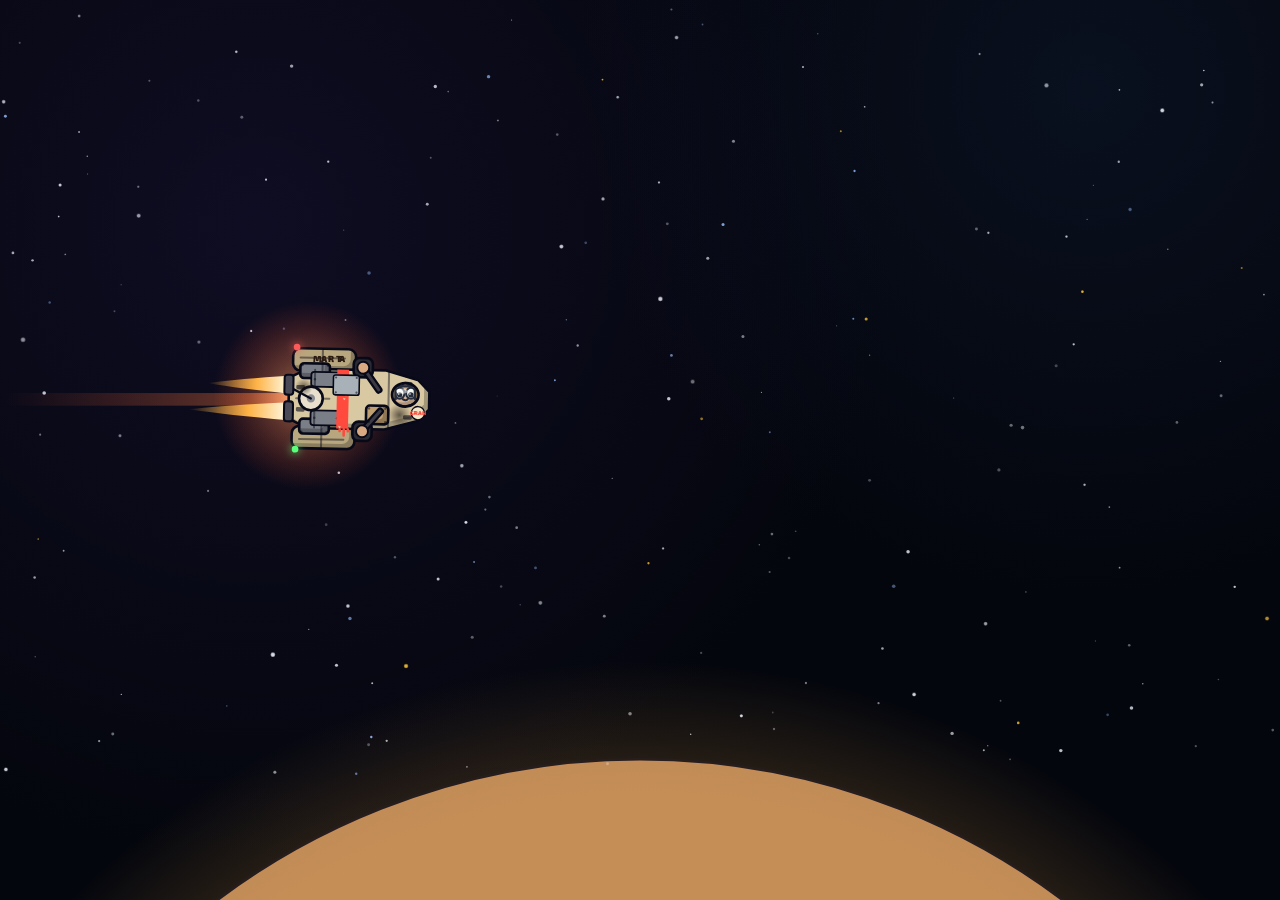
<file: index.html>
<!doctype html>
<html lang="en">
<head>
<meta charset="utf-8">
<meta name="viewport" content="width=device-width, initial-scale=1">
<meta name="theme-color" content="#04060d">
<title>Star Rebellion</title>
<meta http-equiv="refresh" content="0; url=game/index.html">
<script>location.replace('game/index.html'+location.hash);</script>
<style>body{margin:0;background:#04060d;color:#cdd8ec;font:16px system-ui,sans-serif;display:flex;align-items:center;justify-content:center;height:100vh}a{color:#ffb454}</style>
</head>
<body><p>Loading Star Rebellion… <a href="game/index.html">Tap here if it does not start.</a></p></body>
</html>
</file>
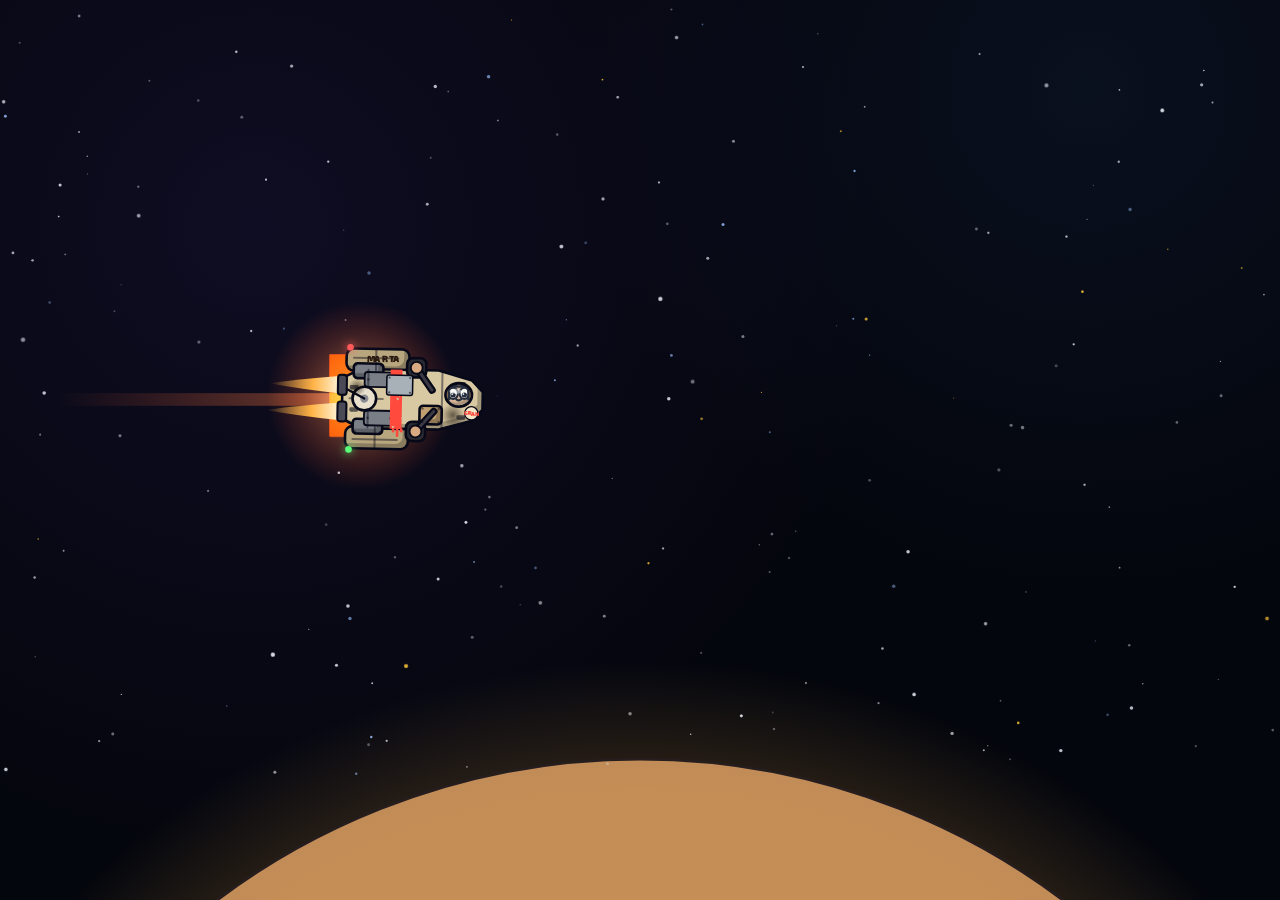
<file: game/index.html>
<meta charset="utf-8">
<meta name="viewport" content="width=device-width, initial-scale=1, maximum-scale=1, user-scalable=no, viewport-fit=cover">
<meta name="apple-mobile-web-app-capable" content="yes">
<meta name="mobile-web-app-capable" content="yes">
<meta name="apple-mobile-web-app-status-bar-style" content="black-translucent">
<meta name="theme-color" content="#04060d">
<meta name="apple-mobile-web-app-title" content="Star Rebellion">
<link rel="apple-touch-icon" href="icon-180.png">
<title>Star Rebellion</title>
<link rel="stylesheet" href="https://fonts.googleapis.com/css2?family=Bungee&family=Exo+2:wght@500;600;700;800&display=swap">
<style>
/* page furniture only; every scene is styled by ui/sr-theme.css, ui/sr-hud.css and ui/scenes.css */
:root{color-scheme:dark;}
html{height:100%;-webkit-text-size-adjust:100%;touch-action:manipulation;overscroll-behavior:none;}
body{height:100%;margin:0;background:var(--sr-void);color:var(--sr-text);font-family:var(--sr-font-ui);overflow:hidden;-webkit-tap-highlight-color:transparent;-webkit-touch-callout:none;}
[hidden]{display:none!important;}
canvas{-webkit-user-select:none;user-select:none;-webkit-touch-callout:none;}
.scene{box-sizing:border-box;padding:env(safe-area-inset-top) env(safe-area-inset-right) env(safe-area-inset-bottom) env(safe-area-inset-left);}
</style>
<link rel="stylesheet" href="ui/sr-theme.css">
<link rel="stylesheet" href="ui/sr-kit.css">
<link rel="stylesheet" href="ui/sr-report.css">
<link rel="stylesheet" href="ui/sr-personnel.css">
<link rel="stylesheet" href="ui/sr-comm.css">
<link rel="stylesheet" href="ui/sr-briefing.css">
<link rel="stylesheet" href="ui/sr-shipfile.css">
<link rel="stylesheet" href="ui/sr-intel.css">
<link rel="stylesheet" href="ui/sr-plan.css">
<link rel="stylesheet" href="ui/sr-hud.css">
<link rel="stylesheet" href="ui/scenes.css">
<link rel="stylesheet" href="ui/arena.css">
<body>
<svg xmlns="http://www.w3.org/2000/svg" width="0" height="0" style="position:absolute" aria-hidden="true" focusable="false"><symbol id="i-credits" viewBox="0 0 24 24"><path d="M12 2.5 20.5 7.25v9.5L12 21.5 3.5 16.75v-9.5Z" fill="none" stroke="currentColor" stroke-width="2.25" stroke-linecap="round" stroke-linejoin="round"/><path d="M12 7.5l3.2 4.5-3.2 4.5-3.2-4.5Z" fill="currentColor"/></symbol><symbol id="i-supplies" viewBox="0 0 24 24"><path d="M4 8h16v12H4Z" fill="none" stroke="currentColor" stroke-width="2.25" stroke-linecap="round" stroke-linejoin="round"/><path d="M4 8l2-4h12l2 4" fill="none" stroke="currentColor" stroke-width="2.25" stroke-linecap="round" stroke-linejoin="round"/><path d="M9.5 12h5" fill="none" stroke="currentColor" stroke-width="2.25" stroke-linecap="round" stroke-linejoin="round"/></symbol><symbol id="i-materials" viewBox="0 0 24 24"><path d="M8 3.5h8l4.25 8.5L16 20.5H8L3.75 12Z" fill="none" stroke="currentColor" stroke-width="2.25" stroke-linecap="round" stroke-linejoin="round"/><path d="M9 12a3 3 0 1 0 6 0a3 3 0 1 0 -6 0" fill="none" stroke="currentColor" stroke-width="2.25" stroke-linecap="round" stroke-linejoin="round"/></symbol><symbol id="i-fuel" viewBox="0 0 24 24"><path d="M12 3s6.5 6.6 6.5 11.2a6.5 6.5 0 0 1-13 0C5.5 9.6 12 3 12 3Z" fill="none" stroke="currentColor" stroke-width="2.25" stroke-linecap="round" stroke-linejoin="round"/><path d="M9.2 14.5a2.8 2.8 0 0 0 2.8 2.8" fill="none" stroke="currentColor" stroke-width="2.25" stroke-linecap="round" stroke-linejoin="round"/></symbol><symbol id="i-intel" viewBox="0 0 24 24"><path d="M12 2.75 20.5 12 12 21.25 3.5 12Z" fill="none" stroke="currentColor" stroke-width="2.25" stroke-linecap="round" stroke-linejoin="round"/><path d="M12 8.25 15.75 12 12 15.75 8.25 12Z" fill="currentColor"/></symbol><symbol id="i-revolution" viewBox="0 0 24 24"><path d="M6 21.5V3.5" fill="none" stroke="currentColor" stroke-width="2.25" stroke-linecap="round" stroke-linejoin="round"/><path d="M6 4h12.5l-3 4.25 3 4.25H6Z" fill="currentColor"/></symbol><symbol id="i-revflame" viewBox="0 0 24 24"><path d="M6 21.5V3.5" fill="none" stroke="currentColor" stroke-width="2.25" stroke-linecap="round" stroke-linejoin="round"/><path d="M6 4c2.6-.9 4.6.9 7.4 0l6-.6-3.1 2.9 4.1 1.6-4 1.6 2.6 3.1-5.6-.5C10.6 13 8.6 11.3 6 12.2Z" fill="currentColor"/><path d="M19.3 15.2a1 1 0 1 0 2 0a1 1 0 1 0 -2 0" fill="currentColor"/><path d="M16.900000000000002 17.4a0.7 0.7 0 1 0 1.4 0a0.7 0.7 0 1 0 -1.4 0" fill="currentColor"/></symbol><symbol id="i-day" viewBox="0 0 24 24"><path d="M4 6h16v14H4Z" fill="none" stroke="currentColor" stroke-width="2.25" stroke-linecap="round" stroke-linejoin="round"/><path d="M4 10.5h16" fill="none" stroke="currentColor" stroke-width="2.25" stroke-linecap="round" stroke-linejoin="round"/><path d="M8.5 3.5v5" fill="none" stroke="currentColor" stroke-width="2.25" stroke-linecap="round" stroke-linejoin="round"/><path d="M15.5 3.5v5" fill="none" stroke="currentColor" stroke-width="2.25" stroke-linecap="round" stroke-linejoin="round"/></symbol><symbol id="i-signal" viewBox="0 0 24 24"><path d="M10 12a2 2 0 1 0 4 0a2 2 0 1 0 -4 0" fill="none" stroke="currentColor" stroke-width="2.25" stroke-linecap="round" stroke-linejoin="round"/><path d="M8 8a5.6 5.6 0 0 0 0 8" fill="none" stroke="currentColor" stroke-width="2.25" stroke-linecap="round" stroke-linejoin="round"/><path d="M16 8a5.6 5.6 0 0 1 0 8" fill="none" stroke="currentColor" stroke-width="2.25" stroke-linecap="round" stroke-linejoin="round"/><path d="M5 5a9.9 9.9 0 0 0 0 14" fill="none" stroke="currentColor" stroke-width="2.25" stroke-linecap="round" stroke-linejoin="round"/><path d="M19 5a9.9 9.9 0 0 1 0 14" fill="none" stroke="currentColor" stroke-width="2.25" stroke-linecap="round" stroke-linejoin="round"/></symbol><symbol id="i-move" viewBox="0 0 24 24"><path d="M5 19 18 6" fill="none" stroke="currentColor" stroke-width="2.25" stroke-linecap="round" stroke-linejoin="round"/><path d="M10 5.5h8.5V14" fill="none" stroke="currentColor" stroke-width="2.25" stroke-linecap="round" stroke-linejoin="round"/></symbol><symbol id="i-sprint" viewBox="0 0 24 24"><path d="M4 6l6 6-6 6" fill="none" stroke="currentColor" stroke-width="2.25" stroke-linecap="round" stroke-linejoin="round"/><path d="M12 6l6 6-6 6" fill="none" stroke="currentColor" stroke-width="2.25" stroke-linecap="round" stroke-linejoin="round"/></symbol><symbol id="i-hold" viewBox="0 0 24 24"><path d="M2.5 12S6 6 12 6s9.5 6 9.5 6-3.5 6-9.5 6-9.5-6-9.5-6Z" fill="none" stroke="currentColor" stroke-width="2.25" stroke-linecap="round" stroke-linejoin="round"/><path d="M9.4 12a2.6 2.6 0 1 0 5.2 0a2.6 2.6 0 1 0 -5.2 0" fill="currentColor"/></symbol><symbol id="i-cover" viewBox="0 0 24 24"><path d="M12 3l7.5 3v5.5c0 4.8-3.2 8.3-7.5 9.9-4.3-1.6-7.5-5.1-7.5-9.9V6Z" fill="none" stroke="currentColor" stroke-width="2.25" stroke-linecap="round" stroke-linejoin="round"/><path d="M8.5 12.2l2.4 2.4 4.6-4.8" fill="none" stroke="currentColor" stroke-width="2.25" stroke-linecap="round" stroke-linejoin="round"/></symbol><symbol id="i-lockin" viewBox="0 0 24 24"><path d="M3.5 12a8.5 8.5 0 1 0 17.0 0a8.5 8.5 0 1 0 -17.0 0" fill="none" stroke="currentColor" stroke-width="2.25" stroke-linecap="round" stroke-linejoin="round"/><path d="M8 12a4 4 0 1 0 8 0a4 4 0 1 0 -8 0" fill="none" stroke="currentColor" stroke-width="2.25" stroke-linecap="round" stroke-linejoin="round"/><path d="M10.8 12a1.2 1.2 0 1 0 2.4 0a1.2 1.2 0 1 0 -2.4 0" fill="currentColor"/></symbol><symbol id="i-loot" viewBox="0 0 24 24"><path d="M8.5 8V6a3.5 3.5 0 0 1 7 0v2" fill="none" stroke="currentColor" stroke-width="2.25" stroke-linecap="round" stroke-linejoin="round"/><path d="M5 8h14l-1.2 12.5H6.2Z" fill="none" stroke="currentColor" stroke-width="2.25" stroke-linecap="round" stroke-linejoin="round"/></symbol><symbol id="i-work" viewBox="0 0 24 24"><path d="M14.7 3.4a5 5 0 0 0-4.5 6.9l-6.5 6.5a2.1 2.1 0 0 0 3 3l6.5-6.5a5 5 0 0 0 6.9-4.5l-3 3-2.8-.6-.6-2.8 3-3a5 5 0 0 0-2-.6Z" fill="none" stroke="currentColor" stroke-width="2.25" stroke-linecap="round" stroke-linejoin="round"/></symbol><symbol id="i-sneak" viewBox="0 0 24 24"><path d="M2.5 9.2c3.6-3.2 15.4-3.2 19 0v2.6c-2.1 4.6-5.5 6.2-9.5 6.2s-7.4-1.6-9.5-6.2Z" fill="none" stroke="currentColor" stroke-width="2.25" stroke-linecap="round" stroke-linejoin="round"/><path d="M6.4 11.6c.9-1.4 3.6-1.4 4.4 0-.9 1.2-3.5 1.2-4.4 0Z" fill="currentColor"/><path d="M13.2 11.6c.9-1.4 3.6-1.4 4.4 0-.9 1.2-3.5 1.2-4.4 0Z" fill="currentColor"/></symbol><symbol id="i-attack" viewBox="0 0 24 24"><path d="M5 12a7 7 0 1 0 14 0a7 7 0 1 0 -14 0" fill="none" stroke="currentColor" stroke-width="2.25" stroke-linecap="round" stroke-linejoin="round"/><path d="M12 2v5.5" fill="none" stroke="currentColor" stroke-width="2.25" stroke-linecap="round" stroke-linejoin="round"/><path d="M12 16.5V22" fill="none" stroke="currentColor" stroke-width="2.25" stroke-linecap="round" stroke-linejoin="round"/><path d="M2 12h5.5" fill="none" stroke="currentColor" stroke-width="2.25" stroke-linecap="round" stroke-linejoin="round"/><path d="M16.5 12H22" fill="none" stroke="currentColor" stroke-width="2.25" stroke-linecap="round" stroke-linejoin="round"/><path d="M10.6 12a1.4 1.4 0 1 0 2.8 0a1.4 1.4 0 1 0 -2.8 0" fill="currentColor"/></symbol><symbol id="i-grenade" viewBox="0 0 24 24"><path d="M5.5 14.5a6.5 6.5 0 1 0 13.0 0a6.5 6.5 0 1 0 -13.0 0" fill="none" stroke="currentColor" stroke-width="2.25" stroke-linecap="round" stroke-linejoin="round"/><path d="M10 8V5h4v3" fill="none" stroke="currentColor" stroke-width="2.25" stroke-linecap="round" stroke-linejoin="round"/><path d="M14 5.2l3.5-2.2" fill="none" stroke="currentColor" stroke-width="2.25" stroke-linecap="round" stroke-linejoin="round"/></symbol><symbol id="i-stim" viewBox="0 0 24 24"><path d="M15 3l6 6" fill="none" stroke="currentColor" stroke-width="2.25" stroke-linecap="round" stroke-linejoin="round"/><path d="M18 6l-9.5 9.5-3.5.5.5-3.5L15 3" fill="none" stroke="currentColor" stroke-width="2.25" stroke-linecap="round" stroke-linejoin="round"/><path d="M5 19l-2.5 2.5" fill="none" stroke="currentColor" stroke-width="2.25" stroke-linecap="round" stroke-linejoin="round"/><path d="M11 7.5l2 2" fill="none" stroke="currentColor" stroke-width="2.25" stroke-linecap="round" stroke-linejoin="round"/><path d="M9 9.5l2 2" fill="none" stroke="currentColor" stroke-width="2.25" stroke-linecap="round" stroke-linejoin="round"/></symbol><symbol id="i-clear" viewBox="0 0 24 24"><path d="M6 6l12 12" fill="none" stroke="currentColor" stroke-width="2.25" stroke-linecap="round" stroke-linejoin="round"/><path d="M18 6 6 18" fill="none" stroke="currentColor" stroke-width="2.25" stroke-linecap="round" stroke-linejoin="round"/></symbol><symbol id="i-execute" viewBox="0 0 24 24"><path d="M4 5.5l8.5 6.5L4 18.5Z" fill="currentColor"/><path d="M12.5 5.5 21 12l-8.5 6.5Z" fill="currentColor"/></symbol><symbol id="i-gun" viewBox="0 0 24 24"><path d="M2 10.2h13.6l2.6-1.7H22v3.4l-2.8 1H9.6l-2 4H4.4l1.2-4H2Z" fill="currentColor"/></symbol><symbol id="i-pistol" viewBox="0 0 24 24"><path d="M3 7.5h15v4h-5.5l-1.6 5.5H6.8l1.6-5.5H3Z" fill="currentColor"/></symbol><symbol id="i-plasma" viewBox="0 0 24 24"><path d="M13.5 2 4 14h7l-1.5 8L19 10h-7Z" fill="currentColor"/></symbol><symbol id="i-ballistic" viewBox="0 0 24 24"><path d="M6 21v-9.5L8 6l2 5.5V21Z" fill="none" stroke="currentColor" stroke-width="2.25" stroke-linecap="round" stroke-linejoin="round"/><path d="M14 21v-9.5L16 6l2 5.5V21Z" fill="none" stroke="currentColor" stroke-width="2.25" stroke-linecap="round" stroke-linejoin="round"/></symbol><symbol id="i-missile" viewBox="0 0 24 24"><path d="M4.5 19.5l2.6-5.8L16 4.8 20 4l-.8 4-8.9 8.9Z" fill="none" stroke="currentColor" stroke-width="2.25" stroke-linecap="round" stroke-linejoin="round"/><path d="M7.1 13.7 4 13l1.5-2.6 3.8.2" fill="none" stroke="currentColor" stroke-width="2.25" stroke-linecap="round" stroke-linejoin="round"/><path d="M10.3 16.9 11 20l2.6-1.5-.2-3.8" fill="none" stroke="currentColor" stroke-width="2.25" stroke-linecap="round" stroke-linejoin="round"/></symbol><symbol id="i-ship" viewBox="0 0 24 24"><path d="M12 2l8 18.5-8-4.2-8 4.2Z" fill="currentColor"/></symbol><symbol id="i-turret" viewBox="0 0 24 24"><path d="M4 20.5h16" fill="none" stroke="currentColor" stroke-width="2.25" stroke-linecap="round" stroke-linejoin="round"/><path d="M7 20.5v-4h10v4" fill="none" stroke="currentColor" stroke-width="2.25" stroke-linecap="round" stroke-linejoin="round"/><path d="M9 16.5v-3.5a3 3 0 0 1 6 0v3.5" fill="none" stroke="currentColor" stroke-width="2.25" stroke-linecap="round" stroke-linejoin="round"/><path d="M14 11.5l7-4" fill="none" stroke="currentColor" stroke-width="2.25" stroke-linecap="round" stroke-linejoin="round"/></symbol><symbol id="i-leave" viewBox="0 0 24 24"><path d="M10 4.5H5v15h5" fill="none" stroke="currentColor" stroke-width="2.25" stroke-linecap="round" stroke-linejoin="round"/><path d="M14 8l4 4-4 4" fill="none" stroke="currentColor" stroke-width="2.25" stroke-linecap="round" stroke-linejoin="round"/><path d="M18 12H9.5" fill="none" stroke="currentColor" stroke-width="2.25" stroke-linecap="round" stroke-linejoin="round"/></symbol><symbol id="i-enter" viewBox="0 0 24 24"><path d="M14 4.5h5v15h-5" fill="none" stroke="currentColor" stroke-width="2.25" stroke-linecap="round" stroke-linejoin="round"/><path d="M10 8l4 4-4 4" fill="none" stroke="currentColor" stroke-width="2.25" stroke-linecap="round" stroke-linejoin="round"/><path d="M14 12H4.5" fill="none" stroke="currentColor" stroke-width="2.25" stroke-linecap="round" stroke-linejoin="round"/></symbol><symbol id="i-switch" viewBox="0 0 24 24"><path d="M4 8h13" fill="none" stroke="currentColor" stroke-width="2.25" stroke-linecap="round" stroke-linejoin="round"/><path d="M14 4.5 17.5 8 14 11.5" fill="none" stroke="currentColor" stroke-width="2.25" stroke-linecap="round" stroke-linejoin="round"/><path d="M20 16H7" fill="none" stroke="currentColor" stroke-width="2.25" stroke-linecap="round" stroke-linejoin="round"/><path d="M10 12.5 6.5 16 10 19.5" fill="none" stroke="currentColor" stroke-width="2.25" stroke-linecap="round" stroke-linejoin="round"/></symbol><symbol id="i-vehicle" viewBox="0 0 24 24"><path d="M2.5 15.5V12l2.8-5h10.4l3 5h2.8v3.5Z" fill="none" stroke="currentColor" stroke-width="2.25" stroke-linecap="round" stroke-linejoin="round"/><path d="M5.3 12h13.4" fill="none" stroke="currentColor" stroke-width="2.25" stroke-linecap="round" stroke-linejoin="round"/><path d="M4.8 17a2.2 2.2 0 1 0 4.4 0a2.2 2.2 0 1 0 -4.4 0" fill="currentColor"/><path d="M14.8 17a2.2 2.2 0 1 0 4.4 0a2.2 2.2 0 1 0 -4.4 0" fill="currentColor"/></symbol><symbol id="i-unjam" viewBox="0 0 24 24"><path d="M5 13h10l3-2h2.5v3l-2 .8H10l-1.6 3H5.6l1-3H5Z" fill="none" stroke="currentColor" stroke-width="2.25" stroke-linecap="round" stroke-linejoin="round"/><path d="M8 4l1.5 3" fill="none" stroke="currentColor" stroke-width="2.25" stroke-linecap="round" stroke-linejoin="round"/><path d="M12.5 3v3.5" fill="none" stroke="currentColor" stroke-width="2.25" stroke-linecap="round" stroke-linejoin="round"/><path d="M17 4l-1.5 3" fill="none" stroke="currentColor" stroke-width="2.25" stroke-linecap="round" stroke-linejoin="round"/></symbol><symbol id="i-hack" viewBox="0 0 24 24"><path d="M3 5h18v12H3Z" fill="none" stroke="currentColor" stroke-width="2.25" stroke-linecap="round" stroke-linejoin="round"/><path d="M7 9.5l2.5 2L7 13.5" fill="none" stroke="currentColor" stroke-width="2.25" stroke-linecap="round" stroke-linejoin="round"/><path d="M11.5 13.5H15" fill="none" stroke="currentColor" stroke-width="2.25" stroke-linecap="round" stroke-linejoin="round"/><path d="M8.5 20.5h7" fill="none" stroke="currentColor" stroke-width="2.25" stroke-linecap="round" stroke-linejoin="round"/></symbol><symbol id="i-firesupport" viewBox="0 0 24 24"><path d="M5.5 13a6.5 6.5 0 1 0 13.0 0a6.5 6.5 0 1 0 -13.0 0" fill="none" stroke="currentColor" stroke-width="2.25" stroke-linecap="round" stroke-linejoin="round"/><path d="M12 9.5v7" fill="none" stroke="currentColor" stroke-width="2.25" stroke-linecap="round" stroke-linejoin="round"/><path d="M8.5 13h7" fill="none" stroke="currentColor" stroke-width="2.25" stroke-linecap="round" stroke-linejoin="round"/><path d="M12 1.5l1 2.6 2.6 1-2.6 1-1 2.6-1-2.6-2.6-1 2.6-1Z" fill="currentColor"/></symbol><symbol id="i-extract" viewBox="0 0 24 24"><path d="M12 21V8" fill="none" stroke="currentColor" stroke-width="2.25" stroke-linecap="round" stroke-linejoin="round"/><path d="M7 12.5l5-5 5 5" fill="none" stroke="currentColor" stroke-width="2.25" stroke-linecap="round" stroke-linejoin="round"/><path d="M5 3.5h14" fill="none" stroke="currentColor" stroke-width="2.25" stroke-linecap="round" stroke-linejoin="round"/></symbol><symbol id="i-targetlock" viewBox="0 0 24 24"><path d="M3.5 8.5v-5h5" fill="none" stroke="currentColor" stroke-width="2.25" stroke-linecap="round" stroke-linejoin="round"/><path d="M15.5 3.5h5v5" fill="none" stroke="currentColor" stroke-width="2.25" stroke-linecap="round" stroke-linejoin="round"/><path d="M20.5 15.5v5h-5" fill="none" stroke="currentColor" stroke-width="2.25" stroke-linecap="round" stroke-linejoin="round"/><path d="M8.5 20.5h-5v-5" fill="none" stroke="currentColor" stroke-width="2.25" stroke-linecap="round" stroke-linejoin="round"/><path d="M12 7.5 16.5 12 12 16.5 7.5 12Z" fill="currentColor"/></symbol><symbol id="i-evade" viewBox="0 0 24 24"><path d="M3 18l4-6 4 3 4-8 3 4 3-3" fill="none" stroke="currentColor" stroke-width="2.25" stroke-linecap="round" stroke-linejoin="round"/></symbol><symbol id="i-angle" viewBox="0 0 24 24"><path d="M12 3l7.5 3v5.5c0 4.8-3.2 8.3-7.5 9.9-4.3-1.6-7.5-5.1-7.5-9.9V6Z" fill="none" stroke="currentColor" stroke-width="2.25" stroke-linecap="round" stroke-linejoin="round"/><path d="M8.5 12a3.5 3.5 0 0 1 6.2-2.2" fill="none" stroke="currentColor" stroke-width="2.25" stroke-linecap="round" stroke-linejoin="round"/><path d="M14.9 7.5v2.6h-2.6" fill="none" stroke="currentColor" stroke-width="2.25" stroke-linecap="round" stroke-linejoin="round"/></symbol><symbol id="i-boost" viewBox="0 0 24 24"><path d="M12 3l7.5 3v5.5c0 4.8-3.2 8.3-7.5 9.9-4.3-1.6-7.5-5.1-7.5-9.9V6Z" fill="none" stroke="currentColor" stroke-width="2.25" stroke-linecap="round" stroke-linejoin="round"/><path d="M12 8.5v7" fill="none" stroke="currentColor" stroke-width="2.25" stroke-linecap="round" stroke-linejoin="round"/><path d="M8.5 12h7" fill="none" stroke="currentColor" stroke-width="2.25" stroke-linecap="round" stroke-linejoin="round"/></symbol><symbol id="i-patch" viewBox="0 0 24 24"><path d="M4.6 13.9 13.9 4.6a3.3 3.3 0 0 1 4.7 0l.8.8a3.3 3.3 0 0 1 0 4.7l-9.3 9.3a3.3 3.3 0 0 1-4.7 0l-.8-.8a3.3 3.3 0 0 1 0-4.7Z" fill="none" stroke="currentColor" stroke-width="2.25" stroke-linecap="round" stroke-linejoin="round"/><path d="M10 10h.01" fill="none" stroke="currentColor" stroke-width="2.25" stroke-linecap="round" stroke-linejoin="round"/><path d="M14 14h.01" fill="none" stroke="currentColor" stroke-width="2.25" stroke-linecap="round" stroke-linejoin="round"/><path d="M12 12h.01" fill="none" stroke="currentColor" stroke-width="2.25" stroke-linecap="round" stroke-linejoin="round"/></symbol><symbol id="i-roll" viewBox="0 0 24 24"><path d="M3.5 12a8.5 4 0 1 0 17 0" fill="none" stroke="currentColor" stroke-width="2.25" stroke-linecap="round" stroke-linejoin="round"/><path d="M20.5 12a8.5 4 0 0 0-14-3" fill="none" stroke="currentColor" stroke-width="2.25" stroke-linecap="round" stroke-linejoin="round"/><path d="M5 6.5l1.5 2.6 2.8-.8" fill="none" stroke="currentColor" stroke-width="2.25" stroke-linecap="round" stroke-linejoin="round"/><path d="M12 9.5 14.5 12 12 14.5 9.5 12Z" fill="currentColor"/></symbol><symbol id="i-pass" viewBox="0 0 24 24"><path d="M6 5v14" fill="none" stroke="currentColor" stroke-width="2.25" stroke-linecap="round" stroke-linejoin="round"/><path d="M10 5l9 7-9 7Z" fill="none" stroke="currentColor" stroke-width="2.25" stroke-linecap="round" stroke-linejoin="round"/></symbol><symbol id="i-people" viewBox="0 0 24 24"><path d="M5.8 8a3.2 3.2 0 1 0 6.4 0a3.2 3.2 0 1 0 -6.4 0" fill="none" stroke="currentColor" stroke-width="2.25" stroke-linecap="round" stroke-linejoin="round"/><path d="M3 19.5c.6-3.6 3-5.5 6-5.5s5.4 1.9 6 5.5" fill="none" stroke="currentColor" stroke-width="2.25" stroke-linecap="round" stroke-linejoin="round"/><path d="M15.5 4.9a3.2 3.2 0 0 1 0 6.2" fill="none" stroke="currentColor" stroke-width="2.25" stroke-linecap="round" stroke-linejoin="round"/><path d="M17 14.2c2.2.6 3.6 2.4 4 5.3" fill="none" stroke="currentColor" stroke-width="2.25" stroke-linecap="round" stroke-linejoin="round"/></symbol><symbol id="i-dial" viewBox="0 0 24 24"><path d="M12 20V8" fill="none" stroke="currentColor" stroke-width="2.25" stroke-linecap="round" stroke-linejoin="round"/><path d="M7.5 12 12 7.5 16.5 12" fill="none" stroke="currentColor" stroke-width="2.25" stroke-linecap="round" stroke-linejoin="round"/><path d="M5 20a7 7 0 0 1 2-5" fill="none" stroke="currentColor" stroke-width="2.25" stroke-linecap="round" stroke-linejoin="round"/><path d="M19 20a7 7 0 0 0-2-5" fill="none" stroke="currentColor" stroke-width="2.25" stroke-linecap="round" stroke-linejoin="round"/></symbol><symbol id="i-cool" viewBox="0 0 24 24"><path d="M12 3v18" fill="none" stroke="currentColor" stroke-width="2.25" stroke-linecap="round" stroke-linejoin="round"/><path d="M4.2 7.5l15.6 9" fill="none" stroke="currentColor" stroke-width="2.25" stroke-linecap="round" stroke-linejoin="round"/><path d="M4.2 16.5l15.6-9" fill="none" stroke="currentColor" stroke-width="2.25" stroke-linecap="round" stroke-linejoin="round"/><path d="M9.5 4.5 12 7l2.5-2.5" fill="none" stroke="currentColor" stroke-width="2.25" stroke-linecap="round" stroke-linejoin="round"/><path d="M9.5 19.5 12 17l2.5 2.5" fill="none" stroke="currentColor" stroke-width="2.25" stroke-linecap="round" stroke-linejoin="round"/></symbol><symbol id="i-panic" viewBox="0 0 24 24"><path d="M12 3.2 21.8 20H2.2Z" fill="none" stroke="currentColor" stroke-width="2.25" stroke-linecap="round" stroke-linejoin="round"/><path d="M12 9.5v4.5" fill="none" stroke="currentColor" stroke-width="2.25" stroke-linecap="round" stroke-linejoin="round"/><path d="M12 17.2h.01" fill="none" stroke="currentColor" stroke-width="2.25" stroke-linecap="round" stroke-linejoin="round"/></symbol><symbol id="i-eye" viewBox="0 0 24 24"><path d="M2.5 12S6 5.8 12 5.8 21.5 12 21.5 12 18 18.2 12 18.2 2.5 12 2.5 12Z" fill="none" stroke="currentColor" stroke-width="2.25" stroke-linecap="round" stroke-linejoin="round"/><path d="M9.2 12a2.8 2.8 0 1 0 5.6 0a2.8 2.8 0 1 0 -5.6 0" fill="none" stroke="currentColor" stroke-width="2.25" stroke-linecap="round" stroke-linejoin="round"/></symbol><symbol id="i-heart" viewBox="0 0 24 24"><path d="M12 20.2s-8.2-5-8.2-10.8A4.6 4.6 0 0 1 12 7a4.6 4.6 0 0 1 8.2 2.4c0 5.8-8.2 10.8-8.2 10.8Z" fill="none" stroke="currentColor" stroke-width="2.25" stroke-linecap="round" stroke-linejoin="round"/></symbol><symbol id="i-skull" viewBox="0 0 24 24"><path d="M4.8 11a7.2 7.2 0 1 1 14.4 0v4.2h-3V19H7.8v-3.8h-3Z" fill="none" stroke="currentColor" stroke-width="2.25" stroke-linecap="round" stroke-linejoin="round"/><path d="M9 11.2h.01" fill="none" stroke="currentColor" stroke-width="2.25" stroke-linecap="round" stroke-linejoin="round"/><path d="M15 11.2h.01" fill="none" stroke="currentColor" stroke-width="2.25" stroke-linecap="round" stroke-linejoin="round"/><path d="M11 19v-2" fill="none" stroke="currentColor" stroke-width="2.25" stroke-linecap="round" stroke-linejoin="round"/><path d="M13 19v-2" fill="none" stroke="currentColor" stroke-width="2.25" stroke-linecap="round" stroke-linejoin="round"/></symbol><symbol id="i-star" viewBox="0 0 24 24"><path d="M12 2.8l2.8 5.9 6.4.8-4.7 4.4 1.2 6.4L12 17.2l-5.7 3.1 1.2-6.4-4.7-4.4 6.4-.8Z" fill="none" stroke="currentColor" stroke-width="2.25" stroke-linecap="round" stroke-linejoin="round"/></symbol><symbol id="i-lock" viewBox="0 0 24 24"><path d="M5.5 11h13v10h-13Z" fill="none" stroke="currentColor" stroke-width="2.25" stroke-linecap="round" stroke-linejoin="round"/><path d="M8.5 11V8a3.5 3.5 0 0 1 7 0v3" fill="none" stroke="currentColor" stroke-width="2.25" stroke-linecap="round" stroke-linejoin="round"/></symbol><symbol id="i-check" viewBox="0 0 24 24"><path d="M4 12.5l5 5L20 6.5" fill="none" stroke="currentColor" stroke-width="2.25" stroke-linecap="round" stroke-linejoin="round"/></symbol><symbol id="i-sword" viewBox="0 0 24 24"><path d="M20 4 9.5 14.5" fill="none" stroke="currentColor" stroke-width="2.25" stroke-linecap="round" stroke-linejoin="round"/><path d="M20 4h-4.5" fill="none" stroke="currentColor" stroke-width="2.25" stroke-linecap="round" stroke-linejoin="round"/><path d="M20 4v4.5" fill="none" stroke="currentColor" stroke-width="2.25" stroke-linecap="round" stroke-linejoin="round"/><path d="M6 11.5l6.5 6.5" fill="none" stroke="currentColor" stroke-width="2.25" stroke-linecap="round" stroke-linejoin="round"/><path d="M8.2 15.8 4 20" fill="none" stroke="currentColor" stroke-width="2.25" stroke-linecap="round" stroke-linejoin="round"/></symbol><symbol id="i-shield" viewBox="0 0 24 24"><path d="M12 3l7.5 3v5.5c0 4.8-3.2 8.3-7.5 9.9-4.3-1.6-7.5-5.1-7.5-9.9V6Z" fill="none" stroke="currentColor" stroke-width="2.25" stroke-linecap="round" stroke-linejoin="round"/></symbol><symbol id="i-d20" viewBox="0 0 24 24"><path d="M12 2.5 20.5 7.3v9.4L12 21.5 3.5 16.7V7.3Z" fill="none" stroke="currentColor" stroke-width="2.25" stroke-linecap="round" stroke-linejoin="round"/><path d="M12 2.5 7.5 15h9Z" fill="none" stroke="currentColor" stroke-width="2.25" stroke-linecap="round" stroke-linejoin="round"/><path d="M3.5 7.3 7.5 15 3.5 16.7" fill="none" stroke="currentColor" stroke-width="2.25" stroke-linecap="round" stroke-linejoin="round"/><path d="M20.5 7.3 16.5 15l4 1.7" fill="none" stroke="currentColor" stroke-width="2.25" stroke-linecap="round" stroke-linejoin="round"/><path d="M7.5 15 12 21.5 16.5 15" fill="none" stroke="currentColor" stroke-width="2.25" stroke-linecap="round" stroke-linejoin="round"/></symbol><symbol id="i-soldier" viewBox="0 0 24 24"><path d="M5 13.5a7 7 0 0 1 14 0" fill="none" stroke="currentColor" stroke-width="2.25" stroke-linecap="round" stroke-linejoin="round"/><path d="M3.5 13.5h17" fill="none" stroke="currentColor" stroke-width="2.25" stroke-linecap="round" stroke-linejoin="round"/><path d="M8 13.5v3.5a4 4 0 0 0 8 0v-3.5" fill="none" stroke="currentColor" stroke-width="2.25" stroke-linecap="round" stroke-linejoin="round"/></symbol><symbol id="i-pilot" viewBox="0 0 24 24"><path d="M5 14a7 7 0 0 1 14 0v4.5H5Z" fill="none" stroke="currentColor" stroke-width="2.25" stroke-linecap="round" stroke-linejoin="round"/><path d="M8.5 11.5h7" fill="none" stroke="currentColor" stroke-width="2.25" stroke-linecap="round" stroke-linejoin="round"/><path d="M2.5 11l2.5 1" fill="none" stroke="currentColor" stroke-width="2.25" stroke-linecap="round" stroke-linejoin="round"/><path d="M21.5 11l-2.5 1" fill="none" stroke="currentColor" stroke-width="2.25" stroke-linecap="round" stroke-linejoin="round"/></symbol><symbol id="i-support" viewBox="0 0 24 24"><path d="M4.5 14v-2a7.5 7.5 0 0 1 15 0v2" fill="none" stroke="currentColor" stroke-width="2.25" stroke-linecap="round" stroke-linejoin="round"/><path d="M4.5 14h3v5.5h-3Z" fill="none" stroke="currentColor" stroke-width="2.25" stroke-linecap="round" stroke-linejoin="round"/><path d="M16.5 14h3v5.5h-3Z" fill="none" stroke="currentColor" stroke-width="2.25" stroke-linecap="round" stroke-linejoin="round"/><path d="M19.5 19.5c0 1.5-2 2.5-5 2.5" fill="none" stroke="currentColor" stroke-width="2.25" stroke-linecap="round" stroke-linejoin="round"/></symbol><symbol id="i-marine" viewBox="0 0 24 24"><path d="M12 3l7.5 3v5.5c0 4.8-3.2 8.3-7.5 9.9-4.3-1.6-7.5-5.1-7.5-9.9V6Z" fill="none" stroke="currentColor" stroke-width="2.25" stroke-linecap="round" stroke-linejoin="round"/><path d="M8 10.5h8v3H8Z" fill="none" stroke="currentColor" stroke-width="2.25" stroke-linecap="round" stroke-linejoin="round"/></symbol><symbol id="i-galaxy" viewBox="0 0 24 24"><path d="M7 12a5 5 0 1 0 10 0a5 5 0 1 0 -10 0" fill="none" stroke="currentColor" stroke-width="2.25" stroke-linecap="round" stroke-linejoin="round"/><path d="M5.3 8.6C2.8 9.8 1.6 11.3 2.2 12.5c1 2 6.4 1.4 12-1.4S23 4.9 22 2.9c-.5-1-2.2-1.2-4.4-.6" fill="none" stroke="currentColor" stroke-width="2.25" stroke-linecap="round" stroke-linejoin="round"/></symbol><symbol id="i-missions" viewBox="0 0 24 24"><path d="M6.5 4.5h11v17h-11Z" fill="none" stroke="currentColor" stroke-width="2.25" stroke-linecap="round" stroke-linejoin="round"/><path d="M9.5 2.5h5v3.5h-5Z" fill="none" stroke="currentColor" stroke-width="2.25" stroke-linecap="round" stroke-linejoin="round"/><path d="M9.5 11h5" fill="none" stroke="currentColor" stroke-width="2.25" stroke-linecap="round" stroke-linejoin="round"/><path d="M9.5 15h5" fill="none" stroke="currentColor" stroke-width="2.25" stroke-linecap="round" stroke-linejoin="round"/></symbol><symbol id="i-base" viewBox="0 0 24 24"><path d="M3.5 11 12 4l8.5 7v10h-17Z" fill="none" stroke="currentColor" stroke-width="2.25" stroke-linecap="round" stroke-linejoin="round"/><path d="M10 21v-5.5h4V21" fill="none" stroke="currentColor" stroke-width="2.25" stroke-linecap="round" stroke-linejoin="round"/></symbol><symbol id="i-hangar" viewBox="0 0 24 24"><path d="M3 20.5V11a9 9 0 0 1 18 0v9.5" fill="none" stroke="currentColor" stroke-width="2.25" stroke-linecap="round" stroke-linejoin="round"/><path d="M1.5 20.5h21" fill="none" stroke="currentColor" stroke-width="2.25" stroke-linecap="round" stroke-linejoin="round"/><path d="M8 20.5V15h8v5.5" fill="none" stroke="currentColor" stroke-width="2.25" stroke-linecap="round" stroke-linejoin="round"/></symbol><symbol id="i-zoomin" viewBox="0 0 24 24"><path d="M3.5 10.5a7 7 0 1 0 14 0a7 7 0 1 0 -14 0" fill="none" stroke="currentColor" stroke-width="2.25" stroke-linecap="round" stroke-linejoin="round"/><path d="M20.5 20.5 15.5 15.5" fill="none" stroke="currentColor" stroke-width="2.25" stroke-linecap="round" stroke-linejoin="round"/><path d="M7.5 10.5h6" fill="none" stroke="currentColor" stroke-width="2.25" stroke-linecap="round" stroke-linejoin="round"/><path d="M10.5 7.5v6" fill="none" stroke="currentColor" stroke-width="2.25" stroke-linecap="round" stroke-linejoin="round"/></symbol><symbol id="i-zoomout" viewBox="0 0 24 24"><path d="M3.5 10.5a7 7 0 1 0 14 0a7 7 0 1 0 -14 0" fill="none" stroke="currentColor" stroke-width="2.25" stroke-linecap="round" stroke-linejoin="round"/><path d="M20.5 20.5 15.5 15.5" fill="none" stroke="currentColor" stroke-width="2.25" stroke-linecap="round" stroke-linejoin="round"/><path d="M7.5 10.5h6" fill="none" stroke="currentColor" stroke-width="2.25" stroke-linecap="round" stroke-linejoin="round"/></symbol><symbol id="i-fit" viewBox="0 0 24 24"><path d="M4 9V4h5" fill="none" stroke="currentColor" stroke-width="2.25" stroke-linecap="round" stroke-linejoin="round"/><path d="M15 4h5v5" fill="none" stroke="currentColor" stroke-width="2.25" stroke-linecap="round" stroke-linejoin="round"/><path d="M20 15v5h-5" fill="none" stroke="currentColor" stroke-width="2.25" stroke-linecap="round" stroke-linejoin="round"/><path d="M9 20H4v-5" fill="none" stroke="currentColor" stroke-width="2.25" stroke-linecap="round" stroke-linejoin="round"/></symbol><symbol id="i-follow" viewBox="0 0 24 24"><path d="M2.5 7h12v10h-12Z" fill="none" stroke="currentColor" stroke-width="2.25" stroke-linecap="round" stroke-linejoin="round"/><path d="M14.5 10.5l7-3.5v10l-7-3.5" fill="none" stroke="currentColor" stroke-width="2.25" stroke-linecap="round" stroke-linejoin="round"/></symbol><symbol id="i-soundon" viewBox="0 0 24 24"><path d="M3.5 9h4l5-4v14l-5-4h-4Z" fill="none" stroke="currentColor" stroke-width="2.25" stroke-linecap="round" stroke-linejoin="round"/><path d="M16.2 8.8a4.6 4.6 0 0 1 0 6.4" fill="none" stroke="currentColor" stroke-width="2.25" stroke-linecap="round" stroke-linejoin="round"/><path d="M18.8 6.2a8.3 8.3 0 0 1 0 11.6" fill="none" stroke="currentColor" stroke-width="2.25" stroke-linecap="round" stroke-linejoin="round"/></symbol><symbol id="i-soundoff" viewBox="0 0 24 24"><path d="M3.5 9h4l5-4v14l-5-4h-4Z" fill="none" stroke="currentColor" stroke-width="2.25" stroke-linecap="round" stroke-linejoin="round"/><path d="M16.5 9.5l5 5" fill="none" stroke="currentColor" stroke-width="2.25" stroke-linecap="round" stroke-linejoin="round"/><path d="M21.5 9.5l-5 5" fill="none" stroke="currentColor" stroke-width="2.25" stroke-linecap="round" stroke-linejoin="round"/></symbol><symbol id="i-menu" viewBox="0 0 24 24"><path d="M4 6.5h16" fill="none" stroke="currentColor" stroke-width="2.25" stroke-linecap="round" stroke-linejoin="round"/><path d="M4 12h16" fill="none" stroke="currentColor" stroke-width="2.25" stroke-linecap="round" stroke-linejoin="round"/><path d="M4 17.5h16" fill="none" stroke="currentColor" stroke-width="2.25" stroke-linecap="round" stroke-linejoin="round"/></symbol><symbol id="i-help" viewBox="0 0 24 24"><path d="M3 12a9 9 0 1 0 18 0a9 9 0 1 0 -18 0" fill="none" stroke="currentColor" stroke-width="2.25" stroke-linecap="round" stroke-linejoin="round"/><path d="M9.4 9.4a2.6 2.6 0 1 1 3.6 2.4c-.6.3-1 .9-1 1.6v.6" fill="none" stroke="currentColor" stroke-width="2.25" stroke-linecap="round" stroke-linejoin="round"/><path d="M12 17.2h.01" fill="none" stroke="currentColor" stroke-width="2.25" stroke-linecap="round" stroke-linejoin="round"/></symbol><symbol id="i-restart" viewBox="0 0 24 24"><path d="M4.5 12a7.5 7.5 0 1 0 2.2-5.3" fill="none" stroke="currentColor" stroke-width="2.25" stroke-linecap="round" stroke-linejoin="round"/><path d="M4.5 3.5v4.5H9" fill="none" stroke="currentColor" stroke-width="2.25" stroke-linecap="round" stroke-linejoin="round"/></symbol><symbol id="i-debug" viewBox="0 0 24 24"><path d="M8 8.5a4 4 0 0 1 8 0V16a4 4 0 0 1-8 0Z" fill="none" stroke="currentColor" stroke-width="2.25" stroke-linecap="round" stroke-linejoin="round"/><path d="M3.5 12.5H8" fill="none" stroke="currentColor" stroke-width="2.25" stroke-linecap="round" stroke-linejoin="round"/><path d="M16 12.5h4.5" fill="none" stroke="currentColor" stroke-width="2.25" stroke-linecap="round" stroke-linejoin="round"/><path d="M4.5 7l3.5 2" fill="none" stroke="currentColor" stroke-width="2.25" stroke-linecap="round" stroke-linejoin="round"/><path d="M19.5 7 16 9" fill="none" stroke="currentColor" stroke-width="2.25" stroke-linecap="round" stroke-linejoin="round"/><path d="M4.5 19l3.5-2.2" fill="none" stroke="currentColor" stroke-width="2.25" stroke-linecap="round" stroke-linejoin="round"/><path d="M19.5 19 16 16.8" fill="none" stroke="currentColor" stroke-width="2.25" stroke-linecap="round" stroke-linejoin="round"/></symbol><symbol id="i-comms" viewBox="0 0 24 24"><path d="M3.5 4.5h17v11.5h-10l-6 4.5Z" fill="none" stroke="currentColor" stroke-width="2.25" stroke-linecap="round" stroke-linejoin="round"/></symbol><symbol id="i-chevron" viewBox="0 0 24 24"><path d="M9 5l7 7-7 7" fill="none" stroke="currentColor" stroke-width="2.25" stroke-linecap="round" stroke-linejoin="round"/></symbol><symbol id="i-back" viewBox="0 0 24 24"><path d="M15 5l-7 7 7 7" fill="none" stroke="currentColor" stroke-width="2.25" stroke-linecap="round" stroke-linejoin="round"/></symbol></svg>
<div class="scene sr-app sr-root" id="sc-base">
<div class="sr-shell has-revhub">
  <header class="sr-topbar sr-topbar--hub">
    <div class="sr-topbar__side">
      <div class="sr-topbar__id"><div class="sr-topbar__title">Haven Rock</div><div class="sr-topbar__sub">Hidden base</div></div>
      <div class="sr-resbar">
        <span class="sr-res sr-res--credits" id="resCW" title="Credits"><span class="sr-res__ico"><svg class="sr-ico"><use href="#i-credits"/></svg></span><span class="sr-res__txt"><span class="sr-res__val" id="resC">0</span><span class="sr-res__lbl">Credits</span></span></span>
        <span class="sr-res sr-res--supplies" id="resSW" title="Supplies — food, medicine, morale"><span class="sr-res__ico"><svg class="sr-ico"><use href="#i-supplies"/></svg></span><span class="sr-res__txt"><span class="sr-res__val" id="resS">0</span><span class="sr-res__lbl">Supplies</span></span></span>
      </div>
    </div>
    <div class="sr-revhub" id="revHub" style="--p:0" tabindex="0" aria-label="Revolution Level 1"><span class="sr-revhub__ring"></span><span class="sr-revhub__core"><svg class="sr-ico"><use href="#i-revflame"/></svg><span class="sr-revhub__lvl" id="revNum">I</span><span class="sr-revhub__lbl">REV</span></span><span class="sr-revhub__tip" id="revTip"></span></div>
    <div class="sr-topbar__side">
      <div class="sr-resbar">
        <span class="sr-res sr-res--materials" id="resMW" title="Materials — build and repair"><span class="sr-res__ico"><svg class="sr-ico"><use href="#i-materials"/></svg></span><span class="sr-res__txt"><span class="sr-res__val" id="resM">0</span><span class="sr-res__lbl">Materials</span></span></span>
        <span class="sr-res sr-res--fuel" id="resFW" title="Fuel — burned by every sortie"><span class="sr-res__ico"><svg class="sr-ico"><use href="#i-fuel"/></svg></span><span class="sr-res__txt"><span class="sr-res__val" id="resF">0</span><span class="sr-res__lbl">Fuel</span></span></span>
        <span class="sr-res sr-res--intel" id="resIW" title="Intel — spend it to scout worlds; the reserve is our early warning"><span class="sr-res__ico"><svg class="sr-ico"><use href="#i-intel"/></svg></span><span class="sr-res__txt"><span class="sr-res__val" id="resI">0</span><span class="sr-res__lbl">Intel</span></span></span>
      </div>
      <div class="sr-topbar__tools">
        <span class="sr-day"><svg class="sr-ico"><use href="#i-day"/></svg>Day <b id="dayLbl">1</b></span>
        <button class="sr-btn sr-btn--icon sr-desk-only" id="soundBtn" aria-label="Sound on" title="Sound on"><svg class="sr-ico"><use href="#i-soundon"/></svg></button>
        <button class="sr-btn sr-btn--icon" id="menuBtn" aria-label="Menu" aria-haspopup="true" aria-expanded="false"><svg class="sr-ico"><use href="#i-menu"/></svg></button>
        <div class="sr-menu" id="baseMenu" role="menu" hidden>
          <button class="sr-menu__item" id="menuNews" role="menuitem"><svg class="sr-ico"><use href="#i-comms"/></svg>All news</button>
          <button class="sr-menu__item" id="menuSound" role="menuitem"><svg class="sr-ico"><use href="#i-soundon"/></svg><span>Sound: on</span></button>
          <button class="sr-menu__item" id="menuShake" role="menuitem"><svg class="sr-ico"><use href="#i-fit"/></svg><span>Screen shake: on</span></button>
          <button class="sr-menu__item" id="menuGore" role="menuitem"><svg class="sr-ico"><use href="#i-heart"/></svg><span>Blood: on</span></button>
          <button class="sr-menu__item" id="menuPro" role="menuitem" hidden><svg class="sr-ico"><use href="#i-debug"/></svg><span>Debug: Prologue</span></button>
          <div class="sr-menu__sep"></div>
          <button class="sr-menu__item sr-menu__item--danger" id="restartBtn" role="menuitem"><svg class="sr-ico"><use href="#i-restart"/></svg><span>Restart</span></button>
        </div>
      </div>
    </div>
  </header>
  <div class="sr-stage">
    <canvas id="cv"></canvas>
    <div class="kit-view ar-view" id="arView" hidden>
      <div class="ar-body">
        <div class="ar-dossier" id="arDossier"></div>
        <div class="ar-main" id="arMain"></div>
      </div>
    </div>
    <div class="kit-view bf-stage" id="msView" hidden>
      <div class="bf-board" id="msBoard"></div>
      <div class="bf-holo" id="msHolo"></div>
    </div>
    <div class="kit-view in-stage" id="inView" hidden></div>
    <div class="kit-view bm-view" id="bmView" hidden>
      <div class="bm-stall" id="bmStall"></div>
    </div>
    <div class="sr-slot-tl">
      <div class="sr-window sr-window--sm bs-dock" id="roomViewBar" hidden></div>
      <div id="gxDock" hidden></div>
    </div>
    <div class="sr-slot-tc">
      <div class="sr-tabs" role="tablist">
        <button class="sr-tab" id="navBase" role="tab" aria-selected="true"><svg class="sr-ico"><use href="#i-base"/></svg>Base</button>
        <button class="sr-tab" id="navSources" role="tab" aria-selected="false"><svg class="sr-ico"><use href="#i-galaxy"/></svg>Galaxy<span class="sr-badge" id="srcBadge" hidden>0</span></button>
        <button class="sr-tab" id="navMissions" role="tab" aria-selected="false"><svg class="sr-ico"><use href="#i-missions"/></svg>Missions<span class="sr-badge" id="misBadge" hidden>0</span></button>
        <button class="sr-tab" id="navIntel" role="tab" aria-selected="false"><svg class="sr-ico"><use href="#i-eye"/></svg>Intelligence<span class="sr-badge" id="inBadge" hidden>0</span></button>
        <button class="sr-tab" id="navArsenal" role="tab" aria-selected="false"><svg class="sr-ico"><use href="#i-loot"/></svg>Arsenal</button>
        <button class="sr-tab" id="navMarket" role="tab" aria-selected="false"><svg class="sr-ico"><use href="#i-credits"/></svg><span class="nav-market-l">Black Market</span><span class="nav-market-s">Market</span><span class="sr-badge" id="bmBadge" hidden>6</span></button>
        <button class="sr-tab sr-drawerbtn sr-phone-only" id="drawerBtn" aria-label="Crew and flight" aria-expanded="false"><svg class="sr-ico"><use href="#i-people"/></svg></button>
      </div>
      <div class="sr-toast" id="flashB" hidden role="status"></div>
    </div>
    <div id="gxChips" hidden></div>
    <div class="sr-slot-tr" id="gxTools" hidden></div>
    <div class="sr-slot-bl">
      <div class="sr-comms" id="feed" aria-live="polite">
        <div id="feedLines" class="bs-feedlines"></div>
        <button class="sr-btn sr-btn--ghost sr-btn--sm sr-comms__more" id="newsBtn"><svg class="sr-ico"><use href="#i-comms"/></svg>All news</button>
      </div>
    </div>
    <div class="sr-slot-br">
      <!-- out of combat there is no command bar: Advance day on its own (docs/ui/SCREENS-HANDOFF.md §0.1) -->
      <div class="bf-go" id="baseGo">
        <button class="sr-btn sr-btn--primary sr-btn--lg sr-btn--go" id="dayBtn">Advance day<svg class="sr-ico"><use href="#i-execute"/></svg></button>
      </div>
    </div>
    <div class="bs-estsplash" id="estSplash" hidden><div class="bs-est__big">BASE ESTABLISHED</div><div class="bs-est__sub">Haven Rock</div></div>
    <div class="sr-window sr-window--sm bs-pop" id="tilePop" hidden></div>
    <div class="sr-scrim" id="winsB" hidden><div class="sr-window" id="winCardB"></div></div>
  </div>
  <aside class="sr-rail" id="panel">
    <div class="sr-rail__scroll" id="railGx" hidden></div>
    <div class="sr-rail__scroll in-rail" id="railIntel" hidden></div>
    <div class="sr-rail__scroll" id="railBase">
      <section>
        <div class="sr-section__head sr-section__head--action"><svg class="sr-ico"><use href="#i-pilot"/></svg>Pilots<span class="sr-section__count" id="pilotCount"></span></div>
        <div class="sr-stack" id="pilotList"></div>
      </section>
      <section>
        <div class="sr-section__head sr-section__head--friend"><svg class="sr-ico"><use href="#i-soldier"/></svg>Soldiers<span class="sr-section__count" id="soldierCount"></span></div>
        <div class="sr-stack" id="soldierList"></div>
      </section>
      <section id="heroSec" hidden>
        <div class="sr-section__head sr-section__head--action"><svg class="sr-ico"><use href="#i-star"/></svg>Heroes<span class="sr-section__count" id="heroCount"></span></div>
        <div class="sr-stack" id="heroList"></div>
      </section>
      <section id="marSec" hidden>
        <div class="sr-section__head sr-section__head--progress"><svg class="sr-ico"><use href="#i-marine"/></svg>Marines<span class="sr-section__count" id="marineCount"></span></div>
        <div class="sr-stack" id="marineList"></div>
      </section>
      <section>
        <div class="sr-section__head sr-section__head--good"><svg class="sr-ico"><use href="#i-support"/></svg>Support<span class="sr-section__count" id="supportCount"></span></div>
        <div class="sr-stack" id="supportList"></div>
      </section>
      <div class="sr-railhint" id="crewHint">Double-click anyone for their file</div>
      <section>
        <div class="sr-section__head sr-section__head--info"><svg class="sr-ico"><use href="#i-ship"/></svg>Flight<span class="sr-section__count" id="fleetCount"></span></div>
        <div class="sr-stack" id="fleetList"></div>
        <div class="sr-railhint" id="fleetHint">Double-click a ship to step into the hangar</div>
      </section>
      <section id="vehSec" hidden>
        <div class="sr-section__head sr-section__head--info"><svg class="sr-ico"><use href="#i-vehicle"/></svg>Vehicles and Bots<span class="sr-section__count" id="vehCount"></span></div>
        <div class="sr-stack" id="vehList"></div>
      </section>
      <div id="railArsenal" hidden></div>
      <div id="railMarket" hidden></div>
      <div id="railMissions" hidden></div>
    </div>
  </aside>
</div>
<div class="sr-pointer" id="tutPtr" hidden><span class="sr-pointer__label"></span><span class="sr-pointer__arrow"></span></div>
<div class="sr-coach" id="tutCoach" role="status" hidden></div>
</div>
<div class="scene sr-app sr-root" id="sc-space" hidden>
<div class="sr-shell" id="app">
  <header class="sr-topbar">
    <div class="sr-topbar__id">
      <div class="sr-topbar__title" id="spTop">Star Rebellion</div>
      <div class="sr-topbar__sub" id="spSub">Mission</div>
    </div>
    <div class="sr-topbar__mid">
      <div class="sr-phase" id="phasePlate" data-phase="plan" data-status="alert" aria-live="polite">
        <span class="sr-phase__status"><svg class="sr-ico" aria-hidden="true"><use href="#i-targetlock"/></svg><span class="sr-phase__text">Engaged</span></span>
        <span class="sr-phase__name">Planning</span>
        <span class="sr-phase__round">Round 1</span>
      </div>
    </div>
    <div class="sr-topbar__tools">
      <div class="sr-btngroup sr-desk-only">
        <button class="sr-btn sr-btn--icon" id="zoomOut" aria-label="Zoom out"><svg class="sr-ico" aria-hidden="true"><use href="#i-zoomout"/></svg></button>
        <button class="sr-btn sr-btn--icon" id="zoomIn" aria-label="Zoom in"><svg class="sr-ico" aria-hidden="true"><use href="#i-zoomin"/></svg></button>
        <button class="sr-btn sr-btn--icon" id="zoomFit" aria-label="Fit map"><svg class="sr-ico" aria-hidden="true"><use href="#i-fit"/></svg></button>
      </div>
      <button class="sr-btn sr-btn--icon sr-desk-only" id="followBtn" aria-label="Follow camera" aria-pressed="true"><svg class="sr-ico" aria-hidden="true"><use href="#i-follow"/></svg></button>
      <button class="sr-btn sr-btn--icon sr-desk-only" id="muteBtn" aria-label="Sound on"><svg class="sr-ico" aria-hidden="true"><use href="#i-soundon"/></svg></button>
      <button class="sr-btn sr-btn--icon" id="menuBtn" aria-label="Menu: controls, restart, debug"><svg class="sr-ico" aria-hidden="true"><use href="#i-menu"/></svg></button>
    </div>
    <div class="sr-menu" id="sMenu" role="menu" hidden></div>
  </header>
  <div class="sr-stage sr-hud" id="stage">
    <canvas id="cv"></canvas>
    <div class="lb" id="lbTop"></div><div class="lb" id="lbBot"></div>
    <div class="sr-slot-tl">
      <div class="sr-objectives" id="objBox" hidden>
        <div class="sr-objectives__head"><svg class="sr-ico" aria-hidden="true"><use href="#i-star"/></svg>Objectives</div>
        <div id="objList"></div>
      </div>
    </div>
    <div class="sr-slot-tr">
      <button class="sr-btn sr-btn--icon sr-drawerbtn sr-phone-only" id="drawerBtn" aria-label="Flight and contacts"><svg class="sr-ico" aria-hidden="true"><use href="#i-people"/></svg><span class="sr-badge" id="drawerBadge" hidden>!</span></button>
      <canvas class="sr-minimap" id="mm" aria-label="Minimap"></canvas>
      <div class="sr-comms" id="comms" aria-live="polite"></div>
      <button class="sr-btn sr-btn--ghost sr-btn--sm sr-comms__more" id="logBtn">All reports</button>
    </div>
    <div class="sr-slot-bc" id="sBottom">
      <button class="sr-pill" id="lockPill" hidden></button>
      <div id="vsHost" class="sr-hud__host" hidden></div>
      <div id="ctlDock" class="sr-hud__host" hidden></div>
    </div>
    <div class="sr-banner" id="csBanner" aria-hidden="true"><div class="sr-banner__txt"><span class="big">Take Out Instructor</span><span class="sr-banner__sub small">Eliminate Commandant Vex</span></div></div>
    <button class="sr-btn sr-btn--sm sr-btn--ghost" id="csSkip" hidden>Skip</button>
  </div>
  <aside class="sr-rail" id="panel">
    <div class="sr-rail__scroll">
      <button class="sr-btn sr-btn--icon sr-btn--sm sr-btn--ghost sr-phone-only sr-rail__close" id="railClose" aria-label="Close"><svg class="sr-ico" aria-hidden="true"><use href="#i-clear"/></svg></button>
      <section>
        <div class="sr-section__head sr-section__head--friend"><svg class="sr-ico" aria-hidden="true"><use href="#i-ship"/></svg>Your flight<span class="sr-section__count" id="flightCount"></span></div>
        <div class="sr-stack" id="rosterR"></div>
      </section>
      <section>
        <div class="sr-section__head sr-section__head--foe"><svg class="sr-ico" aria-hidden="true"><use href="#i-eye"/></svg>Hegemony contacts<span class="sr-section__count" id="foeCount"></span></div>
        <div class="sr-stack" id="rosterE"></div>
      </section>
      <div class="sr-railhint">Double-click a ship for its pilot and systems</div>
    </div>
  </aside>
</div>
<div class="sr-scrim" id="infoWins" hidden>
  <div class="sp-wins">
    <div class="sr-window sf-win" id="sfWin" role="dialog" aria-label="Starfighter"></div>
  </div>
</div>
<div class="sr-scrim" id="briefing">
  <div class="sr-window">
    <div class="sr-brief__hero">
      <span class="sr-tag sr-tag--friend"><svg class="sr-ico" aria-hidden="true"><use href="#i-ship"/></svg><span id="spEyebrow">Space operation</span></span>
      <h3 class="sr-brief__title" id="spTitle">&#8212;</h3>
    </div>
    <div class="sr-window__body">
      <p class="sr-p" id="spFlavour"></p>
      <div class="sr-h3">Objectives</div>
      <div id="spObj"></div>
      <div class="sr-h3">Your flight</div>
      <div class="sr-team" id="spFlight"></div>
      <p class="sr-fine">Drag to pan, scroll to zoom. Double-click any fighter for its pilot and ship.</p>
    </div>
    <div class="sr-window__foot"><span class="sr-spacer"></span><button class="sr-btn sr-btn--primary sr-btn--lg" id="deployBtn">Start</button></div>
  </div>
</div>
<div class="sr-scrim" id="endscreen" hidden>
  <div class="sr-window">
    <div class="sr-brief__hero sr-brief__hero--stamp">
      <div>
        <span class="sr-tag sr-tag--friend"><svg class="sr-ico" aria-hidden="true"><use href="#i-ship"/></svg><span id="endEyebrow">Mission report</span></span>
        <h3 class="sr-brief__title" id="endTitle">&#8212;</h3>
      </div>
      <span class="sr-stamp sr-stamp--action" id="endStamp">Secured</span>
    </div>
    <div class="sr-window__body">
      <p class="sr-p" id="endText">&#8212;</p>
    </div>
    <div class="sr-window__foot"><span class="sr-spacer"></span><button class="sr-btn sr-btn--primary sr-btn--lg" id="endRestartBtn">Continue</button></div>
  </div>
</div>
</div>
<div class="scene sr-app sr-root" id="sc-ground" hidden>
<div class="sr-shell" id="app">
  <header class="sr-topbar">
    <div class="sr-topbar__id">
      <div class="sr-topbar__title" id="gTitle">Steal the Cross</div>
      <div class="sr-topbar__sub" id="gSub">Dustfall · Akkaro — Revolution I</div>
    </div>
    <div class="sr-topbar__mid">
      <div class="sr-phase" id="phasePlate" data-phase="free" data-status="calm" aria-live="polite">
        <span class="sr-phase__status"><svg class="sr-ico" aria-hidden="true"><use href="#i-eye"/></svg><span class="sr-phase__text">Town is calm</span></span>
        <span class="sr-phase__name">Free move</span>
        <span class="sr-phase__round">Round 1</span>
      </div>
    </div>
    <div class="sr-topbar__tools">
      <div class="sr-btngroup sr-desk-only">
        <button class="sr-btn sr-btn--icon" id="zoomOut" aria-label="Zoom out"><svg class="sr-ico" aria-hidden="true"><use href="#i-zoomout"/></svg></button>
        <button class="sr-btn sr-btn--icon" id="zoomIn" aria-label="Zoom in"><svg class="sr-ico" aria-hidden="true"><use href="#i-zoomin"/></svg></button>
        <button class="sr-btn sr-btn--icon" id="zoomFit" aria-label="Fit map"><svg class="sr-ico" aria-hidden="true"><use href="#i-fit"/></svg></button>
      </div>
      <button class="sr-btn sr-btn--icon sr-desk-only" id="followBtn" aria-label="Follow camera" aria-pressed="true"><svg class="sr-ico" aria-hidden="true"><use href="#i-follow"/></svg></button>
      <button class="sr-btn sr-btn--icon sr-desk-only" id="muteBtn" aria-label="Sound on"><svg class="sr-ico" aria-hidden="true"><use href="#i-soundon"/></svg></button>
      <button class="sr-btn sr-btn--icon" id="menuBtn" aria-label="Menu: controls, restart, debug"><svg class="sr-ico" aria-hidden="true"><use href="#i-menu"/></svg></button>
    </div>
    <div class="sr-menu" id="gMenu" role="menu" hidden></div>
  </header>
  <div class="sr-stage sr-hud" id="stage">
    <canvas id="cv"></canvas>
    <div class="lb" id="lbTop"></div><div class="lb" id="lbBot"></div>
    <div class="sr-slot-tl">
      <div class="sr-fs" id="fsBox" hidden>
        <div class="sr-hud__host" id="fsBtnHost"></div>
        <div class="sr-window sr-window--sm" id="fsMenu" hidden></div>
      </div>
      <div class="sr-objectives" id="objBox" hidden>
        <div class="sr-objectives__head"><svg class="sr-ico" aria-hidden="true"><use href="#i-star"/></svg>Objectives</div>
        <div id="objList"></div>
      </div>
      <div class="sr-coach" id="tutCard" hidden>
        <div class="sr-coach__head"><span class="sr-coach__title" id="tutStep"></span><span class="sr-coach__dots" id="tutDots"></span></div>
        <div id="tutText"></div>
        <div class="sr-coach__foot" id="tutFoot" hidden><button class="sr-btn sr-btn--primary sr-btn--sm" id="tutGotIt">Got it</button></div>
      </div>
    </div>
    <div class="sr-slot-tr">
      <button class="sr-btn sr-btn--icon sr-drawerbtn sr-phone-only" id="drawerBtn" aria-label="Squad and enemies"><svg class="sr-ico" aria-hidden="true"><use href="#i-people"/></svg><span class="sr-badge" id="drawerBadge" hidden>!</span></button>
      <canvas class="sr-minimap" id="mm" aria-label="Minimap"></canvas>
      <div class="sr-comms" id="comms" aria-live="polite"></div>
      <button class="sr-btn sr-btn--ghost sr-btn--sm sr-comms__more" id="logBtn">All reports</button>
    </div>
    <div class="sr-slot-bc" id="gBottom">
      <button class="sr-pill" id="pickPill" hidden></button>
      <div id="vsHost" class="sr-hud__host" hidden></div>
      <div id="ctlDock" class="sr-hud__host" hidden></div>
    </div>
    <div class="sr-banner" id="csBanner" aria-hidden="true"><div class="sr-banner__txt"><span class="big">Steal the Cross</span><span class="sr-banner__sub small">Sheriff&#8217;s law is Hegemony law</span></div></div>
    <button class="sr-btn sr-btn--sm sr-btn--ghost" id="csSkip" hidden>Skip</button>
  </div>
  <aside class="sr-rail" id="panel">
    <div class="sr-rail__scroll">
      <button class="sr-btn sr-btn--icon sr-btn--sm sr-btn--ghost sr-phone-only sr-rail__close" id="railClose" aria-label="Close"><svg class="sr-ico" aria-hidden="true"><use href="#i-clear"/></svg></button>
      <section>
        <div class="sr-section__head sr-section__head--friend"><svg class="sr-ico" aria-hidden="true"><use href="#i-soldier"/></svg>Squad<span class="sr-section__count" id="squadCount"></span></div>
        <div class="sr-stack" id="rosterR"></div>
      </section>
      <section>
        <div class="sr-section__head sr-section__head--foe"><svg class="sr-ico" aria-hidden="true"><use href="#i-eye"/></svg><span id="foeHead">Sheriff&#8217;s Men</span><span class="sr-section__count" id="foeCount"></span></div>
        <div class="sr-stack" id="rosterE"></div>
      </section>
      <section>
        <div class="sr-section__head sr-section__head--good"><svg class="sr-ico" aria-hidden="true"><use href="#i-loot"/></svg>Loot carried</div>
        <div class="sr-stack" id="lootTally"></div>
      </section>
    </div>
  </aside>
</div>
<div class="sr-scrim" id="gCassComm" hidden>
  <div class="sr-window sr-window--sm sr-window--friend">
    <div class="sr-window__head"><span class="sr-window__title">Incoming transmission</span><span class="sr-window__tags"><span class="sr-tag sr-tag--friend">Cass Wender</span></span></div>
    <div class="sr-window__body">
      <canvas id="gCommStatic" class="sr-signal"></canvas>
      <div class="sr-quote"><div class="sr-quote__who"><svg class="sr-ico" aria-hidden="true"><use href="#i-signal"/></svg>Cass Wender</div>&#8220;See? Told you I could get your guys in there! We didn&#8217;t exchange names earlier: I&#8217;m Cass. Best smuggler this side of the Drift. You paid good money to get these firebrands of yours to this spot, and looks like you&#8217;ve got some unwelcome visitors in your new digs! Good thing you paid for the air cover package. I&#8217;ll watch your guys&#8217; backs while they do their thing. Whatever their thing is.&#8221;</div>
    </div>
    <div class="sr-window__foot"><span class="sr-window__note">carrier locked &#183; unregistered freighter</span><span class="sr-spacer"></span><button class="sr-btn sr-btn--primary" id="cassAckBtn">Acknowledge</button></div>
  </div>
</div>
<div class="sr-scrim" id="briefing">
  <div class="sr-window">
    <div class="sr-brief__hero">
      <span class="sr-tag sr-tag--friend"><svg class="sr-ico" aria-hidden="true"><use href="#i-soldier"/></svg><span id="gEyebrow">Ground operation</span></span>
      <h3 class="sr-brief__title" id="gTitleB">&#8212;</h3>
    </div>
    <div class="sr-window__body">
      <p class="sr-p" id="gFlavour"></p>
      <div class="sr-h3">Objectives</div>
      <div id="gObj"></div>
      <div class="sr-h3">The team</div>
      <div class="sr-team" id="gSquad"></div>
      <p class="sr-fine" id="gHint"></p>
    </div>
    <div class="sr-window__foot"><span class="sr-spacer"></span><button class="sr-btn sr-btn--primary sr-btn--lg" id="enterBtn">Start</button></div>
  </div>
</div>
<div class="sr-scrim" id="endscreen" hidden>
  <div class="sr-window">
    <div class="sr-brief__hero sr-brief__hero--stamp">
      <div>
        <span class="sr-tag sr-tag--friend"><svg class="sr-ico" aria-hidden="true"><use href="#i-soldier"/></svg><span id="endEyebrow">Mission report</span></span>
        <h3 class="sr-brief__title" id="endTitle">&#8212;</h3>
      </div>
      <span class="sr-stamp sr-stamp--action" id="endStamp">Secured</span>
    </div>
    <div class="sr-window__body">
      <p class="sr-p" id="endText">&#8212;</p>
      <div class="sr-stack" id="endLoot"></div>
    </div>
    <div class="sr-window__foot"><span class="sr-spacer"></span><button class="sr-btn" id="endRestartBtn">Continue</button><button class="sr-btn sr-btn--primary sr-btn--lg" id="endRetryBtn" hidden>Retry mission</button></div>
  </div>
</div>
</div>
<!-- Type 3.5's scene (space35.js): campaign missions, and the test opportunity with ?dev (?dev#arena). Arena v2, SB Test and Type 3's picker are archived (archive/README.md) -->
<div class="scene sr-app sr-root" id="sc-space35" hidden>
<div class="hc-root sr-root" id="arHc" hidden>
<div class="hc-shell">
  <div class="hc-stage" id="hcStage">
    <canvas id="hcCv"></canvas>
    <div class="hc-top" id="hcTop" hidden>
      <div class="hc-obj" id="hcObjBox"><div id="hcObj"></div><div class="hc-rules" id="hcRules"></div></div>
      <div class="hc-clockbox"><div class="hc-clock" id="hcClock">4:00</div><div class="hc-time" id="hcTime"></div><div class="hc-banner" id="hcBanner" hidden>PAUSED &#8212; ISSUING ORDERS</div></div>
    </div>
    <div class="hc-feed" id="hcFeed" aria-live="polite"></div>
    <div class="hc-pilot" id="hcPilot" hidden></div>
    <div class="hc-cmds" id="hcCmds" hidden><div class="hc-cmds__top"><span class="hc-cmds__title">Commands</span><div class="hc-cp" id="hcCp"></div></div><div id="hcCmdsBody"></div></div>
    <div class="hc-roster" id="hcRoster" hidden></div>
    <div class="hc-tip" id="hcTip" role="tooltip" hidden></div>
    <div class="hc-toast" id="hcToast" hidden></div>
    <div class="hc-scrim" id="hcEnd" hidden></div>
  </div>
  <aside class="hc-panel" id="hcPanel">
    <div class="hc-panel__head"><button type="button" class="sr-btn sr-btn--icon sr-btn--sm sr-btn--ghost" id="hcPanelToggle" aria-label="Designer panel" aria-expanded="true">&#9776;</button><span class="hc-panel__title">Designer panel</span></div>
    <div class="hc-panel__scroll" id="hcPanelBody"></div>
  </aside>
</div>
</div>
<script src="ui/sr-theme.js"></script>
<script src="art/sr-art.js"></script>
<script src="art/sr-space-fx.js"></script>
<script src="ui/sr-hud.js"></script>
<script src="data/db.js"></script>
<script src="js/data.js"></script>
<script src="js/items.js"></script>
<script src="js/enemies.js"></script>
<script src="js/core.js"></script>
<script src="js/rebel.js"></script>
<script src="js/rebel-exp.js"></script>
<script src="js/rebel-injury.js"></script>
<script src="js/rebel-rest.js"></script>
<script src="js/support.js"></script>
<script src="js/mission-text.js"></script>
<script src="js/prologue.js"></script>
<script src="js/base.js"></script>
<script src="js/space.js"></script>
<script src="js/det-math.js"></script>
<script src="js/sim-hc.js"></script>
<script src="js/arena-hc.js"></script>
<script src="js/ops-core.js"></script>
<script src="js/sim-hc35.js"></script>
<script src="js/arena-hc35.js"></script>
<script src="js/ftue35.js"></script>
<script src="js/flight-rec.js"></script>
<script src="js/space35.js"></script>
<script src="js/ground.js"></script>
<script src="js/intro.js"></script>
<script>
// the harnesses boot straight into the game; players get the title screen first. With ?dev, #arena (or the title's
// Test bench button) opens Type 3.5's test opportunity, a development tool; without it, neither exists
if(SR.dev&&location.hash==='#arena')SR.bootArena();
else if(location.hash==='#test'||location.hash==='#deploy')SR.boot();
else SR_INTRO.show(()=>SR.boot(),SR.dev?()=>SR.bootArena():null);
</script>
</file>
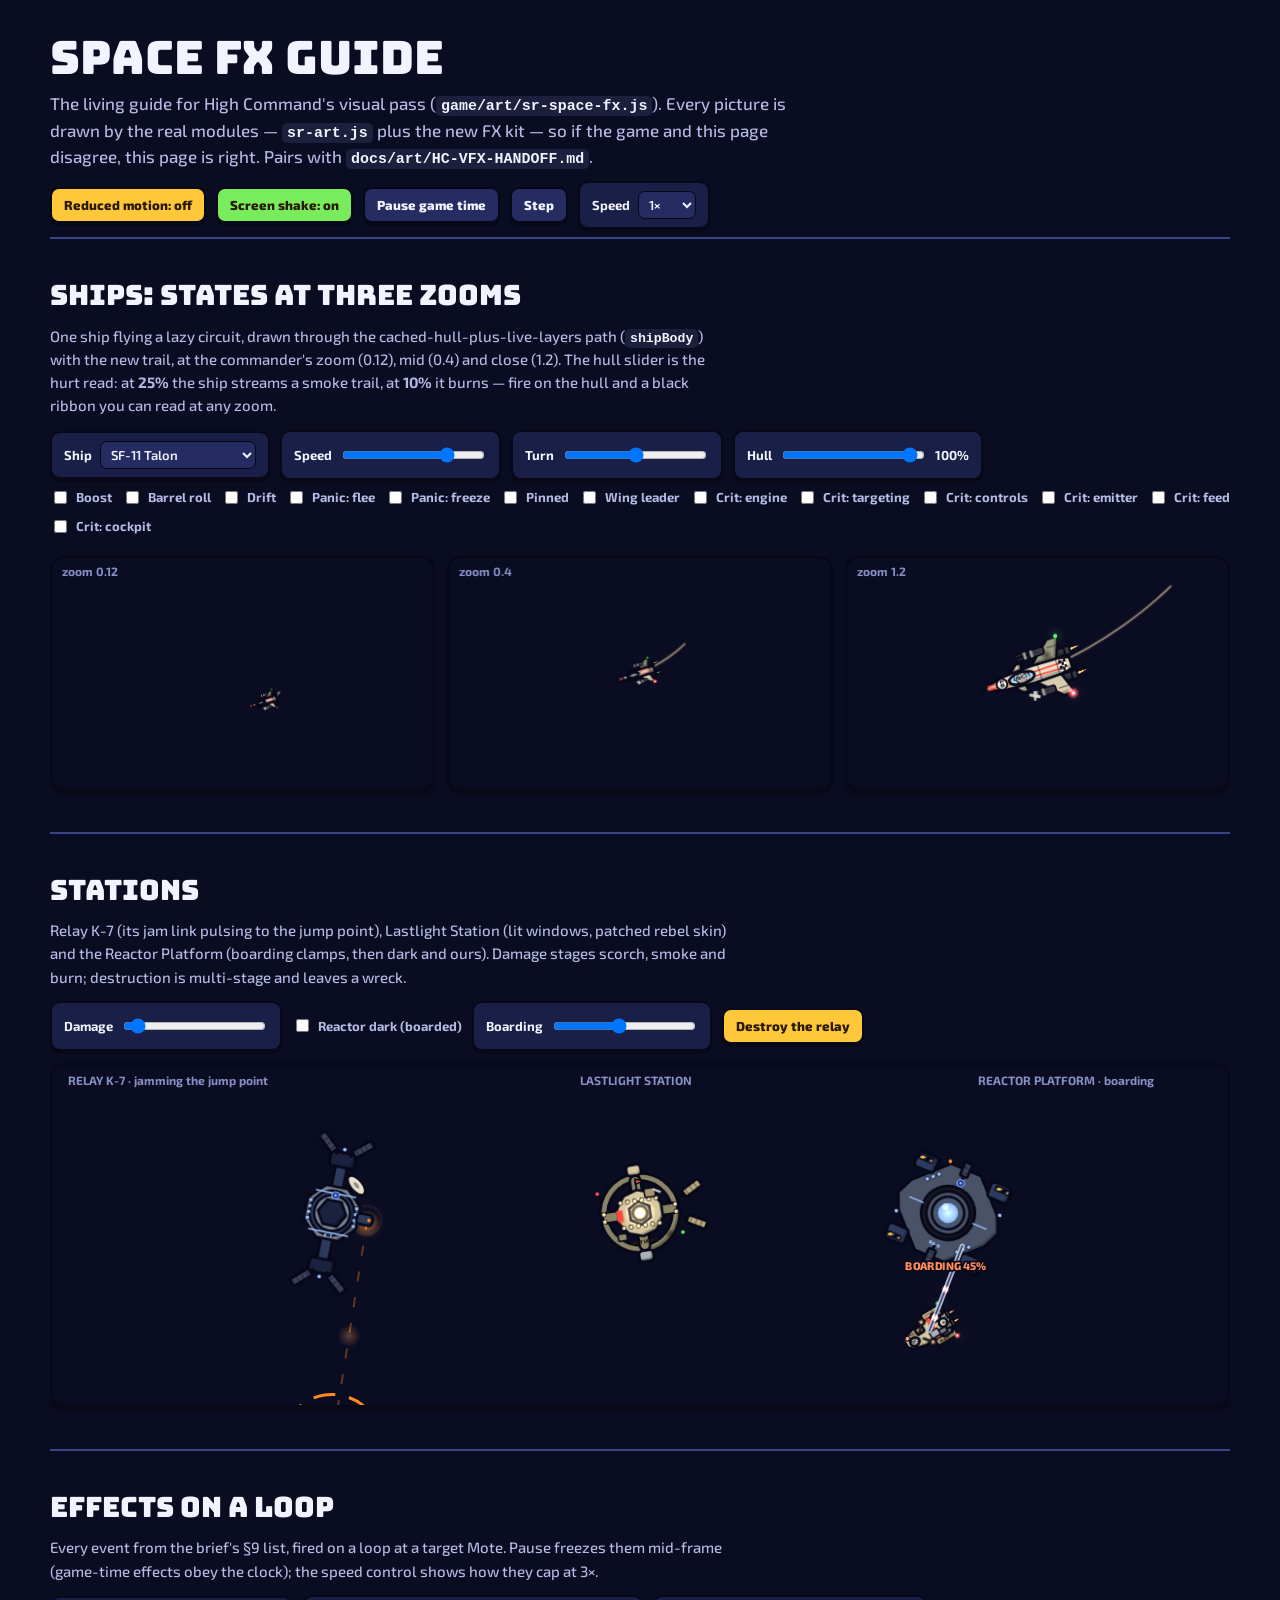
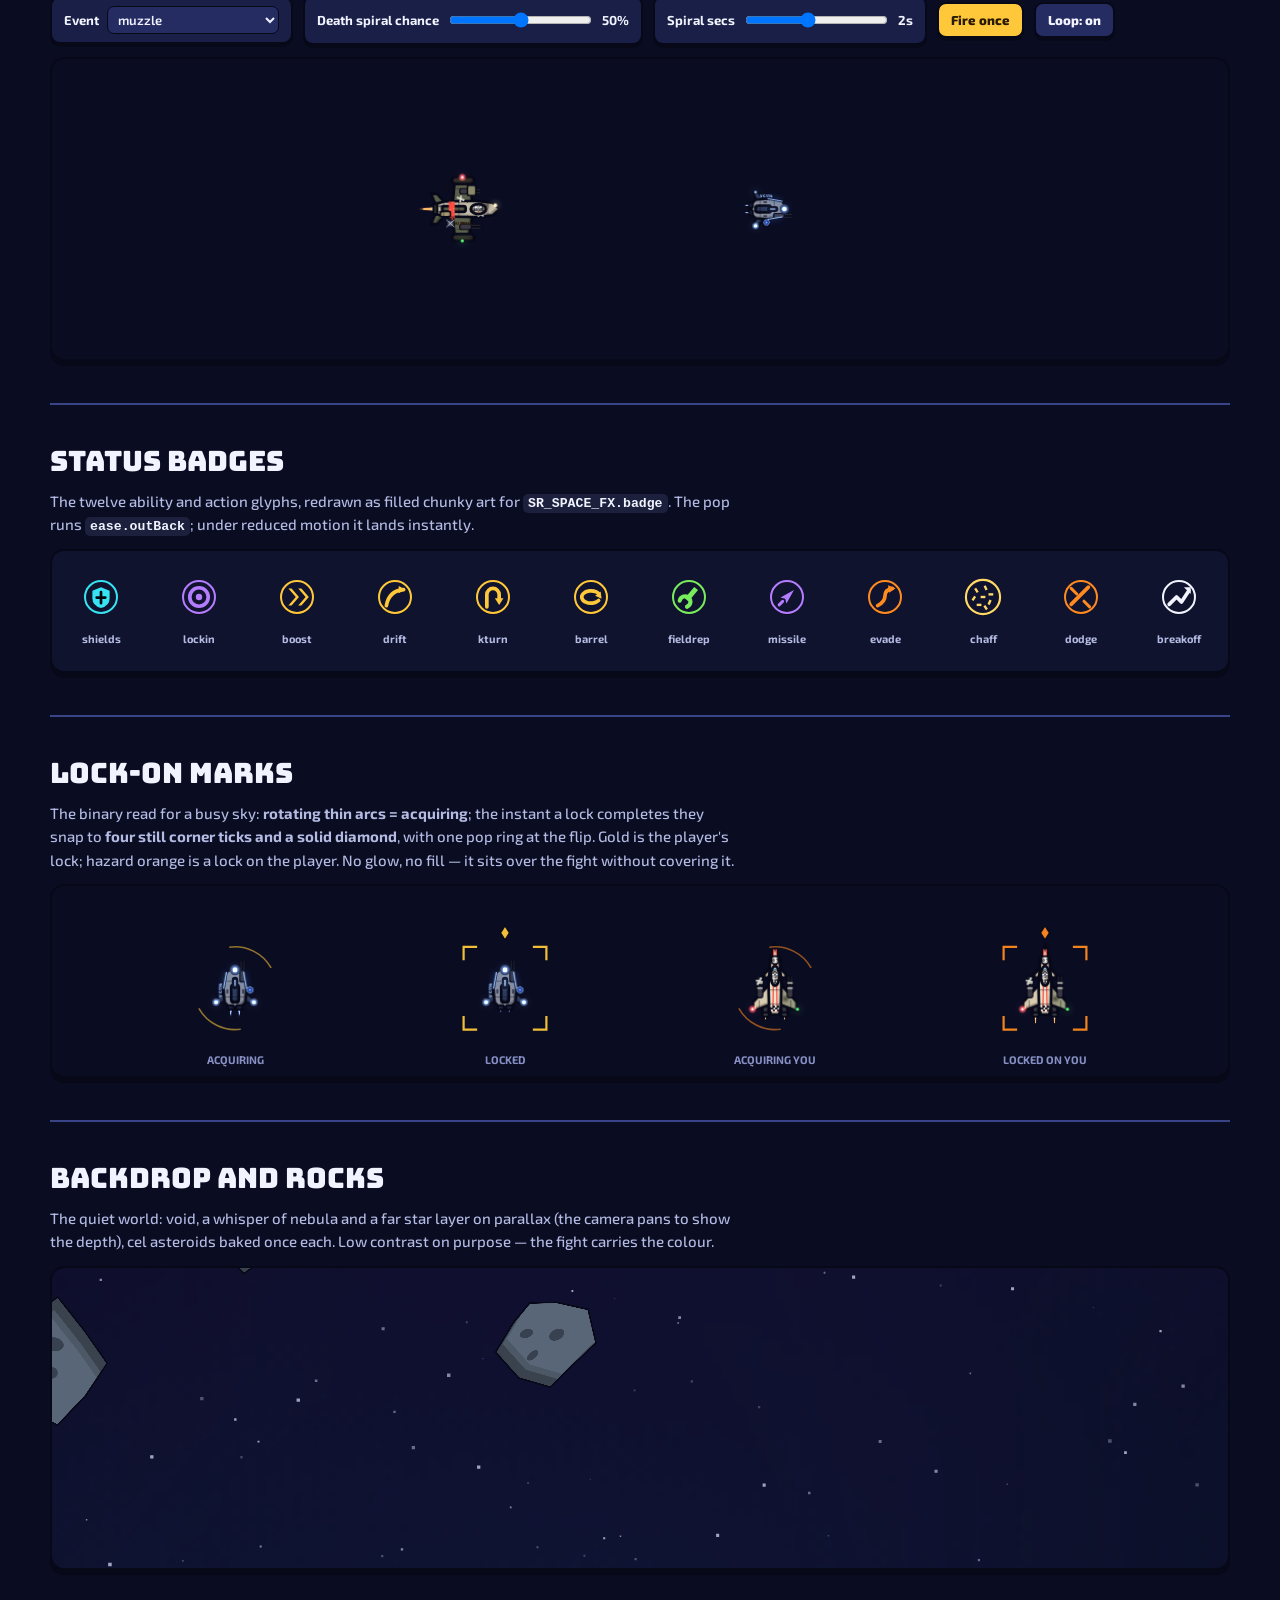
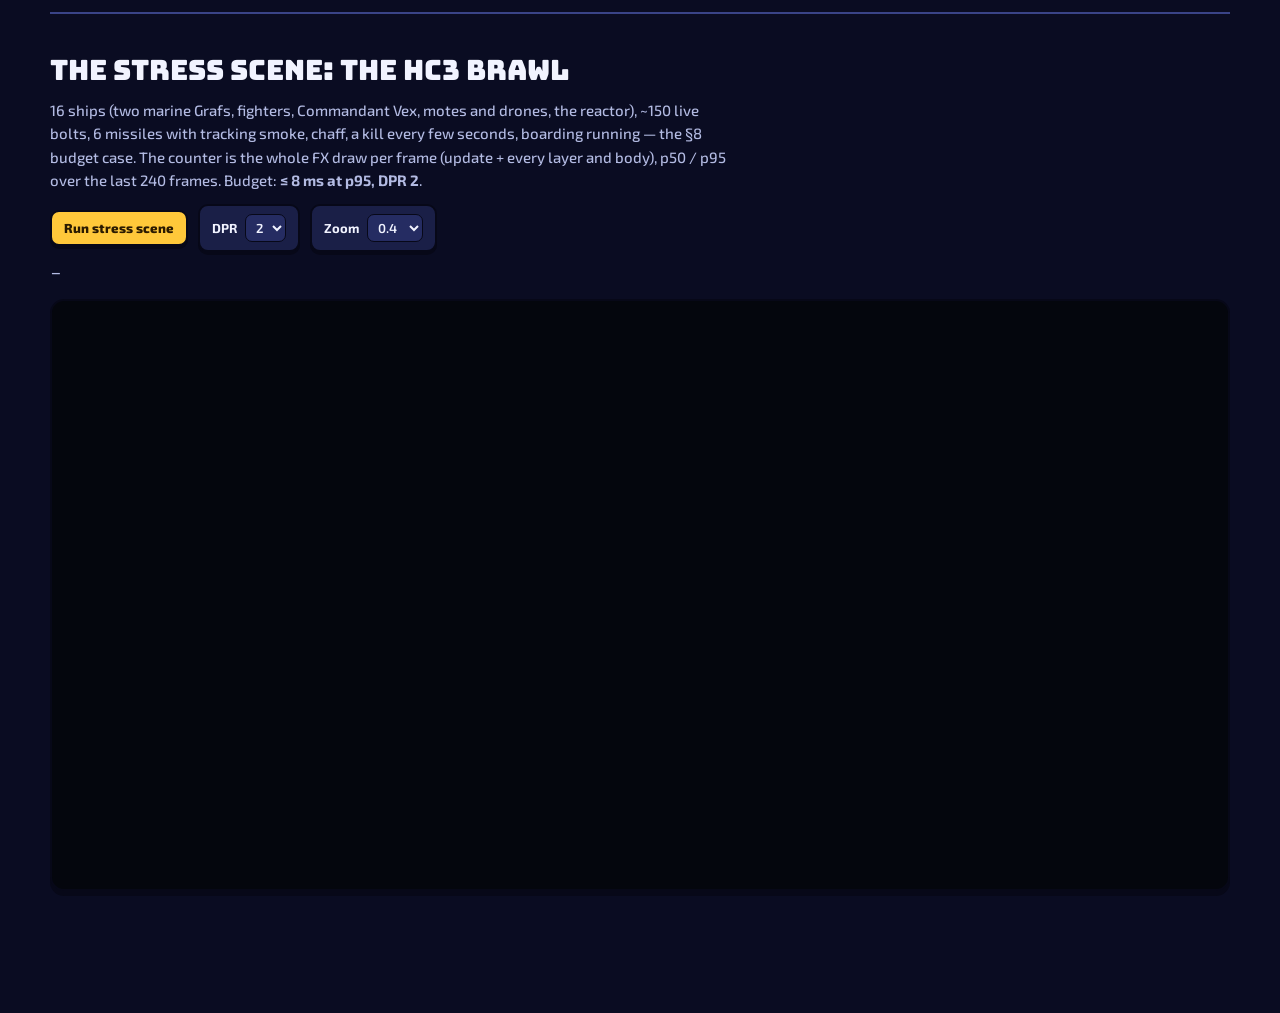
<file: docs/art/space-fx-guide.html>
<!doctype html>
<html lang="en">
<head>
<meta charset="utf-8">
<meta name="viewport" content="width=device-width, initial-scale=1">
<title>Star Rebellion: space FX guide (High Command)</title>
<link rel="stylesheet" href="https://fonts.googleapis.com/css2?family=Bungee&family=Exo+2:wght@500;600;700;800&display=swap">
<style>
:root{--ink:#070818;--void:#0a0c22;--hull:#1a1f47;--plate:#252c62;--seam:#3a4488;--gold:#ffc83a;--rebel:#ff4a3d;--heg:#4f8cff;--go:#78ec5c;--hazard:#ff8a1f;--shield:#36e3f2;
  --text:#f1f3ff;--text2:#b3bbe3;--text3:#8790c4;--ui:"Exo 2",system-ui,sans-serif;}
body{margin:0;background:var(--void);color:var(--text);font:500 15px/1.55 var(--ui);-webkit-font-smoothing:antialiased;}
.wrap{max-width:1180px;margin:0 auto;padding:0 20px 80px;}
h1{font-family:Bungee,var(--ui);font-weight:400;font-size:clamp(28px,4.6vw,46px);line-height:1.05;margin:34px 0 8px;}
h2{font-family:Bungee,var(--ui);font-weight:400;font-size:clamp(20px,3vw,28px);margin:0 0 8px;}
p{color:var(--text2);max-width:76ch;margin:0 0 12px;}
code{font:600 .88em ui-monospace,Menlo,monospace;background:rgba(127,140,200,.16);padding:2px 5px;border-radius:5px;color:var(--text);}
section{padding:34px 0;border-top:2px solid var(--seam);}
.frame{border:2px solid var(--ink);border-radius:14px;box-shadow:0 5px 0 var(--ink);overflow:hidden;background:#04060d;margin:12px 0 8px;}
canvas{display:block;width:100%;height:auto;}
.row{display:flex;gap:10px;flex-wrap:wrap;align-items:center;margin:8px 0;}
.ctl{background:var(--hull);border:2px solid var(--ink);border-radius:10px;padding:8px 12px;box-shadow:0 3px 0 var(--ink);font:700 13px var(--ui);display:flex;gap:8px;align-items:center;}
.ctl select,.ctl input[type=range]{font:600 13px var(--ui);background:var(--plate);color:var(--text);border:1.5px solid var(--ink);border-radius:7px;padding:4px 6px;}
.btn{font:800 13px var(--ui);background:var(--gold);color:#2a1a00;border:2px solid var(--ink);border-radius:9px;padding:8px 12px;box-shadow:0 3px 0 var(--ink);cursor:pointer;}
.btn[aria-pressed="true"]{background:var(--go);}
.btn.q{background:var(--plate);color:var(--text);}
.btn:active{transform:translateY(2px);box-shadow:0 1px 0 var(--ink);}
.grid3{display:grid;grid-template-columns:repeat(3,1fr);gap:12px;}
.statline{font:700 13px ui-monospace,Menlo,monospace;color:var(--text2);padding:6px 2px;}
.statline b{color:var(--gold);} .statline .ok{color:var(--go)} .statline .bad{color:var(--hazard)}
.lede{font-size:17px;}
label.chk{display:inline-flex;gap:6px;align-items:center;font:700 13px var(--ui);color:var(--text2);}
@media(max-width:880px){.grid3{grid-template-columns:1fr;}}
</style>
</head>
<body>
<div class="wrap">
<header>
  <h1>Space FX guide</h1>
  <p class="lede">The living guide for High Command's visual pass (<code>game/art/sr-space-fx.js</code>). Every picture is drawn by the real modules — <code>sr-art.js</code> plus the new FX kit — so if the game and this page disagree, this page is right. Pairs with <code>docs/art/HC-VFX-HANDOFF.md</code>.</p>
  <div class="row">
    <button class="btn" id="g-reduced" aria-pressed="false" type="button">Reduced motion: off</button>
    <button class="btn" id="g-shake" aria-pressed="true" type="button">Screen shake: on</button>
    <button class="btn q" id="g-pause" aria-pressed="false" type="button">Pause game time</button>
    <button class="btn q" id="g-step" type="button" title="Advance one 60th of a second of game time while paused">Step</button>
    <span class="ctl">Speed <select id="g-speed"><option value="0.3">0.3×</option><option value="1" selected>1×</option><option value="3">3×</option></select></span>
  </div>
</header>

<section id="ships">
  <h2>Ships: states at three zooms</h2>
  <p>One ship flying a lazy circuit, drawn through the cached-hull-plus-live-layers path (<code>shipBody</code>) with the new trail, at the commander's zoom (0.12), mid (0.4) and close (1.2). The hull slider is the hurt read: at <b>25%</b> the ship streams a smoke trail, at <b>10%</b> it burns — fire on the hull and a black ribbon you can read at any zoom.</p>
  <div class="row">
    <span class="ctl">Ship <select id="s-art"></select></span>
    <span class="ctl">Speed <input type="range" id="s-spd" min="0" max="1" step="0.05" value="0.8"></span>
    <span class="ctl">Turn <input type="range" id="s-turn" min="-1" max="1" step="0.05" value="0"></span>
    <span class="ctl">Hull <input type="range" id="s-hull" min="0" max="100" step="1" value="100"> <b id="s-hull-v">100%</b></span>
  </div>
  <div class="row" id="s-flags"></div>
  <div class="grid3">
    <div class="frame"><canvas id="cv-z0" data-z="0.12"></canvas></div>
    <div class="frame"><canvas id="cv-z1" data-z="0.4"></canvas></div>
    <div class="frame"><canvas id="cv-z2" data-z="1.2"></canvas></div>
  </div>
</section>

<section id="stations">
  <h2>Stations</h2>
  <p>Relay K-7 (its jam link pulsing to the jump point), Lastlight Station (lit windows, patched rebel skin) and the Reactor Platform (boarding clamps, then dark and ours). Damage stages scorch, smoke and burn; destruction is multi-stage and leaves a wreck.</p>
  <div class="row">
    <span class="ctl">Damage <input type="range" id="st-dmg" min="0" max="3" step="1" value="0"></span>
    <label class="chk"><input type="checkbox" id="st-dark"> Reactor dark (boarded)</label>
    <span class="ctl">Boarding <input type="range" id="st-board" min="0" max="1" step="0.05" value="0.45"></span>
    <button class="btn" id="st-kill" type="button">Destroy the relay</button>
  </div>
  <div class="frame"><canvas id="cv-st" data-h="340"></canvas></div>
</section>

<section id="fx">
  <h2>Effects on a loop</h2>
  <p>Every event from the brief's §9 list, fired on a loop at a target Mote. Pause freezes them mid-frame (game-time effects obey the clock); the speed control shows how they cap at 3×.</p>
  <div class="row">
    <span class="ctl">Event <select id="fx-kind"></select></span>
    <span class="ctl">Death spiral chance <input type="range" id="fx-spchance" min="0" max="1" step="0.05" value="0.5"> <b id="fx-spchance-v">50%</b></span>
    <span class="ctl">Spiral secs <input type="range" id="fx-spsecs" min="0.5" max="4" step="0.25" value="2"> <b id="fx-spsecs-v">2s</b></span>
    <button class="btn" id="fx-once" type="button">Fire once</button>
    <button class="btn q" id="fx-loop" aria-pressed="true" type="button">Loop: on</button>
  </div>
  <div class="frame"><canvas id="cv-fx" data-h="300"></canvas></div>
</section>

<section id="badges">
  <h2>Status badges</h2>
  <p>The twelve ability and action glyphs, redrawn as filled chunky art for <code>SR_SPACE_FX.badge</code>. The pop runs <code>ease.outBack</code>; under reduced motion it lands instantly.</p>
  <div class="frame"><canvas id="cv-badge" data-h="120"></canvas></div>
</section>

<section id="locks">
  <h2>Lock-on marks</h2>
  <p>The binary read for a busy sky: <b>rotating thin arcs = acquiring</b>; the instant a lock completes they snap to <b>four still corner ticks and a solid diamond</b>, with one pop ring at the flip. Gold is the player's lock; hazard orange is a lock on the player. No glow, no fill — it sits over the fight without covering it.</p>
  <div class="frame"><canvas id="cv-lock" data-h="190"></canvas></div>
</section>

<section id="back">
  <h2>Backdrop and rocks</h2>
  <p>The quiet world: void, a whisper of nebula and a far star layer on parallax (the camera pans to show the depth), cel asteroids baked once each. Low contrast on purpose — the fight carries the colour.</p>
  <div class="frame"><canvas id="cv-back" data-h="300"></canvas></div>
</section>

<section id="stress">
  <h2>The stress scene: the hc3 brawl</h2>
  <p>16 ships (two marine Grafs, fighters, Commandant Vex, motes and drones, the reactor), ~150 live bolts, 6 missiles with tracking smoke, chaff, a kill every few seconds, boarding running — the §8 budget case. The counter is the whole FX draw per frame (update + every layer and body), p50 / p95 over the last 240 frames. Budget: <b>≤ 8 ms at p95, DPR 2</b>.</p>
  <div class="row">
    <button class="btn" id="x-run" aria-pressed="false" type="button">Run stress scene</button>
    <span class="ctl">DPR <select id="x-dpr"><option>1</option><option selected>2</option></select></span>
    <span class="ctl">Zoom <select id="x-z"><option value="0.12">0.12</option><option value="0.4" selected>0.4</option><option value="1.2">1.2</option></select></span>
  </div>
  <div class="statline" id="x-stats">—</div>
  <div class="frame"><canvas id="cv-x" data-h="620"></canvas></div>
</section>
</div>

<script src="../../game/ui/sr-theme.js"></script>
<script src="../../game/art/sr-art.js"></script>
<script src="../../game/art/sr-space-fx.js"></script>
<script>'use strict';
(function(){
if(!window.SR_ART||!window.SR_SPACE_FX){
  document.body.insertAdjacentHTML('afterbegin','<div style="background:#ff4a3d;color:#fff;font:800 15px/1.5 \'Exo 2\',sans-serif;padding:14px 20px;border-bottom:3px solid #070818">'+
    'The art modules did not load, so nothing will draw. Open this page from <code>docs/art/</code> inside the repo (it loads <code>game/ui/sr-theme.js</code>, <code>game/art/sr-art.js</code> and <code>game/art/sr-space-fx.js</code> by relative path), or use the self-contained build.</div>');
  return;
}
const SA=window.SR_ART,FX=window.SR_SPACE_FX,C=SA.C,TAU=Math.PI*2;
const $=id=>document.getElementById(id);
FX.reset();

/* ---------- the guide's clock: one game clock shared by every pane ---------- */
let gt=0,paused=false,speed=1,reduced=false,last=0;
$('g-pause').onclick=e=>{paused=!paused;e.target.setAttribute('aria-pressed',paused);e.target.textContent=paused?'Resume game time':'Pause game time';};
$('g-speed').onchange=e=>speed=+e.target.value;
let stepQ=0;$('g-step').onclick=()=>{if(paused)stepQ+=1/60;};
$('g-reduced').onclick=e=>{reduced=!reduced;e.target.setAttribute('aria-pressed',reduced);e.target.textContent='Reduced motion: '+(reduced?'on':'off');};
$('g-shake').onclick=e=>{const v=e.target.getAttribute('aria-pressed')!=='true';e.target.setAttribute('aria-pressed',v);e.target.textContent='Screen shake: '+(v?'on':'off');FX.setShake(v);};

function fit(cv,h){const r=cv.getBoundingClientRect(),dpr=Math.min(2,devicePixelRatio||1);cv.width=Math.round(r.width*dpr);cv.height=Math.round((h||+cv.dataset.h||260)*dpr);cv.style.height=(h||+cv.dataset.h||260)+'px';return dpr;}
function view(cv,z,cx,cy,dpr,extra){return Object.assign({z,cx,cy,W:cv.width/dpr,H:cv.height/dpr,dpr,t:gt,now:performance.now(),ra:1,tick:0.05,reduced,mapW:8400,mapH:6000,margin:120},extra||{});}
function world(c,v){c.setTransform(v.dpr*v.z,0,0,v.dpr*v.z,v.dpr*(v.W/2-v.cx*v.z),v.dpr*(v.H/2-v.cy*v.z));}

/* ---------- a tiny synthetic ship: enough state to feed shipBody ---------- */
function mkShip(id,art,livery,faction,size,x,y){return{id,art,livery,faction,drone:/pursuer|monitor|clamper/.test(art),size,x,y,h:0,vh:0,speed:0,speedFrac:0.8,turnFrac:0,
  boost:false,rollT:null,driftT:0,kturnAge:9,hullFrac:1,armFrac:1,shieldF:{val:3,max:3},shieldR:{val:3,max:3},shieldHit:null,crits:[],damageStage:0,
  panic:null,pinned:false,lead:false,flagship:false,firing:false,muzzleSide:1,missilesLeft:2,chaffLeft:2,selected:false,iconBoost:1,trail:[],_a:0,_r:400,_w:0.5,_cx:0,_cy:0};}
function orbit(s,dt,cx,cy){s._a+=s._w*dt*(0.4+0.6*s.speedFrac);const r=s._r;
  const nx=cx+Math.cos(s._a)*r,ny=cy+Math.sin(s._a)*r*0.72;
  const vh=Math.atan2(ny-s.y,nx-s.x);if(dt>0){s.vh=vh;s.h=vh+0.12*Math.sin(s._a*2);s.x=nx;s.y=ny;
    s.trail.push({x:s.x,y:s.y});if(s.trail.length>26)s.trail.shift();}
}

/* =================================================================
   1 · SHIPS AT THREE ZOOMS
   ================================================================= */
const ARTS=[['talon','rebel','reb',4],['cross','rebel','reb',5],['graf','rebel','reb',7],['mote','heg','heg',4],['scim','heg','heg',5],['fledgling','heg','heg',3],['pursuer','heg','heg',3],['monitor','heg','heg',2],['clamper','heg','heg',6]];
$('s-art').innerHTML=ARTS.map((a,i)=>'<option value="'+i+'">'+SA.SHIPS[a[0]].name+'</option>').join('');
const FLAGS=[['boost','Boost'],['barrel','Barrel roll'],['drift','Drift'],['fleePanic','Panic: flee'],['freezePanic','Panic: freeze'],['pinned','Pinned'],['lead','Wing leader'],
  ['c-engine','Crit: engine'],['c-targeting','Crit: targeting'],['c-controls','Crit: controls'],['c-emitter','Crit: emitter'],['c-feed','Crit: feed'],['c-cockpit','Crit: cockpit']];
$('s-flags').innerHTML=FLAGS.map(([k,n])=>'<label class="chk"><input type="checkbox" data-f="'+k+'"> '+n+'</label>').join('');
const bench=mkShip('bench','talon','rebel','reb',4,0,0);
const panes=['cv-z0','cv-z1','cv-z2'].map(id=>({cv:$(id),c:$(id).getContext('2d'),z:+$(id).dataset.z}));
function benchSync(){const a=ARTS[+$('s-art').value];bench.art=a[0];bench.livery=a[1];bench.faction=a[2];bench.size=a[3];bench.trail.length=0;}
$('s-art').onchange=benchSync;benchSync();
let barrelT=-9;
function benchTick(dt){
  const f=k=>document.querySelector('[data-f="'+k+'"]').checked;
  bench.speedFrac=+$('s-spd').value;bench.turnFrac=+$('s-turn').value;
  const hf=+$('s-hull').value/100;$('s-hull-v').textContent=Math.round(hf*100)+'%';
  bench.hullFrac=hf;bench.damageStage=hf>0.7?0:hf>0.45?1:hf>0.2?2:3;
  bench.boost=f('boost');bench.driftT=f('drift')?1:0;bench.pinned=f('pinned');bench.lead=f('lead');
  bench.panic=f('fleePanic')?'flee':f('freezePanic')?'freeze':null;
  bench.crits=['engine','targeting','controls','emitter','feed','cockpit'].filter(k=>f('c-'+k));
  if(f('barrel')){if(gt-barrelT>1.6)barrelT=gt;bench.rollT=Math.min(1,(gt-barrelT)/0.8);}else bench.rollT=null;
  bench._w=0.5+bench.turnFrac*0;bench._r=380;
  orbit(bench,dt,0,0);
}
function benchDraw(){
  for(const p of panes){const dpr=p.dpr||(p.dpr=fit(p.cv,230));const v=view(p.cv,p.z,0,0,dpr);
    v.cx=p.z<0.2?0:bench.x;v.cy=p.z<0.2?0:bench.y;
    bench.iconBoost=Math.max(1,Math.min(3.2,0.5/p.z));
    p.c.setTransform(dpr,0,0,dpr,0,0);p.c.fillStyle='#0a0c22';p.c.fillRect(0,0,v.W,v.H);
    world(p.c,v);
    FX.drawTrail(p.c,bench,v);
    FX.shipBody(p.c,bench,v);
    FX.drawLayer(p.c,'over',v);
    p.c.setTransform(dpr,0,0,dpr,0,0);
    p.c.font='700 12px "Exo 2",sans-serif';p.c.fillStyle='#8790c4';p.c.fillText('zoom '+p.z,10,18);
  }
}

/* =================================================================
   2 · STATIONS
   ================================================================= */
const stCv=$('cv-st'),stC=stCv.getContext('2d');let stDpr=0;
const graf=mkShip('graf-b','graf','rebel','reb',7,520,210);graf.speedFrac=0.15;
let relayDead=false,relayDeadAt=-9;
$('st-kill').onclick=()=>{if(relayDead)return;relayDead=true;relayDeadAt=gt;
  FX.event('explode',{x:-560,y:0,size:12,struct:true,art:'relay',h:0.2,faction:'heg'});};
function stDraw(dt){
  if(!stDpr)stDpr=fit(stCv);
  const v=view(stCv,0.55,0,40,stDpr);
  stC.setTransform(stDpr,0,0,stDpr,0,0);stC.fillStyle='#0a0c22';stC.fillRect(0,0,v.W,v.H);
  world(stC,v);
  const dmg=+$('st-dmg').value,dark=$('st-dark').checked,prog=+$('st-board').value;
  const sts=[
    {id:'relay',art:'relay',x:-560,y:0,h:0.2,size:12,damageStage:relayDead?3:dmg,dark:relayDead,jam:relayDead?null:{x:-560,y:420}},
    {id:'ll',art:'lastlight',x:0,y:0,h:-0.15,size:12,damageStage:dmg},
    {id:'re',art:'reactor',x:560,y:0,h:0.4,size:12,damageStage:dmg,dark,ours:dark},
  ];
  FX.drawLayer(stC,'under',v);
  for(const st of sts)if(!(st.id==='relay'&&relayDead&&gt-relayDeadAt>2.8))FX.station(stC,st,v);
  // the jump point the relay jams, and the boarding Graf
  stC.save();stC.translate(-560,420);stC.rotate(v.now/2000%TAU);stC.setLineDash([22/v.z,14/v.z]);stC.lineWidth=3/v.z;stC.strokeStyle=relayDead?C.go:C.hazard;stC.beginPath();stC.arc(0,0,90,0,TAU);stC.stroke();stC.restore();
  orbit(graf,0,0,0);graf.x=520+Math.cos(gt*0.3)*8;graf.y=214;graf.h=graf.vh=2.6;graf.trail.length=0;
  FX.shipBody(stC,graf,v);
  if(!dark&&prog>0)FX.drawBoardLink(stC,graf,{x:560+26,y:60},prog,v);
  FX.drawLayer(stC,'over',v);
  stC.setTransform(stDpr,0,0,stDpr,0,0);
  stC.font='700 12px "Exo 2",sans-serif';stC.fillStyle='#8790c4';
  stC.fillText('RELAY K-7 · jamming the jump point',16,20);stC.fillText('LASTLIGHT STATION',v.W/2-60,20);stC.fillText('REACTOR PLATFORM · boarding',v.W-250,20);
}

/* =================================================================
   3 · EFFECTS LOOP
   ================================================================= */
const fxCv=$('cv-fx'),fxC=fxCv.getContext('2d');let fxDpr=0;
const tgt=mkShip('tgt','mote','heg','heg',4,160,0);tgt.speedFrac=0.4;
const shooter=mkShip('sh','cross','rebel','reb',5,-220,0);shooter.h=shooter.vh=0;shooter.speedFrac=0.5;
const KINDS=['muzzle','laser burst','boltHit shield','boltHit armour','boltHit hull','missileLaunch','missileHit','missileMiss','missileShaken','chaff','explode fighter','explode fighter (spiral)','explode station','collide','jumpOut','warpIn','ability boost','ability kturn','ability barrel','ability shields','ability fieldrep','ability lockin','command support','command override','command recall','command recon','command decoy','capture','objective done','objective failed','steady'];
$('fx-kind').innerHTML=KINDS.map(k=>'<option>'+k+'</option>').join('');
let fxLoop=true,fxLast=-9,fxLasers=[];
$('fx-spchance').oninput=e=>{FX.TUNE.spiralChance=+e.target.value;$('fx-spchance-v').textContent=Math.round(e.target.value*100)+'%';};
$('fx-spsecs').oninput=e=>{FX.TUNE.spiralSecs=+e.target.value;$('fx-spsecs-v').textContent=e.target.value+'s';};
$('fx-loop').onclick=e=>{fxLoop=!fxLoop;e.target.setAttribute('aria-pressed',fxLoop);e.target.textContent='Loop: '+(fxLoop?'on':'off');};
$('fx-once').onclick=()=>fireFx();
function fireFx(){
  const k=$('fx-kind').value,x=tgt.x,y=tgt.y;
  if(k==='muzzle')FX.event('muzzle',{x:shooter.x+40,y:shooter.y,h:0,style:'repeaters',r:16});
  else if(k==='laser burst'){for(const[sy,st]of[[-14,'shiplaser'],[14,'heglaser']]){
    const dir=st==='shiplaser'?1:-1,fx0=dir>0?shooter.x+30:tgt.x-30,y0=shooter.y+sy;
    for(let i=0;i<3;i++)fxLasers.push({x:fx0,y:y0,x0:fx0,y0:y0,vx:dir*2500,vy:0,style:st,age:-i*0.09,life:0.5,faction:dir>0?'reb':'heg'});
    FX.event('muzzle',{x:fx0,y:y0,h:dir>0?0:Math.PI,style:st,r:13});}}
  else if(k.startsWith('boltHit'))FX.event('boltHit',{x,y,surface:k.split(' ')[1],dir:Math.PI,style:'repeaters',r:30});
  else if(k==='missileLaunch')FX.event('missileLaunch',{x:shooter.x+20,y:shooter.y,faction:'reb'});
  else if(k==='missileHit')FX.event('missileHit',{x,y,size:0.8});
  else if(k==='missileMiss')FX.event('missileMiss',{x:x+60,y:y-40});
  else if(k==='missileShaken')FX.event('missileShaken',{x:x-60,y:y+30});
  else if(k==='chaff')FX.event('chaff',{x:tgt.x-50,y:tgt.y});
  else if(k==='explode fighter')FX.event('explode',{x,y,size:4,art:'mote',livery:'heg',faction:'heg',spiral:false,vh:tgt.vh,speed:300});
  else if(k==='explode fighter (spiral)')FX.event('explode',{x,y,size:4,art:'mote',livery:'heg',faction:'heg',spiral:true,vh:-0.6,speed:320,h:tgt.h});
  else if(k==='explode station')FX.event('explode',{x,y,size:12,struct:true,art:'relay',faction:'heg'});
  else if(k==='collide')FX.event('collide',{x:(x+shooter.x)/2,y,speed:600});
  else if(k==='jumpOut')FX.event('jumpOut',{ship:shooter});
  else if(k==='warpIn')FX.event('warpIn',{ship:Object.assign({},tgt,{x:x+120,y:y-60})});
  else if(k.startsWith('ability'))FX.event('ability',{ship:shooter,x:shooter.x,y:shooter.y,key:k.split(' ')[1]});
  else if(k.startsWith('command')){const key=k.split(' ')[1];
    FX.event('command',key==='recon'?{key,edge:'E',x0:-420,x1:420,y0:-140,y1:140}:{key,x,y,tx:-300,ty:0});}
  else if(k==='capture')FX.event('capture',{x,y,done:true});
  else if(k.startsWith('objective'))FX.event('objective',{x,y,failed:k.includes('failed')});
  else if(k==='steady')FX.event('steady',{x:shooter.x,y:shooter.y});
}
function fxDraw(dt){
  if(!fxDpr)fxDpr=fit(fxCv);
  if(fxLoop&&gt-fxLast>1.5&&!paused){fxLast=gt;fireFx();}
  const v=view(fxCv,0.8,0,0,fxDpr);
  fxC.setTransform(fxDpr,0,0,fxDpr,0,0);fxC.fillStyle='#0a0c22';fxC.fillRect(0,0,v.W,v.H);
  world(fxC,v);
  FX.drawLayer(fxC,'under',v);
  shooter.trail.length=0;tgt.trail.length=0;
  FX.shipBody(fxC,shooter,v);FX.shipBody(fxC,tgt,v);
  for(let i=fxLasers.length-1;i>=0;i--){const p=fxLasers[i];p.age+=dt;if(p.age<0)continue;
    p.x+=p.vx*dt;p.y+=p.vy*dt;
    if(p.age>=p.life){fxLasers.splice(i,1);continue;}
    FX.drawBolt(fxC,p,v);}
  FX.drawLayer(fxC,'over',v);
  fxC.setTransform(fxDpr,0,0,fxDpr,0,0);
  FX.drawLayer(fxC,'screen',v);
}

/* =================================================================
   4 · BADGES
   ================================================================= */
const bCv=$('cv-badge'),bC=bCv.getContext('2d');let bDpr=0;
const BKEYS=['shields','lockin','boost','drift','kturn','barrel','fieldrep','missile','evade','chaff','dodge','breakoff'];
function badgeDraw(){
  if(!bDpr)bDpr=fit(bCv);
  const W=bCv.width/bDpr,H=bCv.height/bDpr;
  bC.setTransform(bDpr,0,0,bDpr,0,0);bC.fillStyle='#10132e';bC.fillRect(0,0,W,H);
  BKEYS.forEach((k,i)=>{const x=W*(i+0.5)/BKEYS.length;
    const pop=reduced?1:Math.min(1,((performance.now()/1000+i*0.23)%2.4)/0.25);
    FX.badge(bC,k,x,46,16,pop);
    bC.font='700 11px "Exo 2",sans-serif';bC.textAlign='center';bC.fillStyle='#b3bbe3';bC.fillText(k,x,92);});
}

/* =================================================================
   4b · LOCK MARKS
   ================================================================= */
const lkCv=$('cv-lock'),lkC=lkCv.getContext('2d');let lkDpr=0;
const lkShips=[mkShip('lk0','mote','heg','heg',4,0,0),mkShip('lk1','mote','heg','heg',4,0,0),
  mkShip('lk2','talon','rebel','reb',4,0,0),mkShip('lk3','talon','rebel','reb',4,0,0)];
function lockDraw(){
  if(!lkDpr)lkDpr=fit(lkCv);
  const v=view(lkCv,0.9,0,0,lkDpr);
  lkC.setTransform(lkDpr,0,0,lkDpr,0,0);lkC.fillStyle='#0a0c22';lkC.fillRect(0,0,v.W,v.H);
  const cols=[[-3,'acquiring',false,false],[-1,'locked',true,false],[1,'acquiring you',false,true],[3,'locked on you',true,true]];
  const cyc=gt%3;
  world(lkC,v);
  cols.forEach(([ux,label,locked,hostile],i)=>{
    const s=lkShips[i];s.x=ux*150;s.y=8;s.h=s.vh=-Math.PI/2;s.trail.length=0;s.speedFrac=0.4;
    FX.shipBody(lkC,s,v);
    FX.lockMark(lkC,s.x,s.y,46,locked?1:Math.min(1,cyc/2.2),{locked:locked||cyc>2.4,hostile,flipAge:locked?9:Math.max(0,cyc-2.4)},v);
  });
  lkC.setTransform(lkDpr,0,0,lkDpr,0,0);
  lkC.font='700 11px "Exo 2",sans-serif';lkC.textAlign='center';lkC.fillStyle='#8790c4';
  cols.forEach(([ux,label])=>lkC.fillText(label.toUpperCase(),v.W/2+ux*150*0.9,v.H-12));
}

/* =================================================================
   5 · BACKDROP + ROCKS
   ================================================================= */
const bkCv=$('cv-back'),bkC=bkCv.getContext('2d');let bkDpr=0;
const ROCKS=[{x:4000,y:2900,r:150},{x:4600,y:3200,r:95},{x:3600,y:3250,r:120}].map((r,i)=>{const rn=SA.util.mkRng(i*7+3);r.verts=Array.from({length:9},()=>0.75+rn()*0.4);r.rot=rn()*TAU;return r;});
function backDraw(){
  if(!bkDpr)bkDpr=fit(bkCv);
  const cx=4200+Math.sin(performance.now()/4000)*900,cy=3000+Math.cos(performance.now()/5200)*420;
  const v=view(bkCv,0.5,cx,cy,bkDpr);
  bkC.setTransform(bkDpr,0,0,bkDpr,0,0);bkC.fillStyle='#04060d';bkC.fillRect(0,0,v.W,v.H);
  world(bkC,v);
  FX.backdrop(bkC,v);
  for(const r of ROCKS)FX.rock(bkC,r,v);
}

/* =================================================================
   6 · THE STRESS SCENE — the hc3 brawl, synthesised
   ================================================================= */
const xCv=$('cv-x'),xC=xCv.getContext('2d');let xDpr=2,running=false;
const X={ships:[],bolts:[],missiles:[],chaff:[],station:null,ms:[],t:0,boltT:0,misT:0,killT:0,chaffT:0};
function stressBuild(){
  X.ships.length=0;X.bolts.length=0;X.missiles.length=0;X.chaff.length=0;X.ms.length=0;
  const put=(id,art,lv,fa,sz,a,r,w,o)=>{const s=mkShip(id,art,lv,fa,sz,0,0);s._a=a;s._r=r;s._w=w;Object.assign(s,o||{});X.ships.push(s);return s;};
  put('anvil','graf','rebel','reb',7,0,860,0.22,{speedFrac:0.4});put('forge','graf','rebel','reb',7,2.6,860,0.22,{speedFrac:0.4});
  for(let i=0;i<3;i++)put('t'+i,'talon','rebel','reb',4,i*2.1,560,0.5,{lead:i===0});
  for(let i=0;i<3;i++)put('c'+i,'cross','rebel','reb',5,1+i*2.1,700,0.42,{damageStage:i===2?2:0,hullFrac:i===2?0.2:i===1?0.08:1});
  const vex=put('vex','scim','heg','heg',5,0.5,420,-0.46,{flagship:true,boost:true});
  for(let i=0;i<4;i++)put('m'+i,'mote','heg','heg',4,i*1.57,520,-0.55,{panic:i===3?'flee':null,damageStage:i===1?3:0});
  for(let i=0;i<2;i++)put('p'+i,'pursuer','heg','heg',3,i*3.1,640,-0.62,{});
  X.station={id:'re',art:'reactor',x:4980,y:2560,h:0.4,size:12,damageStage:1,dark:false};
  X.t=0;X.killT=2;FX.reset();
}
function stressTick(dt){
  X.t+=dt;
  for(const s of X.ships){orbit(s,dt,4200,3000);s.turnFrac=Math.sin(s._a*2)*0.8;s.firing=false;}
  // bolts: keep ~150 alive
  X.boltT-=dt;
  while(X.boltT<=0){X.boltT+=0.012;
    const a=X.ships[(Math.random()*X.ships.length)|0];if(a.size===7)continue;
    const foes=X.ships.filter(q=>q.faction!==a.faction);const b=foes[(Math.random()*foes.length)|0];if(!b)break;
    const h=Math.atan2(b.y-a.y,b.x-a.x),sp=2000;
    const mx=a.x+Math.cos(h)*26,my=a.y+Math.sin(h)*26;
    const st=a.id==='vex'?'heglaser':a.id==='t0'?'shiplaser':a.faction==='reb'?'repeaters':(a.drone?'dronegun':'cruiser');
    X.bolts.push({x:mx,y:my,x0:mx,y0:my,vx:Math.cos(h)*sp,vy:Math.sin(h)*sp,faction:a.faction,style:st,age:0,life:0.55,tgt:b});
    a.firing=true;
    if(Math.random()<0.25)FX.event('muzzle',{x:mx,y:my,h,style:a.faction==='reb'?'repeaters':'cruiser',r:14});
  }
  for(let i=X.bolts.length-1;i>=0;i--){const p=X.bolts[i];p.age+=dt;p.x+=p.vx*dt;p.y+=p.vy*dt;
    const b=p.tgt;if(b&&Math.hypot(b.x-p.x,b.y-p.y)<34){X.bolts.splice(i,1);
      FX.event('boltHit',{x:p.x,y:p.y,surface:Math.random()<0.45?'shield':'hull',dir:Math.atan2(p.vy,p.vx),style:p.style,r:30});continue;}
    if(p.age>=p.life)X.bolts.splice(i,1);}
  // missiles: 6 in the air
  X.misT-=dt;
  if(X.missiles.length<6&&X.misT<=0){X.misT=0.5;
    const a=X.ships.find(s=>s.id==='vex')||X.ships[0];const foes=X.ships.filter(q=>q.faction!==a.faction);const b=foes[(Math.random()*foes.length)|0];
    const m={x:a.x,y:a.y,px:a.x,py:a.y,h:a.h,faction:a.faction,tgt:b,life:5,trail:[]};
    X.missiles.push(m);FX.event('missileLaunch',{x:a.x,y:a.y,faction:a.faction});}
  for(let i=X.missiles.length-1;i>=0;i--){const m=X.missiles[i];m.life-=dt;m.px=m.x;m.py=m.y;
    const b=m.tgt,want=Math.atan2(b.y-m.y,b.x-m.x);let d=want-m.h;while(d>Math.PI)d-=TAU;while(d<-Math.PI)d+=TAU;
    m.h+=Math.max(-5*dt,Math.min(5*dt,d));m.x+=Math.cos(m.h)*1500*dt;m.y+=Math.sin(m.h)*1500*dt;
    if(Math.hypot(b.x-m.x,b.y-m.y)<40){FX.event('missileHit',{x:m.x,y:m.y,size:0.8});X.missiles.splice(i,1);continue;}
    if(m.life<=0){FX.event('missileMiss',{x:m.x,y:m.y});X.missiles.splice(i,1);}}
  // chaff
  X.chaffT-=dt;if(X.chaffT<=0){X.chaffT=2.2;const s=X.ships[2+(Math.random()*4|0)];
    X.chaff.push({id:(Math.random()*999)|0,x:s.x,y:s.y,t0:X.t,until:X.t+3});FX.event('chaff',{x:s.x,y:s.y});}
  X.chaff=X.chaff.filter(f=>X.t<f.until);
  // a kill every few seconds, respawned by warp-in
  X.killT-=dt;if(X.killT<=0){X.killT=2.6;
    const pool=X.ships.filter(s=>s.size<7&&!s.flagship);const s=pool[(Math.random()*pool.length)|0];
    FX.event('explode',{x:s.x,y:s.y,size:s.size,art:s.art,livery:s.livery,faction:s.faction,vh:s.vh,h:s.h,speed:300});
    s._a+=Math.PI;orbit(s,0,4200,3000);s.trail.length=0;
    FX.event('warpIn',{ship:s});}
}
const PROF=location.search.includes('prof'),PR={};const mk=PROF?(k,f)=>{const a=performance.now();f();PR[k]=(PR[k]||0)*0.95+(performance.now()-a)*0.05;}:(k,f)=>f();
function stressDraw(){
  const v=view(xCv,+$('x-z').value,4200,3060,xDpr);
  const sh=FX.camShake(v);v.cx+=sh.x;v.cy+=sh.y;
  const t0=performance.now();
  mk('clear',()=>{xC.setTransform(xDpr,0,0,xDpr,0,0);xC.fillStyle='#04060d';xC.fillRect(0,0,v.W,v.H);});
  world(xC,v);
  mk('backdrop',()=>FX.backdrop(xC,v));
  mk('rocks',()=>{for(const r of ROCKS)FX.rock(xC,r,v);});
  mk('under',()=>FX.drawLayer(xC,'under',v));
  mk('station',()=>{FX.station(xC,X.station,v);FX.drawBoardLink(xC,X.ships[0],{x:X.station.x,y:X.station.y+60},(X.t*0.07)%1,v);});
  mk('trails',()=>{for(const s of X.ships)FX.drawTrail(xC,s,v);});
  mk('ships',()=>{for(const s of X.ships)FX.shipBody(xC,s,v);});
  mk('bolts',()=>{for(const p of X.bolts)FX.drawBolt(xC,p,v);});
  mk('missiles',()=>{for(const m of X.missiles)FX.drawMissile(xC,m,v);});
  mk('locks',()=>{FX.lockMark(xC,X.ships[4].x,X.ships[4].y,52,(X.t*0.4)%1,{locked:false,hostile:false},v);
    FX.lockMark(xC,X.ships[2].x,X.ships[2].y,52,1,{locked:true,hostile:true,flipAge:X.t%4},v);});
  mk('chaff',()=>{for(const f of X.chaff)FX.drawChaffCloud(xC,Object.assign({},f,{t0:f.t0,until:f.until}),Object.assign({},v,{t:X.t}));});
  mk('over',()=>FX.drawLayer(xC,'over',v));
  xC.setTransform(xDpr,0,0,xDpr,0,0);
  FX.drawLayer(xC,'screen',v);
  if(PROF)window.__PROF=PR;
  const ms=performance.now()-t0;
  X.ms.push(ms);if(X.ms.length>240)X.ms.shift();
  const srt=X.ms.slice().sort((a,b)=>a-b),p50=srt[srt.length>>1]||0,p95=srt[Math.floor(srt.length*0.95)]||0;
  const st=FX.stats();
  window.__FXCLR=()=>{X.ms.length=0;};
  window.__FXSTATS={p50,p95,particles:st.particles,sprites:st.spritesCached,frames:X.ms.length};
  $('x-stats').innerHTML='draw <b>'+ms.toFixed(1)+'</b> ms · p50 <b>'+p50.toFixed(1)+'</b> · p95 <b class="'+(p95<=8?'ok':'bad')+'">'+p95.toFixed(1)+'</b> ms (budget 8) · particles <b>'+st.particles+'</b> · one-shots '+st.oneshots+' · sprites '+st.spritesCached+' · bolts '+X.bolts.length;
}
$('x-run').onclick=e=>{running=!running;e.target.setAttribute('aria-pressed',running);e.target.textContent=running?'Stop':'Run stress scene';
  if(running){xDpr=+$('x-dpr').value;const r=xCv.getBoundingClientRect();xCv.width=Math.round(r.width*xDpr);xCv.height=Math.round(620*xDpr);xCv.style.height='620px';stressBuild();}};
$('x-dpr').onchange=()=>{if(running){$('x-run').click();$('x-run').click();}};

/* ---------- the loop ---------- */
function frame(now){
  const rdt=last?Math.min(100,now-last):16;last=now;
  let dt=paused?0:rdt/1000*speed;if(paused&&stepQ>0){dt=stepQ;stepQ=0;}
  gt+=dt;
  FX.update(dt,rdt);
  if(!running){   // the stress scene isolates itself: the other panes freeze so the counter measures the fight alone
    benchTick(dt);benchDraw();
    stDraw(dt);
    fxDraw(dt);
    badgeDraw();
    lockDraw();
    backDraw();
  } else {stressTick(dt);stressDraw();}
  requestAnimationFrame(frame);
}
if(matchMedia('(prefers-reduced-motion: reduce)').matches){reduced=true;$('g-reduced').click();$('g-reduced').click();reduced=true;$('g-reduced').setAttribute('aria-pressed',true);$('g-reduced').textContent='Reduced motion: on';}
requestAnimationFrame(frame);
if(location.search.includes('stress')){setTimeout(()=>{$('x-run').click();$('cv-x').scrollIntoView();},300);}
})();
</script>
</body>
</html>
</file>
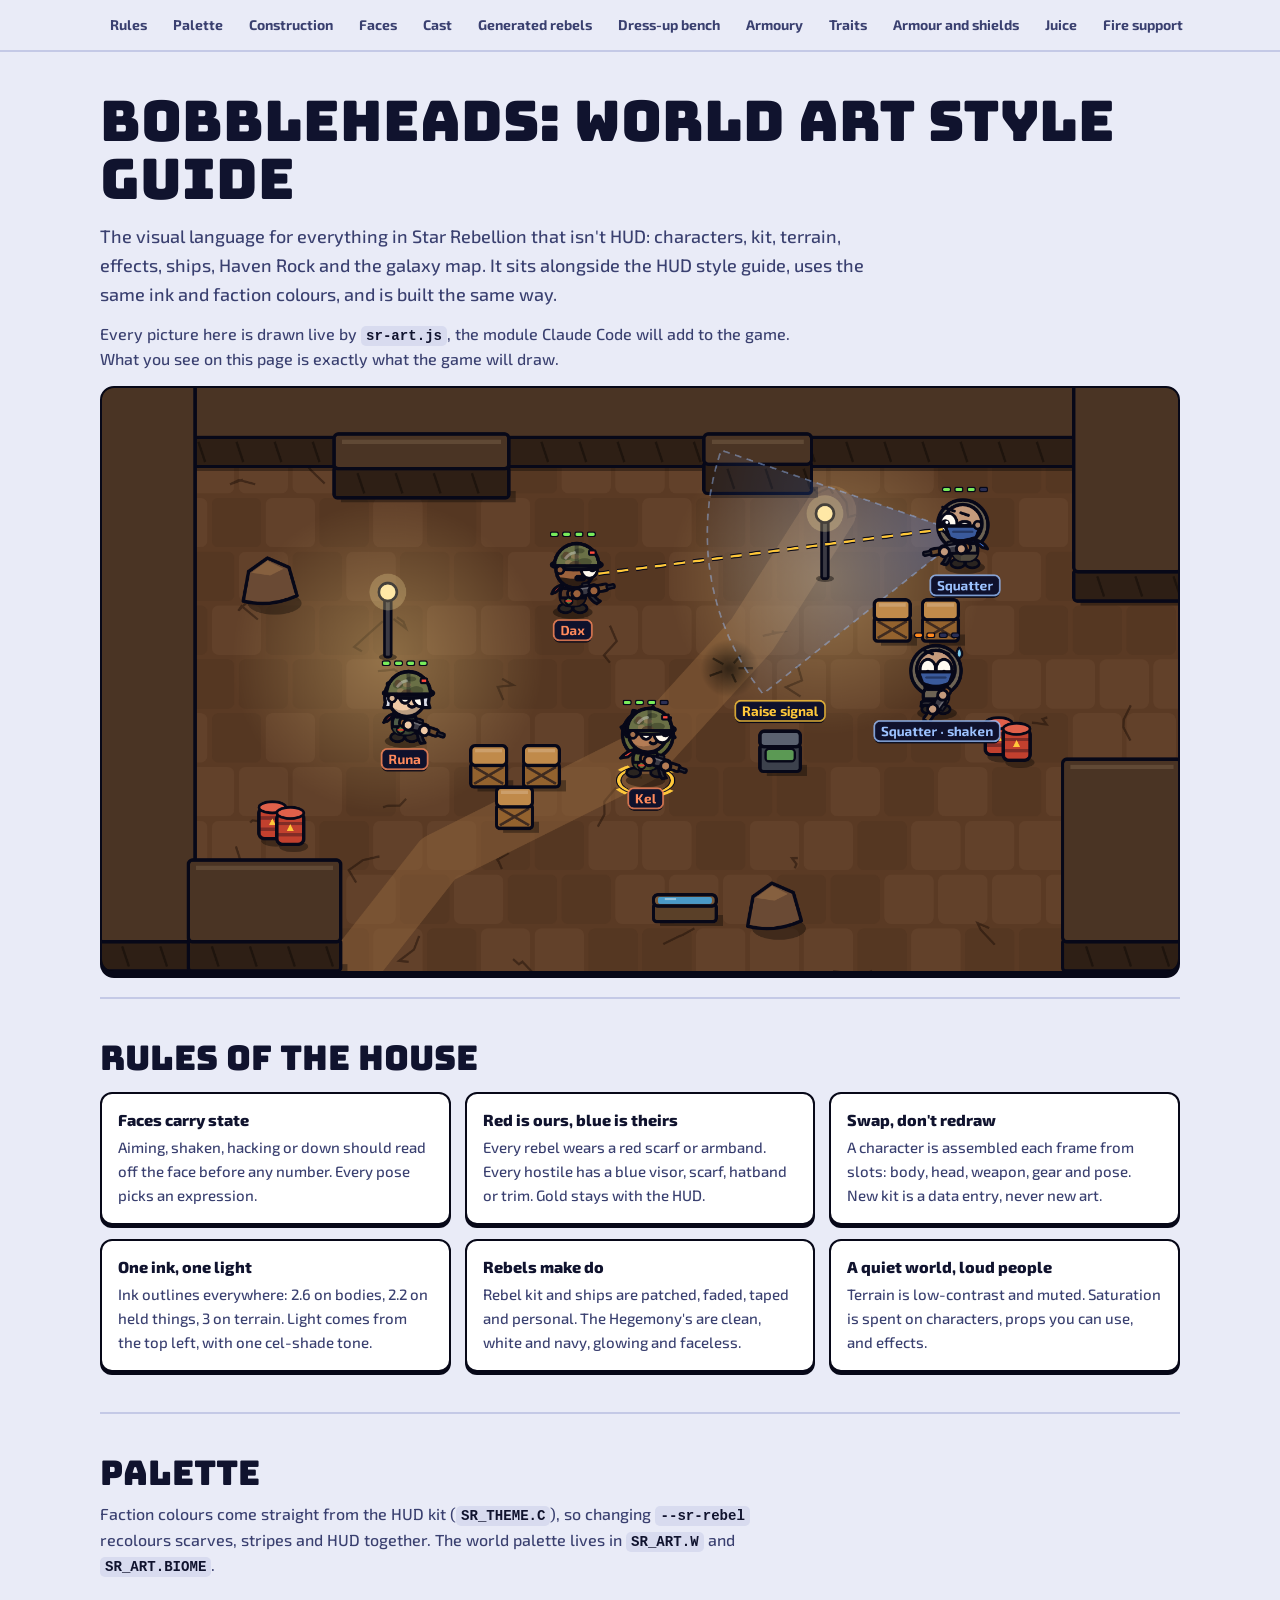
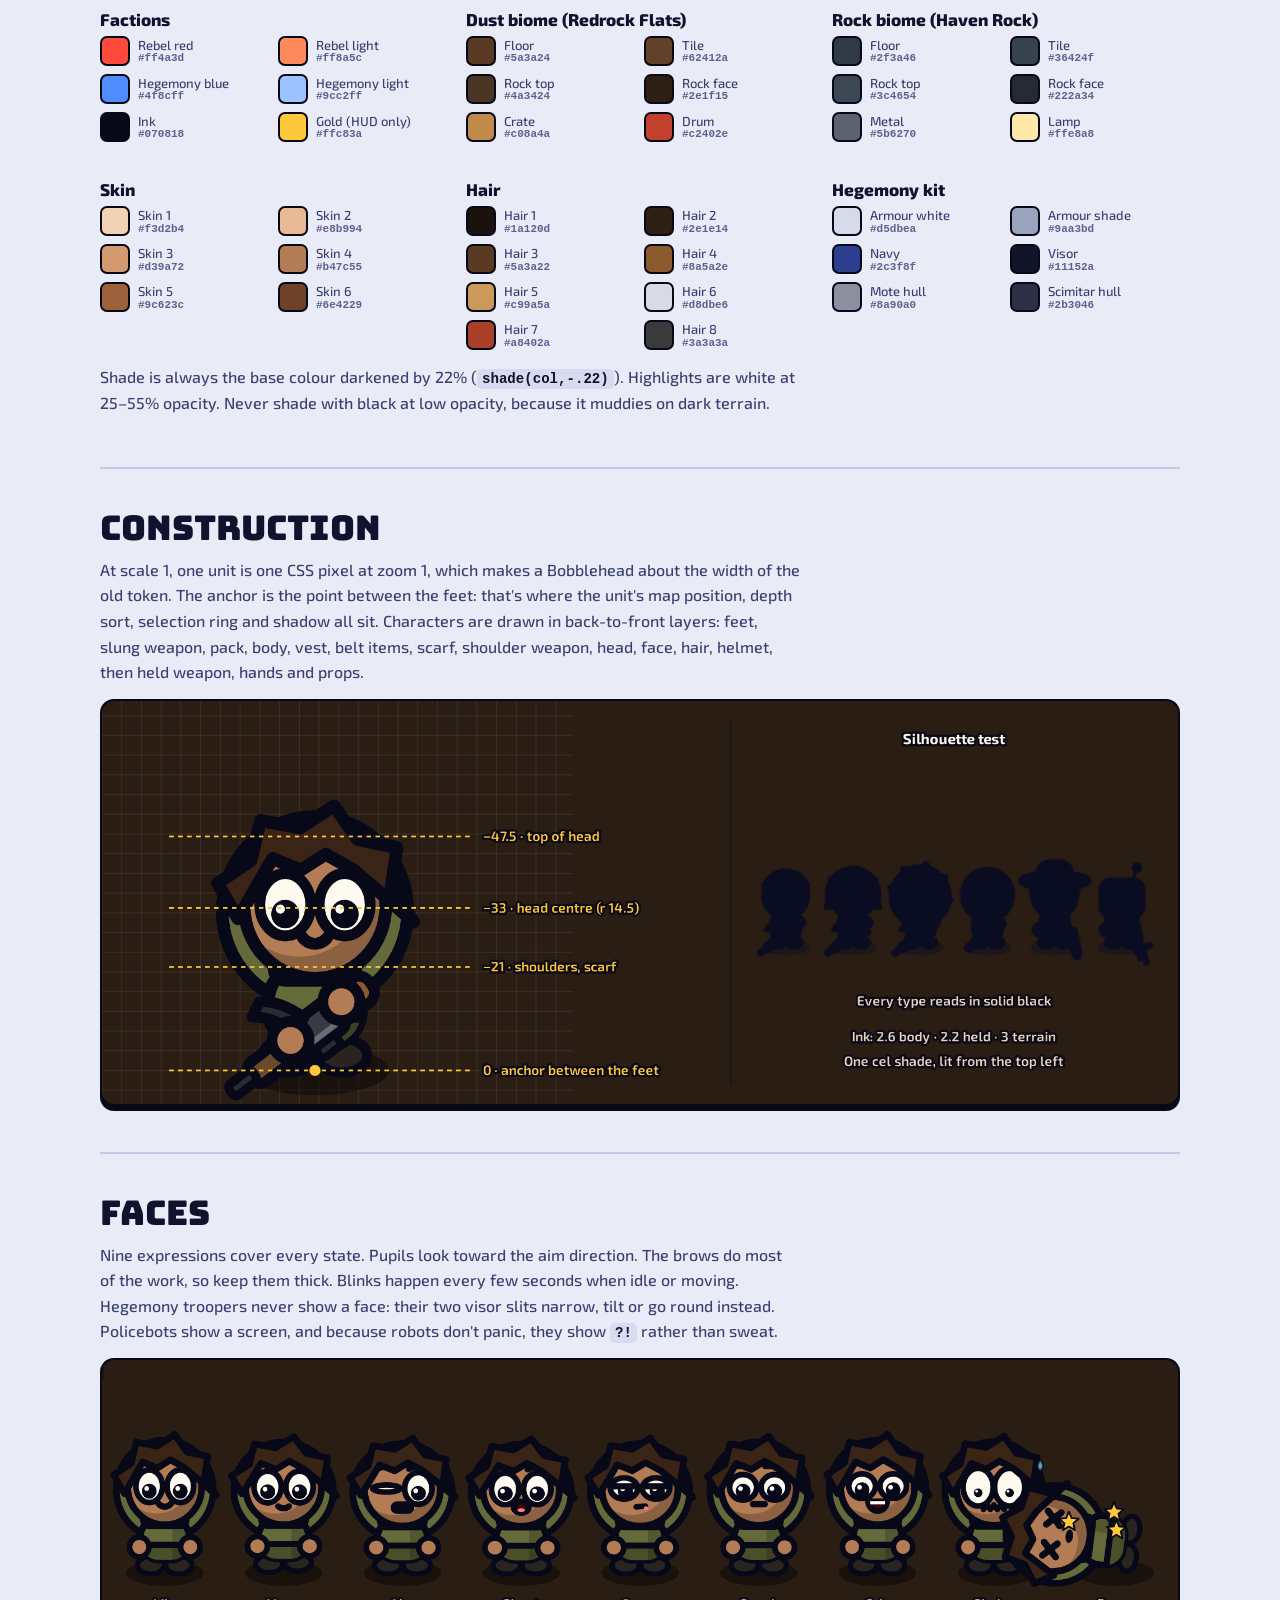
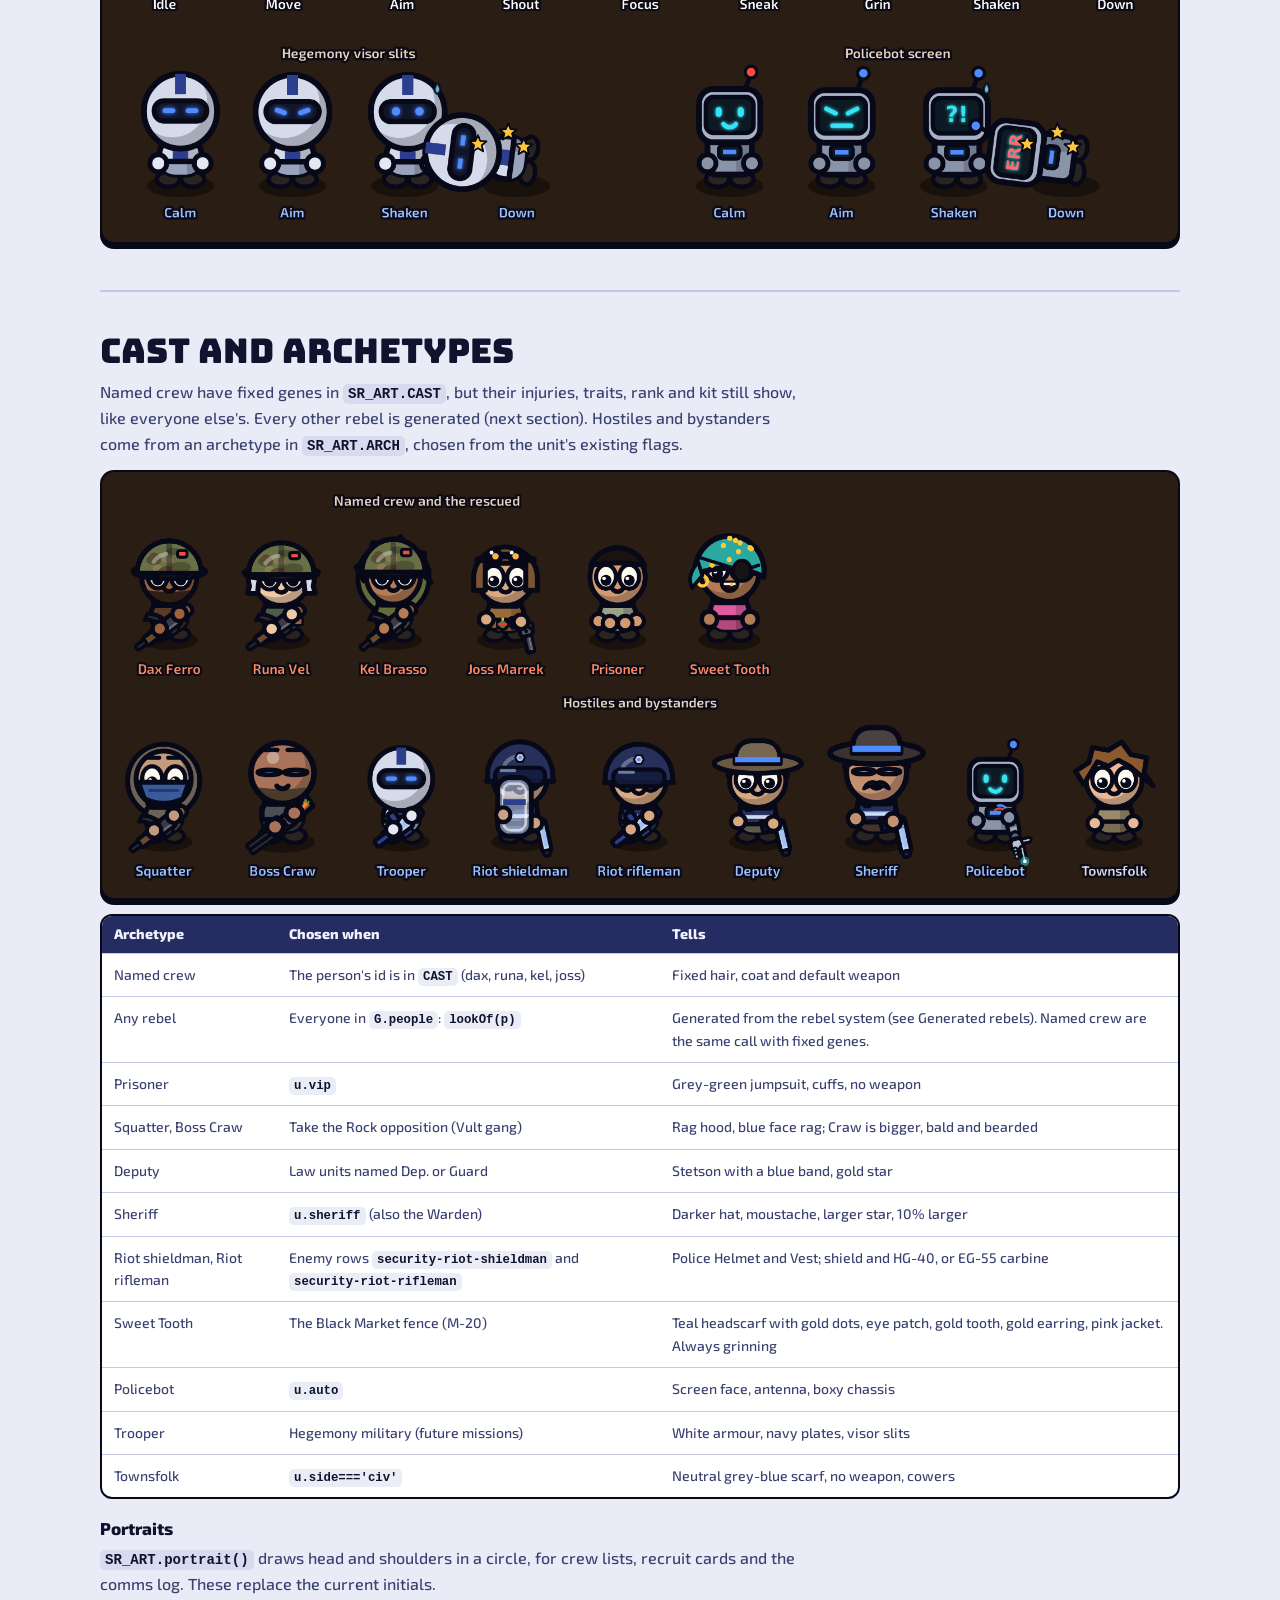
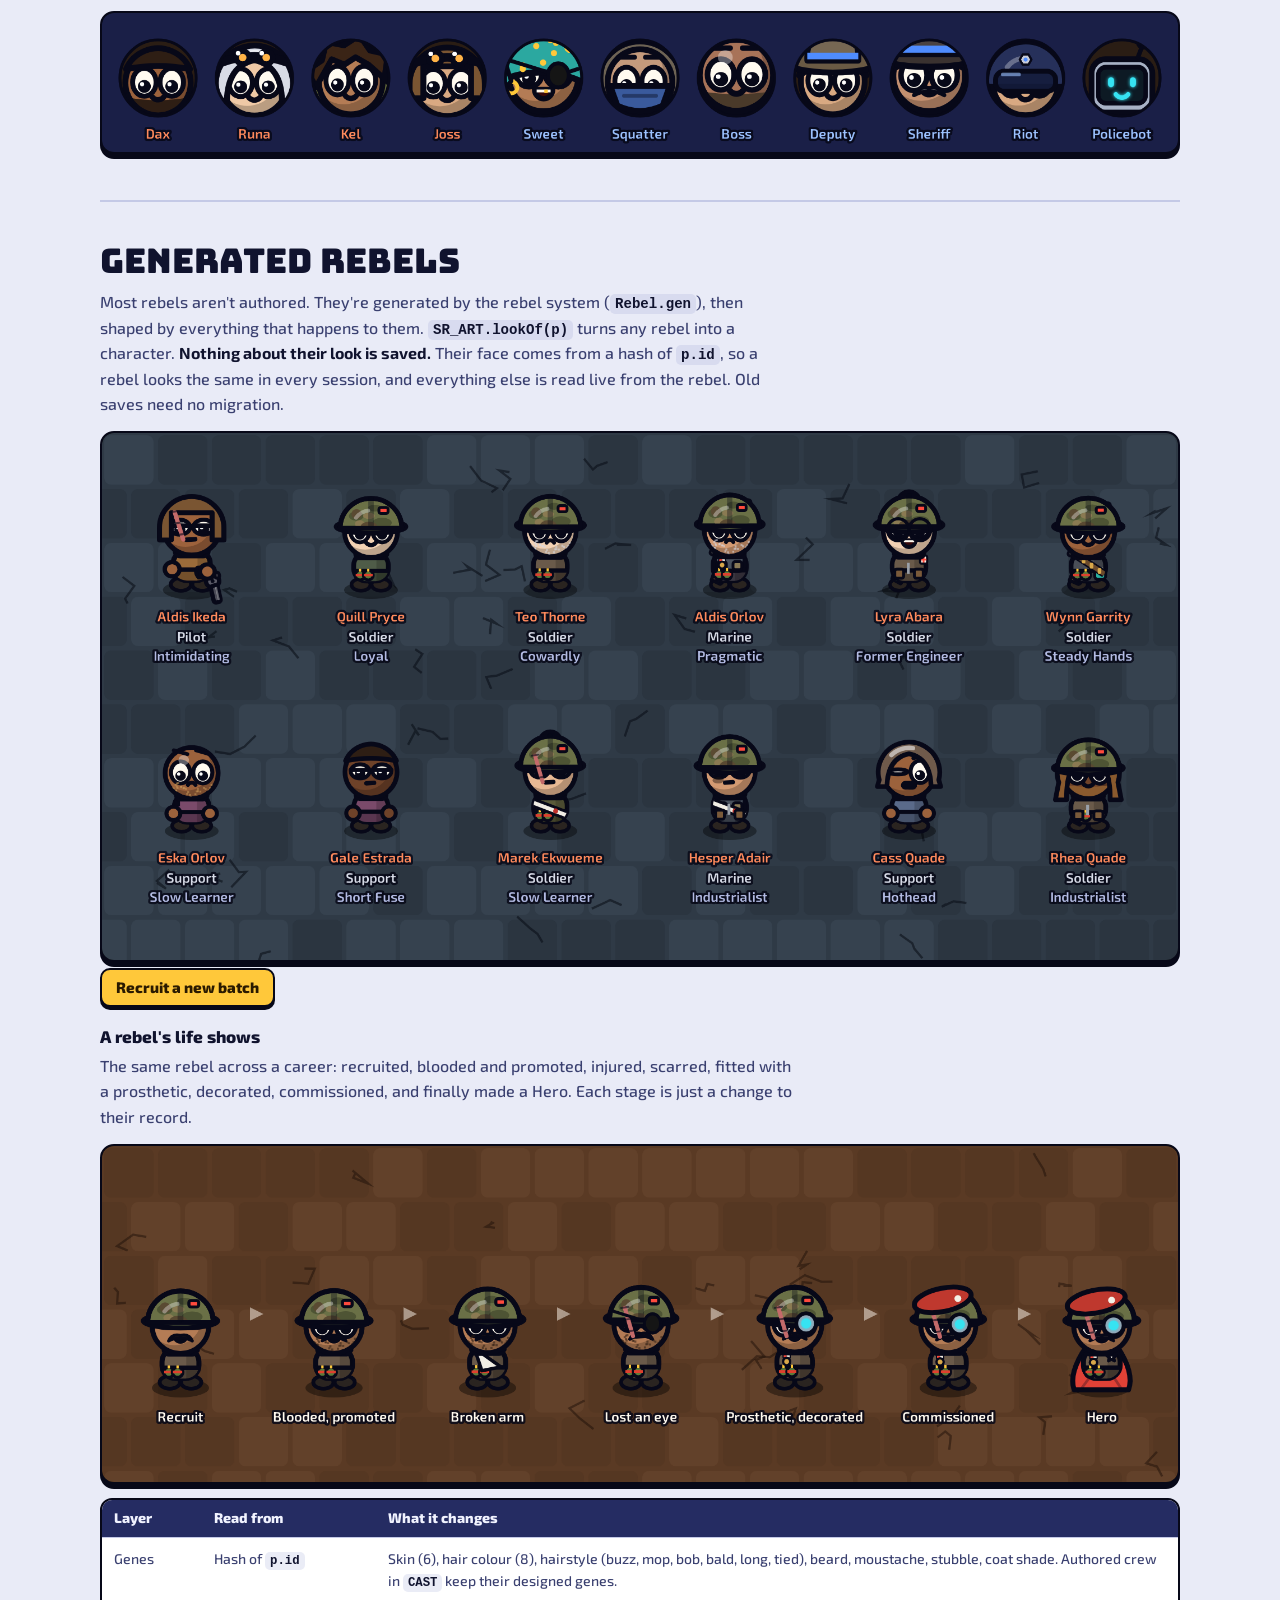
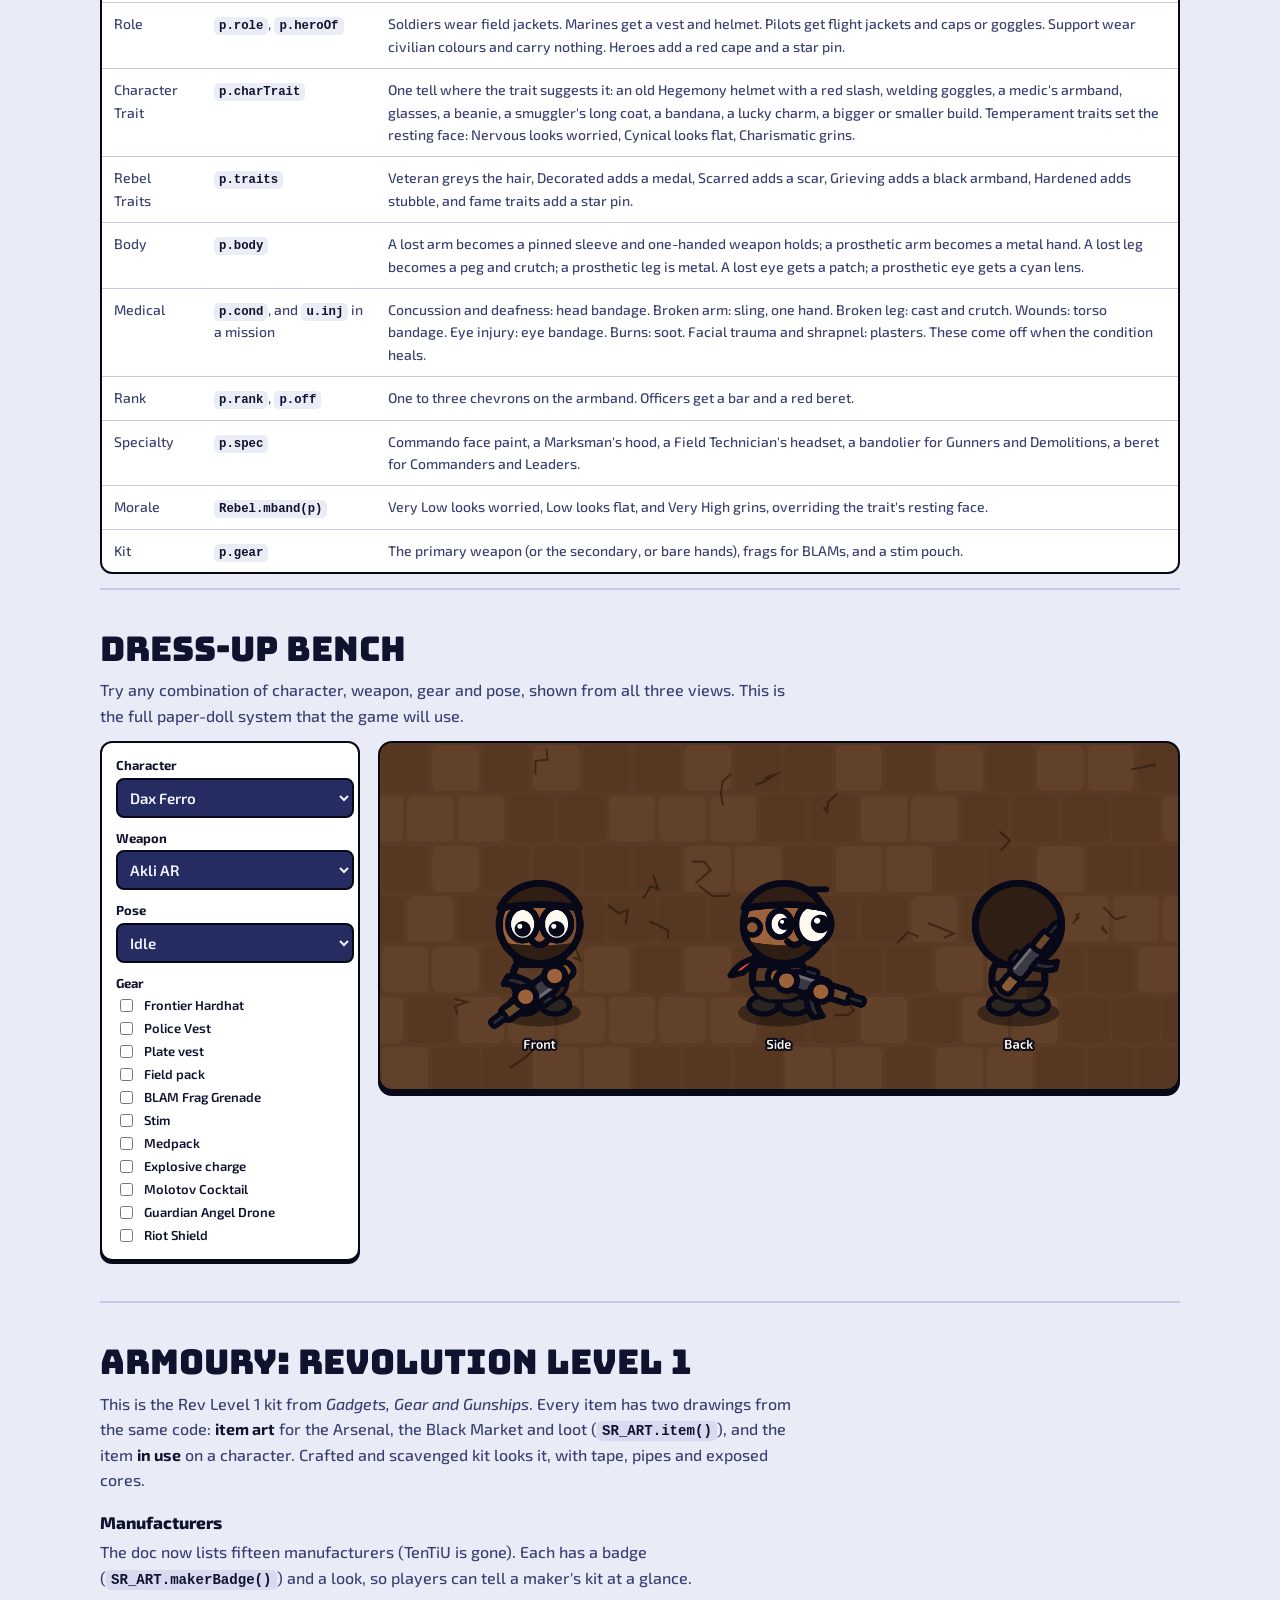
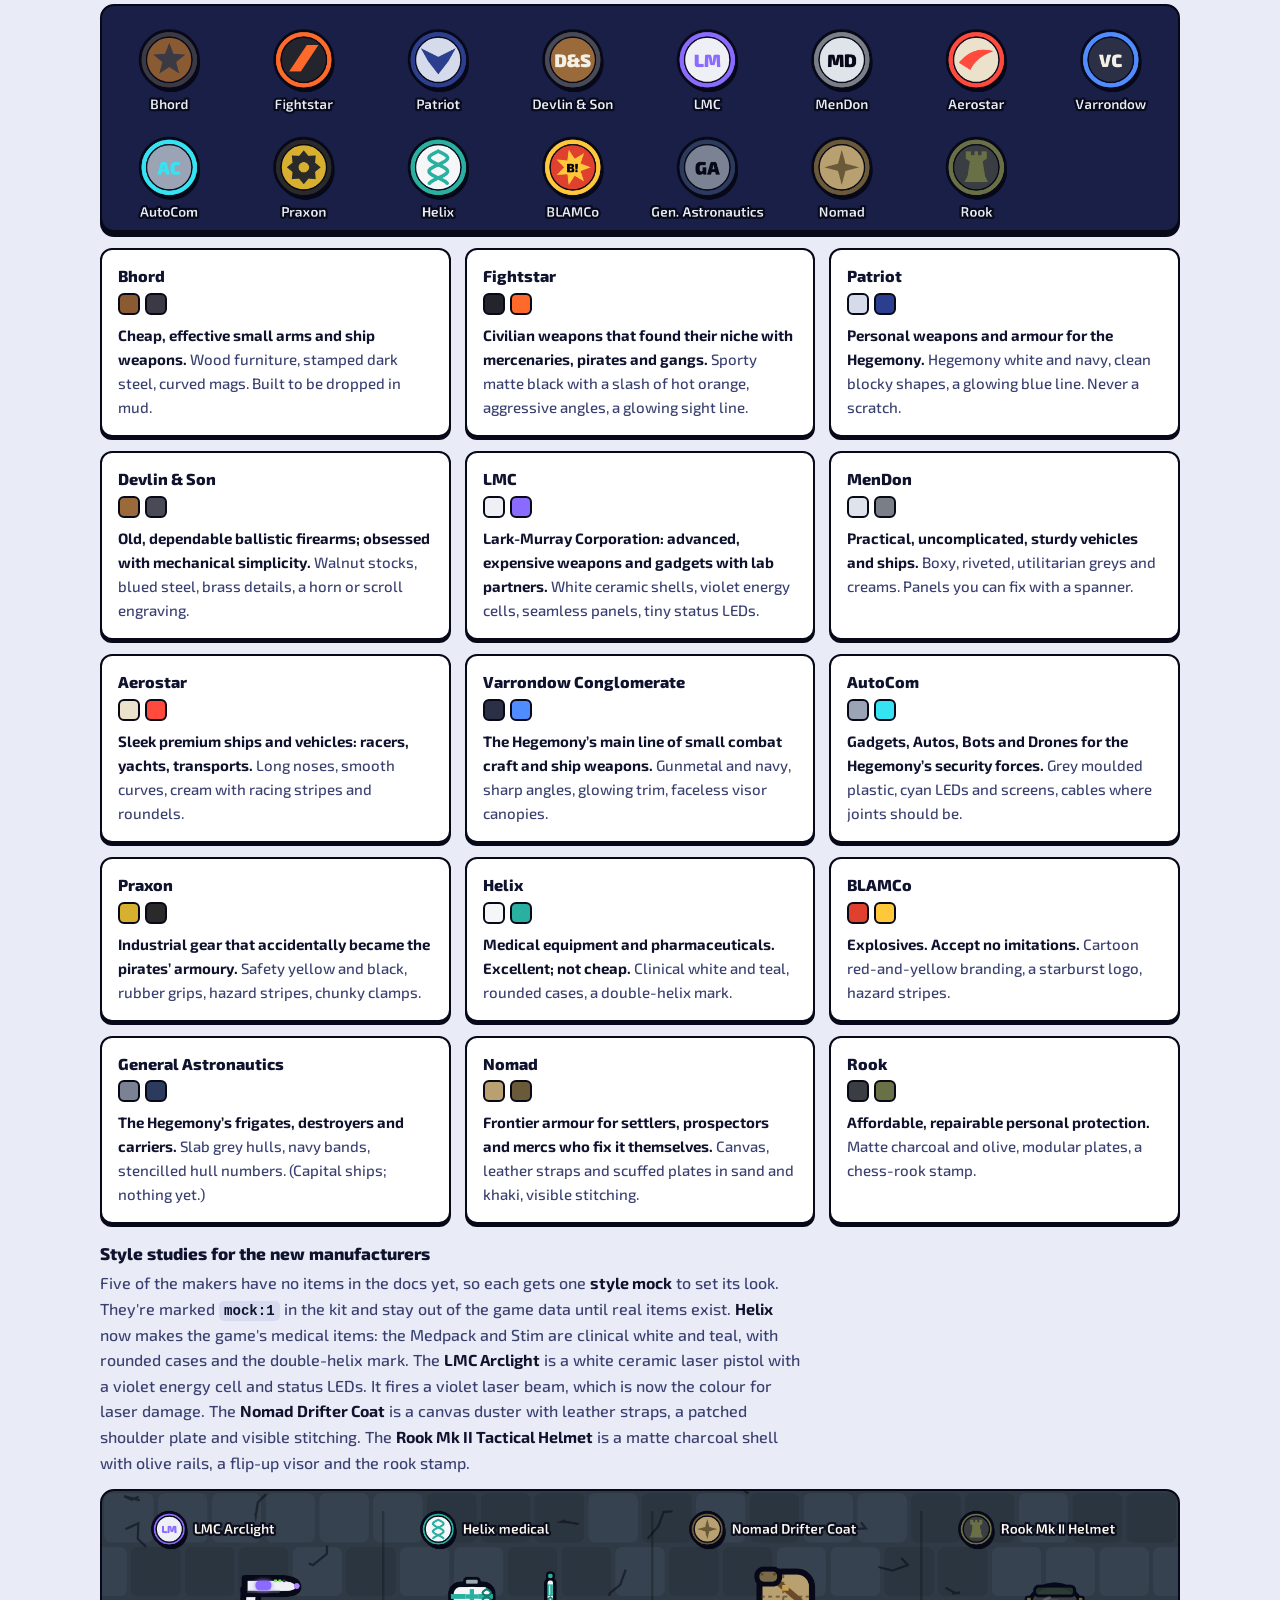
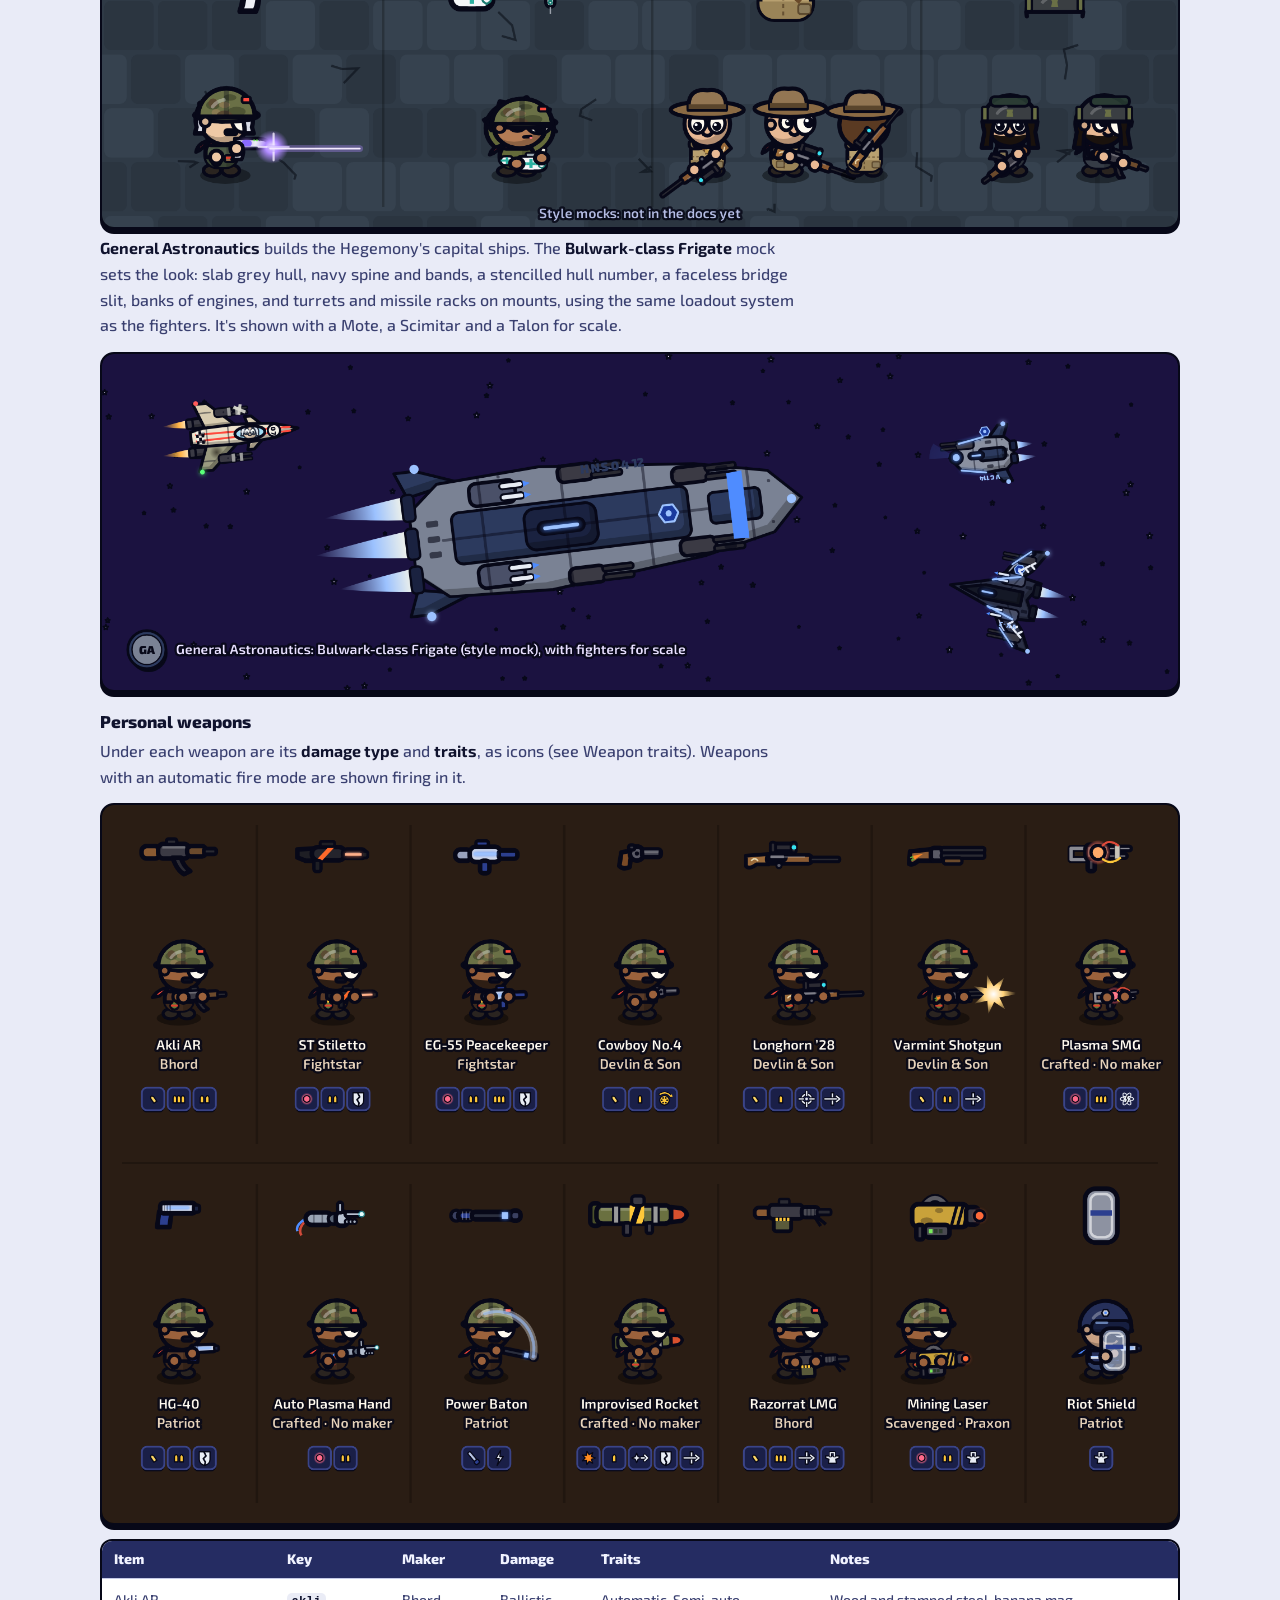
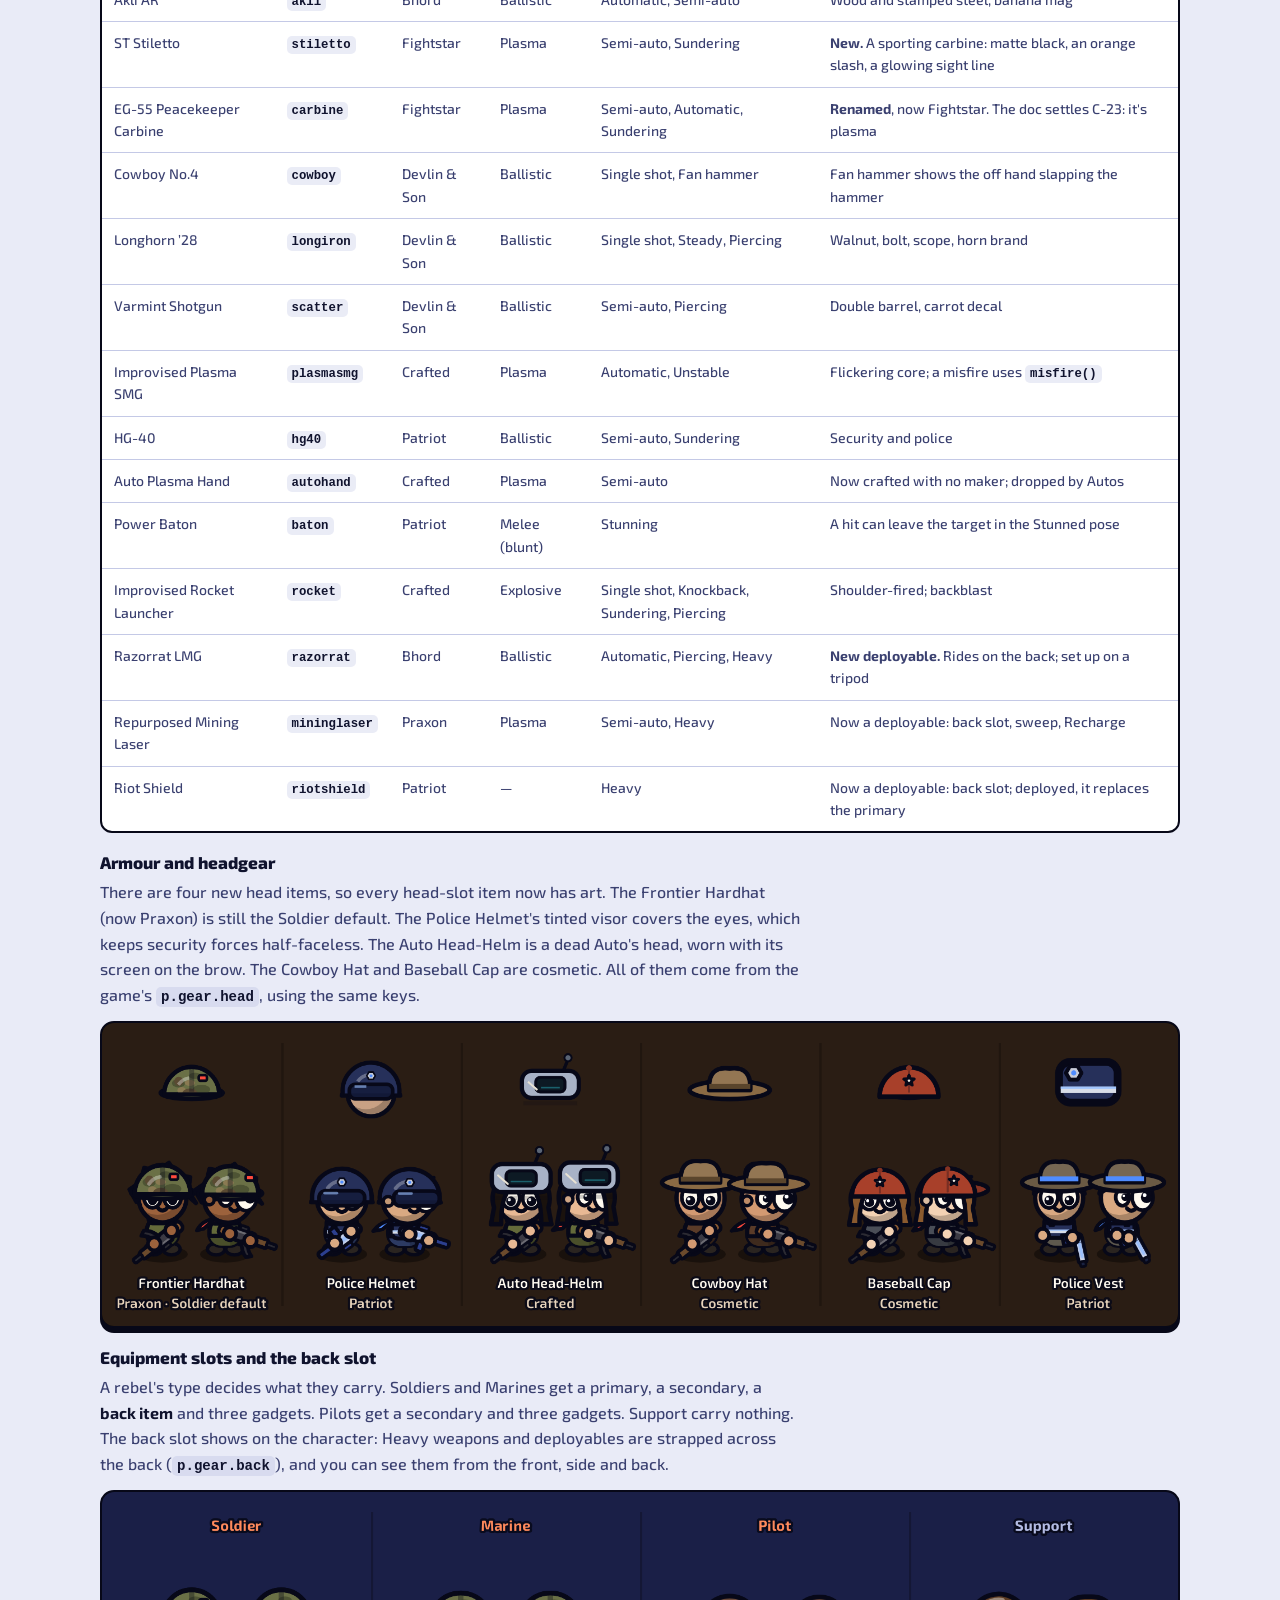
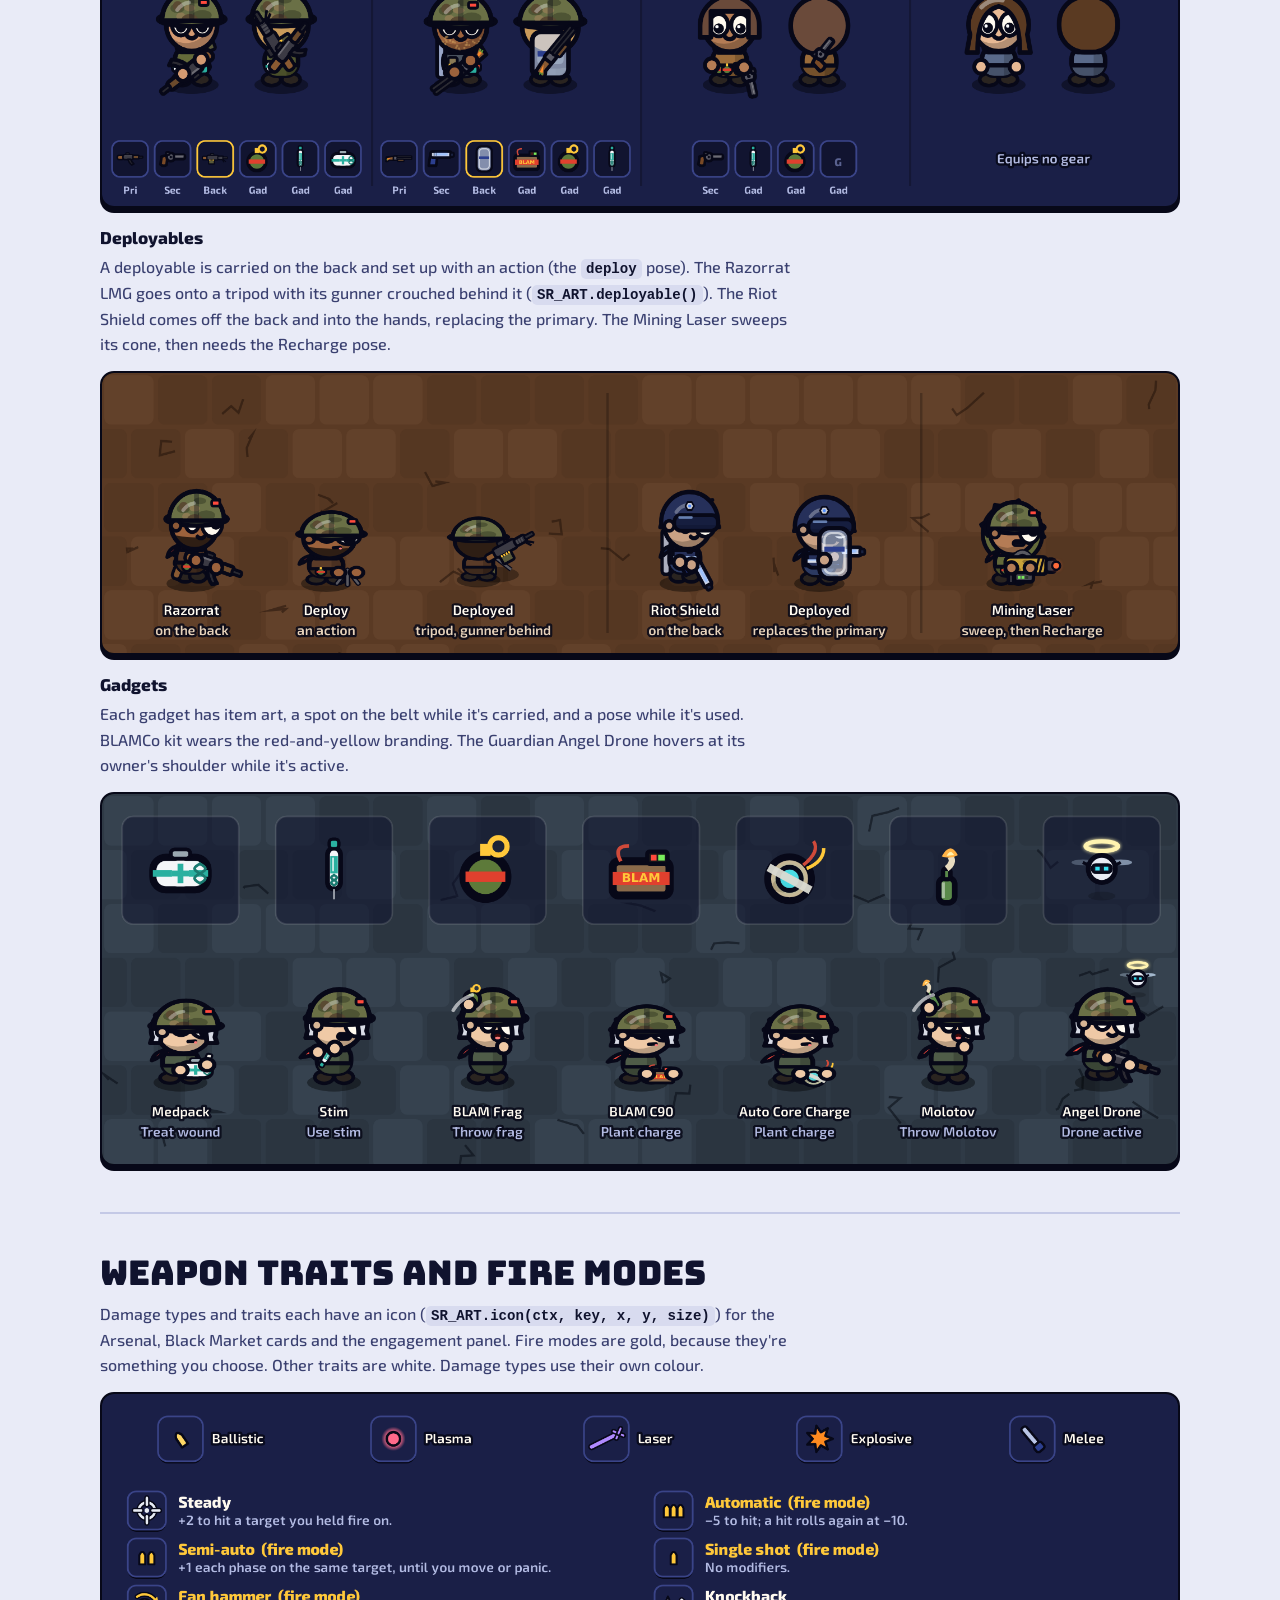
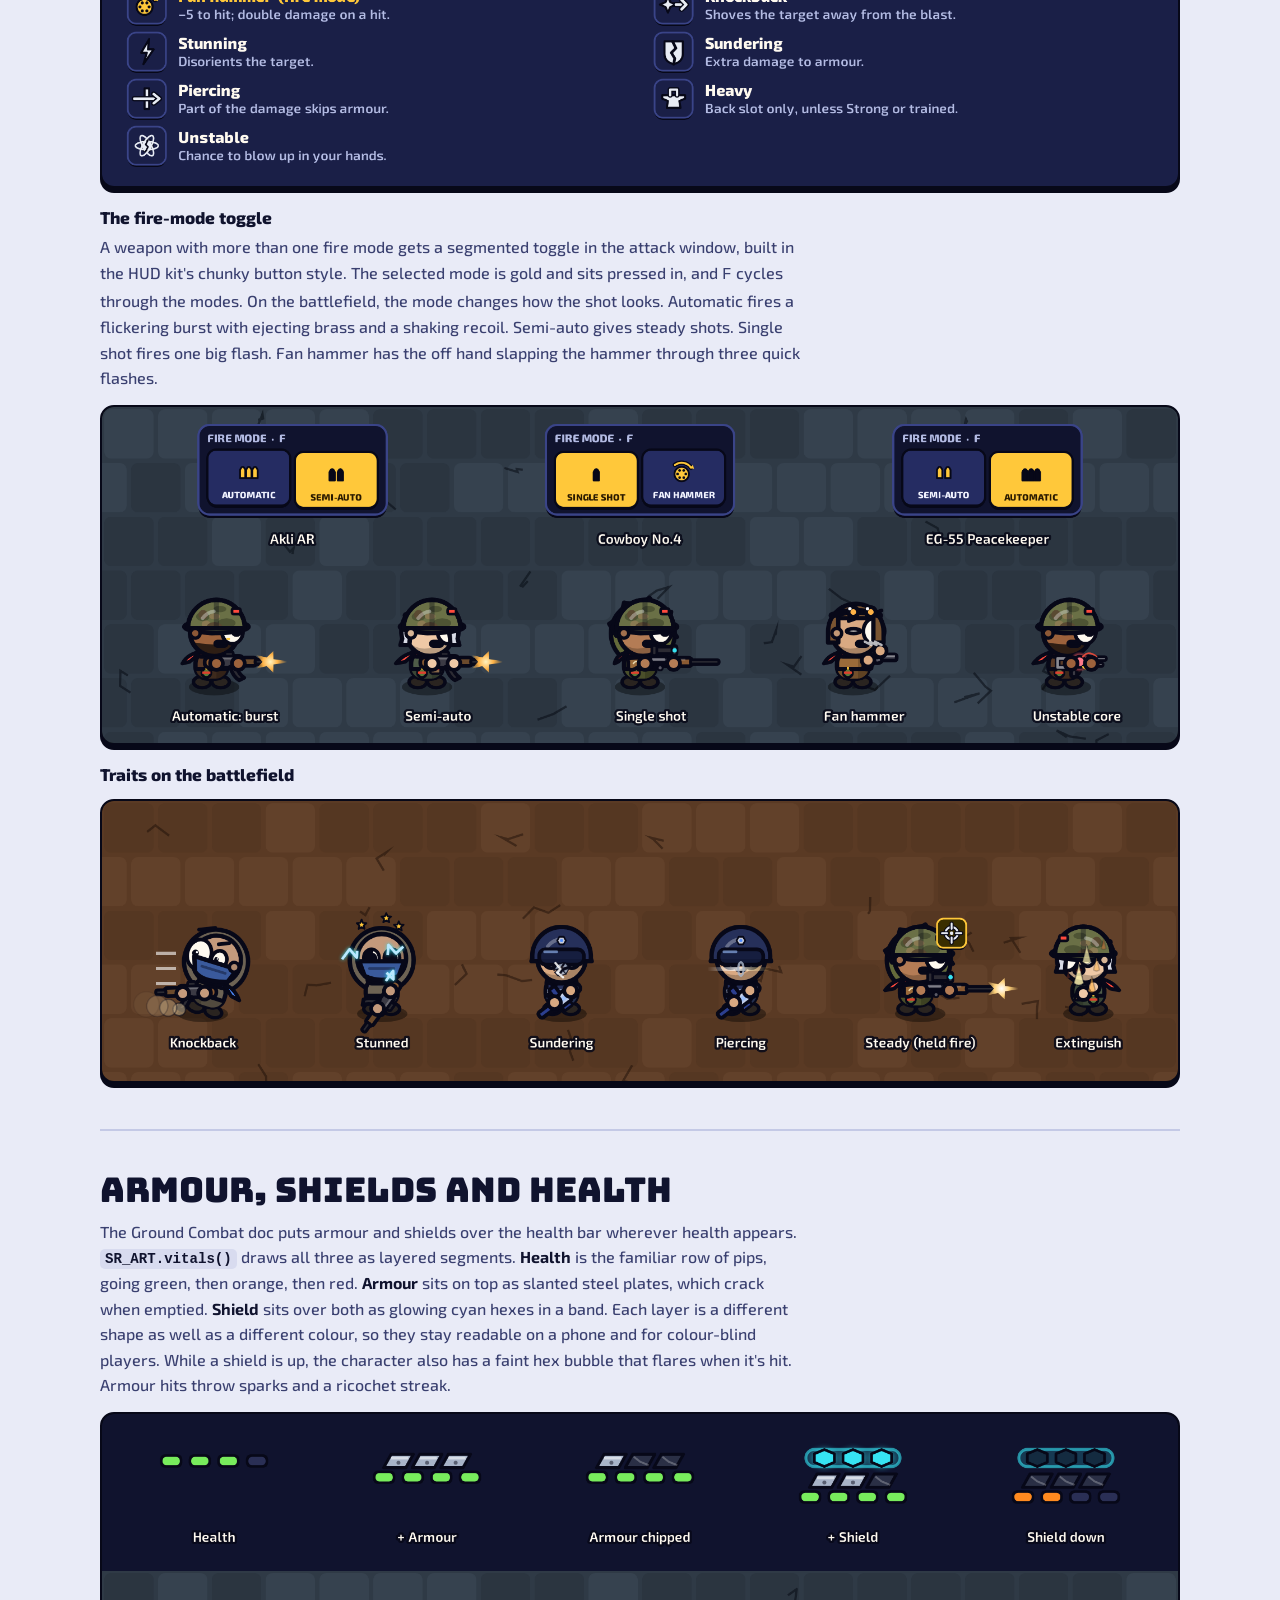
<file: docs/art/styleguide.html>
<!doctype html>
<html lang="en">
<head>
<meta charset="utf-8">
<meta name="viewport" content="width=device-width, initial-scale=1, viewport-fit=cover">
<title>Star Rebellion: Bobbleheads world art style guide</title>
<link rel="stylesheet" href="https://fonts.googleapis.com/css2?family=Bungee&family=Exo+2:wght@500;600;700;800&display=swap">
<style>
:root{
  --ink:#070818;--void:#0a0c22;--night:#10132e;--hull:#1a1f47;--plate:#252c62;--seam:#3a4488;
  --gold:#ffc83a;--rebel:#ff4a3d;--rebel-hi:#ff8a5c;--heg:#4f8cff;--heg-hi:#9cc2ff;--go:#78ec5c;
  --bg:var(--void);--panel:var(--hull);--line:var(--seam);--text:#f1f3ff;--text-2:#b3bbe3;--text-3:#8790c4;
  --display:"Bungee","Exo 2",system-ui,sans-serif;--ui:"Exo 2",system-ui,sans-serif;
  box-sizing:border-box;padding-top:env(safe-area-inset-top,0px);padding-bottom:env(safe-area-inset-bottom,0px);
}
@media (prefers-color-scheme:light){:root:not([data-theme="dark"]){--bg:#e9ebf7;--panel:#ffffff;--line:#c4c9e6;--text:#10132e;--text-2:#3a4070;--text-3:#5c6290;}}
:root[data-theme="dark"]{--bg:var(--void);--panel:var(--hull);--line:var(--seam);--text:#f1f3ff;--text-2:#b3bbe3;--text-3:#8790c4;}
html{scroll-padding-top:calc(env(safe-area-inset-top,0px) + 64px);}
*,*::before,*::after{box-sizing:inherit;}
body{margin:0;background:var(--bg);color:var(--text);font:500 16px/1.6 var(--ui);-webkit-font-smoothing:antialiased;}
.wrap{max-width:1120px;margin:0 auto;padding:0 20px;}
h1,h2,h3{margin:0;font-weight:400;}
h1{font-family:var(--display);font-size:clamp(32px,5.6vw,56px);line-height:1.04;}
h2{font-family:var(--display);font-size:clamp(24px,3.6vw,34px);line-height:1.1;margin-bottom:10px;}
h3{font:800 17px/1.3 var(--ui);margin:18px 0 6px;}
p{margin:0 0 12px;max-width:70ch;color:var(--text-2);}
p strong,li strong{color:var(--text);}
code{font:600 .88em/1 ui-monospace,SFMono-Regular,Menlo,monospace;background:rgba(127,140,200,.16);padding:2px 5px;border-radius:5px;color:var(--text);}
canvas{display:block;width:100%;height:auto;}
.frame{border:2px solid var(--ink);border-radius:14px;box-shadow:0 5px 0 var(--ink);overflow:hidden;background:#000;margin:14px 0 6px;}
nav.top{position:sticky;top:env(safe-area-inset-top,0px);z-index:5;background:var(--bg);border-bottom:2px solid var(--line);}
nav.top .wrap{display:flex;gap:6px;overflow-x:auto;padding:10px 20px;scrollbar-width:none;}
nav.top a{flex:none;font:700 14px/1 var(--ui);color:var(--text-2);text-decoration:none;padding:8px 10px;border-radius:8px;}
nav.top a:hover,nav.top a:focus-visible{background:var(--plate);color:#f1f3ff;outline:none;}
header{padding:40px 0 18px;}
.lede{font-size:18px;margin-top:14px;}
section{padding:40px 0;border-top:2px solid var(--line);}
.rules{display:grid;grid-template-columns:repeat(3,1fr);gap:14px;margin-top:16px;}
.rule{background:var(--panel);border:2px solid var(--ink);border-radius:12px;padding:16px;box-shadow:0 3px 0 var(--ink);}
.rule b{display:block;font:800 16px/1.3 var(--ui);color:var(--text);margin-bottom:4px;}
.rule p{font-size:15px;margin:0;}
.chips2{display:flex;gap:5px;margin:6px 0 8px;}.chips2 i{width:22px;height:22px;border-radius:6px;border:2px solid var(--ink);}
.pals{display:grid;grid-template-columns:repeat(3,1fr);gap:18px;}
.swatches{display:grid;grid-template-columns:1fr 1fr;gap:8px;}
.sw{display:flex;gap:8px;align-items:center;font-size:13px;color:var(--text-2);}
.sw i{flex:none;width:30px;height:30px;border-radius:7px;border:2px solid var(--ink);}
.sw span{display:flex;flex-direction:column;line-height:1.2;}.sw code{background:none;padding:0;font-size:11px;color:var(--text-3);}
.tablewrap{overflow-x:auto;margin:14px 0;border:2px solid var(--ink);border-radius:12px;background:var(--panel);}
table{border-collapse:collapse;width:100%;min-width:640px;font-size:14px;}
th,td{padding:10px 12px;text-align:left;border-bottom:1px solid var(--line);vertical-align:top;}
thead th{font:800 14px/1.2 var(--ui);background:var(--plate);color:#f1f3ff;}
td{color:var(--text-2);}tbody tr:last-child td{border-bottom:0;}
.bench{display:grid;grid-template-columns:260px 1fr;gap:18px;align-items:start;}
.controls{background:var(--panel);border:2px solid var(--ink);border-radius:12px;padding:14px;box-shadow:0 3px 0 var(--ink);display:grid;gap:12px;}
.controls label{font:700 13px/1.3 var(--ui);color:var(--text);display:grid;gap:4px;}
.controls select{font:600 15px var(--ui);padding:8px;border-radius:8px;border:2px solid var(--ink);background:var(--plate);color:#f1f3ff;}
#b-gear{display:grid;gap:4px;}#b-gear label{display:flex;gap:8px;align-items:center;font-weight:600;}
.btn{font:800 15px/1 var(--ui);background:var(--gold);color:#2a1a00;border:2px solid var(--ink);border-radius:10px;padding:10px 14px;box-shadow:0 3px 0 var(--ink);cursor:pointer;}
.btn:active{transform:translateY(2px);box-shadow:0 1px 0 var(--ink);}
.btn:focus-visible,.controls select:focus-visible{outline:3px solid var(--heg-hi);outline-offset:2px;}
.two{display:grid;grid-template-columns:1fr 1fr;gap:22px;}
ol.order{margin:8px 0 0;padding-left:22px;color:var(--text-2);}ol.order li{margin:3px 0;}
footer{padding:36px 0 60px;border-top:2px solid var(--line);color:var(--text-3);font-size:14px;}
@media (max-width:860px){.rules,.pals{grid-template-columns:1fr 1fr;}.bench,.two{grid-template-columns:1fr;}}
@media (max-width:520px){.rules,.pals{grid-template-columns:1fr;}}
</style>
</head>
<body>
<nav class="top" aria-label="Sections"><div class="wrap">
<a href="#rules">Rules</a><a href="#palette">Palette</a><a href="#build">Construction</a><a href="#faces">Faces</a><a href="#cast">Cast</a><a href="#rebels">Generated rebels</a><a href="#bench">Dress-up bench</a><a href="#weapons">Armoury</a><a href="#traits">Traits</a><a href="#vitals">Armour and shields</a><a href="#juice">Juice</a><a href="#support">Fire support</a><a href="#gear">Gear</a><a href="#poses">Poses</a><a href="#facing">Facing</a><a href="#world">In the world</a><a href="#props">Terrain and props</a><a href="#ships">Ships</a><a href="#vehicles">Vehicles</a><a href="#base">Haven Rock</a><a href="#galaxy">Galaxy map</a><a href="#handoff">Handoff</a>
</div></nav>
<div class="wrap">
<header>
  <h1>Bobbleheads: world art style guide</h1>
  <p class="lede">The visual language for everything in Star Rebellion that isn't HUD: characters, kit, terrain, effects, ships, Haven Rock and the galaxy map. It sits alongside the HUD style guide, uses the same ink and faction colours, and is built the same way.</p>
  <p>Every picture here is drawn live by <code>sr-art.js</code>, the module Claude Code will add to the game. What you see on this page is exactly what the game will draw.</p>
  <div class="frame"><canvas id="g-hero" aria-label="Take the Rock: the squad outside the blast door"></canvas></div>
</header>

<section id="rules">
  <h2>Rules of the house</h2>
  <div class="rules">
    <div class="rule"><b>Faces carry state</b><p>Aiming, shaken, hacking or down should read off the face before any number. Every pose picks an expression.</p></div>
    <div class="rule"><b>Red is ours, blue is theirs</b><p>Every rebel wears a red scarf or armband. Every hostile has a blue visor, scarf, hatband or trim. Gold stays with the HUD.</p></div>
    <div class="rule"><b>Swap, don't redraw</b><p>A character is assembled each frame from slots: body, head, weapon, gear and pose. New kit is a data entry, never new art.</p></div>
    <div class="rule"><b>One ink, one light</b><p>Ink outlines everywhere: 2.6 on bodies, 2.2 on held things, 3 on terrain. Light comes from the top left, with one cel-shade tone.</p></div>
    <div class="rule"><b>Rebels make do</b><p>Rebel kit and ships are patched, faded, taped and personal. The Hegemony's are clean, white and navy, glowing and faceless.</p></div>
    <div class="rule"><b>A quiet world, loud people</b><p>Terrain is low-contrast and muted. Saturation is spent on characters, props you can use, and effects.</p></div>
  </div>
</section>

<section id="palette">
  <h2>Palette</h2>
  <p>Faction colours come straight from the HUD kit (<code>SR_THEME.C</code>), so changing <code>--sr-rebel</code> recolours scarves, stripes and HUD together. The world palette lives in <code>SR_ART.W</code> and <code>SR_ART.BIOME</code>.</p>
  <div class="pals">
    <div><h3>Factions</h3><div class="swatches" id="pal-faction"></div></div>
    <div><h3>Dust biome (Redrock Flats)</h3><div class="swatches" id="pal-dust"></div></div>
    <div><h3>Rock biome (Haven Rock)</h3><div class="swatches" id="pal-rock"></div></div>
    <div><h3>Skin</h3><div class="swatches" id="pal-skin"></div></div>
    <div><h3>Hair</h3><div class="swatches" id="pal-hair"></div></div>
    <div><h3>Hegemony kit</h3><div class="swatches" id="pal-heg"></div></div>
  </div>
  <p style="margin-top:14px">Shade is always the base colour darkened by 22% (<code>shade(col,-.22)</code>). Highlights are white at 25–55% opacity. Never shade with black at low opacity, because it muddies on dark terrain.</p>
</section>

<section id="build">
  <h2>Construction</h2>
  <p>At scale 1, one unit is one CSS pixel at zoom 1, which makes a Bobblehead about the width of the old token. The anchor is the point between the feet: that's where the unit's map position, depth sort, selection ring and shadow all sit. Characters are drawn in back-to-front layers: feet, slung weapon, pack, body, vest, belt items, scarf, shoulder weapon, head, face, hair, helmet, then held weapon, hands and props.</p>
  <div class="frame"><canvas id="g-construct" aria-label="Annotated character construction and silhouette test"></canvas></div>
</section>

<section id="faces">
  <h2>Faces</h2>
  <p>Nine expressions cover every state. Pupils look toward the aim direction. The brows do most of the work, so keep them thick. Blinks happen every few seconds when idle or moving. Hegemony troopers never show a face: their two visor slits narrow, tilt or go round instead. Policebots show a screen, and because robots don't panic, they show <code>?!</code> rather than sweat.</p>
  <div class="frame"><canvas id="g-faces" aria-label="Expression sheet, plus trooper visors and policebot screens"></canvas></div>
</section>

<section id="cast">
  <h2>Cast and archetypes</h2>
  <p>Named crew have fixed genes in <code>SR_ART.CAST</code>, but their injuries, traits, rank and kit still show, like everyone else's. Every other rebel is generated (next section). Hostiles and bystanders come from an archetype in <code>SR_ART.ARCH</code>, chosen from the unit's existing flags.</p>
  <div class="frame"><canvas id="g-cast" aria-label="Named crew and all archetypes"></canvas></div>
  <div class="tablewrap"><table>
    <thead><tr><th>Archetype</th><th>Chosen when</th><th>Tells</th></tr></thead>
    <tbody>
      <tr><td>Named crew</td><td>The person's id is in <code>CAST</code> (dax, runa, kel, joss)</td><td>Fixed hair, coat and default weapon</td></tr>
      <tr><td>Any rebel</td><td>Everyone in <code>G.people</code>: <code>lookOf(p)</code></td><td>Generated from the rebel system (see Generated rebels). Named crew are the same call with fixed genes.</td></tr>
      <tr><td>Prisoner</td><td><code>u.vip</code></td><td>Grey-green jumpsuit, cuffs, no weapon</td></tr>
      <tr><td>Squatter, Boss Craw</td><td>Take the Rock opposition (Vult gang)</td><td>Rag hood, blue face rag; Craw is bigger, bald and bearded</td></tr>
      <tr><td>Deputy</td><td>Law units named Dep. or Guard</td><td>Stetson with a blue band, gold star</td></tr>
      <tr><td>Sheriff</td><td><code>u.sheriff</code> (also the Warden)</td><td>Darker hat, moustache, larger star, 10% larger</td></tr>
      <tr><td>Riot shieldman, Riot rifleman</td><td>Enemy rows <code>security-riot-shieldman</code> and <code>security-riot-rifleman</code></td><td>Police Helmet and Vest; shield and HG-40, or EG-55 carbine</td></tr>
      <tr><td>Sweet Tooth</td><td>The Black Market fence (M-20)</td><td>Teal headscarf with gold dots, eye patch, gold tooth, gold earring, pink jacket. Always grinning</td></tr>
      <tr><td>Policebot</td><td><code>u.auto</code></td><td>Screen face, antenna, boxy chassis</td></tr>
      <tr><td>Trooper</td><td>Hegemony military (future missions)</td><td>White armour, navy plates, visor slits</td></tr>
      <tr><td>Townsfolk</td><td><code>u.side==='civ'</code></td><td>Neutral grey-blue scarf, no weapon, cowers</td></tr>
    </tbody></table></div>
  <h3>Portraits</h3>
  <p><code>SR_ART.portrait()</code> draws head and shoulders in a circle, for crew lists, recruit cards and the comms log. These replace the current initials.</p>
  <div class="frame"><canvas id="g-portraits" aria-label="Portrait circles for crew and hostiles"></canvas></div>
</section>

<section id="rebels">
  <h2>Generated rebels</h2>
  <p>Most rebels aren't authored. They're generated by the rebel system (<code>Rebel.gen</code>), then shaped by everything that happens to them. <code>SR_ART.lookOf(p)</code> turns any rebel into a character. <strong>Nothing about their look is saved.</strong> Their face comes from a hash of <code>p.id</code>, so a rebel looks the same in every session, and everything else is read live from the rebel. Old saves need no migration.</p>
  <div class="frame"><canvas id="g-rebels" aria-label="Twelve generated rebels with their role and Character Trait"></canvas></div>
  <button class="btn" id="reroll" type="button">Recruit a new batch</button>
  <h3>A rebel's life shows</h3>
  <p>The same rebel across a career: recruited, blooded and promoted, injured, scarred, fitted with a prosthetic, decorated, commissioned, and finally made a Hero. Each stage is just a change to their record.</p>
  <div class="frame"><canvas id="g-life" aria-label="One rebel across seven stages of their career"></canvas></div>
  <div class="tablewrap"><table>
    <thead><tr><th>Layer</th><th>Read from</th><th>What it changes</th></tr></thead>
    <tbody>
      <tr><td>Genes</td><td>Hash of <code>p.id</code></td><td>Skin (6), hair colour (8), hairstyle (buzz, mop, bob, bald, long, tied), beard, moustache, stubble, coat shade. Authored crew in <code>CAST</code> keep their designed genes.</td></tr>
      <tr><td>Role</td><td><code>p.role</code>, <code>p.heroOf</code></td><td>Soldiers wear field jackets. Marines get a vest and helmet. Pilots get flight jackets and caps or goggles. Support wear civilian colours and carry nothing. Heroes add a red cape and a star pin.</td></tr>
      <tr><td>Character Trait</td><td><code>p.charTrait</code></td><td>One tell where the trait suggests it: an old Hegemony helmet with a red slash, welding goggles, a medic's armband, glasses, a beanie, a smuggler's long coat, a bandana, a lucky charm, a bigger or smaller build. Temperament traits set the resting face: Nervous looks worried, Cynical looks flat, Charismatic grins.</td></tr>
      <tr><td>Rebel Traits</td><td><code>p.traits</code></td><td>Veteran greys the hair, Decorated adds a medal, Scarred adds a scar, Grieving adds a black armband, Hardened adds stubble, and fame traits add a star pin.</td></tr>
      <tr><td>Body</td><td><code>p.body</code></td><td>A lost arm becomes a pinned sleeve and one-handed weapon holds; a prosthetic arm becomes a metal hand. A lost leg becomes a peg and crutch; a prosthetic leg is metal. A lost eye gets a patch; a prosthetic eye gets a cyan lens.</td></tr>
      <tr><td>Medical</td><td><code>p.cond</code>, and <code>u.inj</code> in a mission</td><td>Concussion and deafness: head bandage. Broken arm: sling, one hand. Broken leg: cast and crutch. Wounds: torso bandage. Eye injury: eye bandage. Burns: soot. Facial trauma and shrapnel: plasters. These come off when the condition heals.</td></tr>
      <tr><td>Rank</td><td><code>p.rank</code>, <code>p.off</code></td><td>One to three chevrons on the armband. Officers get a bar and a red beret.</td></tr>
      <tr><td>Specialty</td><td><code>p.spec</code></td><td>Commando face paint, a Marksman's hood, a Field Technician's headset, a bandolier for Gunners and Demolitions, a beret for Commanders and Leaders.</td></tr>
      <tr><td>Morale</td><td><code>Rebel.mband(p)</code></td><td>Very Low looks worried, Low looks flat, and Very High grins, overriding the trait's resting face.</td></tr>
      <tr><td>Kit</td><td><code>p.gear</code></td><td>The primary weapon (or the secondary, or bare hands), frags for BLAMs, and a stim pouch.</td></tr>
    </tbody></table></div>
<section id="bench">
  <h2>Dress-up bench</h2>
  <p>Try any combination of character, weapon, gear and pose, shown from all three views. This is the full paper-doll system that the game will use.</p>
  <div class="bench">
    <div class="controls">
      <label>Character<select id="b-who"></select></label>
      <label>Weapon<select id="b-weapon"></select></label>
      <label>Pose<select id="b-pose"></select></label>
      <div><label style="margin-bottom:4px">Gear</label><div id="b-gear"></div></div>
    </div>
    <div class="frame" style="margin:0"><canvas id="g-bench" aria-label="Dress-up preview from front, side and back"></canvas></div>
  </div>
</section>

<section id="weapons">
  <h2>Armoury: Revolution Level 1</h2>
  <p>This is the Rev Level 1 kit from <em>Gadgets, Gear and Gunships</em>. Every item has two drawings from the same code: <strong>item art</strong> for the Arsenal, the Black Market and loot (<code>SR_ART.item()</code>), and the item <strong>in use</strong> on a character. Crafted and scavenged kit looks it, with tape, pipes and exposed cores.</p>
  <h3>Manufacturers</h3>
  <p>The doc now lists fifteen manufacturers (TenTiU is gone). Each has a badge (<code>SR_ART.makerBadge()</code>) and a look, so players can tell a maker's kit at a glance.</p>
  <div class="frame"><canvas id="g-makers" aria-label="Badges for all fifteen manufacturers"></canvas></div>
  <div class="rules" id="makers"></div>
  <h3>Style studies for the new manufacturers</h3>
  <p>Five of the makers have no items in the docs yet, so each gets one <strong>style mock</strong> to set its look. They're marked <code>mock:1</code> in the kit and stay out of the game data until real items exist. <strong>Helix</strong> now makes the game's medical items: the Medpack and Stim are clinical white and teal, with rounded cases and the double-helix mark. The <strong>LMC Arclight</strong> is a white ceramic laser pistol with a violet energy cell and status LEDs. It fires a violet laser beam, which is now the colour for laser damage. The <strong>Nomad Drifter Coat</strong> is a canvas duster with leather straps, a patched shoulder plate and visible stitching. The <strong>Rook Mk II Tactical Helmet</strong> is a matte charcoal shell with olive rails, a flip-up visor and the rook stamp.</p>
  <div class="frame"><canvas id="g-studies" aria-label="Style mocks: LMC Arclight laser pistol, Helix Medpack and Stim, Nomad Drifter Coat, Rook Mk II Helmet"></canvas></div>
  <p><strong>General Astronautics</strong> builds the Hegemony's capital ships. The <strong>Bulwark-class Frigate</strong> mock sets the look: slab grey hull, navy spine and bands, a stencilled hull number, a faceless bridge slit, banks of engines, and turrets and missile racks on mounts, using the same loadout system as the fighters. It's shown with a Mote, a Scimitar and a Talon for scale.</p>
  <div class="frame"><canvas id="g-frigate" aria-label="General Astronautics Bulwark-class Frigate mock with fighters for scale"></canvas></div>
  <h3>Personal weapons</h3>
  <p>Under each weapon are its <strong>damage type</strong> and <strong>traits</strong>, as icons (see Weapon traits). Weapons with an automatic fire mode are shown firing in it.</p>
  <div class="frame"><canvas id="g-weapons" aria-label="Rev Level 1 personal weapons with damage type and trait icons"></canvas></div>
  <div class="tablewrap"><table>
    <thead><tr><th>Item</th><th>Key</th><th>Maker</th><th>Damage</th><th>Traits</th><th>Notes</th></tr></thead>
    <tbody>
      <tr><td>Akli AR</td><td><code>akli</code></td><td>Bhord</td><td>Ballistic</td><td>Automatic, Semi-auto</td><td>Wood and stamped steel, banana mag</td></tr>
      <tr><td>ST Stiletto</td><td><code>stiletto</code></td><td>Fightstar</td><td>Plasma</td><td>Semi-auto, Sundering</td><td><strong>New.</strong> A sporting carbine: matte black, an orange slash, a glowing sight line</td></tr>
      <tr><td>EG-55 Peacekeeper Carbine</td><td><code>carbine</code></td><td>Fightstar</td><td>Plasma</td><td>Semi-auto, Automatic, Sundering</td><td><strong>Renamed</strong>, now Fightstar. The doc settles C-23: it's plasma</td></tr>
      <tr><td>Cowboy No.4</td><td><code>cowboy</code></td><td>Devlin &amp; Son</td><td>Ballistic</td><td>Single shot, Fan hammer</td><td>Fan hammer shows the off hand slapping the hammer</td></tr>
      <tr><td>Longhorn ’28</td><td><code>longiron</code></td><td>Devlin &amp; Son</td><td>Ballistic</td><td>Single shot, Steady, Piercing</td><td>Walnut, bolt, scope, horn brand</td></tr>
      <tr><td>Varmint Shotgun</td><td><code>scatter</code></td><td>Devlin &amp; Son</td><td>Ballistic</td><td>Semi-auto, Piercing</td><td>Double barrel, carrot decal</td></tr>
      <tr><td>Improvised Plasma SMG</td><td><code>plasmasmg</code></td><td>Crafted</td><td>Plasma</td><td>Automatic, Unstable</td><td>Flickering core; a misfire uses <code>misfire()</code></td></tr>
      <tr><td>HG-40</td><td><code>hg40</code></td><td>Patriot</td><td>Ballistic</td><td>Semi-auto, Sundering</td><td>Security and police</td></tr>
      <tr><td>Auto Plasma Hand</td><td><code>autohand</code></td><td>Crafted</td><td>Plasma</td><td>Semi-auto</td><td>Now crafted with no maker; dropped by Autos</td></tr>
      <tr><td>Power Baton</td><td><code>baton</code></td><td>Patriot</td><td>Melee (blunt)</td><td>Stunning</td><td>A hit can leave the target in the Stunned pose</td></tr>
      <tr><td>Improvised Rocket Launcher</td><td><code>rocket</code></td><td>Crafted</td><td>Explosive</td><td>Single shot, Knockback, Sundering, Piercing</td><td>Shoulder-fired; backblast</td></tr>
      <tr><td>Razorrat LMG</td><td><code>razorrat</code></td><td>Bhord</td><td>Ballistic</td><td>Automatic, Piercing, Heavy</td><td><strong>New deployable.</strong> Rides on the back; set up on a tripod</td></tr>
      <tr><td>Repurposed Mining Laser</td><td><code>mininglaser</code></td><td>Praxon</td><td>Plasma</td><td>Semi-auto, Heavy</td><td>Now a deployable: back slot, sweep, Recharge</td></tr>
      <tr><td>Riot Shield</td><td><code>riotshield</code></td><td>Patriot</td><td>—</td><td>Heavy</td><td>Now a deployable: back slot; deployed, it replaces the primary</td></tr>
    </tbody></table></div>
  <h3>Armour and headgear</h3>
  <p>There are four new head items, so every head-slot item now has art. The Frontier Hardhat (now Praxon) is still the Soldier default. The Police Helmet's tinted visor covers the eyes, which keeps security forces half-faceless. The Auto Head-Helm is a dead Auto's head, worn with its screen on the brow. The Cowboy Hat and Baseball Cap are cosmetic. All of them come from the game's <code>p.gear.head</code>, using the same keys.</p>
  <div class="frame"><canvas id="g-armour" aria-label="Every head item and the Police Vest, as item art and worn"></canvas></div>
  <h3>Equipment slots and the back slot</h3>
  <p>A rebel's type decides what they carry. Soldiers and Marines get a primary, a secondary, a <strong>back item</strong> and three gadgets. Pilots get a secondary and three gadgets. Support carry nothing. The back slot shows on the character: Heavy weapons and deployables are strapped across the back (<code>p.gear.back</code>), and you can see them from the front, side and back.</p>
  <div class="frame"><canvas id="g-slots" aria-label="Slot layouts for Soldier, Marine, Pilot and Support, each wearing their kit"></canvas></div>
  <h3>Deployables</h3>
  <p>A deployable is carried on the back and set up with an action (the <code>deploy</code> pose). The Razorrat LMG goes onto a tripod with its gunner crouched behind it (<code>SR_ART.deployable()</code>). The Riot Shield comes off the back and into the hands, replacing the primary. The Mining Laser sweeps its cone, then needs the Recharge pose.</p>
  <div class="frame"><canvas id="g-deploy" aria-label="Razorrat carried, deployed and firing; riot shield carried and deployed; mining laser sweep and recharge"></canvas></div>
  <h3>Gadgets</h3>
  <p>Each gadget has item art, a spot on the belt while it's carried, and a pose while it's used. BLAMCo kit wears the red-and-yellow branding. The Guardian Angel Drone hovers at its owner's shoulder while it's active.</p>
  <div class="frame"><canvas id="g-gadgets" aria-label="Rev Level 1 gadgets as item art, each with the pose that uses it"></canvas></div>
</section>

<section id="traits">
  <h2>Weapon traits and fire modes</h2>
  <p>Damage types and traits each have an icon (<code>SR_ART.icon(ctx, key, x, y, size)</code>) for the Arsenal, Black Market cards and the engagement panel. Fire modes are gold, because they're something you choose. Other traits are white. Damage types use their own colour.</p>
  <div class="frame"><canvas id="g-traits" aria-label="Damage type icons and all eleven trait icons with what they do"></canvas></div>
  <h3>The fire-mode toggle</h3>
  <p>A weapon with more than one fire mode gets a segmented toggle in the attack window, built in the HUD kit's chunky button style. The selected mode is gold and sits pressed in, and <kbd>F</kbd> cycles through the modes. On the battlefield, the mode changes how the shot looks. Automatic fires a flickering burst with ejecting brass and a shaking recoil. Semi-auto gives steady shots. Single shot fires one big flash. Fan hammer has the off hand slapping the hammer through three quick flashes.</p>
  <div class="frame"><canvas id="g-firemodes" aria-label="Fire-mode toggles for three weapons and each fire mode shown on a character"></canvas></div>
  <h3>Traits on the battlefield</h3>
  <div class="frame"><canvas id="g-traitfx" aria-label="Knockback, stunned, sundering, piercing, steady and on fire"></canvas></div>
</section>

<section id="vitals">
  <h2>Armour, shields and health</h2>
  <p>The Ground Combat doc puts armour and shields over the health bar wherever health appears. <code>SR_ART.vitals()</code> draws all three as layered segments. <strong>Health</strong> is the familiar row of pips, going green, then orange, then red. <strong>Armour</strong> sits on top as slanted steel plates, which crack when emptied. <strong>Shield</strong> sits over both as glowing cyan hexes in a band. Each layer is a different shape as well as a different colour, so they stay readable on a phone and for colour-blind players. While a shield is up, the character also has a faint hex bubble that flares when it's hit. Armour hits throw sparks and a ricochet streak.</p>
  <div class="frame"><canvas id="g-vitals" aria-label="Health, armour and shield bars, then on characters with armour and shield hits"></canvas></div>
</section>

<section id="juice">
  <h2>Juice</h2>
  <p>Juice is the feedback that makes every action feel like it landed: anticipation, impact and follow-through, built from several small cues stacked together. The kit had effects, but they played flat and alone. This pass reworks them around a few rules.</p>
  <div class="rules">
    <div class="rule"><b>Every action answers back</b><p>A shot, a hit, a door, a button: each gets at least three cues at once, such as motion, a flash, particles, a number and sound.</p></div>
    <div class="rule"><b>Impact freezes, then shakes</b><p>A big hit freezes the game for 40–160 ms (hitstop), then shakes the screen in proportion to the hit. The target flashes white and squashes.</p></div>
    <div class="rule"><b>Nothing moves linearly</b><p>Pops overshoot (<code>ease.outBack</code>), falls bounce (<code>outBounce</code>), panels ease in and out. Linear movement reads as broken.</p></div>
    <div class="rule"><b>Leave a mark</b><p>Follow-through lingers. Casings bounce, smoke rises, scorch marks stay, debris settles. The battlefield remembers the fight.</p></div>
    <div class="rule"><b>Big things are big</b><p>Shake, freeze and particles scale with the event. A pistol barely nudges the screen; a rocket rocks it. Small hits stay small, so big ones still feel big.</p></div>
    <div class="rule"><b>Respect the player</b><p>There's a <em>Screen shake</em> setting. Reduced motion turns off shake, hitstop and drifting particles. Nothing flashes more than three times a second.</p></div>
  </div>
  <h3>Shots: set by the maker, patterned by the fire mode</h3>
  <p>No two weapons shoot alike. The <strong>maker sets the palette</strong>, the same for both factions: Bhord tracers are warm yellow, Devlin &amp; Son white-gold, Patriot crisp white-blue, Fightstar hot orange, LMC violet, Praxon industrial red-orange, AutoCom cyan, and crafted kit unstable magenta. <strong>The weapon sets the shape:</strong> tracers, a heavy slug with a smoke trail, a near-instant rail line for the Longhorn, a pellet cone, needle darts, plasma bolts, wobbling unstable bolts, ring pulses, laser beams and smoky rockets. <strong>The fire mode sets the pattern:</strong> automatic is a staggered, spreading burst, fan hammer is three rounds in quick succession, and single shot is one round with a bigger flash. Muzzle flashes use the same palette and shape (<code>muzzleFor()</code>).</p>
  <div class="frame"><canvas id="g-shots" aria-label="Every weapon's shot in its maker's colours and its fire mode"></canvas></div>
  <h3>An attack is an attempt, not a bullet</h3>
  <p>In the rules, an attack is one roll: it hits for its damage or it misses. On screen, an attack is <strong>a burst of fire</strong>, re-rolled every time so no two look alike (<code>SR_ART.volley()</code>). <strong>Single shot</strong> fires exactly one round. <strong>Semi-auto</strong> fires 3 to 5 rounds, with 1 to 3 landing. <strong>Automatic</strong> fires 6 to 10, with roughly half landing. <strong>Fan hammer</strong> fires 3, with 2 or 3 landing. Shotguns fire 2 or 3 blasts, and lasers 2 or 3 pulses. The damage is split across the rounds that land, so a 10-damage hit might read <em>3, miss, 3, 4</em>, and the total always matches the rules. A missed attack sprays every round past the target into the ground behind. In the gallery above, every row re-rolls each loop, and the numbers on the right show that loop's split; every third loop is a miss. This is purely visual.</p>
  <h3>Impacts: what was hit, and with what</h3>
  <p><code>SR_ART.impact()</code> depends on the surface and the damage type. <strong>Flesh bleeds:</strong> bullets throw a spray of blood droplets along the shot, plasma and lasers sear with a glowing ring and a wisp of smoke, and melee lands with impact lines. Flesh hits leave a blood splat on the ground (<code>bloodSplat()</code>). <strong>Armour</strong> throws sparks, a ricochet streak and a metallic ring. <strong>Shields</strong> ripple in hexes. <strong>Cover</strong> puffs dust and chips. <strong>Robots</strong> spark, arc and leak black oil. There's a <strong>Blood</strong> setting (<code>SR_ART.setGore(false)</code>) that swaps blood for dust and impact lines, for players or platforms that need it.</p>
  <div class="frame"><canvas id="g-impacts" aria-label="Impact grid: five surfaces by five damage types"></canvas></div>
  <h3>Try it: ground</h3>
  <p>Pick a weapon, a fire mode, a result and a target, then fire. Each attack is a fresh volley: one roll, with the damage split across the rounds that land. The riot rifleman's armour sparks until it's gone, then he bleeds. The squatter bleeds straight away. The Policebot leaks oil. Shooting the crate puffs dust. Switch juice off and on to compare: the fight logic is identical both ways, and only the feedback changes.</p>
  <div class="frame"><canvas id="g-juice" aria-label="Interactive juice arena: fire any weapon at armour, flesh, robot or cover; grenade, takedown and loot"></canvas></div>
  <div class="controls" style="display:flex;flex-wrap:wrap;gap:10px;align-items:end;margin-top:10px;grid-template-columns:none">
    <label>Weapon<select id="j-weapon"></select></label><label>Fire mode<select id="j-mode"></select></label>
    <label>Result<select id="j-outcome"><option value="roll">Roll (65% hit)</option><option value="hit">Always hit</option><option value="miss">Always miss</option></select></label>
    <label>Target<select id="j-target"><option value="riotrifle">Riot rifleman (armour)</option><option value="squatter">Squatter (flesh)</option><option value="bot">Policebot (robot)</option><option value="crate">Crate (cover)</option></select></label>
    <button class="btn" data-j="fire" type="button">Fire</button><button class="btn" data-j="grenade" type="button">Grenade</button><button class="btn" data-j="down" type="button">Take down</button><button class="btn" data-j="loot" type="button">Open crate</button><button class="btn" data-j="reset" type="button" style="background:#b3bbe3">Reset</button>
    <button class="btn" data-j="juice" type="button" aria-pressed="true" style="background:#78ec5c">Juice: on</button><button class="btn" data-j="shake" type="button" aria-pressed="true" style="background:#9cc2ff">Screen shake: on</button><button class="btn" data-j="gore" type="button" aria-pressed="true" style="background:#ff8a5c">Blood: on</button>
  </div>
  <h3>Try it: space</h3>
  <p>Space follows the same rules, and repeater fire is a volley too. Repeater bolts first <strong>flare on the shield</strong> around the ship, at the spot where they land. When the shield's segments run out, it <strong>shatters</strong>, and later hits <strong>breach the hull</strong> with sparks, molten droplets, venting gas and debris. A damaged ship keeps venting. A missile trails smoke. A hit on the pilot <strong>cracks the canopy and spatters it with blood</strong> (Hegemony canopies stay dark). A kill freezes the game, shakes the screen and breaks the ship into three.</p>
  <div class="frame"><canvas id="g-spacejuice" aria-label="Interactive space arena: repeaters into shields and hull, missile with pilot hit, kill, mag-clamp"></canvas></div>
  <div style="display:flex;flex-wrap:wrap;gap:8px;margin-top:10px">
    <button class="btn" data-s="repeaters" type="button">Repeaters (Talon)</button><button class="btn" data-s="missile" type="button">Missile (Scimitar)</button><button class="btn" data-s="kill" type="button">Kill the Mote</button><button class="btn" data-s="clamp" type="button">Mag-clamp</button><button class="btn" data-s="reset" type="button" style="background:#b3bbe3">Reset</button><button class="btn" data-s="juice" type="button" aria-pressed="true" style="background:#78ec5c">Juice: on</button>
  </div>
  <h3>Explosions and other effects</h3>
  <p>The old Effects section now lives here. <strong>Explosions</strong> play in stages: a white flash, an ink-outlined fireball that cools from yellow to orange to red, a shockwave ring on the ground, then a rising smoke column, with embers, debris and a scorch mark from <code>Particles()</code>. <strong>Ships</strong> break into three spinning pieces when killed. <strong>Shields</strong> shatter into hexes. <strong>Damage numbers</strong> overshoot, arc up and fade; crits are bigger and shake. <strong>Loot</strong> pops out of the crate in a ring of sparkle. <strong>Promotions</strong> throw confetti.</p>
  <div class="frame"><canvas id="g-juicefx" aria-label="Effects gallery: staged explosion, hit, shockwave, shield break, pop numbers, ship kill, loot pickup, confetti"></canvas></div>
  <h3>Transitions</h3>
  <p>Screen changes are juice too. <code>SR_ART.transition(ctx, W, H, k, type)</code> covers the screen by <code>k = 0.5</code> and reveals it again by <code>1</code>, so the game swaps scenes while the screen is covered. There are four types: an <strong>iris</strong> into a mission, centred on the target; <strong>rebel stripes</strong> for tab and screen changes; <strong>hyperspace</strong> streaks between the galaxy map and space combat; and a <strong>flag sweep</strong> with a word for mission start or liberation.</p>
  <div class="frame"><canvas id="g-transitions" aria-label="Iris, stripes, hyperspace and flag transitions"></canvas></div>
  <h3>The juice table</h3>
  <p>One shared vocabulary, <code>SR_ART.JUICE</code>, so every system responds the same way. Hitstop is in milliseconds, and trauma is what's added to <code>Shake()</code>, from 0 to 1.</p>
  <div class="tablewrap"><table><thead><tr><th>Event</th><th>Hitstop</th><th>Trauma</th><th>Flash</th><th>Particles and extras</th></tr></thead><tbody id="juice-table"></tbody></table></div>
</section>

<section id="support">
  <h2>Fire support</h2>
  <p>Fire support is drawn from the ground. Ships fly high, with their shadow cast on the ground below (<code>flyover()</code>). In a <strong>Strafing Run</strong>, the starfighter makes its pass while ten impacts walk up the ladder. With <strong>Door Gunner Support</strong>, the Graf circles with its door guns fitted and sweeps up to three targets. A <strong>Supply Drop</strong> comes down on a rebel-red parachute and lands as a crate you can open. For <strong>Reinforcements</strong>, the transport lands in a ring of dust. Every effect takes <code>k</code> from 0 to 1, so the game keeps control of the timing.</p>
  <div class="frame"><canvas id="g-support" aria-label="Strafing run, door gunner sweep, supply drop and reinforcement landing"></canvas></div>
</section>

<section id="gear">
  <h2>Gear</h2>
  <p>Gear goes in named slots, so pieces stack without clashing. A long gun held across the chest hides the vest and belt, so at rest long guns can sling on the back (<code>slung:true</code>).</p>
  <div class="frame"><canvas id="g-gear" aria-label="Gear stacking on Kel, and the riot shield"></canvas></div>
  <div class="tablewrap"><table>
    <thead><tr><th>Key</th><th>Slot</th><th>Comes from</th><th>Rule</th></tr></thead>
    <tbody>
      <tr><td><code>hardhat</code></td><td>Head</td><td>Soldier and Marine default, or <code>p.gear.head</code></td><td>Over the hair; red patch. <code>helmet</code> is kept as an alias.</td></tr>
      <tr><td><code>policevest</code></td><td>Torso</td><td>Security archetypes, or <code>p.gear.body</code></td><td>Over the coat, under the scarf</td></tr>
      <tr><td><code>vest</code>, <code>pack</code></td><td>Torso, back</td><td>Later tiers</td><td>Generic plates and a field pack</td></tr>
      <tr><td><code>frags</code>, <code>stim</code>, <code>charge</code></td><td>Belt</td><td>Gadget slots: <code>blam</code>, <code>stim</code>, <code>c90</code> or <code>autocore</code></td><td>Small and readable. <code>medkit</code> is kept as an alias for <code>stim</code>.</td></tr>
      <tr><td><code>medpack</code>, <code>molotov</code></td><td>Hip</td><td>Gadget slots</td><td>Visible from the front, side and back</td></tr>
      <tr><td><code>angel</code></td><td>Drone</td><td>Gadget slot, while active</td><td>Hovers at the shoulder</td></tr>
      <tr><td><code>shield</code></td><td>Off hand</td><td><code>riotshield</code> in either weapon slot</td><td>Forces a one-handed hold on the other weapon</td></tr>
    </tbody></table></div>
</section>

<section id="poses">
  <h2>Poses</h2>
  <p>One table, <code>SR_ART.POSES</code>, maps every game state to an expression, a weapon hold, a body squash, footwork, a prop and an overlay. Orders that are being carried out show the order's pose. Otherwise the unit shows its current state.</p>
  <div class="frame"><canvas id="g-poses" aria-label="Every pose on Runa"></canvas></div>
  <div class="two">
    <div><h3>Which pose wins</h3><ol class="order">
      <li><code>down</code>: <code>u.down</code></li><li><code>surrender</code>: <code>u.surr</code></li><li><code>cower</code>: civilians when <code>u.cower</code></li>
      <li><code>panic</code>: <code>coolStateG(u)==='panic'</code> once the area is alerted</li><li><code>fire</code>: the shooter in the current engagement beat</li>
      <li>The order being carried out (see the table)</li><li><code>walk</code> when moving, otherwise <code>idle</code></li></ol></div>
    <div><h3>Orders to poses</h3><div class="tablewrap" style="margin-top:8px"><table style="min-width:0">
      <thead><tr><th>Order</th><th>Pose</th></tr></thead><tbody>
      <tr><td>move / sprint</td><td>walk / run</td></tr><tr><td>hold (braced)</td><td>overwatch</td></tr><tr><td>cover (bunkered)</td><td>crouch</td></tr><tr><td>sneak (crouch)</td><td>sneak</td></tr>
      <tr><td>hack · work · loot · man</td><td>same name</td></tr><tr><td>clear (un-jam)</td><td>reload</td></tr><tr><td>leave</td><td>extract</td></tr><tr><td>lockin</td><td>lockin</td></tr><tr><td>BLAM throw · Molotov</td><td>throw · molotov</td></tr><tr><td>Treat Wound</td><td>treat</td></tr><tr><td>use Stim</td><td>stimuse</td></tr><tr><td>place a charge</td><td>plant</td></tr><tr><td>Recharge (mining laser)</td><td>recharge</td></tr>
      </tbody></table></div></div>
  </div>
</section>

<section id="facing">
  <h2>Facing</h2>
  <p>The world stays top-down and units face any angle, but Bobbleheads are drawn in three views: front, side (mirrored for west) and back. <code>viewFor(u.face)</code> converts the angle. The aim angle still drives the gun and the pupils exactly, so a unit facing south-east shows its face but points its gun at the real target.</p>
  <div class="frame"><canvas id="g-facing" aria-label="Eight compass directions and the view each produces"></canvas></div>
</section>

<section id="world">
  <h2>In the world</h2>
  <p>The HUD kit's in-world helpers stay as they are. A few move to fit a figure with height:</p>
  <div class="tablewrap"><table>
    <thead><tr><th>Element</th><th>Was (token)</th><th>Now (Bobblehead)</th></tr></thead>
    <tbody>
      <tr><td>Selection ring, acting pulse</td><td>Circle round the token centre</td><td>Ellipse (squashed 50%) under the feet, drawn before the character</td></tr>
      <tr><td>Health pips</td><td><code>y − r − 14</code></td><td><code>y − 60·s − 6</code>, above the head</td></tr>
      <tr><td>Name label</td><td><code>y + r + 15</code></td><td><code>y + 16</code>, under the feet</td></tr>
      <tr><td>Sight cone, fire lines</td><td>From the token centre</td><td>From head height: <code>y − 30·s</code></td></tr>
      <tr><td>Facing nub</td><td>Triangle on the token</td><td>Removed: the view and the gun show facing</td></tr>
      <tr><td>Panic, jam, ordered badges</td><td>Badges on the token</td><td>Panic is the face plus sweat; jam is the reload pose; keep the gold "ordered" dot at the feet</td></tr>
      <tr><td>Minimum size</td><td><code>iconBoost()</code></td><td>Same rule: scale <code>s = max(0.9, zoom)</code>, so figures never shrink below readable</td></tr>
    </tbody></table></div>
  <p>Units and props share one depth sort by anchor <code>y</code>. Walls have a front face 26 units tall, so a unit standing right behind one would be hidden. When a unit's anchor is within 40 units north of a wall, that wall fades to 30%.</p>
  <div class="frame"><canvas id="g-world" aria-label="HUD markers at three zoom levels, and a wall fading in front of a unit"></canvas></div>
</section>

<section id="props">
  <h2>Terrain and props</h2>
  <p>Everything is drawn in 3/4 view: a top face and a front face, with the anchor at the centre of the footprint. Cover reads by height. Waist-high props are low cover, and anything taller than a head is high cover. The prop keys match <code>PROPDEF</code> in <code>ground.js</code>. Two biomes share one shape language: warm dust for the frontier, cool slate for Haven Rock.</p>
  <div class="frame"><canvas id="g-props" aria-label="Props in both biomes, labelled by cover"></canvas></div>
</section>

<section id="ships">
  <h2>Ships</h2>
  <p>Ships are built from parts: hulls, wings, fins, pods, cannons, turrets and engines. Each part takes a cel shade lit from the screen's top left, whatever the heading. On top go panel lines, rivets, vents, paint and markings. Livery is data, so one airframe can fly in several colours.</p>
  <div class="two">
    <div><h3>Revolution: scavenged and personal</h3><p>Faded paint slapped on by hand, with drips and chips. Mismatched replacement panels with rivets, tape, scorch marks and old markings scratched out. A glass canopy with the pilot's face inside. Dustfall is a stolen Cross with its law star crossed out. The Talon still wears its racing number and checkers, with one wing salvaged from another airframe. Marta is a converted Graf hauler with welded plates, door guns and "Gran" nose art.</p></div>
    <div><h3>Hegemony: maintained and menacing</h3><p>Clean white-and-navy or gunmetal hulls, glowing blue trim and the hex-eye emblem. Neat registry codes and no damage until combat. There are never faces: a dark visor slit, or a tinted canopy with a glowing bar. The Mote is drab and squat, with a scanning eye that sweeps as it flies. The Scimitar is dark, curved and sharp, with white leading edges and wing commander chevrons.</p></div>
  </div>
  <div class="frame"><canvas id="g-hangar" aria-label="Hangar: every Tier 1 ship and livery"></canvas></div>
  <h3>Weapons and attachments</h3>
  <p>Ship weapons and attachments are drawn at <strong>mount points</strong> on each hull, from the ship's loadout, so swapping them changes the picture. Defaults follow the doc. Every Tier 1 ship carries BLS-T Light Repeaters except the Graf, which comes unarmed. The Scimitar adds Missiles as its secondary. The Door Mounted Gun is an attachment that puts a gunner in each Graf door and enables Door Gunner Support. Hard points are game data and aren't shown. The plates and fuel tank below are placeholder examples until the attachment list exists.</p>
  <div class="frame"><canvas id="g-attach" aria-label="Ship loadouts: stock Graf, Graf with door guns, Scimitar with missiles, Talon with missiles, example attachments"></canvas></div>
  <h3>Drones</h3>
  <p>AutoCom's drones fly in Hegemony Security grey and navy. Like all Hegemony craft they have no faces, just sensor eyes and visor slits. The <strong>Monitor</strong> is small and weak, sweeps a scanner along civilian routes, and pulses rings while it calls in reinforcements (<code>calling:true</code>). The <strong>Pursuer</strong> is the sleek day-to-day hunter, with twin repeaters. The <strong>Mag-Clamper</strong> is bigger and unarmed, with two magnet arms. While it clamps (<code>clamp:[x,y]</code>), the magnets flare and draw crackling field lines to the target.</p>
  <div class="frame"><canvas id="g-drones" aria-label="Drone Monitor, Pursuer and Mag-Clamper, and a Mag-Clamper holding a Talon"></canvas></div>
  <h3>Damage</h3>
  <p><code>damage</code> runs from 0 to 1 and comes from hull lost. Above 0.2 scorch marks spread, above 0.45 a panel opens to show sparking wiring, and above 0.6 the ship trails smoke, throws sparks, its nav lights flicker, its engine sputters and the pilot panics in the canopy. This matters most for the Talon, whose frame "can't take very heavy hits."</p>
  <div class="frame"><canvas id="g-damage" aria-label="Talon at three damage levels"></canvas></div>
  <div class="frame"><canvas id="g-dogfight" aria-label="Space combat: Marta, Talon and Dustfall against a Mote and a Scimitar"></canvas></div>
  <div class="tablewrap"><table>
    <thead><tr><th>Ship</th><th>Game class</th><th>Maker</th><th>Default loadout</th><th>Liveries</th><th>Look</th></tr></thead>
    <tbody>
      <tr><td>FT-4 Cross</td><td><code>viper</code> → <code>cross</code></td><td>MenDon</td><td>Repeaters</td><td>law, rebel</td><td>Workhorse patrol craft: straight cross wings, wingtip tanks, searchlight</td></tr>
      <tr><td>SF-11 Talon</td><td><code>talon</code></td><td>Aerostar</td><td>Repeaters</td><td>rebel</td><td>Racer: long nose, canards, roundel, checkers</td></tr>
      <tr><td>Graf Hauler ("ol Gran")</td><td><code>graf</code></td><td>MenDon</td><td>None (door guns are an attachment)</td><td>rebel (Marta), civ</td><td>Boxy hauler, cargo pods, dish; 4 passengers</td></tr>
      <tr><td>VC Mote</td><td><code>mote</code></td><td>Varrondow</td><td>Repeaters</td><td>heg</td><td>Drab squat pod, one gun, sweeping scanner eye</td></tr>
      <tr><td>VT-2 Fledgling</td><td><code>fled</code> → <code>fledgling</code></td><td>Varrondow</td><td>Repeaters</td><td>heg (trainer), pirate</td><td>Small dated trainer, straight wings, no shields; pirates revive them from scrapyards</td></tr>
      <tr><td>VK-3 Scimitar</td><td><code>scim</code></td><td>Varrondow</td><td>Repeaters + Missiles</td><td>heg</td><td>Dark curved blades, glow trim, wing commander chevrons</td></tr>
      <tr><td>Drone Monitor</td><td><code>monitor</code></td><td>AutoCom</td><td>Repeater</td><td>heg</td><td>Small pod, dish, sweeping scanner; rings when calling reinforcements</td></tr>
      <tr><td>Drone Pursuer</td><td><code>pursuer</code></td><td>AutoCom</td><td>Repeaters</td><td>heg</td><td>Sleek arrowhead with forward prongs, visor slit, glow trim</td></tr>
      <tr><td>Drone Mag-Clamper</td><td><code>clamper</code></td><td>AutoCom</td><td>None (magnets)</td><td>heg</td><td>Larger hex body, twin magnet arms, big sensor eye, clamp beam</td></tr>
      <tr><td>Depot</td><td><code>depot</code></td><td>—</td><td>—</td><td>—</td><td>Not described yet. Keep the current shape, restyled with the kit.</td></tr>
    </tbody></table></div>
</section>

<section id="vehicles">
  <h2>Vehicles</h2>
  <p>Ground vehicles all float. Each has a shadow on the ground, glowing lift pads and a slow bob. They're drawn with the same trick as the walls: the footprint lies flat on the ground at any heading and is pushed up into a box, so the faces toward the camera show. A body, a cab or cargo box, and glass on the cab's sides give each one depth without needing art for every angle. Hegemony vehicles use the security palette: white or navy, blue-and-white light bars and faceless tinted glass.</p>
  <div class="frame"><canvas id="g-vehicles" aria-label="Police Cruiser, both riot cruisers including the turret rising, and the Frontier Floatin' Truck stock and as a rebel technical"></canvas></div>
  <p>The <strong>Frontier Floatin’ Truck</strong> takes attachments at named mounts: a gun in the bed, with an optional gunner Bobblehead manning it; welded side plates; a ram on the nose; a roof spotlight; and cargo crates. As with ships, the loadout decides what's drawn. The <strong>Riot Dispersal Cruiser</strong>'s roof hatch opens and its turret rises as <code>turretUp</code> goes from 0 to 1, then the turret aims at <code>turretAng</code>.</p>
  <h3>Strider Mk I</h3>
  <p>Autoworks' friendly neighbourhood enforcement strider is a riot-control war machine wearing a friendly face. It has an armoured, riveted hull, a dozer plate with chevrons, loudspeaker horns, a gas launcher rack, autocannon claws on armoured arms, and short crab legs. There's no head: the face is a <strong>hologram</strong> beamed up from a projector on the hull, with scanlines and a flicker. It's friendly cyan for citizens. For dissenters, which in the game means once the area is alerted, it turns harsh white-blue and angry, the eye strip across the hull lights up and the spotlight flares. When the rebels hack it (<code>u.hacked</code>), the hologram goes rebel red, the siren stops and a red flag goes up on the antenna. When it's down, the projector sputters an ERR. Damage makes the hologram glitch and adds smoke and sparks. From behind you see the hologram faintly, reversed.</p>
  <div class="frame"><canvas id="g-strider" aria-label="Strider Mk I: friendly, angry and firing, walking, back, hacked and down"></canvas></div>
  <div class="tablewrap"><table>
    <thead><tr><th>Vehicle</th><th>Art id</th><th>Game unit</th><th>Notes</th></tr></thead>
    <tbody>
      <tr><td>Police Cruiser</td><td><code>police</code></td><td>name "Police Cruiser", weapon <code>cruiser</code></td><td>Siren light bar; PATROL on the hood</td></tr>
      <tr><td>Riot Transport Cruiser</td><td><code>riottransport</code></td><td>name "Riot Transport Cruiser"</td><td>Armoured cargo box, roof hatch, cab strobes</td></tr>
      <tr><td>Riot Dispersal Cruiser</td><td><code>riotdispersal</code></td><td>name "Riot Dispersal Cruiser", weapon <code>dispersal</code></td><td><code>turretUp</code> 0 while calm and 1 once the turret is in use; <code>fire</code> sprays dispersal shot</td></tr>
      <tr><td>Strider Mk I</td><td><code>strider()</code></td><td><code>autoType:'strider'</code></td><td>Mood: friendly, angry once alerted, hacked when <code>u.hacked</code></td></tr>
      <tr><td>Frontier Floatin’ Truck</td><td><code>truck</code></td><td>Not in the game yet</td><td>Liveries <code>civ</code> and <code>rebel</code>; attachments <code>mg</code>, <code>plates</code>, <code>ram</code>, <code>spotlight</code>, <code>crates</code></td></tr>
    </tbody></table></div>
</section>

<section id="base">
  <h2>Haven Rock</h2>
  <p>The base is a mountain hollowed out tile by tile, and it should look like one. <strong>One furniture set, two zoom levels:</strong> every room is laid out in floor units, 100 per tile. The same layout furnishes the room on the base map (<code>baseRoom()</code>) and in its walk-in view (<code>roomInterior()</code>), so what you see from above is what you walk into. Merged rooms grow their furniture tile by tile. Upgrades appear as furniture: bunks double the beds, Quarters add partitions, a Rec Room takes a tile with a couch and a card table, Surgery adds a table and lamp, Refuelling adds tanks and a hose, the Robot Arm sweeps over the pads, the Ready Lounge gets a sofa and a vending machine, and the Maintenance Bay puts a gantry over a pad.</p>
  <h3>The base map</h3>
  <p><strong>Rock</strong> stands as a raised, faceted block with crystal glints, and shows cliff faces where it meets dug-out space. <strong>Rubble</strong> is a boulder pile. While it's being dug, a rebel in a hardhat swings a pick beside an ore cart under a work lamp, inside a dashed green outline. <strong>Corridors</strong> are steel grating with lamps. <strong>Rooms</strong> are recessed chambers with low back walls in the room's colour, their floor material, a glow, and their furniture in miniature. A room <strong>under construction</strong> shows scaffolding, planks, crates, hazard tape and a builder at work. The mountain sits against peaks and stars. In an <strong>alert</strong>, the whole base pulses red.</p>
  <div class="frame"><canvas id="g-base" aria-label="Haven Rock base map: rock, rubble being dug, corridors, furnished rooms, a room under construction"></canvas></div>
  <div class="controls" style="display:flex;flex-wrap:wrap;gap:12px;align-items:center;margin-top:10px;grid-template-columns:none">
    <label>Room<select id="hb-room"></select></label><label>Walk-in shape<select id="hb-shape"><option value="map">As on the map</option><option value="one">1 tile</option><option value="w2">2 × 1</option><option value="sq">2 × 2</option><option value="w3">3 × 2</option><option value="L">L-shape</option><option value="T">T-shape</option></select></label><div id="hb-ups" style="display:flex;gap:12px;flex-wrap:wrap"></div><button class="btn" id="hb-alert" type="button">Alert: off</button>
  </div>
  <p style="margin-top:8px">Click a room on the map, or pick one, to walk in. Toggle its upgrades or put it under construction, and both views update.</p>
  <div class="frame"><canvas id="g-interior" aria-label="The selected room's walk-in view with crew at their posts"></canvas></div>
  <h3>Rooms that grow</h3>
  <p>Building next to a room merges the new tiles into it, so a room can become any shape. The art reads the room's <strong>real tiles</strong> (<code>tiles</code>, the merged cluster), never just its bounding rectangle. Floors and walls follow the shape, with walls only along the real far edges, including the inside corner of an L. Per-tile furniture (beds, infirmary beds, pads, desks, crate stacks, dummies) only goes on real tiles. Wall-mounted pieces (screens, shelves, lockers, banners, the target wall, the blast door) sit along the real wall runs. The centrepiece (holo table, meeting table) goes on the most central real tile. Upgrades that take over a tile (Rec Room, Ready Lounge, Maintenance Bay, Surgery, the Workshop lift) claim the front-most real tiles. A one-tile room keeps everything on that tile. Nothing is stored, so a room redraws correctly the moment it grows. The barracks on the map above is an L, and the walk-in shape picker shows any room in any shape.</p>
  <div class="frame"><canvas id="g-grow" aria-label="A barracks growing from one tile to a five-tile L, its beds and upgrades rearranging each step"></canvas></div>
  <h3>Every room</h3>
  <p>Walk-in views have rock-cut walls over metal panelling with a stripe of the room's colour, ceiling lamps, a tiled floor and furniture in depth order. <code>roomInterior()</code> returns where everyone goes. <code>posts</code> are staffed stations, with each one's pose and emote: the Workshop's welder throws sparks, the Intelligence Center's analysts hack at desks. <code>beds</code> are where resting and recovering rebels lie. <code>pads</code> are landing berths that line up with the Hangar's tiles.</p>
  <div class="frame"><canvas id="g-interiors" aria-label="All nine room interiors"></canvas></div>
  <div class="tablewrap"><table>
    <thead><tr><th>Room</th><th>Furniture</th><th>Upgrades shown</th><th>Returns</th></tr></thead>
    <tbody>
      <tr><td>Command Center</td><td>Holo table with a turning galaxy, chairs, wall screens, coffee machine</td><td>—</td><td>3 posts (☕)</td></tr>
      <tr><td>Hangar</td><td>Blast door with a warning strip, pad circles, one pad per tile</td><td>Refuelling tanks and hose; robot arm on a rail; Ready Lounge (sofa, vending machine) and Maintenance Bay (gantry) each take a tile</td><td>pads, lounge post</td></tr>
      <tr><td>Barracks</td><td>3 beds per tile, lockers, footlockers, rebel flag</td><td>Bunks (double-deck), Quarters (partitions), Rec Room (couch, table, cards, TV)</td><td>beds, rec post (🎲)</td></tr>
      <tr><td>Storeroom</td><td>Shelving along the wall, crate stacks that grow with stock (<code>fill</code>), weapon rack, pallet</td><td>—</td><td>quartermaster post (📦)</td></tr>
      <tr><td>Intelligence Center</td><td>Wall of live screens, a string-and-pin board, analyst desks, dish mast</td><td>—</td><td>one post per desk (📡)</td></tr>
      <tr><td>Diplomatic Quarter</td><td>Long meeting table, banners, lounge sofa</td><td>—</td><td>post (🤝)</td></tr>
      <tr><td>Workshop</td><td>Tool wall, workbench with vice, vehicle lift, engine on a stand</td><td>—</td><td>welder post with sparks (🔧)</td></tr>
      <tr><td>Infirmary</td><td>2 Helix beds per tile with IV stands, Helix cabinet</td><td>Surgery (table, lamp)</td><td>beds, posts (💊 🩺)</td></tr>
      <tr><td>Training Hall</td><td>Target wall, dummies, mat, weight rack</td><td>—</td><td>post (aim)</td></tr>
    </tbody></table></div>
  <h3>Ships in the hangar</h3>
  <p>Each Tier 1 ship has a small hand-built 3D model (<code>SR_ART.hangarShip()</code>), so it can be parked facing <strong>any direction</strong> (<code>heading</code>). The models use bevelled hull blocks, upright tail fins, round engine barrels, glass canopy domes and a sensor dish on the Graf. They're projected into the room's isometric view and stand on landing struts over their own shadow with the engines cold. Livery paint, stripes and names sit on the hull tops. Ships without a model yet, such as drones and capital ships, fall back to <code>shipIso()</code>.</p>
  <div class="frame"><canvas id="g-isoships" aria-label="Talon, Cross, Graf and Fledgling parked at different headings"></canvas></div>
  <div class="frame"><canvas id="g-turntable" aria-label="Four ships turning on their pads to show they work at any heading"></canvas></div>
</section>

<section id="galaxy">
  <h2>Galaxy map</h2>
  <p>The galaxy map is drawn like a board game. Planets are chunky outlined discs with a hard drop shadow, Veray gets a ring, and Hegemony-held systems carry a blue marker. Routes are dotted lines, and Haven Rock flies the rebel flag. Ships in transit travel the routes as small Bobblehead ships.</p>
  <div class="frame"><canvas id="g-galaxy" aria-label="Board-game galaxy map"></canvas></div>
</section>

<section id="handoff">
  <h2>Handoff</h2>
  <p>Two files go to Claude Code with this guide. <strong><code>sr-art.js</code></strong> is the module that draws every picture on this page. <strong><code>ART-HANDOFF.md</code></strong> is the migration spec: where the module plugs into <code>ground.js</code>, <code>space.js</code> and <code>base.js</code>, how unit state maps to specs and poses, the migration order, and the acceptance checks.</p>
  <p>As with the HUD, the guard rails are no gameplay changes, existing saves still load, and the autoplay bot still runs.</p>
</section>
<footer><p>Star Rebellion world art style guide v1.6 ("Bobbleheads"): Rev Level 1 armoury, ship loadouts and the Fledgling (<em>Gadgets, Gear and Gunships</em>), drones and vehicles (the Enemies doc); traits, fire modes, deployables, armour and shield bars, and fire support (the Gear and Ground Combat docs, Oct 5). Drawn live by sr-art.js.</p></footer>
</div>
<script>'use strict';
/* =====================================================================
   STAR REBELLION — WORLD ART KIT  ("Bobbleheads")  sr-art.js  v1
   Everything in the game world that isn't HUD: characters, weapons, gear,
   poses, props, terrain, effects and ships. Pure Canvas 2D, no image files.
   Pairs with sr-theme.js (HUD kit): reads SR_THEME.C when present so the
   faction colours stay in one place.

   Rules of the house
   1. Faces carry state. If a unit is aiming, shaken or down, you can read
      it off the face before any number.
   2. Red is ours, blue is theirs, on the body: a red scarf or armband on
      every rebel, blue visor, trim or scarf on every hostile.
   3. Swap, don't redraw. A character is assembled each frame from slots
      (body, head, weapon, gear, pose). New kit is data, never new art.
   4. One ink, one light. 2.6px ink outline on characters, 2.2 on held
      things, 3 on terrain. Light from the top left, one cel-shade tone.
   5. Rebels make do; the Hegemony doesn't. Rebel kit and ships are patched,
      faded and personal. Hegemony kit is clean, white-and-navy, faceless.
   6. The world stays quiet so people pop: terrain is low-contrast and
      desaturated; saturation is spent on characters, props you can use,
      and effects.
   ===================================================================== */
window.SR_ART=(function(){
  const TAU=Math.PI*2;
  /* ---------- palette (faction colours come from the HUD kit) ---------- */
  const H=(window.SR_THEME&&SR_THEME.C)||{};
  const C=Object.assign({
    ink:'#070818',gold:'#ffc83a',goldHi:'#ffd866',rebel:'#ff4a3d',rebelHi:'#ff8a5c',heg:'#4f8cff',hegHi:'#9cc2ff',hegDeep:'#1a3a9e',
    shield:'#36e3f2',hazard:'#ff8a1f',go:'#78ec5c',steel:'#b9c5e6',text:'#f1f3ff'
  },H);
  const W={ /* world palette */
    eye:'#fffaf0',tongue:'#ff7a7a',mouth:'#3a0a0a',sweat:'#7fd8ff',boot:'#2a2420',
    gunDark:'#3b3a44',gunDeep:'#2a2a32',wood:'#8a5a32',woodHi:'#9a6a3a',grip:'#6b4a2c',olive:'#6a7040',oliveDeep:'#4a4f2a',
    helmet:'#5d6a3c',vest:'#4a525e',pouch:'#8a7a56',pack:'#5a4a32',packRoll:'#8a7a56',frag:'#5d7a3a',medkit:'#f1ede4',
    hegWhite:'#d5dbea',hegShade:'#9aa3bd',hegNavy:'#2c3f8f',hegVisor:'#11152a',
    crate:'#c08a4a',crateFront:'#93622e',drum:'#c2402e',drumHi:'#e0604a',metal:'#5b6270',metalFront:'#3c414c',lamp:'#ffe8a8'
  };
  const BIOME={
    dust:{floor:'#5a3a24',tileA:'#62412a',tileB:'#553722',crack:'rgba(30,16,8,.5)',trail:'rgba(150,104,62,.45)',rockTop:'#4a3424',rockFront:'#2e1f15',rockLine:'rgba(0,0,0,.35)',rockHi:'rgba(255,220,170,.12)',boulder:'#6a4a34',boulderHi:'#86603f'},
    rock:{floor:'#2f3a46',tileA:'#36424f',tileB:'#2b3540',crack:'rgba(8,12,20,.55)',trail:'rgba(120,140,160,.25)',rockTop:'#3c4654',rockFront:'#222a34',rockLine:'rgba(0,0,0,.4)',rockHi:'rgba(200,220,255,.12)',boulder:'#4c5866',boulderHi:'#64748a'},
  };
  const SKIN=['#f3d2b4','#e8b994','#d39a72','#b47c55','#9c623c','#6e4229'];
  const HAIRC=['#1a120d','#2e1e14','#5a3a22','#8a5a2e','#c99a5a','#d8dbe6','#a8402a','#3a3a3a'];
  const LW={char:2.6,held:2.2,prop:3};

  /* ---------- helpers ---------- */
  function hex2rgb(h){h=h.replace('#','');if(h.length===3)h=h.split('').map(c=>c+c).join('');const n=parseInt(h,16);return[(n>>16)&255,(n>>8)&255,n&255];}
  function rgb2hex(r,g,b){return'#'+[r,g,b].map(v=>Math.max(0,Math.min(255,Math.round(v))).toString(16).padStart(2,'0')).join('');}
  function rgba(h,a){const[r,g,b]=hex2rgb(h);return`rgba(${r},${g},${b},${a})`;}
  function shade(h,f){const[r,g,b]=hex2rgb(h);return f<0?rgb2hex(r*(1+f),g*(1+f),b*(1+f)):rgb2hex(r+(255-r)*f,g+(255-g)*f,b+(255-b)*f);}
  function mkRng(seed){let s=(seed*2654435761)>>>0||1;return()=>{s^=s<<13;s>>>=0;s^=s>>>17;s^=s<<5;s>>>=0;return s/4294967296;};}
  function hashStr(str){let h=2166136261;for(let i=0;i<str.length;i++){h^=str.charCodeAt(i);h=Math.imul(h,16777619);}return h>>>0;}
  function rr(c,x,y,w,h,r){c.beginPath();c.roundRect?c.roundRect(x,y,w,h,r):c.rect(x,y,w,h);}
  function ell(c,x,y,rx,ry){c.beginPath();c.ellipse(x,y,Math.max(.1,rx),Math.max(.1,ry),0,0,TAU);}
  function circ(c,x,y,r){c.beginPath();c.arc(x,y,Math.max(.1,r),0,TAU);}
  function poly(c,pts){c.beginPath();pts.forEach((p,i)=>i?c.lineTo(p[0],p[1]):c.moveTo(p[0],p[1]));c.closePath();}
  function ink(c,fill,lw){c.fillStyle=fill;c.fill();if(lw){c.lineWidth=lw;c.strokeStyle=C.ink;c.lineJoin='round';c.stroke();}}
  function headShade(c,x,y,r,col){circ(c,x,y,r);c.fillStyle=shade(col,-.22);c.fill();c.save();circ(c,x,y,r);c.clip();circ(c,x-r*.22,y-r*.25,r*.95);c.fillStyle=col;c.fill();c.restore();circ(c,x,y,r);c.lineWidth=LW.char;c.strokeStyle=C.ink;c.stroke();}
  function star(c,x,y,r,col){c.beginPath();for(let i=0;i<10;i++){const a=-Math.PI/2+i*Math.PI/5,q=i%2?r*.45:r;c.lineTo(x+Math.cos(a)*q,y+Math.sin(a)*q);}c.closePath();ink(c,col||C.gold,1.6);}
  function hand(c,x,y,skin){circ(c,x,y,3.8);ink(c,skin,2.2);}

  /* =================================================================
     CHARACTERS
     A spec describes who someone is; a pose describes what they're doing.
     spec: {name, side:'reb'|'foe'|'neu', kind:'human'|'trooper'|'bot',
            skin, hair, hs (hair style), beard, tache, goggles, hood, cap, hat,
            coat, coat2, pants, acc (faction accent), badge, weapon, gear:[]}
     pose: {state, view:'front'|'side'|'back', dir:±1, aim (radians, world),
            t (seconds), s (scale), slung}
     Construction at s=1 (1 unit = 1 css px at zoom 1; about the size of
     the old r=15 token): head r14.5 centred at y-33, body 19x16 from y-21,
     feet at y-3, anchor = the point between the feet.
     ================================================================= */
  const CAST={
    dax: {name:'Dax Ferro',side:'reb',skin:'#9c623c',hair:'#2e1e14',hs:'buzz',beard:1,coat:'#5a3b28',coat2:'#3e2a1d',acc:C.rebel,pants:'#33343c',weapon:'akli'},
    runa:{name:'Runa Vel',side:'reb',skin:'#efc9a6',hair:'#d8dbe6',hs:'bob',goggles:1,coat:'#4f5c48',coat2:'#3a4535',acc:C.rebel,pants:'#2f3038',weapon:'akli',gear:['frags','charge']},
    kel: {name:'Kel Brasso',side:'reb',skin:'#b47c55',hair:'#3a2416',hs:'mop',hood:'#646a3a',coat:'#646a3a',coat2:'#4a4f2a',acc:C.rebel,pants:'#3a3328',weapon:'akli'},
    joss:{name:'Joss Marrek',side:'reb',skin:'#d9a982',hair:'#6b4a2a',hs:'cap',cap:'#7a5532',goggles:1,coat:'#9a6b3a',coat2:'#74502b',acc:C.rebel,pants:'#3b3430',weapon:'cowboy'},
  };
  const ARCH={ /* archetypes for everyone who isn't named crew */
    squatter:{name:'Squatter',side:'foe',skin:'#c49a7c',hair:'#2b2b2b',hs:'rag',hood:'#6d6354',coat:'#6d6354',coat2:'#514a3e',acc:C.heg,pants:'#3c3a36',weapon:'akli'},
    craw:{name:'Boss Craw',side:'foe',skin:'#a87358',hair:'#4a3a2a',hs:'bald',beard:1,coat:'#4a4e57',coat2:'#373a41',acc:C.heg,pants:'#2b2c31',weapon:'scatter',big:1.12},
    trooper:{name:'Trooper',side:'foe',kind:'trooper',skin:'#c9a184',coat:W.hegWhite,coat2:W.hegShade,acc:C.heg,pants:W.hegNavy,armor:W.hegWhite,plate:W.hegNavy,weapon:'carbine'},
    deputy:{name:'Deputy',side:'foe',skin:'#d9a982',hair:'#5a3a22',hs:'stetson',hat:'#6a5a44',coat:'#7a7466',coat2:'#5e594e',acc:C.heg,pants:'#3b3a40',badge:1,weapon:'hg40',gear:['policevest']},
    sheriff:{name:'Sheriff',side:'foe',skin:'#c49070',hair:'#8a8a8a',hs:'stetson',hat:'#3a3230',tache:1,coat:'#5a4636',coat2:'#44352a',acc:C.heg,pants:'#2e2a2a',badge:2,weapon:'hg40',gear:['policevest'],big:1.1},
    riot:{name:'Riot shieldman',side:'foe',skin:'#c9a184',hair:'#3a2a20',hs:'buzz',coat:'#3a4a7a',coat2:'#2c3a62',acc:C.heg,pants:'#232c4e',weapon:'hg40',gear:['shield','policevest','policehelmet']},
    riotrifle:{name:'Riot rifleman',side:'foe',skin:'#d9a982',hair:'#2a2a2a',hs:'buzz',coat:'#3a4a7a',coat2:'#2c3a62',acc:C.heg,pants:'#232c4e',weapon:'carbine',gear:['policevest','policehelmet']},
    bot:{name:'Policebot',side:'foe',kind:'bot',coat:'#8a94a8',coat2:'#6a7488',acc:C.heg,pants:'#4a5266',weapon:'autohand'},
    sweettooth:{name:'Sweet Tooth',side:'neu',skin:'#b47c55',hair:'#1a120d',hs:'scarf',scarf:'#2ba8a0',coat:'#e05aa0',coat2:'#b2487e',acc:'#ffc83a',pants:'#3a3328',weapon:null,x:['patch','earring'],goldtooth:1,idleFace:'grin',big:1.08},
    civ:{name:'Townsfolk',side:'neu',skin:'#e8b994',hair:'#8a5a2e',hs:'mop',coat:'#9a8a6a',coat2:'#7a6c52',acc:'#b9c5e6',pants:'#5a5248',weapon:null},
    prisoner:{name:'Prisoner',side:'reb',skin:'#d39a72',hair:'#1a120d',hs:'buzz',coat:'#9aa28a',coat2:'#7c8470',acc:C.rebel,pants:'#7c8470',weapon:null,cuffs:1},
  };
  /* seeded recruit: same name, same face, every time */
  const RCOAT=[['#5a3b28','#3e2a1d'],['#4f5c48','#3a4535'],['#646a3a','#4a4f2a'],['#6a5a4a','#4e4236'],['#4a4e57','#373a41'],['#7a5a3a','#5a4028'],['#5a5068','#423a4e']];
  function recruit(seedStr,o){
    const r=mkRng(hashStr(String(seedStr)));const pick=a=>a[Math.floor(r()*a.length)];
    const hs=pick(['buzz','bob','mop','bald','cap','buzz','mop']);const coat=pick(RCOAT);
    return Object.assign({name:String(seedStr),side:'reb',skin:pick(SKIN),hair:pick(HAIRC),hs,beard:r()<.25?1:0,tache:r()<.12?1:0,goggles:r()<.18?1:0,
      cap:pick(['#7a5532','#5a6a3c','#6a4a3a']),hood:hs==='mop'&&r()<.3?coat[0]:null,coat:coat[0],coat2:coat[1],acc:C.rebel,pants:pick(['#33343c','#3a3328','#2f3038','#3b3430']),weapon:'akli',gear:[]},o||{});
  }
  function spec(idOrSpec){if(typeof idOrSpec==='object')return idOrSpec;return CAST[idOrSpec]||ARCH[idOrSpec]||recruit(idOrSpec);}
  /* facing angle (world radians, 0 = east, +y down) -> view */
  function viewFor(angle){const s=Math.sin(angle),c=Math.cos(angle);if(s>.6)return{view:'front',dir:c>=0?1:-1};if(s<-.6)return{view:'back',dir:c>=0?1:-1};return{view:'side',dir:c>=0?1:-1};}

  /* ---------- faces ---------- */
  let FACE_GOLD=false;
  const ease_ob=k=>{const n=7.5625,d=2.75;if(k<1/d)return n*k*k;if(k<2/d)return n*(k-=1.5/d)*k+.75;if(k<2.5/d)return n*(k-=2.25/d)*k+.9375;return n*(k-=2.625/d)*k+.984375;};
  function face(c,hx,hy,R,look,st,t,turn){
    const ox=turn*R*.32,ex=R*.42,ey=hy-R*.02;
    const blink=(st==='idle'||st==='walk'||st==='grin')&&(t%3.6)>3.45;
    const eyes=[[hx+ox-ex*(1-turn*.15),R*.36*(1-turn*.25)],[hx+ox+ex*(1+turn*.15),R*.36*(1+turn*.25)]];
    c.lineCap='round';
    if(st==='dizzy'){c.lineWidth=2;c.strokeStyle=C.ink;for(const[x]of eyes){ell(c,x,ey,R*.32,R*.36);c.fillStyle=W.eye;c.fill();c.stroke();c.beginPath();for(let a=0;a<TAU*2.2;a+=.3){const rr2=a/(TAU*2.2)*R*.26;c.lineTo(x+Math.cos(a+t*8)*rr2,ey+Math.sin(a+t*8)*rr2);}c.stroke();}
      c.beginPath();for(let k=0;k<=6;k++){const xx=hx+ox-R*.24+k*R*.08,yy=hy+R*.48+((k%2)?-1:1)*R*.05;k?c.lineTo(xx,yy):c.moveTo(xx,yy);}c.lineWidth=2.2;c.stroke();return;}
    if(st==='down'){c.lineWidth=2.6;c.strokeStyle=C.ink;for(const[x]of eyes){const s=R*.18;c.beginPath();c.moveTo(x-s,ey-s);c.lineTo(x+s,ey+s);c.moveTo(x+s,ey-s);c.lineTo(x-s,ey+s);c.stroke();}
      ell(c,hx+ox,hy+R*.45,R*.18,R*.1);c.fillStyle=C.ink;c.fill();return;}
    eyes.forEach(([x,rw],i)=>{
      let h=rw*1.2;if(blink)h=1.2;if(st==='aim'&&i===0)h=1.4;if(st==='panic')h=rw*1.4;if(st==='focus')h=rw*.8;if(st==='sneak')h=rw*.95;if(st==='grin')h=rw*.9;if(st==='flat')h=rw*.75;
      ell(c,x,ey,st==='panic'?rw*1.12:rw,h);c.fillStyle=W.eye;c.fill();c.lineWidth=2.2;c.strokeStyle=C.ink;c.stroke();
      if(h>2){const pr=st==='panic'?rw*.32:rw*.55;const px=x+Math.cos(look)*rw*.38,py=ey+Math.sin(look)*h*.3;circ(c,px,py,pr);c.fillStyle=C.ink;c.fill();circ(c,px-pr*.35,py-pr*.35,pr*.32);c.fillStyle='#fff';c.fill();}
      if(st==='focus'||st==='flat'){c.beginPath();c.moveTo(x-rw,ey-h*.2);c.lineTo(x+rw,ey-h*.2);c.lineWidth=2.4;c.stroke();}
    });
    c.lineWidth=2.2;c.strokeStyle=C.ink;
    eyes.forEach(([x,rw],i)=>{const s=i?1:-1;let a=0,dy=-rw*2.05;
      if(st==='aim'||st==='shout'){a=s*.35;dy=-rw*1.7;}if(st==='panic'){a=-s*.45;dy=-rw*2.5;}if(st==='walk'||st==='grin')a=s*.15;if(st==='focus'){a=-s*.15;dy=-rw*1.8;}if(st==='sneak'||st==='flat')dy=-rw*1.55;if(st==='worried'){a=-s*.3;dy=-rw*2.2;}
      c.beginPath();c.moveTo(x-rw*.7,ey+dy+Math.sin(a)*rw*.7*s);c.lineTo(x+rw*.7,ey+dy-Math.sin(a)*rw*.7*s);c.stroke();});
    const mx=hx+ox,my=hy+R*.48;
    if(st==='aim'){rr(c,mx-R*.24,my-R*.08,R*.48,R*.2,2);c.fillStyle=W.eye;c.fill();c.lineWidth=2;c.stroke();c.beginPath();c.moveTo(mx-R*.24,my+R*.02);c.lineTo(mx+R*.24,my+R*.02);c.lineWidth=1.4;c.stroke();}
    else if(st==='panic'){c.beginPath();for(let k=0;k<=6;k++){const xx=mx-R*.28+k*R*.093,yy=my+((k%2)?-1:1)*R*.06+Math.sin(t*30)*.6;k?c.lineTo(xx,yy):c.moveTo(xx,yy);}c.lineWidth=2.2;c.stroke();}
    else if(st==='shout'){ell(c,mx,my,R*.2,R*.16);c.fillStyle=W.mouth;c.fill();c.lineWidth=2.2;c.stroke();ell(c,mx,my+R*.08,R*.1,R*.05);c.fillStyle=W.tongue;c.fill();}
    else if(st==='grin'){c.beginPath();c.moveTo(mx-R*.26,my-R*.1);c.lineTo(mx+R*.26,my-R*.1);c.arc(mx,my-R*.1,R*.26,0,Math.PI);c.closePath();c.fillStyle=W.mouth;c.fill();c.lineWidth=2.2;c.stroke();c.fillStyle=W.eye;c.fillRect(mx-R*.2,my-R*.1,R*.4,R*.08);if(FACE_GOLD){c.fillStyle=C.gold;c.fillRect(mx+R*.02,my-R*.1,R*.1,R*.1);}}
    else if(st==='focus'){c.beginPath();c.moveTo(mx-R*.1,my);c.lineTo(mx+R*.14,my-R*.02);c.lineWidth=2.2;c.stroke();ell(c,mx+R*.16,my+R*.04,R*.06,R*.05);c.fillStyle=W.tongue;c.fill();}
    else if(st==='worried'){c.beginPath();c.arc(mx,my+R*.06,R*.16,1.15*Math.PI,1.85*Math.PI);c.lineWidth=2.2;c.stroke();}
    else if(st==='flat'){c.beginPath();c.moveTo(mx-R*.18,my-R*.04);c.lineTo(mx+R*.12,my-R*.06);c.lineWidth=2.4;c.stroke();}
    else if(st==='sneak'){c.beginPath();c.moveTo(mx-R*.16,my-R*.05);c.lineTo(mx+R*.16,my-R*.05);c.lineWidth=2.4;c.stroke();}
    else if(st==='walk'){c.beginPath();c.arc(mx,my-R*.12,R*.2,.25*Math.PI,.75*Math.PI);c.lineWidth=2.4;c.stroke();}
    else{c.beginPath();c.arc(mx,my-R*.18,R*.22,.2*Math.PI,.8*Math.PI);c.lineWidth=2.4;c.stroke();}
  }
  /* Hegemony visor: two glowing slits that still emote */
  function visor(c,hx,hy,R,st,turn,col){
    const vx=hx+turn*R*.3;rr(c,vx-R*.82,hy-R*.32,R*1.64,R*.62,R*.3);ink(c,W.hegVisor,LW.char-.4);
    c.fillStyle=col||C.heg;c.shadowColor=col||C.heg;c.shadowBlur=8;
    for(const s of[-1,1]){const ex=vx+s*R*.36,ey=hy-R*.02;c.save();c.translate(ex,ey);if(st==='aim'||st==='shout')c.rotate(s*-.35);
      if(st==='panic'){circ(c,0,0,R*.13);c.fill();}else if(st==='down'){c.fillRect(-R*.16,-1,R*.32,2);}else if(st==='focus'){c.fillRect(-R*.2,0,R*.4,R*.08);}else{rr(c,-R*.2,-R*.07,R*.4,R*.15,2);c.fill();}c.restore();}
    c.shadowBlur=0;
  }
  /* Policebot screen face: robots don't panic, they error */
  function botFace(c,hx,hy,R,st,t){
    rr(c,hx-R,hy-R*.85,R*2,R*1.7,R*.45);ink(c,'#a8b2c6',LW.char);rr(c,hx-R*.78,hy-R*.6,R*1.56,R*1.15,R*.25);ink(c,'#0d1a24',2);
    c.save();c.fillStyle=C.shield;c.shadowColor=C.shield;c.shadowBlur=6;c.strokeStyle=C.shield;c.lineWidth=2;c.lineCap='round';
    if(st==='down'){c.font=`900 ${R*.55}px system-ui`;c.textAlign='center';c.textBaseline='middle';c.fillStyle='#ff6a6a';c.fillText('ERR',hx,hy);}
    else if(st==='panic'){c.font=`900 ${R*.7}px system-ui`;c.textAlign='center';c.textBaseline='middle';c.fillText('?!',hx,hy);}
    else{for(const s of[-1,1]){if(st==='aim'){c.beginPath();c.moveTo(hx+s*R*.5,hy-R*.25);c.lineTo(hx+s*R*.2,hy-R*.1);c.stroke();}else{rr(c,hx+s*R*.36-R*.1,hy-R*.28,R*.2,(t%3>2.85?.05:.32)*R,2);c.fill();}}
      c.beginPath();if(st==='aim'){c.moveTo(hx-R*.3,hy+R*.3);c.lineTo(hx+R*.3,hy+R*.3);}else c.arc(hx,hy+R*.12,R*.25,.2*Math.PI,.8*Math.PI);c.stroke();}
    c.restore();
    c.beginPath();c.moveTo(hx+R*.5,hy-R*.85);c.lineTo(hx+R*.7,hy-R*1.35);c.lineWidth=2;c.strokeStyle=C.ink;c.stroke();circ(c,hx+R*.7,hy-R*1.4,2.6);c.fillStyle=Math.sin(t*6)>0?'#ff4a3d':C.heg;c.fill();c.lineWidth=1.4;c.stroke();
  }
  /* ---------- hair & headgear ---------- */
  function hair(c,ch,hx,hy,R,view,turn){
    const hs=ch.hs,hc=ch.hair,lw=LW.char,pt=(a,r)=>[hx+Math.cos(a)*r,hy+Math.sin(a)*r];
    c.save();c.lineJoin='round';
    if(view==='back'){
      if(hs==='bald'){}
      else if(hs==='cap'){circ(c,hx,hy,R+1.5);ink(c,ch.cap,lw);}
      else if(hs==='stetson'){circ(c,hx,hy+2,R+.5);ink(c,hc,lw);}
      else if(hs==='scarf'){circ(c,hx,hy,R+2);ink(c,ch.scarf||'#2ba8a0',lw);}
      else if(hs==='long'){rr(c,hx-R-2,hy-R-1,R*2+4,R*2.1,R);ink(c,hc,lw);}
      else if(hs==='tied'){circ(c,hx,hy,R+1);ink(c,hc,lw);circ(c,hx,hy-R*.9,R*.42);ink(c,hc,lw);}
      else{circ(c,hx,hy+(hs==='bob'?2:0),R+(hs==='bob'?2:1));ink(c,hs==='rag'?ch.hood:hc,lw);}
    }
    else if(hs==='buzz'){c.beginPath();c.arc(hx,hy,R+1,Math.PI*1.13,Math.PI*1.87);c.quadraticCurveTo(hx+turn*4,hy-R*.62,hx-(R+1)*Math.cos(Math.PI*.13),hy-(R+1)*Math.sin(Math.PI*.13));c.closePath();ink(c,hc,lw);}
    else if(hs==='bob'){c.beginPath();c.arc(hx,hy,R+2.5,Math.PI*.92,Math.PI*2.08);c.lineTo(hx+R+3,hy+R*.55);c.lineTo(hx+R*.84,hy+R*.55);c.quadraticCurveTo(hx+R*.82,hy-R*.55,hx+turn*R*.3,hy-R*.72);c.quadraticCurveTo(hx-R*.82,hy-R*.55,hx-R*.84,hy+R*.55);c.lineTo(hx-R-3,hy+R*.55);c.closePath();ink(c,hc,lw);
      c.beginPath();c.arc(hx,hy,R*.95,Math.PI*1.25,Math.PI*1.55);c.lineWidth=2.5;c.strokeStyle='rgba(255,255,255,.55)';c.stroke();}
    else if(hs==='mop'){c.beginPath();const n=9;for(let i=0;i<=n;i++){const p=pt(Math.PI*(.95+1.1*i/n),R+(i%2?6:1.5));i?c.lineTo(p[0],p[1]):c.moveTo(p[0],p[1]);}
      c.lineTo(hx+R*.55,hy-R*.5);c.lineTo(hx+R*.15,hy-R*.72);c.lineTo(hx-R*.2,hy-R*.5);c.lineTo(hx-R*.6,hy-R*.66);c.closePath();ink(c,hc,lw);}
    else if(hs==='cap'){c.beginPath();c.arc(hx,hy,R+2,Math.PI,Math.PI*2);c.lineTo(hx+R+2,hy+R*.45);c.lineTo(hx+R*.72,hy+R*.45);c.lineTo(hx+R*.72,hy-R*.55);c.lineTo(hx-R*.72,hy-R*.55);c.lineTo(hx-R*.72,hy+R*.45);c.lineTo(hx-R-2,hy+R*.45);c.closePath();ink(c,ch.cap,lw);}
    else if(hs==='rag'){c.beginPath();c.moveTo(hx-R*.92,hy+R*.12);c.lineTo(hx+R*.92,hy+R*.12);c.lineTo(hx+R*.7,hy+R*.72);c.quadraticCurveTo(hx+turn*R*.32,hy+R*1.05,hx-R*.7,hy+R*.72);c.closePath();ink(c,'#3a5a9c',lw);
      c.beginPath();c.moveTo(hx-R*.5,hy+R*.42);c.lineTo(hx+R*.5,hy+R*.42);c.lineWidth=1.6;c.strokeStyle=rgba(C.ink,.4);c.stroke();}
    else if(hs==='long'){c.beginPath();c.arc(hx,hy,R+2.5,Math.PI*.9,Math.PI*2.1);c.lineTo(hx+R+3.5,hy+R*1.05);c.lineTo(hx+R*.82,hy+R*1.05);c.quadraticCurveTo(hx+R*.85,hy-R*.5,hx+turn*R*.3,hy-R*.7);c.quadraticCurveTo(hx-R*.85,hy-R*.5,hx-R*.82,hy+R*1.05);c.lineTo(hx-R-3.5,hy+R*1.05);c.closePath();ink(c,hc,lw);
      c.beginPath();c.arc(hx,hy,R*.95,Math.PI*1.25,Math.PI*1.55);c.lineWidth=2.5;c.strokeStyle='rgba(255,255,255,.4)';c.stroke();}
    else if(hs==='tied'){circ(c,hx-turn*R*.5,hy-R*1.05,R*.42);ink(c,hc,lw);c.beginPath();c.arc(hx,hy,R+1,Math.PI*1.1,Math.PI*1.9);c.quadraticCurveTo(hx+turn*3,hy-R*.6,hx-(R+1)*Math.cos(Math.PI*.1),hy-(R+1)*Math.sin(Math.PI*.1));c.closePath();ink(c,hc,lw);}
    else if(hs==='scarf'){const sc=ch.scarf||'#2ba8a0';c.beginPath();c.arc(hx,hy,R+2.5,Math.PI*.95,Math.PI*2.05);c.quadraticCurveTo(hx+turn*R*.3,hy-R*.35,hx-R-2.5,hy+R*.1);c.closePath();ink(c,sc,lw);
      c.save();c.beginPath();c.arc(hx,hy,R+2.5,Math.PI*.95,Math.PI*2.05);c.closePath();c.clip();c.fillStyle=C.gold;const rn=mkRng(5);for(let i=0;i<10;i++){circ(c,hx-R+rn()*R*2,hy-R*1.1+rn()*R*.9,1.3);c.fill();}c.restore();
      const kx=hx-(R+1)*(turn>=0?1:-1);c.beginPath();c.moveTo(kx,hy-R*.3);c.quadraticCurveTo(kx-6*(turn>=0?1:-1),hy+2,kx-3*(turn>=0?1:-1),hy+8);c.lineTo(kx+2*(turn>=0?1:-1),hy+2);c.closePath();ink(c,sc,1.8);}
    else if(hs==='bald'){circ(c,hx-R*.3,hy-R*.5,R*.2);c.fillStyle='rgba(255,255,255,.35)';c.fill();}
    else if(hs==='stetson'){c.beginPath();c.arc(hx,hy,R+1,Math.PI*1.05,Math.PI*1.95);c.lineTo(hx+R*.6,hy-R*.45);c.lineTo(hx-R*.6,hy-R*.45);c.closePath();ink(c,hc,lw);}
    if(hs==='stetson'){ // the hat itself, every view
      const hcol=ch.hat||'#6a5a44';ell(c,hx+turn*1.5,hy-R*.62,R*1.55,R*.36);ink(c,hcol,lw);
      c.beginPath();c.moveTo(hx-R*.8,hy-R*.62);c.quadraticCurveTo(hx-R*.85,hy-R*1.55,hx,hy-R*1.45);c.quadraticCurveTo(hx+R*.85,hy-R*1.55,hx+R*.8,hy-R*.62);c.closePath();ink(c,shade(hcol,.08),lw);
      c.fillStyle=view==='back'?rgba(C.ink,.25):C.heg;c.fillRect(hx-R*.8,hy-R*.86,R*1.6,R*.2);
    }
    if(ch.goggles&&view!=='back'){const gy=hy-R*.8;c.beginPath();c.moveTo(hx-R*.98,gy+2);c.quadraticCurveTo(hx,gy-3,hx+R*.98,gy+2);c.lineWidth=4;c.strokeStyle=C.ink;c.stroke();
      for(const s of[-1,1]){circ(c,hx+turn*R*.3+s*R*.36,gy,R*.2);ink(c,ch.gogCol||'#ffb347',2.4);circ(c,hx+turn*R*.3+s*R*.36-2,gy-2,R*.07);c.fillStyle='#fff';c.fill();}}
    c.restore();
  }
  /* Frontier Hardhat: the default helmet for rebel Soldiers. Camo, red patch, a brim all round. */
  function helmet(c,hx,hy,R,view,turn){
    const tx=hx+turn*1.5,base='#6a7046';
    const dome=()=>{c.beginPath();c.arc(tx,hy-2,R+2.4,Math.PI,Math.PI*2);c.closePath();};
    ell(c,tx,hy-R*.2,R*1.32,R*.26);ink(c,shade(base,-.12),LW.char);
    dome();ink(c,base,LW.char);
    c.save();dome();c.clip();const rn=mkRng(31);const cam=['#4e5434','#8a7a52','#5a4a32'];
    for(let i=0;i<7;i++){ell(c,tx-R+rn()*R*2,hy-R*1.2+rn()*R*1.1,R*(.18+rn()*.2),R*(.12+rn()*.12));c.fillStyle=cam[i%3];c.fill();}
    c.restore();dome();c.lineWidth=LW.char;c.strokeStyle=C.ink;c.stroke();
    c.beginPath();c.moveTo(tx,hy-R-4.4);c.lineTo(tx,hy-R*.25);c.lineWidth=3;c.strokeStyle=rgba(C.ink,.35);c.stroke();
    c.beginPath();c.arc(tx,hy-2,R*.7,Math.PI*1.2,Math.PI*1.45);c.lineWidth=2.2;c.strokeStyle='rgba(255,255,255,.35)';c.stroke();
    if(view!=='back'){rr(c,tx+turn*R*.4+R*.3,hy-R*.95,5,3.4,1);ink(c,C.rebel,1.6);}
  }
  /* Police Helmet (Patriot): navy riot dome, tinted visor down over the eyes, badge on the brow */
  function policeHelmet(c,hx,hy,R,view,turn){
    const tx=hx+turn*1.5;c.beginPath();c.arc(tx,hy-1,R+3,Math.PI*.98,Math.PI*2.02);c.lineTo(tx+R+3.5,hy+R*.12);c.lineTo(tx-R-3.5,hy+R*.12);c.closePath();ink(c,'#26305a',LW.char);
    if(view==='back'){c.fillStyle=rgba('#ffffff',.18);c.fillRect(tx-R*.6,hy-R*.9,R*1.2,3);return;}
    c.beginPath();c.arc(tx,hy-1,R*.7,Math.PI*1.2,Math.PI*1.45);c.lineWidth=2.2;c.strokeStyle='rgba(255,255,255,.3)';c.stroke();
    const vx=tx+turn*R*.32;rr(c,vx-R*.92,hy-R*.36,R*1.84,R*.62,R*.26);c.fillStyle='rgba(20,28,60,.88)';c.fill();c.lineWidth=2.2;c.strokeStyle=C.ink;c.stroke();
    c.beginPath();c.moveTo(vx-R*.7,hy-R*.26);c.lineTo(vx-R*.2,hy-R*.26);c.lineWidth=1.6;c.strokeStyle='rgba(156,194,255,.6)';c.stroke();
    c.beginPath();for(let i=0;i<6;i++){const a=i*Math.PI/3;c.lineTo(tx+Math.cos(a)*2.6,hy-R*.72+Math.sin(a)*2.6);}c.closePath();ink(c,'#c8ccd8',1);circ(c,tx,hy-R*.72,.9);c.fillStyle=C.heg;c.fill();
  }
  /* Auto Head-Helm (crafted): a scavenged Auto's head worn as a helmet; its dead screen sits on the brow */
  function autoHelm(c,hx,hy,R,view,turn){
    const tx=hx+turn*1.5;rr(c,tx-R-3,hy-R-6,R*2+6,R*1.15,R*.42);ink(c,'#a8b2c6',LW.char);
    c.fillStyle=rgba(C.ink,.2);c.fillRect(tx-R-2,hy-R*.12,R*2+4,2.4);
    if(view!=='back'){rr(c,tx+turn*R*.3-R*.62,hy-R-2,R*1.24,R*.62,R*.2);ink(c,'#0d1a24',1.8);c.save();c.strokeStyle='rgba(54,227,242,.35)';c.lineWidth=1;c.beginPath();c.moveTo(tx+turn*R*.3-R*.4,hy-R*.7);c.lineTo(tx+turn*R*.3+R*.4,hy-R*.7);c.stroke();c.restore();
      c.strokeStyle='#e8e2d4';c.lineWidth=1.2;c.beginPath();c.moveTo(tx-R*.95,hy-R*.95);c.lineTo(tx-R*.55,hy-R*.6);c.stroke();}
    c.beginPath();c.moveTo(tx+R*.55,hy-R-6);c.lineTo(tx+R*.75,hy-R-13);c.lineWidth=2;c.strokeStyle=C.ink;c.stroke();circ(c,tx+R*.75,hy-R-14,2.2);ink(c,'#5a6474',1.2);
  }
  function cowboyHat(c,hx,hy,R,view,turn,col){col=col||'#8a6a44';ell(c,hx+turn*1.5,hy-R*.62,R*1.6,R*.36);ink(c,col,LW.char);
    c.beginPath();c.moveTo(hx-R*.82,hy-R*.62);c.quadraticCurveTo(hx-R*.88,hy-R*1.6,hx,hy-R*1.48);c.quadraticCurveTo(hx+R*.88,hy-R*1.6,hx+R*.82,hy-R*.62);c.closePath();ink(c,shade(col,.08),LW.char);
    c.fillStyle=shade(col,-.35);c.fillRect(hx-R*.82,hy-R*.86,R*1.64,R*.2);}
  function baseballCap(c,hx,hy,R,view,turn){const col='#a8402a';const tx=hx+turn*1.5;
    if(view!=='back'){const bx=view==='side'?tx+R*.55:tx;ell(c,bx,hy-R*.4,view==='side'?R*1.1:R*1.05,R*.3);ink(c,shade(col,-.2),LW.char);}
    c.beginPath();c.arc(tx,hy-2,R+1.8,Math.PI,Math.PI*2);c.closePath();ink(c,col,LW.char);
    c.beginPath();c.moveTo(tx,hy-R-3.6);c.lineTo(tx,hy-R*.3);c.lineWidth=1.2;c.strokeStyle=rgba(C.ink,.3);c.stroke();circ(c,tx,hy-R-3.4,1.6);c.fillStyle=shade(col,-.2);c.fill();
    if(view!=='back')star(c,tx+turn*R*.3,hy-R*.75,3,'#f4f0e6');}
  /* Nomad Drifter Coat (style mock): canvas duster, leather straps, a patched shoulder plate, visible stitching */
  function nomadCoat(c,view){const side=view==='side',back=view==='back';rr(c,side?-9:-10.5,-22,side?18:21,19,6);ink(c,'#b8a070',2.4);
    c.save();rr(c,side?-9:-10.5,-22,side?18:21,19,6);c.clip();c.fillStyle='#9a8458';c.fillRect(-12,-10,24,8);c.strokeStyle='rgba(60,40,20,.55)';c.setLineDash([1.6,1.4]);c.lineWidth=.8;c.beginPath();c.moveTo(back?0:-1,-21);c.lineTo(back?0:-1,-4);c.moveTo(-10,-12);c.lineTo(10,-12);c.stroke();c.setLineDash([]);c.restore();
    if(!back){c.lineWidth=2.4;c.strokeStyle='#6a4a2a';c.beginPath();c.moveTo(-7,-21);c.lineTo(6,-10);c.stroke();c.fillStyle='#c8a050';c.fillRect(-1.4,-16.6,2.6,2.2);}
    rr(c,side?-4:-11.5,-23,9,6,2.6);ink(c,'#7a6a4a',2);c.fillStyle='rgba(60,40,20,.5)';circ(c,(side?-4:-11.5)+2,-21,.6);c.fill();circ(c,(side?-4:-11.5)+7,-21,.6);c.fill();
    c.fillStyle='#8a7a5a';rr(c,side?-6:5,-9,5,4,1);c.fill();c.lineWidth=.8;c.strokeStyle='rgba(60,40,20,.6)';c.stroke();}
  /* Rook Mk II Tactical Helmet (style mock): matte charcoal shell, olive rails, a flip-up visor, the rook stamp */
  function rookHelm(c,hx,hy,R,view,turn){const tx=hx+turn*1.5;c.beginPath();c.arc(tx,hy-1,R+2.8,Math.PI*.96,Math.PI*2.04);c.lineTo(tx+R+3,hy-R*.1);c.lineTo(tx-R-3,hy-R*.1);c.closePath();ink(c,'#3a3e42',LW.char);
    for(const sx of[-1,1]){rr(c,tx+sx*(R+1.4)-1.8,hy-R*.75,3.6,R*.6,1);ink(c,'#6a7046',1.4);}
    if(view!=='back'){rr(c,tx+turn*R*.3-R*.85,hy-R*1.2,R*1.7,R*.42,R*.18);c.fillStyle='rgba(40,60,50,.85)';c.fill();c.lineWidth=1.8;c.strokeStyle=C.ink;c.stroke();
      c.fillStyle='#6a7046';const bx=tx+turn*R*.2,by=hy-R*.48;c.beginPath();c.moveTo(bx-2.2,by+2.4);c.lineTo(bx+2.2,by+2.4);c.lineTo(bx+1.6,by-.6);c.lineTo(bx+2.2,by-2.2);c.lineTo(bx-2.2,by-2.2);c.lineTo(bx-1.6,by-.6);c.closePath();c.fill();}
    c.beginPath();c.arc(tx,hy-1,R*.68,Math.PI*1.2,Math.PI*1.42);c.lineWidth=2;c.strokeStyle='rgba(255,255,255,.2)';c.stroke();}
  /* Police Vest: security forces' first line of defence (Patriot issue) */
  function policeVest(c,view){
    const vw=view==='side'?15:18;rr(c,-vw/2,-22,vw,12.5,3.5);ink(c,'#26305a',2.4);
    c.fillStyle='#d8dde8';c.fillRect(-vw/2+.5,-14.4,vw-1,2);c.fillStyle=rgba(C.hegHi,.9);c.fillRect(-vw/2+.5,-14.4,vw-1,.7);
    if(view!=='back'){const bx=view==='side'?3:-4.5;c.beginPath();for(let i=0;i<6;i++){const a=i*Math.PI/3;c.lineTo(bx+Math.cos(a)*2.4,-18.6+Math.sin(a)*2.4);}c.closePath();ink(c,'#c8ccd8',1.2);circ(c,bx,-18.6,.8);c.fillStyle=C.heg;c.fill();}
  }

  /* =================================================================
     WEAPONS — drawn in a local frame, +x along the barrel, origin at the
     rear grip. hold: 'two' | 'one' | 'shoulder'. grips: hand x positions
     (null = free hand). len: muzzle x. fx: muzzle effect kind.
     Keys match the prototype's weapon keys (ground.js WPN).
     ================================================================= */
  function part(c,x,y,w,h,r,col,lw){rr(c,x,y,w,h,r);ink(c,col,lw==null?LW.held:lw);}
  let CUR_T=0; // current time, so held items can animate (plasma cores, fingertips, molotov flames)
  const WEAPONS={
    akli:{name:'Akli AR',kind:'Assault rifle',maker:'bhord',tier:1,hold:'two',grips:[0,13],len:28,fx:'ballistic',box:[-8,-7,30,12],draw(c){
      part(c,-7,-2.6,9,6,2.5,W.wood);part(c,1,-3.6,15,7,2.5,W.gunDark);
      c.beginPath();c.moveTo(8,3);c.quadraticCurveTo(10,9,13.5,11);c.lineTo(16.5,9.5);c.quadraticCurveTo(13,7,12,3);c.closePath();ink(c,'#2c2b33',LW.held);
      part(c,15,-2.6,9,5,2,W.grip);part(c,23,-1.4,6,2.8,1,W.gunDeep,1.8);part(c,5,-6,5,2.6,1,W.gunDeep,1.6);
      c.fillStyle='rgba(255,255,255,.25)';c.fillRect(3,-2.6,11,1.2);}},
    cowboy:{name:'Cowboy No.4',kind:'Revolver',maker:'devlin',tier:1,hold:'one',grips:[0,null],len:16,fx:'ballistic',box:[-4,-6,18,8],draw(c){
      c.beginPath();c.moveTo(-2,-1);c.lineTo(3,-2);c.lineTo(2,6);c.quadraticCurveTo(-1,7.5,-3,5.5);c.closePath();ink(c,'#7a4a26',LW.held);
      circ(c,5.5,-.5,3.4);ink(c,'#5a5a66',LW.held);circ(c,5.5,-.5,1);c.fillStyle=C.ink;c.fill();
      part(c,8,-2.4,9,3.6,1.2,'#4a4a56');part(c,1.5,-4.6,3,2.4,1,W.gunDark,1.6);c.fillStyle='rgba(255,255,255,.35)';c.fillRect(9,-2,7,1);}},
    longiron:{name:'Longhorn ’28',kind:'Hunting rifle',maker:'devlin',tier:1,hold:'two',grips:[0,17],len:44,fx:'ballistic',box:[-11,-11,46,8],draw(c){
      c.beginPath();c.moveTo(-10,-2);c.lineTo(3,-3);c.lineTo(3,3);c.lineTo(-4,3);c.quadraticCurveTo(-8,6,-10,4);c.closePath();ink(c,W.woodHi,LW.held);
      part(c,2,-2.4,26,5,2,W.wood);part(c,3,-3.4,10,4,1.5,'#5a5a66');part(c,27,-1.2,17,2.6,1,W.gunDeep,1.8);
      circ(c,9,3.6,1.5);ink(c,'#5a5a66',1.2);
      part(c,5,-9,13,4.4,2,'#2c2b33');part(c,4,-9.8,3,6,1.2,'#2c2b33',1.6);part(c,16,-9.8,3,6,1.2,'#2c2b33',1.6);circ(c,17.6,-6.8,1.3);c.fillStyle=C.shield;c.fill();
      c.strokeStyle='#e8d8b0';c.lineWidth=.9;c.beginPath();c.moveTo(-7,1);c.quadraticCurveTo(-5,-1.5,-3,1);c.stroke(); // horn brand
      c.fillStyle='rgba(255,255,255,.22)';c.fillRect(4,-1.8,20,1);}},
    plasmasmg:{name:'Improvised Plasma SMG',short:'Plasma SMG',kind:'SMG',maker:null,origin:'crafted',tier:1,hold:'two',grips:[1,13],len:22,fx:'plasma',box:[-9,-7,24,11],draw(c){
      c.beginPath();c.moveTo(0,-2);c.lineTo(-7,-2);c.lineTo(-7,3.4);c.lineTo(1,3.4);c.lineWidth=3.4;c.strokeStyle=C.ink;c.stroke();c.lineWidth=1.6;c.strokeStyle='#8a8a92';c.stroke();
      part(c,0,-3.8,12,7.4,2,'#5a5a62');part(c,1,3,3.4,6,1.2,W.gunDark);
      part(c,11,-3,11,2.2,1,'#8a8a92',1.6);part(c,11,.6,9,2.2,1,'#74747c',1.6);
      c.fillStyle='#c8c4b8';c.fillRect(14,-3.4,2.6,6.6);c.strokeStyle=rgba(C.ink,.5);c.lineWidth=.6;c.strokeRect(14,-3.4,2.6,6.6);
      const k=.5+.5*Math.sin(CUR_T*17)*Math.sin(CUR_T*5.3);const g=c.createRadialGradient(6,0,0,6,0,6);g.addColorStop(0,'#fff0e8');g.addColorStop(.5,k>.5?'#ff6a7a':'#ff9a5a');g.addColorStop(1,'rgba(255,90,90,0)');
      circ(c,6,0,5.5+k);c.fillStyle=g;c.fill();circ(c,6,0,3.4);ink(c,k>.5?'#ff7a8a':'#ffaa6a',1.6);
      c.beginPath();c.moveTo(8,-3);c.quadraticCurveTo(11,-7,16,-3.2);c.lineWidth=1;c.strokeStyle='#e04a3a';c.stroke();c.beginPath();c.moveTo(8,3);c.quadraticCurveTo(12,6.5,17,2.4);c.strokeStyle=C.gold;c.stroke();}},
    scatter:{name:'Varmint Shotgun',kind:'Shotgun',maker:'devlin',tier:1,hold:'two',grips:[0,11],len:27,fx:'scatter',box:[-10,-5,28,7],draw(c){
      c.beginPath();c.moveTo(-9,-1.5);c.lineTo(1.5,-2.6);c.lineTo(2,3);c.lineTo(-5,3);c.quadraticCurveTo(-8,5.5,-9.5,4.5);c.closePath();ink(c,W.wood,LW.held);
      part(c,1,-3.2,6,6.2,1.5,'#5a5a66');part(c,6,-3.4,21,2.6,1,W.gunDeep,1.6);part(c,6,-.8,21,2.6,1,W.gunDeep,1.6);part(c,7,1.6,9,3,1.2,W.grip,1.6);
      c.save();c.translate(-5,.6);c.rotate(-.4);poly(c,[[-2.6,-1],[2.6,0],[-2.6,1]]);c.fillStyle='#ff8a2a';c.fill();c.fillStyle='#5aa83a';c.fillRect(-4,-1,1.6,.7);c.fillRect(-4,.3,1.6,.7);c.restore();}},
    rocket:{name:'Improvised Rocket Launcher',short:'Improvised Rocket',kind:'Rocket launcher, one shot',maker:null,origin:'crafted',tier:1,hold:'shoulder',grips:[0,11],len:30,fx:'rocket',box:[-18,-10,32,11],draw(c){
      part(c,-17,-5.4,5,10.8,2,W.oliveDeep);part(c,-14,-4.4,36,8.8,3,W.olive);c.fillStyle='rgba(255,255,255,.2)';c.fillRect(-12,-3.4,32,1.6);
      for(const x of[-6,13]){c.fillStyle='#9a9a9a';c.fillRect(x,-4.4,3,8.8);c.strokeStyle=C.ink;c.lineWidth=1;c.strokeRect(x,-4.4,3,8.8);}
      c.save();rr(c,2,-4.4,7,8.8,0);c.clip();for(let i=-2;i<4;i++){c.fillStyle=i%2?C.gold:C.ink;c.beginPath();c.moveTo(2+i*3,4.4);c.lineTo(5+i*3,-4.4);c.lineTo(8+i*3,-4.4);c.lineTo(5+i*3,4.4);c.fill();}c.restore();
      c.beginPath();c.moveTo(22,-3.6);c.lineTo(27,-3);c.quadraticCurveTo(32,0,27,3);c.lineTo(22,3.6);c.closePath();ink(c,'#d8502e',LW.held);
      part(c,-1,4,3.4,6,1,W.gunDark,1.6);part(c,10,4,3,5,1,W.gunDark,1.6);part(c,3,-9,6,4.6,1.5,W.gunDark,1.6);}},
    hg40:{name:'HG-40',kind:'Heavy pistol (security)',maker:'patriot',tier:1,hold:'one',grips:[0,null],len:18,fx:'ballistic',box:[-3,-6,19,9],draw(c){
      c.beginPath();c.moveTo(-1.5,-.5);c.lineTo(4.5,-.5);c.lineTo(3.5,7);c.lineTo(-2.5,7);c.closePath();ink(c,W.hegNavy,LW.held);
      part(c,-1,-4.6,17,5,1.5,W.hegWhite);part(c,15,-3.6,3,3.4,1,'#1a2240',1.6);
      c.save();c.shadowColor=C.heg;c.shadowBlur=4;c.fillStyle=C.hegHi;c.fillRect(2,-2.8,11,1);c.restore();
      c.strokeStyle=rgba(C.ink,.4);c.lineWidth=.6;for(let i=0;i<3;i++){c.beginPath();c.moveTo(1+i*1.4,-4.2);c.lineTo(1+i*1.4,-.8);c.stroke();}}},
    autohand:{name:'Auto Plasma Hand',kind:'Plasma finger (dropped by Autos)',maker:null,origin:'crafted',tier:1,hold:'one',grips:[-3,null],len:22,fx:'auto',box:[-10,-9,24,6],draw(c){
      c.beginPath();c.moveTo(-6,1);c.quadraticCurveTo(-10,5,-8,8);c.lineWidth=1.2;c.strokeStyle='#d04a3a';c.stroke();c.beginPath();c.moveTo(-6,0);c.quadraticCurveTo(-11,3,-10,6);c.strokeStyle=C.heg;c.stroke();
      part(c,-6,-3,13,6,3,'#9aa4b4');c.strokeStyle=rgba(C.ink,.35);c.lineWidth=.7;c.beginPath();c.moveTo(-2,-3);c.lineTo(-2,3);c.moveTo(2,-3);c.lineTo(2,3);c.stroke();
      circ(c,7.5,0,2.6);ink(c,'#5a6474',1.6);
      part(c,8.5,-3.4,6,6.8,2.5,'#b8c2d2');part(c,13,-3.4,8,2.4,1.2,'#b8c2d2',1.6);part(c,9.4,-8,2.4,5.2,1.2,'#b8c2d2',1.6);
      for(let i=0;i<3;i++){circ(c,14+i*1.8,1.4,1.1);ink(c,'#a8b2c2',1);}
      const k=.6+.4*Math.sin(CUR_T*9);circ(c,21,-2.2,1.4+k);c.fillStyle=rgba(C.shield,.5);c.fill();circ(c,21,-2.2,1);c.fillStyle='#e8ffff';c.fill();}},
    baton:{name:'Power Baton',kind:'Melee (blunt)',maker:'patriot',tier:1,hold:'one',melee:1,grips:[0,null],len:28,fx:'melee',box:[-6,-3,29,3],draw(c){
      circ(c,-3,0,2.6);ink(c,'#3a4060',1.6);part(c,-2,-2.2,7,4.4,2,W.hegNavy);c.strokeStyle=rgba('#ffffff',.3);c.lineWidth=.6;for(let i=0;i<3;i++){c.beginPath();c.moveTo(i*1.8,-2);c.lineTo(i*1.8,2);c.stroke();}
      part(c,4.5,-1.8,20,3.6,1.8,'#2b2f3e');part(c,23,-2.4,5,4.8,2,'#3a4060');
      c.save();c.shadowColor=C.heg;c.shadowBlur=6;c.fillStyle=C.hegHi;c.fillRect(19,-1.6,3,3.2);c.restore();}},
    mininglaser:{name:'Repurposed Mining Laser',short:'Mining Laser',kind:'Deployable sweep beam, needs recharge',maker:'praxon',heavy:1,origin:'scavenged',tier:1,hold:'heavy',grips:[0,12],len:31,fx:'beam',box:[-6,-12,32,11],draw(c){
      c.beginPath();c.moveTo(2,-6);c.quadraticCurveTo(7,-12,12,-6);c.lineWidth=4;c.strokeStyle=C.ink;c.stroke();c.lineWidth=2;c.strokeStyle='#5a5a62';c.stroke();
      part(c,-4,-6,27,11,3,'#c9a23a');c.save();rr(c,-4,-6,27,11,3);c.clip();for(let i=0;i<4;i++){c.fillStyle=C.ink;c.beginPath();c.moveTo(14+i*3,5);c.lineTo(17+i*3,-6);c.lineTo(18.5+i*3,-6);c.lineTo(15.5+i*3,5);c.fill();}
      c.fillStyle='rgba(40,30,20,.35)';ell(c,3,2,3,1.6);c.fill();ell(c,9,-3,2,1.2);c.fill();c.restore();
      part(c,2,4,12,6,2,'#4a4a52');part(c,-2,4,3.4,7,1.2,W.gunDark);part(c,22,-4.6,6,8.4,2,W.gunDark);
      for(let i=0;i<3;i++){c.fillStyle=i<1+Math.floor((CUR_T*1.5)%3)?C.go:'#2a3a2a';c.fillRect(4+i*2.4,6,1.8,2);}
      circ(c,28.5,-.4,2.6);c.fillStyle='#ff6a3a';c.shadowColor='#ff6a3a';c.shadowBlur=6;c.fill();c.shadowBlur=0;c.lineWidth=1.4;c.strokeStyle=C.ink;c.stroke();}},
    stiletto:{name:'ST Stiletto',short:'ST Stiletto',kind:'Sporting plasma carbine',maker:'fightstar',tier:1,hold:'two',grips:[0,12],len:26,fx:'plasma',box:[-8,-7,28,9],draw(c){
      c.beginPath();c.moveTo(-7,-2.4);c.lineTo(1,-3);c.lineTo(1,3);c.lineTo(-3,3);c.lineTo(-7,1.4);c.closePath();ink(c,'#1e1e24',LW.held);
      part(c,0,-3.6,16,6.4,3,'#24242c');c.fillStyle='#ff6a2a';c.beginPath();c.moveTo(2,2.8);c.lineTo(8,-3.6);c.lineTo(11,-3.6);c.lineTo(5,2.8);c.closePath();c.fill();
      part(c,15,-2.4,11,4,2,'#3a3a44');part(c,24,-1.6,3,3.2,1,'#1e1e24',1.4);part(c,4,-6.4,7,2.6,1,'#1e1e24',1.4);part(c,1,2.8,3.4,5.4,1.2,'#1e1e24',1.6);
      c.save();c.shadowColor='#ff8a5a';c.shadowBlur=6;c.fillStyle='#ffb08a';c.fillRect(16,-.6,8,1.2);c.restore();}},
    razorrat:{name:'Razorrat LMG',short:'Razorrat LMG',kind:'Deployable light machine gun',maker:'bhord',tier:1,hold:'heavy',grips:[0,14],len:36,fx:'ballistic',heavy:1,box:[-9,-8,38,12],draw(c){
      part(c,-8,-2.6,9,6,2.5,W.wood);part(c,0,-4.2,20,8,2.5,W.gunDark);part(c,3,4,10,7,1.5,'#5a5a3a');c.fillStyle=C.gold;for(let i=0;i<4;i++)c.fillRect(4+i*2.2,3.2,1.4,2);
      part(c,19,-3,10,6,2,'#4a4a52');c.strokeStyle=rgba(C.ink,.5);c.lineWidth=.8;for(let i=0;i<4;i++){c.beginPath();c.moveTo(20+i*2.2,-3);c.lineTo(20+i*2.2,3);c.stroke();}
      part(c,28,-1.6,8,3.2,1,W.gunDeep,1.6);part(c,6,-7.6,6,3.4,1,W.gunDeep,1.4);
      c.beginPath();c.moveTo(26,2);c.lineTo(30,8);c.moveTo(27,2);c.lineTo(33,7);c.lineWidth=1.8;c.strokeStyle=C.ink;c.stroke();}},
    arclight:{name:'LMC Arclight (style mock)',short:'LMC Arclight',kind:'Laser pistol (mock)',maker:'lmc',mock:1,tier:2,hold:'one',grips:[0,null],len:19,fx:'laser',box:[-4,-7,21,9],draw(c){
      c.beginPath();c.moveTo(-1.5,-1);c.lineTo(4,-1);c.quadraticCurveTo(4.6,4,3,7.4);c.lineTo(-2.6,7.4);c.quadraticCurveTo(-1,3,-1.5,-1);c.closePath();ink(c,'#eef0f6',LW.held);
      c.beginPath();c.moveTo(-1,-5);c.lineTo(13,-5);c.quadraticCurveTo(19,-4.6,19,-1.6);c.quadraticCurveTo(19,1,13,1);c.lineTo(-1,1);c.closePath();ink(c,'#eef0f6',LW.held);
      c.fillStyle='rgba(120,130,160,.35)';c.fillRect(0,-.6,12,1.2);rr(c,3,-4,6,3.6,1.6);c.fillStyle='#8a6aff';c.shadowColor='#b08aff';c.shadowBlur=8;c.fill();c.shadowBlur=0;
      c.fillStyle='#b08aff';circ(c,18.4,-2,1.1);c.fill();for(let i=0;i<3;i++){c.fillStyle=i<2?C.go:'#3a3a4a';c.fillRect(10+i*1.6,-4.4,1,1);}}},
    carbine:{name:'EG-55 Peacekeeper Carbine',short:'EG-55 Peacekeeper',kind:'Plasma carbine',maker:'fightstar',tier:1,hold:'two',grips:[0,12],len:24,fx:'plasma',box:[-7,-8,25,10],draw(c){
      part(c,-6,-2.4,8,5.4,2.5,W.hegShade);part(c,1,-3.8,15,7.4,3,W.hegWhite);part(c,6,3,4.5,6,1.5,W.hegNavy);
      part(c,15,-2,9,4,1.5,W.hegNavy);c.save();c.shadowColor=C.heg;c.shadowBlur=6;c.fillStyle=C.hegHi;c.fillRect(3,-1,11,1.4);c.restore();
      part(c,4,-6.6,6,2.6,1,W.hegNavy,1.6);}},
  };
  /* manufacturers: lore, and a look so players know what to expect */
  const MAKERS={ /* from "Gadgets, Gear and Gunships"; col = the two colours its kit wears, mark = its badge */
    bhord:{name:'Bhord',what:'Cheap, effective small arms and ship weapons.',look:'Wood furniture, stamped dark steel, curved mags. Built to be dropped in mud.',col:['#8a5a32','#3b3a44'],mark:'star5'},
    fightstar:{name:'Fightstar',what:'Civilian weapons that found their niche with mercenaries, pirates and gangs.',look:'Sporty matte black with a slash of hot orange, aggressive angles, a glowing sight line.',col:['#24242c','#ff6a2a'],mark:'slash'},
    patriot:{name:'Patriot',what:'Personal weapons and armour for the Hegemony.',look:'Hegemony white and navy, clean blocky shapes, a glowing blue line. Never a scratch.',col:[W.hegWhite,W.hegNavy],mark:'eagle'},
    devlin:{name:'Devlin & Son',what:'Old, dependable ballistic firearms; obsessed with mechanical simplicity.',look:'Walnut stocks, blued steel, brass details, a horn or scroll engraving.',col:['#9a6a3a','#4a4a56'],mark:'ds'},
    lmc:{name:'LMC',what:'Lark-Murray Corporation: advanced, expensive weapons and gadgets with lab partners.',look:'White ceramic shells, violet energy cells, seamless panels, tiny status LEDs.',col:['#eef0f6','#8a6aff'],mark:'lm'},
    mendon:{name:'MenDon',what:'Practical, uncomplicated, sturdy vehicles and ships.',look:'Boxy, riveted, utilitarian greys and creams. Panels you can fix with a spanner.',col:['#dfe3ea','#7a7e86'],mark:'md'},
    aerostar:{name:'Aerostar',what:'Sleek premium ships and vehicles: racers, yachts, transports.',look:'Long noses, smooth curves, cream with racing stripes and roundels.',col:['#ece2cc',C.rebel],mark:'wing'},
    varrondow:{name:'Varrondow Conglomerate',short:'Varrondow',what:'The Hegemony’s main line of small combat craft and ship weapons.',look:'Gunmetal and navy, sharp angles, glowing trim, faceless visor canopies.',col:['#2b3046',C.heg],mark:'vc'},
    autocom:{name:'AutoCom',what:'Gadgets, Autos, Bots and Drones for the Hegemony’s security forces.',look:'Grey moulded plastic, cyan LEDs and screens, cables where joints should be.',col:['#9aa4b4',C.shield],mark:'ac'},
    praxon:{name:'Praxon',what:'Industrial gear that accidentally became the pirates’ armoury.',look:'Safety yellow and black, rubber grips, hazard stripes, chunky clamps.',col:['#d8b030','#2a2a2a'],mark:'gear'},
    helix:{name:'Helix',what:'Medical equipment and pharmaceuticals. Excellent; not cheap.',look:'Clinical white and teal, rounded cases, a double-helix mark.',col:['#f4f6f8','#2ab0a0'],mark:'helix'},
    blamco:{name:'BLAMCo',what:'Explosives. Accept no imitations.',look:'Cartoon red-and-yellow branding, a starburst logo, hazard stripes.',col:['#e0402e',C.gold],mark:'burst'},
    genastro:{name:'General Astronautics',short:'Gen. Astronautics',what:'The Hegemony’s frigates, destroyers and carriers.',look:'Slab grey hulls, navy bands, stencilled hull numbers. (Capital ships; nothing yet.)',col:['#7a8294','#2c3a5e'],mark:'ga'},
    nomad:{name:'Nomad',what:'Frontier armour for settlers, prospectors and mercs who fix it themselves.',look:'Canvas, leather straps and scuffed plates in sand and khaki, visible stitching.',col:['#b8a070','#6a5a3a'],mark:'compass'},
    rook:{name:'Rook',what:'Affordable, repairable personal protection.',look:'Matte charcoal and olive, modular plates, a chess-rook stamp.',col:['#3a3e42','#6a7046'],mark:'rook'},
  };

  /* ---------- gear slots ---------- */
  const GEAR={
    hardhat:{name:'Frontier Hardhat',slot:'head',maker:'praxon',note:'Default helmet for rebel Soldiers. Camo, red patch; hair still shows beneath.'},
    policevest:{name:'Police Vest',slot:'torso',note:'Security forces. Navy, reflective stripe, Hegemony badge.'},
    vest:{name:'Plate vest',slot:'torso',note:'Generic plates, for later tiers.'},
    pack:{name:'Field pack',slot:'back',note:'Behind from the side, over the body from the back, straps from the front.'},
    frags:{name:'BLAM Frag Grenade',slot:'belt',note:'Up to two on the belt.'},
    stim:{name:'Stim',slot:'belt',note:'Auto-injector pens in a belt pouch.'},
    medpack:{name:'Medpack',slot:'hip',note:'White case with a red cross on the hip.'},
    charge:{name:'Explosive charge',slot:'belt',note:'BLAM C90 brick, or a crafted Auto Core charge, on the belt.'},
    molotov:{name:'Molotov Cocktail',slot:'belt',note:'Bottle with a rag, hanging at the hip.'},
    angel:{name:'Guardian Angel Drone',slot:'drone',note:'Hovers at the shoulder while active.'},
    shield:{name:'Riot Shield',slot:'weapon (off hand)',note:'Takes a weapon slot; pairs with a one-handed weapon.'},
  };
  const GEAR_ALIAS={helmet:'hardhat',medkit:'stim'};
  const POSES={
    idle:{face:'idle',w:'rest',label:'Idle'},
    walk:{face:'walk',w:'rest',feet:'walk',label:'Move'},
    run:{face:'shout',w:'low',feet:'run',lean:.14,fx:'speed',label:'Sprint'},
    aim:{face:'aim',w:'aim',label:'Aim'},
    fire:{face:'aim',w:'aim',flash:1,label:'Fire'},
    crouch:{face:'sneak',w:'low',crouch:.82,label:'Take cover'},
    overwatch:{face:'aim',w:'aim',crouch:.88,fx:'eye',label:'Hold / overwatch'},
    sneak:{face:'sneak',w:'low',crouch:.84,feet:'tiptoe',fx:'shh',label:'Sneak'},
    throw:{face:'shout',slung:1,prop:'grenade',label:'Throw frag'},
    molotov:{face:'shout',slung:1,prop:'molotov',label:'Throw Molotov'},
    treat:{face:'focus',slung:1,crouch:.88,prop:'medpack',label:'Treat wound'},
    stimuse:{face:'aim',slung:1,prop:'stimpen',label:'Use stim'},
    plant:{face:'focus',slung:1,crouch:.82,prop:'charge',label:'Plant charge'},
    recharge:{face:'focus',w:'low',fx:'charge',label:'Recharge'},
    reload:{face:'focus',w:'reload',prop:'mag',label:'Reload / un-jam'},
    hack:{face:'focus',slung:1,prop:'pad',fx:'code',label:'Hack'},
    work:{face:'focus',slung:1,prop:'wrench',fx:'sparks',label:'Work'},
    loot:{face:'grin',slung:1,prop:'bag',label:'Loot'},
    man:{face:'aim',slung:1,prop:'handles',label:'Man gun'},
    extract:{face:'grin',w:'rest',prop:'wave',label:'Extract'},
    lockin:{face:'aim',w:'rest',fx:'lock',label:'Lock in'},
    panic:{face:'panic',w:'panic',shake:1,fx:'sweat',label:'Shaken'},
    surrender:{face:'panic',w:'none',prop:'handsup',label:'Surrender'},
    cower:{face:'panic',w:'none',crouch:.78,prop:'handshead',shake:.5,label:'Cower'},
    down:{face:'down',w:'none',label:'Down'},
    stunned:{face:'dizzy',w:'panic',shake:.4,fx:'zap',label:'Stunned'},
    knocked:{face:'panic',w:'panic',lean:-.3,fx:'knock',label:'Knocked back'},
    burning:{face:'panic',w:'panic',shake:1,fx:'fire',label:'On fire'},
    extinguish:{face:'shout',slung:1,prop:'pat',fx:'fire',label:'Extinguish'},
    deploy:{face:'focus',slung:1,crouch:.82,prop:'tripod',label:'Deploy'},
    dig:{face:'shout',slung:1,prop:'pick',label:'Dig'},
    build:{face:'focus',slung:1,prop:'hammer',fx:'sparks',label:'Build'},
  };


  /* =================================================================
     STORY LAYERS — what a rebel's life leaves on them. Keys live on
     spec.x (from lookOf) or arrive per frame in pose.conds (in-mission
     injuries). Each key draws in one layer: back, feet, body, jaw, head.
     ================================================================= */
  const COND_LOOK={concussed:['headband'],concussion:['headband'],brokenarm:['sling'],brokenleg:['cast','crutch'],wounded:['torsoband'],bleeding:['torsoband'],internal:['torsoband'],
    shrapnel:['plaster'],burned:['soot','torsoband'],burns:['soot','torsoband'],eye:['eyeband'],deafened:['headband'],eardrum:['headband'],facial:['plaster']};
  function xBack(c,ch,X,view,t){
    if(X.has('cape')){const sw=Math.sin(t*3)*2;c.beginPath();c.moveTo(-8,-22);c.quadraticCurveTo(-17+sw,-8,-14+sw,1);c.lineTo(14+sw*.5,1);c.quadraticCurveTo(17,-8,8,-22);c.closePath();ink(c,shade(C.rebel,-.12),LW.char);
      c.beginPath();c.moveTo(-6,-6);c.lineTo(-10+sw,0);c.moveTo(6,-6);c.lineTo(10+sw*.5,0);c.lineWidth=1.4;c.strokeStyle=rgba(C.ink,.3);c.stroke();}
    if(X.has('longcoat')){rr(c,-10.5,-14,21,12,4);ink(c,ch.coat2,LW.char);c.beginPath();c.moveTo(0,-12);c.lineTo(0,-2.5);c.lineWidth=1.4;c.strokeStyle=rgba(C.ink,.4);c.stroke();}
  }
  function xFoot(c,X,s,fx,fy){ // s=-1 left foot, 1 right foot; returns true if it replaced the foot
    if(s<0&&X.has('cast')){rr(c,fx-5.5,fy-9,11,12,3.5);ink(c,'#f1ede4',2.2);c.strokeStyle=rgba(C.ink,.25);c.lineWidth=1;for(const yy of[-5,-1.5]){c.beginPath();c.moveTo(fx-5,fy+yy);c.lineTo(fx+5,fy+yy);c.stroke();}return true;}
    if(s>0&&X.has('metalleg')){rr(c,fx-2,fy-9,4,9,1.5);ink(c,'#9aa4b4',1.8);ell(c,fx,fy,5,3);ink(c,'#7a8494',2);return true;}
    if(s>0&&X.has('peg')){rr(c,fx-1.6,fy-8,3.2,9,1.4);ink(c,'#7a5a3a',1.8);return true;}
    return false;
  }
  function xBody(c,ch,X,view,t){
    const back=view==='back',side=view==='side';
    if(X.has('torsoband')&&!back){c.save();rr(c,-9.5,-21,19,16,7);c.clip();c.beginPath();c.moveTo(-11,-18);c.lineTo(11,-10);c.lineTo(11,-6);c.lineTo(-11,-14);c.closePath();ink(c,'#f1ede4',1.6);c.restore();circ(c,3,-11,1.4);c.fillStyle='#c0302a';c.fill();}
    if(X.has('bandolier')&&!back){c.save();rr(c,-9.5,-21,19,16,7);c.clip();c.beginPath();c.moveTo(-9,-21);c.lineTo(9,-9);c.lineWidth=4.4;c.strokeStyle=C.ink;c.stroke();c.lineWidth=2.6;c.strokeStyle='#6a4a2c';c.stroke();
      for(let i=0;i<4;i++){const k=i/3.2;rr(c,-7+k*14-1,-19.6+k*9.4-1.6,2,3.2,.6);c.fillStyle='#d8a84a';c.fill();}c.restore();}
    if(X.has('toolbelt')&&!back){rr(c,side?-7:-8,-11.5,5,5,1.2);ink(c,'#7a5a3a',1.6);rr(c,side?-1:3,-11.5,5,5,1.2);ink(c,'#7a5a3a',1.6);c.fillStyle='#9aa0aa';c.fillRect(side?4.5:-1.2,-15,1.6,6);}
    if(X.has('medal')&&!back){c.fillStyle=C.ink;c.fillRect(side?1:-6.5,-19,4.4,3.8);c.fillStyle=C.rebel;c.fillRect(side?1.6:-5.9,-18.4,1.6,2.6);c.fillStyle='#f1ede4';c.fillRect(side?3.2:-4.3,-18.4,1.6,2.6);circ(c,side?3.2:-4.3,-13.6,1.9);ink(c,'#d8a84a',1.2);}
    if(X.has('starpin')&&!back){star(c,side?4:5,-16.5,2.6,'#f4f0e6');}
    if(X.has('charm')&&!back){c.beginPath();c.moveTo(-3,-21);c.quadraticCurveTo(0,-16,3,-21);c.lineWidth=1;c.strokeStyle=C.ink;c.stroke();circ(c,0,-16.6,1.5);ink(c,C.shield,1);}
    if(X.has('mourn')){c.fillStyle=C.ink;c.fillRect(side?-6:-9.6,-18.5,3.2,4.4);}
    if(X.has('medicband')&&!back){rr(c,side?2:6.2,-19,4,4.4,.8);ink(c,'#f1ede4',1.2);c.fillStyle=C.rebel;c.fillRect((side?2:6.2)+1.5,-18.4,1,3.2);c.fillRect((side?2:6.2)+.4,-17.3,3.2,1);}
    if(X.has('sling')&&!back){c.beginPath();c.moveTo(-7,-21);c.lineTo(7,-11);c.lineTo(-3,-9);c.closePath();ink(c,'#f1ede4',1.8);}
  }
  function xChev(c,n,off,view){if(view==='back')return;const x0=view==='side'?-1:3;if(off){rr(c,x0,-22.6,4.4,3,1);c.fillStyle='#f4f0e6';c.fill();return;}
    c.lineWidth=1.1;c.strokeStyle='#f4f0e6';for(let i=0;i<n;i++){c.beginPath();c.moveTo(x0,-22.4+i*1.4);c.lineTo(x0+2,-21.4+i*1.4);c.lineTo(x0+4,-22.4+i*1.4);c.stroke();}}
  function xJaw(c,ch,X,hx,hy,R,turn){
    if(X.has('stubble')){c.save();circ(c,hx,hy,R-1);c.clip();c.fillStyle=rgba(ch.hair||'#2a2a2a',.55);const rn=mkRng(7);for(let i=0;i<30;i++){const a=.15*Math.PI+rn()*.7*Math.PI,r=R*(.62+rn()*.36);c.fillRect(hx+turn*2+Math.cos(a)*r,hy+Math.sin(a)*r,1.1,1.1);}c.restore();}
    if(X.has('soot')){c.fillStyle='rgba(30,22,18,.45)';ell(c,hx-R*.45,hy+R*.35,R*.22,R*.12);c.fill();ell(c,hx+R*.5,hy-R*.5,R*.16,R*.1);c.fill();}
    if(X.has('facepaint')){c.fillStyle='rgba(30,40,24,.6)';const ox=turn*R*.32;for(const s of[-1,1]){rr(c,hx+ox+s*R*.42-R*.22,hy+R*.22,R*.44,R*.1,1);c.fill();rr(c,hx+ox+s*R*.42-R*.18,hy+R*.36,R*.36,R*.08,1);c.fill();}}
    if(X.has('earring')){const ex=hx-R*.92*(turn>=0?1:-1);c.beginPath();c.arc(ex,hy+R*.32,2.4,0,TAU);c.lineWidth=1.6;c.strokeStyle=C.gold;c.stroke();}
    if(X.has('tattoo')){const ox=turn*R*.32;c.fillStyle=rgba('#1a3a5a',.75);poly(c,[[hx+ox+R*.62,hy+R*.12],[hx+ox+R*.72,hy+R*.3],[hx+ox+R*.52,hy+R*.3]]);c.fill();}
  }
  function xHead(c,ch,X,hx,hy,R,view,turn){
    const back=view==='back',ox=turn*R*.32,ex=R*.42,ey=hy-R*.02;
    const eyeR=[hx+ox+ex*(1+turn*.15),ey],eyeL=[hx+ox-ex*(1-turn*.15),ey];
    if(!back){
      if(X.has('scar')){c.beginPath();c.moveTo(eyeL[0]-R*.18,eyeL[1]-R*.55);c.lineTo(eyeL[0]+R*.12,eyeL[1]+R*.45);c.lineWidth=2.2;c.strokeStyle='#c46a6a';c.stroke();c.lineWidth=1;c.strokeStyle=rgba(C.ink,.6);for(let i=0;i<3;i++){const k=i/2.4-.1;const px=eyeL[0]-R*.18+R*.3*(k+.1),py=eyeL[1]-R*.55+R*1*(k+.1);c.beginPath();c.moveTo(px-2,py);c.lineTo(px+2,py-.6);c.stroke();}}
      if(X.has('plaster')){c.save();c.translate(eyeR[0]+R*.05,ey+R*.48);c.rotate(.5);rr(c,-3.6,-1.4,7.2,2.8,1);ink(c,'#e8c8a0',1.2);c.rotate(-1);rr(c,-3.6,-1.4,7.2,2.8,1);ink(c,'#e8c8a0',1.2);c.restore();}
      if(X.has('patch')){c.beginPath();c.moveTo(hx-R,hy-R*.45);c.lineTo(eyeR[0],ey);c.lineTo(hx+R*.98,hy-R*.2);c.lineWidth=1.6;c.strokeStyle=C.ink;c.stroke();ell(c,eyeR[0],ey,R*.3,R*.34);ink(c,'#151515',1.6);}
      if(X.has('cybereye')){circ(c,eyeR[0],ey,R*.36);ink(c,'#9aa4b4',2);circ(c,eyeR[0],ey,R*.18);c.fillStyle=C.shield;c.shadowColor=C.shield;c.shadowBlur=6;c.fill();c.shadowBlur=0;}
      if(X.has('eyeband')){c.save();circ(c,hx,hy,R+1);c.clip();c.beginPath();c.moveTo(hx-R*1.1,hy-R*.75);c.lineTo(hx+R*1.1,hy+R*.05);c.lineTo(hx+R*1.1,hy+R*.45);c.lineTo(hx-R*1.1,hy-R*.35);c.closePath();ink(c,'#f1ede4',1.6);c.restore();}
      if(X.has('glasses')){c.lineWidth=1.8;c.strokeStyle=C.ink;for(const e of[eyeL,eyeR]){circ(c,e[0],e[1],R*.42);c.stroke();}c.beginPath();c.moveTo(eyeL[0]+R*.42,ey);c.lineTo(eyeR[0]-R*.42,ey);c.stroke();}
    }
    if(X.has('headband')){c.save();circ(c,hx,hy,R+2);c.clip();rr(c,hx-R-2,hy-R*.72,R*2+4,R*.42,2);ink(c,'#f1ede4',1.6);c.restore();if(!back){circ(c,hx+R*.4+ox,hy-R*.52,1.6);c.fillStyle='#c0302a';c.fill();}}
    if(X.has('bandana')){c.save();circ(c,hx,hy,R+2.5);c.clip();rr(c,hx-R-3,hy-R*.95,R*2+6,R*.4,2);ink(c,C.rebel,1.8);c.restore();
      const kx=hx-(back?0:R*.95)*(turn>=0?1:-1);c.beginPath();c.moveTo(kx,hy-R*.75);c.lineTo(kx-5,hy-R*.2);c.lineTo(kx-1,hy-R*.35);c.closePath();ink(c,C.rebel,1.6);}
    if(X.has('beanie')){c.beginPath();c.arc(hx,hy-1,R+2,Math.PI*1.0,Math.PI*2.0);c.closePath();ink(c,'#3e4048',LW.char);rr(c,hx-R-3,hy-R*.42,R*2+6,R*.34,2);ink(c,'#4e5058',2);}
    if(X.has('oldheg')){c.beginPath();c.arc(hx+turn*1.5,hy-1,R+2.5,Math.PI,Math.PI*2);c.lineTo(hx+R+3.5,hy-R*.18);c.lineTo(hx-R-3.5,hy-R*.18);c.closePath();ink(c,W.hegWhite,LW.char);
      c.save();c.beginPath();c.arc(hx+turn*1.5,hy-1,R+2.5,Math.PI,Math.PI*2);c.closePath();c.clip();c.beginPath();c.moveTo(hx-R*.9,hy-R*.2);c.lineTo(hx+R*.2,hy-R*1.4);c.lineTo(hx+R*.65,hy-R*1.25);c.lineTo(hx-R*.4,hy-R*.1);c.closePath();c.fillStyle=C.rebel;c.fill();c.restore();}
    if(X.has('beret')){c.beginPath();c.ellipse(hx-R*.2,hy-R*.9,R*1.05,R*.42,-.2,0,TAU);ink(c,shade(C.rebel,-.25),LW.char);circ(c,hx+R*.35,hy-R*.95,1.8);c.fillStyle='#f4f0e6';c.fill();}
    if(X.has('headset')){c.beginPath();c.arc(hx,hy,R+2.5,Math.PI*1.1,Math.PI*1.9);c.lineWidth=2.6;c.strokeStyle=C.ink;c.stroke();if(!back){const sx=hx-R*.95;rr(c,sx-3,hy-3,6,8,2.5);ink(c,'#3b3a44',1.8);c.beginPath();c.moveTo(sx,hy+4);c.quadraticCurveTo(sx+2,hy+R*.6,hx+ox-R*.15,hy+R*.55);c.lineWidth=1.4;c.strokeStyle=C.ink;c.stroke();}}
  }

  /* hit flash: draw the character, then wash it white (juice). Uses a reusable offscreen canvas. */
  let FLASH_CV=null;
  function character(c,x,y,who,pose){
    if(pose&&pose.flash>0){const m=c.getTransform(),sc=Math.hypot(m.a,m.b)||1,s0=(pose.s||1)*(spec(who).big||1),Wd=Math.ceil(120*s0*sc),Hd=Math.ceil(130*s0*sc);
      if(!FLASH_CV)FLASH_CV=document.createElement('canvas');FLASH_CV.width=Wd;FLASH_CV.height=Hd;const g=FLASH_CV.getContext('2d');g.setTransform(sc,0,0,sc,0,0);
      character(g,60*s0,100*s0,who,Object.assign({},pose,{flash:0}));g.setTransform(1,0,0,1,0,0);g.globalCompositeOperation='source-atop';g.fillStyle=rgba('#ffffff',Math.min(1,pose.flash));g.fillRect(0,0,Wd,Hd);
      c.save();c.drawImage(FLASH_CV,x-60*s0,y-100*s0,120*s0,130*s0);c.restore();return;}
    const ch=spec(who);const p=Object.assign({view:'front',dir:1,state:'idle',t:0,s:1},pose||{});
    const st=POSES[p.state]?p.state:'idle',P=POSES[st],t=p.t,view=p.view;
    CUR_T=t;const gear=new Set((p.gear||ch.gear||[]).map(k=>GEAR_ALIAS[k]||k));const shieldOn=gear.has('shield');
    const X=new Set(ch.x||[]);for(const k of p.conds||[])for(const e of COND_LOOK[k]||[])X.add(e);for(const k of p.extra||[])X.add(k);
    const oneHand=X.has('sling')||X.has('noarm');
    const wkey=p.weapon!==undefined?p.weapon:ch.weapon;const Wp=wkey?WEAPONS[wkey]:null;
    const flip=view==='side'&&p.dir<0;
    const slung=!!(P.slung||p.slung)&&Wp;
    let wpose=Wp?(slung?'slung':P.w||'rest'):'none';if(st==='down')wpose='none';
    let bob=0,sq=1,shake=0;
    if(P.feet==='walk'){bob=-Math.abs(Math.sin(t*9))*3;sq=1+Math.sin(t*18)*.04;}
    if(P.feet==='run'){bob=-Math.abs(Math.sin(t*14))*4;sq=1+Math.sin(t*28)*.05;}
    if(st==='idle'||st==='hack'||st==='work')sq=1+Math.sin(t*2.4)*.02;
    if(P.shake)shake=Math.sin(t*38)*1.4*P.shake;
    const mode=p.mode||'semi';
    const fire=P.flash?(mode==='auto'?Math.sin(t*40)>0:mode==='fan'?(((t*2.2)%1)<.45&&Math.sin(t*34)>0):mode==='single'?(((t*.9)%1)<.12):Math.sin(t*9)>.35):(st==='aim'&&Math.sin(t*5)>.93);
    const recoil=(st==='aim'||st==='fire')&&Wp?(st==='fire'&&mode==='auto'&&p.mode?Math.abs(Math.sin(t*40))*1.6:Math.max(0,Math.sin(t*5))**12*(Wp.hold==='shoulder'?5:3)):0;
    const S=p.s*(ch.big||1);
    c.save();c.translate(x,y);c.scale(S,S);
    ell(c,0,0,15,5);c.fillStyle='rgba(0,0,0,.4)';c.fill();
    if(p.squash){const q=p.squash;c.scale(1+.24*q,1-.24*q);}
    if(st==='down'){const f=p.fall==null?1:ease_ob(Math.max(0,Math.min(1,p.fall)));c.translate(0,-8*f);c.rotate(-Math.PI/2*.92*f);c.translate(4*f,8*f);}
    if(P.crouch)c.scale(1.06,P.crouch);
    if(P.lean)c.rotate(P.lean*(flip?-1:1));
    c.translate(shake-recoil*(flip?-1:1),bob);c.scale(1/sq,sq);
    if(flip)c.scale(-1,1);
    let aim=p.aim;if(aim!=null&&flip)aim=Math.PI-aim;
    const turn=view==='side'?.85:0,back=view==='back';
    const look=(p.face||P.face)==='focus'?Math.PI*.42:(aim!=null?aim:(view==='side'?0:Math.PI/2));
    // weapon pose: anchor (rear grip) + angle
    let wa=[6,-13],ang=2.5;
    if(Wp&&Wp.melee){
      if(wpose==='aim'){const sw=P.flash?((t*2.2)%1):0;wa=[7,-19];ang=P.flash?-1.9+sw*2.7:-1.7;}else if(wpose==='low'){wa=[7,-12];ang=.6;}else{wa=view==='side'?[5,-10]:[9,-10];ang=view==='side'?1.15:1.4;}
    }
    else if(Wp){
      if(Wp.hold==='shoulder'){wa=view==='side'?[-1,-24]:[2,-22];ang=wpose==='aim'?(aim!=null?aim:0):(view==='side'?-.22:-.55);if(wpose==='low'||wpose==='reload')ang=view==='side'?.1:-.8;}
      else if(Wp.hold==='one'||shieldOn||oneHand){if(wpose==='aim'){wa=[9,-17];ang=aim!=null?aim:0;}else if(wpose==='low'){wa=[7,-12];ang=.5;}else{wa=view==='side'?[5,-10]:[9,-10];ang=view==='side'?1.05:1.35;}}
      else if(Wp.hold==='heavy'){if(wpose==='aim'){wa=[1,-11];ang=aim!=null?aim:0;}else if(view==='side'){wa=[1,-10];ang=wpose==='low'?.3:.2;}else{wa=[4,-10];ang=wpose==='panic'?2.1:2.75;}}
      else{if(wpose==='aim'){wa=[3,-15];ang=aim!=null?aim:0;}else if(view==='side'){wa=[3,-13];ang=wpose==='reload'?.75:wpose==='low'?.45:.32;}else{wa=[6,-13];ang=wpose==='panic'?2.2:2.5;}}
    }
    // feet
    const fp=P.feet==='walk'?Math.sin(t*9)*3.5:P.feet==='run'?Math.sin(t*14)*5:P.feet==='tiptoe'?Math.sin(t*5)*2:0;
    for(const s of[-1,1]){const fx0=s*5.5+(view==='side'?fp*s:0),fy0=-3-(view!=='side'&&P.feet?Math.max(0,fp*s):0);if(!xFoot(c,X,s,fx0,fy0)){ell(c,fx0,fy0,5.2,3.4);ink(c,W.boot,LW.char-.6);}}
    const hx=turn*2,hy=-33,R=14.5;
    const backKey=p.back!==undefined?p.back:ch.back;
    const drawBack=()=>{if(!backKey||st==='down')return;c.save();
      if(backKey==='riotshield'){if(back){rr(c,-10,-30,20,26,5);c.fillStyle=rgba('#cfe0ff',.6);c.fill();c.lineWidth=LW.char;c.strokeStyle=C.ink;c.stroke();c.fillStyle=W.hegNavy;c.fillRect(-7,-19,14,3);}
        else{const ex=view==='side'?-12:-11;rr(c,ex-2,-30,5,26,2);c.fillStyle=rgba('#cfe0ff',.7);c.fill();c.lineWidth=2;c.strokeStyle=C.ink;c.stroke();}}
      else{const Bw=WEAPONS[backKey];if(Bw){if(view==='side'){c.translate(-8,-8);c.rotate(-1.2);}else{c.translate(back?2:6,-14);c.rotate(back?-2.15:-1.95);}c.scale(.85,.85);Bw.draw(c);}}
      c.restore();};
    if(!back)drawBack();
    const drawSlung=()=>{c.save();c.translate(back?-2:-5,-13);c.rotate(back?-.9:-1.15);c.scale(.9,.9);Wp.draw(c);c.restore();};
    // ---- behind the body
    if(!back&&slung)drawSlung();
    if(back&&Wp&&wpose==='aim'){c.save();c.translate(4,-16);c.rotate(-1.3);Wp.draw(c);c.restore();}
    xBack(c,ch,X,view,t);
    if(gear.has('pack')&&view==='side'){rr(c,-17,-23,9,16,3);ink(c,W.pack,LW.char);rr(c,-18,-27,11,5,2.5);ink(c,W.packRoll,2.2);}
    if(ch.hood&&!back&&ch.kind!=='trooper'){circ(c,hx,hy+1,R+4.5);ink(c,ch.hood,LW.char);}
    if(ch.kind==='bot'){ // boxy chassis
      rr(c,-10,-22,20,17,4);ink(c,ch.coat,LW.char);c.fillStyle=rgba(C.ink,.18);c.fillRect(3,-21,6,15);rr(c,-5,-18,10,6,2);ink(c,'#0d1a24',1.6);c.fillStyle=C.heg;c.fillRect(-3,-16,6,2);
    }else{
      rr(c,-9.5,-21,19,16,7);ink(c,ch.coat,LW.char);
      c.save();rr(c,-9.5,-21,19,16,7);c.clip();c.fillStyle=ch.coat2;c.fillRect(-12,-11,24,8);c.fillStyle='rgba(0,0,0,.18)';c.fillRect(3,-22,9,18);
      if(ch.kind==='trooper'){c.fillStyle=ch.plate;c.fillRect(-3.5,-22,7,11);}c.restore();
      c.fillStyle=C.ink;c.fillRect(-9.5,-12,19,2.4);
    }
    if(ch.badge&&!back){star(c,view==='side'?3:-4,-16,ch.badge>1?3.4:2.8,C.gold);}
    if(gear.has('vest')){const vw=view==='side'?14:17;rr(c,-vw/2,-21.5,vw,11,3.5);ink(c,W.vest,2.4);
      if(!back){rr(c,-vw/2+1.6,-15.5,5,4.4,1.2);ink(c,W.pouch,1.6);rr(c,vw/2-6.6,-15.5,5,4.4,1.2);ink(c,W.pouch,1.6);}}
    if(gear.has('pack')&&back){rr(c,-9.5,-25,19,18,5);ink(c,W.pack,LW.char);rr(c,-7,-15,14,6,2);ink(c,'#4a3c28',1.8);rr(c,-11,-29,22,6,3);ink(c,W.packRoll,2.2);}
    if(gear.has('pack')&&view==='front'){c.lineWidth=2.6;c.strokeStyle='#3a2e1e';c.beginPath();c.moveTo(-6,-21);c.lineTo(-5,-12);c.moveTo(6,-21);c.lineTo(5,-12);c.stroke();}
    if(gear.has('frags')&&!back){for(const fx of(view==='side'?[-3]:[-6,-1.5])){circ(c,fx,-8.4,2.7);ink(c,W.frag,1.6);c.fillStyle='#e0402e';c.fillRect(fx-2.4,-9.2,4.8,1.4);c.fillStyle=C.gold;c.fillRect(fx-.6,-12,1.2,1.6);}}
    if(gear.has('policevest'))policeVest(c,view);
    if(gear.has('nomadcoat'))nomadCoat(c,view);
    if(gear.has('medpack')){const mx=back?-9:(view==='side'?-9:-11);rr(c,mx,-13,7,6,2.2);ink(c,'#f4f6f8',1.6);c.fillStyle='#2ab0a0';c.fillRect(mx,-10.8,7,1.4);c.fillRect(mx+2.9,-12.4,1.2,4.6);}
    if(gear.has('charge')&&!back){rr(c,view==='side'?2:5,-12,6,4,1);ink(c,'#8a6a4a',1.4);c.fillStyle='#e0402e';c.fillRect(view==='side'?2.6:5.6,-11.2,4.8,1.2);}
    if(gear.has('molotov')){const mx=back?6:(view==='side'?-6:9);c.save();c.translate(mx,-6);c.rotate(.2);molotovProp(c,0,0,0,t,1);c.restore();}
    if(gear.has('stim')&&!back){const mx=view==='side'?1:3.5;rr(c,mx,-11,6,5,1.8);ink(c,'#2ab0a0',1.6);c.fillStyle='#f4f6f8';c.fillRect(mx+1.2,-12.6,1.2,2.6);c.fillRect(mx+3.4,-12.6,1.2,2.6);}
    if(ch.kind!=='bot')xBody(c,ch,X,view,t);
    if(ch.kind!=='bot'){rr(c,-8.5,-23,17,5,2.5);ink(c,ch.acc,2.4);if(ch.chev||ch.off)xChev(c,ch.chev||0,ch.off,view);
      if(view==='side'){c.beginPath();c.moveTo(-6,-21);c.quadraticCurveTo(-14,-20,-(17+Math.sin(t*7)*2),-14);c.lineTo(-13,-15);c.closePath();ink(c,ch.acc,2.2);}}
    const shoulderNow=Wp&&Wp.hold==='shoulder'&&!back&&!slung&&wpose!=='none'&&!shieldOn;
    if(shoulderNow){c.save();c.translate(wa[0],wa[1]);c.rotate(ang);Wp.draw(c);if(fire)muzzleFor(c,Wp.len,'rocket',mode,t);c.restore();}
    // ---- head
    const fst=p.face||(st==='idle'&&ch.idleFace)||P.face;
    if(ch.kind==='bot'){botFace(c,hx,hy+2,R*.95,fst,t);}
    else if(back){headShade(c,hx,hy,R,ch.skin||'#ccc');if(ch.kind==='trooper'){headShade(c,hx,hy,R+2,ch.armor);c.fillStyle=ch.plate;c.fillRect(hx-3,hy-R-1,6,R);}else hair(c,ch,hx,hy,R,'back',0);if(gear.has('hardhat'))helmet(c,hx,hy,R,'back',0);if(gear.has('policehelmet'))policeHelmet(c,hx,hy,R,'back',0);if(gear.has('autohelm'))autoHelm(c,hx,hy,R,'back',0);if(gear.has('cowboyhat'))cowboyHat(c,hx,hy,R,'back',0);if(gear.has('cap'))baseballCap(c,hx,hy,R,'back',0);if(gear.has('rookhelm'))rookHelm(c,hx,hy,R,'back',0);xHead(c,ch,X,hx,hy,R,'back',0);}
    else if(ch.kind==='trooper'){headShade(c,hx,hy,R+2,ch.armor);visor(c,hx,hy,R,st==='down'?'down':fst,turn);c.fillStyle=ch.plate;c.fillRect(hx-2.5,hy-R-2,5,R*.62);}
    else{
      headShade(c,hx,hy,R,ch.skin);
      if(ch.beard){c.save();circ(c,hx,hy,R);c.clip();c.beginPath();c.arc(hx+turn*3,hy+R*.2,R,.08*Math.PI,.92*Math.PI);c.quadraticCurveTo(hx+turn*3,hy+R*.62,hx+turn*3+R*.99*Math.cos(.08*Math.PI),hy+R*.2+R*Math.sin(.08*Math.PI));c.closePath();c.fillStyle=ch.hair;c.fill();c.restore();
        c.beginPath();c.arc(hx,hy,R,.1*Math.PI,.9*Math.PI);c.lineWidth=LW.char;c.strokeStyle=C.ink;c.stroke();}
      FACE_GOLD=!!ch.goldtooth;face(c,hx,hy,R,look,fst,t,turn);FACE_GOLD=false;
      xJaw(c,ch,X,hx,hy,R,turn);
      if(ch.tache){const mx=hx+turn*R*.32,my=hy+R*.34;c.beginPath();c.moveTo(mx,my);c.quadraticCurveTo(mx-R*.3,my-R*.08,mx-R*.42,my+R*.2);c.quadraticCurveTo(mx-R*.2,my+R*.08,mx,my+R*.1);c.quadraticCurveTo(mx+R*.2,my+R*.08,mx+R*.42,my+R*.2);c.quadraticCurveTo(mx+R*.3,my-R*.08,mx,my);ink(c,ch.hair,1.6);}
      if(st==='hack'){c.save();circ(c,hx,hy,R);c.clip();const g=c.createLinearGradient(0,hy+R,0,hy-R*.2);g.addColorStop(0,rgba(C.shield,.45));g.addColorStop(1,rgba(C.shield,0));c.fillStyle=g;c.fillRect(hx-R,hy-R,R*2,R*2);c.restore();}
      hair(c,ch,hx,hy,R,view,turn);
      if(gear.has('hardhat'))helmet(c,hx,hy,R,view,turn);
      if(gear.has('policehelmet'))policeHelmet(c,hx,hy,R,view,turn);if(gear.has('autohelm'))autoHelm(c,hx,hy,R,view,turn);if(gear.has('cowboyhat'))cowboyHat(c,hx,hy,R,view,turn);if(gear.has('cap'))baseballCap(c,hx,hy,R,view,turn);if(gear.has('rookhelm'))rookHelm(c,hx,hy,R,view,turn);
      xHead(c,ch,X,hx,hy,R,view,turn);
      if(view==='side'&&ch.hs!=='stetson'){circ(c,hx-R*.78,hy+1,R*.2);ink(c,shade(ch.skin,-.1),2);}
    }
    // ---- in front: weapon, hands, props
    const sk=ch.kind==='bot'?'#8a94a8':(ch.kind==='trooper'?'#e4e8f2':ch.skin);
    const offSk=X.has('metalarm')?'#9aa4b4':sk,offHand=(hx2,hy2)=>{if(X.has('noarm')){rr(c,hx2-2,hy2-3,4,5,1.5);ink(c,ch.coat2||ch.coat,1.6);return;}if(X.has('sling')){hand(c,0,-13,sk);return;}if(X.has('crutch'))return;hand(c,hx2,hy2,offSk);};
    if(back)drawBack();
    if(back&&slung)drawSlung();
    if(back&&Wp&&wpose!=='aim'&&wpose!=='none'&&!slung)drawSlung();
    if(!back&&st!=='down'){
      if(shieldOn&&wpose!=='none'){/* handled after weapon */}
      if(shoulderNow){c.save();c.translate(wa[0],wa[1]);c.rotate(ang);hand(c,Wp.grips[0],7,sk);hand(c,Wp.grips[1],7,sk);c.restore();}
      else if(Wp&&!slung&&wpose!=='none'){c.save();c.translate(wa[0],wa[1]);c.rotate(ang);if(fire&&Wp.fx==='beam')beam(c,Wp.len,t);Wp.draw(c);if(fire&&Wp.fx!=='beam'&&Wp.fx!=='melee')muzzleFor(c,Wp.len,wkey,mode,t);if(P.flash&&mode==='fan'&&Wp.hold==='one'){const k=(t*12)%1;hand(c,2+k*7,-6+k*2,sk);c.strokeStyle=rgba('#ffffff',.7);c.lineWidth=1.4;for(let i=0;i<3;i++){c.beginPath();c.moveTo(-2+i*3,-10);c.lineTo(2+i*3,-8);c.stroke();}}if(P.flash&&mode==='auto'&&fire){c.fillStyle=C.gold;c.fillRect(6,-7-((t*20)%1)*8,2,1.2);}if(P.fx==='charge'&&Wp.fx==='beam')charging(c,Wp.len,t);
        hand(c,Wp.grips[0],1,sk);if(Wp.grips[1]!=null&&!shieldOn&&Wp.hold!=='one'&&!oneHand)hand(c,Wp.grips[1],1,X.has('metalarm')?offSk:sk);c.restore();
        if((Wp.hold==='one'||oneHand)&&!shieldOn&&!(P.flash&&mode==='fan'))offHand(view==='side'?-3:-10,-11);
        if(wpose==='reload'){c.save();c.translate(10,-4+Math.sin(t*6)*1.5);c.rotate(.5);rr(c,-2,-5,4.5,9,1.5);ink(c,'#2c2b33',1.8);c.restore();hand(c,11,-2+Math.sin(t*6)*1.5,sk);
          c.strokeStyle=rgba('#ffffff',.8);c.lineWidth=1.6;for(let i=0;i<3;i++){const a=-.6+i*.5;c.beginPath();c.moveTo(17+Math.cos(a)*4,-8+Math.sin(a)*4);c.lineTo(17+Math.cos(a)*8,-8+Math.sin(a)*8);c.stroke();}}}
      if(shieldOn){const sx=view==='side'?9:-3;c.save();c.translate(sx,-19);rr(c,-9,-14,18,30,6);c.fillStyle=rgba('#cfe0ff',.55);c.fill();c.lineWidth=LW.char;c.strokeStyle=C.ink;c.stroke();
        rr(c,-6,-11,12,24,4);c.lineWidth=1.4;c.strokeStyle=rgba('#ffffff',.6);c.stroke();c.fillStyle=W.hegNavy;c.fillRect(-6,-3,12,3);c.restore();hand(c,sx-6,-14,sk);}
      const pr=P.prop;
      if(Wp&&Wp.melee&&P.flash&&!slung){c.save();c.translate(wa[0],wa[1]);c.beginPath();c.arc(0,0,Wp.len*.9,-1.9,ang);c.lineWidth=5;c.strokeStyle='rgba(255,255,255,.35)';c.stroke();c.lineWidth=2;c.strokeStyle='rgba(156,194,255,.6)';c.stroke();c.restore();}
      if(pr==='molotov'){const k=(t*1.3)%1,gx=-10+k*2,gy=-48+k*2;hand(c,9,-20,sk);molotovProp(c,gx,gy,-.5,t);hand(c,gx-2,gy+5,sk);c.strokeStyle=rgba('#ffffff',.6);c.lineWidth=2;c.beginPath();c.arc(-2,-30,20,-2.6,-1.9);c.stroke();}
      if(pr==='medpack'){c.save();c.translate(view==='side'?8:0,-8);helixCase(c,1);c.restore();
        const bx=view==='side'?14:9,bk=Math.sin(t*6);c.save();c.translate(bx,-14+bk);c.rotate(.3);rr(c,-1.5,-5,3,10,1);ink(c,'#f1ede4',1.2);c.restore();hand(c,(view==='side'?8:0)-8,-8,sk);hand(c,bx,-12+bk,sk);}
      if(pr==='pick'){const a=-1.6+Math.abs(Math.sin(t*5))*2.2;c.save();c.translate(6,-20);c.rotate(a);rr(c,-1.6,-2,3.2,24,1.4);ink(c,W.wood,1.8);c.beginPath();c.moveTo(-9,20);c.quadraticCurveTo(0,26,9,20);c.lineTo(8,23);c.quadraticCurveTo(0,28,-8,23);c.closePath();ink(c,'#8a8e96',1.8);c.restore();hand(c,6,-20,sk);hand(c,6+Math.cos(a+Math.PI/2)*9,-20+Math.sin(a+Math.PI/2)*9,sk);}
      if(pr==='hammer'){const a=-.9+Math.abs(Math.sin(t*7))*1.2;c.save();c.translate(10,-16);c.rotate(a);rr(c,-1.2,-1,2.4,13,1);ink(c,W.wood,1.4);rr(c,-4,10,8,4,1);ink(c,'#8a8e96',1.4);c.restore();hand(c,10,-16,sk);hand(c,-8,-11,sk);}
      if(pr==='pat'){const k=Math.sin(t*14);hand(c,-6+k*3,-16,sk);hand(c,6-k*3,-12,sk);}
      if(pr==='tripod'){const px=view==='side'?12:6;c.save();c.translate(px,-2);c.strokeStyle=C.ink;c.lineWidth=3;c.beginPath();c.moveTo(0,-8);c.lineTo(-6,2);c.moveTo(0,-8);c.lineTo(6,2);c.moveTo(0,-8);c.lineTo(0,3);c.stroke();c.strokeStyle='#5a5a62';c.lineWidth=1.4;c.stroke();c.restore();hand(c,px-5,-8,sk);hand(c,px+5,-8,sk);}
      if(pr==='stimpen'){const k=(Math.sin(t*3)+1)/2;hand(c,-9,-17,sk);c.save();c.translate(-4+k*2,-17);c.rotate(-2.6);stimItem(c);c.restore();hand(c,-1+k*2,-19,sk);}
      if(pr==='charge'){const px=view==='side'?10:4;c.save();c.translate(px,-4);if(p.item==='autocore')autocoreItem(c,t);else c4Item(c,t);c.restore();hand(c,px-7,-6,sk);hand(c,px+7,-6,sk);}
      if(pr==='grenade'){const k=(t*1.3)%1,gx=-10+k*2,gy=-48+k*2;hand(c,9,-20,sk);c.save();c.translate(gx,gy);circ(c,0,0,4.4);ink(c,W.frag,2.2);c.fillStyle=C.gold;c.fillRect(-1,-6.4,2,2.6);c.beginPath();c.arc(2.4,-6,1.8,0,TAU);c.lineWidth=1.2;c.strokeStyle=C.gold;c.stroke();c.restore();
        hand(c,gx-2,gy+3,sk);c.strokeStyle=rgba('#ffffff',.6);c.lineWidth=2;c.beginPath();c.arc(-2,-30,20,-2.6,-1.9);c.stroke();}
      if(pr==='pad'){const px=view==='side'?6:0;c.save();c.translate(px,-12);rr(c,-8,-5.5,16,11,2.5);ink(c,'#2c2f3a',2.2);rr(c,-6,-3.8,12,7.6,1.5);c.fillStyle=C.shield;c.shadowColor=C.shield;c.shadowBlur=10;c.fill();c.shadowBlur=0;
        c.fillStyle='#0f4a55';for(let i=0;i<3;i++)c.fillRect(-4.5,-2.4+i*2.2,(Math.sin(t*6+i*2)*.5+.5)*9,1);c.restore();hand(c,px-8,-10,sk);hand(c,px+8,-10,sk);}
      if(pr==='wrench'){const a=Math.sin(t*8)*.5;c.save();c.translate(9,-12);c.rotate(-.6+a);rr(c,-1.6,-2,3.2,14,1.5);ink(c,'#9aa0aa',1.8);c.beginPath();c.arc(0,13,3.4,-.4,Math.PI+.4,true);c.lineWidth=3;c.strokeStyle=C.ink;c.stroke();c.beginPath();c.arc(0,13,3.4,-.4,Math.PI+.4,true);c.lineWidth=1.6;c.strokeStyle='#c8ccd4';c.stroke();c.restore();hand(c,9,-12,sk);hand(c,-6,-11,sk);}
      if(pr==='bag'){c.save();c.translate(10,-6);c.beginPath();c.moveTo(-6,-6);c.quadraticCurveTo(-9,6,0,7);c.quadraticCurveTo(9,6,6,-6);c.closePath();ink(c,'#a08a5a',2.2);c.fillStyle=C.gold;c.font='900 7px system-ui';c.textAlign='center';c.fillText('⬡',0,4);c.restore();hand(c,8,-12,sk);hand(c,-6,-11,sk);}
      if(pr==='handles'){rr(c,2,-17,22,5,2);ink(c,W.gunDark,2.2);rr(c,18,-19,10,9,3);ink(c,W.gunDeep,2.2);hand(c,4,-15,sk);hand(c,12,-15,sk);}
      if(pr==='wave'){const a=Math.sin(t*8)*.35;hand(c,-6,-11,sk);c.save();c.translate(17,-24);c.rotate(a);hand(c,0,-16,sk);c.restore();}
      if(pr==='handsup'){const w=Math.sin(t*10)*1;hand(c,-13+w,-42,sk);hand(c,13-w,-42,sk);}
      if(pr==='handshead'){hand(c,-11,-40,sk);hand(c,11,-40,sk);}
      if(!Wp&&!pr&&st!=='down'){if(view==='side')hand(c,3,-10,sk);else{offHand(-10,-10);hand(c,10,-10,sk);}}
      if(X.has('crutch')){c.beginPath();c.moveTo(view==='side'?-6:-12,-20);c.lineTo(view==='side'?-9:-15,0);c.lineWidth=4;c.strokeStyle=C.ink;c.stroke();c.lineWidth=2.2;c.strokeStyle='#9a7a52';c.stroke();rr(c,(view==='side'?-6:-12)-4,-22,8,3,1.5);ink(c,'#3b3a44',1.4);hand(c,view==='side'?-7.5:-13.5,-11,offSk);}
      if(ch.cuffs){c.lineWidth=2;c.strokeStyle='#c8ccd4';c.beginPath();c.moveTo(-4,-9);c.lineTo(4,-9);c.stroke();hand(c,-4,-9,sk);hand(c,4,-9,sk);}
    }
    c.restore();
    // ---- upright overlays
    const fx=P.fx;
    if(fx==='sweat'){const k=(t*1.6)%1;c.save();c.translate(x+(16-shake)*S,y-(46-k*10)*S);c.globalAlpha=1-k*.6;c.beginPath();c.moveTo(0,-6);c.quadraticCurveTo(5,1,0,4);c.quadraticCurveTo(-5,1,0,-6);ink(c,W.sweat,2);c.restore();}
    if(st==='down'){for(let i=0;i<3;i++){const a=t*3+i*TAU/3;star(c,x-6*S+Math.cos(a)*12*S,y-20*S+Math.sin(a)*4*S,4*S);}}
    if(fx==='code'){c.save();c.font=`800 ${8*S}px "Exo 2",system-ui`;c.textAlign='center';for(let i=0;i<2;i++){const k=(t*.8+i*.5)%1;c.globalAlpha=1-k;c.fillStyle=C.shield;c.fillText(i?'01':'10',x+(i?12:-10)*S,y-(52+k*14)*S);}c.restore();}
    if(fx==='shh'){c.save();c.globalAlpha=.6;c.fillStyle='#fffaf0';c.font=`800 ${8*S}px "Exo 2",system-ui`;c.textAlign='center';c.fillText('shh',x-16*S*(flip?-1:1),y-40*S);c.restore();}
    if(fx==='sparks'){const d=flip?-1:1;for(let i=0;i<4;i++){const k=(t*3+i*.25)%1;const a=-1.2+i*.5;c.fillStyle=k<.5?'#fff3b0':'#ffb347';c.fillRect(x+(16+Math.cos(a)*k*14)*S*d,y+(-6+Math.sin(a)*k*14+k*k*10)*S,2*S,2*S);}}
    if(fx==='eye'){c.save();c.translate(x+18*S*(flip?-1:1),y-48*S);ell(c,0,0,7*S,4.4*S);ink(c,'#10132e',1.6);circ(c,0,0,2.4*S);c.fillStyle=C.gold;c.fill();c.restore();}
    if(fx==='speed'){const d=flip?1:-1;c.save();c.strokeStyle=rgba('#ffffff',.55);c.lineWidth=2*S;c.lineCap='round';for(let i=0;i<3;i++){const k=(t*3+i*.33)%1;const yy=y-(14+i*10)*S;c.beginPath();c.moveTo(x+d*(16+k*10)*S,yy);c.lineTo(x+d*(26+k*16)*S,yy);c.stroke();}c.restore();}
    if(gear.has('angel')&&st!=='down'){angelDrone(c,x+(flip?-20:20)*S,y-(60+Math.sin(t*3)*3)*S,S*.9,t);}
    if(fx==='zap'){c.save();c.strokeStyle='#b8e8ff';c.shadowColor=C.shield;c.shadowBlur=6;c.lineWidth=1.6*S;for(let i=0;i<3;i++){const a=t*5+i*2.1,r0=16*S;c.beginPath();let px0=x+Math.cos(a)*r0,py0=y-34*S+Math.sin(a)*r0*.6;c.moveTo(px0,py0);for(let k=0;k<3;k++){px0+=(Math.sin(t*30+i+k)*5)*S;py0+=(4+k)*S*(k%2?-1:1);c.lineTo(px0,py0);}c.stroke();}c.restore();
      for(let i=0;i<3;i++){const a=t*4+i*TAU/3;star(c,x+Math.cos(a)*13*S,y-54*S+Math.sin(a)*3*S,3*S);}}
    if(fx==='knock'){const d=flip?1:-1;for(let i=0;i<4;i++){const k=(t*2+i*.25)%1;c.save();c.globalAlpha=(1-k)*.7;circ(c,x+d*(-10-k*26)*S,y-(2+k*4)*S,(3+k*5)*S);ink(c,'#c8b08a',1.2);c.restore();}
      c.strokeStyle=rgba('#ffffff',.6);c.lineWidth=2*S;for(let i=0;i<3;i++){c.beginPath();c.moveTo(x-d*(16)*S,y-(18+i*9)*S);c.lineTo(x-d*(28)*S,y-(18+i*9)*S);c.stroke();}}
    if(fx==='fire'){for(let i=0;i<6;i++){const k=(t*2.2+i/6)%1,fx2=x+(-12+i*4.6+Math.sin(t*9+i)*2)*S,fy=y-(6+(i%3)*10)*S-k*16*S,f=(1-k*.7)*5.4*S;c.save();c.globalAlpha=.95*(1-k*.8);c.beginPath();c.moveTo(fx2-f*.6,fy);c.quadraticCurveTo(fx2-f*.2,fy-f*1.4,fx2,fy-f*2.4);c.quadraticCurveTo(fx2+f*.3,fy-f*1.2,fx2+f*.6,fy);c.quadraticCurveTo(fx2,fy+f*.5,fx2-f*.6,fy);c.fillStyle=k<.35?'#fff3b0':k<.7?'#ffb347':'#ff6a2a';c.fill();c.lineWidth=1.2;c.strokeStyle=rgba(C.ink,.5);c.stroke();c.restore();}}
    if(p.shield>0&&st!=='down'){const a=.18+.22*p.shield,hitk=p.shieldHit||0;c.save();c.beginPath();c.ellipse(x,y-26*S,24*S,32*S,0,0,TAU);c.fillStyle=rgba(C.shield,a*.25+hitk*.25);c.fill();c.lineWidth=(1.6+hitk*2)*S;c.strokeStyle=rgba(C.shield,.55+hitk*.4);c.shadowColor=C.shield;c.shadowBlur=8;c.stroke();
      c.clip();c.strokeStyle=rgba('#e8ffff',.12);c.lineWidth=.8*S;const hs=7*S;for(let yy=-60;yy<10;yy+=hs*.87/S){for(let xx=-26;xx<26;xx+=hs*1.5/S){const cx0=x+(xx+((Math.round(yy/(hs*.87/S))%2)?hs*.75/S:0))*S,cy0=y+yy*S;c.beginPath();for(let k=0;k<6;k++){const q=k*Math.PI/3;c.lineTo(cx0+Math.cos(q)*hs*.5,cy0+Math.sin(q)*hs*.5);}c.closePath();c.stroke();}}c.restore();}
    if(fx==='lock'){c.save();c.translate(x,y-56*S);const k=(Math.sin(t*4)+1)/2;star(c,0,0,(4+k)*S,C.gold);c.restore();}
  }
  function beam(c,x,t){const sw=Math.sin(t*4)*.35;c.save();c.rotate(sw);const g=c.createLinearGradient(x,0,x+150,0);g.addColorStop(0,'#fff3e0');g.addColorStop(.15,'#ff6a3a');g.addColorStop(1,'rgba(255,106,58,0)');
    c.fillStyle='rgba(255,106,58,.12)';c.beginPath();c.moveTo(x,0);c.lineTo(x+150,-55);c.lineTo(x+150,55);c.closePath();c.fill();
    rr(c,x,-2.6,150,5.2,2.6);c.fillStyle=g;c.shadowColor='#ff6a3a';c.shadowBlur=10;c.fill();c.shadowBlur=0;c.fillStyle='rgba(255,255,255,.8)';c.fillRect(x,-.7,60,1.4);c.restore();}
  function charging(c,x,t){const k=(t*.8)%1;c.save();c.beginPath();c.arc(x-2,-.4,5,-Math.PI/2,-Math.PI/2+k*TAU);c.lineWidth=1.6;c.strokeStyle=C.go;c.stroke();for(let i=0;i<3;i++){const a=t*8+i*2;c.fillStyle='#fff3b0';c.fillRect(x-2+Math.cos(a)*7,Math.sin(a)*7,1.4,1.4);}c.restore();}
  function molotovProp(c,x,y,a,t,small){c.save();c.translate(x,y);c.rotate(a);const s=small?.7:1;c.scale(s,s);rr(c,-2.6,-2,5.2,8,2);ink(c,'#5a8a4a',1.8);rr(c,-1.2,-5,2.4,3.4,.8);ink(c,'#5a8a4a',1.4);c.fillStyle='rgba(255,255,255,.45)';c.fillRect(-1.6,-.6,1,5);
    c.beginPath();c.moveTo(0,-5);c.quadraticCurveTo(2.6,-7,1.2,-9);c.lineWidth=2;c.strokeStyle='#e8dcc0';c.stroke();
    if(!small){const f=1+Math.sin(t*20)*.2;c.beginPath();c.moveTo(-1.6,-9);c.quadraticCurveTo(1.2,-15*f,3.6,-9.4);c.quadraticCurveTo(1,-8,-1.6,-9);c.fillStyle='#ffb347';c.fill();c.beginPath();c.moveTo(0,-9.2);c.quadraticCurveTo(1.2,-12.4*f,2.4,-9.4);c.fillStyle='#fff3b0';c.fill();}c.restore();}
  /* Helix: medical kit in clinical white and teal, rounded, with the double-helix mark */
  function helixMark(c,x,y,h,col){c.save();c.strokeStyle=col||'#2ab0a0';c.lineWidth=Math.max(.7,h*.14);c.lineCap='round';for(const ph of[0,Math.PI]){c.beginPath();for(let i=0;i<=12;i++){const u=i/12;c.lineTo(x+Math.sin(u*TAU+ph)*h*.28,y-h/2+u*h);}c.stroke();}c.restore();}
  function helixCase(c,s){s=s||1;c.save();c.scale(s,s);rr(c,-8.5,-5,17,10,4);ink(c,'#f4f6f8',2.2);c.fillStyle='#2ab0a0';c.fillRect(-8.5,-1,17,2);rr(c,-2.6,-4,5.2,8,1.6);c.fillStyle='#f4f6f8';c.fill();c.fillStyle='#2ab0a0';c.fillRect(-.9,-3,1.8,6);c.fillRect(-2.6,-.9,5.2,1.8);
    rr(c,-3,-7.4,6,2.8,1.2);ink(c,'#9aa8b0',1.2);helixMark(c,6,0,6,'#1a7a70');c.restore();}
  function stimItem(c){rr(c,-1.9,-7,3.8,12,1.9);ink(c,'#f4f6f8',1.4);c.fillStyle='#2ab0a0';c.fillRect(-1.1,-4.6,2.2,5);c.fillStyle='rgba(255,255,255,.7)';c.fillRect(-.6,-4.2,.6,4);rr(c,-1.4,-9.6,2.8,2.8,1);ink(c,'#2ab0a0',1);c.fillStyle='#9aa0aa';c.fillRect(-.3,5,.6,3);helixMark(c,0,2.4,3,'#1a7a70');}
  function c4Item(c,t){rr(c,-7,-4.2,14,8.4,1.5);ink(c,'#8a6a4a',2);c.fillStyle='#e0402e';c.fillRect(-7,-1.6,14,3.2);c.fillStyle=C.gold;c.font='900 3px system-ui';c.textAlign='center';c.textBaseline='middle';c.fillText('BLAM',0,.1);
    rr(c,1.5,-6.6,5,3,.6);ink(c,'#1a1a1a',1);c.fillStyle=Math.sin(t*8)>0?'#ff4a3d':'#4a1a1a';c.fillRect(2.4,-5.8,1.4,1.4);c.fillStyle=C.go;c.fillRect(4.2,-5.8,1.6,1.4);
    c.beginPath();c.moveTo(-5,-4.2);c.quadraticCurveTo(-7,-8,-3,-8);c.lineWidth=.9;c.strokeStyle='#d04a3a';c.stroke();}
  function autocoreItem(c,t){circ(c,0,0,6.4);ink(c,'#c8b896',2);c.fillStyle='rgba(120,100,70,.35)';ell(c,-2,2,3,2);c.fill();circ(c,0,0,3.4);const k=.6+.4*Math.sin(t*5);c.fillStyle=rgba(C.shield,.4+.4*k);c.shadowColor=C.shield;c.shadowBlur=8;c.fill();c.shadowBlur=0;c.lineWidth=1.4;c.strokeStyle=C.ink;c.stroke();
    c.save();c.rotate(.5);c.fillStyle='rgba(220,220,210,.95)';c.fillRect(-7,-1.2,14,2.4);c.restore();c.beginPath();c.moveTo(4,-4);c.quadraticCurveTo(9,-8,7,-11);c.lineWidth=1;c.strokeStyle='#d04a3a';c.stroke();c.beginPath();c.moveTo(5,-3);c.quadraticCurveTo(10,-5,10,-9);c.strokeStyle=C.gold;c.stroke();}
  function angelDrone(c,x,y,s,t){c.save();c.translate(x,y);c.scale(s,s);ell(c,0,10,5,1.6);c.fillStyle='rgba(0,0,0,.18)';c.fill();
    c.beginPath();c.ellipse(0,-8.4,6,1.8,0,0,TAU);c.lineWidth=1.6;c.strokeStyle='#fff3b0';c.shadowColor='#fff3b0';c.shadowBlur=6;c.stroke();c.shadowBlur=0;
    for(const sx of[-7,7]){ell(c,sx,-2.4,4.2,1.1);c.fillStyle=rgba('#cfe6ff',.55+.3*Math.sin(t*40+sx));c.fill();c.beginPath();c.moveTo(sx*.6,-1);c.lineTo(sx,-2.4);c.lineWidth=1.2;c.strokeStyle=C.ink;c.stroke();}
    circ(c,0,0,5);ink(c,'#e8ecf4',1.8);rr(c,-3.6,-1.6,7.2,3,1.4);ink(c,'#10162a',1);c.fillStyle=C.shield;c.fillRect(-2.4,-.8,1.6,1.4);c.fillRect(.8,-.8,1.6,1.4);c.restore();}
  function muzzle(c,x,kind){
    const col=kind==='laser'?['#f4eaff','#b08aff','rgba(138,106,255,0)']:kind==='auto'?['#e8ffff',C.shield,'rgba(54,227,242,0)']:kind==='plasma'?['#fff0f0','#ff7a6a','rgba(255,90,80,0)']:['#fff6c0','#ffb347','rgba(255,120,40,0)'];
    const big=kind==='rocket'||kind==='scatter'?1.4:1;
    const g=c.createRadialGradient(x+4,0,0,x+4,0,9*big);g.addColorStop(0,col[0]);g.addColorStop(.5,col[1]);g.addColorStop(1,col[2]);c.fillStyle=g;
    c.beginPath();for(let i=0;i<10;i++){const a=i*TAU/10,r=(i%2?4:10)*big;c.lineTo(x+3+Math.cos(a)*r,Math.sin(a)*r*.8);}c.closePath();c.fill();
    if(kind==='rocket'){c.fillStyle='rgba(220,220,220,.7)';for(let i=0;i<3;i++){circ(c,-20-i*6,Math.sin(i*2)*2,4+i*1.5);c.fill();}}
  }

  /* =================================================================
     PROPS & TERRAIN — 3/4 view: every prop has a top face and a front
     face; the anchor is the centre of its footprint on the ground.
     Cover reads by height: low cover is waist-high (crates, troughs,
     drums), high cover is taller than a head (rock walls, wagons).
     ================================================================= */
  function block(c,x,y,w,h,dep,top,front,lw,shadow){
    if(shadow!==false){c.fillStyle='rgba(0,0,0,.35)';c.fillRect(x+6,y+dep+h-6,w,10);}
    rr(c,x,y+h-2,w,dep+2,3);ink(c,front,lw);rr(c,x,y,w,h,4);ink(c,top,lw);
  }
  const PROPS={
    crate:{name:'Cargo crate',cover:'low',draw(c,x,y,o){block(c,x-16,y-36,32,17.6,19.2,W.crate,W.crateFront,LW.prop);
      c.strokeStyle=rgba(C.ink,.6);c.lineWidth=2.4;c.beginPath();c.moveTo(x-13,y-17);c.lineTo(x+13,y-2);c.moveTo(x+13,y-17);c.lineTo(x-13,y-2);c.stroke();
      c.fillStyle=rgba('#ffffff',.18);c.fillRect(x-12,y-33,24,3);}},
    barrel:{name:'Fuel drums',cover:'low',draw(c,x,y,o){for(const[dx,dy]of[[-8,-3],[8,2]]){const X=x+dx,Y=y+dy;ell(c,X+3,Y+2,13,5);c.fillStyle='rgba(0,0,0,.35)';c.fill();rr(c,X-12,Y-28,24,28,5);ink(c,W.drum,LW.prop);c.fillStyle=rgba(C.ink,.35);c.fillRect(X-12,Y-20,24,3);c.fillRect(X-12,Y-10,24,3);ell(c,X,Y-28,12,5);ink(c,W.drumHi,LW.prop-.6);c.fillStyle=C.gold;c.font='900 8px system-ui';c.textAlign='center';c.fillText('▲',X,Y-13);}}},
    canister:{name:'Fuel canister',cover:'none',draw(c,x,y,o){ell(c,x+2,y+1,9,3.5);c.fillStyle='rgba(0,0,0,.35)';c.fill();rr(c,x-8,y-20,16,20,3);ink(c,C.gold,LW.prop);rr(c,x-3,y-25,6,6,2);ink(c,'#3b3a44',2);c.save();rr(c,x-8,y-12,16,6,0);c.clip();for(let i=-3;i<4;i++){c.fillStyle=i%2?C.ink:C.gold;c.beginPath();c.moveTo(x+i*4,y-6);c.lineTo(x+i*4+3,y-12);c.lineTo(x+i*4+6,y-12);c.lineTo(x+i*4+3,y-6);c.fill();}c.restore();}},
    trough:{name:'Water trough',cover:'low',draw(c,x,y,o){block(c,x-28,y-18,56,10,14,'#7a5a3a','#5a4028',LW.prop);rr(c,x-24,y-16,48,6,2);c.fillStyle='#4a9ac8';c.fill();c.fillStyle='rgba(255,255,255,.4)';c.fillRect(x-18,y-15,10,1.6);}},
    rock:{name:'Rock',cover:'high',draw(c,x,y,o){const b=BIOME[o&&o.biome||'dust'],r=24;ell(c,x+4,y+2,r,r*.42);c.fillStyle='rgba(0,0,0,.35)';c.fill();c.beginPath();c.moveTo(x-r,y);c.lineTo(x-r*.8,y-r*1.1);c.lineTo(x-r*.1,y-r*1.6);c.lineTo(x+r*.7,y-r*1.25);c.lineTo(x+r,y-r*.2);c.quadraticCurveTo(x,y+r*.25,x-r,y);c.closePath();ink(c,b.boulder,LW.prop);
      c.beginPath();c.moveTo(x-r*.7,y-r*1.05);c.lineTo(x-r*.1,y-r*1.5);c.lineTo(x+r*.5,y-r*1.2);c.lineTo(x,y-r*.95);c.closePath();c.fillStyle=b.boulderHi;c.fill();}},
    wagon:{name:'Wagon',cover:'high',draw(c,x,y,o){for(const wx of[-22,22]){circ(c,x+wx,y-9,10);ink(c,'#5a4028',LW.prop);circ(c,x+wx,y-9,3);c.fillStyle=C.ink;c.fill();}block(c,x-34,y-46,68,22,20,'#9a7046','#6e4e2e',LW.prop,false);
      c.strokeStyle=rgba(C.ink,.4);c.lineWidth=2;for(let i=1;i<4;i++){c.beginPath();c.moveTo(x-34+i*17,y-24);c.lineTo(x-34+i*17,y-6);c.stroke();}}},
    lamp:{name:'Lamp post',cover:'none',draw(c,x,y,o){const t=(o&&o.t)||0;ell(c,x,y,8,3);c.fillStyle='rgba(0,0,0,.4)';c.fill();rr(c,x-3,y-54,6,54,2);ink(c,'#3b3a44',LW.prop-.6);circ(c,x,y-58,8);ink(c,W.lamp,LW.prop-.6);circ(c,x,y-58,16+Math.sin(t*3)*.6);c.fillStyle='rgba(255,230,160,.25)';c.fill();}},
    console:{name:'Comms console',cover:'low',draw(c,x,y,o){const t=(o&&o.t)||0;block(c,x-18,y-34,36,14,22,W.metal,W.metalFront,LW.prop);rr(c,x-13,y-18,26,11,3);ink(c,rgba(C.go,.75+.25*Math.sin(t*4)),2);}},
    sandbags:{name:'Sandbags',cover:'low',draw(c,x,y,o){for(let row=0;row<2;row++)for(let i=0;i<4-row;i++){const bx=x-27+i*18+row*9,by=y-8-row*9;ell(c,bx,by,10,6);ink(c,'#a8946a',2.4);}}},
  };
  function prop(c,kind,x,y,o){const P=PROPS[kind];if(P)P.draw(c,x,y,o||{});}
  function floor(c,x,y,w,h,biome,seed){const b=BIOME[biome||'dust'],rnd=mkRng(seed||5);c.save();c.beginPath();c.rect(x,y,w,h);c.clip();
    c.fillStyle=b.floor;c.fillRect(x,y,w,h);
    for(let yy=y;yy<y+h;yy+=48)for(let xx=x+((yy-y)/48%2?-24:0);xx<x+w;xx+=48){rr(c,xx+2,yy+2,44,44,6);c.fillStyle=rnd()<.5?b.tileA:b.tileB;c.fill();}
    c.strokeStyle=b.crack;c.lineWidth=2;for(let i=0;i<w*h/12000;i++){let px=x+rnd()*w,py=y+rnd()*h;c.beginPath();c.moveTo(px,py);for(let k=0;k<3;k++){px+=(rnd()-.5)*30;py+=(rnd()-.3)*20;c.lineTo(px,py);}c.stroke();}
    c.restore();}
  function trail(c,pts,biome,width){const b=BIOME[biome||'dust'];c.save();c.lineCap='round';c.lineJoin='round';c.strokeStyle=b.trail;c.lineWidth=width||48;c.beginPath();pts.forEach((p,i)=>i?c.lineTo(p[0],p[1]):c.moveTo(p[0],p[1]));c.stroke();c.restore();}
  /* a wall's footprint is x,y,w,h; its face rises above the footprint's south edge */
  const WALL_H=26;
  function wall(c,x,y,w,h,biome,o){const b=BIOME[biome||'dust'];o=o||{};c.save();if(o.fade)c.globalAlpha=1-o.fade*.7;
    block(c,x-3,y-WALL_H-3,w+6,h+3,WALL_H,b.rockTop,b.rockFront,LW.prop);
    c.strokeStyle=b.rockLine;c.lineWidth=2;for(let k=x+18;k<x+w;k+=34){c.beginPath();c.moveTo(k,y+h-WALL_H+4);c.lineTo(k+6,y+h-4);c.stroke();}
    c.fillStyle=b.rockHi;c.fillRect(x+4,y-WALL_H+2,w-8,4);c.restore();}
  function lampLight(c,x,y,r){const g=c.createRadialGradient(x,y,4,x,y,r||130);g.addColorStop(0,'rgba(255,220,140,.32)');g.addColorStop(1,'rgba(255,220,140,0)');c.fillStyle=g;c.fillRect(x-(r||130),y-(r||130),(r||130)*2,(r||130)*2);}
  function scorch(c,x,y,r){const g=c.createRadialGradient(x,y,2,x,y,r);g.addColorStop(0,'rgba(10,6,4,.7)');g.addColorStop(1,'rgba(10,6,4,0)');c.fillStyle=g;c.fillRect(x-r,y-r,r*2,r*2);
    c.strokeStyle='rgba(10,6,4,.6)';c.lineWidth=2;for(let i=0;i<5;i++){const a=i*1.3;c.beginPath();c.moveTo(x+Math.cos(a)*r*.3,y+Math.sin(a)*r*.2);c.lineTo(x+Math.cos(a)*r*.8,y+Math.sin(a)*r*.5);c.stroke();}}

  /* =================================================================
     EFFECTS — fat, outlined, short-lived. Every effect takes k (0..1
     progress) so the game owns timing.
     ================================================================= */
  function bolt(c,x0,y0,x1,y1,kind,side){
    const a=Math.atan2(y1-y0,x1-x0),len=Math.hypot(x1-x0,y1-y0);
    const col=kind==='laser'?'#b08aff':kind==='plasma'?(side==='reb'?'#ff7a6a':'#8ab4ff'):'#ffd866';
    c.save();c.translate(x0,y0);c.rotate(a);
    if(kind==='laser'){c.strokeStyle=rgba(col,.35);c.lineWidth=6;c.lineCap='round';c.beginPath();c.moveTo(0,0);c.lineTo(len,0);c.stroke();c.strokeStyle='#f4eaff';c.lineWidth=1.6;c.stroke();}
    else if(kind==='ballistic'){c.strokeStyle=rgba(col,.9);c.lineWidth=3;c.lineCap='round';c.beginPath();c.moveTo(Math.max(0,len-26),0);c.lineTo(len,0);c.stroke();c.strokeStyle='#fff';c.lineWidth=1.2;c.stroke();}
    else{const g=c.createLinearGradient(len-70,0,len,0);g.addColorStop(0,rgba(col,0));g.addColorStop(1,rgba(col,.45));c.fillStyle=g;c.fillRect(len-70,-2.4,70,4.8);c.save();c.shadowColor=col;c.shadowBlur=10;rr(c,len-26,-3.5,26,7,3.5);ink(c,col,2.4);c.restore();c.fillStyle='rgba(255,255,255,.85)';c.fillRect(len-20,-1.2,14,2.4);}
    c.restore();}
  function hit(c,x,y,k,o){impact(c,x,y,k,Object.assign({surface:'flesh'},o||{}));}
  /* explosion in stages: white flash → outlined fireball → shockwave → smoke column; embers and debris come from Particles() */
  function explosion(c,x,y,k,o){o=o||{};const S=o.size||1;
    if(k<.1){const f=1-k/.1;circ(c,x,y-6*S,(18+40*k)*S);c.fillStyle=rgba('#fffbe6',.6+.4*f);c.fill();}
    if(k>.02&&k<.5)ring(c,x,y,(k-.02)/.48,'#fffbe6',{r:70*S,w:7});
    const fk=Math.min(1,k/.55);if(fk<1){const r=(10+34*ease.outCubic(fk))*S;c.save();c.globalAlpha=fk>.7?(1-fk)/.3:1;
      for(let i=0;i<8;i++){const a=i*TAU/8+.2,d=r*.55;const col=fk<.3?'#fff3b0':fk<.6?'#ffb347':'#e0603a';circ(c,x+Math.cos(a)*d,y-r*.5+Math.sin(a)*d*.7,r*.48);ink(c,col,2.6);}
      circ(c,x,y-r*.5,r*.5);ink(c,fk<.4?'#fffbe6':'#ffcf6a',2.4);c.restore();}
    if(k>.35){const sk=(k-.35)/.65;c.save();c.globalAlpha=(1-sk)*.85;for(let i=0;i<5;i++){const rr2=(8+sk*16+i*2)*S;circ(c,x+Math.sin(i*2.3)*8*S,y-(20+sk*60+i*10)*S,rr2);ink(c,i<2?'#6a6460':'#8a8a92',2);}c.restore();}}
  function smoke(c,x,y,k){c.save();c.globalAlpha=(1-k)*.8;circ(c,x+k*6,y-k*20,4+k*8);ink(c,'#8a8a92',1.6);c.restore();}

  /* =================================================================
     SHIPS — built from parts, nose along +x. Each part takes a cel
     shade lit from the screen's top left whatever the heading.
     Rebel liveries are patched and personal; Hegemony liveries are clean,
     dark, glowing and faceless (a visor slit instead of a canopy).
     part kinds: pts (polygon) · box [x,y,w,h,r] · gun [x0,x1,y,w] ·
     turret [x,y,r] · m:1 mirrors across the centreline.
     colour keys: hull, hull2, dark, acc, panel or any hex.
     ================================================================= */
  const SHIPS={
    cross:{name:'FT-4 Cross',maker:'mendon',role:'Multirole patrol craft',game:'viper',mounts:{primary:[[0,-10.5],[0,10.5]],secondary:[[4,-6]]},defaults:{primary:'repeaters'},
      parts:[
        {pts:[[-11,-3.5],[-16,-9],[-19.5,-9],[-17,-3]],m:1,f:'hull2'},
        {pts:[[5,-4],[3,-16],[-5.5,-16],[-6.5,-4]],m:1,f:'hull2',id:'wing'},
        {box:[-7,-19,13,4.2,2],m:1,f:'dark'},
        {pts:[[21,0],[17,-3.6],[6,-4.8],[-12,-4.4],[-17,-2.8],[-17,2.8],[-12,4.4],[6,4.8],[17,3.6]],f:'hull'},
        {box:[-13,-1.7,14,3.4,1.2],f:'hull2'},
      ],
      lines:[[[-12,-4.2],[-12,4.2]],[[-3,-4.6],[-3,4.6]],[[14,-3.4],[14,3.4]],[[-1,-12],[-4,-12]],[[-1,12],[-4,12]]],
      vents:[[-15,-2.2],[-15,1]],rivets:[[2,-4],[2,4],[-8,-4],[-8,4],[11,-3.6],[11,3.6]],
      canopy:[8.5,0,4.6,3],engines:[[-17,0,3]],lights:[[-1,-18.8,'#ff5a5a'],[-1,18.8,'#5aff7a']],searchlight:[18.5,-2.2],
      liveries:{
        law:{label:'Frontier law (stock)',hull:'#dfe3ea',hull2:'#3a4a7a',dark:'#2a2f40',acc:C.heg,mark:['MD-41',-4,-8.5,'#3a4a7a'],emblem:[-8,8.5],pilot:'trooper',faceless:true,stripes:[{pts:[[-9,-4.4],[-6,-4.4],[-6,4.4],[-9,4.4]]}]},
        rebel:{label:'Dustfall (stolen)',hull:'#c4bba8',hull2:'#5a5f4a',dark:'#2f2c28',acc:C.rebel,pilot:'joss',mark:['DUSTFALL',-1,8.5,'#2a1a10'],
          stripes:[{pts:[[-9,-4.4],[-5.5,-4.4],[-5.5,4.4],[-9,4.4]],drips:1}],patches:[[2,-14,5,6,'#8a8a6a'],[-14,1.5,6,3,'#a89870']],tape:[[10,3,-.6],[-2,-6,.4]],scratch:[-8,8.5],scorch:[[13,-2,3],[-10,-12,2.6]],paletteNote:'Repainted by hand over the law livery; the old star is scratched out.'},
      }},
    talon:{name:'SF-11 Talon',maker:'aerostar',role:'Racer turned interceptor',game:'talon',mounts:{primary:[[-3,-8.6],[-3,8.6]],secondary:[[4,-4.6]]},defaults:{primary:'repeaters'},
      parts:[
        {box:[-15,-7.2,11,3.6,1.5],m:1,f:'dark'},
        {pts:[[2,-3.4],[-8,-12.5],[-13,-12.5],[-9.5,-3.2]],m:1,f:'hull2',id:'wing'},
        {pts:[[12,-2.4],[8,-6.2],[5.6,-6.2],[6.6,-2.6]],m:1,f:'hull2'},
        {pts:[[25,0],[16,-2.7],[2,-3.7],[-10,-3.4],[-15,-2.4],[-15,2.4],[-10,3.4],[2,3.7],[16,2.7]],f:'hull'},
      ],
      lines:[[[-9,-3.3],[-9,3.3]],[[-1,-3.6],[-1,3.6]],[[-11,-9],[-7,-9]],[[-11,9],[-7,9]]],
      vents:[[-12,-1.8],[-12,.8]],rivets:[[-2,-8.6],[2,-8.6],[-2,8.6],[2,8.6]],clamps:[[0,-8.6],[0,8.6]],
      canopy:[7,0,5.6,2.5],engines:[[-15,-5.4,1.8],[-15,5.4,1.8]],lights:[[-12,-12.8,'#ff5a5a'],[-12,12.8,'#5aff7a']],
      liveries:{
        rebel:{label:'Rebel (ex-racer)',hull:'#ece2cc',hull2:'#d8ccb0',dark:'#3a3a44',acc:C.rebel,pilot:'runa',roundel:[16,0,'07'],racing:1,checker:[-13,-2.4,3,4.8],
          wingSwap:'#9a9a80',tape:[[4,-9,.5]],scorch:[[-6,6,2.6]],paletteNote:'Racing livery faded; one wing salvaged from another airframe.'},
      }},
    graf:{name:'Graf Hauler',nick:"'ol Gran",maker:'mendon',role:'Light hauler, converted dropship',game:'graf',mounts:{primary:[[18,-5]],secondary:[[18,5]],door:[[2,-8.6,-1],[2,8.6,1]]},defaults:{},
      parts:[
        {box:[-17,-13.5,17,6,2],m:1,f:'hull2'},
        {pts:[[17,-5.5],[20,-2.4],[20,2.4],[17,5.5],[8,8],[-13,8],[-18,5.5],[-18,-5.5],[-13,-8],[8,-8]],f:'hull'},
        {box:[-15,-9.5,8,4,1],m:1,f:'#7a7e86'},
        {box:[3,1.6,6,5,1],f:'#c0a070'},
      ],
      lines:[[[-16,0],[-7,0]],[[9,-7.6],[9,7.6]],[[-11,-7.8],[-11,7.8]],[[-15,-11],[-3,-11]],[[-15,11],[-3,11]],[[-9,-13.4],[-9,-7.6]],[[-9,7.6],[-9,13.4]]],
      vents:[[-16,-3.6],[-16,2.4],[13,-5],[13,4]],rivets:[[-14.4,-9],[-7.6,-9],[-14.4,9],[-7.6,9],[3.8,2.4],[8.2,2.4],[3.8,6],[8.2,6]],
      dish:[-12,0,3.2],canopy:[13.5,-1.5,3.6,3.2],engines:[[-18,-3.6,2.7],[-18,3.6,2.7]],lights:[[-16,-13.8,'#ff5a5a'],[-16,13.8,'#5aff7a']],
      liveries:{
        rebel:{label:'Marta (militia dropship)',loadout:{attach:['doorgun','plates']},hull:'#d9c9a2',hull2:'#b8a67e',dark:'#4a4a56',acc:C.rebel,pilot:'joss',mark:['MARTA',-7,-10.8,'#2a1a10'],nose:[17,3.4,"GRAN"],
          stripes:[{pts:[[-5,-8],[-1.8,-8],[-1.8,8],[-5,8]],drips:1}],patches:[[-6,-6.5,7,5.4,'#a8b0b8']],scorch:[[12,4,3.2],[-14,-3,2.4]],paletteNote:'Welded armour plates over the cargo pods, door guns in the old hatches.'},
        civ:{label:'Stock hauler',hull:'#c8ccc4',hull2:'#9aa0a0',dark:'#4a4a56',acc:'#d8a03a',pilot:'civ',mark:['GRAF-1',-7,-10.8,'#3a3a40']},
      }},
    mote:{name:'VC Mote',maker:'varrondow',role:'Hegemony Security patrol craft',game:'mote',mounts:{primary:[[6,4.4]]},defaults:{primary:'repeaters'},
      parts:[
        {pts:[[-2,-6],[-6,-10.5],[-9.5,-10.5],[-7.5,-5.4]],m:1,f:'hull2'},
        {pts:[[13,0],[9,-5],[0,-6.6],[-8,-6],[-11,-3],[-11,3],[-8,6],[0,6.6],[9,5]],f:'hull'},
        {box:[-8,-2.2,10,4.4,1.5],f:'hull2'},
      ],
      lines:[[[4,-6.2],[4,6.2]],[[-5,-6],[-5,6]],[[9,-4.6],[11.5,0]]],vents:[[-9,-1.6],[-9,.6],[-3,-5],[-3,4]],rivets:[[1,-5.6],[1,5.6],[-7,-5],[-7,5]],
      slit:[3,0,5.6,2.2],engines:[[-11,-2.4,1.8],[-11,2.4,1.8]],lights:[[-8,-10.8,C.hegHi],[-8,10.8,C.hegHi]],scanner:[10.5,0,2.4],
      liveries:{heg:{label:'Hegemony Security',hull:'#8a90a0',hull2:'#2c3a5e',dark:'#1a2240',acc:C.heg,mark:['VC-114',-1,-8.6,C.hegHi],emblem:[-1,8.6],trim:[[9,-5],[0,-6.6]]}}},
    scim:{name:'VK-3 Scimitar',maker:'varrondow',role:'Advanced multirole fighter',game:'scim',mounts:{primary:[[-6,-14.6],[-6,14.6]],secondary:[[-2,-6.6],[-2,6.6]]},defaults:{primary:'repeaters',secondary:'missiles'},
      parts:[
        {pts:[[4,-5],[0,-12],[-6,-18],[-12.5,-19],[-8,-11],[-4,-7]],m:1,f:'hull'},
        {pts:[[4,-5],[0,-12],[-6,-18],[-7.6,-17.4],[-1.6,-11.4],[2.4,-5]],m:1,f:'hull2'},
        {pts:[[21,0],[6,-5],[-4,-8],[-12,-7],[-8,0],[-12,7],[-4,8],[6,5]],f:'hull'},
        {pts:[[17,0],[8,-2.6],[-6,-2.6],[-6,2.6],[8,2.6]],f:'dark'},
      ],
      lines:[[[-4,-7.8],[-1,-2.6]],[[-4,7.8],[-1,2.6]],[[10,-3.6],[10,3.6]]],vents:[[-9,-5],[-9,4]],rivets:[[2,-4.6],[2,4.6],[-6,-6.6],[-6,6.6]],
      slit:[7,0,6.5,2.2],engines:[[-11,-4,2.4],[-11,4,2.4]],lights:[[-12,-18.6,C.hegHi],[-12,18.6,C.hegHi]],
      liveries:{heg:{label:'Wing commander',hull:'#2b3046',hull2:'#d5dbea',dark:'#141826',acc:C.heg,mark:['VK-3',-3,-10.6,C.hegHi],chev:[[-7,-13],[-5,-11.5],[-3,-10]],emblem:[-3,10.6],trim:[[6,-5],[-4,-8]],trim2:[[0,-12],[-6,-18]]}}},
    monitor:{name:'Drone Monitor',maker:'autocom',role:'Patrols civilian routes; summons reinforcements',game:'monitor',drone:1,mounts:{primary:[[2,4.6]]},defaults:{primary:'repeaters'},
      parts:[
        {pts:[[-1,-4],[-4,-8.4],[-7.5,-8.4],[-6.5,-3.4]],m:1,f:'hull2'},
        {pts:[[7,0],[5,-4.6],[0,-6.4],[-5,-5],[-7.4,0],[-5,5],[0,6.4],[5,4.6]],f:'hull'},
      ],
      lines:[[[-2,-6],[-2,6]],[[3,-5.4],[3,5.4]]],vents:[[-6,-1.4],[-6,.4]],rivets:[[1,-5.4],[1,5.4]],
      dish:[-3,0,2.6],scanner:[6,0,2.2],engines:[[-7.4,0,1.5]],lights:[[-6,-8.6,C.hegHi],[-6,8.6,C.hegHi]],
      liveries:{heg:{label:'Hegemony Security',hull:'#b8c0cc',hull2:'#2c3a5e',dark:'#1a2240',acc:C.heg,mark:['MON',-1,-7.4,C.hegHi]}}},
    pursuer:{name:'Drone Pursuer',maker:'autocom',role:'Day-to-day hostile situations',game:'pursuer',drone:1,mounts:{primary:[[1,-8.6],[1,8.6]]},defaults:{primary:'repeaters'},
      parts:[
        {pts:[[11,-2.2],[2,-10],[-2.5,-10],[3,-2.4]],m:1,f:'hull2'},
        {pts:[[17,0],[8,-3.6],[-6,-5],[-11,-3],[-11,3],[-6,5],[8,3.6]],f:'hull'},
        {box:[-9,-1.4,14,2.8,1],f:'dark'},
      ],
      lines:[[[-6,-4.8],[-8,-1.4]],[[-6,4.8],[-8,1.4]],[[9,-3.2],[9,3.2]]],vents:[[-10,-2.2],[-10,1.2]],rivets:[[4,-3.8],[4,3.8]],
      slit:[10,0,6,1.8],engines:[[-11,-2.6,1.9],[-11,2.6,1.9]],lights:[[-1,-10.4,C.hegHi],[-1,10.4,C.hegHi]],
      liveries:{heg:{label:'Hegemony Security',hull:'#b8c0cc',hull2:'#2c3a5e',dark:'#1a2240',acc:C.heg,mark:['PUR',-3,-7.6,C.hegHi],trim:[[8,-3.6],[-6,-5]]}}},
    clamper:{name:'Drone Mag-Clamper',maker:'autocom',role:'Restrains and slows ships with magnets',game:'clamper',drone:1,mounts:{},defaults:{},
      parts:[
        {box:[6,-12.5,12,4.2,1.6],m:1,f:'hull2'},
        {box:[16,-14,4.4,7.4,1.6],m:1,f:'dark'},
        {pts:[[11,-6.5],[13,0],[11,6.5],[-8,8.5],[-14,0],[-8,-8.5]],f:'hull'},
        {box:[-6,-8.6,4,17.2,1],f:'hull2'},
      ],
      lines:[[[2,-7.6],[2,7.6]],[[-10,-6],[-10,6]],[[8,-11],[14,-11]],[[8,11],[14,11]]],vents:[[-12,-2],[-12,.8],[6,-5],[6,4]],rivets:[[-1,-7.6],[-1,7.6],[9,-5.8],[9,5.8]],
      eye:[8,0,2.8],magnets:[[20,-10.3],[20,10.3]],engines:[[-14,-3.4,2],[-14,3.4,2],[-13,0,1.5]],lights:[[-8,-9,C.hegHi],[-8,9,C.hegHi]],
      liveries:{heg:{label:'Hegemony Security',hull:'#b8c0cc',hull2:'#2c3a5e',dark:'#1a2240',acc:C.heg,mark:['MAG',3,-10.2,C.hegHi],emblem:[-4,0]}}},
    gafrigate:{name:'GA Bulwark-class Frigate (style mock)',maker:'genastro',role:'Capital ship (mock)',game:null,mock:1,capital:1,mounts:{primary:[[18,-7],[18,7],[-4,-10],[-4,10]],secondary:[[-20,-8],[-20,8]]},defaults:{primary:'repeaters',secondary:'missiles'},
      parts:[
        {pts:[[-26,-11],[-34,-14],[-38,-14],[-36,-9]],m:1,f:'hull2'},
        {pts:[[40,0],[34,-6],[20,-9],[-10,-12],[-30,-11],[-36,-6],[-36,6],[-30,11],[-10,12],[20,9],[34,6]],f:'hull'},
        {box:[-28,-5,46,10,1.5],f:'hull2'},
        {box:[-14,-4,14,8,2],f:'dark'},
        {box:[22,-3,10,6,1],f:'hull2'},
      ],
      lines:[[[30,-7],[30,7]],[[10,-10],[10,10]],[[-6,-11.8],[-6,11.8]],[[-22,-11.2],[-22,11.2]],[[-30,0],[22,0]]],vents:[[-33,-4],[-33,-1],[-33,2],[24,-8],[24,7]],
      rivets:[[34,-4],[34,4],[16,-8],[16,8],[0,-11],[0,11],[-18,-11],[-18,11]],slit:[-7,0,9,2.4],engines:[[-36,-7,2.6],[-36,0,3],[-36,7,2.6]],lights:[[-34,-14.4,C.hegHi],[-34,14.4,C.hegHi],[38,0,C.hegHi]],
      liveries:{heg:{label:'Hegemony Navy',hull:'#7a8294',hull2:'#2c3a5e',dark:'#1a2240',acc:C.heg,mark:['HNS-0412',4,-10.4,'#2c3a5e'],emblem:[14,0],stripes:[{pts:[[26,-6.4],[29,-6.6],[29,6.6],[26,6.4]]}]}}},
    fledgling:{name:'VT-2 Fledgling',maker:'varrondow',role:'Old trainer, no shields',game:'fled',mounts:{primary:[[9,0]]},defaults:{primary:'repeaters'},
      parts:[
        {pts:[[2,-3],[-1,-10.5],[-6,-10.5],[-6,-3]],m:1,f:'hull2'},
        {pts:[[-9,-2],[-12,-6],[-14,-6],[-13,-2]],m:1,f:'hull2'},
        {pts:[[14,0],[11,-3],[3,-4.4],[-9,-3.6],[-13,-2],[-13,2],[-9,3.6],[3,4.4],[11,3]],f:'hull'},
        {box:[-1,-5.6,6,2.2,1],m:1,f:'dark'},
      ],
      lines:[[[-5,-3.8],[-5,3.8]],[[6,-4],[6,4]],[[-3,-8],[-5,-8]],[[-3,8],[-5,8]]],vents:[[-11,-1.4],[-11,.4]],rivets:[[0,-3.8],[0,3.8],[-8,-3.4],[-8,3.4],[9,-3],[9,3]],
      canopy:[4.5,0,3.8,2.5],engines:[[-13,0,2.2]],lights:[[-4,-10.8,'#ff5a5a'],[-4,10.8,'#5aff7a']],
      liveries:{
        heg:{label:'Naval trainer',hull:'#c8ccd6',hull2:'#2c3a5e',dark:'#1a2240',acc:C.heg,faceless:true,mark:['T-07',-3.5,-7.2,'#2c3a5e'],emblem:[-3.5,7.2],stripes:[{pts:[[-10,-3.4],[-8,-3.6],[-8,3.6],[-10,3.4]]}]},
        pirate:{label:'Scrapyard revival',hull:'#a8a08c',hull2:'#6a5a4a',dark:'#2f2c28',acc:C.rebel,pilot:'squatter',wingSwap:'#7a8a8a',patches:[[6,-3.4,4,3,'#8a7a5a'],[-12,1,3,2.4,'#6a6a72']],tape:[[-3,-6,.6]],scratch:[-3.5,7.2],scorch:[[2,2,2.6]],mark:['JUNKER',-3.5,-7.2,'#2a1a10']},
      }},
  };
  const SHIP_FOR_GAME={viper:'cross',talon:'talon',graf:'graf',mote:'mote',scim:'scim',fled:'fledgling',monitor:'monitor',pursuer:'pursuer',clamper:'clamper'};
  /* ship weapons and attachments: drawn at the hull's mount points. Hard points are game data and aren't shown. */
  const SHIP_WEAPONS={
    repeaters:{name:'BLS-T Light Repeaters',slot:'primary',draw(c,t,fire){rr(c,-2.5,-1.6,7,3.2,1.2);ink(c,'#3b3a44',.7);rr(c,4,-1.4,6,1.1,.5);ink(c,'#2a2a32',.5);rr(c,4,.3,6,1.1,.5);ink(c,'#2a2a32',.5);
      if(fire){c.fillStyle='#fff3c8';c.beginPath();c.arc(10.6,-.8,1.6,0,TAU);c.arc(10.6,.8,1.6,0,TAU);c.fill();}}},
    missiles:{name:'Missiles',slot:'secondary',draw(c){rr(c,-4,-2.2,9,4.4,1.4);ink(c,'#4a5068',.7);for(const yy of[-1.1,1.1]){rr(c,2,yy-.6,4.6,1.2,.6);ink(c,'#e8ecf4',.4);poly(c,[[6.6,yy-.6],[8,yy],[6.6,yy+.6]]);c.fillStyle=C.heg;c.fill();}}},
    doorgun:{name:'Door Mounted Gun',slot:'attachment',door:1,note:'Enables Door Gunner Support in ground missions.',draw(c,t,fire,side,pilot){rr(c,-2.6,-2.6,5.2,5.2,1.6);ink(c,'#2a2a32',.7);
      c.save();c.rotate(-side*.9+Math.sin(t*1.3)*.15);rr(c,0,-.7,8,1.4,.6);ink(c,'#3b3a44',.6);if(fire){circ(c,8.8,0,1.4);c.fillStyle='#fff3c8';c.fill();}c.restore();
      circ(c,-1.2*side*0,0,1.6);c.fillStyle='#d9a982';c.fill();c.lineWidth=.5;c.strokeStyle=C.ink;c.stroke();}},
    plates:{name:'Armour plates (example)',slot:'attachment',example:1,draw(){}},
    tank:{name:'External fuel tank (example)',slot:'attachment',example:1,draw(){}},
  };

  function ship(c,id,x,y,ang,s,t,o){
    o=o||{};const D=SHIPS[id];if(!D)return;const lv=D.liveries[o.livery]||Object.values(D.liveries)[0];
    const col=f=>f==='hull'?lv.hull:f==='hull2'?lv.hull2:f==='dark'?lv.dark:f==='acc'?lv.acc:f;
    const dmg=o.damage||0,lw=LW.char/s;
    const off=!!o.off;                      // powered down: a landed ship that is scenery, not a participant (repo addition)
    const L0=-1.4,L1=-1.4,lx=L0*Math.cos(-ang)-L1*Math.sin(-ang),ly=L0*Math.sin(-ang)+L1*Math.cos(-ang);
    const engCol=lv.acc===C.heg?C.hegHi:'#ffb347';
    const ISO=o.isoK||0,IZ=o.isoZ||0;const xf=()=>{if(ISO){c.translate(x,y-IZ*ISO);c.transform(.7071*ISO,.3536*ISO,-.7071*ISO,.3536*ISO,0,0);}else c.translate(x,y);c.rotate(ang);c.scale(s,s);};
    c.save();xf();if(o.roll&&!ISO)c.scale(1,1-.38*Math.abs(o.roll));c.lineJoin='round';c.lineCap='round';
    if(!o.parked&&!off)for(const[ex,ey,er]of D.engines){const sputter=dmg>.6&&Math.sin(t*23+ey)>.6?.3:1;const f=er*(2.6+Math.sin(t*30+ey)*.6)*(o.boost?1.8:1)*sputter;const g=c.createLinearGradient(ex,0,ex-f*2,0);g.addColorStop(0,'#fffbe6');g.addColorStop(.4,engCol);g.addColorStop(1,rgba(engCol,0));
      c.beginPath();c.moveTo(ex,ey-er*.9);c.quadraticCurveTo(ex-f*1.2,ey-er*.5,ex-f*2,ey);c.quadraticCurveTo(ex-f*1.2,ey+er*.5,ex,ey+er*.9);c.closePath();c.fillStyle=g;c.fill();}
    const each=(p,fn)=>{fn(1);if(p.m)fn(-1);};
    const shp=(p,sy)=>{if(p.pts)poly(c,p.pts.map(([a,b])=>[a,b*sy]));else{const[a,b,w,h,r]=p.box;rr(c,a,sy>0?b:-b-h,w,h,r);}};
    for(const p of D.parts){
      if(p.gun){each(p,sy=>{const[x0,x1,gy,gw]=p.gun;rr(c,x0,gy*sy-gw/2,x1-x0,gw,gw/2);ink(c,'#3b3a44',lw);rr(c,x1-1.5,gy*sy-gw*.8,2.6,gw*1.6,.8);ink(c,'#2a2a32',lw*.8);});continue;}
      if(p.turret){each(p,sy=>{const[tx,ty,tr]=p.turret;rr(c,tx,ty*sy-.7,6,1.4,.7);ink(c,'#3b3a44',lw*.8);circ(c,tx,ty*sy,tr);ink(c,'#6a6e78',lw);});continue;}
      each(p,sy=>{let fc=col(p.f);if(p.id==='wing'&&lv.wingSwap&&sy<0)fc=lv.wingSwap;shp(p,sy);c.fillStyle=shade(fc,-.25);c.fill();
        c.save();shp(p,sy);c.clip();c.translate(lx,ly);shp(p,sy);c.fillStyle=fc;c.fill();c.restore();shp(p,sy);c.lineWidth=lw;c.strokeStyle=C.ink;c.stroke();});
    }
    // attachments that sit on the hull (examples until the attachment list exists)
    const L=Object.assign({},D.defaults||{},lv.loadout||{},o.loadout||{});const att=new Set(L.attach||[]);
    if(att.has('plates'))for(const sy of[-1,1]){rr(c,-12,sy>0?3.2:-7.2,9,4,.8);ink(c,'#7a7e86',lw*.7);c.fillStyle=rgba(C.ink,.5);for(const px of[-11,-4.8]){circ(c,px,sy*5.2,.35);c.fill();}}
    if(att.has('tank')){rr(c,-6,(D.mounts&&D.mounts.primary?Math.abs(D.mounts.primary[0][1]):8)+2,12,3.4,1.7);ink(c,'#b8b0a0',lw*.7);}
    // weapons at their mounts
    const fireNow=o.fire&&Math.sin(t*14)>0;
    const mountAll=(key,list)=>{const Wd=SHIP_WEAPONS[key];if(!Wd||!list)return;for(const m of list){c.save();c.translate(m[0],m[1]);Wd.draw(c,t,fireNow,m[2]||1);c.restore();}};
    if(D.mounts){mountAll(L.primary,D.mounts.primary);mountAll(L.secondary,D.mounts.secondary);if(att.has('doorgun'))mountAll('doorgun',D.mounts.door);}
    // paint
    for(const st of lv.stripes||[]){const pts=st.pts;poly(c,pts);c.fillStyle=lv.acc;c.fill();
      if(st.drips){c.fillStyle=lv.acc;for(let i=0;i<3;i++){const dx=pts[0][0]+.6+i*1.1;rr(c,dx,pts[2][1]-.2,.7,1.2+i%2*1.2,.35);c.fill();}
        c.save();poly(c,pts);c.clip();c.fillStyle=lv.hull;const rn=mkRng(pts[0][0]*7+3);for(let i=0;i<4;i++){const cx=pts[0][0]+rn()*3.5,cy=pts[0][1]+rn()*(pts[2][1]-pts[0][1]);poly(c,[[cx,cy],[cx+.8,cy+.25],[cx+.3,cy+.7]]);c.fill();}c.restore();}}
    if(lv.racing){c.strokeStyle=lv.acc;c.lineWidth=.7;for(const sy of[-1.2,1.2]){c.beginPath();c.moveTo(22,sy*.6);c.lineTo(-13,sy);c.stroke();}}
    if(lv.checker){const[cx0,cy0,cw,chh]=lv.checker;for(let i=0;i<3;i++)for(let j=0;j<4;j++){c.fillStyle=(i+j)%2?C.ink:'#f4f0e6';c.fillRect(cx0+i*cw/3,cy0+j*chh/4,cw/3,chh/4);}}
    if(lv.roundel){const[rx,ry,num]=lv.roundel;circ(c,rx,ry,2.3);ink(c,'#f4f0e6',lw*.7);c.save();c.translate(rx,ry);c.rotate(Math.PI/2);c.font='900 2.4px "Exo 2",system-ui';c.textAlign='center';c.textBaseline='middle';c.fillStyle=C.ink;c.fillText(num,0,.2);c.restore();}
    for(const[a,b,w,h,pc]of lv.patches||[]){rr(c,a,b,w,h,.6);ink(c,pc,lw*.6);c.fillStyle=rgba(C.ink,.55);for(const[px,py]of[[a+.7,b+.7],[a+w-.7,b+.7],[a+.7,b+h-.7],[a+w-.7,b+h-.7]]){circ(c,px,py,.3);c.fill();}}
    c.fillStyle=rgba(C.ink,.45);c.lineWidth=.55;c.strokeStyle=rgba(C.ink,.45);
    for(const ln of D.lines||[]){c.beginPath();ln.forEach((p,i)=>i?c.lineTo(p[0],p[1]):c.moveTo(p[0],p[1]));c.stroke();}
    for(const[vx,vy]of D.vents||[]){rr(c,vx,vy,2.4,1.2,.4);c.fillStyle=rgba(C.ink,.6);c.fill();}
    c.fillStyle=rgba(C.ink,.5);for(const[rx,ry]of D.rivets||[]){circ(c,rx,ry,.32);c.fill();}
    for(const[cx0,cy0]of D.clamps||[]){c.fillStyle='#9a9a9a';c.fillRect(cx0-.6,cy0-1.5,1.2,3);c.fillRect(cx0+2.4,cy0-1.5,1.2,3);}
    if(D.dish){const[dx,dy,dr]=D.dish;circ(c,dx,dy,dr);ink(c,'#e8e0cc',lw);circ(c,dx,dy,dr*.35);c.fillStyle='#8a8a92';c.fill();c.beginPath();c.moveTo(dx,dy);c.lineTo(dx-dr-3,dy-dr);c.lineWidth=.6;c.strokeStyle=C.ink;c.stroke();}
    for(const[tx,ty,ta]of lv.tape||[]){c.save();c.translate(tx,ty);c.rotate(ta);c.fillStyle='rgba(220,220,210,.9)';c.fillRect(-2.4,-.6,4.8,1.2);c.rotate(1.3);c.fillRect(-2,-.55,4,1.1);c.restore();}
    for(const[sx,sy,sr]of(lv.scorch||[]).concat(dmg>.2?[[-4,2,3+dmg*3],[6,-2,2+dmg*3],[-9,-6,dmg*4]]:[])){const g=c.createRadialGradient(sx,sy,0,sx,sy,sr);g.addColorStop(0,'rgba(20,14,10,.6)');g.addColorStop(1,'rgba(20,14,10,0)');c.fillStyle=g;c.fillRect(sx-sr,sy-sr,sr*2,sr*2);}
    if(dmg>.45){rr(c,-6,-3,5,3.4,.6);ink(c,'#1a1210',lw*.6);c.strokeStyle='#ff8a1f';c.lineWidth=.4;c.beginPath();c.moveTo(-5,-1.5);c.lineTo(-3,-.5);c.lineTo(-2,-2);c.stroke();}
    if(lv.emblem){const[ex,ey]=lv.emblem;c.save();c.translate(ex,ey);c.beginPath();for(let i=0;i<6;i++){const a=i*Math.PI/3;c.lineTo(Math.cos(a)*1.9,Math.sin(a)*1.9);}c.closePath();c.fillStyle=lv.acc===C.heg?C.hegDeep:lv.acc;c.fill();c.lineWidth=.4;c.strokeStyle=C.hegHi;c.stroke();circ(c,0,0,.6);c.fillStyle=C.hegHi;c.fill();c.restore();}
    if(lv.scratch){const[sx,sy]=lv.scratch;c.save();c.translate(sx,sy);c.globalAlpha=.55;c.beginPath();for(let i=0;i<6;i++){const a=i*Math.PI/3;c.lineTo(Math.cos(a)*1.9,Math.sin(a)*1.9);}c.closePath();c.fillStyle='#6a7aa0';c.fill();c.globalAlpha=1;c.strokeStyle='#f4f0e6';c.lineWidth=.45;c.beginPath();c.moveTo(-2.2,-2);c.lineTo(2.2,2);c.moveTo(2.2,-2);c.lineTo(-2.2,2);c.stroke();c.restore();}
    for(const ch of lv.chev||[]){const[a,b]=ch;for(const sy of[1,-1]){c.beginPath();c.moveTo(a-1.4,b*sy-1.1);c.lineTo(a,b*sy);c.lineTo(a-1.4,b*sy+1.1);c.lineWidth=.8;c.strokeStyle='#e8ecf6';c.stroke();}}
    const glow=(seg,w)=>{c.save();if(!off){c.shadowColor=C.heg;c.shadowBlur=6;}c.strokeStyle=off?rgba(C.hegHi,.35):C.hegHi;c.lineWidth=w||.7;for(const sy of[1,-1]){c.beginPath();c.moveTo(seg[0][0],seg[0][1]*sy);c.lineTo(seg[1][0],seg[1][1]*sy);c.stroke();}c.restore();};
    if(lv.trim)glow(lv.trim);if(lv.trim2)glow(lv.trim2,.6);
    if(lv.mark){const[txt,mx,my,mc]=lv.mark;c.save();c.translate(mx,my);c.font='900 2.4px "Exo 2",system-ui';c.textAlign='center';c.textBaseline='middle';c.fillStyle=mc;c.fillText(txt,0,0);c.restore();}
    if(lv.nose){const[nx,ny,txt]=lv.nose;c.save();c.translate(nx,ny);circ(c,0,0,1.8);ink(c,'#f4e6c8',lw*.5);c.fillStyle=C.rebel;c.font='900 1.5px "Exo 2",system-ui';c.textAlign='center';c.textBaseline='middle';c.fillText(txt,0,.1);c.restore();}
    for(const[nx,ny,nc]of D.lights){const on=!off&&Math.sin(t*3+(ny>0?1.6:0))>-.2&&!(dmg>.6&&Math.sin(t*17)>0);circ(c,nx,ny,.9);c.fillStyle=off?rgba(nc,.25):nc;if(on){c.shadowColor=nc;c.shadowBlur=8;}c.fill();c.shadowBlur=0;}
    for(const[ex,ey,er]of D.engines){rr(c,ex-1.2,ey-er,2.4,er*2,.8);ink(c,lv.dark,lw*.8);}
    if(D.searchlight&&!o.dark&&!off){const[sx2,sy2]=D.searchlight;circ(c,sx2,sy2,1.1);c.fillStyle='#fff3c8';c.shadowColor='#fff3c8';c.shadowBlur=6;c.fill();c.shadowBlur=0;}
    if(D.scanner){const[sx2,sy2,sr]=D.scanner;if(!off){const g=c.createRadialGradient(sx2,sy2,0,sx2+16,sy2,18);g.addColorStop(0,rgba(C.heg,.18));g.addColorStop(1,rgba(C.heg,0));const sw=Math.sin(t*1.8)*.35;c.save();c.rotate(0);c.beginPath();c.moveTo(sx2,sy2);c.arc(sx2,sy2,10,sw-.3,sw+.3);c.closePath();c.fillStyle=g;c.fill();c.restore();}
      circ(c,sx2,sy2,sr);ink(c,'#0c1024',lw*.8);circ(c,sx2,sy2,sr*.55);c.fillStyle=off?'#39405a':C.hegHi;if(!off){c.shadowColor=C.heg;c.shadowBlur=8;}c.fill();c.shadowBlur=0;}
    if(D.eye){const[ex,ey,er]=D.eye;circ(c,ex,ey,er);ink(c,'#0c1024',lw*.8);circ(c,ex,ey,er*.6);c.fillStyle=off?'#2a4a52':C.shield;if(!off){c.shadowColor=C.shield;c.shadowBlur=8;}c.fill();c.shadowBlur=0;if(!off){circ(c,ex-er*.25,ey-er*.25,er*.18);c.fillStyle='#fff';c.fill();}}
    if(D.magnets){for(const[mx,my]of D.magnets){const k=off?.18:(o.clamp?1:.45+.25*Math.sin(t*4));rr(c,mx-1.2,my-3.4,2.4,6.8,.8);c.fillStyle=rgba(C.hegHi,k);if(!off){c.shadowColor=C.heg;c.shadowBlur=o.clamp?12:5;}c.fill();c.shadowBlur=0;}}
    const faceless=D.slit||lv.faceless||D.drone;
    if(D.slit){const[sx2,sy2,sw,sh]=D.slit;rr(c,sx2-sw/2,sy2-sh/2,sw,sh,sh/2);ink(c,'#0c1024',lw);if(!off){c.save();c.shadowColor=C.heg;c.shadowBlur=8;rr(c,sx2-sw/2+1,sy2-.35,sw-2,.7,.35);c.fillStyle=C.hegHi;c.fill();c.restore();}}
    c.restore();
    if(D.canopy){const[cx0,cy0,rx,ry]=D.canopy;
      const local=fn=>{c.save();xf();fn();c.restore();};
      const wx=(cx0*Math.cos(ang)-cy0*Math.sin(ang))*s,wy=(cx0*Math.sin(ang)+cy0*Math.cos(ang))*s;
      const P=ISO?[x+(wx-wy)*.7071*ISO,y-IZ*ISO+(wx+wy)*.3536*ISO]:[x+wx,y+wy];
      const glass=()=>local(()=>ell(c,cx0,cy0,rx,ry));
      glass();c.fillStyle=faceless?'#141a30':'#9ad8f0';c.fill();
      const pil=o.pilot!==undefined?o.pilot:lv.pilot;if(!faceless&&pil){c.save();glass();c.clip();const hs=Math.min(rx,ry)*s/15*(ISO?ISO*.8:1);character(c,P[0],P[1]+hs*1.15*31,pil,{view:'front',state:dmg>.6?'panic':'idle',t,s:hs*1.15});c.restore();}
      if(faceless)local(()=>{if(!off){c.shadowColor=C.heg;c.shadowBlur=8;}rr(c,cx0-rx*.1,cy0-ry*.6,rx*.3,ry*1.2,.3);c.fillStyle=off?rgba(C.hegHi,.3):C.hegHi;c.fill();});
      glass();c.fillStyle='rgba(200,240,255,.16)';c.fill();
      local(()=>{ell(c,cx0-rx*.25,cy0-ry*.3,rx*.45,ry*.22);c.fillStyle='rgba(255,255,255,.5)';c.fill();});
      if(o.pilotHit){c.save();glass();c.clip();c.strokeStyle='rgba(255,255,255,.85)';c.lineWidth=1.2;c.beginPath();c.moveTo(P[0]-rx*s*.6,P[1]-ry*s*.2);c.lineTo(P[0],P[1]);c.lineTo(P[0]+rx*s*.5,P[1]-ry*s*.5);c.moveTo(P[0],P[1]);c.lineTo(P[0]+rx*s*.2,P[1]+ry*s*.6);c.stroke();if(GORE&&!faceless){bloodSplat(c,P[0]+rx*s*.15,P[1]-ry*s*.1,rx*s*.35,9,.85);}c.restore();}
      glass();c.lineWidth=LW.char;c.strokeStyle=C.ink;c.stroke();}
    if(dmg>.3&&!ISO){for(let i=0;i<4;i++){const kk=(t*1.6+i/4)%1;const bx=x+Math.cos(ang+2.2)*4*s,by=y+Math.sin(ang+2.2)*4*s;c.save();c.globalAlpha=(1-kk)*.6;circ(c,bx+Math.cos(ang+2.6)*kk*16*s,by+Math.sin(ang+2.6)*kk*16*s,(1+kk*3)*s);c.fillStyle='#e8eef6';c.fill();c.restore();}}
    if(o.calling){for(let i=0;i<3;i++){const k=(t*.8+i/3)%1;c.save();c.globalAlpha=1-k;c.beginPath();c.arc(x,y,(6+k*30)*s/2,0,TAU);c.lineWidth=2;c.strokeStyle=C.hegHi;c.setLineDash([4,4]);c.stroke();c.restore();}}
    if(o.clamp&&D.magnets){const[tx,ty]=o.clamp;for(const[mx,my]of D.magnets){const sx=x+(mx*Math.cos(ang)-my*Math.sin(ang))*s,sy=y+(mx*Math.sin(ang)+my*Math.cos(ang))*s;clampBeam(c,sx,sy,tx,ty,t);}}
    if(dmg>.6){c.save();c.scale(1,1);for(let i=0;i<5;i++){const k=(t*1.1+i*.2)%1;const d=(4+k*26)*s;const bx=x-Math.cos(ang)*d+Math.sin(t*3+i)*3,by=y-Math.sin(ang)*d;c.globalAlpha=(1-k)*.85;circ(c,bx,by-k*6,(3+k*8)*s/2.2);ink(c,'#7a7a82',1.6);}c.restore();
      if(Math.sin(t*13)>.5){const sx3=x+Math.cos(ang+1.2)*5*s,sy3=y+Math.sin(ang+1.2)*5*s;star(c,sx3,sy3,2.6*s/2.2,'#fff3b0');}}
  }


  /* =================================================================
     REBELS — lookOf(p) turns a rebel from the game's rebel system
     (G.people / Rebel.gen, see docs/REBELS_PLAN.md) into a character spec.
     Nothing is saved: the face comes from a hash of p.id, so a rebel looks
     the same forever, and everything else is read live from the rebel:
       genes      skin, hair, style, facial hair, build   (hash of id)
       role       outfit, weapon or none                   (p.role, heroOf)
       character  one tell for the 45 Character Traits     (p.charTrait)
       story      earned Rebel Traits                      (p.traits)
       body       lost or prosthetic arm, leg, eye          (p.body)
       medical    conditions healing at the base            (p.cond)
       rank       chevrons, officer beret                   (p.rank, p.off)
       specialty  one tell per specialty                    (p.spec)
       morale     the resting face                          (Rebel.mband)
       kit        weapon and belt items                     (p.gear)
     Authored crew (CAST) keep their designed genes; every layer still applies.
     ================================================================= */
  const ROLE_COATS={
    Soldier:[['#5a3b28','#3e2a1d'],['#4f5c48','#3a4535'],['#646a3a','#4a4f2a'],['#6a5a4a','#4e4236'],['#4a4e57','#373a41'],['#5a5a3a','#44442a']],
    Marine:[['#4a525e','#363c46'],['#3e4a4a','#2c3636'],['#4e4a56','#3a3640']],
    Pilot:[['#9a6b3a','#74502b'],['#7a5232','#5a3c24'],['#6a6a5a','#4e4e42']],
    Support:[['#c49a3a','#9a7628'],['#3a7a7a','#2a5a5a'],['#7a4a6a','#5a3650'],['#8a8a7a','#6a6a5a'],['#5a6a8a','#46526a']],
  };
  const HAIR_STYLES=[['buzz',3],['mop',2],['bob',2],['bald',1],['long',1.6],['tied',1.6]];
  /* one visual tell per Character Trait, only where a trait suggests one (most stay invisible) */
  const TRAIT_LOOK={
    hegsoldier:{x:['oldheg']},hegofficer:{x:['glasses'],idleFace:'flat'},mechanic:{goggles:1,gogCol:'#4a4a52',x:['toolbelt']},engineer:{x:['toolbelt','glasses']},
    medic:{x:['medicband']},doctor:{x:['medicband','glasses']},hunter:{hood:1},pilot:{goggles:1},smuggler:{x:['longcoat','bandana']},
    wealthy:{coat:['#6a2a3a','#4e1e2a'],x:['charm']},academic:{x:['glasses']},politician:{x:['longcoat'],idleFace:'grin'},industrialist:{x:['toolbelt']},
    streetwise:{x:['beanie']},criminal:{x:['beanie','tattoo']},intimidating:{big:1.07,idleFace:'flat'},strong:{big:1.08},weak:{big:.93},
    clumsy:{x:['plaster']},lucky:{x:['charm']},reckless:{x:['bandana']},hothead:{idleFace:'aim'},cautious:{gear:['hardhat']},
    nervous:{idleFace:'worried'},cowardly:{idleFace:'worried'},brave:{idleFace:'walk'},charismatic:{idleFace:'grin'},cynical:{idleFace:'flat'},
    perfectionist:{idleFace:'flat'},restless:{idleFace:'walk'},messy:{x:['soot']},
  };
  /* earned Rebel Traits that leave a mark */
  const RTRAIT_LOOK={veteran:{grey:.35},decorated:{x:['medal']},scarred:{x:['scar']},grieving:{x:['mourn'],idleFace:'worried'},hardened:{x:['stubble']},battlehard:{x:['stubble']},
    desens:{idleFace:'flat'},broken:{idleFace:'worried'},panicky:{idleFace:'worried'},hero:{x:['starpin']},celebrity:{x:['starpin']},symbol:{x:['starpin']},name:{x:['starpin']},
    nearlydead:{x:['scar']},limp:{x:['crutch']},avenging:{idleFace:'aim'},vengeful:{idleFace:'aim'}};
  const SPEC_LOOK={commando:{x:['facepaint']},marksman:{hood:1},medic:{x:['medicband']},fieldtech:{x:['headset']},demolitions:{x:['bandolier']},gunner:{x:['bandolier']},commander:{x:['beret']},driver:{goggles:1},
    leader:{x:['beret']},flighteng:{x:['headset']}};
  const MORALE_FACE={vlow:'worried',low:'flat',vhigh:'grin'};
  function lookOf(p,o){
    o=o||{};const id=String(p.id||p.name||'rebel');const r=mkRng(hashStr(id));const pick=a=>a[Math.floor(r()*a.length)];
    const wpick=list=>{let x=r()*list.reduce((a,b)=>a+b[1],0);for(const[k,w]of list){x-=w;if(x<0)return k;}return list[0][0];};
    const role=p.role==='Hero'?(p.heroOf||'Soldier'):(p.role||'Soldier');
    const base=CAST[p.id];
    const coat=pick(ROLE_COATS[role]||ROLE_COATS.Soldier);
    const S=Object.assign({side:'reb',acc:C.rebel,pants:pick(['#33343c','#3a3328','#2f3038','#3b3430'])},
      base?{}:{skin:pick(SKIN),hair:pick(HAIRC),hs:wpick(HAIR_STYLES),beard:r()<.15?1:0,tache:r()<.08?1:0,coat:coat[0],coat2:coat[1],cap:pick(['#7a5532','#5a6a3c','#6a4a3a'])},
      base||{},{name:p.name||id,x:[],gear:[]});
    const add=L=>{if(!L)return;if(L.x)S.x.push(...L.x);if(L.gear)S.gear.push(...L.gear);for(const k of['hood','goggles','gogCol','big','idleFace','grey'])if(L[k]!==undefined&&S[k]===undefined)S[k]=L[k]===1&&k==='hood'?S.coat:L[k];if(L.coat&&!base){S.coat=L.coat[0];S.coat2=L.coat[1];}};
    if(!base&&r()<.15)S.x.push('stubble');
    // role
    if(role==='Pilot'&&!base){if(r()<.55)S.hs='cap';else S.goggles=1;}
    if(role==='Marine')S.gear.push('vest');
    // armour: the Frontier Hardhat is the rebel Soldier default (doc), until an armour slot says otherwise
    const g0=p.gear||{};const head=g0.head!==undefined?g0.head:(role==='Soldier'||role==='Marine'?'hardhat':null);if(head)S.gear.push(head);
    if(g0.back)S.back=g0.back;   // the back item slot: Heavy weapons and deployables ride on the back
    if(g0.body)S.gear.push(g0.body);
    if(p.role==='Hero')S.x.push('cape','starpin');
    // character trait, earned traits, specialty
    add(TRAIT_LOOK[p.charTrait]);
    for(const t of p.traits||[])add(RTRAIT_LOOK[t.k||t]);
    add(SPEC_LOOK[p.spec]);
    // body
    const b=p.body||{};if(b.arm===1)S.x.push('noarm');if(b.arm===2)S.x.push('metalarm');if(b.leg===1)S.x.push('peg','crutch');if(b.leg===2)S.x.push('metalleg');if(b.eye===1)S.x.push('patch');if(b.eye===2)S.x.push('cybereye');
    // medical conditions healing at the base
    for(const c0 of p.cond||[])for(const e of COND_LOOK[c0.k||c0]||[])S.x.push(e);
    // rank
    if(p.off)S.off=1;else if(p.rank)S.chev=Math.min(3,Math.ceil(p.rank/2));
    if(p.off&&!S.x.includes('beret')&&S.hs!=='cap'&&!S.gear.includes('helmet')&&!S.x.includes('oldheg'))S.x.push('beret');
    // morale sets the resting face (extremes override the trait's)
    const band=o.band||(window.Rebel&&Rebel.mband?Rebel.mband(p).k:(p.morale<=20?'vlow':p.morale<=40?'low':p.morale>80?'vhigh':'mid'));
    if(MORALE_FACE[band]&&(band!=='vhigh'||!S.idleFace))S.idleFace=MORALE_FACE[band];
    // grey with age and service
    if(S.grey&&S.hair){const a=hex2rgb(S.hair),g=S.grey;S.hair=rgb2hex(a[0]+(150-a[0])*g,a[1]+(150-a[1])*g,a[2]+(150-a[2])*g);}
    // kit: weapon from the gear slots (Support carries none), belt items from gadgets
    const g=p.gear||{};const isShield=k=>k==='riotshield';
    if(isShield(g.primary)||isShield(g.secondary))S.gear.push('shield');
    const wp=[g.primary,g.secondary].find(k=>k&&!isShield(k));
    S.weapon=role==='Support'&&p.role!=='Hero'?null:(o.weapon!==undefined?o.weapon:(wp||(p.wpns&&p.wpns[0])||null));
    if(S.weapon==='unarmed'||S.weapon==='fists')S.weapon=null;
    const gad=(g.gad||[]).filter(Boolean);const GAD={blam:'frags',stim:'stim',medpack:'medpack',c90:'charge',autocore:'charge',molotov:'molotov',angel:'angel'};for(const k of gad){const m=GAD[k]||(/stim/.test(k)?'stim':null);if(m)S.gear.push(m);}
    S.x=[...new Set(S.x)];S.gear=[...new Set(S.gear)];
    S.role=p.role;return S;
  }

  /* shipIso: a ship parked in an isometric space (Haven Rock's hangar). The same parts, laid on the
     iso floor plane, stacked into a hull with thickness, on landing struts, engines cold. k = the room's iso scale. */
  function shipIso(c,id,x,y,ang,s,k,t,o){o=o||{};const D=SHIPS[id];if(!D)return;const lv=D.liveries[o.livery]||Object.values(D.liveries)[0];
    const col=f=>f==='hull'?lv.hull:f==='hull2'?lv.hull2:f==='dark'?lv.dark:f==='acc'?lv.acc:f;
    const thick=o.thick||2.4*s,lift=o.lift==null?6:o.lift,N=6;
    const local=(z,fn)=>{c.save();c.translate(x,y-z*k);c.transform(.7071*k,.3536*k,-.7071*k,.3536*k,0,0);c.rotate(ang);c.scale(s,s);fn();c.restore();};
    const pt=(a,b,z)=>{const wx=(a*Math.cos(ang)-b*Math.sin(ang))*s,wy=(a*Math.sin(ang)+b*Math.cos(ang))*s;return[x+(wx-wy)*.7071*k,y-z*k+(wx+wy)*.3536*k];};
    const shapes=D.parts.filter(p=>p.pts||p.box),path=(p,sy)=>{if(p.pts)poly(c,p.pts.map(([a,b])=>[a,b*sy]));else{const[a,b,w,h,r]=p.box;rr(c,a,sy>0?b:-b-h,w,h,r);}};
    local(0,()=>{c.globalAlpha=.35;c.fillStyle='#000';for(const p of shapes)for(const sy of p.m?[1,-1]:[1]){path(p,sy);c.fill();}});
    for(const[a,b]of[[8,0],[-7,-5],[-7,5]]){const g=pt(a,b,0),u=pt(a,b,lift);c.beginPath();c.moveTo(g[0],g[1]);c.lineTo(u[0],u[1]);c.lineWidth=3.4;c.strokeStyle=C.ink;c.stroke();c.lineWidth=1.8;c.strokeStyle='#7a7e86';c.stroke();ell(c,g[0],g[1],3,1.5);c.fillStyle='#3b3a44';c.fill();}
    for(let i=0;i<N;i++)local(lift+thick*i/N,()=>{for(const p of shapes)for(const sy of p.m?[1,-1]:[1]){path(p,sy);c.fillStyle=shade(col(p.f),-.55+i/N*.3);c.fill();if(i===0){c.lineWidth=LW.char/s/k*1.4;c.strokeStyle=C.ink;c.stroke();}}});
    ship(c,id,x,y,ang,s,t,Object.assign({},o,{isoK:k,isoZ:lift+thick,parked:o.parked!==false}));
  }
  /* =================================================================
     HANGAR MODELS — ships parked at Haven Rock never turn, so each has a
     small hand-built 3D model (prisms with bevelled tops, vertical fins,
     cylinder engines, glass domes) projected into the room's isometric
     view, nose toward the hangar exit. hangarShip(c,id,x,y,s,k,t,o):
     x,y = the spot on the floor, s = ship scale, k = the room's iso scale,
     o.heading (world radians; default faces the exit), o.livery, o.damage,
     o.loadout. Ships without a model fall back to shipIso().
     ================================================================= */
  const HM={
    cross:{lift:5,struts:[[10,0],[-8,-4],[-8,4]],parts:[
      {t:'cyl',x0:-19,x1:-11,y:0,z:9,r:3.4,f:'dark',cap:'engine'},
      {t:'fin',pts:[[-10,9],[-17,9],[-19,16],[-15,16]],y:-3.2,th:.8,f:'hull2'},{t:'fin',pts:[[-10,9],[-17,9],[-19,16],[-15,16]],y:3.2,th:.8,f:'hull2'},
      {t:'prism',pts:[[5,-4],[3,-16],[-5.5,-16],[-6.5,-4]],z0:8,z1:9.6,inset:.06,f:'hull2',m:1},
      {t:'cyl',x0:-7,x1:6,y:-17.5,z:8.4,r:2,f:'dark'},{t:'cyl',x0:-7,x1:6,y:17.5,z:8.4,r:2,f:'dark'},
      {t:'prism',pts:[[21,0],[17,-3.6],[6,-4.8],[-12,-4.4],[-17,-2.8],[-17,2.8],[-12,4.4],[6,4.8],[17,3.6]],z0:5,z1:12,inset:.22,f:'hull'},
      {t:'prism',pts:[[2,-1.8],[-14,-1.8],[-14,1.8],[2,1.8]],z0:12,z1:13.2,inset:.1,f:'hull2'},
      {t:'dome',x:8.5,y:0,z:12,rx:4.8,ry:3,rz:3},{t:'sphere',x:19,y:-2,z:9,r:1.2,f:'#fff3c8'}]},
    talon:{lift:5,struts:[[12,0],[-9,-4],[-9,4]],parts:[
      {t:'cyl',x0:-16,x1:-5,y:-5.4,z:8,r:2.2,f:'dark',cap:'engine'},{t:'cyl',x0:-16,x1:-5,y:5.4,z:8,r:2.2,f:'dark',cap:'engine'},
      {t:'prism',pts:[[2,-3.4],[-8,-12.5],[-13,-12.5],[-9.5,-3.2]],z0:7.6,z1:8.8,inset:.05,f:'hull2',m:1},
      {t:'prism',pts:[[12,-2.4],[8,-6.2],[5.6,-6.2],[6.6,-2.6]],z0:8.6,z1:9.4,inset:.05,f:'hull2',m:1},
      {t:'cyl',x0:-4,x1:9,y:-8.6,z:8.2,r:1,f:'dark'},{t:'cyl',x0:-4,x1:9,y:8.6,z:8.2,r:1,f:'dark'},
      {t:'prism',pts:[[25,0],[16,-2.7],[2,-3.7],[-10,-3.4],[-15,-2.4],[-15,2.4],[-10,3.4],[2,3.7],[16,2.7]],z0:6,z1:11,inset:.25,f:'hull'},
      {t:'fin',pts:[[-6,11],[-13,11],[-15,15.5],[-11,15.5]],y:0,th:.8,f:'hull2'},
      {t:'dome',x:7,y:0,z:10.6,rx:5.8,ry:2.6,rz:2.6}]},
    graf:{lift:4,struts:[[12,-4],[12,4],[-12,-6],[-12,6]],parts:[
      {t:'cyl',x0:-21,x1:-15,y:-3.6,z:10,r:3,f:'dark',cap:'engine'},{t:'cyl',x0:-21,x1:-15,y:3.6,z:10,r:3,f:'dark',cap:'engine'},
      {t:'prism',pts:[[0,-8],[-17,-8],[-17,-13.5],[0,-13.5]],z0:5,z1:12,inset:.12,f:'hull2'},{t:'prism',pts:[[0,8],[-17,8],[-17,13.5],[0,13.5]],z0:5,z1:12,inset:.12,f:'hull2'},
      {t:'prism',pts:[[17,-5.5],[20,-2.4],[20,2.4],[17,5.5],[8,8],[-13,8],[-18,5.5],[-18,-5.5],[-13,-8],[8,-8]],z0:4,z1:16,inset:.14,f:'hull'},
      {t:'disc',x:-10,y:0,z:18.5,r:3.6,f:'#e8e0cc',stalk:16},
      {t:'dome',x:13.5,y:-1.5,z:15.4,rx:3.8,ry:3.4,rz:2.8}]},
    mote:{lift:5,struts:[[6,0],[-6,-4],[-6,4]],parts:[
      {t:'cyl',x0:-13,x1:-8,y:-2.4,z:9,r:1.8,f:'dark',cap:'engine'},{t:'cyl',x0:-13,x1:-8,y:2.4,z:9,r:1.8,f:'dark',cap:'engine'},
      {t:'prism',pts:[[-2,-6],[-6,-10.5],[-9.5,-10.5],[-7.5,-5.4]],z0:8.4,z1:9.6,inset:.05,f:'hull2',m:1},
      {t:'cyl',x0:4,x1:14,y:4.2,z:6.8,r:.9,f:'dark'},
      {t:'prism',pts:[[13,0],[9,-5],[0,-6.6],[-8,-6],[-11,-3],[-11,3],[-8,6],[0,6.6],[9,5]],z0:5,z1:13,inset:.3,f:'hull'},
      {t:'sphere',x:11,y:0,z:9,r:2.4,f:'#0c1024',glow:C.hegHi}]},
    fledgling:{lift:4,struts:[[8,0],[-6,-3],[-6,3]],parts:[
      {t:'cyl',x0:-15,x1:-10,y:0,z:8,r:2.4,f:'dark',cap:'engine'},
      {t:'fin',pts:[[-8,8],[-13,8],[-14.5,13],[-11,13]],y:-2.4,th:.7,f:'hull2'},{t:'fin',pts:[[-8,8],[-13,8],[-14.5,13],[-11,13]],y:2.4,th:.7,f:'hull2'},
      {t:'prism',pts:[[2,-3],[-1,-10.5],[-6,-10.5],[-6,-3]],z0:7.2,z1:8.4,inset:.05,f:'hull2',m:1},
      {t:'prism',pts:[[14,0],[11,-3],[3,-4.4],[-9,-3.6],[-13,-2],[-13,2],[-9,3.6],[3,4.4],[11,3]],z0:5,z1:10.4,inset:.25,f:'hull'},
      {t:'dome',x:4.5,y:0,z:10,rx:4,ry:2.6,rz:2.6}]},
    scim:{lift:5,struts:[[10,0],[-8,-4],[-8,4]],parts:[
      {t:'cyl',x0:-14,x1:-8,y:-4,z:8.4,r:2.4,f:'dark',cap:'engine'},{t:'cyl',x0:-14,x1:-8,y:4,z:8.4,r:2.4,f:'dark',cap:'engine'},
      {t:'prism',pts:[[4,-5],[0,-12],[-6,-18],[-12.5,-19],[-8,-11],[-4,-7]],z0:7.6,z1:8.6,inset:.04,f:'hull',m:1},
      {t:'prism',pts:[[4,-5],[0,-12],[-6,-18],[-7.6,-17.4],[-1.6,-11.4],[2.4,-5]],z0:8.6,z1:8.9,inset:0,f:'hull2',m:1},
      {t:'prism',pts:[[21,0],[6,-5],[-4,-8],[-12,-7],[-8,0],[-12,7],[-4,8],[6,5]],z0:6,z1:9.6,inset:.12,f:'hull'},
      {t:'prism',pts:[[17,0],[8,-2.6],[-6,-2.6],[-6,2.6],[8,2.6]],z0:9.6,z1:12.4,inset:.25,f:'dark'},
      {t:'sphere',x:9,y:0,z:12,r:.01,f:'dark'}]},
  };
  function hangarShip(c,id,x,y,s,k,t,o){o=o||{};const M=HM[id],D=SHIPS[id];if(!M||!D){shipIso(c,id,x,y,o.heading||0,s,k,t,o);return;}
    const lv=D.liveries[o.livery]||Object.values(D.liveries)[0];const col=f=>f==='hull'?lv.hull:f==='hull2'?(o.side2&&lv.wingSwap?lv.wingSwap:lv.hull2):f==='dark'?lv.dark:f==='acc'?lv.acc:f;
    const h=o.heading==null?Math.PI/4+.55:o.heading,ch=Math.cos(h),sh=Math.sin(h),K=k*s;
    const W=(lx,ly)=>[lx*ch-ly*sh,lx*sh+ly*ch];
    const P=(lx,ly,lz)=>{const[X,Y]=W(lx,ly);return[x+(X-Y)*.7071*K,y+(X+Y)*.3536*K-lz*K];};
    const depth=(lx,ly)=>{const[X,Y]=W(lx,ly);return X+Y;};
    const L=M.lift;const lw=Math.max(1.2,LW.char*.8);
    // shadow + struts
    c.save();c.globalAlpha=.32;c.fillStyle='#000';for(const p of M.parts){if(p.t!=='prism')continue;for(const sy of p.m?[1,-1]:[1]){poly(c,p.pts.map(([a,b])=>P(a+1,b*sy+1,0)));c.fill();}}c.restore();
    const zb=Math.min(...M.parts.filter(p=>p.t==='prism').map(p=>p.z0));for(const[a,b]of M.struts){const g=P(a,b,0),u=P(a,b,L+zb);c.beginPath();c.moveTo(...g);c.lineTo(...u);c.lineWidth=3.4;c.strokeStyle=C.ink;c.stroke();c.lineWidth=1.8;c.strokeStyle='#8a8e96';c.stroke();ell(c,g[0],g[1],3.2*K/2,1.6*K/2);c.fillStyle='#3b3a44';c.fill();}
    // expand mirrored parts, add depth keys
    const list=[];for(const p of M.parts){if(p.m){list.push(p);list.push(Object.assign({},p,{pts:p.pts.map(([a,b])=>[a,-b]),m:0,_mir:1}));}else list.push(p);}
    const cen=p=>{if(p.pts&&p.t==='prism'){let a=0,b=0;for(const q of p.pts){a+=q[0];b+=q[1];}return depth(a/p.pts.length,b/p.pts.length);}if(p.t==='fin')return depth(p.pts.reduce((s2,q)=>s2+q[0],0)/p.pts.length,p.y);if(p.t==='cyl')return depth((p.x0+p.x1)/2,p.y);return depth(p.x,p.y);};
    const rank=p=>p.t==='dome'||p.t==='sphere'||p.t==='disc'?200:p.t==='prism'&&p.z1>=11?100:0;
    list.sort((a,b)=>(cen(a)+rank(a))-(cen(b)+rank(b)));
    const shadeF=(nx,ny)=>{const[X,Y]=[nx*ch-ny*sh,nx*sh+ny*ch];return -.12-.22*(X-Y)/1.4142-.06*(X+Y)/1.4142;};
    for(const p of list){
      if(p.t==='prism'){const base=col(p.f);const n=p.pts.length;let cx=0,cy=0;p.pts.forEach(q=>{cx+=q[0];cy+=q[1];});cx/=n;cy/=n;
        const top=p.pts.map(([a,b])=>[a+(cx-a)*p.inset,b+(cy-b)*p.inset]);const B=p.pts.map(([a,b])=>P(a,b,L+p.z0)),T=top.map(([a,b])=>P(a,b,L+p.z1));
        const faces=[];for(let i=0;i<n;i++){const j=(i+1)%n;let nx=p.pts[j][1]-p.pts[i][1],ny=-(p.pts[j][0]-p.pts[i][0]);const mx=(p.pts[i][0]+p.pts[j][0])/2-cx,my=(p.pts[i][1]+p.pts[j][1])/2-cy;if(nx*mx+ny*my<0){nx=-nx;ny=-ny;}const l=Math.hypot(nx,ny)||1;nx/=l;ny/=l;const[X,Y]=[nx*ch-ny*sh,nx*sh+ny*ch];if(X+Y>-.05)faces.push({i,j,nx,ny,d:depth((p.pts[i][0]+p.pts[j][0])/2,(p.pts[i][1]+p.pts[j][1])/2)});}
        faces.sort((a,b)=>a.d-b.d).forEach(f2=>{poly(c,[B[f2.i],B[f2.j],T[f2.j],T[f2.i]]);c.fillStyle=shade(base,shadeF(f2.nx,f2.ny));c.fill();c.lineWidth=lw*.7;c.strokeStyle=rgba(C.ink,.85);c.lineJoin='round';c.stroke();});
        poly(c,T);c.fillStyle=shade(base,.1);c.fill();c.lineWidth=lw;c.strokeStyle=C.ink;c.stroke();
        // top-face highlight along the light side
        c.save();poly(c,T);c.clip();c.fillStyle='rgba(255,255,255,.12)';const tl=top.map(([a,b])=>P(a-1.2,b-1.2,L+p.z1+.4));poly(c,tl);c.fill();c.restore();
        if(p.f==='hull'&&p.z1>=10&&!p._mir)hullDecals(c,id,lv,P,L+p.z1,top,o);}
      else if(p.t==='fin'){const base=col(p.f);const face=(yy)=>p.pts.map(([a,zz])=>P(a,p.y+yy,L+zz));const nearSign=(()=>{const[X,Y]=[-sh,ch];return X+Y>0?1:-1;})();
        poly(c,face(-nearSign*p.th/2));c.fillStyle=shade(base,-.35);c.fill();c.lineWidth=lw*.7;c.strokeStyle=C.ink;c.stroke();
        poly(c,face(nearSign*p.th/2));c.fillStyle=shade(base,-.05);c.fill();c.lineWidth=lw;c.stroke();}
      else if(p.t==='cyl'){const base=col(p.f);const ring=xx=>{const r=[];for(let i=0;i<16;i++){const a=i/16*TAU;r.push(P(xx,p.y+Math.cos(a)*p.r,L+p.z+Math.sin(a)*p.r));}return r;};
        const A=ring(p.x0),Bq=ring(p.x1),hull=convexHull(A.concat(Bq));const g=c.createLinearGradient(0,hull.reduce((m,q)=>Math.min(m,q[1]),1e9),0,hull.reduce((m,q)=>Math.max(m,q[1]),-1e9));g.addColorStop(0,shade(base,.35));g.addColorStop(1,shade(base,-.3));
        poly(c,hull);c.fillStyle=g;c.fill();c.lineWidth=lw*.8;c.strokeStyle=C.ink;c.stroke();
        const nearEnd=depth(p.x0,p.y)>depth(p.x1,p.y)?A:Bq;poly(c,nearEnd);c.fillStyle=p.cap==='engine'&&nearEnd===A?'#1a1a22':shade(base,-.1);c.fill();c.lineWidth=lw*.7;c.stroke();
        if(p.cap==='engine'&&nearEnd===A&&!o.cold){c.save();poly(c,nearEnd);c.clip();const cc=P(p.x0,p.y,L+p.z);const g2=c.createRadialGradient(cc[0],cc[1],0,cc[0],cc[1],p.r*K);g2.addColorStop(0,'rgba(255,170,80,.6)');g2.addColorStop(1,'rgba(255,170,80,0)');c.fillStyle=g2;c.fillRect(cc[0]-20,cc[1]-20,40,40);c.restore();}}
      else if(p.t==='dome'){const pts=[];for(let i=0;i<10;i++)for(let j=0;j<=4;j++){const a=i/10*TAU,b=j/4*Math.PI/2;pts.push(P(p.x+Math.cos(a)*Math.cos(b)*p.rx,p.y+Math.sin(a)*Math.cos(b)*p.ry,L+p.z+Math.sin(b)*p.rz));}
        const hh=convexHull(pts);const faceless=lv.faceless||D.slit||D.drone;const cc=P(p.x,p.y,L+p.z+p.rz*.5);const g=c.createRadialGradient(cc[0]-2,cc[1]-3,1,cc[0],cc[1],p.rx*K);g.addColorStop(0,faceless?'#3a4a70':'#e8fbff');g.addColorStop(.5,faceless?'#141a30':'#8ad0ec');g.addColorStop(1,faceless?'#0a0e20':'#3a7a9a');
        poly(c,hh);c.fillStyle=g;c.fill();c.lineWidth=lw;c.strokeStyle=C.ink;c.stroke();const hl=P(p.x+p.rx*.2,p.y-p.ry*.3,L+p.z+p.rz*.85);ell(c,hl[0],hl[1],p.rx*K*.32,p.ry*K*.16);c.fillStyle='rgba(255,255,255,.6)';c.fill();}
      else if(p.t==='sphere'){if(p.r<.1)continue;const cc=P(p.x,p.y,L+p.z);circ(c,cc[0],cc[1],p.r*K);c.fillStyle=p.f.startsWith('#')?p.f:col(p.f);c.fill();c.lineWidth=lw*.7;c.strokeStyle=C.ink;c.stroke();if(p.glow){circ(c,cc[0],cc[1],p.r*K*.55);c.fillStyle=o.cold?'#2a3a5a':p.glow;c.fill();}}
      else if(p.t==='disc'){const st=P(p.x,p.y,L+p.stalk),tp=P(p.x,p.y,L+p.z);c.beginPath();c.moveTo(...st);c.lineTo(...tp);c.lineWidth=2.4;c.strokeStyle=C.ink;c.stroke();const r=[];for(let i=0;i<16;i++){const a=i/16*TAU;r.push(P(p.x+Math.cos(a)*p.r*.5,p.y+Math.sin(a)*p.r,L+p.z+Math.cos(a)*p.r*.6));}poly(c,r);c.fillStyle=p.f;c.fill();c.lineWidth=lw*.8;c.stroke();}
    }
    // door guns on the Graf when fitted
    const att=new Set(((o.loadout||lv.loadout||{}).attach)||[]);if(id==='graf'&&att.has('doorgun')){for(const sy of[-1,1]){const b=P(2,sy*13.6,L+9),e=P(9,sy*15.5,L+9.4);c.beginPath();c.moveTo(...b);c.lineTo(...e);c.lineWidth=3.6;c.strokeStyle=C.ink;c.stroke();c.lineWidth=2;c.strokeStyle='#4a4a52';c.stroke();}}
    if((o.damage||0)>.45){for(let i=0;i<3;i++){const kk=(t*.9+i/3)%1;const cc=P(-6+i*5,2,L+14);c.save();c.globalAlpha=(1-kk)*.6;circ(c,cc[0]+Math.sin(t+i)*3,cc[1]-kk*30,(3+kk*8));ink(c,'#7a7a82',1.2);c.restore();}}
  }
  function convexHull(pts){const p=pts.slice().sort((a,b)=>a[0]-b[0]||a[1]-b[1]);const cr=(o,a,b)=>(a[0]-o[0])*(b[1]-o[1])-(a[1]-o[1])*(b[0]-o[0]);const lo=[],up=[];for(const q of p){while(lo.length>=2&&cr(lo[lo.length-2],lo[lo.length-1],q)<=0)lo.pop();lo.push(q);}for(let i=p.length-1;i>=0;i--){const q=p[i];while(up.length>=2&&cr(up[up.length-2],up[up.length-1],q)<=0)up.pop();up.push(q);}up.pop();lo.pop();return lo.concat(up);}
  /* livery details painted on the hull's top face */
  function hullDecals(c,id,lv,P,z,top,o){c.save();poly(c,top.map(([a,b])=>P(a,b,z)));c.clip();
    for(const st of lv.stripes||[]){poly(c,st.pts.map(([a,b])=>P(a,b,z)));c.fillStyle=lv.acc;c.fill();}
    if(lv.racing){for(const yy of[-1.2,1.2]){c.beginPath();const a=P(22,yy*.6,z),b=P(-13,yy,z);c.moveTo(...a);c.lineTo(...b);c.lineWidth=1.6;c.strokeStyle=lv.acc;c.stroke();}}
    for(const[a,b,w,hh,pc]of lv.patches||[]){poly(c,[P(a,b,z),P(a+w,b,z),P(a+w,b+hh,z),P(a,b+hh,z)]);c.fillStyle=pc;c.fill();c.lineWidth=.8;c.strokeStyle=rgba(C.ink,.6);c.stroke();}
    if(lv.mark){const[txt,mx,my,mc]=lv.mark;const q=P(mx*.6,0,z);c.font='900 7px "Exo 2",system-ui';c.textAlign='center';c.textBaseline='middle';c.fillStyle=mc;c.fillText(txt,q[0],q[1]);}
    c.restore();}

  /* ---------- portrait: head and shoulders in a circle, for crew lists and dialogue ---------- */
  function portrait(c,x,y,r,who,o){o=o||{};c.save();circ(c,x,y,r);c.fillStyle=o.bg||'#2a1d14';c.fill();c.clip();
    const s=r/17;character(c,x,y+r*.12+33*s,who,{view:'front',state:o.state||'idle',face:o.face,t:o.t||0,s,weapon:null});c.restore();
    circ(c,x,y,r);c.lineWidth=LW.char;c.strokeStyle=C.ink;c.stroke();}
  /* =================================================================
     ITEMS — standalone item art for the Armoury tab, loot and pickups.
     Rev Level 1 set from "Gadgets, Gear and Gunships". item(c,key,x,y,size,t)
     draws the item centred and fitted into a size x size box.
     ================================================================= */
  const ITEMS={};
  for(const k in WEAPONS){const w=WEAPONS[k];ITEMS[k]={name:w.name,short:w.short||w.name,cat:'weapon',kind:w.kind,maker:w.maker,makerProposed:w.makerProposed,origin:w.origin,tier:w.tier,box:w.box,draw:w.draw};}
  Object.assign(ITEMS,{
    riotshield:{short:'Riot Shield',name:'Riot Shield',cat:'weapon',kind:'Off hand, takes a weapon slot',maker:'patriot',makerProposed:1,tier:1,box:[-10,-16,10,16],draw(c){rr(c,-9,-15,18,30,6);c.fillStyle=rgba('#cfe0ff',.6);c.fill();c.lineWidth=LW.char;c.strokeStyle=C.ink;c.stroke();rr(c,-6,-12,12,24,4);c.lineWidth=1.4;c.strokeStyle=rgba('#ffffff',.6);c.stroke();c.fillStyle=W.hegNavy;c.fillRect(-6,-3,12,3);}},
    hardhat:{short:'Frontier Hardhat',name:'Frontier Hardhat',cat:'armour',kind:'Helmet (rebel Soldier default)',maker:null,tier:1,box:[-20,-22,20,2],draw(c){helmet(c,0,0,14.5,'front',0);}},
    policevest:{short:'Police Vest',name:'Police Vest',cat:'armour',kind:'Vest (security forces)',maker:'patriot',makerProposed:1,tier:1,box:[-10,-23,10,-9],draw(c){policeVest(c,'front');}},
    medpack:{short:'Medpack',name:'Medpack',cat:'gadget',kind:'Treats criticals and the downed; consumed',maker:'helix',tier:1,box:[-10,-8,10,6],draw(c){helixCase(c,1);}},
    stim:{short:'Stim',name:'Stim',cat:'gadget',kind:'Heals; consumed',maker:'helix',tier:1,box:[-3,-10,3,9],draw(c){stimItem(c);}},
    blam:{short:'BLAM Frag',name:'BLAM Frag Grenade',cat:'gadget',kind:'Anti-personnel frag',maker:'blamco',tier:1,box:[-6,-9,7,6],draw(c){circ(c,0,0,5);ink(c,W.frag,2);c.fillStyle='#e0402e';c.fillRect(-4.6,-1.2,9.2,2.4);c.fillStyle=C.gold;c.fillRect(-1.2,-7.6,2.4,2.8);c.beginPath();c.arc(3,-7,2,0,TAU);c.lineWidth=1.2;c.strokeStyle=C.gold;c.stroke();}},
    c90:{short:'BLAM C90',name:'BLAM C90 Explosive Charge',cat:'gadget',kind:'Demolition charge',maker:'blamco',tier:1,box:[-8,-9,8,5],draw(c,t){c4Item(c,t||CUR_T);}},
    autocore:{short:'Auto Core Charge',name:'Auto Core Improvised Charge',cat:'gadget',kind:'Crafted charge',maker:null,origin:'crafted',tier:1,box:[-8,-12,11,7],draw(c,t){autocoreItem(c,t||CUR_T);}},
    molotov:{short:'Molotov',name:'Molotov Cocktail',cat:'gadget',kind:'Sets an area alight',maker:null,origin:'crafted',tier:1,box:[-4,-15,5,6],draw(c,t){molotovProp(c,0,0,0,t||CUR_T);}},
    angel:{short:'Angel Drone',name:'Guardian Angel Drone',cat:'gadget',kind:'Intercepts one shot',maker:null,origin:'crafted',tier:1,box:[-12,-10,12,11],draw(c,t){angelDrone(c,0,0,1,t||CUR_T);}},
  });
  /* weapon rules as the doc gives them: damage type, size, traits (fire modes are traits) */
  const WEAPON_INFO={
    akli:{dtype:'ballistic',size:'2h',traits:['auto','semi']},stiletto:{dtype:'plasma',size:'2h',traits:['semi','sundering']},carbine:{dtype:'plasma',size:'2h',traits:['semi','auto','sundering']},
    cowboy:{dtype:'ballistic',size:'1h',traits:['single','fan']},longiron:{dtype:'ballistic',size:'2h',traits:['single','steady','piercing']},plasmasmg:{dtype:'plasma',size:'2h',traits:['auto','unstable']},
    scatter:{dtype:'ballistic',size:'2h',traits:['semi','piercing']},rocket:{dtype:'explosive',size:'2h',traits:['single','knockback','sundering','piercing']},hg40:{dtype:'ballistic',size:'1h',traits:['semi','sundering']},
    autohand:{dtype:'plasma',size:'1h',traits:['semi']},baton:{dtype:'melee',size:'1h',traits:['stunning']},razorrat:{dtype:'ballistic',size:'deploy',traits:['auto','piercing','heavy']},
    mininglaser:{dtype:'plasma',size:'deploy',traits:['semi','heavy']},arclight:{dtype:'laser',size:'1h',traits:['semi','piercing']},riotshield:{dtype:null,size:'deploy',traits:['heavy']},
  };
  for(const k in WEAPON_INFO)if(ITEMS[k])Object.assign(ITEMS[k],WEAPON_INFO[k]);
  Object.assign(ITEMS,{
    policehelmet:{short:'Police Helmet',name:'Police Helmet',cat:'armour',kind:'Helmet (security forces)',maker:'patriot',tier:1,box:[-20,-22,20,8],draw(c){headShade(c,0,0,14.5,'#c9a184');policeHelmet(c,0,0,14.5,'front',0);}},
    autohelm:{short:'Auto Head-Helm',name:'Auto Head-Helm',cat:'armour',kind:'Helmet (crafted from an Auto)',maker:null,origin:'crafted',tier:1,box:[-20,-30,20,2],draw(c){autoHelm(c,0,0,14.5,'front',0);}},
    cowboyhat:{short:'Cowboy Hat',name:'Cowboy Hat',cat:'armour',kind:'Cosmetic',maker:null,cosmetic:1,tier:1,box:[-24,-24,24,-4],draw(c){cowboyHat(c,0,0,14.5,'front',0);}},
    cap:{short:'Baseball Cap',name:'Baseball Cap',cat:'armour',kind:'Cosmetic',maker:null,cosmetic:1,tier:1,box:[-18,-20,18,-1],draw(c){baseballCap(c,0,0,14.5,'front',0);}},
    nomadcoat:{short:'Nomad Drifter Coat',name:'Nomad Drifter Coat (style mock)',cat:'armour',kind:'Body armour (mock)',maker:'nomad',mock:1,tier:2,box:[-13,-25,13,-1],draw(c){nomadCoat(c,'front');}},
    rookhelm:{short:'Rook Mk II Helmet',name:'Rook Mk II Tactical Helmet (style mock)',cat:'armour',kind:'Helmet (mock)',maker:'rook',mock:1,tier:2,box:[-20,-24,20,-1],draw(c){rookHelm(c,0,0,14.5,'front',0);}},
    limpet:{short:'Data Limpet',name:'Data Limpet',cat:'other',kind:'Hacking device',maker:'autocom',tier:1,box:[-9,-7,9,7],draw(c,t){rr(c,-8,-5,16,10,4);ink(c,'#5a6474',2);for(const sx of[-1,1]){c.beginPath();c.moveTo(sx*8,-3);c.lineTo(sx*11,-6);c.moveTo(sx*8,3);c.lineTo(sx*11,6);c.lineWidth=1.6;c.strokeStyle=C.ink;c.stroke();}
      rr(c,-5,-3,10,6,1.5);c.fillStyle='#0d1a24';c.fill();c.fillStyle=C.shield;c.fillRect(-3.6,-.8,(.5+.5*Math.sin((t||0)*4))*7.2,1.6);}},
    shells:{short:'Shell box',name:'Shell box',cat:'other',kind:'Ammunition',maker:'devlin',tier:1,box:[-9,-9,9,6],draw(c){rr(c,-8,-3,16,9,1.5);ink(c,'#7a5a3a',2);c.fillStyle='#e0402e';for(let i=0;i<4;i++){rr(c,-6.4+i*3.4,-8,2.6,6,1);ink(c,'#c0302a',.8);c.fillStyle=C.gold;c.fillRect(-6.4+i*3.4,-3.4,2.6,1.4);c.fillStyle='#e0402e';}c.fillStyle='#f4e6c8';c.font='900 3.4px system-ui';c.textAlign='center';c.fillText('D&S',0,3.4);}},
  });
  ITEMS.charge=ITEMS.c90;ITEMS.carbine.name='EG-55 Peacekeeper Carbine';
  ITEMS.riotshield.maker='patriot';delete ITEMS.riotshield.makerProposed;ITEMS.mininglaser.maker='praxon';ITEMS.hardhat.maker='praxon';ITEMS.policevest.maker='patriot';delete ITEMS.policevest.makerProposed;
  for(const k of['akli','razorrat'])if(ITEMS[k])ITEMS[k].maker='bhord';
  function item(c,key,x,y,size,t,o){const it=ITEMS[key];if(!it)return;CUR_T=t||CUR_T;const[x0,y0,x1,y1]=it.box;const k=o&&o.scale?o.scale:size/Math.max(x1-x0,y1-y0);c.save();c.translate(x-(x0+x1)/2*k,y-(y0+y1)/2*k);c.scale(k,k);it.draw(c,t||CUR_T);c.restore();}


  /* =================================================================
     VEHICLES — floating ground vehicles. The footprint is drawn in the
     floor plane at any heading and extruded upward, so the faces toward
     the camera show, like the walls' front faces. Everything hovers:
     a shadow on the ground, glowing lift pads underneath.
     vehicle(c, id, x, y, heading, s, t, {livery, loadout:{attach:[]},
             damage, siren, turretUp 0..1, turretAng, gunner, aim})
     ================================================================= */
  function clampBeam(c,x0,y0,x1,y1,t){const d=Math.hypot(x1-x0,y1-y0),a=Math.atan2(y1-y0,x1-x0);c.save();c.translate(x0,y0);c.rotate(a);
    for(let j=0;j<3;j++){c.beginPath();for(let i=0;i<=24;i++){const u=i/24,w=Math.sin(u*Math.PI)*(6+j*3)*Math.sin(t*6+j*2+u*8);i?c.lineTo(u*d,w):c.moveTo(0,w);}c.lineWidth=j?1.2:2;c.strokeStyle=rgba(C.hegHi,j?.5:.85);c.shadowColor=C.heg;c.shadowBlur=6;c.stroke();}
    c.shadowBlur=0;for(let i=0;i<3;i++){const k=(t*1.5+i/3)%1;c.beginPath();c.ellipse(d,0,4+k*10,(4+k*10)*.5,0,0,TAU);c.lineWidth=1.4;c.strokeStyle=rgba(C.hegHi,1-k);c.stroke();}c.restore();}
  function extrude(c,pts,x,y,ang,s,lift,h,top,side,lw,glassSide){
    const ca=Math.cos(ang),sa=Math.sin(ang),P=pts.map(([a,b])=>[x+(a*ca-b*sa)*s,y+(a*sa+b*ca)*s]);
    const B=P.map(([px,py])=>[px,py-lift]),T=P.map(([px,py])=>[px,py-lift-h*s]);
    const cx=P.reduce((a,p)=>a+p[0],0)/P.length,cy=P.reduce((a,p)=>a+p[1],0)/P.length;
    const edges=[];for(let i=0;i<P.length;i++){const j=(i+1)%P.length;let nx=P[j][1]-P[i][1],ny=-(P[j][0]-P[i][0]);const mx=(P[i][0]+P[j][0])/2-cx,my=(P[i][1]+P[j][1])/2-cy;if(nx*mx+ny*my<0){nx=-nx;ny=-ny;}const l=Math.hypot(nx,ny)||1;nx/=l;ny/=l;if(ny>0.02)edges.push({i,j,nx,ny,my:(P[i][1]+P[j][1])/2});}
    edges.sort((a,b)=>a.my-b.my).forEach(e=>{poly(c,[B[e.i],B[e.j],T[e.j],T[e.i]]);c.fillStyle=glassSide?shade(glassSide,-.05-e.nx*.15):shade(side,-.08-e.nx*.18);c.fill();c.lineWidth=lw;c.strokeStyle=C.ink;c.lineJoin='round';c.stroke();
      if(glassSide){c.save();poly(c,[B[e.i],B[e.j],T[e.j],T[e.i]]);c.clip();c.strokeStyle='rgba(255,255,255,.3)';c.lineWidth=1.6;c.beginPath();const mx=(T[e.i][0]+T[e.j][0])/2,my=(T[e.i][1]+T[e.j][1])/2;c.moveTo(mx-6,my+2);c.lineTo(mx-2,my+h*s);c.stroke();c.restore();}});
    poly(c,T);c.fillStyle=top;c.fill();c.lineWidth=lw;c.strokeStyle=C.ink;c.stroke();
    return {topY:y-lift-h*s};
  }
  function inTop(c,x,y,ang,s,fn){c.save();c.translate(x,y);c.rotate(ang);c.scale(s,s);fn();c.restore();}
  function hoverBase(c,pts,x,y,ang,s,pads,glow,t,lift){
    const ca=Math.cos(ang),sa=Math.sin(ang);c.save();c.globalAlpha=.4;poly(c,pts.map(([a,b])=>[x+(a*ca-b*sa)*s*1.02+3,y+(a*sa+b*ca)*s*1.02+3]));c.fillStyle='#000';c.fill();c.restore();
    for(const[a,b]of pads){const px=x+(a*ca-b*sa)*s,py=y+(a*sa+b*ca)*s;const k=.6+.4*Math.sin(t*9+a);const g=c.createRadialGradient(px,py,0,px,py,9*s);g.addColorStop(0,rgba(glow,.55*k));g.addColorStop(1,rgba(glow,0));c.fillStyle=g;c.fillRect(px-9*s,py-9*s,18*s,18*s);
      c.fillStyle=rgba(glow,.35*k);c.fillRect(px-1.2*s,py-lift,2.4*s,lift);}
  }
  const VEHICLES={
    police:{name:'Police Cruiser',role:'Floating police car; day-to-day security',game:'Police Cruiser',maker:null,
      liveries:{heg:{label:'Security',body:W.hegWhite,trim:W.hegNavy,glass:'#1a2240',glow:C.hegHi}},
      draw(c,x,y,a,s,t,o,lv){const lift=8*s+Math.sin(t*2.4)*1.2*s;
        const body=[[32,-9],[34,0],[32,9],[24,13],[-26,13],[-32,8],[-32,-8],[-26,-13],[24,-13]];
        hoverBase(c,body,x,y,a,s,[[22,-13],[22,13],[-22,-13],[-22,13]],lv.glow,t,lift);
        const b=extrude(c,body,x,y,a,s,lift,10,lv.body,lv.body,LW.char);
        inTop(c,x,b.topY,a,s,()=>{c.fillStyle=lv.trim;c.fillRect(-26,-13,52,2.6);c.fillRect(-26,10.4,52,2.6);c.fillStyle=rgba(C.ink,.35);c.fillRect(30,-6,1.4,12);
          c.save();c.translate(26,0);c.rotate(Math.PI/2);c.font='900 4px "Exo 2",system-ui';c.textAlign='center';c.textBaseline='middle';c.fillStyle=lv.trim;c.fillText('PATROL',0,0);c.restore();});
        const cab=[[12,-10],[16,0],[12,10],[-14,10],[-18,6],[-18,-6],[-14,-10]];
        const k2=extrude(c,cab,x,b.topY,a,s,0,7,lv.body,lv.body,LW.char,lv.glass);
        inTop(c,x,k2.topY,a,s,()=>{rr(c,-5,-7,6,14,1.5);ink(c,'#20283c',1.2);const on=o.siren!==false&&Math.sin(t*12)>0;rr(c,-4.5,-6.6,5,6,1);c.fillStyle=on?'#fff':C.heg;c.shadowColor=c.fillStyle;c.shadowBlur=on?10:4;c.fill();rr(c,-4.5,.6,5,6,1);c.fillStyle=on?C.heg:'#fff';c.shadowColor=c.fillStyle;c.fill();c.shadowBlur=0;
          c.beginPath();for(let i=0;i<6;i++){const q=i*Math.PI/3;c.lineTo(-12+Math.cos(q)*2.6,Math.sin(q)*2.6);}c.closePath();c.fillStyle=W.hegNavy;c.fill();});
        if(o.siren!==false){const on=Math.sin(t*12)>0;const ca=Math.cos(a),sa=Math.sin(a);const lx=x+(-2*ca)*s,ly=k2.topY+(-2*sa)*s;const g=c.createRadialGradient(lx,ly,0,lx,ly,40*s);g.addColorStop(0,rgba(on?'#ffffff':C.heg,.25));g.addColorStop(1,rgba(C.heg,0));c.fillStyle=g;c.fillRect(lx-40*s,ly-40*s,80*s,80*s);}
      }},
    riottransport:{name:'Riot Transport Cruiser',role:'Floating truck; carries riot forces into danger zones',game:'Riot Transport Cruiser',maker:null,
      liveries:{heg:{label:'Security',body:'#3a4a7a',trim:W.hegWhite,glass:'#141a30',glow:C.hegHi}},
      draw(c,x,y,a,s,t,o,lv){riotTruck(c,x,y,a,s,t,o,lv,false);}},
    riotdispersal:{name:'Riot Dispersal Cruiser',role:'Floating truck with a pop-up turret',game:'Riot Dispersal Cruiser',maker:null,
      liveries:{heg:{label:'Security',body:'#3a4a7a',trim:W.hegWhite,glass:'#141a30',glow:C.hegHi}},
      draw(c,x,y,a,s,t,o,lv){riotTruck(c,x,y,a,s,t,o,lv,true);}},
    truck:{name:'Frontier Floatin’ Truck',role:'Practical hauler; easy to turn into a fighting vehicle',game:'(not in game yet)',maker:'mendon',makerProposed:1,
      mounts:{bed:[-18,0],nose:[36,0],roof:[6,0]},
      liveries:{civ:{label:'Stock',body:'#6a8aa8',trim:'#d8d0b8',glass:'#2a3a4a',glow:'#ffb347',rust:1},rebel:{label:'Rebel technical',body:'#8a7a5a',trim:C.rebel,glass:'#2a2a30',glow:'#ffb347',rust:1,patch:1}},
      draw(c,x,y,a,s,t,o,lv){const lift=7*s+Math.sin(t*2)*1*s;const att=new Set((o.loadout&&o.loadout.attach)||lv.attach||[]);
        const body=[[34,-12],[36,0],[34,12],[-34,12],[-36,9],[-36,-9],[-34,-12]];
        hoverBase(c,body,x,y,a,s,[[24,-12],[24,12],[-26,-12],[-26,12]],lv.glow,t,lift);
        if(att.has('ram'))extrude(c,[[36,-13],[44,-8],[44,8],[36,13],[34,13],[34,-13]],x,y,a,s,lift-2*s,7,'#5a5a62','#5a5a62',LW.char);
        const b=extrude(c,body,x,y,a,s,lift,9,lv.body,lv.body,LW.char);
        inTop(c,x,b.topY,a,s,()=>{rr(c,-34,-10,30,20,2);ink(c,'#3a3630',1.6);c.strokeStyle=rgba(C.ink,.4);c.lineWidth=1;for(let i=1;i<4;i++){c.beginPath();c.moveTo(-34+i*7.5,-10);c.lineTo(-34+i*7.5,10);c.stroke();}
          c.fillStyle=rgba(C.ink,.3);for(let i=0;i<4;i++)c.fillRect(26,-8+i*4.4,7,1.6);
          if(lv.rust){c.fillStyle='rgba(140,70,30,.45)';ell(c,20,8,3,1.6);c.fill();ell(c,-30,-11,2.6,1.2);c.fill();ell(c,12,-10,2,1.2);c.fill();}
          if(lv.patch){rr(c,16,-11,7,6,.6);ink(c,'#9a9a8a',.8);c.fillStyle=lv.trim;c.fillRect(-4,-12,3,24);c.save();c.translate(-34,-12);c.fillStyle='rgba(220,220,210,.9)';c.rotate(.5);c.fillRect(0,0,6,1.6);c.restore();}
          if(att.has('plates')){for(const sy of[-1,1]){rr(c,-32,sy>0?9:-12.6,46,3.6,.8);ink(c,'#7a7e86',1);c.fillStyle=rgba(C.ink,.5);for(let i=0;i<5;i++){circ(c,-30+i*10,sy*10.8,.5);c.fill();}}}
          if(att.has('crates')){rr(c,-32,-8,10,8,1);ink(c,W.crate,1.2);rr(c,-20,1,9,7,1);ink(c,W.crate,1.2);}});
        const cab=[[16,-11],[18,0],[16,11],[-4,11],[-4,-11]];
        const k2=extrude(c,cab,x,b.topY,a,s,0,9,lv.body,lv.body,LW.char,lv.glass);
        inTop(c,x,k2.topY,a,s,()=>{c.fillStyle=rgba('#ffffff',.18);c.fillRect(-2,-9,14,3);if(att.has('spotlight')){rr(c,6,-3,6,6,2);ink(c,'#3b3a44',1.2);circ(c,12,0,2);c.fillStyle='#fff3c8';c.shadowColor='#fff3c8';c.shadowBlur=8;c.fill();c.shadowBlur=0;}});
        if(att.has('mg')){const[bx,by]=VEHICLES.truck.mounts.bed;const ca=Math.cos(a),sa=Math.sin(a);const px=x+(bx*ca-by*sa)*s,py=b.topY+(bx*sa+by*ca)*s;
          if(o.gunner)character(c,px-3*s,py+4*s,o.gunner,{view:'front',state:'man',t,s:s*.85,slung:true});
          const ga=o.aim!=null?o.aim:a;c.save();c.translate(px,py-14*s);circ(c,0,0,3*s);ink(c,W.gunDark,LW.held);c.rotate(ga);rr(c,0,-1.6*s,16*s,3.2*s,1.4*s);ink(c,W.gunDeep,LW.held);rr(c,2*s,-4*s,6*s,8*s,1.5*s);ink(c,'#4a4a52',LW.held);if(o.fire&&Math.sin(t*16)>0)muzzle(c,16*s,'ballistic');c.restore();}
      }},
  };
  function riotTruck(c,x,y,a,s,t,o,lv,turret){
    const lift=8*s+Math.sin(t*1.8)*1*s;
    const body=[[44,-15],[47,-10],[47,10],[44,15],[-44,15],[-47,12],[-47,-12],[-44,-15]];
    hoverBase(c,body,x,y,a,s,[[34,-15],[34,15],[-34,-15],[-34,15],[0,-15],[0,15]],lv.glow,t,lift);
    const b=extrude(c,body,x,y,a,s,lift,7,lv.body,lv.body,LW.char);
    const cab=[[45,-14],[47,0],[45,14],[26,14],[26,-14]];
    const k1=extrude(c,cab,x,b.topY,a,s,0,11,lv.body,lv.body,LW.char,lv.glass);
    inTop(c,x,k1.topY,a,s,()=>{const on=Math.sin(t*10)>0;for(const sy of[-1,1]){rr(c,32,sy*8-1.6,4,3.2,1);c.fillStyle=(on?sy>0:sy<0)?'#fff':C.heg;c.shadowColor=c.fillStyle;c.shadowBlur=6;c.fill();c.shadowBlur=0;}});
    const box=[[23,-15],[23,15],[-47,15],[-47,-15]];
    const k2=extrude(c,box,x,b.topY,a,s,0,17,shade(lv.body,.05),lv.body,LW.char);
    inTop(c,x,k2.topY,a,s,()=>{c.strokeStyle=rgba(C.ink,.35);c.lineWidth=1;for(let i=1;i<5;i++){c.beginPath();c.moveTo(23-i*14,-15);c.lineTo(23-i*14,15);c.stroke();}
      c.fillStyle=lv.trim;c.fillRect(-45,-14,66,2.2);c.fillRect(-45,11.8,66,2.2);
      c.save();c.translate(-34,0);c.rotate(Math.PI/2);c.font='900 5px "Exo 2",system-ui';c.textAlign='center';c.textBaseline='middle';c.fillStyle=lv.trim;c.fillText(turret?'DISPERSAL':'SECURITY',0,0);c.restore();
      c.beginPath();for(let i=0;i<6;i++){const q=i*Math.PI/3;c.lineTo(10+Math.cos(q)*4,Math.sin(q)*4);}c.closePath();c.fillStyle=W.hegNavy;c.fill();c.lineWidth=.8;c.strokeStyle=C.hegHi;c.stroke();
      if(!turret){rr(c,-20,-7,12,14,2);ink(c,shade(lv.body,-.1),1.2);}});
    if(turret){const k=Math.max(0,Math.min(1,o.turretUp||0));const ca=Math.cos(a),sa=Math.sin(a);const tx=x+(-14*ca)*s,ty=k2.topY+(-14*sa)*s;
      inTop(c,tx,ty,a,s,()=>{rr(c,-9,-9,18,18,2);ink(c,'#1a2240',1.4);const o2=k*9;rr(c,-9-o2,-9,9,18,1.5);ink(c,shade(lv.body,-.1),1.2);rr(c,0+o2,-9,9,18,1.5);ink(c,shade(lv.body,-.1),1.2);});
      if(k>.15){const rise=16*k*s;const tb=[[6,-6],[6,6],[-6,6],[-6,-6]];const r=extrude(c,tb,tx,ty,a,s,0,16*k,'#4a5a8a','#4a5a8a',LW.char);
        const ga=o.turretAng!=null?o.turretAng:a;c.save();c.translate(tx,r.topY);circ(c,0,0,7*s);ink(c,'#5a6a9a',LW.char);c.rotate(ga);for(const sy of[-2.4,2.4]){rr(c,4*s,(sy-1.4)*s,18*s,2.8*s,1.2*s);ink(c,'#26305a',LW.held);}
        c.fillStyle=C.hegHi;c.shadowColor=C.heg;c.shadowBlur=6;c.fillRect(-2*s,-1*s,5*s,2*s);c.shadowBlur=0;if(o.fire&&Math.sin(t*14)>0){c.fillStyle='rgba(200,230,255,.6)';for(let i=0;i<4;i++){circ(c,(26+i*8)*s,(Math.sin(t*20+i)*3)*s,(3+i*1.6)*s);c.fill();}}c.restore();}}
  }
  function vehicle(c,id,x,y,ang,s,t,o){const V=VEHICLES[id];if(!V)return;o=o||{};const lv=V.liveries[o.livery]||Object.values(V.liveries)[0];CUR_T=t;V.draw(c,x,y,ang,s,t,o,lv);
    const dmg=o.damage||0;if(dmg>.5){for(let i=0;i<4;i++){const k=(t*1.1+i*.25)%1;c.save();c.globalAlpha=(1-k)*.8;circ(c,x+Math.sin(t*2+i)*6*s,y-30*s-k*40*s,(4+k*10)*s);ink(c,'#6a6a72',1.6);c.restore();}if(Math.sin(t*13)>.5)star(c,x+8*s,y-26*s,4*s,'#fff3b0');}}

  /* =================================================================
     STRIDER Mk I — Autoworks' friendly neighbourhood enforcement strider.
     Crab legs, two autocannon pods, and a face screen: friendly for
     citizens, angry for dissenters, rebel red once it's been hacked.
     strider(c, x, y, {view, dir, state:'idle'|'walk'|'aim'|'fire'|'down',
             mood:'friendly'|'angry'|'hacked', damage, t, s})
     ================================================================= */
  function striderFace(c,mood,state,t,w,h,dmg){
    const bg=mood==='hacked'?'#3a0a10':mood==='angry'?'#0a1440':'#0c2a3a',fg=mood==='hacked'?'#ff6a5a':mood==='angry'?'#e8f0ff':'#7ff0ff';
    rr(c,-w/2,-h/2,w,h,4);c.fillStyle=bg;c.fill();c.save();rr(c,-w/2,-h/2,w,h,4);c.clip();
    for(let yy=-h/2;yy<h/2;yy+=2){c.fillStyle='rgba(255,255,255,.04)';c.fillRect(-w/2,yy,w,1);}
    c.fillStyle=fg;c.strokeStyle=fg;c.shadowColor=fg;c.shadowBlur=6;c.lineCap='round';c.lineWidth=2.4;
    if(state==='down'){c.font=`900 ${h*.42}px system-ui`;c.textAlign='center';c.textBaseline='middle';c.fillStyle='#ff6a6a';c.fillText('ERR',0,0);}
    else if(mood==='angry'){for(const sx of[-1,1]){c.beginPath();c.moveTo(sx*w*.36,-h*.26);c.lineTo(sx*w*.1,-h*.08);c.stroke();rr(c,sx*w*.24-w*.07,-h*.08,w*.14,h*.12,2);c.fill();}
      c.beginPath();for(let i=0;i<=6;i++){const xx=-w*.26+i*w*.52/6;c.lineTo(xx,h*.22+((i%2)?-h*.08:0));}c.stroke();}
    else if(mood==='hacked'){for(const sx of[-1,1]){c.beginPath();c.arc(sx*w*.2,-h*.06,h*.1,Math.PI,0);c.stroke();}c.beginPath();c.arc(0,h*.06,w*.2,.15*Math.PI,.85*Math.PI);c.stroke();
      c.fillRect(w*.3,-h*.36,1.6,h*.3);poly(c,[[w*.3+1.6,-h*.36],[w*.44,-h*.3],[w*.3+1.6,-h*.22]]);c.fill();}
    else{const bl=(t%4)>3.85;for(const sx of[-1,1]){if(bl)c.fillRect(sx*w*.2-w*.08,-h*.06,w*.16,2);else{circ(c,sx*w*.2,-h*.06,h*.13);c.fill();}}c.beginPath();c.arc(0,h*.02,w*.22,.15*Math.PI,.85*Math.PI);c.stroke();}
    c.shadowBlur=0;
    if(dmg>.4){c.strokeStyle='rgba(255,255,255,.7)';c.lineWidth=1;c.beginPath();c.moveTo(w*.1,-h/2);c.lineTo(w*.02,-h*.1);c.lineTo(w*.2,h*.1);c.moveTo(w*.02,-h*.1);c.lineTo(-w*.15,h*.05);c.stroke();}
    c.restore();rr(c,-w/2,-h/2,w,h,4);c.lineWidth=2.4;c.strokeStyle=C.ink;c.stroke();
  }
  /* the Strider's face is a hologram projected above the hull: friendly cyan, harsh white-blue when angry, rebel red once hacked */
  function holoFace(c,mood,state,t,w,h,dmg,back){
    const fg=mood==='hacked'?'#ff6a5a':mood==='angry'?'#dfe8ff':'#7ff0ff';
    const glitch=(dmg>.4||state==='down')&&Math.sin(t*23)>.6;const fl=.78+.22*Math.sin(t*31)*Math.sin(t*7);
    c.save();c.globalAlpha=(back?.32:1)*fl*(state==='down'?(Math.sin(t*11)>0?.9:.25):1);if(back)c.scale(-1,1);if(glitch)c.translate((Math.random()-.5)*4,0);
    rr(c,-w/2,-h/2,w,h,8);c.fillStyle=rgba(fg,.1);c.fill();c.lineWidth=1.2;c.strokeStyle=rgba(fg,.45);c.stroke();
    c.save();rr(c,-w/2,-h/2,w,h,8);c.clip();for(let yy=-h/2+((t*12)%3);yy<h/2;yy+=3){c.fillStyle=rgba(fg,.08);c.fillRect(-w/2,yy,w,1.2);}c.restore();
    c.fillStyle=fg;c.strokeStyle=fg;c.shadowColor=fg;c.shadowBlur=10;c.lineCap='round';c.lineWidth=2.8;
    if(state==='down'){c.font=`900 ${h*.42}px system-ui`;c.textAlign='center';c.textBaseline='middle';c.fillStyle='#ff6a6a';c.shadowColor='#ff6a6a';c.fillText('ERR',0,0);}
    else if(mood==='angry'){for(const sx of[-1,1]){c.beginPath();c.moveTo(sx*w*.38,-h*.3);c.lineTo(sx*w*.1,-h*.08);c.stroke();rr(c,sx*w*.24-w*.08,-h*.06,w*.16,h*.14,2);c.fill();}
      c.beginPath();for(let i=0;i<=6;i++){const xx=-w*.27+i*w*.54/6;c.lineTo(xx,h*.24+((i%2)?-h*.1:0));}c.stroke();}
    else if(mood==='hacked'){for(const sx of[-1,1]){c.beginPath();c.arc(sx*w*.2,-h*.06,h*.11,Math.PI,0);c.stroke();}c.beginPath();c.arc(0,h*.06,w*.22,.15*Math.PI,.85*Math.PI);c.stroke();
      c.fillRect(w*.32,-h*.38,1.6,h*.32);poly(c,[[w*.32+1.6,-h*.38],[w*.46,-h*.31],[w*.32+1.6,-h*.24]]);c.fill();}
    else{const bl=(t%4)>3.85;for(const sx of[-1,1]){if(bl)c.fillRect(sx*w*.2-w*.08,-h*.06,w*.16,2);else{circ(c,sx*w*.2,-h*.06,h*.14);c.fill();}}c.beginPath();c.arc(0,h*.02,w*.23,.15*Math.PI,.85*Math.PI);c.stroke();}
    c.restore();
  }
  function projector(c,px,py,hx,hy,w,mood,t,on){ // emitter on the hull and the light cone up to the face
    const fg=mood==='hacked'?'#ff6a5a':mood==='angry'?'#dfe8ff':'#7ff0ff';
    if(on){const g=c.createLinearGradient(0,py,0,hy);g.addColorStop(0,rgba(fg,.35));g.addColorStop(1,rgba(fg,.03));poly(c,[[px-3,py],[px+3,py],[hx+w/2,hy],[hx-w/2,hy]]);c.fillStyle=g;c.fill();}
    rr(c,px-9,py-2,18,8,3);ink(c,'#2a3048',2.2);ell(c,px,py-1,6,2.4);c.fillStyle=on?fg:'#3a4466';if(on){c.shadowColor=fg;c.shadowBlur=8;}c.fill();c.shadowBlur=0;c.lineWidth=1.4;c.strokeStyle=C.ink;c.stroke();
  }
  /* Strider Mk I: a riot-control war machine wearing a friendly face. Armoured hull, a helmeted
     sensor head with a small face screen in its visor, loudspeakers, a dozer plate, autocannon claws. */
  function strider(c,x,y,o){o=Object.assign({view:'front',dir:1,state:'idle',mood:'friendly',t:0,s:1,damage:0},o);const{t,s,view}=o;const flip=view==='side'&&o.dir<0;const st=o.state;
    const hull=o.mood==='hacked'?'#cfd4de':W.hegWhite,navy=o.mood==='hacked'?'#4a4a52':W.hegNavy,steel='#5a6478',dark='#2a3048';
    const angry=o.mood==='angry'&&st!=='down';
    c.save();c.translate(x,y);c.scale(s,s);if(flip)c.scale(-1,1);
    const walk=st==='walk'?1:0,bob=st==='down'?12:Math.sin(t*6)*1.6*walk;
    ell(c,0,0,66,13);c.fillStyle='rgba(0,0,0,.38)';c.fill();
    c.translate(0,bob);
    const lift=ph=>walk?Math.max(0,Math.sin(t*6+ph))*6:0;
    const leg=(hx,hy0,kx,ky,fx,fy,col)=>{c.lineJoin='round';c.lineCap='round';c.beginPath();c.moveTo(hx,hy0);c.lineTo(kx,ky);c.lineTo(fx,fy-bob);c.lineWidth=13;c.strokeStyle=C.ink;c.stroke();c.lineWidth=8;c.strokeStyle=col;c.stroke();
      circ(c,kx,ky,6);ink(c,shade(col,-.15),2.4);poly(c,[[fx-4.4,fy-bob-9],[fx+4.4,fy-bob-9],[fx,fy-bob+1]]);ink(c,dark,2.2);};
    const rivets=pts=>{c.fillStyle=rgba(C.ink,.45);for(const[a,b]of pts){circ(c,a,b,1.1);c.fill();}};
    const horn=(hx,hy,dir)=>{c.save();c.translate(hx,hy);c.rotate(dir);poly(c,[[0,-4],[14,-9],[14,9],[0,4]]);ink(c,steel,2.4);c.strokeStyle=rgba(C.ink,.5);c.lineWidth=1;for(let i=1;i<4;i++){c.beginPath();c.moveTo(3.5*i,-4-1.2*i);c.lineTo(3.5*i,4+1.2*i);c.stroke();}c.restore();};
    const claw=(sx,front)=>{ // armoured arm ending in a twin autocannon
      c.beginPath();c.moveTo(sx*44,-58);c.lineTo(sx*56,-46);c.lineWidth=12;c.strokeStyle=C.ink;c.stroke();c.lineWidth=7.4;c.strokeStyle=steel;c.stroke();
      rr(c,sx*56-11,-50,22,22,6);ink(c,navy,LW.prop);c.fillStyle=rgba('#ffffff',.18);c.fillRect(sx*56-9,-48,18,3);
      for(const dx of[-4.5,4.5]){circ(c,sx*56+dx,-33,4);ink(c,dark,2);circ(c,sx*56+dx,-33,1.5);c.fillStyle=C.ink;c.fill();}
      if(st==='fire'&&Math.sin(t*14+sx)>0){const g=c.createRadialGradient(sx*56,-31,0,sx*56,-31,16);g.addColorStop(0,'#fff6c0');g.addColorStop(1,'rgba(255,180,70,0)');c.fillStyle=g;c.fillRect(sx*56-16,-47,32,32);}};
    const kit=(sx0,ax)=>{ // siren bar and antenna on the shoulders
      rr(c,sx0-11,-84,22,8,3);ink(c,'#3b3a44',2);const on=Math.sin(t*10)>0&&o.mood!=='hacked'&&st!=='down';rr(c,sx0-9,-83,8,6,2);c.fillStyle=on?'#fff':C.heg;c.fill();rr(c,sx0+1,-83,8,6,2);c.fillStyle=on?C.heg:'#fff';c.fill();
      c.beginPath();c.moveTo(ax,-74);c.lineTo(ax+6,-100);c.lineWidth=2;c.strokeStyle=C.ink;c.stroke();
      if(o.mood==='hacked'){const wv=Math.sin(t*6)*2;poly(c,[[ax+6,-100],[ax+20+wv,-97],[ax+6,-90]]);ink(c,C.rebel,1.6);}else{circ(c,ax+6,-101,2.6);c.fillStyle=C.heg;c.fill();}};
    const holo=(px,py,hx,hy,w,h,sideways,back)=>{projector(c,px,py,hx,hy+h/2,w*(sideways?.5:1),o.mood,t,st!=='down'||Math.sin(t*11)>0);c.save();c.translate(hx,hy+Math.sin(t*2)*1.2);if(sideways)c.scale(.55,1);holoFace(c,o.mood,st,t,w,h,o.damage,back);c.restore();};
    if(view==='side'){
      leg(-20,-30,-42,-28,-48,-lift(0),shade(navy,-.25));leg(18,-30,38,-28,44,-lift(2),shade(navy,-.25));
      // gas launcher rack on the far flank
      for(let i=0;i<3;i++){rr(c,-34+i*7,-82,5,12,2);ink(c,steel,1.6);}
      const P=[[-50,-26],[44,-26],[56,-40],[44,-72],[-38,-74],[-52,-58]];poly(c,P);ink(c,hull,LW.prop);
      c.save();poly(c,P);c.clip();c.fillStyle=navy;c.fillRect(-60,-40,130,14);c.fillStyle=rgba(C.ink,.15);c.fillRect(-60,-74,30,50);c.restore();
      c.strokeStyle=rgba(C.ink,.35);c.lineWidth=1.2;c.beginPath();c.moveTo(-12,-74);c.lineTo(-14,-40);c.moveTo(22,-72);c.lineTo(26,-40);c.stroke();rivets([[-40,-66],[-20,-68],[6,-68],[32,-66],[-40,-46],[40,-46]]);
      c.save();c.translate(-6,-56);c.font='900 7px "Exo 2",system-ui';c.textAlign='center';c.fillStyle=navy;c.fillText('MK I',0,0);c.restore();
      rr(c,40,-36,22,12,3);ink(c,navy,LW.prop); // dozer plate edge
      horn(30,-78,-.5);kit(-14,-30);
      holo(24,-74,28,-116,70,44,true,false);
      c.beginPath();c.moveTo(30,-58);c.lineTo(44,-48);c.lineWidth=12;c.strokeStyle=C.ink;c.stroke();c.lineWidth=7.4;c.strokeStyle=steel;c.stroke();
      rr(c,36,-56,24,16,5);ink(c,navy,LW.prop);rr(c,58,-54,22,4,1.6);ink(c,dark,2);rr(c,58,-46,22,4,1.6);ink(c,dark,2);
      if(st==='fire'&&Math.sin(t*14)>0){c.save();c.translate(80,-50);muzzle(c,0,'ballistic');c.restore();}
      leg(-24,-28,-32,-20,-36,-lift(1),navy);leg(22,-28,28,-20,32,-lift(3),navy);
    }else{
      const back=view==='back';
      leg(-26,-30,-50,-28,-54,2-lift(2),shade(navy,-.25));leg(26,-30,50,-28,54,2-lift(0),shade(navy,-.25));
      if(back){for(let i=0;i<3;i++){rr(c,-40+i*7,-90,5,14,2);ink(c,steel,1.6);}}
      const P=[[-52,-26],[52,-26],[48,-58],[34,-76],[-34,-76],[-48,-58]];poly(c,P);ink(c,hull,LW.prop);
      c.save();poly(c,P);c.clip();c.fillStyle=navy;c.fillRect(-60,-40,120,14);c.fillStyle=rgba(C.ink,.14);c.fillRect(26,-80,30,60);c.restore();
      c.strokeStyle=rgba(C.ink,.35);c.lineWidth=1.2;c.beginPath();c.moveTo(-48,-58);c.lineTo(48,-58);c.moveTo(0,-58);c.lineTo(0,-40);c.stroke();rivets([[-40,-52],[-20,-52],[20,-52],[40,-52],[-28,-70],[28,-70]]);
      if(!back){c.beginPath();for(let i=0;i<6;i++){const q=i*Math.PI/3;c.lineTo(-30+Math.cos(q)*5,-48+Math.sin(q)*5);}c.closePath();ink(c,navy,1.6);circ(c,-30,-48,1.6);c.fillStyle=C.hegHi;c.fill();
        c.save();c.translate(28,-46);c.font='900 7px "Exo 2",system-ui';c.textAlign='center';c.fillStyle=navy;c.fillText('MK I',0,0);c.restore();
        // eye strip lights up when it turns on dissenters
        rr(c,-24,-70,48,4,2);c.fillStyle=angry?C.hegHi:'#3a4466';if(angry){c.shadowColor=C.heg;c.shadowBlur=8;}c.fill();c.shadowBlur=0;}
      else{c.fillStyle=rgba(C.ink,.3);for(let i=0;i<5;i++)c.fillRect(-22+i*10,-66,5,18);}
      horn(-36,-78,Math.PI+.45);horn(36,-78,-.45);kit(-20,24);
      holo(0,-78,0,-120,76,46,false,back);
      if(!back){rr(c,-44,-34,88,14,4);ink(c,navy,LW.prop);c.fillStyle='#e8ecf4';for(let i=0;i<5;i++){c.beginPath();c.moveTo(-34+i*17,-31);c.lineTo(-28+i*17,-27);c.lineTo(-34+i*17,-23);c.lineWidth=2;c.strokeStyle='#e8ecf4';c.stroke();}
        circ(c,0,-62,4);c.fillStyle='#fff3c8';c.shadowColor='#fff3c8';c.shadowBlur=angry?10:3;c.fill();c.shadowBlur=0;c.lineWidth=1.6;c.strokeStyle=C.ink;c.stroke();}
      leg(-34,-26,-60,-22,-64,-lift(1),navy);leg(34,-26,60,-22,64,-lift(3),navy);
      if(!back){claw(-1);claw(1);}else{for(const sx of[-1,1]){c.beginPath();c.moveTo(sx*44,-58);c.lineTo(sx*56,-46);c.lineWidth=12;c.strokeStyle=C.ink;c.stroke();c.lineWidth=7.4;c.strokeStyle=steel;c.stroke();rr(c,sx*56-11,-50,22,20,6);ink(c,navy,LW.prop);}}
    }
    c.restore();
    if(o.damage>.5){for(let i=0;i<4;i++){const k=(t*1.1+i*.25)%1;c.save();c.globalAlpha=(1-k)*.8;circ(c,x+(14+Math.sin(t*2+i)*6)*s,y+(-80-k*40)*s,(4+k*10)*s);ink(c,'#6a6a72',1.6);c.restore();}if(Math.sin(t*13)>.5)star(c,x+20*s,y-60*s,4*s,'#fff3b0');}
  }

  /* =================================================================
     WEAPON TRAITS & DAMAGE TYPES — icons for the Arsenal, the engagement
     panel and the fire-mode toggle. icon(c,key,x,y,size) draws a glyph
     centred on x,y on a chunky tile; {bare:true} skips the tile.
     ================================================================= */
  const TRAITS={
    steady:{name:'Steady',kind:'trait',text:'+2 to hit a target you held fire on.'},
    auto:{name:'Automatic',kind:'mode',text:'−5 to hit; a hit rolls again at −10.'},
    semi:{name:'Semi-auto',kind:'mode',text:'+1 each phase on the same target, until you move or panic.'},
    single:{name:'Single shot',kind:'mode',text:'No modifiers.'},
    fan:{name:'Fan hammer',kind:'mode',text:'−5 to hit; double damage on a hit.'},
    knockback:{name:'Knockback',kind:'trait',text:'Shoves the target away from the blast.'},
    stunning:{name:'Stunning',kind:'trait',text:'Disorients the target.'},
    sundering:{name:'Sundering',kind:'trait',text:'Extra damage to armour.'},
    piercing:{name:'Piercing',kind:'trait',text:'Part of the damage skips armour.'},
    heavy:{name:'Heavy',kind:'trait',text:'Back slot only, unless Strong or trained.'},
    unstable:{name:'Unstable',kind:'trait',text:'Chance to blow up in your hands.'},
  };
  const DTYPES={ballistic:{name:'Ballistic',col:'#ffd866'},plasma:{name:'Plasma',col:'#ff6a8a'},laser:{name:'Laser',col:'#b08aff'},explosive:{name:'Explosive',col:C.hazard},melee:{name:'Melee',col:'#b9c5e6'}};
  function glyph(c,key,s,col){c.save();c.scale(s/24,s/24);c.lineJoin='round';c.lineCap='round';const st=(w)=>{c.lineWidth=w+2.4;c.strokeStyle=C.ink;c.stroke();c.lineWidth=w;c.strokeStyle=col;c.stroke();};const fl=()=>{c.fillStyle=col;c.fill();c.lineWidth=1.8;c.strokeStyle=C.ink;c.stroke();};
    const bullet=(x,y)=>{c.beginPath();c.moveTo(x-2.6,y+6);c.lineTo(x-2.6,y-2);c.quadraticCurveTo(x,y-8,x+2.6,y-2);c.lineTo(x+2.6,y+6);c.closePath();fl();};
    switch(key){
      case'steady':c.beginPath();c.arc(0,0,7,0,TAU);st(2.2);for(const[a,b,d,e]of[[0,-11,0,-5],[0,11,0,5],[-11,0,-5,0],[11,0,5,0]]){c.beginPath();c.moveTo(a,b);c.lineTo(d,e);st(2.2);}circ(c,0,0,2);c.fillStyle=col;c.fill();break;
      case'auto':bullet(-6,0);bullet(0,0);bullet(6,0);break;
      case'semi':bullet(-4,0);bullet(4,0);break;
      case'single':bullet(0,0);break;
      case'fan':c.beginPath();c.arc(-2,2,7,0,TAU);fl();for(let i=0;i<6;i++){const a=i*Math.PI/3;circ(c,-2+Math.cos(a)*4,2+Math.sin(a)*4,1.3);c.fillStyle=C.ink;c.fill();}c.beginPath();c.arc(-2,2,11,-2.2,-.6);st(2);c.beginPath();c.moveTo(9,-7);c.lineTo(10,-3);c.lineTo(6,-4);c.closePath();c.fillStyle=col;c.fill();break;
      case'knockback':c.beginPath();for(let i=0;i<8;i++){const a=i*Math.PI/4,r=i%2?3:7;c.lineTo(-5+Math.cos(a)*r,Math.sin(a)*r);}c.closePath();fl();c.beginPath();c.moveTo(2,0);c.lineTo(10,0);st(2.4);c.beginPath();c.moveTo(7,-4);c.lineTo(11,0);c.lineTo(7,4);st(2.4);break;
      case'stunning':c.beginPath();c.moveTo(2,-11);c.lineTo(-5,1);c.lineTo(0,1);c.lineTo(-3,11);c.lineTo(6,-2);c.lineTo(1,-2);c.closePath();fl();break;
      case'sundering':c.beginPath();c.moveTo(-8,-9);c.lineTo(8,-9);c.lineTo(8,2);c.quadraticCurveTo(8,9,0,11);c.quadraticCurveTo(-8,9,-8,2);c.closePath();fl();c.beginPath();c.moveTo(-1,-9);c.lineTo(2,-3);c.lineTo(-2,1);c.lineTo(1,6);c.lineTo(0,11);c.lineWidth=2.4;c.strokeStyle=C.ink;c.stroke();break;
      case'piercing':c.beginPath();c.rect(-2,-9,4,18);fl();c.beginPath();c.moveTo(-11,0);c.lineTo(9,0);st(2.2);c.beginPath();c.moveTo(6,-4);c.lineTo(11,0);c.lineTo(6,4);st(2.2);break;
      case'heavy':c.beginPath();c.moveTo(-10,-3);c.lineTo(10,-3);c.lineTo(10,0);c.lineTo(5,2);c.lineTo(6,8);c.lineTo(-6,8);c.lineTo(-5,2);c.lineTo(-10,0);c.closePath();fl();c.beginPath();c.moveTo(-3,-3);c.lineTo(-3,-8);c.lineTo(3,-8);c.lineTo(3,-3);st(2);break;
      case'unstable':circ(c,0,0,5);fl();for(let i=0;i<3;i++){c.save();c.rotate(i*Math.PI/3);c.beginPath();c.ellipse(0,0,10,3.6,0,0,TAU);c.lineWidth=1.4;c.strokeStyle=col;c.stroke();c.restore();}c.beginPath();c.moveTo(1,-5);c.lineTo(-1,-1);c.lineTo(1,1);c.lineTo(-1,5);c.lineWidth=1.4;c.strokeStyle=C.ink;c.stroke();break;
      case'ballistic':c.save();c.rotate(-.6);bullet(0,0);c.restore();break;
      case'plasma':{const g=c.createRadialGradient(0,0,1,0,0,9);g.addColorStop(0,'#fff');g.addColorStop(.5,col);g.addColorStop(1,rgba(col,0));c.fillStyle=g;circ(c,0,0,10);c.fill();circ(c,0,0,5);fl();break;}
      case'laser':c.beginPath();c.moveTo(-11,6);c.lineTo(9,-4);st(2.6);for(let i=0;i<4;i++){const a=i*Math.PI/2+.4;c.beginPath();c.moveTo(9,-4);c.lineTo(9+Math.cos(a)*4,-4+Math.sin(a)*4);st(1.4);}break;
      case'explosive':c.beginPath();for(let i=0;i<14;i++){const a=i*Math.PI/7,r=i%2?5:10;c.lineTo(Math.cos(a)*r,Math.sin(a)*r);}c.closePath();fl();break;
      case'melee':c.save();c.rotate(-.7);rr(c,-2.4,-11,4.8,16,2);fl();rr(c,-3.6,5,7.2,6,2);c.fillStyle=W.hegNavy;c.fill();c.stroke();c.restore();break;
    }c.restore();}
  function icon(c,key,x,y,size,o){o=o||{};const T=TRAITS[key],D=DTYPES[key];const col=o.col||(D?D.col:T&&T.kind==='mode'?C.gold:'#e8ecf4');
    c.save();c.translate(x,y);if(!o.bare){rr(c,-size/2,-size/2+2,size,size,size*.22);c.fillStyle=C.ink;c.fill();rr(c,-size/2,-size/2,size,size,size*.22);c.fillStyle=o.active?'#3a2e00':'#1a1f47';c.fill();c.lineWidth=1.6;c.strokeStyle=o.active?C.gold:'#3a4488';c.stroke();}
    glyph(c,key,size*(o.bare?1:.72),col);c.restore();}
  /* fire-mode toggle as it appears in the attack window (canvas mock; the DOM version follows the HUD kit) */
  function fireModeToggle(c,x,y,modes,active,s){s=s||1;const w=74*s,h=50*s,g=4*s,tot=modes.length*w+(modes.length-1)*g;c.save();c.translate(x-tot/2,y);
    rr(c,-8*s,-24*s+3*s,tot+16*s,h+30*s,10*s);c.fillStyle=C.ink;c.fill();rr(c,-8*s,-24*s,tot+16*s,h+30*s,10*s);c.fillStyle='#10132e';c.fill();c.lineWidth=2*s;c.strokeStyle='#3a4488';c.stroke();
    c.font=`800 ${10*s}px "Exo 2",system-ui`;c.fillStyle='#b3bbe3';c.textAlign='left';c.textBaseline='middle';c.fillText('FIRE MODE  ·  F',0,-12*s);
    modes.forEach((m,i)=>{const bx=i*(w+g),on=m===active;rr(c,bx,on?2*s:0,w,h,8*s);c.fillStyle=C.ink;c.fill();rr(c,bx,on?0:-2*s,w,h,8*s);c.fillStyle=on?C.gold:'#252c62';c.fill();c.lineWidth=2*s;c.strokeStyle=C.ink;c.stroke();
      c.save();c.translate(bx+w/2,(on?0:-2*s)+h*.4);glyph(c,m,22*s,on?C.ink:C.gold);c.restore();
      c.font=`800 ${8.2*s}px "Exo 2",system-ui`;c.textAlign='center';c.fillStyle=on?'#2a1a00':'#f1f3ff';c.fillText(TRAITS[m].name.toUpperCase(),bx+w/2,(on?0:-2*s)+h*.82);});
    c.restore();}

  /* =================================================================
     VITALS — health, armour and shield as layered segments, wherever a
     health bar is shown. Shield (cyan glow) sits over armour (steel
     plates) which sits over health (green → orange → red).
     vitals(c, x, y, {hp,hpMax, arm,armMax, sh,shMax, s, hit})  x = centre, y = top
     ================================================================= */
  function vitals(c,x,y,o){const s=o.s||1,hpMax=o.hpMax||4,armMax=o.armMax||0,shMax=o.shMax||0;
    const pw=9*s,gap=2.6*s,n=Math.max(hpMax,armMax),tot=n*pw+(n-1)*gap,x0=x-tot/2;let yy=y;
    if(shMax){const sw=shMax*pw+(shMax-1)*gap,sx=x-sw/2;rr(c,sx-3*s,yy-2*s,sw+6*s,7*s,3.5*s);c.fillStyle=rgba(C.shield,.18);c.fill();c.lineWidth=1.2*s;c.strokeStyle=rgba(C.shield,.6);c.stroke();
      for(let i=0;i<shMax;i++){const on=i<(o.sh||0);c.save();c.translate(sx+i*(pw+gap)+pw/2,yy+1.5*s);c.beginPath();for(let k=0;k<6;k++){const a=k*Math.PI/3+Math.PI/6;c.lineTo(Math.cos(a)*pw*.52,Math.sin(a)*pw*.38);}c.closePath();
        c.fillStyle=on?C.shield:'rgba(20,40,60,.8)';if(on){c.shadowColor=C.shield;c.shadowBlur=6*s;}c.fill();c.shadowBlur=0;c.lineWidth=1.1*s;c.strokeStyle=C.ink;c.stroke();c.restore();}yy+=8*s;}
    if(armMax){const aw=armMax*pw+(armMax-1)*gap,ax=x-aw/2;for(let i=0;i<armMax;i++){const on=i<(o.arm||0),px=ax+i*(pw+gap);c.beginPath();c.moveTo(px+1.5*s,yy);c.lineTo(px+pw+1.5*s,yy);c.lineTo(px+pw-1.5*s,yy+5.4*s);c.lineTo(px-1.5*s,yy+5.4*s);c.closePath();
        c.fillStyle=C.ink;c.save();c.translate(0,1.2*s);c.fill();c.restore();c.fillStyle=on?'#a8b4c8':'#2a2f45';c.fill();c.lineWidth=1.2*s;c.strokeStyle=C.ink;c.stroke();
        if(on){c.fillStyle='rgba(255,255,255,.55)';c.fillRect(px+1.5*s,yy+1*s,pw-2*s,1.1*s);c.fillStyle=rgba(C.ink,.5);circ(c,px+pw/2,yy+3.4*s,.8*s);c.fill();}
        else{c.strokeStyle='rgba(255,255,255,.25)';c.lineWidth=.8*s;c.beginPath();c.moveTo(px+2*s,yy+1*s);c.lineTo(px+pw/2,yy+3*s);c.lineTo(px+pw-1*s,yy+4.4*s);c.stroke();}}yy+=6.6*s;}
    const r=(o.hp||0)/hpMax,hc=r>.5?C.go:r>.25?C.hazard:'#ff4a3d';
    for(let i=0;i<hpMax;i++){const px=x0+(n-hpMax)*(pw+gap)/2+i*(pw+gap);rr(c,px,yy,pw,5.4*s,2*s);c.fillStyle=C.ink;c.fill();rr(c,px+1*s,yy+1*s,pw-2*s,3.4*s,1.5*s);c.fillStyle=i<(o.hp||0)?hc:'#2a2f55';c.fill();}
    return yy+6*s;}

  /* ---------- hit effects for armour, shields and the new traits (k = 0..1) ---------- */
  function armourHit(c,x,y,k){c.save();c.globalAlpha=1-k;for(let i=0;i<6;i++){const a=-Math.PI/2+(i-2.5)*.45,d=4+k*18;c.strokeStyle=i%2?'#fff3b0':'#ffd866';c.lineWidth=1.6;c.beginPath();c.moveTo(x+Math.cos(a)*d*.4,y+Math.sin(a)*d*.4);c.lineTo(x+Math.cos(a)*d,y+Math.sin(a)*d);c.stroke();}
    c.beginPath();c.arc(x,y,3+k*10,0,TAU);c.lineWidth=1.4;c.strokeStyle='rgba(220,228,240,.8)';c.stroke();c.strokeStyle='#fffbe6';c.lineWidth=1.6;c.beginPath();c.moveTo(x+4+k*10,y-4-k*6);c.lineTo(x+10+k*34,y-10-k*20);c.stroke();c.restore();}
  function shieldHit(c,x,y,k){c.save();c.globalAlpha=1-k;for(let i=0;i<2;i++){const r=6+k*22+i*6;c.beginPath();for(let q=0;q<6;q++){const a=q*Math.PI/3+Math.PI/6;c.lineTo(x+Math.cos(a)*r,y+Math.sin(a)*r*.8);}c.closePath();c.lineWidth=2-i*.8;c.strokeStyle=C.shield;c.shadowColor=C.shield;c.shadowBlur=8;c.stroke();}c.restore();}
  function sunder(c,x,y,k){c.save();c.globalAlpha=1-k*.8;for(let i=0;i<6;i++){const a=i*1.05+.3,d=k*24;c.save();c.translate(x+Math.cos(a)*d,y+Math.sin(a)*d-k*k*-10);c.rotate(a*3+k*6);poly(c,[[-3,-2],[3,-1],[1,3]]);ink(c,'#a8b4c8',1);c.restore();}
    c.beginPath();c.moveTo(x-6,y-6);c.lineTo(x-1,y);c.lineTo(x-4,y+3);c.lineTo(x+2,y+8);c.lineWidth=2;c.strokeStyle='#fff';c.stroke();c.restore();}
  function pierce(c,x0,y0,x1,y1,k){const a=Math.atan2(y1-y0,x1-x0);c.save();c.globalAlpha=1-k;c.translate(x1,y1);c.rotate(a);const g=c.createLinearGradient(-30,0,26,0);g.addColorStop(0,'rgba(255,255,255,0)');g.addColorStop(.5,'#fff');g.addColorStop(1,'rgba(255,216,102,0)');rr(c,-30,-1.6,56,3.2,1.6);c.fillStyle=g;c.fill();
    c.beginPath();c.ellipse(0,0,2.4,6,0,0,TAU);c.lineWidth=2;c.strokeStyle='#a8b4c8';c.stroke();c.restore();}
  function misfire(c,x,y,k){explosion(c,x,y,k*.8);if(k<.5){for(let i=0;i<6;i++){const a=i*1.1;c.fillStyle='#ff6a8a';c.fillRect(x+Math.cos(a)*k*30,y+Math.sin(a)*k*30,2.4,2.4);}}}

  /* ---------- deployables ---------- */
  function deployable(c,kind,x,y,ang,t,o){o=o||{};const fire=o.fire&&Math.sin(t*40)>0;
    if(kind==='razorrat'){ell(c,x,y+2,22,7);c.fillStyle='rgba(0,0,0,.35)';c.fill();
      for(const a of[ang+Math.PI-.7,ang+Math.PI+.7,ang+.15]){c.beginPath();c.moveTo(x,y-14);c.lineTo(x+Math.cos(a)*16,y+Math.sin(a)*7);c.lineWidth=4;c.strokeStyle=C.ink;c.stroke();c.lineWidth=2;c.strokeStyle='#5a5a62';c.stroke();}
      rr(c,x+Math.cos(ang+2.4)*14-6,y-6,12,9,2);ink(c,'#5a5a3a',2);
      if(o.gunner&&Math.sin(ang)<0)character(c,x-Math.cos(ang)*16,y-Math.sin(ang)*6+4,o.gunner,{view:'back',state:'crouch',t,s:o.s||1,weapon:null});
      c.save();c.translate(x,y-16);c.rotate(Math.cos(ang)<0?Math.PI:0);c.scale(Math.cos(ang)<0?1:1,Math.cos(ang)<0?-1:1);c.rotate(Math.cos(ang)<0?-(Math.PI-ang):ang);c.scale(1.1,1.1);WEAPONS.razorrat.draw(c);if(fire)muzzle(c,36,'ballistic');if(o.fire){c.fillStyle=C.gold;c.fillRect(8,-8-((t*20)%1)*8,2,1.2);}c.restore();
      if(o.gunner&&Math.sin(ang)>=0)character(c,x-Math.cos(ang)*26,y-Math.sin(ang)*6+8,o.gunner,{view:Math.cos(ang)>=0?'side':'side',dir:Math.cos(ang)>=0?1:-1,state:'crouch',t,s:o.s||1,slung:true});}
    if(kind==='riotshield'){ell(c,x,y+1,16,5);c.fillStyle='rgba(0,0,0,.35)';c.fill();c.beginPath();c.moveTo(x-2,y-6);c.lineTo(x+6,y+2);c.lineWidth=2.4;c.strokeStyle=C.ink;c.stroke();
      rr(c,x-12,y-40,24,40,7);c.fillStyle=rgba('#cfe0ff',.62);c.fill();c.lineWidth=LW.char;c.strokeStyle=C.ink;c.stroke();rr(c,-8+x,-36+y,16,32,5);c.lineWidth=1.4;c.strokeStyle=rgba('#ffffff',.6);c.stroke();c.fillStyle=W.hegNavy;c.fillRect(x-8,y-22,16,4);
      if(o.dmg){c.strokeStyle='rgba(255,255,255,.8)';c.lineWidth=1.2;c.beginPath();c.moveTo(x-6,y-34);c.lineTo(x,y-26);c.lineTo(x-3,y-20);c.moveTo(x,y-26);c.lineTo(x+7,y-24);c.stroke();}}
  }

  /* =================================================================
     FIRE SUPPORT — ships seen from the ground: high up, with a shadow
     on the ground; strafing ladders, the door gunner's sweep, supply
     drops and dropship landings. k runs 0..1 over the event.
     ================================================================= */
  function flyover(c,id,x,y,ang,s,t,o){o=o||{};const alt=o.alt==null?70:o.alt;const D=SHIPS[id];
    if(D){c.save();c.translate(x+alt*.35,y+alt);c.rotate(ang);c.scale(s*.92,s*.92);c.globalAlpha=.3;c.fillStyle='#000';for(const p of D.parts){if(!p.pts&&!p.box)continue;for(const sy of p.m?[1,-1]:[1]){if(p.pts)poly(c,p.pts.map(([a,b])=>[a,b*sy]));else{const[a,b,w,h,r]=p.box;rr(c,a,sy>0?b:-b-h,w,h,r);}c.fill();}}c.restore();}
    ship(c,id,x,y,ang,s,t,Object.assign({boost:true},o));}
  function strafe(c,x0,y0,ang,len,k,t,o){o=o||{};const n=10,ca=Math.cos(ang),sa=Math.sin(ang);
    for(let i=0;i<n;i++){const u=(i+.5)/n,kk=(k-u*.8)/.25;const jx=Math.sin(i*7.3)*12,jy=Math.cos(i*4.1)*10;const px=x0+ca*len*u-sa*jx,py=y0+sa*len*u+ca*jy;
      if(kk>1)scorch(c,px,py,14);else if(kk>0)explosion(c,px,py,kk);else if(k<=0){circ(c,px,py,4);c.fillStyle=rgba(C.rebel,.5);c.fill();}}
    if(k>0&&k<1.1){const u=k*1.2-.1;flyover(c,o.ship||'talon',x0+ca*len*u,y0+sa*len*u-60,ang,o.s||2.6,t,{livery:o.livery||'rebel',alt:60,fire:true});}}
  function doorGunner(c,cx,cy,r,targets,k,t,o){o=o||{};const a=k*TAU*1.2;const sx=cx+Math.cos(a)*r,sy=cy+Math.sin(a)*r*.6-60;
    flyover(c,'graf',sx,sy,a+Math.PI/2,o.s||2.4,t,{livery:o.livery||'rebel',alt:60,loadout:{attach:['doorgun']},fire:true});
    targets.forEach(([tx,ty],i)=>{const on=Math.sin(t*20+i*2)>0&&k>.15&&k<.9;if(on){bolt(c,sx,sy+8,tx,ty-20,'ballistic');hit(c,tx,ty-20,(t*3+i*.3)%1);}});}
  function supplyDrop(c,x,y,k,t,o){o=o||{};if(k<1){const alt=(1-k)*170,sw=Math.sin(t*2.4)*8*(1-k);ell(c,x,y+2,10+k*8,(10+k*8)*.35);c.fillStyle=rgba('#000',.15+k*.25);c.fill();
      const cx=x+sw,cy=y-alt-14;c.beginPath();c.moveTo(cx-24,cy-34);c.lineTo(cx-7,cy-6);c.moveTo(cx+24,cy-34);c.lineTo(cx+7,cy-6);c.moveTo(cx,cy-40);c.lineTo(cx,cy-6);c.lineWidth=1;c.strokeStyle='#e8e2d4';c.stroke();
      c.beginPath();c.moveTo(cx-28,cy-34);c.quadraticCurveTo(cx,cy-64,cx+28,cy-34);c.quadraticCurveTo(cx+14,cy-40,cx,cy-36);c.quadraticCurveTo(cx-14,cy-40,cx-28,cy-34);ink(c,C.rebel,2.2);
      c.save();c.beginPath();c.moveTo(cx-28,cy-34);c.quadraticCurveTo(cx,cy-64,cx+28,cy-34);c.closePath();c.clip();c.fillStyle='#f4f0e6';for(const dx of[-12,6])c.fillRect(cx+dx,cy-70,7,40);c.restore();
      block(c,cx-10,cy-6,20,9,9,'#6a7046','#4a4f2a',2.4,false);c.fillStyle=C.rebel;c.fillRect(cx-2,cy-6,4,9);}
    else{c.beginPath();c.moveTo(x+12,y-2);c.quadraticCurveTo(x+30,y-12,x+42,y);c.quadraticCurveTo(x+28,y+5,x+12,y-2);ink(c,shade(C.rebel,-.15),2);
      block(c,x-14,y-24,28,12,12,'#6a7046','#4a4f2a',LW.prop);c.fillStyle=C.rebel;c.fillRect(x-3,y-24,6,24);
      if(o.open){for(let i=0;i<3;i++){c.save();c.translate(x-8+i*6,y-26);c.rotate(-.5+i*.4);stimItem(c);c.restore();}c.save();c.translate(x+8,y-27);circ(c,0,0,3.4);ink(c,W.frag,1.4);c.restore();}}}
  function landing(c,x,y,k,t,o){o=o||{};const alt=Math.max(0,(1-k))*90;if(k>.55){for(let i=0;i<10;i++){const a=i*TAU/10,d=26+(k-.55)*90;c.save();c.globalAlpha=Math.max(0,1-(k-.55)*1.8);circ(c,x+Math.cos(a)*d,y+Math.sin(a)*d*.4,5+(k-.55)*14);ink(c,'#c8b08a',1);c.restore();}}
    flyover(c,'graf',x,y-alt,o.ang==null?-Math.PI/2:o.ang,o.s||2.6,t,{livery:o.livery||'rebel',alt,boost:k<.9});}

  /* ---------- manufacturer badges, for the Arsenal and the Black Market ---------- */
  function makerBadge(c,key,x,y,size){const M=MAKERS[key];if(!M)return;const r=size/2,[a,b]=M.col;c.save();c.translate(x,y);
    circ(c,1.5,3,r);c.fillStyle=C.ink;c.fill();circ(c,0,0,r);c.fillStyle=b;c.fill();c.lineWidth=2.4;c.strokeStyle=C.ink;c.stroke();circ(c,0,0,r*.78);c.fillStyle=a;c.fill();c.lineWidth=1.2;c.stroke();
    const ink2=hex2rgb(a).reduce((p,v)=>p+v,0)>380?C.ink:'#f4f0e6';c.fillStyle=ink2;c.strokeStyle=ink2;c.lineWidth=r*.12;c.lineJoin='round';c.lineCap='round';
    const txt=t=>{c.font=`900 ${r*.62}px "Exo 2",system-ui`;c.textAlign='center';c.textBaseline='middle';c.fillText(t,0,r*.04);};
    switch(M.mark){
      case'star5':c.beginPath();for(let i=0;i<10;i++){const q=-Math.PI/2+i*Math.PI/5,rr2=i%2?r*.25:r*.58;c.lineTo(Math.cos(q)*rr2,Math.sin(q)*rr2);}c.closePath();c.fillStyle=b;c.fill();break;
      case'slash':c.fillStyle=b;c.beginPath();c.moveTo(-r*.5,r*.4);c.lineTo(r*.1,-r*.5);c.lineTo(r*.5,-r*.5);c.lineTo(-r*.1,r*.4);c.closePath();c.fill();break;
      case'eagle':c.fillStyle=b;c.beginPath();c.moveTo(0,-r*.1);c.lineTo(-r*.6,-r*.4);c.lineTo(-r*.35,r*.05);c.lineTo(0,r*.5);c.lineTo(r*.35,r*.05);c.lineTo(r*.6,-r*.4);c.closePath();c.fill();break;
      case'ds':txt('D&S');break;case'lm':c.fillStyle=b;txt('LM');break;case'md':txt('MD');break;case'vc':txt('VC');break;case'ac':c.fillStyle=b;txt('AC');break;case'ga':txt('GA');break;
      case'wing':c.fillStyle=b;c.beginPath();c.moveTo(-r*.6,r*.1);c.quadraticCurveTo(-r*.1,-r*.5,r*.6,-r*.3);c.quadraticCurveTo(0,-r*.1,-r*.2,r*.35);c.closePath();c.fill();break;
      case'gear':c.fillStyle=b;c.beginPath();for(let i=0;i<16;i++){const q=i*Math.PI/8,rr2=i%2?r*.42:r*.58;c.lineTo(Math.cos(q)*rr2,Math.sin(q)*rr2);}c.closePath();c.fill();circ(c,0,0,r*.18);c.fillStyle=a;c.fill();break;
      case'helix':c.strokeStyle=b;for(const ph of[0,Math.PI]){c.beginPath();for(let i=0;i<=20;i++){const u=i/20,yy=-r*.55+u*r*1.1;c.lineTo(Math.sin(u*TAU*1.2+ph)*r*.32,yy);}c.stroke();}break;
      case'burst':c.fillStyle=b;c.beginPath();for(let i=0;i<14;i++){const q=i*Math.PI/7,rr2=i%2?r*.3:r*.62;c.lineTo(Math.cos(q)*rr2,Math.sin(q)*rr2);}c.closePath();c.fill();c.fillStyle=C.ink;c.font=`900 ${r*.42}px "Exo 2",system-ui`;c.textAlign='center';c.textBaseline='middle';c.fillText('B!',0,r*.04);break;
      case'compass':c.fillStyle=b;c.beginPath();c.moveTo(0,-r*.6);c.lineTo(r*.16,0);c.lineTo(0,r*.6);c.lineTo(-r*.16,0);c.closePath();c.fill();c.beginPath();c.moveTo(-r*.6,0);c.lineTo(0,r*.16);c.lineTo(r*.6,0);c.lineTo(0,-r*.16);c.closePath();c.fill();break;
      case'rook':c.fillStyle=b;c.beginPath();c.moveTo(-r*.4,r*.5);c.lineTo(r*.4,r*.5);c.lineTo(r*.3,r*.3);c.lineTo(r*.22,-r*.2);c.lineTo(r*.36,-r*.3);c.lineTo(r*.36,-r*.55);c.lineTo(r*.18,-r*.55);c.lineTo(r*.18,-r*.42);c.lineTo(r*.06,-r*.42);c.lineTo(r*.06,-r*.55);c.lineTo(-r*.06,-r*.55);c.lineTo(-r*.06,-r*.42);c.lineTo(-r*.18,-r*.42);c.lineTo(-r*.18,-r*.55);c.lineTo(-r*.36,-r*.55);c.lineTo(-r*.36,-r*.3);c.lineTo(-r*.22,-r*.2);c.lineTo(-r*.3,r*.3);c.closePath();c.fill();break;
    }c.restore();}

  /* =================================================================
     SHOTS & IMPACTS — every weapon's projectile is set by its maker's
     palette and its own shape, and its fire mode sets the pattern.
     shot(c, key, x0,y0, x1,y1, time, {mode, seed}) draws the rounds in
     flight `time` seconds after the trigger; shotTimes(key, mode, dist)
     gives each round's arrival time so the game can trigger impacts.
     impact(c, x,y, k, {dtype, surface, dir, style, gore}) draws what a
     round does to what it hits. SR_ART.GORE = false swaps blood for dust.
     ================================================================= */
  const STYLE={ /* projectile + muzzle palettes by maker: core, glow */
    bhord:['#fff3c0','#ffb347'],devlin:['#ffffff','#ffd27a'],patriot:['#ffffff','#9cc2ff'],fightstar:['#fff0e0','#ff6a2a'],lmc:['#f6eeff','#b08aff'],
    praxon:['#fff3e0','#ff6a3a'],autocom:['#e8ffff','#36e3f2'],crafted:['#fff0f6','#ff4aa0'],varrondow:['#ffffff','#4f8cff'],blamco:['#fff3b0','#ff8a1f']};
  const PROJ={ /* type, maker palette, speed px/s, length, width */
    akli:{type:'tracer',style:'bhord',speed:1500,len:26,w:2.6},stiletto:{type:'dart',style:'fightstar',speed:1200,len:16,w:3},carbine:{type:'bolt',style:'fightstar',speed:1000,len:22,w:5},
    cowboy:{type:'slug',style:'devlin',speed:1400,len:14,w:4},longiron:{type:'rail',style:'devlin',speed:4000,len:60,w:2},scatter:{type:'pellets',style:'devlin',speed:1300,len:10,w:1.8,pellets:7,spread:.16},
    plasmasmg:{type:'unstable',style:'crafted',speed:850,len:16,w:5},hg40:{type:'tracer',style:'patriot',speed:1500,len:20,w:3},autohand:{type:'ring',style:'autocom',speed:800,len:8,w:4},
    baton:{type:'melee',style:'patriot',speed:9999,len:0,w:0},rocket:{type:'rocket',style:'blamco',speed:520,len:14,w:5},razorrat:{type:'tracer',style:'bhord',speed:1600,len:30,w:3.2,heavy:1},
    mininglaser:{type:'beam',style:'praxon',speed:1e9,len:0,w:6},arclight:{type:'beam',style:'lmc',speed:1e9,len:0,w:3.4},
    /* ship and vehicle weapons */
    repeaters:{type:'bolt',style:'bhord',speed:900,len:20,w:4,twin:3.4,space:1},missiles:{type:'missile',style:'varrondow',speed:380,len:10,w:4,space:1},doorgun:{type:'tracer',style:'bhord',speed:1500,len:24,w:2.6},
    dronegun:{type:'bolt',style:'autocom',speed:950,len:14,w:3.4,space:1},cruiser:{type:'bolt',style:'patriot',speed:900,len:18,w:5},dispersal:{type:'pellets',style:'patriot',speed:900,len:8,w:3,pellets:5,spread:.2},strider:{type:'tracer',style:'autocom',speed:1500,len:24,w:3.4,heavy:1},
  };
  const MODE_ROUNDS={single:[0],semi:[0],auto:[0,.09,.18,.27],fan:[0,.07,.14]};
  /* An attack is an attempt, not a bullet. volley() turns one mechanical result (hit or miss, and
     its damage) into a fresh-looking burst every time: semi-auto fires 3-5 rounds with 1-3 landing,
     automatic 6-10 with roughly half landing, fan hammer 3 with 2-3 landing, single shot exactly one.
     The damage is split across the rounds that land (10 might show as 3, 3, 4). Purely visual. */
  function volley(key,mode,o){o=o||{};const P=PROJ[key]||PROJ.akli,R=o.rng||Math.random,ri=(a,b)=>a+Math.floor(R()*(b-a+1));const ty=P.type;mode=mode||'semi';
    let n=ty==='rocket'||ty==='missile'||mode==='single'?1:ty==='melee'?ri(1,2):mode==='fan'?3:mode==='auto'?ri(6,10):ri(3,5);if(ty==='pellets'&&mode!=='single')n=ri(2,3);if(ty==='beam'&&mode!=='single')n=ri(2,3);
    const hit=o.hit!==false;let h=!hit?0:n===1?1:mode==='auto'?Math.max(1,Math.round(n*(.35+R()*.35))):mode==='fan'?ri(2,3):ri(1,Math.min(3,n));
    const idx=[...Array(n).keys()];for(let i=n-1;i>0;i--){const j=Math.floor(R()*(i+1));[idx[i],idx[j]]=[idx[j],idx[i]];}const hitSet=new Set(idx.slice(0,h));
    const D=o.damage==null?10:o.damage;const wts=[...Array(h)].map(()=>.6+R());const ws=wts.reduce((a,b)=>a+b,0)||1;let parts=wts.map(w=>Math.max(1,Math.round(D*w/ws)));let diff=D-parts.reduce((a,b)=>a+b,0);for(let i=0;diff!==0&&h;i=(i+1)%h){if(diff>0){parts[i]++;diff--;}else if(parts[i]>1){parts[i]--;diff++;}}
    const gap=mode==='auto'?.075:mode==='fan'?.08:ty==='pellets'?.3:ty==='beam'?.22:.2;let tFire=0,pi=0;const rounds=[];
    for(let i=0;i<n;i++){const isHit=hitSet.has(i);rounds.push({fire:tFire,hit:isHit,dmg:isHit?parts[pi++]:0,
      dAng:isHit?(R()-.5)*.03:(R()<.5?-1:1)*(.07+R()*.14),range:isHit?1:(R()<.65?1.2+R()*.45:.8+R()*.1),jx:(R()-.5)*8,jy:(R()-.5)*10});tFire+=gap*(mode==='semi'?.75+R()*.5:1);}
    return{key,mode,rounds,hit,total:hit?D:0};}
  /* where and when each round of a volley lands, for impacts, damage numbers and decals */
  function volleyImpacts(plan,x0,y0,x1,y1){const P=PROJ[plan.key]||PROJ.akli,d=Math.hypot(x1-x0,y1-y0),a=Math.atan2(y1-y0,x1-x0);
    return plan.rounds.map(r=>{const aa=a+r.dAng,dd=d*r.range;const x=x0+Math.cos(aa)*dd+(r.hit?r.jx:0),y=y0+Math.sin(aa)*dd+(r.hit?r.jy:0);return{at:r.fire+(P.type==='beam'||P.type==='melee'?.02:dd/P.speed),x,y,hit:r.hit,dmg:r.dmg};});}
  function shotTimes(key,mode,dist){const P=PROJ[key]||PROJ.akli;const r=P.type==='beam'?[0]:(MODE_ROUNDS[mode]||MODE_ROUNDS.semi);return r.map(d=>d+(P.type==='beam'||P.type==='melee'?.02:dist/P.speed));}
  function shot(c,key,x0,y0,x1,y1,time,o){o=o||{};const P=PROJ[key]||PROJ.akli,[core,glow]=STYLE[P.style]||STYLE.bhord;const mode=o.mode||'semi';const rn=mkRng(o.seed||7);
    if(P.type==='melee')return;
    // the rounds: from a volley plan if given, otherwise the simple mode pattern
    let R2;if(o.plan){const imp=volleyImpacts(o.plan,x0,y0,x1,y1);R2=o.plan.rounds.map((r,i)=>({d:r.fire,tx:imp[i].x,ty:imp[i].y}));}
    else{const base=P.type==='beam'?[0]:(MODE_ROUNDS[mode]||MODE_ROUNDS.semi);const d0=Math.hypot(x1-x0,y1-y0),a0=Math.atan2(y1-y0,x1-x0);R2=base.map(d=>{const sp=(mode==='auto'||mode==='fan')?(rn()-.5)*(mode==='fan'?.12:.07):0;return{d,tx:x0+Math.cos(a0+sp)*d0,ty:y0+Math.sin(a0+sp)*d0};});}
    R2.forEach((rd,ri)=>{const tt=time-rd.d;if(tt<0)return;const dist=Math.hypot(rd.tx-x0,rd.ty-y0),a=Math.atan2(rd.ty-y0,rd.tx-x0),ca=Math.cos(a),sa=Math.sin(a);
      if(P.type==='beam'){const life=.14;if(tt>life)return;const k=tt/life;c.save();c.translate(x0,y0);c.rotate(a);c.globalAlpha=1-k*k;c.lineCap='round';c.strokeStyle=rgba(glow,.35);c.lineWidth=P.w*3;c.beginPath();c.moveTo(0,0);c.lineTo(dist,0);c.stroke();
        c.strokeStyle=glow;c.lineWidth=P.w;c.shadowColor=glow;c.shadowBlur=12;c.stroke();c.shadowBlur=0;c.strokeStyle=core;c.lineWidth=P.w*.4;c.beginPath();for(let i=0;i<=24;i++){const u=i/24;c.lineTo(u*dist,Math.sin(u*40+tt*60)*P.w*.25);}c.stroke();circ(c,dist,0,P.w*2*(1-k));c.fillStyle=core;c.fill();c.restore();return;}
      const travel=tt*P.speed;if(travel/dist>1.02)return;const hx=x0+ca*Math.min(travel,dist),hy=y0+sa*Math.min(travel,dist);
      const draw1=(ox,oy,len,w)=>{c.save();c.translate(hx+ox,hy+oy);c.rotate(a);
        if(P.type==='tracer'||P.type==='pellets'||P.type==='slug'||P.type==='rail'){const L2=Math.min(len,travel);const g=c.createLinearGradient(-L2,0,0,0);g.addColorStop(0,rgba(glow,0));g.addColorStop(.6,rgba(glow,.9));g.addColorStop(1,core);
          c.lineCap='round';c.strokeStyle=g;c.lineWidth=w*1.8;c.beginPath();c.moveTo(-L2,0);c.lineTo(0,0);c.stroke();c.strokeStyle=core;c.lineWidth=w*.6;c.beginPath();c.moveTo(-L2*.4,0);c.lineTo(0,0);c.stroke();
          if(P.type==='slug'){for(let i=1;i<4;i++){c.globalAlpha=.35/i;circ(c,-L2-i*9,Math.sin(i*2+tt*30)*1.4,2+i);c.fillStyle='#d8d8d8';c.fill();}c.globalAlpha=1;}
          if(P.type==='rail'){c.globalAlpha=.25;c.strokeStyle=glow;c.lineWidth=1;c.beginPath();c.moveTo(-Math.min(travel,dist),0);c.lineTo(0,0);c.stroke();c.globalAlpha=1;}}
        else if(P.type==='dart'){c.beginPath();c.moveTo(4,0);c.lineTo(-len,-w*.6);c.lineTo(-len*.7,0);c.lineTo(-len,w*.6);c.closePath();c.fillStyle=glow;c.shadowColor=glow;c.shadowBlur=10;c.fill();c.shadowBlur=0;c.beginPath();c.moveTo(3,0);c.lineTo(-len*.6,-w*.25);c.lineTo(-len*.6,w*.25);c.closePath();c.fillStyle=core;c.fill();}
        else if(P.type==='bolt'||P.type==='unstable'){const wob=P.type==='unstable'?Math.sin(tt*50+ri)*3:0,ws=P.type==='unstable'?w*(.8+.5*Math.sin(tt*37+ri)):w;c.translate(0,wob);
          const g=c.createLinearGradient(-len*3,0,0,0);g.addColorStop(0,rgba(glow,0));g.addColorStop(1,rgba(glow,.5));c.fillStyle=g;c.fillRect(-len*3,-ws*.5,len*3,ws);
          c.shadowColor=glow;c.shadowBlur=12;rr(c,-len,-ws*.7,len,ws*1.4,ws*.7);c.fillStyle=glow;c.fill();c.shadowBlur=0;rr(c,-len*.8,-ws*.3,len*.75,ws*.6,ws*.3);c.fillStyle=core;c.fill();
          if(P.type==='unstable'&&Math.sin(tt*29+ri)>.4){c.fillStyle=glow;for(let i=0;i<3;i++)c.fillRect(-len*.5-i*6,(rn()-.5)*10,2,2);}}
        else if(P.type==='ring'){c.beginPath();c.ellipse(0,0,w*.6,w*(1.2+.3*Math.sin(tt*40)),0,0,TAU);c.lineWidth=2.4;c.strokeStyle=glow;c.shadowColor=glow;c.shadowBlur=8;c.stroke();c.shadowBlur=0;c.globalAlpha=.4;c.beginPath();c.ellipse(-10,0,w*.5,w,0,0,TAU);c.stroke();c.globalAlpha=1;}
        else if(P.type==='rocket'||P.type==='missile'){const f=1+Math.sin(tt*40)*.3;c.beginPath();c.moveTo(-len,-w*.4);c.lineTo(-len-10*f,0);c.lineTo(-len,w*.4);c.fillStyle='#ffb347';c.fill();rr(c,-len,-w*.5,len,w,w*.5);ink(c,P.type==='missile'?'#d5dbea':'#6a7040',1.2);
          c.beginPath();c.moveTo(0,-w*.5);c.lineTo(4,0);c.lineTo(0,w*.5);c.closePath();c.fillStyle=P.type==='missile'?glow:'#d8502e';c.fill();if(P.type==='missile'&&Math.sin(tt*20)>0){circ(c,-len*.4,0,1.2);c.fillStyle='#ff4a3d';c.fill();}}
        c.restore();};
      if(P.type==='pellets'){const n=P.pellets||6;for(let i=0;i<n;i++){const pa=(i/(n-1)-.5)*(P.spread||.15);const off=Math.min(travel,dist);const px=x0+Math.cos(a+pa)*off,py=y0+Math.sin(a+pa)*off;c.save();c.translate(px-hx,py-hy);draw1(0,0,P.len,P.w);c.restore();}}
      else if(P.twin){const nx=-sa*P.twin,ny=ca*P.twin;draw1(nx,ny,P.len,P.w);draw1(-nx,-ny,P.len,P.w);}
      else draw1(0,0,P.len*(P.heavy?1.2:1),P.w);
      if(P.type==='rocket'||P.type==='missile'){for(let i=1;i<14;i++){const back=i*10;if(back>travel)break;const tk=Math.min(1,(i*10/P.speed)/0.9);c.save();c.globalAlpha=(1-tk)*.55;circ(c,hx-ca*back+Math.sin(i*1.7)*2,hy-sa*back+Math.cos(i*2.1)*2,2.6+i*.5);ink(c,'#c8c8cc',.8);c.restore();}}});}
  let GORE=true;
  function bloodSplat(c,x,y,r,seed,a){const rn=mkRng(seed||3);c.save();c.globalAlpha=a==null?.9:a;c.fillStyle='#8a0e1e';ell(c,x,y,r,r*.45);c.fill();for(let i=0;i<7;i++){const an=rn()*TAU,d=r*(.8+rn()*.9);ell(c,x+Math.cos(an)*d,y+Math.sin(an)*d*.45,r*(.12+rn()*.18),r*(.08+rn()*.1));c.fill();}c.fillStyle='rgba(255,255,255,.18)';ell(c,x-r*.3,y-r*.12,r*.25,r*.08);c.fill();c.restore();}
  function impact(c,x,y,k,o){o=o||{};const dt2=o.dtype||'ballistic',sf=o.surface||'flesh',dir=o.dir==null?0:o.dir,[core,glow]=STYLE[o.style]||STYLE.bhord;const gore=o.gore==null?GORE:o.gore,S=o.size||1;const e=1-k;
    const flash=(r,col)=>{if(k<.12){circ(c,x,y,r*(1-k/.12)+2);c.fillStyle=col||'#fffbe6';c.fill();}};
    const drops=(n,col,spd,size)=>{const rn=mkRng(o.seed||11);for(let i=0;i<n;i++){const an=dir+(rn()-.5)*1.3,v=(40+rn()*spd)*S;const px=x+Math.cos(an)*v*k,py=y+Math.sin(an)*v*k+90*k*k*S;const sz=(size||2.2)*(.6+rn()*.8)*S*(1-k*.4);c.save();c.globalAlpha=Math.min(1,e*1.6);ell(c,px,py,sz*1.3,sz);c.fillStyle=col;c.fill();c.lineWidth=.8;c.strokeStyle=rgba(C.ink,.6);c.stroke();c.restore();}};
    const lines=(n,col,len)=>{c.save();c.globalAlpha=e;c.strokeStyle=col;c.lineWidth=2*S;c.lineCap='round';for(let i=0;i<n;i++){const an=dir+Math.PI+(i/(n-1)-.5)*1.8,r0=(6+k*10)*S;c.beginPath();c.moveTo(x+Math.cos(an)*r0,y+Math.sin(an)*r0);c.lineTo(x+Math.cos(an)*(r0+len*e*S),y+Math.sin(an)*(r0+len*e*S));c.stroke();}c.restore();};
    const puff=(col,n)=>{for(let i=0;i<(n||3);i++){c.save();c.globalAlpha=e*.7;circ(c,x+Math.cos(dir+Math.PI+i)*k*10*S,y-k*14*S-i*3,(3+k*8)*S);ink(c,col,1);c.restore();}};
    if(sf==='shield'){c.save();c.globalAlpha=e;for(let i=0;i<2;i++){const r=(6+k*20+i*6)*S;c.beginPath();for(let q=0;q<6;q++){const an=q*Math.PI/3+Math.PI/6;c.lineTo(x+Math.cos(an)*r,y+Math.sin(an)*r*.85);}c.closePath();c.lineWidth=2-i*.8;c.strokeStyle=C.shield;c.shadowColor=C.shield;c.shadowBlur=8;c.stroke();}c.restore();flash(5,'#e8ffff');return;}
    if(sf==='armour'){flash(6);c.save();c.globalAlpha=e;for(let i=0;i<7;i++){const an=dir+Math.PI+(i-3)*.42,d=(4+k*20)*S;c.strokeStyle=i%2?'#fff3b0':'#ffd866';c.lineWidth=1.6;c.beginPath();c.moveTo(x+Math.cos(an)*d*.35,y+Math.sin(an)*d*.35);c.lineTo(x+Math.cos(an)*d,y+Math.sin(an)*d);c.stroke();}c.restore();
      {const ra=dir+Math.PI+.9,rl=(10+k*40)*S;c.save();c.globalAlpha=e;c.strokeStyle='#fffbe6';c.lineWidth=1.6*S;c.lineCap='round';c.beginPath();c.moveTo(x+Math.cos(ra)*rl*.4,y+Math.sin(ra)*rl*.4);c.lineTo(x+Math.cos(ra)*rl,y+Math.sin(ra)*rl);c.stroke();c.restore();}
      c.save();c.globalAlpha=e*.8;c.beginPath();c.arc(x,y,(3+k*9)*S,0,TAU);c.lineWidth=1.4;c.strokeStyle='#dce4f0';c.stroke();c.restore();
      drops(3,'#a8b4c8',60,1.6);return;}
    if(sf==='cover'){flash(4,'#fff3e0');puff('#b8a080',4);drops(5,'#7a6a5a',80,1.8);return;}
    if(sf==='robot'){flash(6,'#e8ffff');lines(5,'#fff3b0',8);drops(5,'#1a1410',90,2);if(k<.5){c.save();c.strokeStyle=C.shield;c.lineWidth=1.4;c.globalAlpha=e;c.beginPath();let px=x,py=y;c.moveTo(px,py);for(let i=0;i<4;i++){px+=(Math.sin(k*90+i*3)*6)*S;py-=5*S;c.lineTo(px,py);}c.stroke();c.restore();}return;}
    if(sf==='hull'){flash(8,core);lines(6,'#ffd27a',10);drops(6,'#ff9a3a',110,1.6);if(k>.1){c.save();c.globalAlpha=e*.7;for(let i=0;i<4;i++){const an=dir+Math.PI+(i-1.5)*.25;circ(c,x+Math.cos(an)*k*30*S,y+Math.sin(an)*k*30*S,(2+k*7)*S);c.fillStyle='#e8eef6';c.fill();}c.restore();}return;}
    // flesh
    if(dt2==='plasma'||dt2==='laser'){flash(7,glow);c.save();c.globalAlpha=e;c.beginPath();c.arc(x,y,(4+k*8)*S,0,TAU);c.lineWidth=2.4*S;c.strokeStyle=glow;c.shadowColor=glow;c.shadowBlur=8;c.stroke();c.restore();puff('#7a7a82',3);if(gore)drops(3,'#b0102a',60,2);return;}
    if(dt2==='melee'){lines(5,'#fffaf0',10);if(gore)drops(4,'#b0102a',70,2.2);else puff('#c8b08a',2);return;}
    if(dt2==='explosive'){if(gore)drops(10,'#b0102a',160,2.6);puff('#8a8a92',3);return;}
    flash(5,'#fff3e0');if(gore){drops(9,'#b0102a',120,3);c.save();c.globalAlpha=e*.5;circ(c,x+Math.cos(dir)*k*10,y+Math.sin(dir)*k*10,(3+k*9)*S);c.fillStyle='#c0303a';c.fill();c.restore();}else{puff('#c8b08a',3);lines(4,'#fffaf0',6);}}
  /* muzzle flash in the weapon maker's colours, shaped by the projectile type */
  function muzzleFor(c,x,key,mode,t){const P=PROJ[key]||PROJ.akli,[core,glow]=STYLE[P.style]||STYLE.bhord;const big=P.type==='pellets'||P.type==='rocket'||mode==='single'?1.5:P.heavy?1.3:1;
    if(P.type==='beam'){const g=c.createRadialGradient(x+2,0,0,x+2,0,10*big);g.addColorStop(0,core);g.addColorStop(.4,glow);g.addColorStop(1,rgba(glow,0));c.fillStyle=g;circ(c,x+2,0,10*big);c.fill();c.strokeStyle=rgba(core,.8);c.lineWidth=1.2;c.beginPath();c.moveTo(x-6,0);c.lineTo(x+12,0);c.moveTo(x+3,-8);c.lineTo(x+3,8);c.stroke();return;}
    if(P.type==='bolt'||P.type==='dart'||P.type==='unstable'||P.type==='ring'){const g=c.createRadialGradient(x+3,0,0,x+3,0,9*big);g.addColorStop(0,core);g.addColorStop(.5,glow);g.addColorStop(1,rgba(glow,0));c.fillStyle=g;circ(c,x+3,0,9*big);c.fill();return;}
    const g=c.createRadialGradient(x+4,0,0,x+4,0,10*big);g.addColorStop(0,core);g.addColorStop(.45,glow);g.addColorStop(1,rgba(glow,0));c.fillStyle=g;c.beginPath();
    const spikes=P.type==='pellets'?7:5;for(let i=0;i<spikes*2;i++){const a=(i/(spikes*2))*TAU,r=(i%2?3.6:(i===0?14:9))*big;c.lineTo(x+3+Math.cos(a)*r,Math.sin(a)*r*(P.type==='pellets'?1:.75));}c.closePath();c.fill();
    if(P.type==='rocket'){c.fillStyle='rgba(220,220,220,.7)';for(let i=0;i<3;i++){circ(c,-20-i*6,Math.sin(i*2)*2,4+i*1.5);c.fill();}}}
  /* ship shield bubble flare where a shot lands */
  function shipShield(c,x,y,r,k,hx,hy){c.save();c.globalAlpha=(1-k)*.9;c.beginPath();c.ellipse(x,y,r,r*.8,0,0,TAU);c.fillStyle=rgba(C.shield,.08);c.fill();c.lineWidth=2;c.strokeStyle=rgba(C.shield,.5);c.shadowColor=C.shield;c.shadowBlur=10;c.stroke();
    c.clip();const g=c.createRadialGradient(hx,hy,0,hx,hy,r*.9);g.addColorStop(0,rgba('#e8ffff',.7));g.addColorStop(.35,rgba(C.shield,.35));g.addColorStop(1,rgba(C.shield,0));c.fillStyle=g;c.fillRect(x-r,y-r,r*2,r*2);c.restore();}

  /* =================================================================
     JUICE — the feedback layer. Every action answers back with
     anticipation, impact and follow-through, layered from small cues.
     The game owns time: everything here takes progress k (0..1) or dt.
       ease.*            easing curves (nothing in the world moves linearly)
       Shake()           trauma-based screen shake: add(), update(dt), offset(t)
       Particles()       sparks, debris, smoke, dust, casings, embers, shards, confetti, coins
       explosion/hit/ring/shieldBreak/shipExplode/popText/pickup/transition
     ================================================================= */
  const ease={
    linear:k=>k,outCubic:k=>1-Math.pow(1-k,3),inOutCubic:k=>k<.5?4*k*k*k:1-Math.pow(-2*k+2,3)/2,outExpo:k=>k>=1?1:1-Math.pow(2,-10*k),
    outBack:k=>{const c1=1.70158,c3=c1+1;return 1+c3*Math.pow(k-1,3)+c1*Math.pow(k-1,2);},
    outElastic:k=>k<=0?0:k>=1?1:Math.pow(2,-10*k)*Math.sin((k*10-.75)*(2*Math.PI)/3)+1,
    outBounce:k=>{const n=7.5625,d=2.75;if(k<1/d)return n*k*k;if(k<2/d)return n*(k-=1.5/d)*k+.75;if(k<2.5/d)return n*(k-=2.25/d)*k+.9375;return n*(k-=2.625/d)*k+.984375;},
  };
  /* trauma shake (Eiserloh): trauma 0..1 decays; offset grows with trauma² so small hits stay small */
  function Shake(o){o=Object.assign({maxX:14,maxY:10,maxA:.035,decay:1.6,freq:22},o||{});const S={trauma:0,enabled:true,
    add(a){this.trauma=Math.min(1,this.trauma+a);return this;},update(dt){this.trauma=Math.max(0,this.trauma-o.decay*dt);return this;},
    offset(t){if(!this.enabled||this.trauma<=0)return{x:0,y:0,a:0};const q=this.trauma*this.trauma,n=(s2)=>Math.sin(t*o.freq+s2)*.6+Math.sin(t*o.freq*1.7+s2*2.1)*.4;return{x:o.maxX*q*n(1.3),y:o.maxY*q*n(7.1),a:o.maxA*q*n(3.7)};}};return S;}
  /* what each event should do — the shared vocabulary for the game */
  const JUICE={
    shot:{hitstop:0,trauma:.04,flash:0,parts:'casing + muzzle smoke'},
    hit:{hitstop:50,trauma:.12,flash:.8,parts:'a volley: per-round impacts and split damage numbers'},
    armourHit:{hitstop:40,trauma:.08,flash:.5,parts:'sparks, ricochet streak, metal ring; plate chip'},
    crit:{hitstop:110,trauma:.3,flash:1,parts:'big sparks; CRIT pop; slow ring'},
    down:{hitstop:140,trauma:.35,flash:1,parts:'topple with bounce; dust; stars; DOWN pop'},
    grenade:{hitstop:90,trauma:.55,flash:0,parts:'flash, fireball, shockwave, debris, smoke, scorch'},
    rocket:{hitstop:120,trauma:.7,flash:0,parts:'as grenade, bigger; knockback dust'},
    shieldBreak:{hitstop:80,trauma:.25,flash:.6,parts:'hex shards + ring'},
    shipKill:{hitstop:160,trauma:.6,flash:1,parts:'ship breaks in three, fireball, debris spin'},
    loot:{hitstop:0,trauma:0,flash:0,parts:'item pops out with a bounce; coin sparkle'},
    promote:{hitstop:0,trauma:.1,flash:0,parts:'confetti; star burst behind portrait'},
  };
  function Particles(){const L=[];const R=Math.random;
    const P={list:L,
      emit(kind,x,y,o){o=o||{};const n=o.n||{spark:8,debris:6,smoke:4,dust:6,casing:1,ember:6,plasma:6,shard:10,confetti:24,coin:6}[kind]||6;const floor=o.floor==null?y+(o.fh||0):o.floor;
        for(let i=0;i<n;i++){const a=(o.dir!=null?o.dir:-Math.PI/2)+(R()-.5)*(o.spread!=null?o.spread:TAU);const sp=(o.speed||{spark:260,debris:180,smoke:20,dust:60,casing:90,ember:40,plasma:160,shard:200,confetti:220,coin:120}[kind]||100)*(.5+R()*.7);
          L.push({kind,x,y,vx:Math.cos(a)*sp,vy:Math.sin(a)*sp,life:0,max:(o.life||{spark:.32,debris:1.2,smoke:1.5,dust:.7,casing:.9,ember:1.2,plasma:.5,shard:.8,confetti:1.8,coin:.9}[kind]||1)*(.7+R()*.6),
            rot:R()*TAU,vr:(R()-.5)*14,size:(o.size||1)*(.7+R()*.6),col:o.col,floor,seed:R()*100,bounced:0});}return this;},
      update(dt){for(let i=L.length-1;i>=0;i--){const p=L[i];p.life+=dt;if(p.life>=p.max){L.splice(i,1);continue;}
        const g={spark:500,debris:620,casing:700,plasma:400,shard:380,confetti:180,coin:520}[p.kind]||0;p.vy+=g*dt;
        if(p.kind==='smoke'||p.kind==='ember'){p.vy-=30*dt;p.vx*=.98;}if(p.kind==='dust'){p.vx*=.92;p.vy*=.9;}if(p.kind==='confetti'){p.vx*=.97;p.vy=Math.min(p.vy,60);}
        p.x+=p.vx*dt;p.y+=p.vy*dt;p.rot+=p.vr*dt;
        if((p.kind==='debris'||p.kind==='casing'||p.kind==='coin')&&p.y>p.floor&&p.vy>0){p.y=p.floor;p.vy*=-.35;p.vx*=.6;p.vr*=.5;p.bounced++;}}return this;},
      draw(c){for(const p of L){const k=p.life/p.max,a=1-k;c.save();c.translate(p.x,p.y);
        switch(p.kind){
          case'spark':c.rotate(Math.atan2(p.vy,p.vx));c.globalAlpha=a;c.fillStyle=k<.4?'#fffbe6':(p.col||'#ffb347');c.fillRect(-6*p.size*a,-1,12*p.size*a,2);break;
          case'debris':c.rotate(p.rot);c.globalAlpha=Math.min(1,a*2);poly(c,[[-3*p.size,-2*p.size],[3*p.size,-1.5*p.size],[1.6*p.size,2.6*p.size],[-2.4*p.size,1.8*p.size]]);ink(c,p.col||'#5a4a3e',1.2);break;
          case'smoke':c.globalAlpha=.75*a;circ(c,0,0,(4+k*14)*p.size);ink(c,p.col||'#8a8a92',1.4);break;
          case'dust':c.globalAlpha=.7*a;circ(c,0,0,(3+k*8)*p.size);ink(c,p.col||'#c8b08a',1);break;
          case'casing':c.rotate(p.rot);rr(c,-2*p.size,-1*p.size,4*p.size,2*p.size,.8);ink(c,C.gold,.8);break;
          case'ember':c.globalAlpha=a;circ(c,0,0,1.6*p.size);c.fillStyle=k<.5?'#fff3b0':'#ff8a2a';c.shadowColor='#ff8a2a';c.shadowBlur=6;c.fill();break;
          case'plasma':c.globalAlpha=a;circ(c,0,0,2*p.size);c.fillStyle=p.col||'#ff6a8a';c.fill();break;
          case'shard':c.rotate(p.rot);c.globalAlpha=a;c.beginPath();for(let q=0;q<3;q++){const an=q*TAU/3;c.lineTo(Math.cos(an)*3.4*p.size,Math.sin(an)*2.4*p.size);}c.closePath();c.fillStyle=rgba(p.col||C.shield,.7);c.fill();c.lineWidth=1;c.strokeStyle=p.col||C.shield;c.stroke();break;
          case'confetti':c.rotate(p.rot);c.scale(1,Math.cos(p.life*12+p.seed));c.globalAlpha=Math.min(1,a*2);c.fillStyle=['#ff4a3d','#fffaf0',C.gold][Math.floor(p.seed)%3];c.fillRect(-3,-1.6,6,3.2);break;
          case'coin':c.scale(Math.cos(p.life*14+p.seed),1);circ(c,0,0,3*p.size);ink(c,C.gold,1.2);break;
        }c.restore();}return this;}};return P;}
  function ring(c,x,y,k,col,o){o=o||{};const r=(o.r||40)*ease.outCubic(k);c.save();c.globalAlpha=1-k;c.beginPath();c.ellipse(x,y,r,r*(o.flat||.45),0,0,TAU);c.lineWidth=(o.w||6)*(1-k)+1;c.strokeStyle=C.ink;c.stroke();c.lineWidth=(o.w||6)*(1-k)*.6+.6;c.strokeStyle=col||'#fffbe6';c.stroke();c.restore();}
  function shieldBreak(c,x,y,k){ring(c,x,y-26,k,C.shield,{r:46,flat:1,w:5});c.save();c.globalAlpha=1-k;for(let i=0;i<12;i++){const a=i*TAU/12+.2,d=ease.outCubic(k)*46,px=x+Math.cos(a)*(20+d),py=y-26+Math.sin(a)*(26+d)+k*k*30;c.save();c.translate(px,py);c.rotate(a+k*6);c.beginPath();for(let q=0;q<6;q++){const an=q*Math.PI/3;c.lineTo(Math.cos(an)*4,Math.sin(an)*4);}c.closePath();c.fillStyle=rgba(C.shield,.5);c.fill();c.lineWidth=1.2;c.strokeStyle=C.shield;c.stroke();c.restore();}c.restore();}
  /* damage numbers and callouts: overshoot pop, arc up, fade */
  function popText(c,text,x,y,k,col,o){o=o||{};const sc=k<.25?ease.outBack(k/.25)*(o.crit?1.5:1):(o.crit?1.5:1)*(1-Math.max(0,k-.75)*2);const dx=(o.dir||1)*k*14,dy=-ease.outCubic(k)*(o.crit?44:30);
    c.save();c.translate(x+dx,y+dy);if(o.crit)c.rotate(Math.sin(k*40)*.06*(1-k));c.scale(sc,sc);c.globalAlpha=k>.8?(1-k)*5:1;c.font=`900 ${o.size||18}px "Bungee","Exo 2",system-ui`;c.textAlign='center';c.textBaseline='middle';
    c.lineWidth=6;c.lineJoin='round';c.strokeStyle=C.ink;c.strokeText(text,0,2);c.strokeText(text,0,0);c.fillStyle=col||'#fffaf0';c.fillText(text,0,0);c.restore();}
  function pickup(c,key,x,y,k,t){const up=k<.5?ease.outBack(k/.5):1,yy=y-up*34+(k>.5?ease.outBounce((k-.5)/.5)*0:0);const sc=k<.75?1:1-(k-.75)*4;
    c.save();c.globalAlpha=Math.min(1,k*6);for(let i=0;i<8;i++){const a=i*TAU/8+t*2,r=14+Math.sin(t*6+i)*3;star(c,x+Math.cos(a)*r,yy+Math.sin(a)*r*.7,2.2,C.gold);}c.restore();
    c.save();c.translate(x,yy);c.scale(Math.max(.01,sc),Math.max(.01,sc));item(c,key,0,0,44,t);c.restore();}
  /* ship destruction: the hull breaks in three, spinning apart inside a fireball */
  function shipExplode(c,id,x,y,ang,s,k,t,o){o=o||{};const D=SHIPS[id];if(!D)return;
    if(k<.12){circ(c,x,y,(10+k*200)*s/3);c.fillStyle='#fffbe6';c.fill();}
    const cuts=[[-99,-6],[-6,6],[6,99]];cuts.forEach(([a,b],i)=>{const dir=ang+(i-1)*1.4+Math.PI*(i===1?.5:0);const d=ease.outCubic(k)*30*s/3;c.save();c.globalAlpha=k>.7?(1-k)/.3:1;
      const cx=x+Math.cos(dir)*d,cy=y+Math.sin(dir)*d;c.translate(cx,cy);c.rotate(ang+(i-1)*k*2.5);c.beginPath();c.rect(a*s,-40*s,(b-a)*s,80*s);c.clip();c.rotate(-ang);ship(c,id,0,0,ang,s,t,Object.assign({},o,{damage:1,parked:true}));c.restore();});
    if(k>.04)explosion(c,x,y,Math.min(1,(k-.04)/.9),{size:s/2.4});}
  /* scene transitions (overlay drawn over everything; k 0..1, covered at .5) */
  function transition(c,W,H,k,type,o){o=o||{};const cover=k<.5?ease.inOutCubic(k*2):1-ease.inOutCubic((k-.5)*2);c.save();
    if(type==='iris'){const R=Math.hypot(W,H)*.6*(1-cover);c.beginPath();c.rect(0,0,W,H);c.arc(o.x||W/2,o.y||H/2,Math.max(0,R),0,TAU,true);c.fillStyle=C.ink;c.fill('evenodd');if(R>0){c.beginPath();c.arc(o.x||W/2,o.y||H/2,R,0,TAU);c.lineWidth=6;c.strokeStyle=C.rebel;c.stroke();}}
    else if(type==='stripes'){const n=9,bw=(W+H)/n;for(let i=0;i<n;i++){const d=Math.max(0,Math.min(1,cover*1.6-i*.07));if(d<=0)continue;c.save();c.translate(-H+i*bw,0);c.beginPath();c.moveTo(0,0);c.lineTo(bw*d*1.02,0);c.lineTo(bw*d*1.02+H,H);c.lineTo(H,H);c.closePath();c.fillStyle=i%2?C.ink:C.rebel;c.fill();c.restore();}}
    else if(type==='hyperspace'){c.fillStyle=rgba('#0a0c22',cover);c.fillRect(0,0,W,H);const rn=mkRng(7);for(let i=0;i<90;i++){const a=rn()*TAU,r0=20+rn()*W*.3,len=cover*W*.5*(.5+rn());const cx=W/2,cy=H/2;c.beginPath();c.moveTo(cx+Math.cos(a)*r0,cy+Math.sin(a)*r0);c.lineTo(cx+Math.cos(a)*(r0+len),cy+Math.sin(a)*(r0+len));c.lineWidth=1+rn()*2;c.strokeStyle=rn()<.3?C.hegHi:'#fffbe6';c.globalAlpha=Math.min(1,cover*1.5);c.stroke();}
      if(Math.abs(k-.5)<.06){c.globalAlpha=1-Math.abs(k-.5)/.06;c.fillStyle='#fff';c.fillRect(0,0,W,H);}}
    else if(type==='flag'){const x0=-W*1.2+cover*W*1.25;c.translate(x0,0);c.beginPath();c.moveTo(0,0);c.lineTo(W*1.1,0);for(let yy=0;yy<=H;yy+=H/8)c.lineTo(W*1.1+Math.sin(yy*.05+k*20)*14,yy);c.lineTo(0,H);c.closePath();c.fillStyle=C.rebel;c.fill();c.lineWidth=8;c.strokeStyle=C.ink;c.stroke();
      if(o.text&&cover>.85){c.font=`900 ${Math.min(64,W*.07)}px "Bungee","Exo 2",system-ui`;c.textAlign='center';c.textBaseline='middle';c.lineWidth=8;c.strokeStyle=C.ink;c.strokeText(o.text,W*.6,H/2);c.fillStyle='#fffaf0';c.fillText(o.text,W*.6,H/2);}}
    c.restore();}

  /* =================================================================
     HAVEN ROCK — the base. One furniture set, two zoom levels: every room
     is laid out in floor units (100 per tile, x along the grid's columns,
     y along its rows) and drawn through a projection, so the same layout
     furnishes the room on the base map and in its walk-in view.
       baseBackdrop(c,W,H,t,o)            sky, peaks and the mountain around the grid
       baseTile(c,kind,x,y,S,o)           rock · rubble (o.dig) · floor (corridor)
       baseRoom(c,tiles,key,cellToCss,S,o) a room (or merged room) on the map
       roomInterior(c,key,o)              the walk-in view; returns {posts,beds,pads}
     o (rooms): {up:[...], cap, fill, build:{days,total}, t, alert, mini}
     ================================================================= */
  const RCOL={command:C.gold,hangar:C.shield,barracks:C.rebel,store:C.go,comms:C.shield,diplo:C.rebelHi,workshop:'#b9c5e6',infirmary:'#2ab0a0',training:'#c084fc'};
  const FLOOR={command:['#2a2f45','#323854'],hangar:['#3a3c44','#44464e'],barracks:['#4a3a2e','#55443a'],store:['#3e3a30','#48443a'],comms:['#1e2a3a','#243246'],diplo:['#4a2a30','#55333a'],workshop:['#3a3a3e','#444448'],infirmary:['#dfe6ea','#e8eef0'],training:['#2e3a2e','#36443a']};
  function rockFace(c,pts,col,seed){poly(c,pts);c.fillStyle=col;c.fill();c.save();poly(c,pts);c.clip();const rn=mkRng(seed||3);const xs=pts.map(p=>p[0]),ys=pts.map(p=>p[1]);const x0=Math.min(...xs),x1=Math.max(...xs),y0=Math.min(...ys),y1=Math.max(...ys);
    for(let i=0;i<6;i++){const fx=x0+rn()*(x1-x0),fy=y0+rn()*(y1-y0),s=(x1-x0)*(.12+rn()*.12);poly(c,[[fx,fy],[fx+s,fy+s*.3],[fx+s*.4,fy+s*.7]]);c.fillStyle=rn()<.5?shade(col,.1):shade(col,-.15);c.fill();}c.restore();}
  function baseBackdrop(c,W,H,t,o){o=o||{};const g=c.createLinearGradient(0,0,0,H);g.addColorStop(0,'#0a0c22');g.addColorStop(.55,'#141836');g.addColorStop(1,'#1e1a2e');c.fillStyle=g;c.fillRect(0,0,W,H);
    const rn=mkRng(41);for(let i=0;i<70;i++){c.fillStyle=rgba('#ffffff',.2+rn()*.5);c.fillRect(rn()*W,rn()*H*.5,1.4,1.4);}
    c.fillStyle='#161a30';c.beginPath();c.moveTo(0,H*.42);for(let x=0;x<=W;x+=W/12)c.lineTo(x,H*.3+Math.sin(x*.013+1)*H*.06+Math.sin(x*.041)*H*.03);c.lineTo(W,H);c.lineTo(0,H);c.closePath();c.fill();
    if(o.mountain){const m=o.mountain;poly(c,m);c.fillStyle='#231f2c';c.fill();c.lineWidth=3;c.strokeStyle=C.ink;c.stroke();rockFace(c,m,'#231f2c',7);}
    if(o.alert){c.save();c.globalAlpha=.12+.1*Math.sin(t*4);c.fillStyle=C.rebel;c.fillRect(0,0,W,H);c.restore();}}
  function baseTile(c,kind,x,y,S,o){o=o||{};const w=34*S,h=17*S;const dia=(dy,ins)=>{const a=ins||0;poly(c,[[x,y-h+a+dy],[x+w-a*2,y+dy],[x,y+h-a+dy],[x-w+a*2,y+dy]]);};
    if(kind==='rock'){const H2=(o.height==null?9:o.height)*S;const rn=mkRng((o.r||0)*31+(o.c||0)*7+1);
      if(o.openS){poly(c,[[x-w,y],[x,y+h],[x,y+h-H2*0],[x-w,y]]);}
      // cliff faces toward dug-out space, then the jagged top
      if(o.openE){rockFace(c,[[x,y+h-H2],[x+w,y-H2],[x+w,y],[x,y+h]],'#3a3240',(o.r||0)*3+(o.c||0));c.lineWidth=1.4;c.strokeStyle=C.ink;c.stroke();}
      if(o.openS){rockFace(c,[[x-w,y-H2],[x,y+h-H2],[x,y+h],[x-w,y]],'#2c2634',(o.r||0)*5+(o.c||0));c.lineWidth=1.4;c.strokeStyle=C.ink;c.stroke();}
      const top=[[x,y-h-H2],[x+w,y-H2],[x,y+h-H2],[x-w,y-H2]];rockFace(c,top,'#2a2534',(o.r||0)*7+(o.c||0)*11);c.lineWidth=1;c.strokeStyle=rgba(C.ink,.7);c.stroke();
      if(rn()<.2){const cx=x+(rn()-.5)*w,cy=y-H2+(rn()-.5)*h*.6;poly(c,[[cx,cy-6*S],[cx+2.4*S,cy],[cx,cy+2*S],[cx-2.4*S,cy]]);c.fillStyle=rgba(C.shield,.55);c.fill();}
      return;}
    if(kind==='rubble'){dia(0,1);c.fillStyle='#1a1726';c.fill();c.lineWidth=1;c.strokeStyle=rgba(C.ink,.8);c.stroke();const rn=mkRng((o.r||0)*13+(o.c||0)*5+2);
      for(let i=0;i<6;i++){const bx=x+(rn()-.5)*w*1.1,by=y+(rn()-.5)*h*.9,bs=(4+rn()*6)*S;poly(c,[[bx-bs,by],[bx-bs*.3,by-bs*.9],[bx+bs*.7,by-bs*.6],[bx+bs,by]]);ink(c,rn()<.5?'#4a4050':'#3a3344',1.2);}
      if(o.dig){c.save();dia(0,4);c.setLineDash([4,4]);c.lineWidth=1.6;c.strokeStyle=rgba(C.go,.8);c.stroke();c.restore();
        character(c,x-8*S,y+6*S,o.digger||'kel',{view:'side',dir:1,state:'dig',t:o.t||0,s:.45*S,gear:['hardhat']});
        rr(c,x+8*S,y-2*S,12*S,7*S,2*S);ink(c,'#6a5a4a',1.2);circ(c,x+10*S,y+5*S,2*S);c.fillStyle=C.ink;c.fill();circ(c,x+18*S,y+5*S,2*S);c.fill();
        c.save();c.globalAlpha=.5+.3*Math.sin((o.t||0)*3);const g=c.createRadialGradient(x,y,0,x,y,26*S);g.addColorStop(0,'rgba(255,214,140,.5)');g.addColorStop(1,'rgba(255,214,140,0)');c.fillStyle=g;c.fillRect(x-30*S,y-30*S,60*S,60*S);c.restore();}
      return;}
    if(kind==='floor'){dia(0,1);c.fillStyle=((o.r||0)+(o.c||0))%2?'#2a2a36':'#30303c';c.fill();c.lineWidth=1;c.strokeStyle=rgba(C.ink,.9);c.stroke();
      c.save();dia(0,4);c.clip();c.strokeStyle='rgba(255,255,255,.06)';c.lineWidth=1;for(let i=-4;i<=4;i++){c.beginPath();c.moveTo(x+i*7*S-w,y-h);c.lineTo(x+i*7*S+w,y+h);c.stroke();}c.restore();
      if(((o.r||0)*7+(o.c||0)*3)%4===0){const g=c.createRadialGradient(x,y,0,x,y,30*S);g.addColorStop(0,'rgba(255,214,140,.22)');g.addColorStop(1,'rgba(255,214,140,0)');c.fillStyle=g;dia(0,0);c.fill();circ(c,x,y-14*S,2*S);c.fillStyle='#fff3c8';c.fill();}
      return;}
  }
  /* --- furniture: drawn through proj(fx,fy,z) -> [x,y]; ZS scales heights and line weights --- */
  function furn(c,proj,ZS){
    const L=v=>Math.max(.6,v*ZS);
    const box=(x,y,w,d,h,col,z0)=>{z0=z0||0;const P=(a,b,z)=>proj(a,b,z);const top=[P(x,y,z0+h),P(x+w,y,z0+h),P(x+w,y+d,z0+h),P(x,y+d,z0+h)],front=[P(x,y+d,z0+h),P(x+w,y+d,z0+h),P(x+w,y+d,z0),P(x,y+d,z0)],side=[P(x+w,y,z0+h),P(x+w,y+d,z0+h),P(x+w,y+d,z0),P(x+w,y,z0)];
      poly(c,front);ink(c,shade(col,-.22),L(1.6));poly(c,side);ink(c,shade(col,-.4),L(1.6));poly(c,top);ink(c,shade(col,.06),L(1.6));return top;};
    const wallQuad=(x0,y0,x1,y1,z0,z1,col,lw)=>{poly(c,[proj(x0,y0,z0),proj(x1,y1,z0),proj(x1,y1,z1),proj(x0,y0,z1)]);ink(c,col,lw==null?L(1.4):lw);};
    const cyl=(x,y,r,h,col,z0)=>{z0=z0||0;const pts=[],pts2=[];for(let i=0;i<14;i++){const a=i/14*TAU;pts.push(proj(x+Math.cos(a)*r,y+Math.sin(a)*r,z0));pts2.push(proj(x+Math.cos(a)*r,y+Math.sin(a)*r,z0+h));}
      const hull=convexHull(pts.concat(pts2));poly(c,hull);ink(c,shade(col,-.2),L(1.4));poly(c,pts2);ink(c,shade(col,.08),L(1.2));};
    const glow=(x,y,z,r,col,a)=>{const[p0,p1]=proj(x,y,z);const g=c.createRadialGradient(p0,p1,0,p0,p1,r*ZS);g.addColorStop(0,rgba(col,a||.4));g.addColorStop(1,rgba(col,0));c.fillStyle=g;c.fillRect(p0-r*ZS,p1-r*ZS,r*ZS*2,r*ZS*2);};
    return{box,wallQuad,cyl,glow,L};}
  /* ---- the room's real shape: tiles {tx,ty} relative to its bounding box ---- */
  function shapeOf(tiles,W,D){const T=tiles&&tiles.length?tiles.map(q=>({tx:q[0],ty:q[1]})):(()=>{const a=[];for(let ty=0;ty<Math.round(D/100);ty++)for(let tx=0;tx<Math.round(W/100);tx++)a.push({tx,ty});return a;})();
    const key=(x,y)=>x+','+y,set=new Set(T.map(q=>key(q.tx,q.ty))),has=(x,y)=>set.has(key(x,y));
    const NW=[],WW=[],SE=[];const maxX=Math.max(...T.map(q=>q.tx)),maxY=Math.max(...T.map(q=>q.ty));
    for(let ty=0;ty<=maxY;ty++){let run=null;for(let tx=0;tx<=maxX+1;tx++){const ok=has(tx,ty)&&!has(tx,ty-1);if(ok){if(!run)run={y:ty*100,x0:tx*100};run.x1=tx*100+100;}else if(run){NW.push(run);run=null;}}}
    for(let tx=0;tx<=maxX;tx++){let run=null;for(let ty=0;ty<=maxY+1;ty++){const ok=has(tx,ty)&&!has(tx-1,ty);if(ok){if(!run)run={x:tx*100,y0:ty*100};run.y1=ty*100+100;}else if(run){WW.push(run);run=null;}}}
    for(const q of T){if(!has(q.tx+1,q.ty))SE.push({x0:q.tx*100+100,y0:q.ty*100,x1:q.tx*100+100,y1:q.ty*100+100});if(!has(q.tx,q.ty+1))SE.push({x0:q.tx*100,y0:q.ty*100+100,x1:q.tx*100+100,y1:q.ty*100+100});}
    const longest=(a,f)=>a.slice().sort((p,q)=>f(q)-f(p))[0];const mainN=longest(NW,r=>r.x1-r.x0),mainW=longest(WW,r=>r.y1-r.y0);
    const mx=T.reduce((s2,q)=>s2+q.tx,0)/T.length,my=T.reduce((s2,q)=>s2+q.ty,0)/T.length;const centre=T.slice().sort((p,q)=>Math.hypot(p.tx-mx,p.ty-my)-Math.hypot(q.tx-mx,q.ty-my))[0];
    const front=T.slice().sort((p,q)=>(q.tx+q.ty)-(p.tx+p.ty)||q.tx-p.tx);   // conversions claim the front-most real tiles
    return{T,has,NW,WW,SE,mainN,mainW,centre,front};}
  /* layout + draw for each room type, on the room's real tiles. Returns posts/beds/pads (floor units) */
  function furnishRoom(c,key,W,D,proj,ZS,o){const F=furn(c,proj,ZS),{box,wallQuad,cyl,glow,L}=F,t=o.t||0,up=new Set(o.up||[]);const items=[],posts=[],beds=[],pads=[];
    const add=(d,fn)=>items.push({d,fn});const col=RCOL[key]||C.steel;const SH=shapeOf(o.tiles,W,D),{T,has,NW,WW,mainN,mainW,centre,front}=SH;
    const cx=centre.tx*100+50,cy=centre.ty*100+50;const convs=[];const claim=()=>{for(const q of front){if(!convs.includes(q)&&!(T.length>1&&q===centre&&front.length>1&&convs.length<front.length-1&&false)){convs.push(q);return q;}}return null;};
    const isConv=q=>convs.includes(q);
    // wall-mounted things sit on real wall runs: north runs (fy = y+1) and west runs (fx = x+1)
    const screenN=(seg,x0,x1,z0,z1,colS)=>{add(-1,()=>{const y=seg.y+1;wallQuad(x0,y,x1,y,z0,z1,'#0d1426');c.save();poly(c,[proj(x0+2,y,z0+2),proj(x1-2,y,z0+2),proj(x1-2,y,z1-2),proj(x0+2,y,z1-2)]);c.clip();for(let i=0;i<4;i++){const zz=z0+4+i*(z1-z0-8)/4;c.beginPath();const a=proj(x0+4,y,zz),b=proj(x0+4+(x1-x0-8)*(.4+.5*Math.abs(Math.sin(t*1.3+i+x0))),y,zz);c.moveTo(a[0],a[1]);c.lineTo(b[0],b[1]);c.lineWidth=L(2);c.strokeStyle=rgba(colS,.8);c.stroke();}c.restore();});};
    const screenW=(seg,y0,y1,z0,z1,colS)=>{add(-1,()=>{const x=seg.x+1;wallQuad(x,y0,x,y1,z0,z1,'#0d1426');c.save();poly(c,[proj(x,y0+2,z0+2),proj(x,y1-2,z0+2),proj(x,y1-2,z1-2),proj(x,y0+2,z1-2)]);c.clip();const m=proj(x,(y0+y1)/2,(z0+z1)/2);circ(c,m[0],m[1],(z1-z0)*.25*ZS);c.lineWidth=L(1.4);c.strokeStyle=rgba(colS,.8);c.stroke();c.restore();});};
    const each=(segs,step,fn)=>{for(const sg of segs){const len=(sg.x1!=null?sg.x1-sg.x0:sg.y1-sg.y0);const n=Math.max(1,Math.floor((len-8)/step));for(let i=0;i<n;i++)fn(sg,(sg.x0!=null?sg.x0:sg.y0)+8+i*step,i);}};
    if(key==='command'){add(cx+cy,()=>{cyl(cx,cy,30,14,'#3a4060');cyl(cx,cy,24,2,'#1a2240',14);const[p0,p1]=proj(cx,cy,30);c.save();const g=c.createRadialGradient(p0,p1,0,p0,p1,34*ZS);g.addColorStop(0,rgba(C.gold,.35));g.addColorStop(1,rgba(C.gold,0));c.fillStyle=g;c.fillRect(p0-34*ZS,p1-34*ZS,68*ZS,68*ZS);
        for(let i=0;i<5;i++){const a=t*.5+i*1.25,r=(8+i*3.4);const q=proj(cx+Math.cos(a)*r,cy+Math.sin(a)*r,26+Math.sin(i)*3);circ(c,q[0],q[1],L(i===2?3:1.8));c.fillStyle=i===2?C.rebel:C.goldHi;c.fill();}
        c.beginPath();for(let i=0;i<=30;i++){const a=i/30*TAU,q=proj(cx+Math.cos(a)*20,cy+Math.sin(a)*20,24);i?c.lineTo(q[0],q[1]):c.moveTo(q[0],q[1]);}c.lineWidth=L(1);c.strokeStyle=rgba(C.gold,.6);c.stroke();c.restore();});
      for(const[a,b]of[[cx-40,cy],[cx+40,cy],[cx,cy-40],[cx,cy+40]])add(a+b,()=>{box(a-5,b-5,10,10,8,'#5a4a3a');});
      each(NW,90,(sg,x)=>screenN(sg,x,x+76,22,48,[C.shield,C.gold][(x/90|0)%2]));if(mainW){screenW(mainW,mainW.y0+12,mainW.y0+Math.min(80,mainW.y1-mainW.y0-14),22,44,C.rebel);add(8,()=>{box(mainW.x+6,mainW.y1-40,16,14,20,'#4a4e5a');const q=proj(mainW.x+14,mainW.y1-33,24);circ(c,q[0],q[1],L(2.4));c.fillStyle='#e8e2d4';c.fill();});}
      if(mainN)posts.push({x:mainN.x0+40,y:mainN.y+30,pose:'idle',emote:'☕'},{x:Math.min(mainN.x1-30,mainN.x0+120),y:mainN.y+30,pose:'idle'});if(mainW)posts.push({x:mainW.x+30,y:mainW.y0+40,pose:'idle'});}
    else if(key==='barracks'){const bunk=up.has('bunks'),qrt=up.has('quarters');const rec=up.has('rec')&&T.length>1?claim():null;
      for(const q of T){const ox=q.tx*100,oy=q.ty*100;if(q===rec){add(ox+oy+60,()=>{box(ox+20,oy+50,44,16,10,'#7a4a3a');box(ox+20,oy+44,44,6,18,'#6a3e30');box(ox+44,oy+20,24,18,8,'#5a4a3a');const p2=proj(ox+56,oy+29,10);for(let i=0;i<3;i++){c.save();c.translate(p2[0]-6*ZS+i*5*ZS,p2[1]);c.rotate(-.3+i*.3);rr(c,-2*ZS,-3*ZS,4*ZS,6*ZS,ZS);ink(c,'#f4f0e6',L(.8));c.restore();}});posts.push({x:ox+30,y:oy+64,pose:'idle',emote:'🎲'});continue;}
        for(let i=0;i<3;i++){const bx=ox+14+i*28,by=oy+18;add(bx+by,()=>{box(bx,by,20,46,6,'#5a5048');box(bx+2,by+2,16,10,3,'#e8e2d4',6);box(bx+2,by+14,16,30,2,'#8a5048',6);if(bunk){box(bx,by,20,46,4,'#5a5048',22);box(bx+2,by+14,16,30,2,'#7a4640',26);c.lineWidth=L(2);c.strokeStyle=C.ink;for(const[a,b]of[[bx,by],[bx+20,by+46]]){const p0=proj(a,b,0),p1=proj(a,b,26);c.beginPath();c.moveTo(p0[0],p0[1]);c.lineTo(p1[0],p1[1]);c.stroke();}}});beds.push({x:bx+10,y:by+30,z:bunk?28:8});}
        add(ox+oy+92,()=>{box(ox+14,oy+76,26,14,8,'#4a5048');box(ox+60,oy+76,26,14,8,'#4a5048');});
        if(qrt&&has(q.tx+1,q.ty)&&!(rec&&rec.tx===q.tx+1&&rec.ty===q.ty))add(ox+oy+100,()=>{wallQuad(ox+98,oy+6,ox+98,oy+94,0,24,rgba('#8a8070',.9));});
        if(qrt&&has(q.tx,q.ty+1))add(ox+oy+100,()=>{wallQuad(ox+6,oy+98,ox+94,oy+98,0,24,rgba('#8a8070',.9));});}
      each(NW,44,(sg,x)=>add(-1,()=>wallQuad(x,sg.y+1,x+26,sg.y+1,4,40,'#4a5058')));if(mainN)add(-1,()=>{const fl=proj(mainN.x1-30,mainN.y+1,30);rr(c,fl[0]-10*ZS,fl[1]-8*ZS,20*ZS,14*ZS,ZS);c.fillStyle=C.rebel;c.fill();});}
    else if(key==='store'){const fill=o.fill==null?.6:o.fill;
      each(NW,48,(sg,x,i)=>add(-1,()=>{box(x,sg.y+4,40,14,44,'#5a5040');for(let s2=0;s2<3;s2++)for(let k2=0;k2<3;k2++)if(((x/48|0)*9+s2*3+k2)%10<fill*10)box(x+3+k2*12,sg.y+6,10,10,10,['#c08a4a','#6a7046','#8a96a0'][(i+k2+s2)%3],4+s2*14);}));
      T.forEach((q,ti)=>{const n=Math.round(fill*5);for(let i=0;i<n;i++){const x=q.tx*100+14+(i*37+ti*11)%60,y=q.ty*100+(has(q.tx,q.ty-1)?14:30)+((i*53+ti*7)%50);add(x+y,()=>{box(x,y,22,22,14,'#c08a4a');if(i%2)box(x+2,y+2,18,18,12,'#b07a40',14);});}});
      const f0=front[0];add(f0.tx*100+f0.ty*100+150,()=>{box(f0.tx*100+50,f0.ty*100+60,30,18,16,'#6a5a4a');});
      if(mainW)add(-1,()=>{const x=mainW.x+1;wallQuad(x,mainW.y0+20,x,mainW.y0+70,10,40,'#3b3a44');for(let i=0;i<4;i++){const a=proj(x,mainW.y0+26+i*11,14),b=proj(x,mainW.y0+26+i*11,36);c.beginPath();c.moveTo(a[0],a[1]);c.lineTo(b[0],b[1]);c.lineWidth=L(2.4);c.strokeStyle='#2a2a32';c.stroke();}});
      posts.push({x:f0.tx*100+64,y:f0.ty*100+86,pose:'loot',emote:'📦'});}
    else if(key==='comms'){each(NW,48,(sg,x,i)=>screenN(sg,x,x+42,20,40,i%2?C.shield:C.gold));
      if(mainW)add(-1,()=>{const x=mainW.x+1,y0=mainW.y0+20,y1=mainW.y1-30;wallQuad(x,y0,x,y1,16,46,'#8a7a5a');const pins=[[y0+10,30],[y0+40,22],[y0+70,36],[y0+30,40]].filter(p=>p[0]<y1);c.beginPath();pins.forEach(([a,b],i)=>{const q=proj(x,a,b);i?c.lineTo(q[0],q[1]):c.moveTo(q[0],q[1]);});c.lineWidth=L(1.2);c.strokeStyle=C.rebel;c.stroke();pins.forEach(([a,b])=>{const q=proj(x,a,b);circ(c,q[0],q[1],L(2));c.fillStyle=C.rebel;c.fill();});});
      T.forEach(q=>{const x=q.tx*100+30,y=q.ty*100+40;add(x+y,()=>{box(x,y,40,18,12,'#4a4e5a');box(x+4,y+2,12,8,10,'#1a2240',12);box(x+22,y+2,12,8,10,'#1a2240',12);glow(x+20,y+6,22,24,C.shield,.25);});posts.push({x:x+20,y:y+28,pose:'hack',emote:'📡'});});
      const f0=front[0];add(f0.tx*100+f0.ty*100+170,()=>{cyl(f0.tx*100+80,f0.ty*100+80,10,30,'#5a6070');box(f0.tx*100+74,f0.ty*100+74,12,12,4,'#8a8e96',30);});}
    else if(key==='diplo'){add(cx+cy,()=>{box(cx-40,cy-14,80,28,10,'#6a3e30');box(cx-34,cy-10,68,20,1,'#7a4a3a',10);});for(let i=0;i<3;i++){const a=cx-26+i*26;add(a+cy-22,()=>box(a-5,cy-28,10,8,8,'#4a3a2e'));add(a+cy+22,()=>box(a-5,cy+20,10,8,8,'#4a3a2e'));}
      each(NW,60,(sg,x,i)=>add(-1,()=>wallQuad(x+10,sg.y+1,x+28,sg.y+1,14,50,i%3===1?C.rebel:['#2a6a8a','#8a6a2a'][i%2])));
      const sofaT=T.length>1?claim():null;if(sofaT)add(sofaT.tx*100+sofaT.ty*100+130,()=>{const ox=sofaT.tx*100,oy=sofaT.ty*100;box(ox+30,oy+64,40,16,8,'#3a2a4a');box(ox+30,oy+60,40,4,16,'#3a2a4a');});posts.push({x:cx,y:cy+36,pose:'idle',emote:'🤝'});}
    else if(key==='workshop'){if(mainN){add(-1,()=>{const y=mainN.y+1,x0=mainN.x0+12,x1=Math.min(mainN.x1-12,mainN.x0+110);wallQuad(x0,y,x1,y,10,46,'#4a4e5a');for(let i=0;i<8;i++){const q=proj(x0+6+i*(x1-x0-12)/8,y,30+(i%2)*8);rr(c,q[0]-2*ZS,q[1]-5*ZS,4*ZS,10*ZS,ZS);c.fillStyle=['#c8ccd4','#b07a40','#8a8e96'][i%3];c.fill();}});
        add(mainN.x0+mainN.y+60,()=>{box(mainN.x0+16,mainN.y+26,60,22,14,'#6a5a4a');box(mainN.x0+20,mainN.y+30,10,8,6,'#8a8e96',14);});posts.push({x:mainN.x0+46,y:mainN.y+62,pose:'work',emote:'🔧',sparks:1});}
      const liftT=T.length>1?claim():centre;const lx=liftT.tx*100,ly=liftT.ty*100;add(lx+ly+80,()=>{box(lx+20,ly+30,60,40,4,'#5a5a62');cyl(lx+30,ly+50,4,30,'#3b3a44',4);cyl(lx+70,ly+50,4,30,'#3b3a44',4);box(lx+20,ly+30,60,40,3,'#ffc83a',32);});
      add(lx+ly+150,()=>{cyl(lx+86,ly+88,10,10,'#4a4a52');cyl(lx+86,ly+88,7,16,'#8a6a3a',10);});}
    else if(key==='infirmary'){const surgT=up.has('surgery')?(T.length>1?claim():null):null;
      for(const q of T){const ox=q.tx*100,oy=q.ty*100;if(q===surgT){add(ox+oy+50,()=>{box(ox+30,oy+30,40,20,14,'#c8ccd4');box(ox+32,oy+32,36,16,2,'#2ab0a0',14);const q0=proj(ox+50,oy+40,30),q1=proj(ox+50,oy+40,52);c.beginPath();c.moveTo(q0[0],q0[1]);c.lineTo(q1[0],q1[1]);c.lineWidth=L(2);c.strokeStyle=C.ink;c.stroke();ell(c,q1[0],q1[1]+3*ZS,12*ZS,5*ZS);ink(c,'#e8eef0',L(1.4));glow(ox+50,oy+40,16,40,'#fffbe6',.35);});posts.push({x:ox+50,y:oy+64,pose:'idle',emote:'🩺'});continue;}
        for(let i=0;i<2;i++){const bx=ox+16+i*44,by=oy+18;add(bx+by,()=>{box(bx,by,26,50,8,'#c8ccd4');box(bx+2,by+2,22,12,3,'#ffffff',8);box(bx+2,by+16,22,32,2,'#2ab0a0',8);cyl(bx+30,by+6,2,32,'#8a8e96');box(bx+26,by+2,8,6,6,'#9ad8e8',30);});beds.push({x:bx+13,y:by+32,z:10});}}
      if(mainN){add(-1,()=>{box(mainN.x1-40,mainN.y+2,30,10,40,'#f4f6f8');helixMark(c,...proj(mainN.x1-25,mainN.y+12,30),12*ZS,'#2ab0a0');});posts.push({x:mainN.x1-30,y:mainN.y+30,pose:'idle',emote:'💊'});}}
    else if(key==='training'){for(const sg of NW)add(-1,()=>{wallQuad(sg.x0+10,sg.y+1,sg.x1-10,sg.y+1,0,30,'#3a4a3a');const n=Math.max(1,Math.round((sg.x1-sg.x0)/70));for(let i=0;i<n;i++){const q=proj(sg.x0+30+i*((sg.x1-sg.x0-60)/Math.max(1,n-1||1)),sg.y+2,22);circ(c,q[0],q[1],7*ZS);ink(c,'#f4f0e6',L(1.2));circ(c,q[0],q[1],4*ZS);c.fillStyle=C.rebel;c.fill();circ(c,q[0],q[1],1.6*ZS);c.fillStyle='#f4f0e6';c.fill();}});
      T.filter(q=>!has(q.tx,q.ty-1)).forEach(q=>{for(let i=0;i<2;i++){const x=q.tx*100+28+i*44,y=q.ty*100+30;add(x+y,()=>{cyl(x,y,6,8,'#5a4a3a');cyl(x,y,5,22,'#c8a070',8);cyl(x,y,6,8,'#c8a070',30);});}});
      add(cx+cy+20,()=>{box(cx-30,cy+5,60,30,1.5,'#4a6a4a');});const f0=front[0];add(f0.tx*100+f0.ty*100+160,()=>{box(f0.tx*100+64,f0.ty*100+50,20,30,20,'#3b3a44');for(let i=0;i<3;i++)cyl(f0.tx*100+74,f0.ty*100+56+i*10,4,4,'#8a8e96',20);});
      posts.push({x:cx,y:cy+30,pose:'aim'});}
    else if(key==='hangar'){if(mainN)add(-1,()=>{const y=mainN.y+1,x0=mainN.x0+(mainN.x1-mainN.x0)*.2,x1=mainN.x1-(mainN.x1-mainN.x0)*.2;wallQuad(x0,y,x1,y,0,46,'#3a3e48');for(let i=0;i<6;i++){const xx=x0+(x1-x0)*(i+.5)/6,a=proj(xx,y+1,4),b=proj(xx,y+1,42);c.beginPath();c.moveTo(a[0],a[1]);c.lineTo(b[0],b[1]);c.lineWidth=L(1);c.strokeStyle='rgba(0,0,0,.4)';c.stroke();}
        const s1=proj(x0,y+1,44),s2=proj(x1,y+1,44);c.beginPath();c.moveTo(s1[0],s1[1]);c.lineTo(s2[0],s2[1]);c.lineWidth=L(3);c.strokeStyle=Math.sin(t*3)>0?C.gold:'#5a4a00';c.stroke();});
      const lounge=up.has('lounge')&&T.length>1?claim():null,bay=up.has('mbay')&&T.length>1?claim():null;
      for(const q of T){const ox=q.tx*100,oy=q.ty*100;
        if(q===lounge){add(ox+oy+60,()=>{box(ox+16,oy+56,50,16,9,'#4a3a5a');box(ox+16,oy+50,50,6,18,'#3a2e4a');box(ox+70,oy+30,16,14,30,'#c84a3a');glow(ox+78,oy+37,26,20,C.rebel,.3);});posts.push({x:ox+40,y:oy+82,pose:'idle',emote:'☕'});continue;}
        if(q===bay){add(ox+oy+100,()=>{for(const[a,b]of[[ox+10,oy+10],[ox+90,oy+10],[ox+10,oy+90],[ox+90,oy+90]])cyl(a,b,3,52,'#5a5a62');box(ox+8,oy+8,86,6,4,'#ffc83a',52);box(ox+8,oy+88,86,6,4,'#ffc83a',52);});pads.push({x:ox+50,y:oy+50,bay:1});continue;}
        add(ox+oy+1,()=>{const pts=[];for(let i=0;i<24;i++){const a=i/24*TAU;pts.push(proj(ox+50+Math.cos(a)*36,oy+50+Math.sin(a)*36,0));}poly(c,pts);c.lineWidth=L(2);c.setLineDash([6*ZS,5*ZS]);c.strokeStyle=rgba(C.shield,.5);c.stroke();c.setLineDash([]);});pads.push({x:ox+50,y:oy+50});}
      if(up.has('refuel')&&mainW)add(30,()=>{const x=mainW.x;cyl(x+16,mainW.y1-40,12,30,'#c84a3a');cyl(x+16,mainW.y1-14,10,26,'#c84a3a');c.beginPath();const a=proj(x+26,mainW.y1-40,10),b=proj(x+60,mainW.y1-60,0);c.moveTo(a[0],a[1]);c.quadraticCurveTo(a[0]+20*ZS,b[1],b[0],b[1]);c.lineWidth=L(2.4);c.strokeStyle=C.ink;c.stroke();});
      if(up.has('arm')&&mainW)add(10,()=>{const x=mainW.x;box(x+4,mainW.y0+20,10,Math.min(80,mainW.y1-mainW.y0-30),6,'#5a5a62',50);const sw=Math.sin(t*.8)*.5;const base=proj(x+10,mainW.y0+40,50);const elb=proj(x+10+40*Math.cos(sw),mainW.y0+40+40*Math.sin(sw),40),hand2=proj(x+10+70*Math.cos(sw*1.4),mainW.y0+40+70*Math.sin(sw*1.4),24);c.beginPath();c.moveTo(base[0],base[1]);c.lineTo(elb[0],elb[1]);c.lineTo(hand2[0],hand2[1]);c.lineWidth=L(5);c.strokeStyle=C.ink;c.stroke();c.lineWidth=L(3);c.strokeStyle='#ffc83a';c.stroke();circ(c,hand2[0],hand2[1],L(3));c.fillStyle=C.ink;c.fill();});}
    items.sort((a,b)=>a.d-b.d).forEach(i=>i.fn());
    return{posts,beds,pads};}
  function construction(c,proj,ZS,W,D,t,o){const F=furn(c,proj,ZS);o=o||{};const SH=shapeOf(o.tiles,W,D);c.save();
    c.setLineDash([8*ZS,6*ZS]);c.lineWidth=F.L(3);c.strokeStyle=C.gold;c.beginPath();for(const sg of SH.NW){const a=proj(sg.x0,sg.y,1),b=proj(sg.x1,sg.y,1);c.moveTo(a[0],a[1]);c.lineTo(b[0],b[1]);}for(const sg of SH.WW){const a=proj(sg.x,sg.y0,1),b=proj(sg.x,sg.y1,1);c.moveTo(a[0],a[1]);c.lineTo(b[0],b[1]);}for(const e of SH.SE){const a=proj(e.x0,e.y0,1),b=proj(e.x1,e.y1,1);c.moveTo(a[0],a[1]);c.lineTo(b[0],b[1]);}c.stroke();c.setLineDash([]);
    for(const q of SH.T){const ox=q.tx*100,oy=q.ty*100;for(const[a,b]of[[ox+20,oy+20],[ox+80,oy+20],[ox+20,oy+80],[ox+80,oy+80]]){const p0=proj(a,b,0),p1=proj(a,b,40);c.beginPath();c.moveTo(p0[0],p0[1]);c.lineTo(p1[0],p1[1]);c.lineWidth=F.L(3);c.strokeStyle='#8a8e96';c.stroke();}F.box(ox+20,oy+20,60,6,3,'#b07a40',38);F.box(ox+20,oy+74,60,6,3,'#b07a40',38);}
    const ce=SH.centre;F.box(ce.tx*100+35,ce.ty*100+45,24,24,14,'#c08a4a');F.box(ce.tx*100+55,ce.ty*100+50,18,18,10,'#6a7046');c.restore();
    const q=proj(ce.tx*100+42,ce.ty*100+62,0);character(c,q[0],q[1],o.worker||'dax',{view:'side',dir:1,state:'build',t,s:ZS*1.1,gear:['hardhat']});}
  /* walk-in view: same layout as the map, drawn big, on the room's real shape. o.tiles = the merged cluster's [[r,c],...]
     (absolute or relative); without it, a w × h rectangle. Local coords centred on 0,0 inside the game's room frame (±250 × ±130). */
  function roomInterior(c,key,o){o=o||{};let rel=null;if(o.tiles&&o.tiles.length){const r0=Math.min(...o.tiles.map(q=>q[0])),c0=Math.min(...o.tiles.map(q=>q[1]));rel=o.tiles.map(q=>[q[1]-c0,q[0]-r0]);}
    const W=rel?(Math.max(...rel.map(q=>q[0]))+1)*100:(o.w||2)*100,D=rel?(Math.max(...rel.map(q=>q[1]))+1)*100:(o.h||2)*100,k=400/(Math.max(W,200)+Math.max(D,200)),t=o.t||0;
    const proj=(fx,fy,z)=>[((fx-W/2)-(fy-D/2))*1.25*k,((fx-W/2)+(fy-D/2))*.65*k-(z||0)*k];const col=RCOL[key]||C.steel,[fa,fb]=FLOOR[key]||FLOOR.command;const SH=shapeOf(rel,W,D);
    // walls run along the real outer edges only: rock above, panels with a room-colour stripe below
    const WH=78;const wall=(x0,y0,x1,y1,sv)=>{rockFace(c,[proj(x0,y0,30),proj(x1,y1,30),proj(x1,y1,WH),proj(x0,y0,WH)],shade('#2c2634',sv),x0+y0+7);
      poly(c,[proj(x0,y0,0),proj(x1,y1,0),proj(x1,y1,30),proj(x0,y0,30)]);c.fillStyle=shade('#3a3e4a',sv);c.fill();poly(c,[proj(x0,y0,26),proj(x1,y1,26),proj(x1,y1,30),proj(x0,y0,30)]);c.fillStyle=shade(col,sv*.5);c.fill();
      poly(c,[proj(x0,y0,0),proj(x1,y1,0),proj(x1,y1,WH),proj(x0,y0,WH)]);c.lineWidth=3*k;c.strokeStyle=C.ink;c.stroke();};
    const walls=[...SH.NW.map(sg=>({d:sg.x0+sg.y,fn:()=>wall(sg.x0,sg.y,sg.x1,sg.y,-.05)})),...SH.WW.map(sg=>({d:sg.x+sg.y0,fn:()=>wall(sg.x,sg.y1,sg.x,sg.y0,-.2)}))];walls.sort((a,b)=>a.d-b.d).forEach(w=>w.fn());
    for(const sg of SH.NW)for(let x=sg.x0+50;x<sg.x1;x+=100){const q=proj(x,sg.y+2,58);circ(c,q[0],q[1],4*k);c.fillStyle='#fff3c8';c.shadowColor='#ffd890';c.shadowBlur=12;c.fill();c.shadowBlur=0;}
    for(const q of SH.T)for(let a=0;a<2;a++)for(let b=0;b<2;b++){const x=q.tx*100+a*50,y=q.ty*100+b*50;poly(c,[proj(x,y,0),proj(x+50,y,0),proj(x+50,y+50,0),proj(x,y+50,0)]);c.fillStyle=(a+b)%2?fa:fb;c.fill();}
    c.lineWidth=5*k;c.strokeStyle=C.ink;c.beginPath();for(const e of SH.SE){const a=proj(e.x0,e.y0,0),b=proj(e.x1,e.y1,0);c.moveTo(a[0],a[1]);c.lineTo(b[0],b[1]);}for(const sg of SH.NW){const a=proj(sg.x0,sg.y,0),b=proj(sg.x1,sg.y,0);c.moveTo(a[0],a[1]);c.lineTo(b[0],b[1]);}for(const sg of SH.WW){const a=proj(sg.x,sg.y0,0),b=proj(sg.x,sg.y1,0);c.moveTo(a[0],a[1]);c.lineTo(b[0],b[1]);}c.stroke();
    let res={posts:[],beds:[],pads:[]};const oo=Object.assign({},o,{tiles:rel});
    if(o.build)construction(c,proj,k,W,D,t,oo);else res=furnishRoom(c,key,W,D,proj,k,oo);
    for(const e of SH.SE){poly(c,[proj(e.x0,e.y0,0),proj(e.x1,e.y1,0),proj(e.x1,e.y1,-8),proj(e.x0,e.y0,-8)]);ink(c,'#1e1a26',3*k);}
    if(o.alert){c.save();c.globalAlpha=.1+.08*Math.sin(t*5);c.fillStyle=C.rebel;for(const q of SH.T){poly(c,[proj(q.tx*100,q.ty*100,0),proj(q.tx*100+100,q.ty*100,0),proj(q.tx*100+100,q.ty*100+100,0),proj(q.tx*100,q.ty*100+100,0)]);c.fill();}c.restore();}
    const map=a=>a.map(q=>{const p2=proj(q.x,q.y,q.z||0);return Object.assign({},q,{x:p2[0],y:p2[1]});});
    return{posts:map(res.posts),beds:map(res.beds),pads:map(res.pads),scale:k};}
  /* a room on the base map: tiles = [[r,c],...] (the merged cluster); cellToCss(r,c) -> [x,y,S] of tile centres */
  function baseRoom(c,tiles,key,cellToCss,S,o){o=o||{};const r0=Math.min(...tiles.map(q=>q[0])),c0=Math.min(...tiles.map(q=>q[1])),r1=Math.max(...tiles.map(q=>q[0])),c1=Math.max(...tiles.map(q=>q[1]));
    const[x00,y00]=cellToCss(0,0),TW=34*S,TH=17*S,ZS=TW/125;const proj=(fx,fy,z)=>{const cf=c0-.5+fx/100,rf=r0-.5+fy/100;return[x00+(cf-rf)*TW,y00+(cf+rf)*TH-(z||0)*ZS];};
    const W=(c1-c0+1)*100,D=(r1-r0+1)*100,col=RCOL[key]||C.steel,[fa,fb]=FLOOR[key]||FLOOR.command;const has=(r,cc)=>tiles.some(q=>q[0]===r&&q[1]===cc);
    for(const[r,cc]of tiles){const fx=(cc-c0)*100,fy=(r-r0)*100;for(let a=0;a<2;a++)for(let b=0;b<2;b++){poly(c,[proj(fx+a*50,fy+b*50),proj(fx+a*50+50,fy+b*50),proj(fx+a*50+50,fy+b*50+50),proj(fx+a*50,fy+b*50+50)]);c.fillStyle=(a+b)%2?fa:fb;c.fill();}}
    // back walls on the far edges, low enough to see over
    const WH=26;for(const[r,cc]of tiles){const fx=(cc-c0)*100,fy=(r-r0)*100;
      if(!has(r-1,cc)){poly(c,[proj(fx,fy,0),proj(fx+100,fy,0),proj(fx+100,fy,WH),proj(fx,fy,WH)]);c.fillStyle='#34303e';c.fill();poly(c,[proj(fx,fy,WH-5),proj(fx+100,fy,WH-5),proj(fx+100,fy,WH),proj(fx,fy,WH)]);c.fillStyle=col;c.fill();poly(c,[proj(fx,fy,0),proj(fx+100,fy,0),proj(fx+100,fy,WH),proj(fx,fy,WH)]);c.lineWidth=1.4;c.strokeStyle=C.ink;c.stroke();}
      if(!has(r,cc-1)){poly(c,[proj(fx,fy+100,0),proj(fx,fy,0),proj(fx,fy,WH),proj(fx,fy+100,WH)]);c.fillStyle='#2a2634';c.fill();poly(c,[proj(fx,fy+100,WH-5),proj(fx,fy,WH-5),proj(fx,fy,WH),proj(fx,fy+100,WH)]);c.fillStyle=shade(col,-.25);c.fill();poly(c,[proj(fx,fy+100,0),proj(fx,fy,0),proj(fx,fy,WH),proj(fx,fy+100,WH)]);c.lineWidth=1.4;c.strokeStyle=C.ink;c.stroke();}}
    // room glow
    const ctr=proj(W/2,D/2,0);const g=c.createRadialGradient(ctr[0],ctr[1],0,ctr[0],ctr[1],(W+D)*.4*ZS);g.addColorStop(0,rgba(col,.22));g.addColorStop(1,rgba(col,0));c.fillStyle=g;c.fillRect(ctr[0]-(W+D)*.5*ZS,ctr[1]-(W+D)*.3*ZS,(W+D)*ZS,(W+D)*.6*ZS);
    const rel=tiles.map(q=>[q[1]-c0,q[0]-r0]);let res={posts:[],beds:[],pads:[]};if(o.build)construction(c,proj,ZS,W,D,o.t||0,Object.assign({},o,{tiles:rel}));else res=furnishRoom(c,key,W,D,proj,ZS,Object.assign({mini:true},o,{tiles:rel}));
    const map=a=>a.map(q=>{const p2=proj(q.x,q.y,q.z||0);return Object.assign({},q,{x:p2[0],y:p2[1]});});return{posts:map(res.posts),beds:map(res.beds),pads:map(res.pads),scale:ZS,center:ctr};}

  /* ---------- base + galaxy helpers ---------- */
  const ISOC=.7071;
  function isoP(x,y,z,k,ox,oy){return[ox+(x-y)*ISOC*k,oy+(x+y)*ISOC*k*.5-z*k];}
  function isoBox(c,x,y,w,d,h,k,ox,oy,cols,lw){const P=(a,b,z)=>isoP(a,b,z,k,ox,oy);
    const top=[P(x,y,h),P(x+w,y,h),P(x+w,y+d,h),P(x,y+d,h)],left=[P(x,y+d,h),P(x+w,y+d,h),P(x+w,y+d,0),P(x,y+d,0)],right=[P(x+w,y,h),P(x+w,y+d,h),P(x+w,y+d,0),P(x+w,y,0)];
    poly(c,left);ink(c,cols[1],lw);poly(c,right);ink(c,cols[2],lw);poly(c,top);ink(c,cols[0],lw);}
  function emote(c,x,y,icon,t,i){c.save();c.translate(x,y+Math.sin(t*2+(i||0))*2);rr(c,-12,-11,24,20,7);ink(c,'#fffaf0',2.4);poly(c,[[-3,8],[3,8],[-4,14]]);ink(c,'#fffaf0',0);c.font='13px system-ui';c.textAlign='center';c.textBaseline='middle';c.fillText(icon,0,0);c.restore();}
  /* surface texture, drawn inside the disc clip with shade(col,-.16); data-driven from WORLD_LOOK.tex */
  function planetTex(c,x,y,r,col,tex){
    const T=new Set(Array.isArray(tex)?tex:[tex]);const dk=shade(col,-.16);
    c.save();c.lineCap='round';
    if(T.has('bands')){c.fillStyle=dk;for(const k of[-.45,.02,.5])c.fillRect(x-r,y+r*k-r*.085,r*2,r*.17);}
    if(T.has('craters')){c.fillStyle=dk;for(const[u,v,q]of[[-.4,-.25,.16],[.3,-.45,.11],[.15,.3,.2],[-.25,.5,.1]]){circ(c,x+u*r,y+v*r,q*r);c.fill();}}
    if(T.has('dunes')){c.strokeStyle=dk;c.lineWidth=Math.max(1.2,r*.09);for(const k of[-.35,.05,.45]){c.beginPath();c.moveTo(x-r,y+k*r);c.quadraticCurveTo(x-r*.3,y+(k-.18)*r,x,y+k*r);c.quadraticCurveTo(x+r*.5,y+(k+.18)*r,x+r,y+k*r);c.stroke();}}
    if(T.has('cap')){ell(c,x,y-r*.82,r*.72,r*.34);c.fillStyle='rgba(255,255,255,.85)';c.fill();c.fillStyle=dk;c.fillRect(x-r,y+r*.2-r*.085,r*2,r*.17);}
    if(T.has('cracks')){c.strokeStyle=C.goldHi;c.lineWidth=Math.max(1,r*.07);for(const[u0,v0,u1,v1,u2,v2]of[[-.7,-.2,-.2,.1,.3,-.25],[-.3,.55,.15,.3,.7,.45]]){c.beginPath();c.moveTo(x+u0*r,y+v0*r);c.lineTo(x+u1*r,y+v1*r);c.lineTo(x+u2*r,y+v2*r);c.stroke();}}
    if(T.has('islands')){c.fillStyle='#4e8a4a';for(const[u,v,q]of[[-.35,-.15,.26],[.35,.2,.2],[-.05,.5,.15]]){ell(c,x+u*r,y+v*r,q*r,q*r*.6);c.fill();}}
    if(T.has('flats')){c.fillStyle='rgba(255,255,255,.7)';for(const[u,v,q]of[[-.25,-.1,.34],[.35,.35,.22]]){ell(c,x+u*r,y+v*r,q*r,q*r*.55);c.fill();}c.fillStyle=dk;c.fillRect(x-r,y-r*.55-r*.07,r*2,r*.14);}
    if(T.has('river')){c.strokeStyle='#6a4a2e';c.lineWidth=Math.max(1.4,r*.12);c.beginPath();c.moveTo(x-r,y-r*.25);c.quadraticCurveTo(x-r*.2,y+r*.15,x+r*.2,y-r*.05);c.quadraticCurveTo(x+r*.6,y-r*.2,x+r,y+r*.15);c.stroke();}
    if(T.has('grid')){c.strokeStyle=dk;c.lineWidth=Math.max(.8,r*.05);c.beginPath();for(const k of[-.5,0,.5]){c.moveTo(x+k*r,y-r);c.lineTo(x+k*r,y+r);c.moveTo(x-r,y+k*r);c.lineTo(x+r,y+k*r);}c.stroke();}
    c.restore();
  }
  function planet(c,x,y,r,col,o){o=o||{};ell(c,x+3,y+5,r,r);c.fillStyle=C.ink;c.fill();
    circ(c,x,y,r);c.fillStyle=col;c.fill();
    c.save();circ(c,x,y,r);c.clip();
    if(o.tex)planetTex(c,x,y,r,col,o.tex);
    c.beginPath();c.arc(x,y,r,0,TAU);c.arc(x-r*.20,y-r*.24,r*1.04,0,TAU);c.fillStyle=rgba(C.ink,.24);c.fill('evenodd');
    c.restore();
    circ(c,x,y,r);c.lineWidth=LW.char;c.strokeStyle=C.ink;c.stroke();
    if(o.ring){c.beginPath();c.ellipse(x,y,r*1.6,r*.4,-.3,Math.PI*.05,Math.PI*.95,true);c.lineWidth=3;c.strokeStyle=C.ink;c.stroke();c.lineWidth=1.6;c.strokeStyle=shade(col,.3);c.stroke();}
    if(o.heg){circ(c,x+r*.8,y-r*.8,7);ink(c,C.heg,2.4);circ(c,x+r*.8,y-r*.8,2.2);c.fillStyle=C.hegHi;c.fill();}
    if(o.home){c.lineWidth=3;c.strokeStyle=C.ink;c.beginPath();c.moveTo(x,y-r+2);c.lineTo(x,y-r-20);c.stroke();poly(c,[[x,y-r-20],[x+16,y-r-15],[x,y-r-10]]);ink(c,C.rebel,2.4);}}
  function route(c,x0,y0,x1,y1,o){o=o||{};const n=Math.max(2,Math.round(Math.hypot(x1-x0,y1-y0)/16));for(let i=1;i<n;i++){const x=x0+(x1-x0)*i/n,y=y0+(y1-y0)*i/n;circ(c,x,y,3);ink(c,o.col||'#f1e6ff',1.6);}}

  return {C,W,BIOME,SKIN,HAIRC,LW,CAST,ARCH,WEAPONS,GEAR,POSES,PROPS,SHIPS,SHIP_FOR_GAME,WALL_H,
    character,portrait,spec,recruit,viewFor,lookOf,VEHICLES,vehicle,strider,clampBeam,shipIso,hangarShip,HM,shapeOf,baseBackdrop,baseTile,baseRoom,roomInterior,RCOL,STYLE,PROJ,shot,shotTimes,volley,volleyImpacts,impact,bloodSplat,muzzleFor,shipShield,setGore:v=>{GORE=!!v;},ease,Shake,JUICE,Particles,ring,shieldBreak,popText,pickup,shipExplode,transition,TRAITS,DTYPES,WEAPON_INFO,icon,fireModeToggle,vitals,armourHit,shieldHit,sunder,pierce,misfire,deployable,flyover,strafe,doorGunner,supplyDrop,landing,makerBadge,ITEMS,item,MAKERS,SHIP_WEAPONS,GEAR_ALIAS,TRAIT_LOOK,RTRAIT_LOOK,SPEC_LOOK,COND_LOOK,ROLE_COATS,muzzle,prop,floor,trail,wall,lampLight,scorch,block,bolt,hit,explosion,smoke,ship,
    isoP,isoBox,emote,planet,route,star,
    util:{rgba,shade,mkRng,hashStr,rr,ell,circ,poly,ink,headShade}};
})();
</script>
<script>'use strict';
/* Style guide renderer: every picture is drawn by SR_ART, the same module Claude Code ships. */
(function(){
const A=SR_ART,C=A.C,U=A.util,TAU=Math.PI*2;
const {rgba,rr,ell,circ,poly,ink}=U;
/* ---------- HUD helpers (match the Chunky Ops kit) ---------- */
function label(c,text,x,y,col,size){c.font=`700 ${size||12}px "Exo 2",system-ui,sans-serif`;c.textAlign='center';c.textBaseline='middle';const w=c.measureText(text).width+12;
  rr(c,x-w/2,y-9+2,w,18,5);c.fillStyle=C.ink;c.fill();rr(c,x-w/2,y-9,w,18,5);c.fillStyle='rgba(16,19,46,.94)';c.fill();c.lineWidth=1.5;c.strokeStyle=rgba(col,.8);c.stroke();c.fillStyle=col;c.fillText(text,x,y+.5);}
function cap(c,txt,x,y,col,small,align){c.font=(small?'600 12px':'700 13px')+' "Exo 2",system-ui,sans-serif';c.textAlign=align||'center';c.textBaseline='middle';c.lineWidth=4;c.lineJoin='round';c.strokeStyle=rgba(C.ink,.85);c.strokeText(txt,x,y);c.fillStyle=col||'#fffaf0';c.fillText(txt,x,y);}
function ring(c,x,y,r,t){c.save();c.translate(x,y);c.scale(1,.5);circ(c,0,0,r);c.lineWidth=5;c.strokeStyle=C.ink;c.stroke();c.lineWidth=3;c.strokeStyle=C.gold;c.stroke();for(let i=0;i<4;i++){const a=t*1.4+i*Math.PI/2;c.beginPath();c.arc(0,0,r+5,a-.2,a+.2);c.lineWidth=4;c.stroke();}c.restore();}
function cone(c,x,y,ang,spread,range){const g=c.createRadialGradient(x,y,4,x,y,range);g.addColorStop(0,rgba(C.heg,.32));g.addColorStop(1,rgba(C.heg,.04));c.beginPath();c.moveTo(x,y);c.arc(x,y,range,ang-spread,ang+spread);c.closePath();c.fillStyle=g;c.fill();c.lineWidth=1.5;c.strokeStyle=rgba(C.hegHi,.45);c.setLineDash([6,5]);c.stroke();c.setLineDash([]);}
function pips(c,x,y,n,max){const w=8,g=3,tot=max*w+(max-1)*g;for(let i=0;i<max;i++){rr(c,x-tot/2+i*(w+g),y,w,5,2);c.fillStyle=C.ink;c.fill();rr(c,x-tot/2+i*(w+g)+1,y+1,w-2,3,1.5);c.fillStyle=i<n?(n/max>.5?C.go:C.hazard):'#2a2f55';c.fill();}}
function fireLine(c,x0,y0,x1,y1,t){c.save();c.setLineDash([10,7]);c.lineDashOffset=-t*40;c.lineWidth=4;c.strokeStyle=C.ink;c.beginPath();c.moveTo(x0,y0);c.lineTo(x1,y1);c.stroke();c.lineWidth=2;c.strokeStyle=C.gold;c.stroke();c.restore();}
function bg(c,W,H,col){c.fillStyle=col;c.fillRect(0,0,W,H);}
function space(c,W,H,seed){bg(c,W,H,'#1b1240');const r=U.mkRng(seed||9);for(let i=0;i<W*H/2600;i++)A.star(c,r()*W,r()*H,1+r()*1.8,'#f1e6ff');}
function divider(c,x,H){c.fillStyle='rgba(0,0,0,.25)';c.fillRect(x,18,2,H-36);}

/* crew drawn the way the game will: through lookOf, so Soldiers wear the Frontier Hardhat */
const CREW={};function crew(id){if(!CREW[id]){const b=A.CAST[id];CREW[id]=b?A.lookOf({id,name:b.name,role:id==='joss'?'Pilot':'Soldier',gear:{primary:b.weapon==='cowboy'?null:b.weapon,secondary:'cowboy',gad:id==='runa'?['blam','c90']:['blam',null]}}):A.spec(id);}return CREW[id];}
/* ---------- the mission (Take the Rock, outside the blast door) ---------- */
const M={walls:[[0,0,960,70],[0,0,80,520],[860,360,100,160],[870,0,90,190],[210,70,150,28],[540,70,90,24],[80,450,130,70]],
  trail:[[190,560],[300,420],[480,330],[580,220],[650,110]],
  props:[['crate',345,355],['crate',392,355],['crate',368,392],['crate',705,225],['crate',748,225],['barrel',160,405],['barrel',808,330],['rock',150,190],['rock',600,480],['lamp',645,170],['lamp',255,240],['console',605,340],['trough',520,470]],
  units:[{id:'dax',x:420,y:200,st:'aim',ang:-.17,view:'side',dir:1,hp:4},{id:'runa',x:270,y:315,st:'idle',view:'side',dir:1,hp:4},{id:'kel',x:485,y:350,st:'walk',view:'side',dir:1,sel:1,hp:3},
    {id:'squatter',x:770,y:160,st:'aim',ang:Math.PI-.17,view:'side',dir:-1,cone:1,hp:3,name:'Squatter'},{id:'squatter',x:745,y:290,st:'panic',view:'front',dir:-1,hp:2,name:'Squatter · shaken',alt:1}]};
function mission(c,W,H,t){
  A.floor(c,0,0,W,H,'dust',5);A.trail(c,M.trail,'dust',46);A.scorch(c,560,250,26);
  A.lampLight(c,645,170,140);A.lampLight(c,255,240,140);
  M.walls.slice().sort((a,b)=>(a[1]+a[3])-(b[1]+b[3])).forEach(w=>A.wall(c,w[0],w[1],w[2],w[3],'dust'));
  for(const u of M.units){if(u.cone)cone(c,u.x,u.y-30,u.ang,.5,230);if(u.sel)ring(c,u.x,u.y,24,t);}
  const items=M.props.map(p=>({y:p[2],d:()=>A.prop(c,p[0],p[1],p[2],{t})}));
  for(const u of M.units)items.push({y:u.y,d:()=>A.character(c,u.x,u.y,crew(u.id),{view:u.view,dir:u.dir,state:u.st,aim:u.ang,t:t+(u.alt?1.3:0)+u.x*.01,s:1.18})});
  items.sort((a,b)=>a.y-b.y).forEach(i=>i.d());
  const d=M.units[0],s=M.units[3];fireLine(c,d.x+20,d.y-34,s.x-20,s.y-34,t);
  for(const u of M.units){const reb=A.spec(u.id).side==='reb';pips(c,u.x,u.y-72,u.hp,4);label(c,u.name||A.spec(u.id).name.split(' ')[0],u.x,u.y+16,reb?C.rebelHi:C.hegHi);}
  label(c,'Raise signal',605,288,C.gold);
}
/* ---------- construction ---------- */
function construct(c,W,H,t){
  bg(c,W,H,'#2a1d14');const s=4.4,x=190,y=330;
  c.strokeStyle='rgba(255,255,255,.07)';c.lineWidth=1;for(let gx=0;gx<420;gx+=s*4){c.beginPath();c.moveTo(gx,0);c.lineTo(gx,H);c.stroke();}for(let gy=y%(s*4);gy<H;gy+=s*4){c.beginPath();c.moveTo(0,gy);c.lineTo(420,gy);c.stroke();}
  A.character(c,x,y,'kel',{view:'front',state:'idle',t,s,weapon:'akli'});
  const mark=(y0,txt)=>{c.strokeStyle=C.gold;c.lineWidth=1.5;c.setLineDash([4,4]);c.beginPath();c.moveTo(60,y0);c.lineTo(330,y0);c.stroke();c.setLineDash([]);cap(c,txt,340,y0,C.gold,1,'left');};
  mark(y,'0 · anchor between the feet');mark(y-21*s,'−21 · shoulders, scarf');mark(y-33*s,'−33 · head centre (r 14.5)');mark(y-47.5*s,'−47.5 · top of head');
  circ(c,x,y,5);c.fillStyle=C.gold;c.fill();
  divider(c,560,H);
  cap(c,'Silhouette test',760,34,'#fffaf0');
  const sil=document.createElement('canvas');sil.width=360;sil.height=220;const g=sil.getContext('2d');
  ['dax','runa','kel','trooper','deputy','bot'].forEach((id,i)=>A.character(g,30+i*60,180,id,{view:'front',t,s:1.4}));
  g.globalCompositeOperation='source-in';g.fillStyle='#0a0c22';g.fillRect(0,0,360,220);c.drawImage(sil,580,40);
  cap(c,'Every type reads in solid black',760,268,'#e7d3bb',1);
  cap(c,'Ink: 2.6 body · 2.2 held · 3 terrain',760,300,'#e7d3bb',1);cap(c,'One cel shade, lit from the top left',760,322,'#e7d3bb',1);
}
/* ---------- faces ---------- */
function faces(c,W,H,t){
  bg(c,W,H,'#2a1d14');
  const fs=[['idle','idle','Idle'],['walk','walk','Move'],['idle','aim','Aim'],['idle','shout','Shout'],['idle','focus','Focus'],['idle','sneak','Sneak'],['idle','grin','Grin'],['panic','panic','Shaken'],['down','down','Down']];
  fs.forEach(([st,f,l],i)=>{const x=56+i*106;A.character(c,x,190,'kel',{view:'front',state:st,face:f,t:t+i*.3,s:2.3,weapon:null});cap(c,l,x,218,'#fffaf0',1);});
  divider(c,0,0);
  const vs=[['idle','Calm'],['aim','Aim'],['panic','Shaken'],['down','Down']];
  vs.forEach(([st,l],i)=>{const x=70+i*100;A.character(c,x,380,'trooper',{view:'front',state:st,t:t+i,s:2,weapon:null});cap(c,l,x,404,C.hegHi,1);});
  vs.forEach(([st,l],i)=>{const x=560+i*100;A.character(c,x,380,'bot',{view:'front',state:st,t:t+i,s:2,weapon:null});cap(c,l,x,404,C.hegHi,1);});
  cap(c,'Hegemony visor slits',220,262,'#e7d3bb',1);cap(c,'Policebot screen',710,262,'#e7d3bb',1);
}
/* ---------- cast ---------- */
function cast(c,W,H,t){
  bg(c,W,H,'#2a1d14');
  const reb=['dax','runa','kel','joss','prisoner','sweettooth'],foe=['squatter','craw','trooper','riot','riotrifle','deputy','sheriff','bot','civ'];
  reb.forEach((id,i)=>{const x=60+i*100;A.character(c,x,150,crew(id),{view:'front',t:t+i,s:1.7});cap(c,A.spec(id).name,x,176,C.rebelHi,1);});
  cap(c,'Named crew and the rescued',290,26,'#e7d3bb',1);
  foe.forEach((id,i)=>{const x=55+i*106;A.character(c,x,330,id,{view:'front',t:t+i*.7,s:1.7});cap(c,A.spec(id).name,x,356,id==='civ'?'#d8dce8':C.hegHi,1);});
  cap(c,'Hostiles and bystanders',480,206,'#e7d3bb',1);
}
function portraits(c,W,H,t){bg(c,W,H,'#1a1f47');const ids=['dax','runa','kel','joss','sweettooth','squatter','craw','deputy','sheriff','riotrifle','bot'];
  ids.forEach((id,i)=>{const x=50+i*86;A.portrait(c,x,58,34,id,{t:t+i});cap(c,A.spec(id).name.split(' ')[0],x,108,A.spec(id).side==='reb'?C.rebelHi:C.hegHi,1);});}
/* ---------- generated rebels (emulates Rebel.gen + a life lived) ---------- */
const FIRST=['Aldis','Brenn','Calla','Dorin','Eska','Fenwick','Gale','Hesper','Ilsa','Jorrin','Kestrel','Lyra','Marek','Nessa','Orrin','Petra','Quill','Rhea','Soren','Talia','Ulric','Vera','Wynn','Yara','Zeke','Anton','Bria','Cass','Dara','Emil','Indra','Jax','Kira','Mina','Nico','Pavel','Reva','Sable','Teo','Zora'];
const LAST=['Adair','Brask','Calder','Dunmore','Farrow','Garrity','Halloran','Ivers','Kovacs','Mercer','Okafor','Pryce','Quade','Rennick','Sandoval','Thorne','Vasquez','Whitlock','Yarrow','Abara','Corwin','Estrada','Iyer','Navarro','Orlov','Voss','Yoon','Ekwueme','Ikeda','Osei'];
const CTRAITS=['clumsy','nervous','brave','cowardly','steady','heavysleeper','lightsleeper','shortfuse','patient','restless','neatfreak','messy','strong','weak','quicklearner','slowlearner','lucky','unlucky','hegsoldier','hegofficer','smuggler','mechanic','engineer','medic','doctor','hunter','pilot','streetwise','academic','criminal','wealthy','politician','industrialist','charismatic','intimidating','empathetic','pragmatic','idealist','cynical','reckless','cautious','perfectionist','hothead','loyal','selfpres'];
const CTN={hegsoldier:'Former Hegemony Soldier',hegofficer:'Former Hegemony Officer',selfpres:'Self-Preserving',neatfreak:'Neat Freak',shortfuse:'Short Fuse',quicklearner:'Quick Learner',slowlearner:'Slow Learner',heavysleeper:'Heavy Sleeper',lightsleeper:'Light Sleeper',steady:'Steady Hands'};
const ctName=k=>CTN[k]||(['smuggler','mechanic','engineer','medic','doctor','hunter','pilot','criminal'].includes(k)?'Former '+k[0].toUpperCase()+k.slice(1):k[0].toUpperCase()+k.slice(1));
let BATCH=1;
function genRebel(i){const r=U.mkRng(BATCH*977+i*131);const pk=a=>a[Math.floor(r()*a.length)];const x=r();
  const role=x<.5?'Soldier':x<.75?'Pilot':x<.92?'Support':'Marine';
  const p={id:'rcb'+BATCH+'_'+i,name:pk(FIRST)+' '+pk(LAST),role,charTrait:pk(CTRAITS),morale:20+Math.floor(r()*80),traits:[],rank:Math.floor(r()*5),gear:{}};
  if(role==='Soldier'||role==='Marine'){p.gear={primary:pk(['akli','akli','carbine','scatter','longiron']),secondary:'cowboy',gad:[r()<.6?'blam':null,r()<.4?'stim':null]};}
  if(role==='Pilot')p.gear={secondary:'cowboy',gad:[]};
  if(r()<.3)p.traits.push({k:pk(['veteran','decorated','scarred','grieving','hardened','battlehard'])});
  if(r()<.18)p.cond=[{k:pk(['concussed','brokenarm','brokenleg','wounded','eye','facial','burned'])}];
  if(r()<.07)p.body={eye:r()<.5?1:2};
  if(r()<.25&&role!=='Support')p.spec=role==='Pilot'?pk(['leader','flighteng']):pk(['commando','marksman','medic','fieldtech','demolitions','gunner','commander']);
  return p;}
function rebels(c,W,H,t){A.floor(c,0,0,W,H,'rock',BATCH);for(let i=0;i<12;i++){const p=genRebel(i),sp=A.lookOf(p);const col=i%6,row=Math.floor(i/6),x=80+col*160,y=140+row*215;
  A.character(c,x,y,sp,{view:'front',t:t+i*.5,s:1.6,slung:sp.weapon&&A.WEAPONS[sp.weapon].hold!=='one'});
  cap(c,p.name,x,y+24,C.rebelHi,1);cap(c,p.role,x,y+42,'#d8dce8',1);cap(c,ctName(p.charTrait),x,y+59,'#b3bbe3',1);}}
/* the same rebel across a career */
const LIFE=[['Recruit',{}],['Blooded, promoted',{traits:[{k:'hardened'}],rank:3}],['Broken arm',{traits:[{k:'hardened'}],rank:3,cond:[{k:'brokenarm'}]}],['Lost an eye',{traits:[{k:'hardened'},{k:'scarred'}],rank:4,body:{eye:1},morale:30}],
  ['Prosthetic, decorated',{traits:[{k:'scarred'},{k:'decorated'}],rank:5,body:{eye:2}}],['Commissioned',{traits:[{k:'scarred'},{k:'decorated'},{k:'veteran'}],off:1,body:{eye:2}}],['Hero',{role:'Hero',heroOf:'Soldier',traits:[{k:'scarred'},{k:'decorated'},{k:'veteran'}],off:1,body:{eye:2},morale:95}]];
function life(c,W,H,t){A.floor(c,0,0,W,H,'dust',21);const basep={id:'rcb_life',name:'Talia Okafor',role:'Soldier',charTrait:'brave',morale:60,gear:{primary:'akli',secondary:'cowboy',gad:['blam',null]}};
  LIFE.forEach(([l,o],i)=>{const p=Object.assign({},basep,o);const x=70+i*137;A.character(c,x,H*.72,A.lookOf(p),{view:'front',t:t+i*.4,s:1.7,slung:true});cap(c,l,x,H*.72+26,'#fffaf0',1);});
  for(let i=0;i<6;i++){const x=70+i*137+68;c.fillStyle=rgba('#fffaf0',.5);poly(c,[[x-6,H*.5-6],[x+6,H*.5],[x-6,H*.5+6]]);c.fill();}}
/* ---------- dress-up bench ---------- */
const BENCH={who:'dax',weapon:'akli',state:'idle',view:'front',gear:new Set()};
function bench(c,W,H,t){A.floor(c,0,0,W,H,'dust',8);const g=[...BENCH.gear];
  const views=[['front',1],['side',1],['back',1]];
  views.forEach(([v,d],i)=>{const x=W*(.2+i*.3);A.character(c,x,H*.78,BENCH.who,{view:v,dir:d,state:BENCH.state,aim:BENCH.state==='aim'||BENCH.state==='fire'||BENCH.state==='overwatch'?(v==='front'?Math.PI/2:v==='back'?-Math.PI/2:0):undefined,weapon:BENCH.weapon===''?null:BENCH.weapon,gear:g,t,s:2.6});cap(c,v[0].toUpperCase()+v.slice(1),x,H*.78+30,'#fffaf0',1);});}
/* ---------- armoury: Rev Level 1 ---------- */
const SOLDIER=()=>crew('dax');
function weapons(c,W,H,t){bg(c,W,H,'#2a1d14');const keys=['akli','stiletto','carbine','cowboy','longiron','scatter','plasmasmg','hg40','autohand','baton','rocket','razorrat','mininglaser','riotshield'];
  keys.forEach((k,i)=>{const per=7,col=i%per,row=Math.floor(i/per),cw=W/per,cx=cw*col+cw/2,y0=row*320;if(col){c.fillStyle='rgba(0,0,0,.25)';c.fillRect(cw*col,y0+18,2,284);}
    A.item(c,k,cx,y0+46,0,t,{scale:k==='riotshield'?1.6:k==='razorrat'||k==='longiron'?1.55:1.85});
    const it=A.ITEMS[k];const isShield=k==='riotshield';const st=k==='mininglaser'||k==='baton'?'fire':'aim';
    A.character(c,cx-(k==='mininglaser'?22:0),y0+190,isShield?'riot':SOLDIER(),{view:'side',dir:1,state:isShield?'aim':st,aim:-.04,t:t+i*.7,s:1.32,weapon:isShield?'hg40':k,mode:it.traits&&it.traits.includes('auto')?'auto':undefined});
    cap(c,it.short,cx,y0+214,'#fffaf0',1);const mk=it.maker?A.MAKERS[it.maker]:null;cap(c,(it.origin?it.origin[0].toUpperCase()+it.origin.slice(1)+' · ':'')+(mk?(mk.short||mk.name):'No maker'),cx,y0+231,'#e7d3bb',1);
    const ic=[it.dtype].filter(Boolean).concat(it.traits||[]);const n=ic.length,sz=20,gx=23;ic.forEach((key,j)=>A.icon(c,key,cx-(n-1)*gx/2+j*gx,y0+262,sz));});
  c.fillStyle='rgba(0,0,0,.25)';c.fillRect(18,318,W-36,2);}
function studies(c,W,H,t){A.floor(c,0,0,W,H,'rock',51);const head=(x,k,lab)=>{A.makerBadge(c,k,x-70,34,30);cap(c,lab,x-48,34,'#fffaf0',1,'left');};
  head(130,'lmc','LMC Arclight');A.item(c,'arclight',150,92,0,t,{scale:2.4});const kb=(t*1.4)%1;A.character(c,110,H-46,crew('runa'),{view:'side',dir:1,state:'fire',mode:'semi',aim:0,weapon:'arclight',t,s:1.5});if(Math.sin(t*9)>.35)A.bolt(c,150,H-70,230,H-70,'laser');
  divider(c,250,H);head(370,'helix','Helix medical');A.item(c,'medpack',330,92,44,t);A.item(c,'stim',400,92,40,t);A.character(c,370,H-46,crew('kel'),{view:'side',dir:1,state:'treat',t,s:1.5,gear:['hardhat','medpack','stim']});
  divider(c,490,H);head(610,'nomad','Nomad Drifter Coat');A.item(c,'nomadcoat',610,92,58,t);const nm=A.lookOf({id:'nomad1',name:'N',role:'Soldier',gear:{primary:'longiron',head:'cowboyhat',body:'nomadcoat'}});['front','side','back'].forEach((v,i)=>A.character(c,540+i*70,H-46,nm,{view:v,dir:1,t:t+i,s:1.4}));
  divider(c,730,H);head(850,'rook','Rook Mk II Helmet');A.item(c,'rookhelm',850,92,58,t);const rk=A.lookOf({id:'rook1',name:'R',role:'Marine',gear:{primary:'akli',head:'rookhelm'}});A.character(c,810,H-46,rk,{view:'front',t,s:1.4});A.character(c,890,H-46,rk,{view:'side',dir:1,t,s:1.4});
  cap(c,'Style mocks: not in the docs yet',W/2,H-12,'#b3bbe3',1);}
function frigate(c,W,H,t){space(c,W,H,53);A.ship(c,'gafrigate',W*.46,H*.5,-.12,4.6,t,{livery:'heg',fire:Math.sin(t*1.2)>.6});A.ship(c,'mote',W*.82,H*.3,Math.PI-.1,2.4,t,{livery:'heg'});A.ship(c,'scim',W*.84,H*.72,Math.PI+.2,2.4,t,{livery:'heg'});A.ship(c,'talon',W*.12,H*.24,-.1,2.4,t,{livery:'rebel'});
  A.makerBadge(c,'genastro',40,H-36,34);cap(c,'General Astronautics: Bulwark-class Frigate (style mock), with fighters for scale',66,H-36,'#e8e0ff',1,'left');}
function makers(c,W,H,t){bg(c,W,H,'#1a1f47');Object.entries(A.MAKERS).forEach(([k,m],i)=>{const per=8,col=i%per,row=Math.floor(i/per),x=60+col*120,y=48+row*96;A.makerBadge(c,k,x,y,52);cap(c,m.short||m.name,x,y+40,'#e8ecf4',1);});}
function armour(c,W,H,t){bg(c,W,H,'#2a1d14');const H0=[['hardhat','Frontier Hardhat','Praxon · Soldier default'],['policehelmet','Police Helmet','Patriot'],['autohelm','Auto Head-Helm','Crafted'],['cowboyhat','Cowboy Hat','Cosmetic'],['cap','Baseball Cap','Cosmetic'],['policevest','Police Vest','Patriot']];
  H0.forEach(([k,n,sub],i)=>{const x=80+i*160;A.item(c,k,x,52,k==='cowboyhat'?74:58,t);const who=k==='policevest'?'deputy':k==='policehelmet'?'riotrifle':A.lookOf({id:'arm'+i,name:'A',role:'Soldier',gear:{primary:'akli',head:k==='hardhat'?'hardhat':k==='autohelm'?'autohelm':k==='cowboyhat'?'cowboyhat':k==='cap'?'cap':null}});
    A.character(c,x-26,206,who,{view:'front',t:t+i,s:1.5});A.character(c,x+30,206,who,{view:'side',dir:1,t:t+i+.5,s:1.5});cap(c,n,x,232,'#fffaf0',1);cap(c,sub,x,250,'#e7d3bb',1);if(i)divider(c,x-80,H);});}
function slots(c,W,H,t){bg(c,W,H,'#1a1f47');const types=[['Soldier',['P','S','B','G','G','G'],{gear:{primary:'akli',secondary:'cowboy',back:'razorrat',gad:['blam','stim','medpack']}}],['Marine',['P','S','B','G','G','G'],{gear:{primary:'scatter',secondary:'hg40',back:'riotshield',gad:['c90','blam','stim']}}],['Pilot',['S','G','G','G'],{gear:{secondary:'cowboy',gad:['stim','blam',null]}}],['Support',[],{}]];
  const lab={P:'Pri',S:'Sec',B:'Back',G:'Gad'};
  types.forEach(([role,sl,o],i)=>{const x0=i*240,cx=x0+120;if(i)divider(c,x0,H);const p=Object.assign({id:'slot'+i,name:role,role},o);const sp=A.lookOf(p);
    A.character(c,cx-40,172,sp,{view:'front',t:t+i,s:1.6});A.character(c,cx+40,172,sp,{view:'back',t:t+i,s:1.6});cap(c,role,cx,30,role==='Support'?'#b3bbe3':C.rebelHi);
    const g=o.gear||{},fill=[g.primary,g.secondary,g.back].filter(Boolean).concat((g.gad||[]));let gi=0;
    sl.forEach((k,j)=>{const x=cx-(sl.length-1)*19+j*38,y=222;rr(c,x-16,y,32,32,7);c.fillStyle='rgba(16,19,46,.9)';c.fill();c.lineWidth=1.6;c.strokeStyle=k==='B'?C.gold:'#3a4488';c.stroke();
      const key=k==='P'?g.primary:k==='S'?g.secondary:k==='B'?g.back:(g.gad||[])[gi++];if(key)A.item(c,key==='riotshield'?'riotshield':key,x,y+16,24,t);else{c.fillStyle='#5a6290';c.font='800 10px "Exo 2",system-ui';c.textAlign='center';c.fillText(k,x,y+19);}
      c.font='700 9px "Exo 2",system-ui';c.fillStyle='#b3bbe3';c.textAlign='center';c.fillText(lab[k],x,y+44);});
    if(!sl.length)cap(c,'Equips no gear',cx,238,'#b3bbe3',1);});}
function deploys(c,W,H,t){A.floor(c,0,0,W,H,'dust',41);const cap2=(a,b,x)=>{cap(c,a,x,H-38,'#fffaf0',1);cap(c,b,x,H-20,'#e7d3bb',1);};
  A.character(c,80,H-62,crew('dax'),{view:'side',dir:1,state:'walk',t,s:1.5,back:'razorrat'});cap2('Razorrat','on the back',80);
  A.character(c,200,H-62,crew('dax'),{view:'side',dir:1,state:'deploy',t,s:1.5});cap2('Deploy','an action',200);
  A.deployable(c,'razorrat',350,H-72,-.5,t,{gunner:crew('dax'),fire:Math.sin(t*1.4)>-.2,s:1.3});cap2('Deployed','tripod, gunner behind',340,);
  divider(c,450,H);
  A.character(c,520,H-62,'riot',{view:'side',dir:1,back:'riotshield',gear:['policevest','policehelmet'],state:'walk',t,s:1.5});cap2('Riot Shield','on the back',520);
  A.character(c,640,H-62,'riot',{view:'side',dir:1,state:'aim',aim:0,t,s:1.5});cap2('Deployed','replaces the primary',640);
  divider(c,730,H);
  A.character(c,810,H-62,crew('kel'),{view:'side',dir:1,state:Math.sin(t*.8)>0?'fire':'recharge',aim:0,weapon:'mininglaser',t,s:1.4});cap2('Mining Laser','sweep, then Recharge',830);}
function gadgets(c,W,H,t){A.floor(c,0,0,W,H,'rock',9);const G=[['medpack','treat'],['stim','stimuse'],['blam','throw'],['c90','plant'],['autocore','plant'],['molotov','molotov'],['angel','walk']];
  G.forEach(([k,st],i)=>{const x=70+i*137;bgCard(c,x-52,20,104,96);A.item(c,k,x,68,58,t);const p={view:'side',dir:1,state:st,item:k,t:t+i*.5,s:1.6,gear:k==='angel'?['angel','hardhat']:['hardhat']};
    A.character(c,x,H*.78,'runa',p);cap(c,A.ITEMS[k].short,x,H*.78+26,'#fffaf0',1);cap(c,k==='angel'?'Drone active':A.POSES[st].label,x,H*.78+44,'#b3bbe3',1);});}
function bgCard(c,x,y,w,h){rr(c,x,y,w,h,10);c.fillStyle='rgba(16,19,46,.55)';c.fill();c.lineWidth=1.5;c.strokeStyle='rgba(255,255,255,.12)';c.stroke();}
/* ---------- traits, fire modes, vitals, fire support ---------- */
function traits(c,W,H,t){bg(c,W,H,'#1a1f47');const D=['ballistic','plasma','laser','explosive','melee'];D.forEach((k,i)=>{const x=70+i*190;A.icon(c,k,x,40,40);cap(c,A.DTYPES[k].name,x+28,40,'#fffaf0',1,'left');});
  const T=Object.keys(A.TRAITS);T.forEach((k,i)=>{const col=i%2,row=Math.floor(i/2),x=40+col*470,y=104+row*42;A.icon(c,k,x,y,34);c.font='800 14px "Exo 2",system-ui';c.fillStyle=A.TRAITS[k].kind==='mode'?C.gold:'#fffaf0';c.textAlign='left';c.textBaseline='middle';c.fillText(A.TRAITS[k].name+(A.TRAITS[k].kind==='mode'?'  (fire mode)':''),x+28,y-7);c.font='600 12px "Exo 2",system-ui';c.fillStyle='#b3bbe3';c.fillText(A.TRAITS[k].text,x+28,y+9);});}
function firemodes(c,W,H,t){A.floor(c,0,0,W,H,'rock',43);
  A.fireModeToggle(c,170,40,['auto','semi'],Math.sin(t*.6)>0?'auto':'semi',1);cap(c,'Akli AR',170,118,'#fffaf0',1);
  A.fireModeToggle(c,480,40,['single','fan'],Math.sin(t*.6)>0?'fan':'single',1);cap(c,'Cowboy No.4',480,118,'#fffaf0',1);
  A.fireModeToggle(c,790,40,['semi','auto'],Math.sin(t*.6)>0?'semi':'auto',1);cap(c,'EG-55 Peacekeeper',790,118,'#fffaf0',1);
  const ex=[['dax','akli','auto','Automatic: burst'],['runa','akli','semi','Semi-auto'],['kel','longiron','single','Single shot'],['joss','cowboy','fan','Fan hammer'],['dax','plasmasmg','auto','Unstable core']];
  ex.forEach(([w,wp,m,l],i)=>{const x=100+i*190;A.character(c,x,H-50,crew(w),{view:'side',dir:1,state:'fire',mode:m,aim:0,weapon:wp,t:t+i*.3,s:1.5});cap(c,l,x+10,H-24,'#fffaf0',1);});
  const k=(t*.7)%1;if(k>.8)A.misfire(c,100+4*190+30,H-72,(k-.8)*5);}
function traitfx(c,W,H,t){A.floor(c,0,0,W,H,'dust',44);const k=(t*.9)%1;
  A.character(c,90,190,'squatter',{view:'side',dir:-1,state:'knocked',t,s:1.5});cap(c,'Knockback',90,216,'#fffaf0',1);
  A.character(c,250,190,'squatter',{view:'front',state:'stunned',t,s:1.5});cap(c,'Stunned',250,216,'#fffaf0',1);
  A.character(c,410,190,'riotrifle',{view:'front',t,s:1.5});A.sunder(c,410,150,k);cap(c,'Sundering',410,216,'#fffaf0',1);
  A.character(c,570,190,'riotrifle',{view:'front',t,s:1.5});A.pierce(c,520,150,570,150,k);cap(c,'Piercing',570,216,'#fffaf0',1);
  A.character(c,730,190,crew('kel'),{view:'side',dir:1,state:'aim',aim:0,weapon:'longiron',t,s:1.5});c.save();c.translate(758,118);A.icon(c,'steady',0,0,26,{active:true});c.restore();cap(c,'Steady (held fire)',730,216,'#fffaf0',1);
  A.character(c,880,190,crew('runa'),{view:'side',dir:-1,state:'extinguish',t,s:1.5});cap(c,'Extinguish',880,216,'#fffaf0',1);}
function vitalsDemo(c,W,H,t){bg(c,W,H,'#10132e');const ex=[['Health',{hp:3,hpMax:4}],['+ Armour',{hp:4,hpMax:4,arm:3,armMax:3}],['Armour chipped',{hp:4,hpMax:4,arm:1,armMax:3}],['+ Shield',{hp:4,hpMax:4,arm:2,armMax:3,sh:3,shMax:3}],['Shield down',{hp:2,hpMax:4,arm:0,armMax:3,sh:0,shMax:3}]];
  ex.forEach(([l,o],i)=>{const x=100+i*190;A.vitals(c,x,36,Object.assign({s:2.2},o));cap(c,l,x,110,'#fffaf0',1);});
  A.floor(c,0,140,W,H-140,'rock',45);const k=(t*.8)%1;
  [['riotrifle',{},{hp:3,hpMax:3,arm:2,armMax:2},'armour'],[crew('dax'),{},{hp:4,hpMax:4,arm:1,armMax:1},'armour'],[crew('runa'),{shield:1,shieldHit:Math.max(0,1-k*3)},{hp:4,hpMax:4,sh:2,shMax:2},'shield'],['sweettooth',{},{hp:3,hpMax:3},'none']].forEach(([w,o,v,hk],i)=>{const x=150+i*220,y=H-40;
    A.character(c,x,y,w,Object.assign({view:'front',t:t+i,s:1.6},o));A.vitals(c,x,y-118,Object.assign({s:1.3},v));
    if(hk==='armour')A.armourHit(c,x+6,y-58,k);if(hk==='shield')A.shieldHit(c,x+10,y-50,k);});}
function support(c,W,H,t){A.floor(c,0,0,W,H,'dust',46);const k=(t*.35)%1.4;
  A.strafe(c,40,150,-.12,420,k,t,{});cap(c,'Strafing Run: 10 impacts in a ladder',250,30,'#fffaf0',1);
  A.doorGunner(c,720,200,120,[[660,200],[740,230],[820,190]],(t*.25)%1,t);for(const[x,y]of[[660,200],[740,230],[820,190]])A.character(c,x,y,'riotrifle',{view:'front',state:'panic',t,s:1.1});cap(c,'Door Gunner Support: circles, sweeps three',720,30,'#fffaf0',1);
  const ks=(t*.3)%1.6;A.supplyDrop(c,140,H-40,Math.min(ks,1),t,{open:ks>1.2});cap(c,'Supply Drop',140,H-14,'#fffaf0',1);
  const kl=(t*.28)%1.5;A.landing(c,420,H-50,Math.min(kl,1),t,{s:2});cap(c,'Reinforcements land',420,H-14,'#fffaf0',1);}
/* ---------- JUICE ---------- */
const JA={juice:true,shakeOn:true,last:0,time:0,stopUntil:0,shake:A.Shake(),parts:A.Particles(),ev:[],decals:[],
  foes:null,reset(){this.foes=[{id:'riotrifle',x:650,y:250,hp:4,hpMax:4,arm:2,armMax:2,flash:0,sq:0,state:'idle',fall:0,kx:0,sf:'flesh'},{id:'squatter',x:760,y:340,hp:3,hpMax:3,arm:0,armMax:0,flash:0,sq:0,state:'idle',fall:0,kx:0,sf:'flesh'},{id:'bot',x:560,y:360,hp:3,hpMax:3,arm:0,armMax:0,flash:0,sq:0,state:'idle',fall:0,kx:0,sf:'robot'}];this.splats=[];this.daxW='akli';this.daxMode='auto';this.crate={x:470,y:340,open:false};this.dax='idle';this.ev=[];this.decals=[];}};JA.reset();
const juiceArena=(c,W,H,t)=>{const real=t,dtR=JA.last?Math.min(.1,real-JA.last):0;JA.last=real;const stopped=real<JA.stopUntil;const dt=stopped?0:dtR;JA.time+=dt;const gt=JA.time;
  JA.shake.update(dtR);JA.parts.update(dt);for(const f of JA.foes){f.flash=Math.max(0,f.flash-dt*5);f.sq=Math.max(0,f.sq-dt*6);f.kx*=Math.pow(.02,dt);}
  for(const e of JA.ev){if(!e.done&&gt>=e.at){e.done=true;e.fn&&e.fn();}}
  const off=JA.juice&&JA.shakeOn?JA.shake.offset(real):{x:0,y:0,a:0};c.save();c.translate(W/2+off.x,H/2+off.y);c.rotate(off.a);c.translate(-W/2,-H/2);
  A.floor(c,-20,-20,W+40,H+40,'dust',61);for(const d of JA.decals)A.scorch(c,d[0],d[1],d[2]);if(A.GORE_ON!==false)for(const s2 of JA.splats)A.bloodSplat(c,s2[0],s2[1],s2[2],s2[3],s2[4]);
  A.prop(c,'crate',JA.crate.x,JA.crate.y,{t});if(JA.crate.open){c.fillStyle='#3a2a1a';c.fillRect(JA.crate.x-12,JA.crate.y-34,24,4);}
  A.character(c,180,300,crew('dax'),{view:'side',dir:1,state:JA.dax,mode:JA.daxMode,aim:JA.aim||-.08,t:gt,s:1.6,weapon:JA.daxW});
  for(const f of JA.foes){const v=A.vitals;A.character(c,f.x+f.kx,f.y,f.id,{view:'side',dir:-1,state:f.state,fall:f.fall,t:gt,s:1.6,flash:JA.juice?f.flash:0,squash:JA.juice?f.sq:0});if(f.state!=='down')v(c,f.x+f.kx,f.y-112,{hp:f.hp,hpMax:f.hpMax,arm:f.arm,armMax:f.armMax,s:1.3});}
  for(const e of JA.ev){if(e.draw&&gt>=e.at&&gt<e.at+e.dur)e.draw(c,(gt-e.at)/e.dur,gt);}
  if(JA.juice)JA.parts.draw(c);c.restore();
  c.font='700 12px "Exo 2",system-ui';c.fillStyle=stopped?C.gold:'rgba(255,255,255,.35)';c.textAlign='left';c.fillText(stopped?'HITSTOP':'',14,22);};
function jEv(at,dur,draw,fn){JA.ev.push({at:JA.time+at,dur,draw,fn});}
function jStop(ms){if(JA.juice)JA.stopUntil=performance.now()/1000+ms/1000;}
function jPop(x,y,txt,col,o){jEv(0,.9,(c,k)=>{if(JA.juice)A.popText(c,txt,x,y,k,col,o);else{c.globalAlpha=1-k;c.fillStyle='#fff';c.font='700 12px sans-serif';c.textAlign='center';c.fillText(txt,x,y-k*20);c.globalAlpha=1;}});}
function jHit(f,dmg){const x=f.x+f.kx,y=f.y-44;let txt;if(f.arm>0){f.arm=Math.max(0,f.arm-dmg);if(JA.juice){jEv(0,.35,(c,k)=>A.armourHit(c,x,y,k));JA.parts.emit('spark',x,y,{n:7,dir:Math.PI,spread:2});JA.shake.add(.07);}jPop(x,y-40,'-'+dmg,'#a8b4c8');}
  else{f.hp=Math.max(0,f.hp-dmg);if(JA.juice){jEv(0,.3,(c,k)=>A.hit(c,x,y,k));JA.parts.emit('spark',x,y,{n:6,dir:Math.PI,spread:1.6});JA.shake.add(.12);}jPop(x,y-40,'-'+dmg,'#ff8a5c');}
  f.flash=1;f.sq=1;if(f.hp<=0&&f.state!=='down')jDown(f);}
function jDown(f){f.state='down';f.fall=0;jStop(140);if(JA.juice){JA.shake.add(.35);JA.parts.emit('dust',f.x,f.y,{n:8,spread:Math.PI,dir:-Math.PI/2,speed:70});}jPop(f.x,f.y-90,'DOWN',C.gold,{crit:true});
  jEv(0,.6,(c,k)=>{f.fall=JA.juice?k:1;},()=>{});jEv(.6,.01,null,()=>{f.fall=1;});}
const JSEL={w:'akli',mode:'auto',target:'riotrifle',outcome:'roll'};
function jImpact(f,x,y,dtype,style,dir){const sf=f.sf==='robot'?'robot':(f.arm>0?'armour':'flesh');jEv(0,.45,(c,k)=>{if(JA.juice)A.impact(c,x,y,k,{dtype,surface:sf,dir,style,gore:JA.gore,seed:Math.floor(x+y)});else{c.globalAlpha=1-k;circ(c,x,y,4);c.fillStyle='#fff';c.fill();c.globalAlpha=1;}});
  if(JA.juice){if(sf==='flesh'&&JA.gore)JA.splats.push([f.x+f.kx+Math.cos(dir)*18+Math.random()*8,f.y+4,6+Math.random()*5,Math.floor(Math.random()*99),.85]);if(sf==='robot')JA.parts.emit('spark',x,y,{n:6,dir:dir+Math.PI,spread:1.4});}}
function jHitW(f,dmg,dtype,style,dir){const x=f.x+f.kx,y=f.y-44;jImpact(f,x,y,dtype,style,dir);let col='#ff8a5c',txt='-'+dmg;if(f.arm>0){f.arm=Math.max(0,f.arm-dmg);col='#a8b4c8';if(JA.juice)JA.shake.add(.07);}else{f.hp=Math.max(0,f.hp-dmg);if(JA.juice)JA.shake.add(.1);}
  jPop(x,y-40,txt,col);f.flash=1;f.sq=1;if(f.hp<=0&&f.state!=='down')jDown(f);}
const JACT={
  fire(){const w=JSEL.w,mode=JSEL.mode;const tgt=JSEL.target==='crate'?null:JA.foes.find(f=>f.id===JSEL.target&&f.state!=='down');const tx=tgt?tgt.x+tgt.kx:JA.crate.x,ty=tgt?tgt.y-44:JA.crate.y-20;
    const hit=JSEL.outcome==='hit'?true:JSEL.outcome==='miss'?false:Math.random()<.65;const plan=A.volley(w,mode,{hit,damage:10});
    JA.daxW=w;JA.daxMode=mode;JA.dax='fire';const x0=225,y0=262,ang=Math.atan2(ty-y0,tx-x0);JA.aim=ang;const imp=A.volleyImpacts(plan,x0,y0,tx,ty);const P=A.PROJ[w]||A.PROJ.akli;const it=A.ITEMS[w]||{};const last=Math.max(...imp.map(r=>r.at));
    const t0=JA.time;jEv(0,last+.25,(c,k,gt)=>A.shot(c,w,x0,y0,tx,ty,gt-t0,{mode,plan}));
    plan.rounds.forEach((r,i)=>jEv(r.fire,.01,null,()=>{if(JA.juice&&(P.type==='tracer'||P.type==='slug'||P.type==='pellets'||P.type==='rail'))JA.parts.emit('casing',212,262,{n:1,dir:-2.4,spread:.6,floor:300});if(JA.juice)JA.shake.add(.02);}));
    let firstHit=true;imp.forEach((h,i)=>jEv(h.at,.01,null,()=>{
      if(h.hit&&tgt){const sf=tgt.sf==='robot'?'robot':(tgt.arm>0?'armour':'flesh');jEv(0,.45,(c,k)=>{if(JA.juice)A.impact(c,h.x,h.y,k,{dtype:it.dtype||'ballistic',surface:sf,dir:ang,style:P.style,gore:JA.gore,seed:i*13});else{c.globalAlpha=1-k;circ(c,h.x,h.y,4);c.fillStyle='#fff';c.fill();c.globalAlpha=1;}});
        if(JA.juice&&sf==='flesh'&&JA.gore)JA.splats.push([tgt.x+tgt.kx+Math.cos(ang)*18+Math.random()*10,tgt.y+4,5+Math.random()*4,Math.floor(Math.random()*99),.85]);if(JA.juice&&sf==='robot')JA.parts.emit('spark',h.x,h.y,{n:5,dir:ang+Math.PI,spread:1.4});
        jPop(h.x+(i%2?8:-8),h.y-36,String(h.dmg),sf==='armour'?'#a8b4c8':'#ff8a5c',{size:14});tgt.flash=1;tgt.sq=.7;if(JA.juice)JA.shake.add(.06);
        if(firstHit){firstHit=false;if(tgt.arm>0)tgt.arm--;else{tgt.hp--;if(tgt.hp<=0)jEv(last-h.at+.05,.01,null,()=>jDown(tgt));}}}
      else if(h.hit&&!tgt){jEv(0,.45,(c,k)=>JA.juice?A.impact(c,h.x,h.y,k,{surface:'cover',dir:ang}):0);}
      else{jEv(0,.4,(c,k)=>JA.juice?A.impact(c,h.x,h.y+(h.y<260?40:10),k,{surface:'cover',dir:ang,size:.8}):0);}
      if(w==='rocket'&&JA.juice){jEv(0,.9,(c,k)=>A.explosion(c,h.x,h.y+30,k,{size:1.1}));JA.shake.add(.6);jStop(110);JA.parts.emit('debris',h.x,h.y+30,{n:10,speed:240,floor:h.y+34});JA.decals.push([h.x,h.y+40,30]);}}));
    if(!hit)jEv(last,.01,null,()=>jPop(tx,ty-50,'MISS','#b3bbe3',{size:15}));
    jEv(last+.2,.01,null,()=>{JA.dax='idle';if(hit&&(mode==='single'||w==='longiron'))jStop(60);});},
  burst(){const f=JA.foes[0];if(f.state==='down')return;JA.dax='fire';for(let i=0;i<5;i++){jEv(i*.1,.09,(c,k)=>A.bolt(c,212,262,212+(f.x-212)*Math.min(1,k*1.2),262+(f.y-44-262)*Math.min(1,k*1.2),'ballistic'),()=>{if(JA.juice){JA.parts.emit('casing',206,262,{n:1,dir:-2.4,spread:.6,floor:300});JA.shake.add(.03);}});jEv(i*.1+.09,.01,null,()=>jHit(f,1));}
    jEv(.6,.01,null,()=>{JA.dax='idle';jStop(50);});},
  grenade(){JA.dax='throw';const tx=690,ty=300;jEv(0,.7,(c,k)=>{const x=190+(tx-190)*k,y=250+(ty-250)*k-Math.sin(k*Math.PI)*130;c.save();c.translate(x,y);c.rotate(k*12);circ(c,0,0,5);ink(c,A.W.frag,2);c.restore();ell(c,x,ty+(y-ty)*0+0,6,2);},()=>{JA.dax='idle';});
    jEv(.7,.5,(c,k)=>{const b=Math.abs(Math.sin(k*Math.PI*2))*(1-k)*14;circ(c,tx,ty-b-5,5);ink(c,A.W.frag,2);if(JA.juice&&Math.sin(k*40)>0){circ(c,tx,ty-b-12,2);c.fillStyle='#ff4a3d';c.fill();}});
    jEv(1.2,.9,(c,k)=>{if(JA.juice)A.explosion(c,tx,ty,k,{size:1.2});else{c.globalAlpha=1-k;circ(c,tx,ty-10,30);c.fillStyle='#ff9a3a';c.fill();c.globalAlpha=1;}},()=>{jStop(90);if(JA.juice){JA.shake.add(.55);JA.parts.emit('debris',tx,ty,{n:10,speed:260,floor:ty+6});JA.parts.emit('ember',tx,ty-10,{n:10});JA.parts.emit('smoke',tx,ty-20,{n:5});JA.parts.emit('dust',tx,ty,{n:10,spread:Math.PI,speed:120});JA.decals.push([tx,ty,30]);}
      for(const f of JA.foes){const d=Math.hypot(f.x-tx,f.y-ty);if(d<120&&f.state!=='down'){f.kx+=(f.x>tx?1:-1)*(JA.juice?30:0);f.state='knocked';jHit(f,2);jEv(.6,.01,null,()=>{if(f.state==='knocked')f.state='idle';});}}});},
  down(){const f=JA.foes.find(f=>f.state!=='down');if(!f)return;f.arm=0;jHit(f,f.hp);},
  loot(){if(JA.crate.open)return;JA.crate.open=true;const x=JA.crate.x,y=JA.crate.y-30;if(JA.juice){JA.parts.emit('coin',x,y,{n:8,floor:JA.crate.y});JA.shake.add(.05);}jEv(0,1.2,(c,k,gt)=>{if(JA.juice)A.pickup(c,'stiletto',x,y,k,gt);else if(k<.6)A.item(c,'stiletto',x,y-30,30,gt);});jPop(x,y-50,'+ ST STILETTO',C.gold);},
  reset(){JA.reset();}};
function shotsGallery(c,W,H,t){bg(c,W,H,'#1d1a24');const rows=[['akli','auto'],['akli','semi'],['stiletto','semi'],['carbine','auto'],['cowboy','fan'],['longiron','single'],['scatter','semi'],['plasmasmg','auto'],['hg40','semi'],['autohand','semi'],['rocket','single'],['razorrat','auto'],['arclight','semi'],['repeaters','auto'],['missiles','single']];
  const rh=(H-10)/rows.length;rows.forEach(([w,m],i)=>{const y=8+rh*i+rh/2;const P=A.PROJ[w];const mk=A.MAKERS[P.style]||{name:'Crafted'};const nm=(A.ITEMS[w]&&A.ITEMS[w].short)||A.SHIP_WEAPONS[w]&&A.SHIP_WEAPONS[w].name||w;
    c.font='800 12px "Exo 2",system-ui';c.fillStyle='#fffaf0';c.textAlign='left';c.textBaseline='middle';c.fillText(nm,14,y-6);c.font='600 10px "Exo 2",system-ui';c.fillStyle='#b3bbe3';c.fillText((mk.short||mk.name||'Crafted')+' · '+(A.TRAITS[m]?A.TRAITS[m].name:m),14,y+8);
    const per=2.2,loop=Math.floor((t+i*.31)/per),tt=(t+i*.31)%per;const x0=210,x1=W-70;const hit=(loop+i)%3!==2;const plan=A.volley(w,m,{hit,damage:10,rng:A.util.mkRng(loop*31+i*7+1)});const imp=A.volleyImpacts(plan,x0,y,x1,y);
    plan.rounds.forEach(r=>{if(tt>=r.fire&&tt<r.fire+.06){c.save();c.translate(x0,y);A.muzzleFor(c,0,w,m,t);c.restore();}});
    A.shot(c,w,x0,y,x1,y,tt,{mode:m,plan});rr(c,x1-5,y-11,10,22,3);c.fillStyle='#4a4250';c.fill();
    imp.forEach((h,j)=>{const k=(tt-h.at)/.45;if(k<0||k>=1)return;if(h.hit){A.impact(c,h.x,h.y,k,{dtype:(A.ITEMS[w]||{}).dtype||(P.space?'plasma':'ballistic'),surface:P.space?'hull':'flesh',dir:0,style:P.style,size:.7,seed:i+j});A.popText(c,String(h.dmg),h.x+(j%2?10:-6),y-10,k,'#ff8a5c',{size:11});}else A.impact(c,Math.min(h.x,W-8),h.y,k,{surface:'cover',dir:0,size:.5});});
    const lastAt=Math.max(...imp.map(h=>h.at));if(!hit&&tt>lastAt&&tt<lastAt+.6)A.popText(c,'MISS',x1,y-10,(tt-lastAt)/.6,'#b3bbe3',{size:11});
    c.font='600 10px "Exo 2",system-ui';c.textAlign='right';c.fillStyle='#6a7090';c.fillText(hit?plan.rounds.map(r=>r.hit?r.dmg:'·').join(' '):'miss',W-8,y+14);});}
function impactsGrid(c,W,H,t){bg(c,W,H,'#2a1d14');const sfs=['flesh','armour','shield','cover','robot'],dts=['ballistic','plasma','laser','explosive','melee'];const cw=(W-120)/sfs.length,rh=(H-40)/dts.length;
  sfs.forEach((s2,i)=>cap(c,s2[0].toUpperCase()+s2.slice(1),120+cw*i+cw/2,16,'#fffaf0',1));
  dts.forEach((d,j)=>{const y=40+rh*j+rh/2;A.icon(c,d,26,y,26);cap(c,A.DTYPES[d].name,44,y,'#e7d3bb',1,'left');
    sfs.forEach((s2,i)=>{const x=120+cw*i+cw/2;const k=((t*.9)+i*.11+j*.05)%1.05;if(k>1)return;const st={ballistic:'bhord',plasma:'fightstar',laser:'lmc',explosive:'blamco',melee:'patriot'}[d];
      if(d==='explosive'&&s2!=='shield')A.explosion(c,x,y+12,k,{size:.45});A.impact(c,x,y,k,{dtype:d,surface:s2,dir:0,style:st,size:1.5,seed:i*7+j});});});}
const SJ={juice:true,last:0,time:0,stopUntil:0,shake:A.Shake({maxX:10,maxY:8}),parts:A.Particles(),ev:[],reset(){this.ships={talon:{id:'talon',x:220,y:170,a:0,l:'rebel',dmg:0},cross:{id:'cross',x:200,y:300,a:0,l:'rebel',dmg:0,pilot:0},mote:{id:'mote',x:720,y:170,a:Math.PI,l:'heg',dmg:0,sh:2,shMax:2},scim:{id:'scim',x:740,y:300,a:Math.PI,l:'heg',dmg:0}};this.dead={};this.clamp=0;this.ev=[];this.sflash=[];}};SJ.reset();
function sEv(at,dur,draw,fn){SJ.ev.push({at:SJ.time+at,dur,draw,fn});}
function spaceArena(c,W,H,t){const real=t,dtR=SJ.last?Math.min(.1,real-SJ.last):0;SJ.last=real;const stopped=real<SJ.stopUntil;const dt=stopped?0:dtR;SJ.time+=dt;const gt=SJ.time;SJ.shake.update(dtR);SJ.parts.update(dt);
  for(const e of SJ.ev){if(!e.done&&gt>=e.at){e.done=true;e.fn&&e.fn();}}
  const off=SJ.juice?SJ.shake.offset(real):{x:0,y:0,a:0};c.save();c.translate(W/2+off.x,H/2+off.y);c.rotate(off.a);c.translate(-W/2,-H/2);space(c,W,H,77);
  for(const k in SJ.ships){if(SJ.dead[k])continue;const s2=SJ.ships[k];const bob=Math.sin(gt*1.4+s2.x)*3;A.ship(c,s2.id,s2.x,s2.y+bob,s2.a,s2.id==='mote'?3.2:2.8,gt,{livery:s2.l,damage:s2.dmg,pilotHit:s2.pilot});
    if(s2.shMax){A.vitals(c,s2.x,s2.y-56,{hp:Math.round(3*(1-s2.dmg)),hpMax:3,sh:s2.sh,shMax:s2.shMax,s:1.2});}}
  if(SJ.clamp>0){const cx=820,cy=110;A.ship(c,'clamper',cx,cy,Math.PI*.85,2.8,gt,{clamp:[SJ.ships.talon.x,SJ.ships.talon.y]});}
  for(const e of SJ.ev){if(e.draw&&gt>=e.at&&gt<e.at+e.dur)e.draw(c,(gt-e.at)/e.dur,gt);}
  if(SJ.juice)SJ.parts.draw(c);c.restore();c.font='700 12px "Exo 2",system-ui';c.fillStyle=stopped?C.gold:'transparent';c.textAlign='left';c.fillText('HITSTOP',14,22);}
function sStop(ms){if(SJ.juice)SJ.stopUntil=performance.now()/1000+ms/1000;}
const SACT={
  repeaters(){const a=SJ.ships.talon,b=SJ.ships.mote;if(SJ.dead.mote)return;const x0=a.x+30,y0=a.y,tx=b.x-6,ty=b.y;const plan=A.volley('repeaters','auto',{hit:Math.random()<.75,damage:8});const imp=A.volleyImpacts(plan,x0,y0,tx,ty);const t0=SJ.time;
    sEv(0,Math.max(...imp.map(r=>r.at))+.2,(c,k,gt)=>A.shot(c,'repeaters',x0,y0,tx,ty,gt-t0,{mode:'auto',plan}));let first=true;
    imp.forEach((h,i)=>{if(!h.hit)return;sEv(h.at,.01,null,()=>{const hx=h.x-10,hy=h.y;if(b.sh>0){if(first){b.sh--;first=false;}sEv(0,.5,(c,k)=>SJ.juice?A.shipShield(c,b.x,b.y,40,k,hx,hy):0);sEv(0,.8,(c,k)=>SJ.juice?A.popText(c,String(h.dmg),hx,hy-30,k,C.shield,{size:13}):0);if(b.sh===0&&SJ.juice&&!b.broke){b.broke=1;sEv(0,.6,(c,k)=>A.shieldBreak(c,b.x,b.y+26,k));SJ.parts.emit('shard',b.x,b.y,{n:12,speed:160});sStop(80);SJ.shake.add(.2);}}
      else{if(first){b.dmg=Math.min(.95,b.dmg+.2);first=false;}sEv(0,.5,(c,k)=>SJ.juice?A.impact(c,hx,hy,k,{surface:'hull',dir:Math.PI,style:'bhord'}):0);sEv(0,.8,(c,k)=>SJ.juice?A.popText(c,String(h.dmg),hx,hy-30,k,'#ff8a5c',{size:13}):0);if(SJ.juice){SJ.parts.emit('spark',hx,hy,{n:5,dir:Math.PI,spread:1.6});SJ.parts.emit('debris',hx,hy,{n:2,speed:120,floor:9999,col:'#8a90a0'});SJ.shake.add(.05);}}});});
    if(!plan.hit)sEv(Math.max(...imp.map(r=>r.at)),.9,(c,k)=>A.popText(c,'MISS',tx,ty-50,k,'#b3bbe3',{size:14}));},
  missile(){const a=SJ.ships.scim,b=SJ.ships.cross;const x0=a.x-30,y0=a.y,tx=b.x+20,ty=b.y;const t0=SJ.time;const dur=Math.hypot(tx-x0,ty-y0)/A.PROJ.missiles.speed;
    sEv(0,dur,(c,k,gt)=>{const tt=gt-t0;A.shot(c,'missiles',x0,y0,tx,ty,tt,{mode:'single'});},()=>{});
    sEv(dur,.01,null,()=>{b.dmg=Math.min(.9,b.dmg+.45);b.pilot=1;if(SJ.juice){sEv(0,.8,(c,k)=>A.explosion(c,tx,ty+10,k,{size:.8}));SJ.parts.emit('debris',tx,ty,{n:8,speed:200,floor:9999,col:'#c4bba8'});SJ.parts.emit('ember',tx,ty,{n:8});SJ.shake.add(.45);sStop(100);}
      sEv(0,.9,(c,k)=>A.popText(c,SJ.juice?'PILOT HIT':'-hit',tx,ty-50,k,'#ff4a3d',{crit:SJ.juice}));});},
  kill(){if(SJ.dead.mote)return;const b=SJ.ships.mote;SJ.dead.mote=1;sEv(0,1.4,(c,k,gt)=>A.shipExplode(c,'mote',b.x,b.y,b.a,3.2,SJ.juice?k:Math.min(1,k*3),gt,{livery:'heg'}));
    if(SJ.juice){sStop(160);SJ.shake.add(.6);SJ.parts.emit('debris',b.x,b.y,{n:14,speed:220,floor:9999,col:'#8a90a0'});SJ.parts.emit('ember',b.x,b.y,{n:12});SJ.parts.emit('spark',b.x,b.y,{n:12});}},
  clamp(){SJ.clamp=1;sEv(2.4,.01,null,()=>{SJ.clamp=0;});if(SJ.juice)SJ.shake.add(.15);},
  reset(){SJ.reset();}};
function turntable(c,W,H,t){bg(c,W,H,'#1d1520');const k=1.25,ox=W/2,oy=30;const P=(x,y)=>A.isoP(x,y,0,k,ox,oy);
  poly(c,[P(0,0),P(300,0),P(300,300),P(0,300)]);ink(c,'#4a4842',2.6);const ids=[['cross','rebel'],['talon','rebel'],['scim','heg'],['graf','rebel']];
  ids.forEach(([id,l],i)=>{const x=i%2?225:75,y=i<2?75:225;const q=P(x,y);ell(c,q[0],q[1],52,26);c.lineWidth=2;c.strokeStyle=rgba(C.gold,.3);c.stroke();A.hangarShip(c,id,q[0],q[1],id==='graf'?2.1:2.5,k,t,{livery:l,heading:t*.5+i*1.6,cold:true});});
  cap(c,'Any heading: the same models turn freely',W/2,H-14,'#e8e0ff',1);}
function juiceFx(c,W,H,t){bg(c,W,H,'#2a1d14');const k=(t*.45)%1;
  [.04,.12,.3,.55,.85].forEach((kk,i)=>A.explosion(c,60+i*90,120,kk,{size:.9}));cap(c,'Explosion: flash · fireball · shockwave · smoke',240,160,'#e7d3bb',1);
  A.impact(c,520,100,k,{surface:'flesh',dir:0});A.ring(c,600,110,k,'#fffbe6',{r:40});A.shieldBreak(c,690,140,k);cap(c,'Blood hit · shockwave · shield break',610,160,'#e7d3bb',1);
  A.popText(c,'-2',800,110,k,'#ff8a5c');A.popText(c,'CRIT -4',870,110,(k+.3)%1,'#ff4a3d',{crit:true});cap(c,'Pop numbers',840,160,'#e7d3bb',1);
  space(c,0,0,0,0);c.save();c.beginPath();c.rect(0,190,W,H-190);c.clip();c.fillStyle='#1b1240';c.fillRect(0,190,W,H-190);
  A.shipExplode(c,'mote',160,280,.3,3,(t*.4)%1,t,{livery:'heg'});cap(c,'Ship kill: breaks in three',160,H-16,'#e8e0ff',1);
  A.pickup(c,'medpack',420,300,(t*.5)%1,t);cap(c,'Loot pickup',420,H-16,'#e8e0ff',1);
  const pk=(t*.5)%1;if(!juiceFx.p)juiceFx.p=A.Particles();if(!juiceFx.lt)juiceFx.lt=t;const dd=Math.min(.1,t-juiceFx.lt);juiceFx.lt=t;if(pk<dd*.6)juiceFx.p.emit('confetti',700,300,{n:30,speed:240});juiceFx.p.update(dd).draw(c);
  c.save();c.translate(700,300);A.star(c,0,0,18+Math.sin(t*4)*3,C.gold);c.restore();cap(c,'Promotion confetti',700,H-16,'#e8e0ff',1);c.restore();}
function transitionsDemo(c,W,H,t){const types=[['iris','Iris (into a mission)'],['stripes','Rebel stripes (screen change)'],['hyperspace','Hyperspace (galaxy → space)'],['flag','Flag sweep (mission start)']];
  types.forEach(([ty,l],i)=>{const x0=i*W/4,w=W/4-6;c.save();c.beginPath();c.rect(x0+3,0,w,H-28);c.clip();c.translate(x0+3,0);A.floor(c,0,0,w,H,'rock',70+i);A.character(c,w/2,H*.62,crew(['dax','runa','kel','joss'][i]),{view:'front',t,s:1.4});
    A.transition(c,w,H-28,(t*.35+i*.25)%1,ty,{text:'GO'});c.restore();cap(c,l,x0+W/8,H-12,'#e7d3bb',1);});}
/* ---------- gear ---------- */
function gear(c,W,H,t){bg(c,W,H,'#2a1d14');
  const st=[[[],'Bare','front'],[['hardhat'],'+ Hardhat','front'],[['hardhat','frags','stim'],'+ Frags, stims','front'],[['hardhat','frags','stim','medpack','molotov','pack'],'+ Medpack, Molotov, pack','front'],[['hardhat','frags','stim','medpack','molotov','pack'],'Side','side'],[['hardhat','frags','stim','medpack','molotov','pack'],'Back','back']];
  st.forEach(([g,l,f],i)=>{const x=56+i*100;A.character(c,x,H*.76,'kel',{view:f,dir:1,t:t+i*.6,s:2,gear:g,weapon:'longiron',slung:f==='front'});cap(c,l,x,H*.76+28,'#fffaf0',1);});
  divider(c,640,H);A.character(c,720,H*.76,'riot',{view:'front',t,s:2});A.character(c,860,H*.76,'riot',{view:'side',dir:1,state:'aim',aim:0,t,s:2});cap(c,'Riot Shield + HG-40',790,H*.76+28,C.hegHi,1);}
/* ---------- poses ---------- */
function poses(c,W,H,t){A.floor(c,0,0,W,H,'rock',4);Object.entries(A.POSES).forEach(([k,P],i)=>{const x=54+(i%9)*106,y=140+Math.floor(i/9)*190;A.character(c,x,y,crew('runa'),{view:'side',dir:1,state:k,aim:0,t:t+i*.3,s:1.4,weapon:k==='recharge'?'mininglaser':undefined});cap(c,P.label,x,y+26,'#fffaf0',1);});}
/* ---------- facing ---------- */
function facing(c,W,H,t){A.floor(c,0,0,W,H,'dust',11);const dirs=[['E',0],['SE',Math.PI/4],['S',Math.PI/2],['SW',3*Math.PI/4],['W',Math.PI],['NW',-3*Math.PI/4],['N',-Math.PI/2],['NE',-Math.PI/4]];
  dirs.forEach(([l,a],i)=>{const x=60+i*120,y=H*.66;const v=A.viewFor(a);c.save();c.translate(x,y);c.scale(1,.5);c.beginPath();c.arc(0,0,30,0,TAU);c.strokeStyle='rgba(255,255,255,.25)';c.lineWidth=2;c.stroke();c.beginPath();c.moveTo(0,0);c.lineTo(Math.cos(a)*34,Math.sin(a)*34);c.strokeStyle=C.gold;c.lineWidth=4;c.stroke();c.restore();
    A.character(c,x,y,'joss',{view:v.view,dir:v.dir,state:'idle',t:t+i*.5,s:1.6});cap(c,l,x,y+30,C.gold);cap(c,v.view+(v.view==='side'?(v.dir>0?' →':' ←'):''),x,y+48,'#e7d3bb',1);});}
/* ---------- in the world ---------- */
function world(c,W,H,t){A.floor(c,0,0,W,H,'dust',12);
  [[.6,'Zoom 0.6, boosted',.9],[1,'Zoom 1',1],[1.6,'Zoom 1.6',1.6]].forEach(([z,l,s],i)=>{const x=100+i*170,y=H*.7;ring(c,x,y,22*s,t);A.character(c,x,y,'kel',{view:'side',dir:1,state:'walk',t,s:s*1.05});pips(c,x,y-60*s-6,3,4);label(c,'Kel',x,y+16*Math.max(1,s*.9),C.rebelHi);cap(c,l,x,H-22,'#e7d3bb',1);});
  divider(c,560,H);
  A.character(c,690,128,'squatter',{view:'front',t,s:1.2});A.wall(c,600,110,150,60,'dust',{fade:0});
  A.character(c,850,128,'squatter',{view:'front',state:'panic',t,s:1.2});A.wall(c,780,110,150,60,'dust',{fade:1});
  cap(c,'Solid: hidden',675,250,'#e7d3bb',1);cap(c,'Faded: visible',855,250,'#e7d3bb',1);
  cap(c,'A unit just behind a wall',765,H-22,'#e7d3bb',1);}
/* ---------- props ---------- */
function props(c,W,H,t){A.floor(c,0,0,W/2,H,'dust',2);A.floor(c,W/2,0,W/2,H,'rock',3);
  const P=['crate','barrel','trough','sandbags','console','canister','lamp','rock','wagon'];
  P.forEach((k,i)=>{const col=i%5,row=Math.floor(i/5),x=96+col*192,y=140+row*175;c.save();c.translate(x,y);c.scale(1.45,1.45);A.prop(c,k,0,0,{t,biome:x<W/2?'dust':'rock'});c.restore();const p=A.PROPS[k];cap(c,p.name,x,y+22,'#fffaf0',1);cap(c,p.cover==='none'?'No cover':p.cover==='low'?'Low cover':'High cover',x,y+40,p.cover==='high'?C.go:p.cover==='low'?C.gold:'#b3bbe3',1);});}
/* ---------- effects ---------- */
function effects(c,W,H,t){bg(c,W,H,'#2a1d14');c.save();c.scale(1.5,1.5);W=W/1.5;H=H/1.5;const cap0=cap;const mk=['ballistic','plasma','scatter','rocket'];
  mk.forEach((k,i)=>{c.save();c.translate(36+i*58,60);A.muzzle(c,0,k);c.restore();cap(c,k,40+i*58,96,'#e7d3bb',1);});
  A.bolt(c,270,44,380,44,'ballistic');A.bolt(c,270,66,380,66,'plasma','reb');A.bolt(c,270,88,380,88,'plasma','heg');cap(c,'Tracers and bolts',325,110,'#e7d3bb',1);
  [.15,.45,.75].forEach((k,i)=>A.hit(c,430+i*40,66,k));cap(c,'Hit',470,110,'#e7d3bb',1);
  [.1,.3,.55,.85].forEach((k,i)=>A.explosion(c,60+i*80,152,k));cap(c,'Explosion at k = 0.1, 0.3, 0.55, 0.85',180,190,'#e7d3bb',1);
  [.1,.4,.7].forEach((k,i)=>A.smoke(c,400+i*34,165,k));cap(c,'Smoke',434,190,'#e7d3bb',1);
  const k=(t*.6)%1;A.explosion(c,580,90,k);cap(c,'Live',580,150,'#e7d3bb',1);c.restore();}
/* ---------- ships ---------- */
const HANGAR=[['cross','law','FT-4 Cross','Frontier law (stock)'],['cross','rebel','FT-4 Cross','“Dustfall”, stolen'],['talon','rebel','SF-11 Talon','Ex-racer'],['graf','rebel','Graf Hauler','Marta, militia dropship'],['graf','civ','Graf Hauler','Stock, unarmed'],
  ['mote','heg','VC Mote','Hegemony Security'],['fledgling','heg','VT-2 Fledgling','Naval trainer'],['fledgling','pirate','VT-2 Fledgling','Scrapyard revival'],['scim','heg','VK-3 Scimitar','Wing commander']];
function hangar(c,W,H,t){space(c,W,H,19);HANGAR.forEach(([id,l,n,sub],i)=>{const row=i<5?0:1,col=row?i-5:i,per=row?4:5,x=(W/per)*(col+.5),y=row*250+105+Math.sin(t*1.4+i)*3;
  A.ship(c,id,x,y,-Math.PI/2,id==='graf'?3.1:id==='mote'||id==='fledgling'?3.9:3.4,t,{livery:l});const D=A.SHIPS[id];const heg=l==='heg'||l==='law';
  cap(c,n,x,row*250+196,heg?C.hegHi:C.rebelHi);cap(c,sub,x,row*250+213,'#e8e0ff',1);cap(c,A.MAKERS[D.maker].short||A.MAKERS[D.maker].name,x,row*250+229,'#b3bbe3',1);});}
function attach(c,W,H,t){space(c,W,H,23);
  const sets=[['graf','civ',{},'Graf, stock: no weapons'],['graf','civ',{attach:['doorgun']},'+ Door Mounted Gun'],['scim','heg',{},'Scimitar: Repeaters + Missiles'],['talon','rebel',{secondary:'missiles'},'Talon + Missiles (swap)'],['cross','rebel',{attach:['plates','tank']},'Example attachments']];
  sets.forEach(([id,l,lo,lab],i)=>{const x=96+i*192;A.ship(c,id,x,H*.44,-Math.PI/2,id==='graf'?3.6:3.8,t,{livery:l,loadout:lo,fire:i===1||i===2});cap(c,lab,x,H-28,'#e8e0ff',1);});}
function damage(c,W,H,t){space(c,W,H,21);[[0,'Intact'],[.5,'Damaged: scorch, open panel'],[.85,'Critical: smoke, sparks, sputter']].forEach(([d,l],i)=>{const x=160+i*320;A.ship(c,'talon',x,H*.46,-.25,4.2,t,{livery:'rebel',damage:d});cap(c,l,x,H-24,'#e8e0ff',1);});}
function dogfight(c,W,H,t){space(c,W,H,9);
  c.save();circ(c,W*.92,H*1.05,190);c.clip();c.fillStyle='#ff9a5a';c.fillRect(0,0,W,H);c.fillStyle='#e0703e';for(let i=0;i<6;i++)c.fillRect(0,H*.6+i*30,W,13);circ(c,W*.92+90,H*1.05+60,200);c.fillStyle='rgba(60,20,60,.35)';c.fill();c.restore();circ(c,W*.92,H*1.05,190);c.lineWidth=2.6;c.strokeStyle=C.ink;c.stroke();
  A.bolt(c,330,150,520,120,'ballistic');A.bolt(c,640,250,500,262,'plasma','heg');A.bolt(c,300,300,470,290,'plasma','reb');
  A.ship(c,'graf',170,300,-.12,3,t,{livery:'rebel',fire:true});A.ship(c,'talon',300,140,-.2,3,t,{livery:'rebel',fire:true});A.ship(c,'cross',420,250,-.05,3,t,{livery:'rebel'});
  A.ship(c,'mote',700,240,Math.PI+.1,3.2,t,{livery:'heg'});A.ship(c,'scim',740,110,Math.PI+.2,3,t,{livery:'heg'});
  A.hit(c,700,240,(t*1.5)%1);}
function drones(c,W,H,t){space(c,W,H,27);
  A.ship(c,'monitor',100,H*.42,-Math.PI/2,4.6,t,{calling:true});cap(c,'Drone Monitor',100,H-46,C.hegHi);cap(c,'Patrols; calls for help',100,H-28,'#e8e0ff',1);
  A.ship(c,'pursuer',270,H*.42,-Math.PI/2,4.2,t,{fire:Math.sin(t*1.3)>0});cap(c,'Drone Pursuer',270,H-46,C.hegHi);cap(c,'Day-to-day hunter',270,H-28,'#e8e0ff',1);
  A.ship(c,'clamper',450,H*.42,-Math.PI/2,4,t,{});cap(c,'Drone Mag-Clamper',450,H-46,C.hegHi);cap(c,'Restrains and slows',450,H-28,'#e8e0ff',1);
  A.ship(c,'clamper',640,H*.42,0,3.4,t,{clamp:[860,H*.38]});A.ship(c,'talon',860,H*.38,.3+Math.sin(t*2)*.08,3.2,t,{livery:'rebel',damage:.3});cap(c,'Clamping a Talon',750,H-46,'#fffaf0');cap(c,'clampBeam() from both magnets',750,H-28,'#e8e0ff',1);}
function vehicles(c,W,H,t){A.floor(c,0,0,W,H,'dust',31);A.trail(c,[[0,H*.55],[W,H*.5]],'dust',120);
  const lab=(x,y,a,b)=>{cap(c,a,x,y,C.hegHi);cap(c,b,x,y+18,'#e7d3bb',1);};
  A.vehicle(c,'police',120,120,-.15,1.5,t,{siren:true});lab(120,178,'Police Cruiser','Siren on');
  A.vehicle(c,'riottransport',380,125,0,1.3,t,{});lab(380,190,'Riot Transport Cruiser','Doors, slits, strobes');
  A.vehicle(c,'riotdispersal',680,125,0,1.3,t,{turretUp:0});lab(640,190,'Riot Dispersal Cruiser','Turret stowed');
  const k=Math.min(1,Math.max(0,Math.sin(t*.9)*1.4+.4));A.vehicle(c,'riotdispersal',680,330,0,1.3,t,{turretUp:k,turretAng:Math.sin(t*.7)*.6+.2,fire:k>.95});lab(640,395,'…riot out of control','Turret rises and fires');
  A.vehicle(c,'truck',120,330,0,1.5,t,{livery:'civ'});cap(c,'Frontier Floatin’ Truck',120,388,C.rebelHi);cap(c,'Stock',120,406,'#e7d3bb',1);
  A.vehicle(c,'truck',380,330,-.1,1.5,t,{livery:'rebel',loadout:{attach:['mg','plates','ram','spotlight','crates']},gunner:crew('kel'),aim:-.5+Math.sin(t)*.3,fire:Math.sin(t*1.7)>.3});cap(c,'Rebel technical',380,388,C.rebelHi);cap(c,'+ gun, gunner, plates, ram, spotlight, crates',380,406,'#e7d3bb',1);
  A.character(c,880,140,crew('dax'),{view:'front',t,s:1.2});cap(c,'Scale',880,170,'#e7d3bb',1);}
function striders(c,W,H,t){A.floor(c,0,0,W,H,'dust',33);const S=[['front','idle','friendly','Friendly (citizens)'],['front','fire','angry','Angry (dissenters)'],['side','walk','angry','Walking'],['back','idle','friendly','Back'],['front','idle','hacked','Hacked: ours now'],['front','down','angry','Down']];
  S.forEach(([v,st,m,l],i)=>{const x=82+i*159;A.strider(c,x,H*.78,{view:v,dir:1,state:st,mood:m,t:t+i,s:.95,damage:i===5?.8:0});cap(c,l,x,H*.78+24,m==='hacked'?C.rebelHi:'#fffaf0',1);});}
/* ---------- base ---------- */
const HB={rows:8,cols:11,sel:'command',alert:false,grid:null,rooms:null,init(){const g=[];for(let r=0;r<8;r++){g.push([]);for(let c=0;c<11;c++)g[r].push('rock');}
  for(let c=1;c<=8;c++)g[4][c]='floor';[[3,3],[2,3],[5,3],[3,6],[5,6]].forEach(([r,c])=>g[r][c]='floor');
  [[4,0],[5,1],[5,2],[1,3],[5,7],[4,9],[3,7],[3,8],[6,4],[6,5],[2,6],[2,7],[1,4],[6,3]].forEach(([r,c])=>g[r][c]='rubble');
  this.rooms=[{key:'command',r:2,c:4,w:2,h:2,up:[]},{key:'hangar',r:2,c:1,w:2,h:2,up:['refuel']},{key:'barracks',r:5,c:4,w:2,h:2,up:['bunks'],tiles:[[5,4],[5,5],[6,5]]},{key:'store',r:5,c:1,w:1,h:2,up:[]},{key:'comms',r:1,c:6,w:2,h:1,up:[]},
    {key:'infirmary',r:5,c:7,w:2,h:1,up:[]},{key:'workshop',r:3,c:9,w:1,h:2,up:[],build:{days:2}},{key:'training',r:6,c:6,w:2,h:1,up:[]},{key:'diplo',r:0,c:8,w:2,h:2,up:[]}];
  this.rooms.forEach(rm=>{if(!rm.tiles){rm.tiles=[];for(let r=rm.r;r<rm.r+rm.h;r++)for(let c=rm.c;c<rm.c+rm.w;c++)rm.tiles.push([r,c]);}rm.tiles.forEach(([r,c])=>g[r][c]='room');});this.shape='map';this.dig={'2,6':2,'1,4':1};this.grid=g;}};HB.init();
const HB_UP={barracks:['bunks','quarters','rec'],infirmary:['surgery'],hangar:['refuel','arm','lounge','mbay']};
let HB_GEOM=null;
function baseMap(c,W,H,t){const S=Math.min(1.3,W/((HB.cols+HB.rows)*34+80)),ox=W/2-((HB.cols-1)-(HB.rows-1))*34*S/2,oy=60;const cell=(r,cc)=>[ox+(cc-r)*34*S,oy+(cc+r)*17*S,S];HB_GEOM={S,ox,oy};
  const G2=HB.grid;const corners=[cell(-.5,-.5),cell(-.5,HB.cols-.5),cell(HB.rows-.5,HB.cols-.5),cell(HB.rows-.5,-.5)].map(p=>[p[0],p[1]]);
  A.baseBackdrop(c,W,H,t,{alert:HB.alert,mountain:[[corners[0][0],corners[0][1]-60],[corners[1][0]+40,corners[1][1]-20],[corners[1][0]+40,corners[1][1]+30],[corners[2][0],corners[2][1]+40],[corners[3][0]-40,corners[3][1]+30],[corners[3][0]-40,corners[3][1]-20]]});
  // draw far-to-near: tiles and rooms interleaved by depth
  const LBL=[];const list=[];for(let r=0;r<HB.rows;r++)for(let cc=0;cc<HB.cols;cc++){if(G2[r][cc]!=='room')list.push({d:r+cc,fn:()=>{const[x,y]=cell(r,cc);const open=(rr,c2)=>G2[rr]&&G2[rr][c2]&&G2[rr][c2]!=='rock';A.baseTile(c,G2[r][cc],x,y,S,{r,c:cc,openS:open(r+1,cc)||r===HB.rows-1,openE:open(r,cc+1)||cc===HB.cols-1,dig:HB.dig[r+','+cc]||0,t,digger:crew(['kel','runa'][(r+cc)%2])});}});}
  for(const rm of HB.rooms){const tiles=rm.tiles;list.push({d:rm.r+rm.c+.1,fn:()=>{const res=A.baseRoom(c,tiles,rm.key,cell,S,{up:rm.up,build:rm.build,t,fill:.6,worker:crew('dax')});
      if(rm.key==='hangar'&&!rm.build){res.pads.slice(0,2).forEach((p,i)=>A.hangarShip(c,['talon','graf'][i],p.x,p.y,(i?1.6:1.9)*S*.42,1.25,t,{livery:'rebel',cold:true,heading:.9}));}
      if(!rm.build)res.posts.slice(0,1).forEach(p=>A.character(c,p.x,p.y,crew(['dax','runa','kel','joss'][rm.r%4]),{view:'front',state:p.pose||'idle',t:t+rm.c,s:.42*S}));
      if(rm.key==='barracks')res.beds.slice(0,2).forEach((b2,i)=>A.character(c,b2.x,b2.y,crew(['runa','kel'][i]),{view:'front',state:'down',fall:1,t,s:.36*S,weapon:null}));
      const sel=rm.key===HB.sel;const[cx2,cy2]=res.center;LBL.push(()=>label(c,(sel?'▸ ':'')+({command:'Command Center',hangar:'Hangar',barracks:'Barracks',store:'Storeroom',comms:'Intelligence Center',infirmary:'Infirmary',workshop:'Workshop',training:'Training Hall',diplo:'Diplomatic Quarter'}[rm.key])+(rm.build?' · '+rm.build.days+'d':''),cx2,cy2+((rm.w+rm.h)*8+16)*S,sel?C.gold:A.RCOL[rm.key]));}});}
  list.sort((a,b)=>a.d-b.d).forEach(i=>i.fn());LBL.forEach(f=>f());
  // a rebel walking the corridor
  const k=(t*.08)%1,cc=1+k*7;const[wx,wy]=cell(4,cc);A.character(c,wx,wy+4,crew('joss'),{view:'side',dir:1,state:'walk',t,s:.4*S});}
function baseInterior(c,W,H,t){bg(c,W,H,'#14121c');const rm=HB.rooms.find(r=>r.key===HB.sel)||HB.rooms[0];c.save();c.translate(W/2,H*.58);const sc=Math.min(W/560,H/330);c.scale(sc,sc);
  const SHAPES={one:[[0,0]],w2:[[0,0],[0,1]],sq:[[0,0],[0,1],[1,0],[1,1]],w3:[[0,0],[0,1],[0,2],[1,0],[1,1],[1,2]],L:[[0,0],[0,1],[1,1],[2,1]],T:[[0,0],[0,1],[0,2],[1,1]]};const tl=HB.shape==='map'?rm.tiles:SHAPES[HB.shape];
  const res=A.roomInterior(c,rm.key,{tiles:tl,t,up:rm.up,build:rm.build,fill:.65,alert:HB.alert,worker:crew('dax')});
  if(rm.key==='hangar'&&!rm.build)res.pads.slice(0,3).forEach((p,i)=>A.hangarShip(c,['talon','graf','cross'][i],p.x,p.y,(i===1?2.2:2.5)*res.scale,1.25,t,{livery:'rebel',cold:true,heading:.7+i*.6}));
  res.posts.forEach((p,i)=>{A.character(c,p.x,p.y,crew(['dax','runa','kel','joss'][i%4]),{view:'front',state:p.pose||'idle',t:t+i,s:1.05*res.scale});if(p.emote)A.emote(c,p.x+18,p.y-58,p.emote,t,i);});
  if(rm.key==='barracks'||rm.key==='infirmary')res.beds.slice(0,3).forEach((b2,i)=>A.character(c,b2.x,b2.y,crew(['runa','kel','joss'][i]),{view:'front',state:'down',fall:1,t,s:.85*res.scale,weapon:null}));
  c.restore();cap(c,({command:'Command Center',hangar:'Hangar',barracks:'Barracks',store:'Storeroom',comms:'Intelligence Center',infirmary:'Infirmary',workshop:'Workshop',training:'Training Hall',diplo:'Diplomatic Quarter'}[rm.key])+(rm.up.length?' · '+rm.up.join(', '):'')+(rm.build?' · under construction':''),W/2,22,A.RCOL[rm.key]);}
function growStrip(c,W,H,t){bg(c,W,H,'#14121c');const steps=[['1 tile',[[0,0]],[]],['+1 → 2×1',[[0,0],[0,1]],['bunks']],['+1 → L',[[0,0],[0,1],[1,1]],['bunks']],['+1 → 2×2, Rec Room',[[0,0],[0,1],[1,0],[1,1]],['bunks','rec']],['+1 → 5 tiles, Quarters',[[0,0],[0,1],[1,0],[1,1],[2,1]],['bunks','quarters','rec']]];
  steps.forEach(([l,tl,up],i)=>{const x=W/10+i*W/5,y=H*.5;c.save();c.translate(x,y);c.scale(.34,.34);const res=A.roomInterior(c,'barracks',{tiles:tl,t,up});res.beds.slice(0,4).forEach((b2,j)=>A.character(c,b2.x,b2.y,crew(['runa','kel','dax','joss'][j]),{view:'front',state:'down',fall:1,t,s:.9*res.scale,weapon:null}));c.restore();cap(c,l,x,H-20,'#e7d3bb',1);});
  for(let i=0;i<4;i++){const x=W/10+i*W/5+W/10;c.fillStyle=rgba('#fffaf0',.4);poly(c,[[x-6,H*.5-6],[x+6,H*.5],[x-6,H*.5+6]]);c.fill();}}
function interiorsGallery(c,W,H,t){bg(c,W,H,'#14121c');const keys=['command','hangar','barracks','store','comms','diplo','workshop','infirmary','training'];
  keys.forEach((k,i)=>{const x=W/6+(i%3)*W/3,y=130+Math.floor(i/3)*240;c.save();c.translate(x,y);c.scale(.56,.56);const up=k==='barracks'?['bunks','rec']:k==='infirmary'?['surgery']:k==='hangar'?['lounge','arm']:[];
    const res=A.roomInterior(c,k,{w:2,h:2,t,up,fill:.7});if(k==='hangar')res.pads.slice(0,2).forEach((p,j)=>A.hangarShip(c,['talon','cross'][j],p.x,p.y,2.4,1.25,t,{livery:'rebel',cold:true,heading:.8+j}));
    res.posts.slice(0,2).forEach((p,j)=>A.character(c,p.x,p.y,crew(['dax','runa','kel','joss'][(i+j)%4]),{view:'front',state:p.pose||'idle',t:t+j,s:1.05}));c.restore();
    cap(c,({command:'Command Center',hangar:'Hangar',barracks:'Barracks + bunks + rec room',store:'Storeroom',comms:'Intelligence Center',diplo:'Diplomatic Quarter',workshop:'Workshop',infirmary:'Infirmary + surgery',training:'Training Hall'}[k]),x,y+108,A.RCOL[k],1);});}
function isoShips(c,W,H,t){bg(c,W,H,'#1d1520');const k=1.25,ox=W/2,oy=24;const P=(x,y)=>A.isoP(x,y,0,k,ox,oy);
  poly(c,[P(0,0),P(380,0),P(380,380),P(0,380)]);ink(c,'#4a4842',2.6);c.save();c.strokeStyle='rgba(0,0,0,.22)';c.lineWidth=1.4;for(let i=40;i<380;i+=40){let a=P(i,0),b=P(i,380);c.beginPath();c.moveTo(...a);c.lineTo(...b);a=P(0,i);b=P(380,i);c.moveTo(...a);c.lineTo(...b);c.stroke();}c.restore();
  c.fillStyle=rgba(C.gold,.5);for(const[x,y]of[[95,95],[285,95],[95,285],[285,285]]){const q=P(x,y);ell(c,q[0],q[1],48,24);c.lineWidth=2;c.strokeStyle=rgba(C.gold,.35);c.setLineDash([6,5]);c.stroke();c.setLineDash([]);}
  const list=[['talon','rebel',95,95,.3],['cross','rebel',285,95,2.6],['graf','rebel',95,285,1.3],['fledgling','pirate',285,285,4.2]];
  list.sort((a,b)=>(a[2]+a[3])-(b[2]+b[3])).forEach(([id,l,x,y,a])=>{const q=P(x,y);A.hangarShip(c,id,q[0],q[1],id==='graf'?2.6:3.1,k,t,{livery:l,cold:true,heading:a});});
  const lab=(x,y,txt)=>{const q=P(x,y);cap(c,txt,q[0],q[1]+48,'#e8e0ff',1);};lab(95,95,'SF-11 Talon');lab(285,95,'FT-4 Cross');lab(95,285,'Graf Hauler');lab(285,285,'VT-2 Fledgling');}
/* ---------- galaxy ---------- */
const SYS=[{n:'Haven Rock',x:.12,y:.76,r:16,col:'#b08a64',home:1},{n:'Relay Kess',x:.2,y:.32,r:12,col:'#8aa2b8'},{n:'Veray Yards',x:.46,y:.6,r:22,col:'#c27a56',ring:1},{n:'Akkaro',x:.64,y:.24,r:14,col:'#9aa86a',heg:1},{n:'Dreymar',x:.86,y:.52,r:18,col:'#7a6aa8',heg:1}];
const RT=[[0,1],[0,2],[1,3],[2,3],[2,4],[3,4]];
function galaxy(c,W,H,t){bg(c,W,H,'#22174a');const g=c.createRadialGradient(W*.8,H*.3,10,W*.8,H*.3,W*.6);g.addColorStop(0,'rgba(255,120,200,.22)');g.addColorStop(1,'rgba(255,120,200,0)');c.fillStyle=g;c.fillRect(0,0,W,H);
  const r=U.mkRng(5);for(let i=0;i<60;i++)A.star(c,r()*W,r()*H,1+r()*1.4,'#f1e6ff');
  for(const[a,b]of RT)A.route(c,SYS[a].x*W,SYS[a].y*H,SYS[b].x*W,SYS[b].y*H);
  for(const s of SYS){A.planet(c,s.x*W,s.y*H,s.r,s.col,s);cap(c,s.n,s.x*W,s.y*H+s.r+16,'#fff',1);}
  const k=(t*.15)%1,a=SYS[0],b=SYS[2];A.ship(c,'graf',(a.x+(b.x-a.x)*k)*W,(a.y+(b.y-a.y)*k)*H-10,Math.atan2((b.y-a.y)*H,(b.x-a.x)*W),1.1,t,{livery:'rebel'});}

/* ---------- registry + loop ---------- */
const REG=[];
function reg(id,lw,lh,draw){const cv=document.getElementById(id);if(!cv)return;cv.width=lw*2;cv.height=lh*2;const it={cv,c:cv.getContext('2d'),lw,lh,draw,vis:false};REG.push(it);return it;}
function paint(it,t){const c=it.c;c.setTransform(2,0,0,2,0,0);c.clearRect(0,0,it.lw,it.lh);c.save();try{it.draw(c,it.lw,it.lh,t);}catch(e){console.error(it.cv.id,e);}c.restore();}
reg('g-hero',960,520,mission);reg('g-construct',960,360,construct);reg('g-faces',960,430,faces);reg('g-cast',960,380,cast);reg('g-rebels',960,470,rebels);reg('g-life',960,300,life);reg('g-portraits',960,124,portraits);
const benchIt=reg('g-bench',760,330,bench);reg('g-weapons',960,640,weapons);reg('g-juice',960,420,juiceArena);reg('g-shots',960,560,shotsGallery);reg('g-impacts',960,420,impactsGrid);reg('g-spacejuice',960,400,spaceArena);reg('g-turntable',960,330,turntable);reg('g-juicefx',960,380,juiceFx);reg('g-transitions',960,230,transitionsDemo);reg('g-makers',960,200,makers);reg('g-studies',960,300,studies);reg('g-frigate',960,300,frigate);reg('g-slots',960,280,slots);reg('g-deploy',960,250,deploys);reg('g-traits',960,350,traits);reg('g-firemodes',960,300,firemodes);reg('g-traitfx',960,250,traitfx);reg('g-vitals',960,400,vitalsDemo);reg('g-support',960,440,support);reg('g-armour',960,270,armour);reg('g-gadgets',960,330,gadgets);reg('g-gear',960,300,gear);reg('g-poses',960,780,poses);reg('g-facing',960,300,facing);
reg('g-world',960,330,world);reg('g-props',960,380,props);reg('g-hangar',960,500,hangar);reg('g-attach',960,300,attach);reg('g-damage',960,260,damage);reg('g-dogfight',960,400,dogfight);
reg('g-base',960,560,baseMap);reg('g-interior',960,440,baseInterior);reg('g-interiors',960,740,interiorsGallery);reg('g-grow',960,240,growStrip);reg('g-isoships',960,400,isoShips);reg('g-drones',960,300,drones);reg('g-vehicles',960,430,vehicles);reg('g-strider',960,300,striders);reg('g-galaxy',960,360,galaxy);
const RM=matchMedia('(prefers-reduced-motion: reduce)').matches;
const io=new IntersectionObserver(es=>es.forEach(e=>{const it=REG.find(r=>r.cv===e.target);if(it)it.vis=e.isIntersecting;}),{rootMargin:'120px'});REG.forEach(r=>io.observe(r.cv));
function all(t){REG.forEach(r=>paint(r,t));}
all(1.2);if(document.fonts&&document.fonts.ready)document.fonts.ready.then(()=>all(1.2));
if(!RM){let last=0;const loop=now=>{if(now-last>50){last=now;REG.forEach(r=>{if(r.vis)paint(r,now/1000);});}requestAnimationFrame(loop);};requestAnimationFrame(loop);}
/* ---------- controls ---------- */
const $=id=>document.getElementById(id);
const fill=(sel,obj,labelFn)=>{if(!sel)return;sel.innerHTML=Object.entries(obj).map(([k,v])=>`<option value="${k}">${labelFn(k,v)}</option>`).join('');};
fill($('b-who'),Object.assign({},A.CAST,A.ARCH),(k,v)=>v.name);fill($('b-pose'),A.POSES,(k,v)=>v.label);
fill($('b-weapon'),Object.assign({'':{name:'None'}},A.WEAPONS),(k,v)=>v.name);
const gbox=$('b-gear');if(gbox)gbox.innerHTML=Object.entries(A.GEAR).map(([k,v])=>`<label><input type="checkbox" value="${k}"> ${v.name}</label>`).join('');
const sync=()=>{BENCH.who=$('b-who').value;BENCH.state=$('b-pose').value;BENCH.weapon=$('b-weapon').value;BENCH.gear=new Set([...gbox.querySelectorAll('input:checked')].map(i=>i.value));if(benchIt)paint(benchIt,performance.now()/1000);};
['b-who','b-pose','b-weapon'].forEach(id=>$(id)&&$(id).addEventListener('change',e=>{if(id==='b-who'){const sp=A.spec($('b-who').value);$('b-weapon').value=sp.weapon||'';gbox.querySelectorAll('input').forEach(i=>i.checked=(sp.gear||[]).includes(i.value));}sync();}));
gbox&&gbox.addEventListener('change',sync);
$('b-weapon')&&($('b-weapon').value='akli');
const rb=$('reroll');rb&&rb.addEventListener('click',()=>{BATCH++;const it=REG.find(r=>r.cv.id==='g-rebels');paint(it,performance.now()/1000);});
/* manufacturers */
const mk=$('makers');if(mk)mk.innerHTML=Object.values(A.MAKERS).map(m=>`<div class="rule"><b>${m.name}</b><div class="chips2">${m.col.map(h=>`<i style="background:${h}"></i>`).join('')}</div><p><strong>${m.what}</strong> ${m.look}</p></div>`).join('');
/* base controls */
const bmc=$('g-base');if(bmc)bmc.addEventListener('click',e=>{if(!HB_GEOM)return;const r=bmc.getBoundingClientRect();const px=(e.clientX-r.left)*960/r.width,py=(e.clientY-r.top)*560/r.height;const{S,ox,oy}=HB_GEOM;const u=(px-ox)/S,v=(py-oy)/S;const cc=Math.round((u/34+v/17)/2),rr2=Math.round((v/17-u/34)/2);
  const rm=HB.rooms.find(q=>rr2>=q.r&&rr2<q.r+q.h&&cc>=q.c&&cc<q.c+q.w);if(rm){HB.sel=rm.key;syncBaseUI();}});
function syncBaseUI(){const box=$('hb-ups');if(!box)return;const rm=HB.rooms.find(r=>r.key===HB.sel);const ups=HB_UP[rm.key]||[];box.innerHTML=(ups.length?ups.map(u=>`<label><input type="checkbox" value="${u}" ${rm.up.includes(u)?'checked':''}> ${u}</label>`).join(''):'<span style="color:var(--text-3)">No upgrades for this room</span>')+`<label><input type="checkbox" id="hb-build" ${rm.build?'checked':''}> Under construction</label>`;
  box.querySelectorAll('input[value]').forEach(i=>i.addEventListener('change',()=>{rm.up=[...box.querySelectorAll('input[value]:checked')].map(x=>x.value);}));$('hb-build').addEventListener('change',e=>{rm.build=e.target.checked?{days:2}:null;});
  const sel=$('hb-room');if(sel)sel.value=HB.sel;}
const hbr=$('hb-room');if(hbr){hbr.innerHTML=HB.rooms.map(r=>`<option value="${r.key}">${r.key}</option>`).join('');hbr.addEventListener('change',()=>{HB.sel=hbr.value;syncBaseUI();});}
const hbs=$('hb-shape');if(hbs)hbs.addEventListener('change',()=>{HB.shape=hbs.value;});
const hba=$('hb-alert');if(hba)hba.addEventListener('click',()=>{HB.alert=!HB.alert;hba.textContent='Alert: '+(HB.alert?'on':'off');});
syncBaseUI();
/* juice controls */
document.querySelectorAll('[data-s]').forEach(b=>b.addEventListener('click',()=>{const k=b.dataset.s;if(k==='juice'){SJ.juice=!SJ.juice;b.textContent='Juice: '+(SJ.juice?'on':'off');b.setAttribute('aria-pressed',SJ.juice);}else SACT[k]();}));
document.querySelectorAll('[data-j]').forEach(b=>b.addEventListener('click',()=>{const k=b.dataset.j;if(k==='gore'){JA.gore=!JA.gore;A.setGore(JA.gore);b.textContent='Blood: '+(JA.gore?'on':'off');b.setAttribute('aria-pressed',JA.gore);}else if(k==='juice'){JA.juice=!JA.juice;b.textContent='Juice: '+(JA.juice?'on':'off');b.setAttribute('aria-pressed',JA.juice);}else if(k==='shake'){JA.shakeOn=!JA.shakeOn;b.textContent='Screen shake: '+(JA.shakeOn?'on':'off');b.setAttribute('aria-pressed',JA.shakeOn);}else JACT[k]();}));
JA.gore=true;
const jw=$('j-weapon'),jm=$('j-mode'),jtg=$('j-target');
if(jw){const ws=['akli','stiletto','carbine','cowboy','longiron','scatter','plasmasmg','hg40','autohand','rocket','arclight'];jw.innerHTML=ws.map(k=>`<option value="${k}">${A.ITEMS[k].short||A.ITEMS[k].name}</option>`).join('');
  const syncModes=()=>{const it=A.ITEMS[jw.value];const ms=(it.traits||[]).filter(x=>['auto','semi','single','fan'].includes(x));const list=ms.length?ms:['semi'];jm.innerHTML=list.map(m=>`<option value="${m}">${A.TRAITS[m].name}</option>`).join('');JSEL.w=jw.value;JSEL.mode=jm.value;JA.daxW=jw.value;};
  jw.addEventListener('change',syncModes);jm.addEventListener('change',()=>JSEL.mode=jm.value);jtg.addEventListener('change',()=>JSEL.target=jtg.value);const jo=$('j-outcome');if(jo)jo.addEventListener('change',()=>JSEL.outcome=jo.value);syncModes();}
const jt=$('juice-table');if(jt)jt.innerHTML=Object.entries(A.JUICE).map(([k,v])=>`<tr><td><code>${k}</code></td><td>${v.hitstop?v.hitstop+' ms':'—'}</td><td>${v.trauma||'—'}</td><td>${v.flash||'—'}</td><td>${v.parts}</td></tr>`).join('');
/* palette swatches */
const sw=(el,list)=>{if(el)el.innerHTML=list.map(([n,h])=>`<div class="sw"><i style="background:${h}"></i><span>${n}<code>${h}</code></span></div>`).join('');};
sw($('pal-faction'),[['Rebel red',C.rebel],['Rebel light',C.rebelHi],['Hegemony blue',C.heg],['Hegemony light',C.hegHi],['Ink',C.ink],['Gold (HUD only)',C.gold]]);
sw($('pal-dust'),[['Floor',A.BIOME.dust.floor],['Tile',A.BIOME.dust.tileA],['Rock top',A.BIOME.dust.rockTop],['Rock face',A.BIOME.dust.rockFront],['Crate',A.W.crate],['Drum',A.W.drum]]);
sw($('pal-rock'),[['Floor',A.BIOME.rock.floor],['Tile',A.BIOME.rock.tileA],['Rock top',A.BIOME.rock.rockTop],['Rock face',A.BIOME.rock.rockFront],['Metal',A.W.metal],['Lamp',A.W.lamp]]);
sw($('pal-skin'),A.SKIN.map((h,i)=>['Skin '+(i+1),h]));sw($('pal-hair'),A.HAIRC.map((h,i)=>['Hair '+(i+1),h]));
sw($('pal-heg'),[['Armour white',A.W.hegWhite],['Armour shade',A.W.hegShade],['Navy',A.W.hegNavy],['Visor',A.W.hegVisor],['Mote hull','#8a90a0'],['Scimitar hull','#2b3046']]);
})();
</script>
</body>
</html>
</file>
<file: game/ui/sr-theme.css>
/* =====================================================================
   STAR REBELLION — UI THEME v1  ("Chunky Ops")
   One stylesheet for every scene. Replaces the three per-scene copies
   (#sc-base / #sc-space / #sc-ground) with shared, sr- prefixed
   components so migration can happen screen by screen.

   Fonts (add to <head>):
   <link rel="stylesheet" href="https://fonts.googleapis.com/css2?family=Bungee&family=Exo+2:wght@500;600;700;800&display=swap">

   Rules of the house
   1. Top reads, bottom does. Status lives in the top bar; every decision
      lives in the bottom command bar.
   2. Gold means "you can act on this". One gold primary per screen, and
      whatever advances time is always the gold button at the far right.
   3. Red is yours, blue is theirs, orange is danger. Never decorative.
   4. Nothing below 12px except keyboard hints and tiny tags (11px).
   5. Every interactive thing has an ink outline and presses down.
   ===================================================================== */

:root{
  color-scheme:dark;

  /* ---- raw palette ---- */
  --sr-ink:#070818;        /* outlines, hard shadows, text on gold */
  --sr-void:#0a0c22;       /* stage background, wells, tracks */
  --sr-night:#10132e;      /* rail, recessed areas */
  --sr-hull:#1a1f47;       /* panels, windows */
  --sr-plate:#252c62;      /* raised cards, buttons */
  --sr-plate-hi:#313a7c;   /* hover */
  --sr-seam:#3a4488;       /* dashed slots, dividers on dark */

  --sr-text:#f1f3ff;
  --sr-text-2:#b3bbe3;
  --sr-text-3:#8790c4;     /* AA on hull at >=12px */

  --sr-gold:#ffc83a;   --sr-gold-hi:#ffd866; --sr-gold-deep:#b9820a; --sr-gold-ink:#2a1a00;
  --sr-rebel:#ff4a3d;  --sr-rebel-hi:#ff8a5c; --sr-rebel-deep:#9c1a12;   /* the revolution: classic rebel red */
  --sr-heg:#4f8cff;    --sr-heg-hi:#9cc2ff;   --sr-heg-deep:#1a3a9e;     /* the Hegemony: cold, evil blue */
  --sr-hazard:#ff8a1f; --sr-hazard-deep:#9a4a00;                           /* danger that belongs to nobody */
  --sr-go:#78ec5c;     --sr-go-deep:#2b8f1d;
  --sr-psi:#b47cff;    --sr-psi-deep:#6b34c4;
  --sr-fuel:#ff7ac8;
  --sr-steel:#b9c5e6;
  --sr-shield:#36e3f2; --sr-shield-deep:#0f7f8f;
  --sr-ember:var(--sr-rebel); --sr-ember-hi:#ffb347; --sr-ember-deep:#5c120c; --sr-ember-core:#2a0705;

  /* ---- meaning (use these, not raw colours) ---- */
  --sr-c-action:var(--sr-gold);     /* do this: primary, selection, coach */
  --sr-c-friend:var(--sr-rebel);    /* your people and assets */
  --sr-c-foe:var(--sr-heg);         /* Hegemony, hostiles, their awareness */
  --sr-c-good:var(--sr-go);         /* done, healthy, cover, safe */
  --sr-c-warn:var(--sr-hazard);     /* caution, wounded, shaken */
  --sr-c-bad:var(--sr-hazard);      /* low health, panic, misses, failed checks */
  --sr-c-progress:var(--sr-psi);    /* XP, levels, cultivation */
  --sr-c-revolution:var(--sr-rebel); /* the Revolution hub: rebel red at its loudest */
  --sr-c-info:var(--sr-shield);     /* neutral info, shields, intel, stealth */

  /* ---- resources ---- */
  --sr-res-credits:var(--sr-gold);
  --sr-res-supplies:var(--sr-go);
  --sr-res-materials:var(--sr-steel);
  --sr-res-fuel:var(--sr-fuel);
  --sr-res-intel:var(--sr-shield);

  /* ---- phases (the single strongest signal on screen) ---- */
  --sr-phase-free:var(--sr-shield);
  --sr-phase-plan:var(--sr-gold);
  --sr-phase-fight:var(--sr-hazard);
  --sr-phase-exec:var(--sr-steel);

  /* ---- type ---- */
  --sr-font-display:"Bungee","Exo 2",system-ui,sans-serif;
  --sr-font-ui:"Exo 2",system-ui,sans-serif;
  --sr-fs-micro:11px;  /* kbd hints, tiny tags only */
  --sr-fs-xs:12px;
  --sr-fs-sm:13px;
  --sr-fs-md:15px;     /* body */
  --sr-fs-lg:18px;
  --sr-fs-xl:24px;
  --sr-fs-2xl:34px;
  --sr-fs-3xl:56px;

  /* ---- space, shape, depth ---- */
  --sr-s1:4px; --sr-s2:8px; --sr-s3:12px; --sr-s4:16px; --sr-s5:24px; --sr-s6:32px;
  --sr-r-sm:5px; --sr-r:8px; --sr-r-lg:12px; --sr-r-xl:16px;
  --sr-line:2px;                                   /* the ink outline */
  --sr-bevel:inset 0 2px 0 rgba(255,255,255,.10), inset 0 -3px 0 rgba(0,0,0,.28);
  --sr-lift:0 3px 0 var(--sr-ink);
  --sr-float:0 5px 0 var(--sr-ink), 0 18px 44px rgba(0,0,0,.5);

  /* ---- motion ---- */
  --sr-ease-pop:cubic-bezier(.34,1.56,.64,1);
  --sr-ease-out:cubic-bezier(.2,.8,.2,1);
  --sr-t-fast:90ms; --sr-t:180ms; --sr-t-slow:320ms;

  /* ---- layout ---- */
  --sr-topbar-h:56px;
  --sr-rail-w:320px;
  --sr-gutter:16px;
  --sr-hit:40px;      /* desktop minimum target; 44px on touch */

  /* ---- layers ---- */
  --sr-z-world:10; --sr-z-hud:20; --sr-z-rail:30; --sr-z-coach:40;
  --sr-z-window:50; --sr-z-toast:60; --sr-z-menu:70;
}

/* ===== base ===== */
.sr-root{font-family:var(--sr-font-ui);font-size:var(--sr-fs-md);line-height:1.45;color:var(--sr-text);
  font-variant-numeric:tabular-nums;-webkit-font-smoothing:antialiased;}
.sr-root *,.sr-root *::before,.sr-root *::after{box-sizing:border-box;}
.sr-root [hidden]{display:none!important;}
.sr-root :focus-visible{outline:3px solid var(--sr-gold);outline-offset:3px;}
.sr-display{font-family:var(--sr-font-display);font-weight:400;letter-spacing:.02em;line-height:1.05;}
.sr-muted{color:var(--sr-text-2);} .sr-faint{color:var(--sr-text-3);}
.sr-num{font-variant-numeric:tabular-nums;font-weight:700;}

/* ===== icons =====
   <svg class="sr-ico"><use href="#i-move"/></svg>  — inherits currentColor */
.sr-ico{width:1.25em;height:1.25em;flex:none;display:inline-block;vertical-align:-.25em;color:inherit;}

/* ===== buttons ===== */
.sr-btn{--c:var(--sr-plate);--ct:var(--sr-text);
  position:relative;display:inline-flex;align-items:center;justify-content:center;gap:var(--sr-s2);
  min-height:var(--sr-hit);padding:0 var(--sr-s4);
  font:700 var(--sr-fs-md)/1 var(--sr-font-ui);color:var(--ct);text-decoration:none;white-space:nowrap;
  background:var(--c);border:var(--sr-line) solid var(--sr-ink);border-radius:var(--sr-r);
  box-shadow:var(--sr-bevel),var(--sr-lift);cursor:pointer;user-select:none;
  transition:transform var(--sr-t-fast) var(--sr-ease-out),box-shadow var(--sr-t-fast),filter var(--sr-t-fast);}
.sr-btn:hover{filter:brightness(1.18);}
.sr-btn:active{transform:translateY(2px);box-shadow:inset 0 2px 0 rgba(255,255,255,.08),inset 0 -1px 0 rgba(0,0,0,.28),0 1px 0 var(--sr-ink);}
.sr-btn .sr-ico{width:20px;height:20px;}
.sr-btn:disabled,.sr-btn[aria-disabled="true"]{--c:var(--sr-night);--ct:var(--sr-text-3);
  box-shadow:inset 0 0 0 1px var(--sr-seam);filter:none;transform:none;cursor:not-allowed;}

.sr-btn--primary{--c:var(--sr-gold);--ct:var(--sr-gold-ink);font-family:var(--sr-font-display);font-weight:400;letter-spacing:.03em;}
.sr-btn--primary:hover{--c:var(--sr-gold-hi);filter:none;}
.sr-btn--danger{--c:var(--sr-hazard);--ct:var(--sr-ink);}
.sr-btn--friend{--c:var(--sr-rebel);--ct:#fff;}
.sr-btn--ghost{--c:transparent;box-shadow:none;border-color:var(--sr-seam);}
.sr-btn--ghost:hover{--c:var(--sr-plate);filter:none;}
.sr-btn--lg{min-height:52px;padding:0 var(--sr-s5);font-size:var(--sr-fs-lg);border-radius:var(--sr-r-lg);}
.sr-btn--sm{min-height:32px;padding:0 var(--sr-s3);font-size:var(--sr-fs-sm);}
.sr-btn--block{display:flex;width:100%;}
.sr-btn--icon{width:var(--sr-hit);padding:0;}
.sr-btn--icon.sr-btn--sm{width:32px;}
.sr-btn[aria-pressed="true"]{--c:var(--sr-shield-deep);--ct:#e6fdff;}
/* time-advancing primary: chevrons nudge forward on hover */
.sr-btn--go .sr-ico{transition:transform var(--sr-t) var(--sr-ease-pop);}
.sr-btn--go:hover .sr-ico{transform:translateX(3px);}
.sr-btn--attn::after{content:"";position:absolute;inset:-6px;border:2px solid var(--sr-gold);border-radius:calc(var(--sr-r) + 5px);
  animation:sr-ping 1.6s var(--sr-ease-out) infinite;pointer-events:none;}

.sr-btngroup{display:inline-flex;}
.sr-btngroup>.sr-btn{border-radius:0;}
.sr-btngroup>.sr-btn+.sr-btn{margin-left:calc(var(--sr-line) * -1);}
.sr-btngroup>.sr-btn:first-child{border-radius:var(--sr-r) 0 0 var(--sr-r);}
.sr-btngroup>.sr-btn:last-child{border-radius:0 var(--sr-r) var(--sr-r) 0;}

.sr-kbd{display:inline-grid;place-items:center;min-width:18px;height:18px;padding:0 4px;
  font:800 var(--sr-fs-micro)/1 var(--sr-font-ui);border:1.5px solid currentColor;border-radius:4px;opacity:.75;}

/* ===== menu (top-bar overflow: restart, debug, settings) ===== */
.sr-menu{position:absolute;z-index:var(--sr-z-menu);min-width:230px;padding:6px;background:var(--sr-hull);border:var(--sr-line) solid var(--sr-ink);
  border-radius:var(--sr-r-lg);box-shadow:var(--sr-float);animation:sr-pop var(--sr-t) var(--sr-ease-pop);}
.sr-menu__item{display:flex;align-items:center;gap:10px;width:100%;min-height:40px;padding:0 10px;font:700 var(--sr-fs-md)/1 var(--sr-font-ui);
  color:var(--sr-text);background:transparent;border:0;border-radius:var(--sr-r);cursor:pointer;text-align:left;}
.sr-menu__item .sr-ico{width:18px;height:18px;color:var(--sr-text-2);}
.sr-menu__item:hover{background:var(--sr-plate);}
.sr-menu__item .sr-kbd{margin-left:auto;color:var(--sr-text-3);}
.sr-menu__item--danger{color:var(--sr-hazard);} .sr-menu__item--danger .sr-ico{color:var(--sr-hazard);}
.sr-menu__item--debug{color:var(--sr-psi);border:1.5px dashed color-mix(in srgb,var(--sr-psi) 50%,transparent);margin-top:4px;}
.sr-menu__item--debug .sr-ico{color:var(--sr-psi);}
.sr-menu__sep{height:2px;margin:6px 4px;background:var(--sr-ink);border-radius:2px;}
.sr-menu__head{padding:6px 10px 4px;font:800 var(--sr-fs-xs)/1 var(--sr-font-ui);color:var(--sr-text-3);}

/* ===== tags, badges, chips ===== */
.sr-tag{--c:var(--sr-text-2);display:inline-flex;align-items:center;gap:5px;height:24px;padding:0 9px;border-radius:999px;
  font:700 var(--sr-fs-xs)/1 var(--sr-font-ui);white-space:nowrap;color:var(--c);
  background:color-mix(in srgb,var(--c) 15%,transparent);box-shadow:inset 0 0 0 1.5px color-mix(in srgb,var(--c) 45%,transparent);}
.sr-tag .sr-ico{width:15px;height:15px;}
.sr-tag--solid{background:var(--c);color:var(--sr-ink);box-shadow:inset 0 0 0 var(--sr-line) var(--sr-ink);}
.sr-tag--friend{--c:var(--sr-c-friend);} .sr-tag--foe{--c:var(--sr-c-foe);} .sr-tag--good{--c:var(--sr-c-good);}
.sr-tag--warn{--c:var(--sr-c-warn);} .sr-tag--bad{--c:var(--sr-c-bad);} .sr-tag--action{--c:var(--sr-c-action);} .sr-tag--progress{--c:var(--sr-c-progress);}
.sr-tag--info{--c:var(--sr-c-info);}

.sr-badge{position:absolute;top:-8px;right:-8px;display:grid;place-items:center;min-width:20px;height:20px;padding:0 5px;
  font:800 var(--sr-fs-xs)/1 var(--sr-font-ui);color:#fff;background:var(--sr-rebel);border:var(--sr-line) solid var(--sr-ink);border-radius:999px;}

.sr-gear{display:inline-flex;align-items:center;gap:6px;height:26px;padding:0 9px 0 6px;border-radius:var(--sr-r-sm);
  font:700 var(--sr-fs-xs)/1 var(--sr-font-ui);color:var(--sr-text);background:var(--sr-void);border:1.5px solid var(--sr-seam);}
.sr-gear .sr-ico{width:16px;height:16px;color:var(--sr-gold);}

/* ===== top bar ===== */
.sr-topbar{display:flex;align-items:center;gap:var(--sr-s4);height:var(--sr-topbar-h);padding:0 var(--sr-s3) 0 var(--sr-s4);
  background:var(--sr-hull);border-bottom:var(--sr-line) solid var(--sr-ink);box-shadow:inset 0 -3px 0 rgba(0,0,0,.25);position:relative;z-index:var(--sr-z-rail);}
.sr-topbar__id{display:flex;flex-direction:column;min-width:0;}
.sr-topbar__title{font:400 var(--sr-fs-lg)/1 var(--sr-font-display);white-space:nowrap;}
.sr-topbar__sub{font:600 var(--sr-fs-xs)/1.2 var(--sr-font-ui);color:var(--sr-text-3);white-space:nowrap;margin-top:3px;}
.sr-topbar__mid{flex:1;display:flex;justify-content:center;align-items:center;gap:var(--sr-s3);min-width:0;}
.sr-topbar__tools{display:flex;align-items:center;gap:6px;}
.sr-topbar__tools .sr-btn{min-height:36px;}
.sr-topbar__tools .sr-btn--icon{width:36px;}

/* resources: icon + value + label, labels drop on small screens */
.sr-resbar{display:flex;align-items:center;gap:var(--sr-s2);}
.sr-res{--c:var(--sr-gold);display:inline-flex;align-items:center;gap:8px;height:40px;padding:0 12px 0 5px;
  background:var(--sr-void);border:var(--sr-line) solid var(--sr-ink);border-radius:999px;position:relative;cursor:default;}
.sr-res__ico{display:grid;place-items:center;width:28px;height:28px;border-radius:50%;color:var(--c);
  background:color-mix(in srgb,var(--c) 18%,transparent);}
.sr-res__ico .sr-ico{width:17px;height:17px;}
.sr-res__txt{display:flex;flex-direction:column;line-height:1;}
.sr-res__val{font:800 var(--sr-fs-md)/1 var(--sr-font-ui);}
.sr-res__lbl{font:600 var(--sr-fs-micro)/1 var(--sr-font-ui);color:var(--sr-text-3);margin-top:3px;}
.sr-res__delta{position:absolute;left:50%;top:-4px;transform:translate(-50%,-100%);font:800 var(--sr-fs-sm)/1 var(--sr-font-ui);
  color:var(--c);text-shadow:0 2px 0 var(--sr-ink);animation:sr-float-up 1.2s var(--sr-ease-out) forwards;pointer-events:none;}
.sr-res--credits{--c:var(--sr-res-credits);} .sr-res--supplies{--c:var(--sr-res-supplies);} .sr-res--materials{--c:var(--sr-res-materials);}
.sr-res--fuel{--c:var(--sr-res-fuel);} .sr-res--intel{--c:var(--sr-res-intel);}
.sr-res.is-short .sr-res__val{color:var(--sr-c-bad);}

/* revolution level: replaces the red "lamp" that read as a notification */
/* Revolution hub: the master progress indicator, centre of the base top bar.
   Larger than the bar and hangs below it; resources sit either side.
   Rebel red at full volume: the burning flag of the revolution. */
.sr-revhub{--p:0;position:relative;flex:none;align-self:flex-start;width:88px;height:88px;margin:6px 10px -40px;
  border-radius:50%;cursor:default;z-index:2;}
.sr-revhub__ring{position:absolute;inset:0;border-radius:50%;
  background:conic-gradient(var(--sr-ember-hi) 0,var(--sr-ember) calc(var(--p)*1%),#2b1014 0);
  box-shadow:0 0 0 var(--sr-line) var(--sr-ink),0 5px 0 var(--sr-ink),0 0 22px rgba(255,90,31,.45);}
.sr-revhub__ring::after{content:"";position:absolute;inset:-1px;border-radius:50%;    /* milestone ticks every 25% */
  background:repeating-conic-gradient(var(--sr-ink) 0 1.2deg,transparent 1.2deg 90deg);}
.sr-revhub__core{position:absolute;inset:9px;display:flex;flex-direction:column;align-items:center;justify-content:center;border-radius:50%;
  background:radial-gradient(circle at 50% 30%,#8a1f12 0,var(--sr-ember-deep) 55%,var(--sr-ember-core) 100%);
  box-shadow:0 0 0 var(--sr-line) var(--sr-ink),inset 0 3px 0 rgba(255,200,140,.25),inset 0 -6px 12px rgba(0,0,0,.5);}
.sr-revhub__core .sr-ico{width:24px;height:24px;color:var(--sr-ember-hi);filter:drop-shadow(0 0 6px rgba(255,140,40,.8));
  animation:sr-flicker 2.4s ease-in-out infinite;}
.sr-revhub__lvl{font:400 26px/1 var(--sr-font-display);color:#fff4e6;text-shadow:0 2px 0 var(--sr-ink),0 0 10px rgba(255,120,40,.7);margin-top:1px;}
.sr-revhub__lbl{font:800 var(--sr-fs-micro)/1 var(--sr-font-ui);color:#ffc9a3;letter-spacing:.06em;margin-top:2px;}
.sr-revhub__tip{position:absolute;top:calc(100% + 12px);left:50%;transform:translateX(-50%);display:none;width:230px;padding:10px 12px;
  background:var(--sr-ink);border:var(--sr-line) solid var(--sr-ember);border-radius:var(--sr-r);box-shadow:0 10px 30px rgba(0,0,0,.5);
  font:600 var(--sr-fs-sm)/1.45 var(--sr-font-ui);color:var(--sr-text-2);text-align:left;}
.sr-revhub__tip b{display:block;font:400 var(--sr-fs-md)/1.2 var(--sr-font-display);color:var(--sr-ember-hi);margin-bottom:3px;}
.sr-revhub:hover .sr-revhub__tip,.sr-revhub:focus-visible .sr-revhub__tip{display:block;}
.sr-revhub.is-rising .sr-revhub__ring{animation:sr-ember-surge 1.2s var(--sr-ease-out);}   /* add when progress increases */
.sr-revhub--inline{align-self:center;margin:0;}
/* top bar with a hub: three columns so the hub sits at the exact centre of the screen */
.sr-topbar--hub{display:grid;grid-template-columns:minmax(0,1fr) auto minmax(0,1fr);gap:var(--sr-s3);}
.sr-topbar__side{display:flex;align-items:center;justify-content:space-between;gap:var(--sr-s3);min-width:0;}
.sr-shell.has-revhub .sr-slot-tc{top:calc(var(--sr-gutter) + 44px);}

/* day */
.sr-day{display:inline-flex;align-items:center;gap:8px;font:800 var(--sr-fs-sm)/1 var(--sr-font-ui);color:var(--sr-text-2);}
.sr-day b{font:400 var(--sr-fs-lg)/1 var(--sr-font-display);color:var(--sr-text);}

/* ===== phase plate: status + phase + round, centre of the top bar ===== */
.sr-phase{--c:var(--sr-phase-free);--s:var(--sr-c-good);display:inline-flex;align-items:stretch;height:40px;
  border:var(--sr-line) solid var(--sr-ink);border-radius:var(--sr-r-lg);overflow:hidden;box-shadow:var(--sr-lift);}
.sr-phase__status{display:flex;align-items:center;gap:7px;padding:0 12px;font:800 var(--sr-fs-sm)/1 var(--sr-font-ui);
  color:var(--s);background:color-mix(in srgb,var(--s) 14%,var(--sr-void));}
.sr-phase__status .sr-ico{width:17px;height:17px;}
.sr-phase__name{display:flex;align-items:center;padding:0 16px;font:400 var(--sr-fs-lg)/1 var(--sr-font-display);
  color:var(--sr-ink);background:var(--c);border-left:var(--sr-line) solid var(--sr-ink);border-right:var(--sr-line) solid var(--sr-ink);}
.sr-phase__round{display:flex;align-items:center;padding:0 12px;font:800 var(--sr-fs-sm)/1 var(--sr-font-ui);color:var(--sr-text-2);background:var(--sr-void);}
.sr-phase[data-status="alert"]{--s:var(--sr-c-foe);}
.sr-phase[data-status="alert"] .sr-phase__status .sr-ico{animation:sr-blink 1s steps(2) infinite;}
.sr-phase[data-phase="plan"]{--c:var(--sr-phase-plan);}
.sr-phase[data-phase="fight"]{--c:var(--sr-phase-fight);}
.sr-phase[data-phase="exec"]{--c:var(--sr-phase-exec);}

/* full-screen phase change: plays once when the phase flips */
.sr-banner{position:absolute;inset:0;display:grid;place-items:center;pointer-events:none;z-index:var(--sr-z-toast);}
.sr-banner__txt{--c:var(--sr-phase-plan);font:400 var(--sr-fs-3xl)/1 var(--sr-font-display);color:var(--c);
  -webkit-text-stroke:3px var(--sr-ink);paint-order:stroke fill;text-shadow:0 6px 0 var(--sr-ink);
  animation:sr-slam 1.3s var(--sr-ease-pop) forwards;}
.sr-banner__sub{display:block;margin-top:10px;text-align:center;font:800 var(--sr-fs-lg)/1 var(--sr-font-ui);color:var(--sr-text);
  -webkit-text-stroke:0;text-shadow:0 2px 0 var(--sr-ink);}

/* ===== shell & HUD slots ===== */
.sr-shell{display:grid;grid-template-columns:minmax(0,1fr) var(--sr-rail-w);grid-template-rows:var(--sr-topbar-h) minmax(0,1fr);height:100%;background:var(--sr-void);}
.sr-shell>.sr-topbar{grid-column:1/-1;}
.sr-stage{position:relative;overflow:hidden;min-width:0;min-height:0;}
.sr-stage>canvas{display:block;width:100%;height:100%;}
.sr-slot-tl,.sr-slot-tc,.sr-slot-tr,.sr-slot-bl,.sr-slot-bc,.sr-slot-br{position:absolute;z-index:var(--sr-z-hud);display:flex;flex-direction:column;gap:var(--sr-s3);}
.sr-slot-tl{top:var(--sr-gutter);left:var(--sr-gutter);}
.sr-slot-tc{top:var(--sr-gutter);left:50%;transform:translateX(-50%);align-items:center;}
.sr-slot-tr{top:var(--sr-gutter);right:var(--sr-gutter);align-items:flex-end;}
.sr-slot-bl{bottom:var(--sr-gutter);left:var(--sr-gutter);}
.sr-slot-bc{bottom:var(--sr-gutter);left:50%;transform:translateX(-50%);align-items:center;}
.sr-slot-br{bottom:var(--sr-gutter);right:var(--sr-gutter);align-items:flex-end;}

/* ===== right rail (information only — no controls besides selection) ===== */
.sr-rail{display:flex;flex-direction:column;min-height:0;background:var(--sr-night);border-left:var(--sr-line) solid var(--sr-ink);}
.sr-rail__scroll{flex:1;min-height:0;overflow-y:auto;padding:var(--sr-s3);display:flex;flex-direction:column;gap:var(--sr-s4);}
.sr-section__head{--c:var(--sr-text-2);display:flex;align-items:center;gap:8px;margin:0 0 var(--sr-s2);
  font:800 var(--sr-fs-sm)/1 var(--sr-font-ui);color:var(--c);}
.sr-section__head .sr-ico{width:18px;height:18px;}
.sr-section__head .sr-section__count{margin-left:auto;font-weight:700;color:var(--sr-text-3);}
.sr-section__head--friend{--c:var(--sr-c-friend);} .sr-section__head--foe{--c:var(--sr-c-foe);}
.sr-section__head--good{--c:var(--sr-c-good);} .sr-section__head--action{--c:var(--sr-c-action);}
.sr-section__head--progress{--c:var(--sr-c-progress);} .sr-section__head--info{--c:var(--sr-c-info);}
.sr-stack{display:flex;flex-direction:column;gap:6px;}
.sr-railhint{font:600 var(--sr-fs-xs)/1.3 var(--sr-font-ui);color:var(--sr-text-3);text-align:center;margin-top:6px;}

/* ===== avatars & level ring ===== */
.sr-avatar{--c:var(--sr-c-friend);position:relative;display:grid;place-items:center;width:40px;height:40px;flex:none;border-radius:50%;
  font:400 var(--sr-fs-sm)/1 var(--sr-font-display);color:var(--c);background:var(--sr-void);
  box-shadow:0 0 0 var(--sr-line) var(--c),0 0 0 4px var(--sr-ink);}
.sr-avatar img{width:100%;height:100%;border-radius:50%;object-fit:cover;}
.sr-avatar__role{position:absolute;right:-6px;bottom:-6px;display:grid;place-items:center;width:20px;height:20px;border-radius:50%;
  background:var(--c);color:var(--sr-ink);border:var(--sr-line) solid var(--sr-ink);}
.sr-avatar__role .sr-ico{width:12px;height:12px;}
.sr-avatar--foe{--c:var(--sr-c-foe);box-shadow:0 0 0 var(--sr-line) var(--c),0 0 0 4px var(--sr-ink),0 0 14px rgba(79,140,255,.45);}
.sr-avatar--pilot{--c:var(--sr-gold);}
.sr-avatar--lg{width:56px;height:56px;font-size:var(--sr-fs-lg);}

.sr-level{--p:40;position:relative;display:grid;place-items:center;width:58px;height:58px;border-radius:50%;
  background:conic-gradient(var(--sr-psi) calc(var(--p)*1%),var(--sr-void) 0);box-shadow:0 0 0 var(--sr-line) var(--sr-ink);}
.sr-level::before{content:"";position:absolute;inset:6px;border-radius:50%;background:var(--sr-hull);box-shadow:inset 0 0 0 var(--sr-line) var(--sr-ink);}
.sr-level b{position:relative;font:400 var(--sr-fs-xl)/1 var(--sr-font-display);color:var(--sr-psi);}

/* ===== health, nerve, meters ===== */
.sr-hp{--hp:var(--sr-go);display:flex;align-items:center;gap:7px;}
.sr-hp__cells{display:flex;gap:2px;padding:2px;background:var(--sr-ink);border-radius:4px;}
.sr-hp__cell{width:11px;height:8px;border-radius:2px;background:#1b1f40;}
.sr-hp__cell.is-on{background:var(--hp);box-shadow:inset 0 -2px 0 rgba(0,0,0,.25);}
.sr-hp__num{font:700 var(--sr-fs-xs)/1 var(--sr-font-ui);color:var(--sr-text-2);white-space:nowrap;}
.sr-hp--mid{--hp:var(--sr-gold);}
.sr-hp--low{--hp:var(--sr-c-bad);}
.sr-hp--low .sr-hp__num{color:var(--sr-c-bad);}

.sr-nerve{display:inline-flex;align-items:center;gap:4px;font:800 var(--sr-fs-xs)/1 var(--sr-font-ui);color:var(--c);}
.sr-nerve .sr-ico{width:15px;height:15px;}
.sr-nerve--cool{--c:var(--sr-shield);} .sr-nerve--steady{--c:var(--sr-text-2);}
.sr-nerve--shaken{--c:var(--sr-c-warn);} .sr-nerve--panic{--c:var(--sr-c-bad);animation:sr-blink 1s steps(2) infinite;}

.sr-meter{--c:var(--sr-psi);display:grid;grid-template-columns:88px 1fr 34px;align-items:center;gap:10px;font:700 var(--sr-fs-xs)/1 var(--sr-font-ui);color:var(--sr-text-2);}
.sr-meter__track{height:12px;padding:2px;background:var(--sr-ink);border-radius:999px;}
.sr-meter__fill{height:100%;border-radius:999px;background:var(--c);box-shadow:inset 0 -2px 0 rgba(0,0,0,.25);}
.sr-meter__val{text-align:right;color:var(--sr-text);}
.sr-meter--risk{--c:var(--sr-c-bad);}
.sr-meter--risk.is-hot .sr-meter__fill{background:repeating-linear-gradient(-45deg,var(--sr-hazard) 0 6px,#ffc07a 6px 12px);animation:sr-hazard 1s linear infinite;background-size:17px 17px;}

/* ===== unit row (rail) ===== */
.sr-unit{--c:var(--sr-c-friend);display:grid;grid-template-columns:auto minmax(0,1fr) auto;align-items:center;gap:12px;
  padding:9px 10px 9px 12px;background:var(--sr-hull);border:var(--sr-line) solid var(--sr-ink);border-radius:var(--sr-r);
  box-shadow:inset 4px 0 0 var(--c),0 2px 0 var(--sr-ink);cursor:pointer;text-align:left;color:inherit;font:inherit;width:100%;
  transition:background var(--sr-t-fast);}
.sr-unit:hover{background:var(--sr-plate);}
.sr-unit__main{min-width:0;display:flex;flex-direction:column;gap:5px;}
.sr-unit__top{display:flex;align-items:baseline;gap:8px;}
.sr-unit__name{font:800 var(--sr-fs-md)/1.1 var(--sr-font-ui);white-space:nowrap;overflow:hidden;text-overflow:ellipsis;}
.sr-unit__role{font:600 var(--sr-fs-xs)/1 var(--sr-font-ui);color:var(--sr-text-3);white-space:nowrap;}
.sr-unit__side{display:flex;flex-direction:column;align-items:flex-end;gap:6px;}
.sr-unit--foe{--c:var(--sr-c-foe);cursor:default;}
.sr-unit.is-selected{background:var(--sr-plate);box-shadow:inset 4px 0 0 var(--c),0 0 0 2px var(--sr-gold),0 2px 0 var(--sr-ink);}
.sr-unit.is-acting{animation:sr-acting 1.2s ease-in-out infinite;}
.sr-unit.is-down{opacity:.5;filter:saturate(.25);cursor:default;}
.sr-unit--ghost{grid-template-columns:auto 1fr;background:transparent;border:var(--sr-line) dashed var(--sr-seam);box-shadow:none;color:var(--sr-text-3);cursor:default;}
.sr-unit--ghost .sr-ico{width:20px;height:20px;}
.sr-unit--ghost b{color:var(--sr-text-2);}

.sr-ordertag{display:inline-flex;align-items:center;gap:5px;height:24px;padding:0 8px;border-radius:var(--sr-r-sm);
  font:700 var(--sr-fs-xs)/1 var(--sr-font-ui);color:var(--sr-gold);background:color-mix(in srgb,var(--sr-gold) 12%,transparent);border:1.5px dashed color-mix(in srgb,var(--sr-gold) 55%,transparent);}
.sr-ordertag .sr-ico{width:14px;height:14px;}
.sr-ordertag--none{color:var(--sr-text-3);background:transparent;border-color:var(--sr-seam);}

/* ===== loot ===== */
.sr-loot{display:flex;align-items:center;gap:10px;padding:6px 10px;background:var(--sr-hull);border-radius:var(--sr-r-sm);font:700 var(--sr-fs-sm)/1.2 var(--sr-font-ui);}
.sr-loot .sr-ico{width:18px;height:18px;color:var(--c,var(--sr-gold));}
.sr-loot b{margin-left:auto;font-weight:800;}
.sr-empty{padding:10px 12px;border:var(--sr-line) dashed var(--sr-seam);border-radius:var(--sr-r);font:600 var(--sr-fs-sm)/1.4 var(--sr-font-ui);color:var(--sr-text-3);}

/* ===== objective tracker (top-left of every mission) ===== */
.sr-objectives{width:320px;padding:12px 14px;background:color-mix(in srgb,var(--sr-hull) 94%,transparent);
  border:var(--sr-line) solid var(--sr-ink);border-radius:var(--sr-r-lg);box-shadow:var(--sr-float);}
.sr-objectives__head{display:flex;align-items:center;gap:8px;margin-bottom:6px;font:800 var(--sr-fs-sm)/1 var(--sr-font-ui);color:var(--sr-gold);}
.sr-objectives__head .sr-ico{width:18px;height:18px;}
.sr-obj{display:grid;grid-template-columns:22px 1fr auto;gap:8px;align-items:start;padding:5px 0;font:600 var(--sr-fs-sm)/1.35 var(--sr-font-ui);color:var(--sr-text-3);}
.sr-obj__mark{width:18px;height:18px;margin-top:1px;display:grid;place-items:center;border:var(--sr-line) dashed currentColor;border-radius:5px;}
.sr-obj__mark .sr-ico{width:13px;height:13px;}
.sr-obj__count{font-weight:800;color:var(--sr-text-2);}
.sr-obj.is-current{color:var(--sr-text);font-size:var(--sr-fs-md);font-weight:700;}
.sr-obj.is-current .sr-obj__mark{border-style:solid;border-color:var(--sr-gold);background:color-mix(in srgb,var(--sr-gold) 22%,transparent);
  animation:sr-acting 1.4s ease-in-out infinite;}
.sr-obj.is-done{color:var(--sr-go);}
.sr-obj.is-done .sr-obj__mark{border-style:solid;background:var(--sr-go);color:var(--sr-ink);border-color:var(--sr-ink);}
.sr-objectives.is-compact .sr-obj:not(.is-current){display:none;}  /* during combat rounds */
.sr-obj--note{grid-template-columns:22px 1fr;font-size:var(--sr-fs-xs);font-style:italic;}

/* ===== coach card (tutorial) — gold sticker with a pointer tail ===== */
.sr-coach{position:relative;width:320px;padding:12px 14px 12px;background:var(--sr-gold);color:var(--sr-gold-ink);
  border:var(--sr-line) solid var(--sr-ink);border-radius:var(--sr-r-lg);box-shadow:0 5px 0 var(--sr-ink);
  font:600 var(--sr-fs-sm)/1.45 var(--sr-font-ui);animation:sr-pop var(--sr-t-slow) var(--sr-ease-pop);z-index:var(--sr-z-coach);}
.sr-coach__head{display:flex;align-items:center;gap:8px;margin-bottom:6px;}
.sr-coach__title{font:400 var(--sr-fs-md)/1 var(--sr-font-display);}
.sr-coach__dots{display:flex;gap:4px;margin-left:auto;}
.sr-coach__dots i{width:8px;height:8px;border-radius:50%;background:rgba(42,26,0,.25);}
.sr-coach__dots i.is-on{background:var(--sr-ink);}
.sr-coach b{font-weight:800;}
.sr-coach .sr-kbd{opacity:1;border-color:var(--sr-gold-ink);margin:0 1px;}
.sr-coach__foot{display:flex;justify-content:flex-end;margin-top:10px;}
.sr-coach__foot .sr-btn{--c:var(--sr-ink);--ct:var(--sr-gold);min-height:30px;font-size:var(--sr-fs-sm);box-shadow:none;}
.sr-coach::after{content:"";position:absolute;width:16px;height:16px;background:var(--sr-gold);border:var(--sr-line) solid var(--sr-ink);
  border-top:0;border-left:0;display:none;}
.sr-coach--tail-down::after{display:block;left:32px;bottom:-9px;transform:rotate(45deg);}
.sr-coach--tail-up::after{display:block;left:32px;top:-9px;transform:rotate(-135deg);}
.sr-coach--tail-left::after{display:block;left:-9px;top:22px;transform:rotate(135deg);}

/* floating pointer at a target (replaces the bobbing triangle) */
.sr-pointer{position:absolute;z-index:var(--sr-z-coach);display:flex;flex-direction:column;align-items:center;pointer-events:none;
  transform:translateX(-50%);animation:sr-bob 1s ease-in-out infinite;}
.sr-pointer__label{padding:5px 10px;font:800 var(--sr-fs-xs)/1 var(--sr-font-ui);color:var(--sr-gold-ink);background:var(--sr-gold);
  border:var(--sr-line) solid var(--sr-ink);border-radius:var(--sr-r-sm);box-shadow:var(--sr-lift);white-space:nowrap;}
.sr-pointer__arrow{width:0;height:0;margin-top:4px;border:9px solid transparent;border-top:12px solid var(--sr-gold);filter:drop-shadow(0 2px 0 var(--sr-ink));}

/* ===== comms feed (bottom-left, fades; full log lives in a drawer) ===== */
.sr-comms{width:360px;display:flex;flex-direction:column;gap:5px;}
.sr-comm{--c:var(--sr-text-3);padding:6px 10px 6px 11px;font:600 var(--sr-fs-sm)/1.35 var(--sr-font-ui);color:var(--sr-text-2);
  background:rgba(7,8,24,.82);border-left:4px solid var(--c);border-radius:0 var(--sr-r-sm) var(--sr-r-sm) 0;
  animation:sr-slide-in var(--sr-t) var(--sr-ease-out);}
.sr-comm b{color:var(--c);font-weight:800;}
.sr-comm--friend{--c:var(--sr-c-friend);} .sr-comm--foe{--c:var(--sr-c-foe);} .sr-comm--good{--c:var(--sr-c-good);}
.sr-comm--action{--c:var(--sr-c-action);}
.sr-comm.is-old{opacity:.55;}
.sr-comm.is-expired{display:none;}  /* lines expire ~6s after arriving; the full log keeps them */
.sr-comms__more{align-self:flex-start;}
.sr-slot-tr .sr-comms{width:320px;}
.sr-slot-tr .sr-comms__more{align-self:flex-end;}

/* full log (drawer / window body) */
.sr-log{font:500 var(--sr-fs-sm)/1.5 var(--sr-font-ui);color:var(--sr-text-2);}
.sr-log p{margin:0 0 4px;}
.sr-log .is-friend{color:var(--sr-c-friend);} .sr-log .is-foe{color:var(--sr-c-foe);} .sr-log .is-good{color:var(--sr-c-good);}
.sr-log .is-action{color:var(--sr-c-action);} .sr-log .is-progress{color:var(--sr-c-progress);}
.sr-log .sr-log__day{display:block;margin:10px 0 4px;font:800 var(--sr-fs-xs)/1 var(--sr-font-ui);color:var(--sr-text-3);}

/* ===== command bar (bottom centre: who, orders, commit) ===== */
.sr-cmdbar{display:flex;align-items:stretch;gap:var(--sr-s3);padding:10px;background:var(--sr-hull);
  border:var(--sr-line) solid var(--sr-ink);border-radius:var(--sr-r-xl);box-shadow:var(--sr-float);}
.sr-cmdbar__who{display:flex;align-items:center;gap:12px;padding:0 14px 0 6px;border-right:var(--sr-line) solid var(--sr-ink);min-width:170px;}
.sr-cmdbar__name{font:800 var(--sr-fs-md)/1.1 var(--sr-font-ui);}
.sr-cmdbar__hint{font:600 var(--sr-fs-xs)/1.2 var(--sr-font-ui);color:var(--sr-text-3);margin-top:3px;}
.sr-cmdbar__go{display:flex;flex-direction:column;justify-content:center;align-items:stretch;gap:6px;padding-left:14px;border-left:var(--sr-line) solid var(--sr-ink);}
.sr-cmdbar__count{font:700 var(--sr-fs-xs)/1 var(--sr-font-ui);color:var(--sr-text-3);text-align:center;}
.sr-cmdbar__count b{color:var(--sr-text);}

.sr-orders{display:flex;gap:6px;}
.sr-order{--c:var(--sr-text);position:relative;display:flex;flex-direction:column;align-items:center;justify-content:center;gap:5px;
  width:72px;min-height:72px;padding:6px 4px;font:700 var(--sr-fs-xs)/1.1 var(--sr-font-ui);color:var(--sr-text);text-align:center;
  background:var(--sr-plate);border:var(--sr-line) solid var(--sr-ink);border-radius:var(--sr-r-lg);box-shadow:var(--sr-bevel),var(--sr-lift);
  cursor:pointer;transition:transform var(--sr-t-fast) var(--sr-ease-pop),box-shadow var(--sr-t-fast),background var(--sr-t-fast);}
.sr-order .sr-ico{width:26px;height:26px;color:var(--c);}
.sr-order__key{position:absolute;top:4px;left:5px;}
.sr-order:hover{background:var(--sr-plate-hi);transform:translateY(-2px);box-shadow:var(--sr-bevel),0 5px 0 var(--sr-ink);}
.sr-order:active{transform:translateY(1px);box-shadow:var(--sr-bevel),0 1px 0 var(--sr-ink);}
.sr-order.is-active{background:var(--sr-gold);color:var(--sr-gold-ink);transform:translateY(-4px);box-shadow:inset 0 2px 0 rgba(255,255,255,.4),0 6px 0 var(--sr-ink);}
.sr-order.is-active .sr-ico{color:var(--sr-gold-ink);}
.sr-order:disabled{background:var(--sr-night);color:var(--sr-text-3);box-shadow:inset 0 0 0 1px var(--sr-seam);transform:none;cursor:not-allowed;}
.sr-order:disabled .sr-ico{color:var(--sr-text-3);opacity:.6;}
/* order families tint the icon so the bar scans at a glance */
.sr-order--move{--c:var(--sr-rebel);} .sr-order--fight{--c:var(--sr-hazard);} .sr-order--stance{--c:var(--sr-shield);}
.sr-order--util{--c:var(--sr-go);} .sr-order--nerve{--c:var(--sr-psi);}
.sr-orders__sep{width:2px;margin:6px 2px;background:var(--sr-ink);border-radius:2px;}

/* engagement: the VS panel docks directly above the command bar (.sr-slot-bc stacks top-down) */
/* contextual pill above the bar ("Pick a destination — Esc to cancel") */
.sr-pill{display:inline-flex;align-items:center;gap:8px;height:36px;padding:0 14px;font:800 var(--sr-fs-sm)/1 var(--sr-font-ui);
  color:var(--sr-gold);background:var(--sr-ink);border:var(--sr-line) solid var(--sr-gold);border-radius:999px;box-shadow:var(--sr-lift);}
.sr-pill .sr-kbd{color:var(--sr-text-2);}

/* ===== tooltip ===== */
.sr-tip{position:absolute;z-index:var(--sr-z-menu);width:240px;padding:10px 12px;background:var(--sr-ink);color:var(--sr-text);
  border:var(--sr-line) solid var(--sr-seam);border-radius:var(--sr-r);box-shadow:0 10px 30px rgba(0,0,0,.5);
  font:600 var(--sr-fs-sm)/1.45 var(--sr-font-ui);pointer-events:none;}
.sr-tip__title{display:flex;align-items:center;gap:8px;font:800 var(--sr-fs-md)/1.1 var(--sr-font-ui);margin-bottom:4px;}
.sr-tip__title .sr-kbd{margin-left:auto;color:var(--sr-text-3);}
.sr-tip__rule{color:var(--sr-text-2);}
.sr-tip__nums{display:flex;flex-wrap:wrap;gap:5px;margin-top:8px;}
.sr-tip__why{margin-top:8px;padding-top:8px;border-top:1px solid var(--sr-seam);color:var(--sr-c-bad);font-weight:700;}

/* ===== VS panel (engagement) — recommended to move from canvas to DOM ===== */
.sr-vs{display:grid;grid-template-columns:minmax(0,1fr) 168px minmax(0,1fr);width:min(760px,calc(100vw - 32px));
  background:var(--sr-hull);border:var(--sr-line) solid var(--sr-ink);border-radius:var(--sr-r-xl);box-shadow:var(--sr-float);overflow:hidden;
  animation:sr-pop var(--sr-t-slow) var(--sr-ease-pop);}
.sr-vs__side{--c:var(--sr-c-friend);padding:12px 14px;background:linear-gradient(180deg,color-mix(in srgb,var(--c) 12%,transparent),transparent 60%);}
.sr-vs__side--foe{--c:var(--sr-c-foe);}
.sr-vs__who{display:flex;align-items:center;gap:10px;margin-bottom:10px;}
.sr-vs__role{display:inline-flex;align-items:center;gap:4px;font:800 var(--sr-fs-xs)/1 var(--sr-font-ui);color:var(--c);}
.sr-vs__role .sr-ico{width:14px;height:14px;}
.sr-vs__name{font:800 var(--sr-fs-md)/1.1 var(--sr-font-ui);margin-top:3px;}
.sr-vs__mods{display:flex;flex-direction:column;gap:3px;}
.sr-mod{display:flex;justify-content:space-between;gap:8px;font:600 var(--sr-fs-sm)/1.3 var(--sr-font-ui);color:var(--sr-text-2);}
.sr-mod b{font-weight:800;color:var(--sr-text);}
.sr-mod.is-plus b{color:var(--sr-go);} .sr-mod.is-minus b{color:var(--sr-c-bad);}
.sr-vs__total{display:flex;justify-content:space-between;align-items:baseline;margin-top:8px;padding-top:8px;border-top:var(--sr-line) solid var(--sr-ink);
  font:800 var(--sr-fs-sm)/1 var(--sr-font-ui);color:var(--c);}
.sr-vs__total b{font:400 var(--sr-fs-xl)/1 var(--sr-font-display);}
.sr-vs__mid{display:flex;flex-direction:column;align-items:center;justify-content:center;gap:4px;padding:12px 8px;background:var(--sr-void);
  border-left:var(--sr-line) solid var(--sr-ink);border-right:var(--sr-line) solid var(--sr-ink);}
.sr-vs__odds{--c:var(--sr-gold);font:400 44px/1 var(--sr-font-display);color:var(--c);}
.sr-vs__odds small{font-size:22px;}
.sr-vs__odds.is-good{--c:var(--sr-go);} .sr-vs__odds.is-bad{--c:var(--sr-c-bad);}
.sr-vs__need{font:800 var(--sr-fs-xs)/1 var(--sr-font-ui);color:var(--sr-text-3);}
.sr-vs__step{font:700 var(--sr-fs-micro)/1 var(--sr-font-ui);color:var(--sr-text-3);margin-top:6px;}
.sr-die{position:relative;display:grid;place-items:center;width:64px;height:64px;margin:6px 0 2px;color:var(--sr-text);}
.sr-die .sr-ico{position:absolute;inset:0;width:100%;height:100%;color:var(--sr-seam);}
.sr-die b{position:relative;font:400 var(--sr-fs-xl)/1 var(--sr-font-display);}
.sr-die.is-rolling{animation:sr-roll .5s var(--sr-ease-out);}
.sr-die.is-hit .sr-ico{color:var(--sr-go);} .sr-die.is-miss .sr-ico{color:var(--sr-c-bad);}

/* ===== stamps & toasts ===== */
.sr-stamp{--c:var(--sr-go);display:inline-block;padding:4px 14px;font:400 var(--sr-fs-xl)/1.1 var(--sr-font-display);color:var(--c);
  border:4px solid var(--c);border-radius:var(--sr-r);transform:rotate(-6deg);background:color-mix(in srgb,var(--c) 10%,transparent);
  text-shadow:0 2px 0 var(--sr-ink);box-shadow:0 0 0 2px var(--sr-ink),inset 0 0 0 2px var(--sr-ink);animation:sr-stamp .45s var(--sr-ease-pop) both;}
.sr-stamp--foe{--c:var(--sr-heg);} .sr-stamp--bad{--c:var(--sr-c-bad);} .sr-stamp--action{--c:var(--sr-gold);}

.sr-toast{--c:var(--sr-go);display:inline-flex;align-items:center;gap:10px;padding:10px 16px 10px 12px;font:700 var(--sr-fs-md)/1.2 var(--sr-font-ui);
  color:var(--sr-text);background:var(--sr-hull);border:var(--sr-line) solid var(--sr-ink);border-radius:var(--sr-r-lg);
  box-shadow:inset 6px 0 0 var(--c),var(--sr-float);animation:sr-pop var(--sr-t-slow) var(--sr-ease-pop);}
.sr-toast .sr-ico{width:22px;height:22px;color:var(--c);margin-left:4px;}
.sr-toast b{color:var(--c);}
.sr-toast--friend{--c:var(--sr-c-friend);} .sr-toast--foe{--c:var(--sr-c-foe);} .sr-toast--action{--c:var(--sr-c-action);}

/* ===== windows (one family for every popup) ===== */
.sr-scrim{position:absolute;inset:0;z-index:var(--sr-z-window);display:grid;place-items:center;padding:24px;overflow:auto;
  background:rgba(7,8,24,.72);backdrop-filter:blur(3px);}
.sr-window{--accent:var(--sr-gold);display:flex;flex-direction:column;width:min(600px,100%);max-height:calc(100vh - 48px);max-height:calc(100dvh - 48px);
  background:var(--sr-hull);border:var(--sr-line) solid var(--sr-ink);border-radius:var(--sr-r-xl);box-shadow:var(--sr-float);
  overflow:hidden;animation:sr-pop var(--sr-t-slow) var(--sr-ease-pop);}
.sr-window--sm{width:min(440px,100%);} .sr-window--lg{width:min(920px,100%);}
.sr-window__head{display:flex;align-items:center;gap:10px;padding:12px 12px 12px 18px;background:var(--sr-plate);
  border-bottom:var(--sr-line) solid var(--sr-ink);box-shadow:inset 0 4px 0 var(--accent);}
.sr-window__title{flex:1;min-width:0;font:400 var(--sr-fs-lg)/1.1 var(--sr-font-display);}
.sr-window__body{flex:1;min-height:0;padding:18px;overflow-y:auto;overflow-x:hidden;}
.sr-window__foot{display:flex;align-items:center;gap:10px;padding:12px 18px;background:var(--sr-night);border-top:var(--sr-line) solid var(--sr-ink);}
.sr-window__foot .sr-spacer{flex:1;}
.sr-window__note{font:600 var(--sr-fs-sm)/1.3 var(--sr-font-ui);color:var(--sr-text-3);}
.sr-window--friend{--accent:var(--sr-rebel);} .sr-window--foe{--accent:var(--sr-heg);} .sr-window--good{--accent:var(--sr-go);}
.sr-window--progress{--accent:var(--sr-psi);}

.sr-h3{margin:18px 0 8px;font:800 var(--sr-fs-sm)/1 var(--sr-font-ui);color:var(--sr-text-2);}
.sr-h3:first-child{margin-top:0;}
.sr-p{margin:0 0 12px;max-width:62ch;font:500 var(--sr-fs-md)/1.6 var(--sr-font-ui);color:var(--sr-text);}
.sr-p b{color:var(--sr-gold);font-weight:700;}
.sr-fine{margin:12px 0 0;font:600 var(--sr-fs-sm)/1.5 var(--sr-font-ui);color:var(--sr-text-3);}

/* briefing hero */
.sr-brief__hero{padding:22px 22px 18px;background:radial-gradient(120% 140% at 0% 0%,color-mix(in srgb,var(--accent) 22%,transparent),transparent 55%),var(--sr-plate);
  border-bottom:var(--sr-line) solid var(--sr-ink);}
.sr-brief__title{margin:8px 0 0;font:400 var(--sr-fs-2xl)/1 var(--sr-font-display);color:var(--sr-text);text-shadow:0 3px 0 var(--sr-ink);}
.sr-team{display:grid;grid-template-columns:repeat(auto-fill,minmax(200px,1fr));gap:8px;}
.sr-squadcard{display:flex;gap:12px;align-items:center;padding:10px 12px;background:var(--sr-plate);border:var(--sr-line) solid var(--sr-ink);border-radius:var(--sr-r);}
.sr-squadcard__name{font:800 var(--sr-fs-md)/1.1 var(--sr-font-ui);}
.sr-squadcard__role{font:600 var(--sr-fs-xs)/1 var(--sr-font-ui);color:var(--sr-text-3);margin:3px 0 7px;}
.sr-squadcard__gear{display:flex;flex-wrap:wrap;gap:4px;}

/* transmissions */
.sr-signal{display:block;width:100%;height:46px;background:var(--sr-void);border:var(--sr-line) solid var(--sr-ink);border-radius:var(--sr-r);}
.sr-quote{position:relative;margin:14px 0 0;padding:14px 16px;font:600 var(--sr-fs-md)/1.55 var(--sr-font-ui);color:var(--sr-text);
  background:color-mix(in srgb,var(--sr-rebel) 9%,var(--sr-void));border:var(--sr-line) solid var(--sr-ink);border-radius:var(--sr-r-lg);}
.sr-quote::before{content:"";position:absolute;left:24px;top:-9px;width:14px;height:14px;background:inherit;border:var(--sr-line) solid var(--sr-ink);
  border-right:0;border-bottom:0;transform:rotate(45deg);}
.sr-quote__who{display:flex;align-items:center;gap:8px;margin-bottom:6px;font:800 var(--sr-fs-sm)/1 var(--sr-font-ui);color:var(--sr-rebel);}
.sr-quote__who .sr-ico{width:16px;height:16px;}

/* mission planning: preconditions + slots */
.sr-check{display:flex;align-items:center;gap:10px;padding:4px 0;font:600 var(--sr-fs-sm)/1.3 var(--sr-font-ui);}
.sr-check__box{display:grid;place-items:center;width:22px;height:22px;flex:none;border:var(--sr-line) solid var(--sr-ink);border-radius:6px;background:var(--sr-go);color:var(--sr-ink);}
.sr-check__box .sr-ico{width:14px;height:14px;}
.sr-check.is-no{color:var(--sr-text-2);}
.sr-check.is-no .sr-check__box{background:transparent;border-color:var(--sr-c-bad);color:var(--sr-c-bad);}
.sr-check__why{margin-left:auto;font-weight:700;font-size:var(--sr-fs-xs);color:var(--sr-c-bad);}

.sr-slot{display:flex;align-items:center;gap:12px;min-height:58px;padding:8px 12px;border:var(--sr-line) dashed var(--sr-seam);border-radius:var(--sr-r);
  color:var(--sr-text-3);font:600 var(--sr-fs-sm)/1.2 var(--sr-font-ui);cursor:pointer;transition:background var(--sr-t-fast),border-color var(--sr-t-fast);}
.sr-slot:hover,.sr-slot.is-target{border-color:var(--sr-gold);background:color-mix(in srgb,var(--sr-gold) 8%,transparent);color:var(--sr-text-2);}
.sr-slot__label{display:block;font:800 var(--sr-fs-micro)/1 var(--sr-font-ui);color:var(--sr-text-3);margin-bottom:4px;}
.sr-slot.is-filled{border-style:solid;border-color:var(--sr-ink);background:var(--sr-plate);color:var(--sr-text);box-shadow:var(--sr-lift);}
.sr-slot.is-filled .sr-slot__name{font:800 var(--sr-fs-md)/1.1 var(--sr-font-ui);}
.sr-slot .sr-slot__clear{margin-left:auto;}

/* dialogue answers (source conversations, recruit offers) */
.sr-choice{display:flex;align-items:flex-start;gap:10px;width:100%;margin-top:8px;padding:11px 14px;text-align:left;
  font:600 var(--sr-fs-md)/1.45 var(--sr-font-ui);color:var(--sr-text);background:var(--sr-plate);border:var(--sr-line) solid var(--sr-ink);
  border-radius:var(--sr-r);box-shadow:var(--sr-lift);cursor:pointer;transition:transform var(--sr-t-fast),background var(--sr-t-fast);}
.sr-choice:hover{background:var(--sr-plate-hi);transform:translateX(3px);}
.sr-choice__key{flex:none;margin-top:2px;}
.sr-choice:disabled{background:var(--sr-night);color:var(--sr-text-3);box-shadow:none;transform:none;cursor:not-allowed;}
/* tone is never shown before choosing; after choosing, the picked answer can be marked: */
.sr-choice.is-picked{box-shadow:inset 0 0 0 2px var(--sr-gold),var(--sr-lift);}

/* list rows inside windows (missions, sources, builds) */
.sr-card{--c:var(--sr-gold);padding:12px 14px;background:var(--sr-plate);border:var(--sr-line) solid var(--sr-ink);border-radius:var(--sr-r);
  box-shadow:inset 4px 0 0 var(--c),var(--sr-lift);}
.sr-card__top{display:flex;align-items:center;gap:10px;}
.sr-card__title{font:800 var(--sr-fs-md)/1.2 var(--sr-font-ui);}
.sr-card__top .sr-tag{margin-left:auto;}
.sr-card__body{margin:6px 0 10px;font:500 var(--sr-fs-sm)/1.55 var(--sr-font-ui);color:var(--sr-text-2);max-width:68ch;}
.sr-card__meta{display:flex;flex-wrap:wrap;gap:6px;margin-bottom:10px;}
.sr-card__acts{display:flex;flex-wrap:wrap;gap:8px;}
.sr-card--friend{--c:var(--sr-c-friend);} .sr-card--foe{--c:var(--sr-c-foe);} .sr-card--good{--c:var(--sr-c-good);}
.sr-card--progress{--c:var(--sr-c-progress);} .sr-card.is-locked{--c:var(--sr-seam);opacity:.65;}

.sr-cost{display:inline-flex;align-items:center;gap:3px;font:800 var(--sr-fs-xs)/1 var(--sr-font-ui);color:var(--c,var(--sr-gold));}
.sr-cost .sr-ico{width:14px;height:14px;}
.sr-cost.is-short{color:var(--sr-c-bad);text-decoration:underline wavy;}

/* base navigation tabs (Galaxy / Missions / ...) */
.sr-tabs{display:inline-flex;gap:6px;padding:6px;background:var(--sr-night);border:var(--sr-line) solid var(--sr-ink);border-radius:var(--sr-r-lg);box-shadow:var(--sr-float);}
.sr-tab{position:relative;display:inline-flex;align-items:center;gap:8px;height:40px;padding:0 16px;font:800 var(--sr-fs-md)/1 var(--sr-font-ui);color:var(--sr-text-2);
  background:transparent;border:var(--sr-line) solid transparent;border-radius:var(--sr-r);cursor:pointer;}
.sr-tab .sr-ico{width:20px;height:20px;}
.sr-tab:hover{color:var(--sr-text);background:var(--sr-hull);}
.sr-tab[aria-selected="true"]{color:var(--sr-text);background:var(--sr-plate);border-color:var(--sr-ink);box-shadow:var(--sr-bevel);}
.sr-tab.is-calling{color:var(--sr-go);}
.sr-tab.is-calling::after{content:"";position:absolute;inset:-4px;border:2px solid var(--sr-go);border-radius:calc(var(--sr-r) + 4px);animation:sr-ping 1.6s var(--sr-ease-out) infinite;}

/* ===== app container + utilities ===== */
/* Each scene's root gets .sr-app. Phone rules are CONTAINER queries on it,
   so they fire on real phones (the app fills the screen) and inside the
   style guide's phone frames alike. Windows/scrims must live inside .sr-app. */
.sr-app{container:sr-app / size;position:relative;width:100%;height:100%;overflow:hidden;}
.sr-phone-only{display:none!important;}

/* minimap frame (canvas drawn by the scene) */
.sr-minimap{display:block;width:200px;height:130px;background:var(--sr-void);border:var(--sr-line) solid var(--sr-ink);
  border-radius:var(--sr-r);box-shadow:var(--sr-lift);}

/* drawer button: phones open the rail with this (top-right of the stage) */
.sr-drawerbtn{position:relative;}
.sr-drawerbtn .sr-badge{top:-6px;right:-6px;}

/* space maneuver dial: lives in the command bar, not over the ship */
.sr-dial{display:grid;grid-template-columns:repeat(var(--cols,6),40px);gap:4px;align-items:center;}
.sr-dial__h{font:800 var(--sr-fs-micro)/1 var(--sr-font-ui);color:var(--sr-text-3);text-align:center;}
.sr-dial__k{display:grid;place-items:center;height:36px;font:800 var(--sr-fs-sm)/1 var(--sr-font-ui);color:var(--sr-text);
  background:var(--sr-plate);border:var(--sr-line) solid var(--sr-ink);border-radius:var(--sr-r-sm);box-shadow:0 2px 0 var(--sr-ink);cursor:pointer;}
.sr-dial__k:hover{background:var(--sr-plate-hi);}
.sr-dial__k.is-active{background:var(--sr-gold);color:var(--sr-gold-ink);}
.sr-dial__k.is-pilot{color:var(--sr-psi);box-shadow:inset 0 0 0 1.5px var(--sr-psi),0 2px 0 var(--sr-ink);}  /* pilot-only maneuvers */
.sr-dial__k:disabled{background:var(--sr-night);color:var(--sr-text-3);box-shadow:none;cursor:not-allowed;}
.sr-dial__k.is-empty{visibility:hidden;}

/* ===== phones & short landscape (desktop-first; phone adapts) ===== */
@container sr-app (max-width:900px) or (max-height:520px){
  .sr-app>*{--sr-topbar-h:48px;--sr-hit:44px;--sr-gutter:8px;--sr-fs-3xl:40px;--sr-fs-2xl:26px;}
  .sr-desk-only{display:none!important;}
  .sr-phone-only{display:revert!important;}
  .sr-btn.sr-phone-only,.sr-drawerbtn.sr-phone-only,.sr-tab.sr-phone-only{display:inline-flex!important;}
  .sr-shell{grid-template-columns:minmax(0,1fr);}
  .sr-rail{position:absolute;z-index:var(--sr-z-rail);left:0;right:0;bottom:0;height:64%;border-left:0;border-top:var(--sr-line) solid var(--sr-ink);
    transform:translateY(105%);transition:transform var(--sr-t) var(--sr-ease-out);box-shadow:0 -12px 40px rgba(0,0,0,.6);}
  .sr-shell.is-drawer-open .sr-rail{transform:none;}

  /* top bar */
  .sr-topbar{gap:8px;padding:0 8px;}
  .sr-topbar__sub,.sr-phase__round,.sr-phase__text,.sr-res__lbl,.sr-day{display:none;}
  .sr-topbar__title{font-size:var(--sr-fs-sm);}
  .sr-phase{height:34px;} .sr-phase__status{padding:0 8px;} .sr-phase__name{font-size:var(--sr-fs-sm);padding:0 10px;}
  .sr-topbar--hub .sr-topbar__id{display:none;}
  .sr-topbar--hub .sr-topbar__side:first-child{justify-content:flex-end;}
  .sr-topbar--hub{gap:4px;}
  .sr-resbar{gap:2px;}
  .sr-res{flex-direction:column;justify-content:center;gap:1px;height:auto;padding:2px 3px;background:none;border:0;}
  .sr-res__ico{width:22px;height:22px;} .sr-res__ico .sr-ico{width:14px;height:14px;}
  .sr-res__val{font-size:var(--sr-fs-xs);}
  .sr-revhub{width:62px;height:62px;margin:4px 2px -18px;}
  .sr-revhub__core{inset:7px;} .sr-revhub__core .sr-ico{width:17px;height:17px;}
  .sr-revhub__lvl{font-size:18px;} .sr-revhub__lbl{display:none;}
  .sr-shell.has-revhub .sr-slot-tc{top:calc(var(--sr-gutter) + 22px);}

  /* stage */
  .sr-objectives{width:auto;max-width:calc(100cqw - 72px);padding:8px 10px;}
  .sr-objectives .sr-obj:not(.is-current){display:none;}
  .sr-objectives__head{display:none;}
  .sr-coach{width:min(300px,calc(100cqw - 16px));font-size:var(--sr-fs-xs);}
  .sr-comms,.sr-minimap{display:none;}
  .sr-tabs{padding:4px;gap:2px;} .sr-tab{padding:0 10px;font-size:var(--sr-fs-sm);} .sr-tab .sr-ico{display:none;}
  .sr-tab.sr-drawerbtn{padding:0 10px;} .sr-tab.sr-drawerbtn .sr-ico{display:inline-block;}
  .sr-slot-bc{left:var(--sr-gutter);right:var(--sr-gutter);transform:none;align-items:stretch;}
  .sr-slot-bc .sr-pill{align-self:center;}
  .sr-cmdbar{gap:6px;padding:6px;}
  .sr-cmdbar__who{display:none;}
  .sr-orders{flex:1;min-width:0;overflow-x:auto;scrollbar-width:none;padding-right:18px;
    -webkit-mask-image:linear-gradient(90deg,#000 calc(100% - 26px),transparent);mask-image:linear-gradient(90deg,#000 calc(100% - 26px),transparent);}
  .sr-order{width:60px;min-height:58px;flex:none;}
  .sr-order__key{display:none;}
  .sr-cmdbar__go{padding-left:6px;}
  .sr-cmdbar__go .sr-btn--lg{min-height:58px;padding:0 12px;font-size:var(--sr-fs-md);}
  .sr-cmdbar__count{display:none;}
  .sr-vs{grid-template-columns:minmax(0,1fr) 104px minmax(0,1fr);width:100%;}
  .sr-vs__mods,.sr-vs__step{display:none;}
  .sr-vs__side{padding:8px 10px;} .sr-vs__who{margin-bottom:4px;gap:8px;} .sr-vs__who .sr-avatar{display:none;}
  .sr-vs__total{margin-top:2px;padding-top:6px;}
  .sr-vs__odds{font-size:32px;} .sr-die{width:44px;height:44px;margin:2px 0;} .sr-die b{font-size:var(--sr-fs-lg);}
  .sr-scrim{padding:8px;place-items:start center;}
  .sr-window{max-height:none;}
}
@container sr-app (max-height:520px) and (orientation:landscape){
  .sr-rail{left:auto;top:0;height:auto;width:min(48%,360px);border-top:0;border-left:var(--sr-line) solid var(--sr-ink);transform:translateX(105%);}
  .sr-vs{width:min(560px,100%);align-self:center;}
  .sr-coach{display:none;}   /* short screens: the coach collapses to the objective line; tap it to expand */
}

/* ===== tablets in portrait (an iPad Pro 12.9" is 1024 wide) and other narrow desktops =====
   Between the phone layout and the desktop one: everything keeps its desktop size, but the rail becomes a panel that
   slides in from the right over the stage (the drawer button opens it, as on a phone), so the stage, the tabs and the
   windows have the whole width. */
@container sr-app (min-width:901px) and (max-width:1100px) and (min-height:521px){
  .sr-shell{grid-template-columns:minmax(0,1fr);}
  .sr-rail{position:absolute;z-index:var(--sr-z-rail);top:var(--sr-topbar-h);right:0;bottom:0;width:min(400px,46%);
    transform:translateX(105%);transition:transform var(--sr-t) var(--sr-ease-out);box-shadow:-12px 0 40px rgba(0,0,0,.6);}
  .sr-shell.is-drawer-open .sr-rail{transform:none;}
  .sr-btn.sr-phone-only,.sr-drawerbtn.sr-phone-only,.sr-tab.sr-phone-only{display:inline-flex!important;}
  /* the hub's top bar, a little tighter so the menu button stays on screen */
  .sr-topbar--hub{gap:8px;}
  .sr-topbar--hub .sr-topbar__side{gap:8px;}
  .sr-res{gap:6px;padding:0 9px 0 4px;}
}

/* ===== motion ===== */
@keyframes sr-pop{0%{opacity:0;transform:scale(.92) translateY(6px);}100%{opacity:1;transform:none;}}
@keyframes sr-slam{0%{opacity:0;transform:scale(2.2) rotate(-4deg);}18%{opacity:1;transform:scale(1) rotate(-2deg);}80%{opacity:1;transform:scale(1) rotate(-2deg);}100%{opacity:0;transform:scale(.96) rotate(-2deg);}}
@keyframes sr-stamp{0%{opacity:0;transform:scale(2.4) rotate(-14deg);}100%{opacity:1;transform:scale(1) rotate(-6deg);}}
@keyframes sr-ping{0%{opacity:.85;transform:scale(1);}100%{opacity:0;transform:scale(1.25);}}
@keyframes sr-blink{50%{opacity:.35;}}
@keyframes sr-acting{50%{filter:brightness(1.3);}}
@keyframes sr-bob{50%{transform:translate(-50%,6px);}}
@keyframes sr-float-up{0%{opacity:0;transform:translate(-50%,-60%);}20%{opacity:1;}100%{opacity:0;transform:translate(-50%,-220%);}}
@keyframes sr-slide-in{from{opacity:0;transform:translateX(-10px);}to{opacity:1;transform:none;}}
@keyframes sr-hazard{to{background-position:17px 0;}}
@keyframes sr-flicker{0%,100%{transform:none;opacity:1;}30%{transform:scale(1.06) rotate(-3deg);}55%{opacity:.85;}75%{transform:scale(.97) rotate(2deg);}}
@keyframes sr-ember-surge{0%{box-shadow:0 0 0 var(--sr-line) var(--sr-ink),0 5px 0 var(--sr-ink),0 0 0 rgba(255,90,31,0);}40%{box-shadow:0 0 0 var(--sr-line) var(--sr-ink),0 5px 0 var(--sr-ink),0 0 46px rgba(255,140,40,.95);}}
@keyframes sr-roll{0%{transform:rotate(-200deg) scale(.6);}70%{transform:rotate(12deg) scale(1.08);}100%{transform:none;}}
@media (prefers-reduced-motion:reduce){
  .sr-root *,.sr-root *::before,.sr-root *::after{animation-duration:1ms!important;animation-iteration-count:1!important;transition-duration:1ms!important;}
}
/* =====================================================================
   STAR REBELLION — GALAXY VIEW additions (proposal for the UI kit)
   Galaxy becomes a full view beside Base, sharing the same shell:
   top bar + Revolution hub, tabs, comms, rail, command bar.
   Everything here builds on sr-theme.css tokens; gx- prefixed so it can
   be folded into the kit (or kept as game/ui/galaxy.css).
   ===================================================================== */

/* the map is the stage canvas (SVG in this mock, <canvas id="galaxyCv"> in game) */
.gx-map{position:absolute;inset:0;width:100%;height:100%;display:block;}
.gx-map text{font-family:var(--sr-font-ui);paint-order:stroke;stroke:var(--sr-ink);stroke-linejoin:round;}
.gx-map .gx-region-name{font-family:var(--sr-font-display);stroke:none;letter-spacing:.06em;}

/* ---------- world dossier: a docked window, top-left (no scrim) ---------- */
.gx-dossier{width:372px;animation:none;}
.gx-dossier .sr-window__head{padding:10px 10px 10px 12px;gap:10px;}
.gx-dossier .sr-window__body{padding:14px 16px 16px;}
.gx-dossier__planet{flex:none;display:block;width:38px;height:38px;}
.gx-dossier__kicker{display:block;font:700 var(--sr-fs-xs)/1 var(--sr-font-ui);color:var(--sr-text-3);margin-bottom:4px;}
.gx-dossier .sr-window__title{line-height:1;}
.gx-bio{margin:10px 0 0;font:500 var(--sr-fs-sm)/1.5 var(--sr-font-ui);color:var(--sr-text-2);}
.gx-tags{display:flex;flex-wrap:wrap;gap:6px;}

/* stats: Security / Access / Support / Liberation */
.gx-stats{display:grid;grid-template-columns:1fr 1fr;gap:8px 18px;margin:14px 0 2px;}
.gx-stat{display:flex;align-items:center;justify-content:space-between;gap:10px;min-height:30px;}
.gx-stat__l{font:800 var(--sr-fs-sm)/1 var(--sr-font-ui);color:var(--sr-text-2);}
.gx-stat .sr-hp__cell{width:9px;}
.gx-wheel{--p:0;position:relative;display:grid;place-items:center;width:34px;height:34px;border-radius:50%;
  background:conic-gradient(var(--sr-rebel) calc(var(--p)*1%),var(--sr-void) 0);box-shadow:0 0 0 var(--sr-line) var(--sr-ink);}
.gx-wheel::before{content:"";position:absolute;inset:5px;border-radius:50%;background:var(--sr-hull);box-shadow:inset 0 0 0 var(--sr-line) var(--sr-ink);}
.gx-wheel b{position:relative;font:800 var(--sr-fs-micro)/1 var(--sr-font-ui);}

/* liberation regions */
.gx-region{--rc:var(--sr-heg);display:grid;grid-template-columns:minmax(0,1fr) auto;gap:7px 10px;align-items:center;padding:8px 10px;margin-bottom:6px;
  background:var(--sr-night);border:var(--sr-line) solid var(--sr-ink);border-radius:var(--sr-r);box-shadow:inset 4px 0 0 var(--rc);}
.gx-region.is-contested{--rc:var(--sr-hazard);} .gx-region.is-liberated{--rc:var(--sr-rebel);}
.gx-region__n{font:700 var(--sr-fs-sm)/1.2 var(--sr-font-ui);}
.gx-region__n em{font:600 var(--sr-fs-xs)/1 var(--sr-font-ui);font-style:normal;color:var(--sr-text-3);margin-left:6px;}
.gx-region__bar{grid-column:1/-1;display:grid;grid-template-columns:1fr 40px;gap:10px;align-items:center;}
.gx-region__track{position:relative;height:10px;background:var(--sr-void);border-radius:999px;box-shadow:0 0 0 var(--sr-line) var(--sr-ink);}
.gx-region__fill{position:absolute;left:0;top:0;bottom:0;border-radius:999px;background:var(--sr-rebel);}
.gx-region__cap{position:absolute;top:-4px;bottom:-4px;width:3px;margin-left:-1px;background:var(--sr-gold);border-radius:2px;box-shadow:0 0 0 1px var(--sr-ink);}
.gx-region__p{font:800 var(--sr-fs-xs)/1 var(--sr-font-ui);text-align:right;color:var(--sr-text-2);}

/* "On Akkaro": the sources, missions and jobs at this world, as rows */
.gx-here{display:flex;flex-direction:column;gap:6px;}
.gx-here .sr-unit{padding:7px 10px 7px 12px;gap:10px;}
.gx-here .sr-avatar{width:32px;height:32px;}
.gx-here .sr-avatar .sr-ico{width:17px;height:17px;}
.gx-here .sr-unit__name{font-size:var(--sr-fs-sm);}
.gx-reveal{display:flex;flex-direction:column;gap:6px;margin:0;padding:0;list-style:none;}
.gx-reveal li{display:flex;align-items:center;gap:10px;padding:7px 10px;border:var(--sr-line) dashed var(--sr-seam);border-radius:var(--sr-r);
  font:600 var(--sr-fs-sm)/1.2 var(--sr-font-ui);color:var(--sr-text-3);}
.gx-reveal .sr-ico{width:18px;height:18px;color:var(--sr-text-3);}

/* source dossier meters + income */
.gx-meters{display:grid;gap:8px;margin:14px 0 12px;}
.gx-income{display:flex;align-items:center;gap:8px;font:700 var(--sr-fs-xs)/1 var(--sr-font-ui);color:var(--sr-text-3);}

/* world / source avatars (inline planet art inside the kit's avatar ring) */
.gx-avatar-world{background:var(--sr-void);overflow:hidden;}
.gx-avatar-world svg{display:block;width:100%;height:100%;}

/* ---------- command bar: world actions + the same Advance day ---------- */
.gx-cmdbar .sr-cmdbar__who{min-width:186px;}
.gx-cmdbar .sr-orders{gap:6px;}
.sr-order .sr-cost{justify-content:center;font-size:var(--sr-fs-micro);}
.sr-order .sr-cost .sr-ico{width:13px;height:13px;color:inherit;}
.sr-order .sr-badge{top:-8px;right:-8px;}
.sr-order.gx-order--attn{box-shadow:var(--sr-bevel),var(--sr-lift),0 0 0 3px var(--sr-gold);}
.sr-order.gx-order--danger{--c:var(--sr-hazard);color:var(--sr-hazard);}
.gx-order-label{display:block;}

/* ---------- map tools (top-right of the stage) ---------- */
.gx-tools{display:flex;flex-direction:column;align-items:flex-end;gap:10px;}
.gx-layers{display:flex;flex-direction:column;align-items:center;gap:4px;padding:5px;background:var(--sr-night);
  border:var(--sr-line) solid var(--sr-ink);border-radius:var(--sr-r-lg);box-shadow:var(--sr-float);}
.gx-layers__h{font:800 var(--sr-fs-micro)/1 var(--sr-font-ui);color:var(--sr-text-3);padding:3px 0 2px;}
.gx-layers .sr-btn--icon{width:40px;min-height:40px;}
.gx-layers__sep{width:28px;height:2px;margin:2px 0;background:var(--sr-ink);border-radius:2px;}
.gx-zoom{display:flex;flex-direction:column;}
.gx-zoom>.sr-btn{border-radius:0;width:40px;min-height:40px;}
.gx-zoom>.sr-btn+.sr-btn{margin-top:calc(var(--sr-line) * -1);}
.gx-zoom>.sr-btn:first-child{border-radius:var(--sr-r) var(--sr-r) 0 0;}
.gx-zoom>.sr-btn:last-child{border-radius:0 0 var(--sr-r) var(--sr-r);}

/* expanded layers panel = the map key (click the "Layers" header) */
.gx-legend{width:236px;padding:10px;background:var(--sr-night);border:var(--sr-line) solid var(--sr-ink);border-radius:var(--sr-r-lg);box-shadow:var(--sr-float);}
.gx-legend__h{display:flex;align-items:center;justify-content:space-between;margin:0 0 8px;font:800 var(--sr-fs-sm)/1 var(--sr-font-ui);color:var(--sr-text-2);}
.gx-legend__row{display:grid;grid-template-columns:28px 1fr auto;align-items:center;gap:10px;min-height:40px;padding:4px 6px;border-radius:var(--sr-r);}
.gx-legend__row+.gx-legend__row{border-top:1px solid var(--sr-seam);}
.gx-legend__row b{display:block;font:800 var(--sr-fs-sm)/1.15 var(--sr-font-ui);}
.gx-legend__row span{display:block;font:600 var(--sr-fs-xs)/1.25 var(--sr-font-ui);color:var(--sr-text-3);}
.gx-switch{position:relative;width:34px;height:20px;border-radius:999px;background:var(--sr-void);box-shadow:0 0 0 var(--sr-line) var(--sr-ink);}
.gx-switch::after{content:"";position:absolute;top:3px;left:3px;width:14px;height:14px;border-radius:50%;background:var(--sr-text-3);}
.gx-switch.is-on{background:var(--sr-shield-deep);}
.gx-switch.is-on::after{left:17px;background:#e6fdff;}

/* ---------- comms sit narrower here so the command bar fits ---------- */
.gx-view .sr-comms{width:320px;}

/* ---------- phone: world sheet above the command bar ---------- */
.gx-sheet{display:flex;flex-direction:column;gap:8px;padding:10px 12px;background:var(--sr-hull);border:var(--sr-line) solid var(--sr-ink);
  border-radius:var(--sr-r-xl);box-shadow:var(--sr-float);}
.gx-sheet__top{display:flex;align-items:center;gap:10px;}
.gx-sheet__name{font:400 var(--sr-fs-lg)/1 var(--sr-font-display);}
.gx-sheet__sub{font:600 var(--sr-fs-xs)/1.2 var(--sr-font-ui);color:var(--sr-text-3);margin-top:3px;}
.gx-sheet__more{margin-left:auto;}
.gx-sheet__stats{display:grid;grid-template-columns:repeat(4,minmax(0,1fr));gap:6px;}
.gx-mini{display:flex;flex-direction:column;align-items:center;gap:5px;padding:6px 2px;background:var(--sr-night);border:var(--sr-line) solid var(--sr-ink);border-radius:var(--sr-r);}
.gx-mini__l{font:700 var(--sr-fs-micro)/1 var(--sr-font-ui);color:var(--sr-text-3);}
.gx-mini .sr-hp__cell{width:6px;height:7px;}
.gx-mini .gx-wheel{width:24px;height:24px;} .gx-mini .gx-wheel::before{inset:4px;} .gx-mini .gx-wheel b{display:none;}

/* ---------- states boards (outside the shell) ---------- */
.gx-board{display:flex;flex-direction:column;align-items:flex-start;gap:20px;padding:28px;background:var(--sr-void);}
.gx-board .sr-cmdbar{display:inline-flex;}
.gx-board .sr-tip{position:relative;}

/* region rows carry the local job that liberates them */
.gx-region__job{grid-column:1/-1;display:flex;align-items:center;gap:6px;font:600 var(--sr-fs-xs)/1.2 var(--sr-font-ui);color:var(--sr-text-3);}
.gx-region__job .sr-ico{width:15px;height:15px;color:var(--sr-gold);}
.gx-region__job b{color:var(--sr-text-2);font-weight:700;}
/* lore clamps to three lines in the docked dossier; click to read it all */
.gx-bio--clamp{display:-webkit-box;-webkit-line-clamp:3;-webkit-box-orient:vertical;overflow:hidden;}
.gx-more{display:inline-block;margin-top:4px;font:700 var(--sr-fs-xs)/1 var(--sr-font-ui);color:var(--sr-text-3);background:none;border:0;padding:0;cursor:pointer;text-decoration:underline;}
.gx-map text{stroke-width:4px;}
.gx-rail-wheel{width:30px;height:30px;}
.gx-rail-wheel::before{inset:5px;}
.sr-unit .sr-avatar .sr-badge{top:-6px;right:-6px;}
.gx-tip{position:relative;margin-top:4px;}

/* ---------- source avatars carry their level in the bottom zone ---------- */
.gx-src>.sr-ico{transform:translateY(-5px);}
.gx-lvl{position:absolute;inset:0;border-radius:50%;overflow:hidden;pointer-events:none;}
.gx-lvl b{position:absolute;left:0;right:0;bottom:0;height:40%;display:grid;place-items:center;padding-top:1px;
  background:var(--sr-ink);color:#fff4e6;font:400 var(--sr-fs-micro)/1 var(--sr-font-display);letter-spacing:.04em;}

/* ---------- galaxy: click targets over worlds ---------- */
.gx-hit{position:absolute;z-index:var(--sr-z-hud);width:56px;height:56px;margin:-28px 0 0 -28px;padding:0;border-radius:50%;
  background:transparent;border:0;cursor:pointer;}
.gx-hit:hover{box-shadow:0 0 0 3px var(--sr-gold),0 0 0 6px var(--sr-ink);}

/* ---------- WORLD VIEW: selecting a world dives into it ---------- */
.gx-world{position:absolute;inset:0;animation:gx-dive .42s var(--sr-ease-out) both;}
@keyframes gx-dive{from{opacity:0;transform:scale(.16);}60%{opacity:1;}to{opacity:1;transform:none;}}
.gx-world .gx-map{position:absolute;inset:0;}

/* region chips sit on the planet; they are the click targets (in game the
   region shape is clickable too) */
.gx-rchip{--rc:var(--sr-heg);position:absolute;z-index:var(--sr-z-hud);transform:translate(-50%,-50%);display:inline-flex;align-items:center;gap:8px;
  height:36px;padding:0 12px 0 9px;border-radius:999px;background:var(--sr-night);border:var(--sr-line) solid var(--sr-ink);box-shadow:var(--sr-lift);
  color:var(--sr-text);font:800 var(--sr-fs-sm)/1 var(--sr-font-ui);white-space:nowrap;cursor:pointer;
  transition:transform var(--sr-t-fast) var(--sr-ease-pop),background var(--sr-t-fast);}
.gx-rchip.is-contested{--rc:var(--sr-hazard);} .gx-rchip.is-liberated{--rc:var(--sr-rebel);}
.gx-rchip__dot{width:12px;height:12px;border-radius:50%;background:var(--rc);box-shadow:0 0 0 2px var(--sr-ink);}
.gx-rchip__p{font-weight:700;color:var(--sr-text-2);}
.gx-rchip:hover{background:var(--sr-plate);transform:translate(-50%,-50%) translateY(-2px);}
.gx-rchip[aria-pressed="true"]{background:var(--sr-gold);color:var(--sr-gold-ink);transform:translate(-50%,-50%) translateY(-3px);box-shadow:0 5px 0 var(--sr-ink);}
.gx-rchip[aria-pressed="true"] .gx-rchip__p{color:var(--sr-gold-ink);}

/* minimap of the galaxy: top-right in a world, click to go back */
.gx-minimap{position:relative;display:block;width:200px;height:130px;padding:0;background:var(--sr-void);border:var(--sr-line) solid var(--sr-ink);
  border-radius:var(--sr-r);box-shadow:var(--sr-lift);overflow:hidden;cursor:pointer;color:inherit;}
.gx-minimap svg{display:block;width:100%;height:100%;}
.gx-minimap:hover{border-color:var(--sr-gold);}
.gx-minimap__lbl{position:absolute;left:6px;top:6px;display:inline-flex;align-items:center;gap:5px;height:22px;padding:0 8px 0 5px;border-radius:999px;
  background:var(--sr-ink);font:800 var(--sr-fs-xs)/1 var(--sr-font-ui);color:var(--sr-text-2);}
.gx-minimap__lbl .sr-ico{width:14px;height:14px;}

/* location panel in a world: full, or compact while a region is open */
.gx-dossier .gx-back{flex:none;}
.gx-dossier--compact .sr-window__body{padding:10px 12px 12px;}
.gx-regions{display:flex;flex-direction:column;gap:6px;}
button.gx-region{width:100%;margin:0;text-align:left;color:inherit;font:inherit;cursor:pointer;}
button.gx-region:hover{background:var(--sr-plate);}

/* region card: opens under the location panel */
.gx-regioncard{width:372px;}
.gx-regioncard .sr-window__body{padding:12px 16px 14px;}
.gx-job{margin-top:2px;padding:10px 12px;background:var(--sr-night);border:var(--sr-line) solid var(--sr-ink);border-radius:var(--sr-r);box-shadow:inset 4px 0 0 var(--sr-gold);}
.gx-job__t{display:flex;align-items:center;gap:8px;font:800 var(--sr-fs-sm)/1.2 var(--sr-font-ui);}
.gx-job__t .sr-ico{width:18px;height:18px;color:var(--sr-gold);}
.gx-job__d{margin:6px 0 8px;font:500 var(--sr-fs-xs)/1.45 var(--sr-font-ui);color:var(--sr-text-2);display:-webkit-box;-webkit-line-clamp:2;-webkit-box-orient:vertical;overflow:hidden;}
.gx-job__meta{display:flex;flex-wrap:wrap;align-items:center;gap:6px 10px;}
.gx-libline{display:grid;grid-template-columns:1fr 40px;gap:10px;align-items:center;margin:12px 0 2px;}

/* the gold cap mark explains itself on hover */
.gx-region__cap{cursor:help;z-index:1;}
.gx-region__cap::before{content:"";position:absolute;inset:-6px -8px;}
.gx-region__cap::after{content:attr(data-tip);position:absolute;left:50%;bottom:calc(100% + 10px);transform:translateX(-50%);width:210px;padding:8px 10px;
  background:var(--sr-ink);color:var(--sr-text);font:600 var(--sr-fs-xs)/1.35 var(--sr-font-ui);text-align:left;white-space:normal;
  border-radius:var(--sr-r);box-shadow:0 0 0 2px var(--sr-gold);opacity:0;pointer-events:none;transition:opacity var(--sr-t-fast);z-index:5;}
.gx-region__cap:hover::after{opacity:1;}
</file>
<file: game/ui/sr-kit.css>
/* =====================================================================
   STAR REBELLION — Black Market + Arsenal (sr-kit.css)
   Builds on sr-theme.css ("Chunky Ops"). New prefixes:
   it-  item art slot (SR_ART.item(id))      kf-  head portrait slot (SR_ART)
   bm-  Black Market     ar-  Arsenal     kit- shared
   ===================================================================== */

/* ---------- art ---------- */
.it-art{display:block;width:128px;height:80px;}            /* holds a canvas from SR_ART.item(id), or the sr-icons glyph as a fallback */
.it-art>canvas,.it-art>svg{display:block;width:100%;height:100%;}
.kf{display:block;width:48px;height:48px;border-radius:50%;overflow:hidden;background:var(--sr-hull);}   /* head portrait canvas */
.kf>canvas{display:block;width:100%;height:100%;}
.kit-well{position:relative;display:grid;place-items:center;background:var(--sr-void);border:var(--sr-line) solid var(--sr-ink);border-radius:var(--sr-r);
  box-shadow:inset 0 3px 0 rgba(0,0,0,.35);overflow:hidden;}
.kit-well::before{content:"";position:absolute;inset:0;background:radial-gradient(ellipse at 50% 70%,rgba(255,255,255,.07),transparent 65%);}
.kit-well>*{position:relative;}

/* shared bits */
.kit-price{display:inline-flex;align-items:center;gap:5px;font:800 var(--sr-fs-lg)/1 var(--sr-font-ui);color:var(--sr-gold);}
.kit-price .sr-ico{width:18px;height:18px;}
.kit-price.is-short{color:var(--sr-c-bad);}
.kit-price small{font:700 var(--sr-fs-xs)/1 var(--sr-font-ui);color:var(--sr-text-3);margin-left:2px;}
.kit-deal{font:800 var(--sr-fs-micro)/1 var(--sr-font-ui);letter-spacing:.06em;text-transform:uppercase;padding:4px 7px;border-radius:999px;border:var(--sr-line) solid var(--sr-ink);}
.kit-deal--good{background:var(--sr-go);color:var(--sr-ink);}
.kit-deal--fair{background:var(--sr-plate-hi);color:var(--sr-text-2);}
.kit-deal--steep{background:var(--sr-hazard);color:var(--sr-ink);}
.kit-mk{display:inline-flex;align-items:center;gap:6px;font:700 var(--sr-fs-xs)/1 var(--sr-font-ui);color:var(--sr-text-2);}
.kit-mk i{width:10px;height:10px;border-radius:3px;border:2px solid var(--sr-ink);background:var(--mk,var(--sr-seam));}
.kit-stat{display:grid;grid-template-columns:84px 1fr;gap:4px 10px;font:600 var(--sr-fs-sm)/1.35 var(--sr-font-ui);}
.kit-stat dt{color:var(--sr-text-3);font-weight:700;}
.kit-stat dd{margin:0;color:var(--sr-text);}
.kit-pips{display:flex;gap:4px;}
.kit-pips i{width:12px;height:12px;border-radius:3px;background:var(--sr-night);box-shadow:inset 0 0 0 2px var(--sr-seam);}
.kit-pips i.is-on{background:var(--sr-gold);box-shadow:inset 0 0 0 2px var(--sr-ink);}
.kit-pips i.is-now{background:var(--sr-rebel);box-shadow:inset 0 0 0 2px var(--sr-ink),0 0 0 2px var(--sr-rebel-hi);}

/* ---------- Black Market stage ---------- */
.bm-stall{position:absolute;top:120px;left:24px;right:24px;bottom:132px;display:flex;flex-direction:column;gap:14px;}
.bm-head{display:flex;align-items:flex-end;gap:16px;}
.bm-sign{position:relative;padding:8px 18px 9px;background:var(--sr-hull);border:var(--sr-line) solid var(--sr-ink);border-radius:var(--sr-r-lg);box-shadow:var(--sr-lift);transform:rotate(-1.5deg);}
.bm-sign b{display:block;font:400 22px/1 var(--sr-font-display);color:var(--sr-gold);letter-spacing:.02em;}
.bm-sign span{display:block;margin-top:4px;font:700 var(--sr-fs-xs)/1 var(--sr-font-ui);color:var(--sr-text-3);}
.bm-sign::after{content:"";position:absolute;right:-9px;top:-9px;width:18px;height:18px;border-radius:50%;background:var(--sr-rebel);border:var(--sr-line) solid var(--sr-ink);}
.bm-week{margin-left:auto;display:flex;align-items:center;gap:10px;font:700 var(--sr-fs-sm)/1 var(--sr-font-ui);color:var(--sr-text-2);}
.bm-week b{color:var(--sr-text);}
.bm-grid{flex:1;min-height:0;display:grid;grid-template-columns:repeat(3,minmax(0,1fr));grid-template-rows:repeat(2,minmax(0,1fr));gap:14px;}
/* a lot card is tinted end to end by its type (--tc, from BM_CAT): a solid header band naming the type, the body
   washed in the type's colour and the art well lit by it, so a glance across the six lots reads the mix */
.bm-card{--tc:var(--sr-seam);position:relative;display:flex;flex-direction:column;gap:9px;padding:0 12px 12px;min-width:0;text-align:left;color:var(--sr-text);
  background:linear-gradient(180deg,color-mix(in srgb,var(--tc) 30%,var(--sr-hull)) 0%,color-mix(in srgb,var(--tc) 13%,var(--sr-hull)) 100%);
  border:var(--sr-line) solid var(--sr-ink);border-radius:var(--sr-r-lg);overflow:hidden;
  box-shadow:inset 0 0 0 2px color-mix(in srgb,var(--tc) 38%,transparent),var(--sr-lift);cursor:pointer;
  font:inherit;transition:transform var(--sr-t-fast) var(--sr-ease-pop),box-shadow var(--sr-t-fast);}
.bm-card:hover{transform:translateY(-2px);box-shadow:inset 0 0 0 2px color-mix(in srgb,var(--tc) 60%,transparent),0 5px 0 var(--sr-ink);}
.bm-card.is-sel{transform:translateY(-4px);box-shadow:inset 0 0 0 2px color-mix(in srgb,var(--tc) 60%,transparent),0 0 0 3px var(--sr-gold),0 7px 0 var(--sr-ink),0 0 26px rgba(255,200,58,.25);}
.bm-card.is-sold{cursor:default;opacity:.6;filter:saturate(.25);transform:none;}
.bm-card__top{display:flex;align-items:center;gap:8px;margin:0 -12px;padding:8px 10px 8px 12px;background:var(--tc);border-bottom:var(--sr-line) solid var(--sr-ink);color:var(--sr-ink);}
.bm-cat{display:inline-flex;align-items:center;gap:7px;font:400 15px/1 var(--sr-font-display);letter-spacing:.03em;color:var(--sr-ink);}
.bm-cat .sr-ico{width:18px;height:18px;}
.bm-rare{display:inline-flex;align-items:center;padding:4px 8px;font:400 var(--sr-fs-xs)/1 var(--sr-font-display);color:var(--tc);background:var(--sr-ink);border-radius:6px;}
.bm-stock{margin-left:auto;font:800 var(--sr-fs-sm)/1 var(--sr-font-ui);color:var(--sr-text);background:var(--sr-ink);padding:4px 8px;border-radius:999px;}
.bm-card .kit-well{flex:1;min-height:0;background:radial-gradient(ellipse at 50% 58%,color-mix(in srgb,var(--tc) 30%,var(--sr-void)) 0%,var(--sr-void) 72%);
  border-color:color-mix(in srgb,var(--tc) 35%,var(--sr-ink));}
.bm-card .kit-well .it-art{width:192px;height:120px;}
.bm-name{font:800 var(--sr-fs-md)/1.15 var(--sr-font-ui);white-space:nowrap;overflow:hidden;text-overflow:ellipsis;}
.bm-sub{margin-top:2px;font:600 var(--sr-fs-xs)/1.2 var(--sr-font-ui);color:color-mix(in srgb,var(--tc) 35%,var(--sr-text-2));white-space:nowrap;overflow:hidden;text-overflow:ellipsis;}
.bm-foot{display:flex;align-items:center;gap:8px;}
.bm-foot .kit-deal{margin-left:auto;}
/* the lot pop-up beside the picked card (the command bar is for combat only) */
.bm-pop{--tc:var(--sr-seam);--ay:50%;position:absolute;z-index:6;width:280px;display:flex;flex-direction:column;gap:12px;padding:14px 16px 16px;
  background:var(--sr-hull);border:var(--sr-line) solid var(--sr-ink);border-radius:var(--sr-r-lg);
  box-shadow:inset 0 3px 0 var(--tc),var(--sr-bevel),0 6px 0 var(--sr-ink),0 18px 40px rgba(0,0,0,.45);}
.bm-pop::before{content:"";position:absolute;top:calc(var(--ay) - 9px);left:-11px;width:16px;height:16px;background:var(--sr-hull);
  border-left:var(--sr-line) solid var(--sr-ink);border-bottom:var(--sr-line) solid var(--sr-ink);transform:rotate(45deg);}
.bm-pop.is-left::before{left:auto;right:-11px;transform:rotate(-135deg);}
.bm-pop__head{display:flex;align-items:center;gap:8px;font:800 var(--sr-fs-lg)/1.1 var(--sr-font-ui);color:var(--sr-text);}
.bm-pop__head .sr-ico{width:20px;height:20px;color:var(--tc);flex:none;}
.bm-pop__stats{display:flex;flex-direction:column;gap:7px;}
.bm-pop__stats div{display:flex;align-items:baseline;gap:8px;font:600 var(--sr-fs-sm)/1.2 var(--sr-font-ui);color:var(--sr-text-2);}
.bm-pop__stats div::before{content:"◆";font-size:8px;color:var(--tc);transform:translateY(-1px);}
.bm-pop__stats b{margin-left:auto;font-weight:800;color:var(--sr-text);text-align:right;}
.bm-pop__buy{display:flex;flex-direction:column;gap:8px;}
.bm-pop__buy .sr-btn{width:100%;justify-content:center;gap:10px;}
.bm-pop__buy small{font:700 var(--sr-fs-xs)/1 var(--sr-font-ui);opacity:.75;}
.bm-pop__price{display:inline-flex;align-items:center;gap:4px;font-family:var(--sr-font-ui);font-weight:800;}
.bm-pop__price .sr-ico{width:16px;height:16px;}
.bm-pop__why{display:flex;align-items:center;gap:6px;font:700 var(--sr-fs-xs)/1.3 var(--sr-font-ui);color:var(--sr-hazard);}
.bm-pop__why .sr-ico{width:14px;height:14px;flex:none;}
.bm-soldstamp{position:absolute;left:50%;top:44%;transform:translate(-50%,-50%) rotate(-10deg);z-index:3;}
.bm-merc{display:flex;align-items:center;gap:14px;}
.bm-merc .kf{width:96px;height:96px;box-shadow:0 0 0 var(--sr-line) var(--sr-ink);}
.bm-merc__kit{display:flex;flex-direction:column;gap:6px;}
.bm-merc__kit .it-art{width:72px;height:45px;}
.bm-merc__kit span{font:700 var(--sr-fs-micro)/1 var(--sr-font-ui);color:var(--sr-text-3);text-align:center;}

/* ---------- the fence (rail) ---------- */
.bm-fence{display:flex;flex-direction:column;align-items:center;gap:10px;text-align:center;padding-top:6px;}
.bm-fence .kf{width:150px;height:150px;box-shadow:0 0 0 var(--sr-line) var(--sr-ink),0 0 0 6px var(--sr-hull),0 0 0 8px var(--sr-ink);}
.bm-fence__name{font:400 26px/1 var(--sr-font-display);color:var(--sr-text);margin-top:6px;}
.bm-fence__role{font:700 var(--sr-fs-sm)/1 var(--sr-font-ui);color:var(--sr-text-3);}
.bm-say{position:relative;width:100%;text-align:left;padding:12px 14px;font:600 var(--sr-fs-md)/1.5 var(--sr-font-ui);color:var(--sr-text);
  background:var(--sr-plate);border:var(--sr-line) solid var(--sr-ink);border-radius:var(--sr-r-lg);box-shadow:var(--sr-lift);}
.bm-say::before{content:"";position:absolute;left:50%;top:-9px;width:14px;height:14px;margin-left:-7px;background:inherit;border:var(--sr-line) solid var(--sr-ink);border-right:0;border-bottom:0;transform:rotate(45deg);}
.bm-box{padding:12px;background:var(--sr-hull);border:var(--sr-line) solid var(--sr-ink);border-radius:var(--sr-r-lg);}
.bm-restock{display:flex;align-items:center;gap:12px;}
.bm-restock__n{display:grid;place-items:center;width:54px;height:54px;flex:none;border-radius:50%;background:var(--sr-ink);box-shadow:inset 0 0 0 3px var(--sr-gold);
  font:400 24px/1 var(--sr-font-display);color:var(--sr-gold);}
.bm-restock b{display:block;font:800 var(--sr-fs-md)/1.2 var(--sr-font-ui);}
.bm-restock span{display:block;font:600 var(--sr-fs-xs)/1.3 var(--sr-font-ui);color:var(--sr-text-3);}
.bm-rules{display:flex;flex-direction:column;gap:8px;margin:0;padding:0;list-style:none;}
.bm-rules li{display:flex;gap:9px;align-items:flex-start;font:600 var(--sr-fs-sm)/1.35 var(--sr-font-ui);color:var(--sr-text-2);}
.bm-rules .sr-ico{width:16px;height:16px;margin-top:1px;color:var(--sr-text-3);}
.bm-rules li.is-foe .sr-ico{color:var(--sr-heg);}
.bm-perk{display:flex;align-items:center;gap:10px;padding:10px 12px;border:2px dashed var(--sr-seam);border-radius:var(--sr-r-lg);font:600 var(--sr-fs-sm)/1.35 var(--sr-font-ui);color:var(--sr-text-3);}
.bm-perk .sr-ico{width:18px;height:18px;flex:none;}
.bm-perk b{color:var(--sr-text-2);}

/* command bar art */
.kit-who-art{width:64px;height:40px;}
.kit-who .kf{width:40px;height:40px;}

/* ---------- Arsenal stage ---------- */
.ar-body{position:absolute;top:120px;left:24px;right:24px;bottom:132px;display:flex;gap:16px;}
.ar-dossier{width:300px;flex:none;display:flex;flex-direction:column;gap:12px;padding:14px;background:var(--sr-hull);border:var(--sr-line) solid var(--sr-ink);
  border-radius:var(--sr-r-xl);box-shadow:var(--sr-float);overflow:hidden;}
.ar-dossier .kit-well{height:140px;flex:none;}
.ar-dossier .kit-well .it-art{width:208px;height:130px;}
.ar-dossier__name{font:400 20px/1.05 var(--sr-font-display);}
.ar-dossier__kind{margin-top:4px;display:flex;flex-wrap:wrap;gap:6px 10px;align-items:center;font:700 var(--sr-fs-xs)/1.2 var(--sr-font-ui);color:var(--sr-text-3);}
.ar-blurb{margin:0;font:500 var(--sr-fs-sm)/1.5 var(--sr-font-ui);color:var(--sr-text-2);font-style:italic;}
.ar-count{display:grid;grid-template-columns:repeat(3,minmax(0,1fr));gap:6px;}
.ar-count div{padding:7px 4px;text-align:center;background:var(--sr-void);border:var(--sr-line) solid var(--sr-ink);border-radius:var(--sr-r);}
.ar-count b{display:block;font:400 20px/1 var(--sr-font-display);color:var(--sr-text);}
.ar-count span{display:block;margin-top:3px;font:700 var(--sr-fs-micro)/1 var(--sr-font-ui);color:var(--sr-text-3);text-transform:uppercase;letter-spacing:.05em;}
.ar-holders{display:flex;flex-wrap:wrap;gap:8px;}
.ar-holder{display:inline-flex;align-items:center;gap:6px;padding:3px 9px 3px 3px;background:var(--sr-plate);border:var(--sr-line) solid var(--sr-ink);border-radius:999px;font:700 var(--sr-fs-xs)/1 var(--sr-font-ui);}
.ar-holder .kf{width:24px;height:24px;}
.ar-main{flex:1;min-width:0;display:flex;flex-direction:column;gap:12px;}
.ar-bar{display:flex;align-items:center;gap:10px;flex-wrap:wrap;}
.ar-chips{display:flex;gap:6px;flex-wrap:wrap;align-items:center;}
.ar-sep{width:2px;height:24px;background:var(--sr-seam);margin:0 4px;border-radius:2px;}
.ar-cap{margin-left:auto;display:flex;align-items:center;gap:10px;font:700 var(--sr-fs-xs)/1 var(--sr-font-ui);color:var(--sr-text-2);}
.ar-cap .sr-meter__track{width:140px;}
.ar-cap b{color:var(--sr-text);}
.ar-grid{display:grid;grid-template-columns:repeat(8,minmax(0,1fr));grid-auto-rows:84px;gap:6px;padding:8px;background:var(--sr-night);
  border:var(--sr-line) solid var(--sr-ink);border-radius:var(--sr-r-xl);box-shadow:inset 0 3px 0 rgba(0,0,0,.3);}
.ar-free{border:2px dashed var(--sr-seam);border-radius:var(--sr-r);opacity:.7;}
.ar-locked{display:flex;align-items:center;justify-content:center;gap:8px;border:2px dashed #2a2f5e;border-radius:var(--sr-r);font:700 var(--sr-fs-xs)/1.2 var(--sr-font-ui);color:var(--sr-text-3);
  background:repeating-linear-gradient(-45deg,transparent 0 8px,rgba(58,68,136,.18) 8px 16px);}
.ar-locked .sr-ico{width:16px;height:16px;}
.ar-tile{position:relative;display:flex;flex-direction:column;justify-content:flex-end;padding:6px 8px;min-width:0;text-align:left;color:var(--sr-text);
  background:var(--sr-plate);border:var(--sr-line) solid var(--sr-ink);border-radius:var(--sr-r);box-shadow:var(--sr-bevel),var(--sr-lift);cursor:pointer;font:inherit;overflow:hidden;}
.ar-tile:hover{background:var(--sr-plate-hi);}
.ar-tile.is-sel{box-shadow:var(--sr-bevel),0 0 0 3px var(--sr-gold),0 3px 0 var(--sr-ink);}
.ar-tile.is-foe{background:linear-gradient(180deg,#22336e,var(--sr-plate));}
.ar-tile .it-art{position:absolute;left:50%;top:44%;transform:translate(-50%,-50%);width:96px;height:60px;}
.ar-tile.is-wide .it-art{width:150px;height:94px;top:42%;}
.ar-tile.is-big .it-art{width:150px;height:94px;top:40%;}
.ar-tile__n{position:relative;font:800 var(--sr-fs-xs)/1.1 var(--sr-font-ui);white-space:nowrap;overflow:hidden;text-overflow:ellipsis;text-shadow:0 1px 0 var(--sr-ink);}
.ar-tile__q{position:absolute;top:5px;right:6px;font:400 var(--sr-fs-sm)/1 var(--sr-font-display);color:var(--sr-text);text-shadow:0 2px 0 var(--sr-ink);}
.ar-tile__c{position:absolute;top:5px;left:6px;display:inline-flex;align-items:center;gap:3px;font:800 var(--sr-fs-micro)/1 var(--sr-font-ui);color:var(--sr-ink);background:var(--sr-rebel);
  padding:3px 5px;border-radius:999px;border:2px solid var(--sr-ink);}
.ar-tile__c.is-foe{background:var(--sr-heg);}
.ar-bays{display:grid;grid-template-columns:repeat(2,minmax(0,1fr));gap:12px;}
.ar-bay{position:relative;display:flex;gap:12px;padding:12px;text-align:left;color:var(--sr-text);background:var(--sr-plate);border:var(--sr-line) solid var(--sr-ink);
  border-radius:var(--sr-r-lg);box-shadow:var(--sr-bevel),var(--sr-lift);cursor:pointer;font:inherit;}
.ar-bay.is-sel{box-shadow:var(--sr-bevel),0 0 0 3px var(--sr-gold),0 3px 0 var(--sr-ink);}
.ar-bay .kit-well{width:150px;height:110px;flex:none;}
.ar-bay .kit-well .it-art{width:150px;height:94px;}
.ar-bay__body{min-width:0;flex:1;display:flex;flex-direction:column;gap:6px;}
.ar-bay__name{font:800 var(--sr-fs-md)/1.1 var(--sr-font-ui);}
.ar-bay__sub{font:600 var(--sr-fs-xs)/1.2 var(--sr-font-ui);color:var(--sr-text-3);}
.ar-mounts{display:flex;gap:6px;flex-wrap:wrap;}
.ar-mount{display:inline-flex;align-items:center;gap:5px;height:24px;padding:0 8px;border-radius:var(--sr-r-sm);font:700 var(--sr-fs-micro)/1 var(--sr-font-ui);
  background:var(--sr-void);border:var(--sr-line) solid var(--sr-ink);color:var(--sr-text-2);}
.ar-mount.is-empty{background:transparent;border:2px dashed var(--sr-seam);color:var(--sr-text-3);}
.ar-baynew{display:flex;flex-direction:column;align-items:center;justify-content:center;gap:6px;min-height:136px;border:2px dashed var(--sr-seam);border-radius:var(--sr-r-lg);
  font:700 var(--sr-fs-sm)/1.35 var(--sr-font-ui);color:var(--sr-text-3);text-align:center;padding:12px;}
.ar-baynew b{color:var(--sr-text-2);}

/* ---------- loadouts (rail) ---------- */
.ar-crew{display:flex;flex-direction:column;gap:8px;}
.ar-row{padding:8px 10px 10px;background:var(--sr-hull);border:var(--sr-line) solid var(--sr-ink);border-radius:var(--sr-r-lg);}
.ar-row.is-merc{background:linear-gradient(180deg,#2c2a50,var(--sr-hull));}
.ar-row__top{display:flex;align-items:center;gap:9px;margin-bottom:8px;}
.ar-row__top .kf{width:34px;height:34px;box-shadow:0 0 0 2px var(--sr-ink);}
.ar-row__name{font:800 var(--sr-fs-sm)/1.1 var(--sr-font-ui);}
.ar-row__role{font:600 var(--sr-fs-micro)/1.2 var(--sr-font-ui);color:var(--sr-text-3);}
.ar-row__top .sr-tag{margin-left:auto;height:20px;font-size:var(--sr-fs-micro);}
.ar-slots{display:grid;grid-template-columns:1.4fr repeat(5,minmax(0,1fr));gap:4px;}
.ar-slot{position:relative;height:40px;display:grid;place-items:center;background:var(--sr-void);border:var(--sr-line) solid var(--sr-ink);border-radius:6px;cursor:pointer;padding:0;}
.ar-slot .it-art{width:48px;height:30px;}
.ar-slot.is-empty{background:transparent;border:2px dashed var(--sr-seam);}
.ar-slot.is-empty span{font:700 9px/1 var(--sr-font-ui);color:var(--sr-text-3);text-transform:uppercase;letter-spacing:.04em;}
.ar-slot.is-match{box-shadow:0 0 0 2px var(--sr-gold),0 0 12px rgba(255,200,58,.45);}
.ar-slot.is-lock::after{content:"";position:absolute;right:2px;bottom:2px;width:8px;height:8px;border-radius:2px;background:var(--sr-psi);border:2px solid var(--sr-ink);}
.ar-slothead{display:grid;grid-template-columns:1.4fr repeat(5,minmax(0,1fr));gap:4px;padding:0 10px;font:800 9px/1 var(--sr-font-ui);color:var(--sr-text-3);text-transform:uppercase;letter-spacing:.05em;text-align:center;}

/* command bar: stats of the selected lot */
.kit-cstats{display:flex;gap:14px;margin-top:6px;}
.kit-cstats div{display:flex;flex-direction:column;gap:2px;}
.kit-cstats span{font:700 var(--sr-fs-micro)/1 var(--sr-font-ui);color:var(--sr-text-3);text-transform:uppercase;letter-spacing:.05em;}
.kit-cstats b{font:800 14px/1.1 var(--sr-font-ui);color:var(--sr-text);white-space:nowrap;}
.bm-view .sr-comms{width:300px;}

/* views sit over the stage canvas; HUD slots stay above them */
.kit-view{position:absolute;inset:0;z-index:calc(var(--sr-z-hud) - 1);}
.bm-view{background:radial-gradient(ellipse at 50% 30%,#1d1640 0%,var(--sr-void) 70%);}
.ar-view{background:radial-gradient(ellipse at 50% 30%,#161b44 0%,var(--sr-void) 70%);}

/* ---------- phone (matches sr-theme's 900px container breakpoint) ---------- */
@container sr-app (max-width:900px){
  .bm-stall,.ar-body{top:96px;left:12px;right:12px;bottom:auto;overflow:visible;}
  .kit-view{overflow-y:auto;padding-bottom:180px;}
  .bm-grid{grid-template-columns:repeat(2,minmax(0,1fr));grid-template-rows:none;grid-auto-rows:230px;}
  .bm-head{flex-wrap:wrap;}
  .bm-week{margin-left:0;}
  .bm-strip{display:flex;}
  .ar-body{flex-direction:column;}
  .ar-dossier{width:auto;}
  .ar-grid{grid-template-columns:repeat(4,minmax(0,1fr));grid-auto-rows:76px;}
  .ar-bays{grid-template-columns:minmax(0,1fr);}
  .bm-view .sr-comms{display:none;}
}
.bm-strip{display:none;align-items:center;gap:10px;padding:8px 10px;background:var(--sr-hull);border:var(--sr-line) solid var(--sr-ink);border-radius:var(--sr-r-lg);}
.bm-strip .kf{width:40px;height:40px;}
.bm-strip p{margin:0;font:600 var(--sr-fs-sm)/1.35 var(--sr-font-ui);color:var(--sr-text);}
</file>
<file: game/ui/sr-report.css>
/* =====================================================================
   STAR REBELLION — Mission report window (sr-report.css)
   Builds on sr-theme.css. Prefix rp-. it-/kf- are art slots filled from SR_ART.
   ===================================================================== */

.it-art{display:block;width:128px;height:80px;}            /* holds a canvas from SR_ART.item(id) (same rule as sr-kit.css) */
.it-art>canvas,.it-art>img{display:block;width:100%;height:100%;}
.kf{display:block;width:40px;height:40px;border-radius:50%;flex:none;overflow:hidden;background:var(--sr-hull);box-shadow:0 0 0 var(--sr-line) var(--sr-ink);}
.kf>canvas,.kf>img{display:block;width:100%;height:100%;}   /* portraitURL(p) */

/* ---------- window ---------- */
.rp-win.sr-window{width:880px;max-height:none;}
.rp-win--fail.sr-window{--accent:var(--sr-c-bad);}

/* hero */
.rp-hero{position:relative;display:flex;align-items:flex-end;gap:16px;min-height:150px;padding:20px 22px 18px;overflow:hidden;
  background:linear-gradient(180deg,#3b2a6e 0%,#5a3a7a 40%,#b8603e 78%,#e08a3a 100%);border-bottom:var(--sr-line) solid var(--sr-ink);}
.rp-win--fail .rp-hero{background:linear-gradient(180deg,#2a1730 0%,#4a1e2e 50%,#6e2a26 100%);}
.rp-hero__land{position:absolute;left:0;right:0;bottom:0;width:100%;height:76px;}
.rp-hero__txt{position:relative;flex:1;min-width:0;}
.rp-hero__txt .sr-brief__title{font-size:44px;}
.rp-hero__meta{margin-top:8px;font:700 var(--sr-fs-sm)/1 var(--sr-font-ui);color:rgba(255,255,255,.82);text-shadow:0 1px 0 var(--sr-ink);}
.rp-hero .sr-stamp{position:relative;flex:none;font-size:30px;margin:0 6px 6px 0;background:var(--sr-ink);animation:sr-stamp .45s var(--sr-ease-pop) .55s both;}

/* body */
.rp-body{display:grid;grid-template-columns:minmax(0,1.12fr) minmax(0,1fr);gap:18px;padding:18px;}
.rp-col{display:flex;flex-direction:column;gap:16px;min-width:0;}
.rp-sec{display:flex;flex-direction:column;gap:8px;animation:rp-rise .45s var(--sr-ease-pop) both;animation-delay:var(--d,0s);}
.rp-sec__head{display:flex;align-items:center;gap:8px;font:800 var(--sr-fs-sm)/1 var(--sr-font-ui);color:var(--sr-text-2);text-transform:uppercase;letter-spacing:.06em;}
.rp-sec__head .sr-ico{width:16px;height:16px;color:var(--sr-text-3);}
.rp-sec__head b{margin-left:auto;color:var(--sr-go);letter-spacing:0;}
.rp-sec__head b.is-bad{color:var(--sr-c-bad);}
.rp-objs .sr-obj{padding:3px 0;}
.rp-obj-fail{color:var(--sr-c-bad);}
.rp-obj-fail .sr-obj__mark{border-style:solid;background:var(--sr-c-bad);color:var(--sr-ink);border-color:var(--sr-ink);}

/* haul */
.rp-haul{display:grid;grid-template-columns:repeat(3,minmax(0,1fr));gap:8px;}
.rp-tile{position:relative;display:flex;flex-direction:column;gap:4px;padding:10px 12px;background:var(--sr-plate);border:var(--sr-line) solid var(--sr-ink);border-radius:var(--sr-r-lg);box-shadow:var(--sr-bevel);
  animation:rp-pop .4s var(--sr-ease-pop) both;animation-delay:var(--d,0s);}
.rp-tile__top{display:flex;align-items:center;gap:6px;font:700 var(--sr-fs-xs)/1 var(--sr-font-ui);color:var(--sr-text-3);}
.rp-tile__top .sr-ico{width:16px;height:16px;}
.rp-tile__n{font:400 26px/1 var(--sr-font-display);color:var(--c,var(--sr-text));text-shadow:0 2px 0 var(--sr-ink);}
.rp-tile__split{font:600 var(--sr-fs-micro)/1.3 var(--sr-font-ui);color:var(--sr-text-3);}
.rp-tile--item{align-items:center;text-align:center;}
.rp-tile--item .it-art{width:80px;height:50px;margin:-4px 0 -2px;}
.rp-tile--item .rp-tile__n{font-size:18px;}

/* crew */
.rp-crew{display:flex;flex-direction:column;gap:6px;}
.rp-mate{display:grid;grid-template-columns:40px minmax(0,1fr) auto;align-items:center;gap:10px;padding:7px 10px 7px 7px;background:var(--sr-plate);
  border:var(--sr-line) solid var(--sr-ink);border-radius:var(--sr-r-lg);animation:rp-rise .4s var(--sr-ease-pop) both;animation-delay:var(--d,0s);}
.rp-mate__name{display:flex;align-items:baseline;gap:8px;font:800 var(--sr-fs-sm)/1.1 var(--sr-font-ui);color:var(--sr-text);}
.rp-mate__name span{font:600 var(--sr-fs-micro)/1 var(--sr-font-ui);color:var(--sr-text-3);}
.rp-xp{position:relative;height:10px;margin-top:6px;background:var(--sr-void);border:2px solid var(--sr-ink);border-radius:999px;overflow:hidden;}
.rp-xp i{position:absolute;left:0;top:0;bottom:0;border-radius:999px;}
.rp-xp .was{width:var(--from);background:color-mix(in srgb,var(--sr-psi) 45%,var(--sr-night));}
.rp-xp .now{left:var(--from);width:var(--gain);background:var(--sr-psi);box-shadow:inset 0 2px 0 rgba(255,255,255,.3);transform-origin:left center;animation:rp-grow .9s ease-out both;animation-delay:var(--d,0s);}
.rp-xp.is-up .was{display:none;}
.rp-xp.is-up .now{left:0;background:var(--sr-gold);}
.rp-mate__gain{font:800 var(--sr-fs-sm)/1 var(--sr-font-ui);color:var(--sr-psi);text-align:right;white-space:nowrap;}
.rp-mate__gain small{display:block;margin-top:3px;font:700 var(--sr-fs-micro)/1 var(--sr-font-ui);color:var(--sr-text-3);}
.rp-lvl{display:inline-flex;align-items:center;gap:4px;padding:3px 8px;font:400 var(--sr-fs-xs)/1 var(--sr-font-display);color:var(--sr-ink);background:var(--sr-gold);
  border:2px solid var(--sr-ink);border-radius:999px;animation:rp-pop .45s var(--sr-ease-pop) both;animation-delay:calc(var(--d,0s) + .7s);}
.rp-mate .sr-tag{height:22px;}
.rp-mate.is-lost{background:repeating-linear-gradient(-45deg,var(--sr-night) 0 10px,#1c1530 10px 20px);}
.rp-mate.is-lost .kf{filter:grayscale(1) brightness(.6);}
.rp-mate.is-lost .rp-mate__name{color:var(--sr-text-3);text-decoration:line-through;text-decoration-thickness:2px;}

/* revolution */
.rp-rev{display:flex;flex-direction:column;gap:12px;padding:12px;background:var(--sr-night);border:var(--sr-line) solid var(--sr-ink);border-radius:var(--sr-r-lg);}
.rp-meter{display:grid;grid-template-columns:44px minmax(0,1fr);gap:12px;align-items:center;}
.rp-ring{position:relative;display:grid;place-items:center;width:44px;height:44px;border-radius:50%;
  background:conic-gradient(var(--c) calc(var(--to) * 1%),color-mix(in srgb,var(--c) 22%,var(--sr-night)) 0);box-shadow:0 0 0 var(--sr-line) var(--sr-ink);}
.rp-ring::after{content:"";position:absolute;inset:7px;border-radius:50%;background:var(--sr-hull);box-shadow:0 0 0 2px var(--sr-ink);}
.rp-ring>*{position:relative;z-index:1;}
.rp-ring .sr-ico{width:18px;height:18px;color:var(--c);}
.rp-ring b{font:400 13px/1 var(--sr-font-display);color:var(--sr-text);}
.rp-meter__top{display:flex;align-items:baseline;gap:8px;font:800 var(--sr-fs-sm)/1.1 var(--sr-font-ui);color:var(--sr-text);}
.rp-meter__top em{margin-left:auto;font-style:normal;font:400 18px/1 var(--sr-font-display);color:var(--c);text-shadow:0 2px 0 var(--sr-ink);}
.rp-bar{position:relative;height:12px;margin-top:6px;background:var(--sr-void);border:2px solid var(--sr-ink);border-radius:999px;overflow:hidden;}
.rp-bar i{position:absolute;top:0;bottom:0;left:0;border-radius:999px;}
.rp-bar .was{width:calc(var(--from) * 1%);background:color-mix(in srgb,var(--c) 50%,var(--sr-night));}
.rp-bar .now{left:calc(var(--from) * 1%);width:calc((var(--to) - var(--from)) * 1%);background:var(--c);transform-origin:left center;animation:rp-grow .9s ease-out both;animation-delay:var(--d,0s);}
.rp-meter__sub{display:flex;flex-wrap:wrap;gap:6px 10px;margin-top:6px;font:600 var(--sr-fs-xs)/1.3 var(--sr-font-ui);color:var(--sr-text-3);}
.rp-meter__sub .sr-tag{height:20px;font-size:var(--sr-fs-micro);}
.rp-next{display:flex;align-items:center;gap:10px;padding:12px;border:2px dashed var(--sr-seam);border-radius:var(--sr-r-lg);font:600 var(--sr-fs-sm)/1.4 var(--sr-font-ui);color:var(--sr-text-2);}
.rp-next .sr-ico{width:20px;height:20px;flex:none;color:var(--sr-text-3);}
.rp-next b{color:var(--sr-text);}

/* footer */
.rp-win .sr-window__note{font:700 var(--sr-fs-xs)/1.2 var(--sr-font-ui);color:var(--sr-text-3);}

@keyframes rp-rise{from{opacity:0;transform:translateY(10px);}to{opacity:1;transform:none;}}
@keyframes rp-pop{0%{opacity:0;transform:scale(.7);}70%{opacity:1;transform:scale(1.06);}100%{transform:none;}}
@keyframes rp-grow{from{transform:scaleX(0);}to{transform:scaleX(1);}}
@media (prefers-reduced-motion:reduce){.rp-win *{animation:none !important;}}

/* ===== additions from the review rounds ===== */
/* hero: planet + location pin instead of a tag; objectives pill on wins */
.rp-loc{display:flex;align-items:flex-end;gap:10px;margin-bottom:6px;}
.rp-loc__item{display:flex;flex-direction:column;align-items:center;gap:5px;}
.rp-loc__item canvas,.rp-loc__item svg{width:36px;height:36px;display:block;}
.rp-loc__lbl{font:800 12px/1 var(--sr-font-ui);letter-spacing:.07em;text-transform:uppercase;color:#fff;text-shadow:0 2px 0 var(--sr-ink);}
.rp-loc__dots{width:26px;margin-bottom:30px;border-top:3px dotted rgba(255,255,255,.6);}
.rp-objpill{display:inline-flex;align-items:center;gap:5px;padding:3px 9px 3px 5px;background:var(--sr-go);color:var(--sr-ink);border:2px solid var(--sr-ink);border-radius:999px;
  font:800 var(--sr-fs-sm)/1 var(--sr-font-ui);text-shadow:none;}
.rp-objpill .sr-ico{width:14px;height:14px;}
/* resources: one tile per resource gained (credits, supplies, materials, fuel), up to 4 in a row */
.rp-res{display:grid;grid-template-columns:repeat(4,minmax(0,1fr));gap:8px;}
.rp-res .rp-tile{padding:9px 9px 10px;}
.rp-res .rp-tile__n{font-size:22px;}
.rp-drows{display:flex;flex-direction:column;gap:4px;margin-top:6px;padding-top:7px;border-top:2px dashed var(--sr-seam);}
.rp-drow{display:flex;align-items:center;gap:7px;font:700 12px/1.2 var(--sr-font-ui);color:var(--sr-text-3);}
.rp-drow i{width:8px;height:8px;flex:none;background:var(--c);border:2px solid var(--sr-ink);border-radius:2px;transform:rotate(45deg);box-shadow:0 0 6px var(--c);}
.rp-drow b{min-width:34px;font:800 13px/1 var(--sr-font-ui);color:var(--c);}
/* loot: every item, ship, vehicle or bot gained; 4 per row, two rows max, the last becomes "+N more" */
.rp-loot{display:grid;grid-template-columns:repeat(4,minmax(0,1fr));gap:6px;}
.rp-loot__tile{position:relative;display:flex;flex-direction:column;align-items:center;gap:2px;padding:6px 4px 7px;background:var(--sr-plate);border:var(--sr-line) solid var(--sr-ink);
  border-radius:var(--sr-r-lg);box-shadow:var(--sr-bevel);animation:rp-pop .4s var(--sr-ease-pop) both;animation-delay:var(--d,0s);}
.rp-loot__tile .it-art{width:68px;height:42px;}
.rp-loot__name{max-width:100%;font:700 11px/1.15 var(--sr-font-ui);color:var(--sr-text-2);white-space:nowrap;overflow:hidden;text-overflow:ellipsis;}
.rp-loot__q{position:absolute;top:4px;right:6px;font:400 14px/1 var(--sr-font-display);color:var(--sr-text);text-shadow:0 2px 0 var(--sr-ink);}
.rp-loot__tile.is-foe{background:linear-gradient(180deg,#22336e,var(--sr-plate));}        /* Hegemony loot */
.rp-loot__tile.is-asset{background:linear-gradient(135deg,color-mix(in srgb,var(--sr-gold) 22%,var(--sr-plate)),var(--sr-plate) 70%);}  /* ship / vehicle / bot */
.rp-loot__badge{position:absolute;top:4px;left:5px;padding:2px 5px;font:800 9px/1 var(--sr-font-ui);letter-spacing:.05em;text-transform:uppercase;color:var(--sr-ink);
  background:var(--sr-gold);border:2px solid var(--sr-ink);border-radius:999px;}
.rp-loot__more{display:flex;flex-direction:column;align-items:center;justify-content:center;gap:4px;border:2px dashed var(--sr-seam);border-radius:var(--sr-r-lg);}
.rp-loot__more b{font:400 18px/1 var(--sr-font-display);color:var(--sr-text-2);}
.rp-loot__more span{font:700 11px/1.2 var(--sr-font-ui);color:var(--sr-text-3);}
/* crew: injured / lost marked on the portrait and in words, no pill, no recovery time */
.rp-mate__ava{position:relative;width:40px;height:40px;flex:none;}
.rp-mate__badge{position:absolute;right:-5px;bottom:-5px;display:grid;place-items:center;width:20px;height:20px;border-radius:50%;background:var(--c);border:2px solid var(--sr-ink);color:var(--sr-ink);}
.rp-mate__badge .sr-ico{width:12px;height:12px;}
.rp-mate__state{font:800 11px/1 var(--sr-font-ui);letter-spacing:.07em;text-transform:uppercase;color:var(--c);}
/* revolution: the hub's ember look; liberation uses .gx-wheel from sr-theme */
.rp-revring{position:relative;width:48px;height:48px;border-radius:50%;background:conic-gradient(var(--sr-ember-hi) 0,var(--sr-ember) calc(var(--to) * 1%),#2b1014 0);
  box-shadow:0 0 0 3px var(--sr-ink),0 0 14px rgba(255,90,31,.45);}
.rp-revring>span{position:absolute;inset:6px;display:flex;flex-direction:column;align-items:center;justify-content:center;border-radius:50%;
  background:radial-gradient(circle at 50% 30%,#8a1f12 0,var(--sr-ember-deep) 55%,var(--sr-ember-core) 100%);box-shadow:0 0 0 3px var(--sr-ink);}
.rp-revring .sr-ico{width:14px;height:14px;color:var(--sr-ember-hi);}
.rp-revring b{font:400 13px/1 var(--sr-font-display);color:#fff4e6;text-shadow:0 2px 0 var(--sr-ink);}
.rp-meter.is-rev .now{background:linear-gradient(90deg,var(--sr-ember),var(--sr-ember-hi));}
.rp-meter{grid-template-columns:48px minmax(0,1fr);}
@container sr-app (max-width:900px){
  .rp-win.sr-window{width:100%;height:100%;border-radius:0;border-width:0;}
  .rp-body{grid-template-columns:minmax(0,1fr);padding:14px;gap:16px;overflow-y:auto;flex:1;min-height:0;}
  .rp-res{grid-template-columns:repeat(2,minmax(0,1fr));}
  .rp-loot{grid-template-columns:repeat(3,minmax(0,1fr));}
  .rp-hero .sr-stamp{position:absolute;right:12px;bottom:14px;font-size:20px;margin:0;}
  .rp-hero__txt .sr-brief__title{font-size:32px;}
  .rp-win .sr-window__foot .sr-btn{flex:1;justify-content:center;}
}
</file>
<file: game/ui/sr-personnel.css>
/* =====================================================================
   STAR REBELLION — Personnel file redesign (sr-personnel.css). Prefix pf-.
   Builds on sr-theme.css; item art (.it-art) comes from sr-report.css.
   ===================================================================== */
.pf-win.sr-window{width:1100px;max-height:none;}
.pf-body{display:grid;grid-template-columns:420px minmax(0,1fr) 236px;grid-template-rows:auto 1fr;gap:18px;padding:18px;}
.pf-body>.pf-plate{grid-column:2/4;grid-row:1;position:relative;left:auto;right:auto;bottom:auto;padding:14px 16px;gap:16px;}   /* the header across the two right columns */
.pf-body>.pf-col--stage{grid-column:1;grid-row:1/3;} .pf-body>.pf-col--mid{grid-column:2;grid-row:2;} .pf-body>.pf-col--side{grid-column:3;grid-row:2;}
.pf-col{display:flex;flex-direction:column;gap:14px;min-width:0;}
.pf-h{display:flex;align-items:center;gap:8px;font:800 var(--sr-fs-sm)/1 var(--sr-font-ui);color:var(--sr-text-2);text-transform:uppercase;letter-spacing:.06em;}
.pf-h .sr-ico{width:16px;height:16px;color:var(--sr-text-3);}
.pf-h b{margin-left:auto;letter-spacing:0;color:var(--sr-text-3);}

/* ---------- the stage: big paper doll with gear pegs ---------- */
.pf-stage{position:relative;height:600px;border:var(--sr-line) solid var(--sr-ink);border-radius:var(--sr-r-xl);overflow:hidden;
  background:radial-gradient(ellipse 60% 45% at 50% 62%,rgba(255,200,120,.16),transparent 70%),
             linear-gradient(180deg,#1b1f4a 0%,#141738 58%,#0f1130 58.2%,#0b0d26 100%);box-shadow:inset 0 0 0 2px rgba(255,255,255,.04),var(--sr-lift);}
.pf-stage::before{content:"";position:absolute;left:0;right:0;top:58%;bottom:0;
  background:repeating-linear-gradient(90deg,rgba(255,255,255,.035) 0 2px,transparent 2px 46px),repeating-linear-gradient(0deg,rgba(255,255,255,.035) 0 2px,transparent 2px 30px);}
.pf-stage::after{content:"";position:absolute;left:0;top:0;width:100%;height:10px;background:repeating-linear-gradient(-45deg,var(--sr-rebel) 0 12px,#1b1f4a 12px 24px);opacity:.75;}
.pf-flag{position:absolute;right:22px;top:26px;width:46px;height:62px;opacity:.16;color:var(--sr-rebel);}
.pf-doll{position:absolute;left:50%;top:150px;width:350px;height:383px;transform:translateX(-50%);filter:drop-shadow(0 8px 0 rgba(7,8,24,.35));}
.pf-stage.is-hurt .pf-doll{filter:saturate(.55) brightness(.85) drop-shadow(0 8px 0 rgba(7,8,24,.35));}

.pf-pegs{position:absolute;top:30px;display:flex;flex-direction:column;gap:12px;}
.pf-pegs--l{left:14px;} .pf-pegs--r{right:14px;}
.pf-peg{display:flex;flex-direction:column;align-items:center;gap:4px;padding:0;background:none;border:0;cursor:pointer;font:inherit;}
.pf-peg__box{position:relative;display:grid;place-items:center;width:66px;height:58px;background:var(--sr-plate);border:var(--sr-line) solid var(--sr-ink);
  border-radius:var(--sr-r);box-shadow:var(--sr-bevel),var(--sr-lift);}
.pf-peg__box .it-art{width:64px;height:40px;}
.pf-peg.is-empty .pf-peg__box{background:rgba(7,8,24,.45);border:2px dashed var(--sr-seam);box-shadow:none;}
.pf-peg.is-empty .pf-peg__box::after{content:"+";font:400 20px/1 var(--sr-font-display);color:var(--sr-seam);}
.pf-peg__lbl{font:800 9px/1 var(--sr-font-ui);letter-spacing:.07em;text-transform:uppercase;color:var(--sr-text-3);}
.pf-peg__name{font:700 10px/1.1 var(--sr-font-ui);color:var(--sr-text-2);max-width:76px;text-align:center;white-space:nowrap;overflow:hidden;text-overflow:ellipsis;}
.pf-peg:hover .pf-peg__box{border-color:var(--sr-gold);}

/* name plate across the bottom of the stage */
.pf-plate{position:absolute;left:12px;right:12px;bottom:12px;display:grid;grid-template-columns:auto minmax(0,1fr) auto;gap:12px;align-items:center;padding:12px 14px;
  background:color-mix(in srgb,var(--sr-hull) 92%,transparent);border:var(--sr-line) solid var(--sr-ink);border-radius:var(--sr-r-lg);box-shadow:var(--sr-float);}
.pf-lvl{position:relative;display:grid;place-items:center;width:58px;height:58px;border-radius:50%;
  background:conic-gradient(var(--sr-psi) calc(var(--xp) * 1%),#26204a 0);box-shadow:0 0 0 var(--sr-line) var(--sr-ink);}
.pf-lvl::after{content:"";position:absolute;inset:7px;border-radius:50%;background:var(--sr-night);box-shadow:0 0 0 2px var(--sr-ink);}
.pf-lvl b{position:relative;z-index:1;font:400 24px/1 var(--sr-font-display);color:var(--sr-psi);text-shadow:0 2px 0 var(--sr-ink);}
.pf-lvl small{position:absolute;bottom:-7px;left:50%;transform:translateX(-50%);z-index:1;padding:2px 6px;font:800 8px/1 var(--sr-font-ui);letter-spacing:.08em;
  color:var(--sr-ink);background:var(--sr-psi);border:2px solid var(--sr-ink);border-radius:999px;}
.pf-name{font:400 24px/1 var(--sr-font-display);color:var(--sr-text);text-shadow:0 2px 0 var(--sr-ink);white-space:nowrap;overflow:hidden;text-overflow:ellipsis;}
.pf-role{display:flex;align-items:center;flex-wrap:wrap;gap:6px 10px;margin-top:7px;font:800 var(--sr-fs-xs)/1 var(--sr-font-ui);color:var(--sr-text-2);}
.pf-role .sr-ico{width:14px;height:14px;color:var(--sr-rebel);}
.pf-role em{font-style:normal;color:var(--sr-text-3);}
.pf-rank{display:flex;flex-direction:column;align-items:center;gap:4px;padding:6px 10px;background:var(--sr-night);border:var(--sr-line) solid var(--sr-ink);
  border-radius:var(--sr-r);cursor:pointer;font:inherit;color:var(--sr-text);}
.pf-rank svg{width:26px;height:16px;}
.pf-rank b{font:800 var(--sr-fs-xs)/1 var(--sr-font-ui);white-space:nowrap;}
.pf-rank span{display:flex;gap:3px;}
.pf-rank span i{width:9px;height:4px;border-radius:2px;background:var(--sr-seam);}
.pf-rank span i.is-on{background:var(--sr-gold);}

/* hurt ribbon */
.pf-ribbon{position:absolute;left:-40px;top:52px;width:240px;transform:rotate(-24deg);padding:6px 0;text-align:center;z-index:3;
  font:400 13px/1 var(--sr-font-display);color:var(--sr-ink);background:repeating-linear-gradient(-45deg,var(--sr-hazard) 0 14px,#ffb24a 14px 28px);
  border-top:3px solid var(--sr-ink);border-bottom:3px solid var(--sr-ink);box-shadow:0 4px 0 rgba(7,8,24,.4);}
.pf-stagebadge{position:absolute;left:14px;top:26px;display:flex;align-items:center;gap:6px;padding:5px 10px 5px 6px;font:800 var(--sr-fs-xs)/1 var(--sr-font-ui);
  color:var(--sr-ink);background:var(--sr-go);border:2px solid var(--sr-ink);border-radius:999px;box-shadow:var(--sr-lift);}
.pf-stagebadge .sr-ico{width:14px;height:14px;}

/* ---------- middle column ---------- */
.pf-morale{display:grid;grid-template-columns:auto minmax(0,1fr) auto;gap:10px;align-items:center;padding:10px 12px;background:var(--sr-night);
  border:var(--sr-line) solid var(--sr-ink);border-radius:var(--sr-r-lg);}
.pf-morale__lbl{font:800 var(--sr-fs-sm)/1 var(--sr-font-ui);color:var(--sr-text);}
.pf-morale__lbl small{display:block;margin-top:3px;font:700 var(--sr-fs-micro)/1 var(--sr-font-ui);color:var(--c);text-transform:uppercase;letter-spacing:.06em;}
.pf-bar{position:relative;height:14px;background:var(--sr-void);border:2px solid var(--sr-ink);border-radius:999px;overflow:hidden;}
.pf-bar i{position:absolute;left:0;top:0;bottom:0;width:calc(var(--v) * 1%);background:var(--c);border-radius:999px;box-shadow:inset 0 3px 0 rgba(255,255,255,.3);}
.pf-bar::after{content:"";position:absolute;inset:0;background:repeating-linear-gradient(90deg,transparent 0 calc(25% - 2px),rgba(7,8,24,.6) calc(25% - 2px) 25%);}
.pf-morale__v{font:400 20px/1 var(--sr-font-display);color:var(--c);text-shadow:0 2px 0 var(--sr-ink);}

.pf-trait{position:relative;padding:12px 14px;background:linear-gradient(135deg,#2c2758 0%,var(--sr-plate) 70%);border:var(--sr-line) solid var(--sr-ink);
  border-radius:var(--sr-r-lg);box-shadow:var(--sr-bevel);}
.pf-trait__top{display:flex;align-items:center;gap:10px;}
.pf-trait__ico{display:grid;place-items:center;width:34px;height:34px;flex:none;border-radius:50%;background:var(--sr-psi);border:var(--sr-line) solid var(--sr-ink);color:var(--sr-ink);}
.pf-trait__ico .sr-ico{width:18px;height:18px;}
.pf-trait__name{font:400 17px/1 var(--sr-font-display);color:var(--sr-text);}
.pf-trait__kind{margin-top:4px;font:800 var(--sr-fs-micro)/1 var(--sr-font-ui);text-transform:uppercase;letter-spacing:.07em;color:var(--sr-psi);}
.pf-trait p{margin:10px 0 8px;font:500 italic var(--sr-fs-sm)/1.45 var(--sr-font-ui);color:var(--sr-text-2);}
.pf-fx{display:flex;flex-wrap:wrap;gap:6px;}
.pf-fx span{display:inline-flex;align-items:center;gap:6px;padding:4px 9px 4px 7px;font:700 var(--sr-fs-xs)/1.2 var(--sr-font-ui);border-radius:var(--sr-r-sm);
  background:var(--sr-void);border:2px solid var(--sr-ink);color:var(--c);}
.pf-fx span::before{content:"";width:8px;height:8px;flex:none;background:var(--c);border:2px solid var(--sr-ink);border-radius:2px;transform:rotate(45deg);}

.pf-skills{display:grid;grid-template-columns:repeat(2,minmax(0,1fr));gap:8px;}
.pf-skill{padding:9px 11px 10px;background:var(--sr-plate);border:var(--sr-line) solid var(--sr-ink);border-radius:var(--sr-r);box-shadow:var(--sr-bevel);}
.pf-skill__top{display:flex;align-items:baseline;justify-content:space-between;font:800 var(--sr-fs-xs)/1 var(--sr-font-ui);color:var(--sr-text-2);}
.pf-skill__top b{font:400 20px/1 var(--sr-font-display);color:var(--sr-text);text-shadow:0 2px 0 var(--sr-ink);}
.pf-skill .pf-bar{height:8px;margin-top:7px;--c:var(--sr-psi);}
.pf-skill .pf-bar::after{display:none;}

/* support specialty */
.pf-spec{display:grid;grid-template-columns:repeat(2,minmax(0,1fr));gap:8px;}
.pf-spec__head{grid-column:1/-1;display:flex;align-items:center;gap:12px;padding:12px 14px;background:linear-gradient(135deg,color-mix(in srgb,var(--sr-rebel) 26%,var(--sr-plate)),var(--sr-plate) 70%);
  border:var(--sr-line) solid var(--sr-ink);border-radius:var(--sr-r-lg);box-shadow:var(--sr-bevel);}
.pf-spec__head .sr-ico{width:22px;height:22px;color:var(--sr-rebel);}
.pf-spec__name{font:400 18px/1 var(--sr-font-display);}
.pf-spec__sub{margin-top:4px;font:600 var(--sr-fs-xs)/1.3 var(--sr-font-ui);color:var(--sr-text-2);}
.pf-spec__head .sr-tag{margin-left:auto;}
.pf-perk{padding:10px 12px;background:var(--sr-plate);border:var(--sr-line) solid var(--sr-ink);border-radius:var(--sr-r);}
.pf-perk__top{display:flex;align-items:center;gap:8px;font:800 var(--sr-fs-sm)/1 var(--sr-font-ui);}
.pf-perk__top span{margin-left:auto;padding:3px 7px;font:800 9px/1 var(--sr-font-ui);letter-spacing:.07em;text-transform:uppercase;border-radius:999px;border:2px solid var(--sr-ink);color:var(--sr-ink);background:var(--c);}
.pf-perk p{margin:6px 0 0;font:500 var(--sr-fs-xs)/1.4 var(--sr-font-ui);color:var(--sr-text-2);}
.pf-niches{display:flex;flex-direction:column;gap:6px;}
.pf-niche{display:grid;grid-template-columns:minmax(0,1fr) auto auto;gap:10px;align-items:center;padding:8px 10px;background:var(--sr-night);border:var(--sr-line) solid var(--sr-ink);border-radius:var(--sr-r);}
.pf-niche b{display:block;font:800 var(--sr-fs-sm)/1.1 var(--sr-font-ui);}
.pf-niche small{display:block;margin-top:3px;font:600 var(--sr-fs-micro)/1.3 var(--sr-font-ui);color:var(--sr-text-3);}
.pf-niche em{font-style:normal;font:800 var(--sr-fs-micro)/1 var(--sr-font-ui);color:var(--sr-text-3);}
.pf-niche.is-dim{opacity:.55;}

.pf-medical{display:flex;gap:12px;align-items:center;padding:12px 14px;background:repeating-linear-gradient(-45deg,rgba(255,138,31,.12) 0 12px,transparent 12px 24px),var(--sr-plate);
  border:var(--sr-line) solid var(--sr-ink);border-radius:var(--sr-r-lg);box-shadow:inset 0 0 0 2px color-mix(in srgb,var(--sr-hazard) 60%,transparent);}
.pf-medical .sr-ico{width:26px;height:26px;color:var(--sr-hazard);flex:none;}
.pf-medical b{display:block;font:400 16px/1 var(--sr-font-display);color:var(--sr-hazard);}
.pf-medical span{display:block;margin-top:5px;font:600 var(--sr-fs-xs)/1.35 var(--sr-font-ui);color:var(--sr-text-2);}
.pf-medical strong{margin-left:auto;font:400 26px/1 var(--sr-font-display);color:var(--sr-hazard);text-align:center;white-space:nowrap;}
.pf-medical strong small{display:block;margin-top:2px;font:800 9px/1 var(--sr-font-ui);letter-spacing:.06em;text-transform:uppercase;color:var(--sr-text-3);}

/* ---------- right column ---------- */
.pf-record{display:grid;grid-template-columns:minmax(0,1fr);gap:8px;}
.pf-medal{position:relative;display:grid;grid-template-columns:44px minmax(0,1fr) auto;gap:10px;align-items:center;padding:10px 12px;background:var(--sr-plate);
  border:var(--sr-line) solid var(--sr-ink);border-radius:var(--sr-r-lg);box-shadow:var(--sr-bevel);overflow:hidden;}
.pf-medal::before{content:"";position:absolute;right:-18px;top:-18px;width:70px;height:70px;border-radius:50%;background:color-mix(in srgb,var(--c) 16%,transparent);}
.pf-medal__ico{position:relative;display:grid;place-items:center;width:44px;height:44px;border-radius:50%;background:var(--sr-void);
  border:var(--sr-line) solid var(--sr-ink);box-shadow:inset 0 0 0 3px color-mix(in srgb,var(--c) 70%,transparent);color:var(--c);}
.pf-medal__ico .sr-ico{width:20px;height:20px;}
.pf-medal__lbl{position:relative;font:800 var(--sr-fs-xs)/1.2 var(--sr-font-ui);color:var(--sr-text-2);}
.pf-medal__n{position:relative;font:400 28px/1 var(--sr-font-display);color:var(--sr-text);text-shadow:0 2px 0 var(--sr-ink);}
.pf-xps{display:flex;flex-wrap:wrap;gap:6px;}
.pf-none{font:600 var(--sr-fs-sm)/1.3 var(--sr-font-ui);color:var(--sr-text-3);}
.pf-assign{display:grid;grid-template-columns:repeat(2,minmax(0,1fr));gap:6px;}
.pf-assign .sr-btn{justify-content:center;}
.pf-assign .sr-btn--wide{grid-column:1/-1;}
.pf-craft{display:flex;flex-direction:column;gap:8px;padding:10px 12px;background:var(--sr-plate);border:var(--sr-line) solid var(--sr-ink);border-radius:var(--sr-r-lg);box-shadow:var(--sr-bevel);}
.pf-craft__top{display:flex;align-items:center;gap:10px;}
.pf-craft__top .it-art{width:84px;height:52px;flex:none;}
.pf-craft__top b{display:block;font:400 16px/1 var(--sr-font-display);}
.pf-craft__top span{display:block;margin-top:4px;font:700 var(--sr-fs-micro)/1.3 var(--sr-font-ui);color:var(--sr-text-3);}
.pf-offduty{padding:12px;border:2px dashed var(--sr-seam);border-radius:var(--sr-r-lg);font:600 var(--sr-fs-sm)/1.4 var(--sr-font-ui);color:var(--sr-text-3);}

/* ---------- compact detail buttons with a popover to the right ---------- */
.pf-tip{position:relative;}
.pf-btn{display:grid;grid-template-columns:28px minmax(0,1fr) auto;gap:10px;align-items:center;width:100%;padding:7px 10px 7px 7px;text-align:left;color:var(--sr-text);
  background:var(--sr-plate);border:var(--sr-line) solid var(--sr-ink);border-radius:var(--sr-r);box-shadow:var(--sr-bevel);cursor:pointer;font:inherit;}
.pf-btn:hover,.pf-tip.is-open .pf-btn,.pf-tip:focus-within .pf-btn{border-color:var(--sr-gold);}
.pf-btn__ico{display:grid;place-items:center;width:28px;height:28px;border-radius:50%;background:var(--c,var(--sr-psi));border:var(--sr-line) solid var(--sr-ink);color:var(--sr-ink);}
.pf-btn__ico .sr-ico{width:14px;height:14px;}
.pf-btn__name{display:block;font:800 13px/1.1 var(--sr-font-ui);white-space:nowrap;overflow:hidden;text-overflow:ellipsis;}
.pf-btn__kind{display:block;margin-top:3px;font:800 9px/1 var(--sr-font-ui);letter-spacing:.07em;text-transform:uppercase;color:var(--sr-text-3);}
.pf-btn__end{display:flex;align-items:center;gap:6px;}
.pf-btn__end .sr-ico{width:14px;height:14px;color:var(--sr-text-3);}
.pf-dots{display:flex;gap:4px;}
.pf-dots i{width:8px;height:8px;border:2px solid var(--sr-ink);border-radius:2px;transform:rotate(45deg);background:var(--c);}
.pf-btn.is-dashed{background:transparent;border:2px dashed var(--sr-seam);box-shadow:none;}
.pf-btngrid{display:grid;grid-template-columns:repeat(2,minmax(0,1fr));gap:6px;}
.pf-btngrid .pf-tip.is-wide{grid-column:1/-1;}
.pf-pop{display:none;position:absolute;left:calc(100% + 14px);top:-8px;z-index:30;width:300px;padding:14px;background:var(--sr-hull);
  border:var(--sr-line) solid var(--sr-ink);border-radius:var(--sr-r-lg);box-shadow:var(--sr-float),0 0 0 2px var(--sr-gold);}
.pf-pop::before{content:"";position:absolute;left:-10px;top:20px;width:14px;height:14px;background:var(--sr-hull);border-left:var(--sr-line) solid var(--sr-ink);border-bottom:var(--sr-line) solid var(--sr-ink);transform:rotate(45deg);}
.pf-tip:hover .pf-pop,.pf-tip:focus-within .pf-pop,.pf-tip.is-open .pf-pop{display:block;}
.pf-pop__name{font:400 17px/1 var(--sr-font-display);color:var(--sr-text);}
.pf-pop__kind{margin-top:5px;font:800 9px/1 var(--sr-font-ui);letter-spacing:.07em;text-transform:uppercase;color:var(--sr-psi);}
.pf-pop p{margin:10px 0;font:500 var(--sr-fs-sm)/1.45 var(--sr-font-ui);color:var(--sr-text-2);}
.pf-pop p em{font-style:italic;}

/* ===== additions from the review rounds ===== */
.pf-plate .pf-lvl{width:66px;height:66px;} .pf-plate .pf-lvl b{font-size:28px;}
.pf-plate .pf-name{font-size:30px;} .pf-plate .pf-role{font-size:13px;} .pf-plate .pf-rank{padding:8px 14px;}
.pf-morale__v{font-size:15px;white-space:nowrap;}                     /* the band name; the number is the row's title (hover) */
.pf-skill__fx{display:flex;align-items:center;gap:6px;margin-top:7px;font:800 12px/1.2 var(--sr-font-ui);color:var(--sr-go);}
.pf-skill__fx::before{content:"";width:7px;height:7px;flex:none;background:var(--sr-go);border:2px solid var(--sr-ink);border-radius:2px;transform:rotate(45deg);}
.pf-assign__note{margin:8px 0 0;font:600 12px/1.35 var(--sr-font-ui);color:var(--sr-text-3);}
.pf-spec__head--niche{background:linear-gradient(135deg,color-mix(in srgb,var(--sr-psi) 26%,var(--sr-plate)),var(--sr-plate) 70%);}
@container sr-app (max-width:900px){
  .pf-win.sr-window{width:100%;height:100%;border-radius:0;border-width:0;}
  .pf-body{grid-template-columns:minmax(0,1fr);grid-template-rows:none;padding:12px;gap:14px;overflow-y:auto;flex:1;min-height:0;}
  .pf-body>*{grid-column:auto !important;grid-row:auto !important;}
  .pf-plate .pf-name{font-size:22px;}
  .pf-stage{height:470px;}
  .pf-doll{width:270px;height:296px;top:70px;}
  .pf-peg__box{width:54px;height:48px;} .pf-peg__box .it-art{width:52px;height:32px;} .pf-pegs{gap:8px;}
  .pf-pop{left:0;top:calc(100% + 10px);width:auto;right:0;}
  .pf-pop::before{left:22px;top:-9px;transform:rotate(135deg);}
}
</file>
<file: game/ui/sr-comm.css>
/* STAR REBELLION — Comm burst window redesign (sr-comm.css). Prefix cm-. Builds on sr-theme.css. */
.cm-win.sr-window{width:min(600px,100%);--accent:var(--sr-rebel);}
.cm-who{display:flex;align-items:center;gap:12px;padding:14px 16px 12px;background:var(--sr-plate);border-bottom:var(--sr-line) solid var(--sr-ink);}
.cm-ava{position:relative;display:grid;place-items:center;width:52px;height:52px;flex:none;border-radius:50%;background:var(--sr-hull);border:var(--sr-line) solid var(--sr-ink);
  box-shadow:inset 0 0 0 3px var(--sr-rebel);font:400 18px/1 var(--sr-font-display);color:var(--sr-text);}
.cm-ava i{position:absolute;right:-4px;bottom:-4px;display:grid;place-items:center;width:22px;height:22px;border-radius:50%;background:var(--sr-rebel);border:2px solid var(--sr-ink);color:var(--sr-ink);}
.cm-ava i .sr-ico{width:12px;height:12px;}
.cm-name{font:400 20px/1 var(--sr-font-display);color:var(--sr-text);}
.cm-role{margin-top:5px;font:700 var(--sr-fs-xs)/1.2 var(--sr-font-ui);color:var(--sr-text-3);}
.cm-who__end{margin-left:auto;display:flex;flex-direction:column;align-items:flex-end;gap:5px;}
.cm-lvl{font:800 10px/1 var(--sr-font-ui);letter-spacing:.07em;text-transform:uppercase;color:var(--sr-psi);}
.cm-meter{position:relative;width:120px;height:10px;background:var(--sr-void);border:2px solid var(--sr-ink);border-radius:999px;overflow:hidden;}
.cm-meter i{position:absolute;top:0;bottom:0;left:0;border-radius:999px;}
.cm-meter .was{width:calc(var(--from) * 1%);background:color-mix(in srgb,var(--sr-psi) 50%,var(--sr-night));}
.cm-meter .now{left:calc(var(--from) * 1%);width:calc((var(--to) - var(--from)) * 1%);background:var(--sr-psi);box-shadow:0 0 8px var(--sr-psi);animation:cm-grow .9s ease-out .5s both;transform-origin:left;}
.cm-gain{font:800 var(--sr-fs-xs)/1 var(--sr-font-ui);color:var(--sr-psi);}

/* the channel strip: waveform + all the transmission flavour in one place */
.cm-chan{position:relative;margin:14px 16px 0;padding:8px 12px 10px;background:#0b0d22;border:2px solid var(--sr-ink);border-radius:var(--sr-r);overflow:hidden;}
.cm-chan__top{display:flex;align-items:center;gap:8px;font:800 10px/1 var(--sr-font-ui);letter-spacing:.06em;text-transform:uppercase;color:var(--sr-text-3);}
.cm-chan__top b{display:inline-flex;align-items:center;gap:5px;color:var(--sr-go);}
.cm-chan__top b::before{content:"";width:7px;height:7px;border-radius:50%;background:var(--sr-go);box-shadow:0 0 6px var(--sr-go);animation:cm-blink 1.4s steps(2) infinite;}
.cm-chan__top span{margin-left:auto;}
.cm-chan svg{display:block;width:100%;height:30px;margin-top:6px;}
.cm-log{margin:12px 16px 0;display:flex;gap:8px;align-items:baseline;font:600 var(--sr-fs-sm)/1.45 var(--sr-font-ui);color:var(--sr-text-3);}
.cm-log::before{content:">";font:800 13px/1 var(--sr-font-ui);color:var(--sr-rebel);}

/* the source speaking: one bubble, always the same */
.cm-say{display:grid;grid-template-columns:36px minmax(0,1fr);gap:10px;margin:14px 16px 0;}
.cm-say__ava{display:grid;place-items:center;width:36px;height:36px;border-radius:50%;background:var(--sr-hull);border:var(--sr-line) solid var(--sr-ink);box-shadow:inset 0 0 0 2px var(--sr-rebel);
  font:400 12px/1 var(--sr-font-display);color:var(--sr-text);}
.cm-bubble{position:relative;padding:12px 14px;background:color-mix(in srgb,var(--sr-rebel) 12%,var(--sr-plate));border:var(--sr-line) solid var(--sr-ink);border-radius:4px var(--sr-r-lg) var(--sr-r-lg) var(--sr-r-lg);
  box-shadow:var(--sr-bevel),var(--sr-lift);}
.cm-bubble::before{content:"";position:absolute;left:-10px;top:10px;width:14px;height:14px;background:inherit;border-left:var(--sr-line) solid var(--sr-ink);border-bottom:var(--sr-line) solid var(--sr-ink);transform:rotate(45deg);}
.cm-bubble__top{display:flex;align-items:center;gap:8px;margin-bottom:6px;font:800 var(--sr-fs-xs)/1 var(--sr-font-ui);color:var(--sr-rebel-hi);}
.cm-bubble__top .sr-tag{margin-left:auto;height:20px;font-size:10px;}
.cm-bubble p{margin:0;font:600 var(--sr-fs-md)/1.5 var(--sr-font-ui);color:var(--sr-text);}

/* what acknowledging does */
.cm-lead{display:grid;grid-template-columns:40px minmax(0,1fr) auto;gap:12px;align-items:center;margin:14px 16px 16px;padding:10px 12px;
  background:linear-gradient(90deg,rgba(54,227,242,.12),var(--sr-night) 70%);border:2px solid rgba(54,227,242,.5);border-radius:var(--sr-r-lg);}
.cm-lead__ico{display:grid;place-items:center;width:40px;height:40px;border-radius:10px;background:rgba(7,8,24,.7);border:2px solid rgba(54,227,242,.5);color:var(--sr-shield);}
.cm-lead__ico .sr-ico{width:20px;height:20px;}
.cm-lead__k{font:800 10px/1 var(--sr-font-ui);letter-spacing:.07em;text-transform:uppercase;color:var(--sr-shield);}
.cm-lead__n{margin-top:4px;font:800 var(--sr-fs-md)/1.1 var(--sr-font-ui);color:var(--sr-text);}
.cm-lead__m{margin-top:3px;font:700 var(--sr-fs-xs)/1 var(--sr-font-ui);color:var(--sr-text-3);}
.cm-quiet{margin:14px 16px 16px;padding:10px 12px;border:2px dashed var(--sr-seam);border-radius:var(--sr-r-lg);font:600 var(--sr-fs-sm)/1.4 var(--sr-font-ui);color:var(--sr-text-3);}
@keyframes cm-grow{from{transform:scaleX(0);}to{transform:scaleX(1);}}
@keyframes cm-blink{50%{opacity:.25;}}
@media (prefers-reduced-motion:reduce){.cm-win *{animation:none !important;}}


/* ===== Approach window (potential source) — additions to sr-comm.css ===== */
.cm-ava--potential{box-shadow:inset 0 0 0 3px var(--sr-gold);} .cm-ava--potential i{background:var(--sr-gold);}
/* courier strip: a dead drop, not a live carrier — gold, no blink, no waveform */
.cm-chan--courier .cm-chan__top b{color:var(--sr-gold);}
.cm-chan--courier .cm-chan__top b::before{background:var(--sr-gold);box-shadow:0 0 6px var(--sr-gold);animation:none;}
.cm-kicker{margin-bottom:5px;font:800 10px/1 var(--sr-font-ui);letter-spacing:.08em;text-transform:uppercase;color:var(--c,var(--sr-gold));}
.cm-mini{display:flex;align-items:center;gap:8px;}
.cm-mini>span{width:74px;font:800 10px/1 var(--sr-font-ui);letter-spacing:.07em;text-transform:uppercase;color:var(--sr-text-3);}
.cm-mini>i{position:relative;width:90px;height:10px;background:var(--sr-void);border:2px solid var(--sr-ink);border-radius:999px;overflow:hidden;}
.cm-mini>i::after{content:"";position:absolute;left:0;top:0;bottom:0;width:calc(var(--v) * 1%);background:var(--c);border-radius:999px;}
.cm-mini>b{min-width:18px;font:800 12px/1 var(--sr-font-ui);color:var(--c);}
.cm-cap{display:flex;align-items:center;gap:10px;margin:14px 16px 0;padding:10px 12px;background:var(--sr-night);border:2px solid var(--sr-ink);border-radius:var(--sr-r);}
.cm-cap.is-full{border-color:var(--sr-hazard);}
.cm-cap>.sr-ico{width:18px;height:18px;color:var(--sr-text-3);}
.cm-cap__lbl{font:800 12px/1 var(--sr-font-ui);color:var(--sr-text-2);}
.cm-cap__full{font:800 10px/1 var(--sr-font-ui);letter-spacing:.07em;text-transform:uppercase;color:var(--sr-hazard);}
.cm-cap__pips{display:flex;gap:5px;margin-left:auto;}
.cm-cap__pips i{width:22px;height:12px;border-radius:4px;background:var(--sr-rebel);border:2px solid var(--sr-ink);}
.cm-cap__pips i.is-free{background:transparent;border:2px dashed var(--sr-seam);}
.cm-cap>b{font:400 15px/1 var(--sr-font-display);color:var(--sr-text);}
.cm-choices{display:flex;flex-direction:column;gap:10px;margin:14px 16px 16px;}
.cm-choice{display:grid;grid-template-columns:28px minmax(0,1fr);gap:4px 12px;align-items:start;width:100%;padding:12px 14px;text-align:left;cursor:pointer;color:var(--sr-text);font:inherit;
  background:var(--sr-plate);border:var(--sr-line) solid var(--sr-ink);border-radius:var(--sr-r-lg);box-shadow:var(--sr-bevel),var(--sr-lift);}
.cm-choice>.sr-kbd{grid-row:1/3;margin-top:1px;}
.cm-choice__t{font:800 15px/1.2 var(--sr-font-ui);}
.cm-choice__rows{display:flex;flex-direction:column;gap:4px;}
.cm-choice.is-primary{border-color:var(--sr-gold);background:color-mix(in srgb,var(--sr-gold) 10%,var(--sr-plate));}
.cm-choice[disabled]{opacity:.55;cursor:not-allowed;}
.cm-choice__why{display:flex;align-items:center;gap:6px;font:700 12px/1.3 var(--sr-font-ui);color:var(--sr-hazard);}
.cm-choice__why .sr-ico{width:13px;height:13px;}
.cm-drow{display:flex;align-items:center;gap:7px;font:700 12px/1.25 var(--sr-font-ui);color:var(--sr-text-3);}
.cm-drow i{width:8px;height:8px;flex:none;background:var(--c);border:2px solid var(--sr-ink);border-radius:2px;transform:rotate(45deg);box-shadow:0 0 6px var(--c);}
.cm-drow b{font:800 13px/1 var(--sr-font-ui);color:var(--c);}
</file>
<file: game/ui/sr-briefing.css>
/* =====================================================================
   STAR REBELLION — Missions tab: the briefing room (sr-briefing.css). Prefix bf-.
   Builds on sr-theme.css. Hologram colour = info/intel (--sr-shield).
   ===================================================================== */
.bf-stage{background:
  radial-gradient(ellipse 46% 34% at 56% 70%,rgba(54,227,242,.13),transparent 70%),
  linear-gradient(180deg,#0d1030 0%,#0a0c26 62%,#080a1e 100%);}
.bf-stage::before{content:"";position:absolute;inset:0;pointer-events:none;
  background:repeating-linear-gradient(90deg,rgba(54,227,242,.025) 0 1px,transparent 1px 64px),repeating-linear-gradient(0deg,rgba(54,227,242,.025) 0 1px,transparent 1px 64px);}

/* ---------- board (left) ---------- */
.bf-board{position:absolute;left:24px;top:132px;bottom:124px;width:330px;display:flex;flex-direction:column;gap:10px;}
.bf-board__head{display:flex;align-items:center;gap:8px;font:400 18px/1 var(--sr-font-display);color:var(--sr-text);}
.bf-board__head .sr-ico{width:20px;height:20px;color:var(--sr-shield);}
.bf-board__head span{margin-left:auto;font:800 var(--sr-fs-xs)/1 var(--sr-font-ui);color:var(--sr-text-3);}
.bf-filters{display:flex;gap:6px;}
.bf-list{display:flex;flex-direction:column;gap:8px;overflow:hidden;}
.bf-card{position:relative;display:grid;grid-template-columns:38px minmax(0,1fr);gap:4px 10px;align-items:center;padding:10px 12px 10px 10px;text-align:left;color:var(--sr-text);
  background:linear-gradient(90deg,rgba(54,227,242,.10),rgba(20,24,64,.85) 60%);border:2px solid rgba(54,227,242,.35);border-radius:var(--sr-r-lg);
  box-shadow:inset 0 0 18px rgba(54,227,242,.08);cursor:pointer;font:inherit;transition:border-color var(--sr-t-fast),transform var(--sr-t-fast);}
.bf-card:hover{border-color:rgba(54,227,242,.7);}
.bf-card.is-sel{border-color:var(--sr-shield);background:linear-gradient(90deg,rgba(54,227,242,.22),rgba(20,24,64,.9) 70%);
  box-shadow:inset 0 0 22px rgba(54,227,242,.18),0 0 18px rgba(54,227,242,.25);transform:translateX(6px);}
.bf-card.is-sel::after{content:"";position:absolute;right:-16px;top:50%;width:12px;height:2px;background:var(--sr-shield);box-shadow:0 0 8px var(--sr-shield);}
.bf-card.is-locked{opacity:.6;}
.bf-card__ico{grid-row:1/3;display:grid;place-items:center;width:38px;height:38px;border-radius:10px;background:rgba(7,8,24,.7);border:2px solid rgba(54,227,242,.45);color:var(--sr-shield);}
.bf-card__ico .sr-ico{width:20px;height:20px;}
.bf-card__name{font:800 var(--sr-fs-md)/1.1 var(--sr-font-ui);white-space:nowrap;overflow:hidden;text-overflow:ellipsis;}
.bf-card__meta{display:flex;align-items:center;gap:8px;font:700 var(--sr-fs-xs)/1 var(--sr-font-ui);color:var(--sr-text-3);white-space:nowrap;overflow:hidden;}
.bf-risk{display:inline-flex;gap:2px;}
.bf-risk i{width:6px;height:10px;border-radius:2px;background:rgba(255,255,255,.12);}
.bf-risk i.is-on{background:var(--rc);}
.bf-card__flag{position:absolute;right:10px;top:9px;font:800 9px/1 var(--sr-font-ui);letter-spacing:.07em;text-transform:uppercase;padding:3px 6px;border-radius:999px;border:2px solid var(--sr-ink);}

/* ---------- the projection (centre) ---------- */
.bf-holo{position:absolute;left:372px;right:24px;top:96px;bottom:118px;}
.bf-table{position:absolute;left:50%;bottom:6px;width:520px;height:120px;transform:translateX(-50%);}
.bf-beam{position:absolute;left:50%;bottom:58px;width:470px;height:470px;transform:translateX(-50%);
  background:linear-gradient(0deg,rgba(54,227,242,.20),rgba(54,227,242,.04) 70%,transparent);clip-path:polygon(28% 100%,72% 100%,100% 0,0 0);opacity:.8;}
.bf-proj{position:absolute;left:50%;top:8px;width:640px;height:520px;transform:translateX(-50%);animation:bf-flicker 5s infinite;}
.bf-proj svg{position:absolute;inset:0;width:100%;height:100%;overflow:visible;}
.bf-scan{position:absolute;left:12%;right:12%;height:2px;top:0;background:linear-gradient(90deg,transparent,rgba(160,250,255,.8),transparent);animation:bf-scan 3.6s linear infinite;opacity:.6;}
.bf-spin{transform-origin:320px 250px;animation:bf-spin 24s linear infinite;}
.bf-spin2{transform-origin:320px 250px;animation:bf-spin 40s linear infinite reverse;}
.bf-pulse{transform-box:fill-box;transform-origin:center;animation:bf-pulse 1.6s ease-out infinite;}
.bf-callout{position:absolute;min-width:150px;max-width:210px;padding:8px 10px;background:rgba(8,30,48,.72);border:2px solid rgba(54,227,242,.7);border-radius:8px;
  box-shadow:0 0 16px rgba(54,227,242,.25),inset 0 0 12px rgba(54,227,242,.12);color:#c8fbff;backdrop-filter:blur(2px);}
.bf-callout b{display:block;font:800 10px/1 var(--sr-font-ui);letter-spacing:.09em;text-transform:uppercase;color:var(--sr-shield);}
.bf-callout span{display:block;margin-top:4px;font:700 13px/1.3 var(--sr-font-ui);color:#e6fdff;}
.bf-callout.is-foe{border-color:rgba(122,170,255,.8);background:rgba(16,28,72,.75);}
.bf-callout.is-foe b{color:#8fb6ff;}
.bf-title{position:absolute;left:50%;top:auto;bottom:132px;z-index:5;white-space:nowrap;transform:translateX(-50%);display:flex;align-items:center;gap:10px;padding:6px 14px;
  font:800 11px/1 var(--sr-font-ui);letter-spacing:.14em;text-transform:uppercase;color:var(--sr-shield);border:2px solid rgba(54,227,242,.45);border-radius:999px;background:rgba(8,20,40,.6);}
.bf-title i{width:8px;height:8px;border-radius:50%;background:var(--sr-shield);box-shadow:0 0 8px var(--sr-shield);animation:bf-blink 1.2s steps(2) infinite;}

/* ---------- briefing dossier (rail) ---------- */
.bf-brief{display:flex;flex-direction:column;gap:14px;}
.bf-brief__type{display:flex;align-items:center;gap:8px;}
.bf-brief__title{font:400 26px/1.05 var(--sr-font-display);color:var(--sr-text);text-shadow:0 3px 0 var(--sr-ink);}
.bf-loc{display:flex;align-items:center;gap:8px;margin-top:6px;font:800 var(--sr-fs-xs)/1 var(--sr-font-ui);letter-spacing:.07em;text-transform:uppercase;color:var(--sr-text-2);}
.bf-loc .sr-ico{width:14px;height:14px;color:var(--sr-rebel);}
.bf-src{display:flex;align-items:center;gap:10px;padding:10px 12px;background:var(--sr-night);border:var(--sr-line) solid var(--sr-ink);border-radius:var(--sr-r-lg);}
.bf-src__ava{display:grid;place-items:center;width:40px;height:40px;flex:none;border-radius:50%;background:var(--sr-hull);border:var(--sr-line) solid var(--sr-ink);
  box-shadow:inset 0 0 0 3px var(--sr-rebel);font:400 15px/1 var(--sr-font-display);color:var(--sr-text);}
.bf-src b{display:block;font:800 var(--sr-fs-sm)/1.1 var(--sr-font-ui);}
.bf-src span{display:block;margin-top:3px;font:600 var(--sr-fs-xs)/1.2 var(--sr-font-ui);color:var(--sr-text-3);}
.bf-quote{margin:0;font:500 italic var(--sr-fs-sm)/1.5 var(--sr-font-ui);color:var(--sr-text-2);}
.bf-facts{display:grid;grid-template-columns:repeat(3,minmax(0,1fr));gap:6px;}
.bf-fact{padding:8px 6px;text-align:center;background:var(--sr-plate);border:var(--sr-line) solid var(--sr-ink);border-radius:var(--sr-r);}
.bf-fact b{display:block;font:400 17px/1 var(--sr-font-display);color:var(--c,var(--sr-text));}
.bf-fact span{display:block;margin-top:4px;font:800 9px/1 var(--sr-font-ui);letter-spacing:.07em;text-transform:uppercase;color:var(--sr-text-3);}
.bf-sec{display:flex;flex-direction:column;gap:6px;}
.bf-sec__h{display:flex;align-items:center;gap:7px;font:800 var(--sr-fs-xs)/1 var(--sr-font-ui);letter-spacing:.07em;text-transform:uppercase;color:var(--sr-text-2);}
.bf-sec__h .sr-ico{width:14px;height:14px;color:var(--sr-text-3);}
.bf-req{display:flex;align-items:center;gap:8px;font:700 var(--sr-fs-sm)/1.3 var(--sr-font-ui);color:var(--sr-text);}
.bf-req .sr-ico{width:16px;height:16px;flex:none;}
.bf-req.is-ok .sr-ico{color:var(--sr-go);}
.bf-req.is-no{color:var(--sr-text-2);}
.bf-req.is-no .sr-ico{color:var(--sr-hazard);}
.bf-req em{margin-left:auto;font-style:normal;font:700 var(--sr-fs-xs)/1 var(--sr-font-ui);color:var(--sr-text-3);}
.bf-obj{display:grid;grid-template-columns:18px 1fr;gap:8px;font:600 var(--sr-fs-sm)/1.35 var(--sr-font-ui);color:var(--sr-text-2);}
.bf-obj i{width:14px;height:14px;margin-top:2px;border:2px dashed var(--sr-shield);border-radius:4px;}
.bf-rew{display:flex;flex-wrap:wrap;gap:6px;}
.bf-rew span{display:inline-flex;align-items:center;gap:6px;padding:5px 9px;font:800 var(--sr-fs-sm)/1 var(--sr-font-ui);color:var(--c);background:var(--sr-void);border:2px solid var(--sr-ink);border-radius:var(--sr-r-sm);}
.bf-rew .sr-ico{width:15px;height:15px;}

@keyframes bf-spin{to{transform:rotate(360deg);}}
@keyframes bf-pulse{0%{transform:scale(.6);opacity:1;}100%{transform:scale(2.2);opacity:0;}}
@keyframes bf-scan{0%{top:6%;}100%{top:88%;}}
@keyframes bf-flicker{0%,100%{opacity:1;}47%{opacity:1;}48%{opacity:.82;}49%{opacity:1;}72%{opacity:.94;}}
@keyframes bf-blink{50%{opacity:.2;}}
@media (prefers-reduced-motion:reduce){.bf-proj,.bf-scan,.bf-spin,.bf-spin2,.bf-pulse,.bf-title i{animation:none !important;}}

/* ===== additions from the review rounds ===== */
.bf-railtitle{display:flex;align-items:center;gap:8px;padding-bottom:10px;margin-bottom:10px;border-bottom:3px solid var(--sr-seam);font:400 22px/1 var(--sr-font-display);color:var(--sr-text);}
.bf-railtitle .sr-ico{width:22px;height:22px;color:var(--sr-shield);}
.bf-rail{overflow:hidden;padding-top:14px;padding-bottom:14px;}       /* the briefing must fit: never scrolls */
.bf-brief{gap:10px;}
.bf-brief__title{font-size:23px;}
.bf-loc .sr-btn{margin-left:auto;height:26px;padding:0 8px;font-size:11px;}   /* Show on map */
.bf-src{padding:7px 10px;gap:9px;} .bf-src__ava{width:32px;height:32px;font-size:12px;}
.bf-quote{font-size:13px;line-height:1.45;display:-webkit-box;-webkit-line-clamp:3;-webkit-box-orient:vertical;overflow:hidden;}   /* full text in title */
.bf-fact{padding:6px 4px;} .bf-fact b{font-size:15px;}
.bf-sec{gap:5px;}
.bf-req{display:grid;grid-template-columns:18px minmax(0,1fr);gap:3px 8px;align-items:start;}
.bf-req>.sr-ico{grid-row:1/3;margin-top:1px;}
.bf-req em{margin-left:0;grid-column:2;font-size:12px;line-height:1.3;}
.bf-obj{font-size:12.5px;line-height:1.3;gap:7px;}
.bf-rew span{padding:4px 8px;font-size:13px;}
.bf-plan{display:flex;flex-direction:column;gap:6px;padding-top:10px;border-top:2px dashed var(--sr-seam);}
.bf-plan .sr-btn{justify-content:center;width:100%;}
.bf-plan__why{display:flex;align-items:center;gap:6px;font:700 12px/1.35 var(--sr-font-ui);color:var(--sr-hazard);}
.bf-plan__why .sr-ico{width:14px;height:14px;}
.bf-go{display:flex;flex-direction:column;align-items:flex-end;}      /* Advance day on its own, no command bar */
</file>
<file: game/ui/sr-shipfile.css>
/* STAR REBELLION — Space combat unit file: pilot + ship in one window (sr-shipfile.css). Prefix sf-.
   Builds on sr-theme.css and sr-personnel.css (header plate, buttons, popovers, skills). */
.sf-win.sr-window{width:1100px;max-height:none;--accent:var(--sr-rebel);}
.sf-body{display:grid;grid-template-columns:420px minmax(0,1fr) 300px;grid-template-rows:auto 1fr;gap:18px;padding:18px;}
.sf-body>.pf-plate{grid-column:2/4;grid-row:1;position:relative;left:auto;right:auto;bottom:auto;padding:12px 16px;gap:14px;grid-template-columns:auto auto minmax(0,1fr) auto;}
.sf-body>.sf-stagecol{grid-column:1;grid-row:1/3;}
.sf-body>.sf-mid{grid-column:2;grid-row:2;}
.sf-body>.sf-side{grid-column:3;grid-row:2;}
.sf-col{display:flex;flex-direction:column;gap:14px;min-width:0;}
.sf-pilotface{width:56px;height:56px;border-radius:50%;overflow:hidden;flex:none;background:var(--sr-night);box-shadow:0 0 0 var(--sr-line) var(--sr-ink),inset 0 0 0 3px var(--sr-rebel);}
.sf-pilotface img{width:100%;height:auto;margin-top:-6px;transform:scale(1.9);transform-origin:50% 22%;}

/* the stage: the ship top-down with its shield zones drawn round it */
.sf-stage{position:relative;height:600px;border:var(--sr-line) solid var(--sr-ink);border-radius:var(--sr-r-xl);overflow:hidden;
  background:radial-gradient(ellipse 55% 42% at 50% 46%,rgba(54,227,242,.10),transparent 70%),radial-gradient(circle at 20% 15%,#1b2152 0,transparent 40%),#080a1f;box-shadow:var(--sr-lift);}
.sf-stage::before{content:"";position:absolute;inset:0;background-image:radial-gradient(rgba(255,255,255,.55) 1px,transparent 1.5px),radial-gradient(rgba(255,255,255,.3) 1px,transparent 1.5px);
  background-size:97px 89px,53px 61px;background-position:11px 23px,37px 5px;opacity:.5;}
.sf-stage::after{content:"";position:absolute;left:0;top:0;width:100%;height:10px;background:repeating-linear-gradient(-45deg,var(--sr-rebel) 0 12px,#1b1f4a 12px 24px);opacity:.75;}
.sf-zones{position:absolute;left:50%;top:44px;width:380px;height:380px;transform:translateX(-50%);}
.sf-ship{position:absolute;left:50%;top:87px;width:364px;height:294px;transform:translateX(-50%);filter:drop-shadow(0 10px 0 rgba(7,8,24,.4));}
.sf-zlbl{position:absolute;left:50%;transform:translateX(-50%);display:flex;align-items:center;gap:6px;padding:4px 9px;font:800 10px/1 var(--sr-font-ui);letter-spacing:.07em;
  text-transform:uppercase;color:var(--c);background:rgba(8,10,31,.85);border:2px solid var(--c);border-radius:999px;white-space:nowrap;}
.sf-zlbl b{font:400 13px/1 var(--sr-font-display);letter-spacing:0;}
.sf-chip{display:flex;align-items:center;gap:7px;padding:5px 10px 5px 6px;background:rgba(20,24,64,.9);border:2px solid var(--sr-ink);border-radius:999px;
  font:800 var(--sr-fs-xs)/1 var(--sr-font-ui);color:var(--sr-text-2);}
.sf-chip b{font:400 15px/1 var(--sr-font-display);color:var(--sr-text);}
.sf-chip .sr-ico{width:14px;height:14px;color:var(--sr-shield);}
/* armour + hull plate across the bottom of the stage */
.sf-plate{position:absolute;left:12px;right:12px;bottom:12px;display:flex;flex-direction:column;gap:9px;padding:12px 14px;
  background:color-mix(in srgb,var(--sr-hull) 94%,transparent);border:var(--sr-line) solid var(--sr-ink);border-radius:var(--sr-r-lg);box-shadow:var(--sr-float);}
.sf-plate__top{display:flex;align-items:baseline;gap:10px;}
.sf-plate__name{font:400 20px/1 var(--sr-font-display);color:var(--sr-text);}
.sf-plate__cls{font:700 var(--sr-fs-xs)/1 var(--sr-font-ui);color:var(--sr-text-3);}
.sf-dur{display:grid;grid-template-columns:62px minmax(0,1fr) auto;gap:10px;align-items:center;font:800 var(--sr-fs-sm)/1 var(--sr-font-ui);color:var(--sr-text-2);}
.sf-dur .sr-hp__cells{display:flex;gap:3px;}
.sf-dur .sr-hp__cell{flex:1;height:12px;}
.sf-dur b{font:400 15px/1 var(--sr-font-display);color:var(--sr-text);min-width:52px;text-align:right;}

/* weapons */
.sf-h{display:flex;align-items:center;gap:8px;font:800 var(--sr-fs-sm)/1 var(--sr-font-ui);color:var(--sr-text-2);text-transform:uppercase;letter-spacing:.06em;}
.sf-h .sr-ico{width:16px;height:16px;color:var(--sr-text-3);}
.sf-wpn{display:flex;flex-direction:column;gap:10px;padding:10px 12px;background:var(--sr-plate);border:var(--sr-line) solid var(--sr-ink);
  border-radius:var(--sr-r-lg);box-shadow:var(--sr-bevel);}
.sf-wpn.is-off{opacity:.6;}
.sf-wpn__art{display:grid;place-items:center;width:46px;height:46px;flex:none;border-radius:var(--sr-r);background:var(--sr-void);border:var(--sr-line) solid var(--sr-ink);box-shadow:inset 0 0 0 3px color-mix(in srgb,var(--c) 55%,transparent);color:var(--c);}
.sf-wpn__art .sr-ico{width:22px;height:22px;}
.sf-wpn__name{display:flex;align-items:center;gap:8px;font:800 var(--sr-fs-md)/1.1 var(--sr-font-ui);color:var(--sr-text);}
.sf-crit{display:grid;grid-template-columns:32px minmax(0,1fr);gap:10px;align-items:center;padding:9px 12px;
  background:repeating-linear-gradient(-45deg,rgba(255,138,31,.12) 0 12px,transparent 12px 24px),var(--sr-plate);border:var(--sr-line) solid var(--sr-ink);border-radius:var(--sr-r);
  box-shadow:inset 0 0 0 2px color-mix(in srgb,var(--sr-hazard) 55%,transparent);}
.sf-crit>span{display:grid;place-items:center;width:32px;height:32px;border-radius:50%;background:var(--sr-hazard);border:2px solid var(--sr-ink);color:var(--sr-ink);}
.sf-crit>span .sr-ico{width:16px;height:16px;}
.sf-crit b{display:block;font:800 var(--sr-fs-sm)/1.1 var(--sr-font-ui);color:var(--sr-hazard);}
.sf-crit em{display:block;margin-top:3px;font-style:normal;font:600 var(--sr-fs-xs)/1.3 var(--sr-font-ui);color:var(--sr-text-2);}
.sf-lock{display:flex;align-items:center;gap:10px;padding:9px 12px;background:linear-gradient(90deg,rgba(255,74,61,.16),var(--sr-night) 70%);border:2px solid var(--sr-rebel);border-radius:var(--sr-r);
  font:700 var(--sr-fs-sm)/1.3 var(--sr-font-ui);color:var(--sr-text);}
.sf-lock .sr-ico{width:18px;height:18px;color:var(--sr-rebel);}
.sf-lock em{margin-left:auto;font-style:normal;font:400 14px/1 var(--sr-font-display);color:var(--sr-rebel);}

/* ===== additions from the review rounds ===== */
/* weapon card: top row (icon, name, type chip, slot), bottom row (stat tiles) */
.sf-wpn__top{display:flex;align-items:center;gap:10px;min-width:0;}
.sf-wpn__name{font:800 14px/1.15 var(--sr-font-ui);color:var(--sr-text);}
.sf-wpn__meta{display:flex;align-items:center;gap:8px;margin-top:6px;}
.sf-slot{font:800 9px/1 var(--sr-font-ui);letter-spacing:.07em;text-transform:uppercase;color:var(--sr-text-3);}
.sf-type{display:inline-flex;align-items:center;gap:6px;height:24px;padding:0 10px 0 3px;cursor:help;font:800 12px/1 var(--sr-font-ui);color:var(--c);
  background:color-mix(in srgb,var(--c) 16%,var(--sr-void));border:2px solid color-mix(in srgb,var(--c) 55%,var(--sr-ink));border-radius:999px;}
.sf-type>span{display:grid;place-items:center;width:16px;height:16px;border-radius:50%;background:var(--c);color:var(--sr-ink);}
.sf-type>span .sr-ico{width:10px;height:10px;}
.sf-tiles{display:grid;grid-template-columns:repeat(var(--n,2),minmax(0,1fr));gap:6px;}
.sf-tile{display:flex;flex-direction:column;align-items:center;justify-content:center;gap:5px;padding:8px 4px;background:var(--sr-void);border:2px solid var(--sr-ink);border-radius:var(--sr-r);}
.sf-tile b{font:400 20px/1 var(--sr-font-display);color:var(--c,var(--sr-text));text-shadow:0 2px 0 var(--sr-ink);}
.sf-tile>span{font:800 9px/1 var(--sr-font-ui);letter-spacing:.07em;text-transform:uppercase;color:var(--sr-text-3);}
.sf-pips{display:flex;gap:4px;}
.sf-pips i{width:11px;height:11px;border-radius:3px;border:2px solid var(--sr-ink);background:var(--sr-gold);}
.sf-pips i.is-spent{background:var(--sr-night);}
/* "Modifiers" popover rows (to-hit breakdown) */
.sf-mods{display:flex;flex-direction:column;gap:6px;margin-top:10px;}
.sf-mod{display:flex;align-items:center;gap:8px;font:700 12px/1.3 var(--sr-font-ui);color:var(--sr-text-2);}
.sf-mod i{width:8px;height:8px;flex:none;background:var(--c);border:2px solid var(--sr-ink);border-radius:2px;transform:rotate(45deg);}
.sf-mod b{margin-left:auto;font:800 13px/1 var(--sr-font-ui);color:var(--c);}
.sf-mod--total{padding-top:7px;border-top:2px solid var(--sr-seam);font-weight:800;color:var(--sr-text);}
/* stage plate chips (Max speed opens the move set) */
.sf-chiprow{display:flex;gap:6px;}
.sf-chip{display:flex;align-items:center;gap:7px;padding:5px 10px 5px 6px;background:rgba(20,24,64,.9);border:2px solid var(--sr-ink);border-radius:999px;font:800 var(--sr-fs-xs)/1 var(--sr-font-ui);color:var(--sr-text-2);}
.sf-chip b{font:400 15px/1 var(--sr-font-display);color:var(--sr-text);}
.sf-chip .sr-ico{width:14px;height:14px;color:var(--sr-shield);}
.sf-plate .pf-pop{top:auto;bottom:-8px;}
/* move set: speed rows × maneuver columns */
.sf-dial{display:grid;grid-template-columns:22px repeat(6,30px);gap:4px;margin-top:10px;align-items:center;}
.sf-dial__h{font:800 8px/1 var(--sr-font-ui);letter-spacing:.04em;text-transform:uppercase;color:var(--sr-text-3);text-align:center;}
.sf-dial__v{font:400 14px/1 var(--sr-font-display);color:var(--sr-text-2);text-align:center;}
.sf-dial__c{display:grid;place-items:center;height:26px;border-radius:6px;background:var(--sr-void);border:2px solid #1f2550;font:800 15px/1 var(--sr-font-ui);}
.sf-dial__c.is-ship{background:rgba(54,227,242,.14);border-color:var(--sr-shield);color:var(--sr-shield);}
.sf-dial__c.is-pilot{background:rgba(180,124,255,.18);border-color:var(--sr-psi);color:var(--sr-psi);}
.sf-dial__c.is-off::after{content:"";width:4px;height:4px;border-radius:50%;background:#2c3366;}
</file>
<file: game/ui/sr-intel.css>
/* STAR REBELLION — Intelligence tab: the network (sr-intel.css). Prefix in-. Builds on sr-theme.css. */
.in-stage{background:radial-gradient(ellipse 50% 45% at 40% 52%,rgba(255,74,61,.07),transparent 70%),linear-gradient(180deg,#0c0e2a 0%,#090b22 100%);}
.in-stage::before{content:"";position:absolute;inset:0;pointer-events:none;background-image:radial-gradient(rgba(122,140,220,.16) 1px,transparent 1.4px);background-size:26px 26px;}

/* exposure panel (top-left) */
.in-exp{position:absolute;left:24px;top:132px;width:318px;padding:12px 14px;background:color-mix(in srgb,var(--sr-hull) 94%,transparent);border:var(--sr-line) solid var(--sr-ink);
  border-radius:var(--sr-r-lg);box-shadow:var(--sr-float);cursor:pointer;text-align:left;color:var(--sr-text);font:inherit;}
.in-exp.is-sel{box-shadow:var(--sr-float),0 0 0 3px var(--sr-gold);}
.in-exp__top{display:flex;align-items:baseline;gap:8px;}
.in-exp__top b{font:400 18px/1 var(--sr-font-display);}
.in-exp__top em{margin-left:auto;font-style:normal;font:800 11px/1 var(--sr-font-ui);letter-spacing:.07em;text-transform:uppercase;color:var(--sr-hazard);}
.in-bands{position:relative;display:grid;grid-template-columns:repeat(4,minmax(0,1fr));gap:3px;margin-top:10px;}
.in-bands i{height:12px;border:2px solid var(--sr-ink);border-radius:3px;background:var(--sr-night);}
.in-bands i.is-on{background:var(--c);}
.in-bands__lbl{display:grid;grid-template-columns:repeat(4,minmax(0,1fr));gap:3px;margin-top:5px;font:800 9px/1 var(--sr-font-ui);letter-spacing:.06em;text-transform:uppercase;color:var(--sr-text-3);text-align:center;}
.in-bands__lbl span.is-now{color:var(--sr-hazard);}
.in-exp p{margin:9px 0 0;font:600 var(--sr-fs-xs)/1.4 var(--sr-font-ui);color:var(--sr-text-2);}

/* interrogation alert (top centre) */
.in-alert{position:absolute;left:50%;top:112px;transform:translateX(-50%);display:flex;align-items:center;gap:12px;padding:8px 8px 8px 12px;
  background:repeating-linear-gradient(-45deg,rgba(255,138,31,.16) 0 12px,rgba(255,138,31,.06) 12px 24px),var(--sr-hull);border:var(--sr-line) solid var(--sr-hazard);border-radius:var(--sr-r-lg);box-shadow:var(--sr-float);}
.in-alert .sr-ico{width:20px;height:20px;color:var(--sr-hazard);}
.in-alert span{font:700 var(--sr-fs-sm)/1.3 var(--sr-font-ui);color:var(--sr-text);}
.in-alert b{color:var(--sr-hazard);}

/* the graph */
.in-graph{position:absolute;left:0;top:0;width:100%;height:100%;}
.in-node{position:absolute;transform:translate(-50%,-50%);display:flex;flex-direction:column;align-items:center;gap:6px;background:none;border:0;padding:0;cursor:pointer;font:inherit;color:var(--sr-text);}
.in-node__disc{position:relative;display:grid;place-items:center;border-radius:50%;background:var(--sr-hull);border:var(--sr-line) solid var(--sr-ink);
  font:400 15px/1 var(--sr-font-display);color:var(--sr-text);}
.in-node--hub .in-node__disc{width:96px;height:96px;background:radial-gradient(circle at 50% 35%,#2b3170,#151a44);box-shadow:0 0 0 4px var(--sr-rebel),0 0 0 7px var(--sr-ink),0 0 30px rgba(255,74,61,.35);}
.in-node--hub .in-node__disc .sr-ico{width:40px;height:40px;color:var(--sr-rebel);}
.in-node--agent .in-node__disc{width:68px;height:68px;box-shadow:inset 0 0 0 4px var(--sr-rebel),0 4px 0 var(--sr-ink);}
.in-node--src .in-node__disc{width:52px;height:52px;font-size:13px;box-shadow:inset 0 0 0 3px var(--sr-shield),0 3px 0 var(--sr-ink);}
.in-node--empty .in-node__disc{width:46px;height:46px;background:transparent;border:2px dashed var(--sr-seam);box-shadow:none;color:var(--sr-seam);}
.in-node.is-sel .in-node__disc{outline:3px solid var(--sr-gold);outline-offset:4px;}
.in-node.is-burned .in-node__disc{filter:grayscale(1) brightness(.75);box-shadow:inset 0 0 0 3px #5a5a6a,0 3px 0 var(--sr-ink);}
.in-node__name{font:800 var(--sr-fs-sm)/1.1 var(--sr-font-ui);color:var(--sr-text);text-shadow:0 2px 0 var(--sr-ink);white-space:nowrap;}
.in-node__sub{display:flex;align-items:center;gap:5px;margin-top:-2px;font:700 11px/1.1 var(--sr-font-ui);color:var(--sr-text-3);white-space:nowrap;}
.in-node__sub i{width:9px;height:9px;border-radius:50%;background:var(--pc,#c99a5a);border:2px solid var(--sr-ink);}
.in-badge{position:absolute;display:grid;place-items:center;width:24px;height:24px;border-radius:50%;border:2px solid var(--sr-ink);color:var(--sr-ink);background:var(--c);}
.in-badge .sr-ico{width:13px;height:13px;}
.in-badge--tr{right:-8px;top:-6px;} .in-badge--br{right:-8px;bottom:-6px;}
.in-risk{position:absolute;inset:-7px;border-radius:50%;background:conic-gradient(var(--c) calc(var(--r) * 1%),transparent 0);-webkit-mask:radial-gradient(circle,transparent 58%,#000 60%);mask:radial-gradient(circle,transparent 58%,#000 60%);}
.in-clock{position:absolute;left:50%;top:calc(100% + 26px);transform:translateX(-50%);display:flex;align-items:center;gap:5px;padding:3px 8px;font:800 10px/1 var(--sr-font-ui);letter-spacing:.06em;text-transform:uppercase;
  color:var(--sr-ink);background:var(--sr-hazard);border:2px solid var(--sr-ink);border-radius:999px;white-space:nowrap;}

/* rail */
.in-rail{overflow:hidden;padding-top:14px;padding-bottom:14px;}
.in-who{display:flex;align-items:center;gap:12px;}
.in-who__disc{display:grid;place-items:center;width:54px;height:54px;flex:none;border-radius:50%;background:var(--sr-hull);border:var(--sr-line) solid var(--sr-ink);font:400 17px/1 var(--sr-font-display);}
.in-kicker{font:800 10px/1 var(--sr-font-ui);letter-spacing:.08em;text-transform:uppercase;color:var(--c,var(--sr-text-3));}
.in-name{margin-top:4px;font:400 19px/1.05 var(--sr-font-display);color:var(--sr-text);}
.in-sub{margin-top:4px;font:700 var(--sr-fs-xs)/1.25 var(--sr-font-ui);color:var(--sr-text-3);}
.in-h{display:flex;align-items:center;gap:7px;font:800 var(--sr-fs-xs)/1 var(--sr-font-ui);letter-spacing:.07em;text-transform:uppercase;color:var(--sr-text-2);}
.in-h .sr-ico{width:14px;height:14px;color:var(--sr-text-3);}
.in-h b{margin-left:auto;letter-spacing:0;color:var(--sr-text-3);}
.in-stats{display:grid;grid-template-columns:repeat(2,minmax(0,1fr));gap:6px;}
.in-stat{padding:8px 10px;background:var(--sr-plate);border:var(--sr-line) solid var(--sr-ink);border-radius:var(--sr-r);}
.in-stat__top{display:flex;align-items:baseline;justify-content:space-between;font:800 11px/1 var(--sr-font-ui);color:var(--sr-text-2);}
.in-stat__top b{font:400 18px/1 var(--sr-font-display);color:var(--c,var(--sr-text));}
.in-stat p{margin:5px 0 0;font:700 11px/1.3 var(--sr-font-ui);color:var(--sr-text-3);}
.in-ops{display:flex;flex-direction:column;gap:5px;}
.in-op{display:grid;grid-template-columns:26px minmax(0,1fr);gap:9px;align-items:center;padding:7px 9px;text-align:left;cursor:pointer;color:var(--sr-text);
  background:var(--sr-plate);border:var(--sr-line) solid var(--sr-ink);border-radius:var(--sr-r);box-shadow:var(--sr-bevel);font:inherit;}
.in-op:hover{border-color:var(--sr-gold);}
.in-op[disabled]{opacity:.5;cursor:not-allowed;}
.in-op__ico{display:grid;place-items:center;width:26px;height:26px;border-radius:7px;background:var(--sr-void);color:var(--c,var(--sr-text-2));border:2px solid var(--sr-ink);}
.in-op__ico .sr-ico{width:14px;height:14px;}
.in-op b{display:block;font:800 13px/1.1 var(--sr-font-ui);}
.in-op small{display:block;margin-top:2px;font:600 11px/1.3 var(--sr-font-ui);color:var(--sr-text-3);}
.in-op--danger .in-op__ico{color:var(--sr-hazard);}
.in-meter{position:relative;height:14px;background:var(--sr-void);border:2px solid var(--sr-ink);border-radius:999px;overflow:visible;}
.in-meter>i{position:absolute;left:0;top:0;bottom:0;width:calc(var(--v) * 1%);background:var(--c);border-radius:999px;}
.in-row{display:flex;align-items:center;gap:8px;font:700 12px/1.3 var(--sr-font-ui);color:var(--sr-text-2);}
.in-row i{width:8px;height:8px;flex:none;background:var(--c);border:2px solid var(--sr-ink);border-radius:2px;transform:rotate(45deg);}
.in-row b{color:var(--c);font-weight:800;}
.in-row em{margin-left:auto;font-style:normal;color:var(--sr-text-3);}
.in-card{display:flex;flex-direction:column;gap:6px;padding:10px 12px;background:var(--sr-night);border:var(--sr-line) solid var(--sr-ink);border-radius:var(--sr-r-lg);}
.in-band{display:grid;grid-template-columns:62px minmax(0,1fr);gap:8px;align-items:start;padding:7px 9px;border-radius:var(--sr-r);border:2px solid transparent;font:600 11px/1.35 var(--sr-font-ui);color:var(--sr-text-3);}
.in-band b{font:800 11px/1.3 var(--sr-font-ui);letter-spacing:.05em;text-transform:uppercase;color:var(--c);}
.in-band.is-now{background:color-mix(in srgb,var(--sr-hazard) 12%,var(--sr-plate));border-color:var(--sr-hazard);color:var(--sr-text-2);}

/* ===== additions from the review rounds ===== */
.in-node--agent{gap:17px;}
.in-cap{position:absolute;left:50%;bottom:-11px;transform:translateX(-50%);padding:2px 7px;font:400 12px/1 var(--sr-font-display);color:var(--sr-ink);background:var(--sr-text);
  border:2px solid var(--sr-ink);border-radius:999px;white-space:nowrap;}                 /* cell capacity on the Agent icon */
.in-railtitle{display:flex;align-items:center;gap:8px;padding-bottom:10px;border-bottom:3px solid var(--sr-seam);font:400 22px/1 var(--sr-font-display);color:var(--sr-text);}
.in-railtitle .sr-ico{width:22px;height:22px;color:var(--sr-rebel);}
.in-wheels{display:grid;grid-template-columns:repeat(2,minmax(0,1fr));gap:8px;}
.in-wheel{display:flex;flex-direction:column;align-items:center;gap:7px;padding:10px 8px;background:var(--sr-plate);border:var(--sr-line) solid var(--sr-ink);border-radius:var(--sr-r-lg);}
.in-wheel__ring{position:relative;display:grid;place-items:center;width:74px;height:74px;border-radius:50%;
  background:conic-gradient(var(--c) calc(var(--v) * 1%),color-mix(in srgb,var(--c) 18%,var(--sr-night)) 0);box-shadow:0 0 0 3px var(--sr-ink);}
.in-wheel__ring::after{content:"";position:absolute;inset:9px;border-radius:50%;background:var(--sr-hull);box-shadow:0 0 0 2px var(--sr-ink);}
.in-wheel__ring>span{position:relative;z-index:1;display:flex;flex-direction:column;align-items:center;gap:2px;}
.in-wheel__ring small{font:800 8px/1 var(--sr-font-ui);letter-spacing:.07em;text-transform:uppercase;color:var(--sr-text-3);}
.in-wheel__ring b{font:400 20px/1 var(--sr-font-display);color:var(--c);text-shadow:0 2px 0 var(--sr-ink);}
.in-wheel__lbl{display:flex;align-items:center;gap:5px;font:800 11px/1 var(--sr-font-ui);letter-spacing:.07em;text-transform:uppercase;color:var(--sr-text-2);}
.in-wheel__lbl .sr-ico{width:13px;height:13px;color:var(--c);}
/* interrogation window */
.in-int{width:min(660px,100%);--accent:var(--sr-hazard);}
.in-clockpips{display:flex;gap:4px;}
.in-clockpips i{width:26px;height:12px;border-radius:4px;border:2px solid var(--sr-ink);background:var(--sr-night);}
.in-clockpips i.is-on{background:var(--sr-hazard);}
.in-leadchip{display:inline-flex;align-items:center;gap:6px;padding:5px 10px 5px 7px;background:rgba(255,74,61,.12);border:2px solid var(--sr-c-bad);border-radius:999px;font:800 12px/1 var(--sr-font-ui);color:var(--sr-text);}
.in-leadchip .sr-ico{width:13px;height:13px;color:var(--sr-c-bad);}
.in-responses{display:grid;grid-template-columns:repeat(2,minmax(0,1fr));gap:10px;padding:14px 16px 16px;}

/* ===== build additions (not in the handoff's §7): the stage shell, edges, alerts and window bits ===== */
.in-stage{overflow:hidden;}
.in-edges{position:absolute;inset:0;width:100%;height:100%;pointer-events:auto;}
.in-edges path{fill:none;vector-effect:non-scaling-stroke;}
.in-alerts{position:absolute;left:50%;top:112px;transform:translateX(-50%);display:flex;flex-direction:column;gap:8px;z-index:3;}
.in-alerts .in-alert{position:static;transform:none;}
.in-exp{z-index:3;}
.in-graph{z-index:2;}
.in-rail{display:flex;flex-direction:column;gap:12px;}
.in-rail .bs-chips{flex-wrap:wrap;}
.in-node__disc img{width:100%;height:100%;display:block;border-radius:50%;}
.in-int .cm-who__end{align-items:flex-end;text-align:right;}
.in-int .cm-who__end>b{font:400 26px/1 var(--sr-font-display);color:var(--sr-hazard);}
.in-int .cm-who__end>small{font:700 10px/1.2 var(--sr-font-ui);letter-spacing:.05em;text-transform:uppercase;color:var(--sr-text-3);}
.in-leadchips{display:flex;flex-wrap:wrap;gap:8px;margin:10px 16px 0;}
.in-int .in-h{margin:14px 16px 0;}
.in-responses .cm-choice{height:100%;}
@media (prefers-reduced-motion:reduce){.in-stage *{animation:none !important;}}
.sr-shell.is-intel .sr-slot-bl{display:none;}   /* no comms panel on this view (§3.2) */
</file>
<file: game/ui/sr-plan.css>
/* STAR REBELLION — Mission planning (sr-plan.css). Prefix pl-. Needs sr-theme.css, the .it-art/.kf art slots (sr-report.css / sr-kit.css) and the popovers from sr-personnel.css. */
.pl-body{display:flex;flex-direction:column;gap:16px;padding:16px 18px 18px;}
.pl-h{display:flex;align-items:center;gap:8px;font:800 var(--sr-fs-sm)/1 var(--sr-font-ui);letter-spacing:.06em;text-transform:uppercase;color:var(--sr-text-2);}
.pl-h .sr-ico{width:16px;height:16px;color:var(--sr-text-3);}
.pl-h .pl-h__end{margin-left:auto;display:flex;gap:8px;align-items:center;letter-spacing:0;text-transform:none;}
.pl-brief{display:flex;flex-wrap:wrap;align-items:flex-start;gap:14px 18px;padding:14px 16px;border:var(--sr-line) solid var(--sr-ink);border-radius:var(--sr-r-lg);
  background:linear-gradient(90deg,rgba(201,154,90,.14),var(--sr-night) 55%);}
.pl-brief__left{display:flex;gap:16px;align-items:flex-start;min-width:0;flex:1 1 400px;}
.pl-loc{display:flex;align-items:flex-end;gap:8px;flex:none;}
.pl-loc__it{display:flex;flex-direction:column;align-items:center;gap:5px;}
.pl-loc__it svg{width:34px;height:34px;}
.pl-loc__lbl{font:800 10px/1 var(--sr-font-ui);letter-spacing:.07em;text-transform:uppercase;color:var(--sr-text);}
.pl-loc__dots{width:18px;margin-bottom:24px;border-top:3px dotted rgba(255,255,255,.5);}
.pl-desc{margin:0;font:600 var(--sr-fs-sm)/1.45 var(--sr-font-ui);color:var(--sr-text-2);display:-webkit-box;-webkit-line-clamp:2;-webkit-box-orient:vertical;overflow:hidden;}
.pl-more{padding:0;border:0;background:none;color:var(--sr-gold);font:800 var(--sr-fs-xs)/1 var(--sr-font-ui);cursor:pointer;text-decoration:underline dotted;text-underline-offset:3px;}
.pl-more:hover{color:var(--sr-gold-hi,var(--sr-gold));}
.pl-meta{display:flex;flex-wrap:wrap;align-items:center;gap:8px 12px;margin-top:8px;font:700 var(--sr-fs-xs)/1 var(--sr-font-ui);color:var(--sr-text-3);}
.pl-meta b{color:var(--sr-text-2);}
.pl-facts{display:flex;flex-wrap:wrap;gap:8px;align-items:stretch;flex:0 1 auto;}
.pl-desc--full{flex:1 1 100%;display:block;margin:0;padding-top:12px;border-top:2px solid var(--sr-seam);-webkit-line-clamp:unset;overflow:visible;color:var(--sr-text);}
.pl-opt small span{white-space:nowrap;}
.pl-fact{display:flex;flex-direction:column;align-items:center;justify-content:center;gap:5px;min-width:88px;padding:8px 10px;background:var(--sr-plate);border:var(--sr-line) solid var(--sr-ink);border-radius:var(--sr-r);}
.pl-fact b{font:400 16px/1 var(--sr-font-display);color:var(--c,var(--sr-text));}
.pl-fact span{font:800 9px/1 var(--sr-font-ui);letter-spacing:.07em;text-transform:uppercase;color:var(--sr-text-3);}
.pl-pips{display:flex;gap:3px;}
.pl-pips i{width:8px;height:13px;border-radius:2px;background:rgba(255,255,255,.12);}
.pl-pips i.is-on{background:var(--c);}
.pl-rew{display:flex;flex-direction:column;justify-content:center;gap:6px;padding:8px 12px;background:var(--sr-plate);border:var(--sr-line) solid var(--sr-ink);border-radius:var(--sr-r);}
.pl-rew__row{display:flex;gap:10px;align-items:center;font:800 15px/1 var(--sr-font-ui);}
.pl-rew__row span{display:inline-flex;align-items:center;gap:5px;color:var(--c);}
.pl-rew__row .sr-ico{width:15px;height:15px;}
.pl-card__x{position:absolute;right:7px;top:7px;display:grid;place-items:center;width:24px;height:24px;border-radius:7px;background:var(--sr-void);border:2px solid var(--sr-ink);color:var(--sr-text-3);}
.pl-card__x .sr-ico{width:12px;height:12px;}
.pl-name{font:800 var(--sr-fs-md)/1.1 var(--sr-font-ui);}
.pl-sub{font:700 var(--sr-fs-xs)/1.2 var(--sr-font-ui);color:var(--sr-text-3);}
.pl-kit{display:flex;gap:4px;margin-top:4px;}
.pl-kit .it-art{width:46px;height:29px;background-color:var(--sr-void);border:2px solid var(--sr-ink);border-radius:6px;}
.pl-shipstats{display:flex;gap:6px;margin-top:4px;}
.pl-shipstats span{display:inline-flex;align-items:center;gap:4px;padding:3px 7px;font:800 11px/1 var(--sr-font-ui);color:var(--c,var(--sr-text-2));background:var(--sr-void);border:2px solid var(--sr-ink);border-radius:var(--sr-r-sm);}
.pl-shipstats .sr-ico{width:12px;height:12px;}
.pl-foot{display:flex;flex-wrap:wrap;align-items:center;gap:10px 16px;padding:12px 18px;border-top:var(--sr-line) solid var(--sr-ink);background:var(--sr-night);}
.pl-ready{display:flex;align-items:flex-start;gap:8px;flex:1 1 260px;min-width:0;font:800 var(--sr-fs-sm)/1.35 var(--sr-font-ui);color:var(--c);}
.pl-ready__t{min-width:0;}
.pl-ready .sr-ico{width:18px;height:18px;}
.pl-ready u{text-decoration:none;border-bottom:2px dotted currentColor;cursor:pointer;white-space:nowrap;}
.pl-sum{display:flex;gap:14px;font:700 var(--sr-fs-xs)/1 var(--sr-font-ui);color:var(--sr-text-3);}
.pl-sum span{display:inline-flex;align-items:center;gap:5px;white-space:nowrap;}
.pl-sum b{color:var(--sr-text);}
.pl-sum .sr-ico{width:13px;height:13px;}
.pl-pick{position:absolute;z-index:40;width:300px;padding:12px;background:var(--sr-hull);border:var(--sr-line) solid var(--sr-ink);border-radius:var(--sr-r-lg);
  box-shadow:var(--sr-float),0 0 0 2px var(--sr-gold);}
.pl-pick__t{display:flex;align-items:center;gap:8px;margin-bottom:8px;font:400 15px/1 var(--sr-font-display);}
.pl-pick__t span{margin-left:auto;font:800 10px/1 var(--sr-font-ui);letter-spacing:.06em;text-transform:uppercase;color:var(--sr-text-3);}
.pl-opt{display:grid;grid-template-columns:36px minmax(0,1fr) auto;gap:10px;align-items:center;width:100%;padding:7px 8px;margin-top:6px;text-align:left;color:var(--sr-text);font:inherit;cursor:pointer;
  background:var(--sr-plate);border:var(--sr-line) solid var(--sr-ink);border-radius:var(--sr-r);}
.pl-opt:hover{border-color:var(--sr-gold);}
.pl-opt .kf{width:36px;height:36px;}
.pl-opt b{display:block;font:800 13px/1.1 var(--sr-font-ui);}
.pl-opt small{display:block;margin-top:2px;font:700 11px/1.2 var(--sr-font-ui);color:var(--sr-text-3);}
.pl-opt em{font-style:normal;font:800 10px/1 var(--sr-font-ui);letter-spacing:.06em;text-transform:uppercase;color:var(--c,var(--sr-text-3));}
.pl-opt[disabled]{opacity:.5;cursor:not-allowed;}
.pl-sold{position:relative;width:160px;display:flex;flex-direction:column;align-items:center;gap:4px;padding:12px 10px 10px;text-align:center;color:var(--sr-text);cursor:pointer;font:inherit;
  background:linear-gradient(180deg,#252b62,var(--sr-plate) 60%);border:var(--sr-line) solid var(--sr-ink);border-radius:var(--sr-r-lg);box-shadow:var(--sr-bevel),var(--sr-lift);}
.pl-sold .kf{width:60px;height:60px;box-shadow:0 0 0 3px var(--sr-ink),0 0 0 6px var(--sr-rebel);}
.pl-sold .pl-kit .it-art{width:40px;height:25px;}
.pl-sold--empty{background:transparent;border:2px dashed var(--sr-seam);box-shadow:none;justify-content:center;min-height:172px;}
.pl-sold--empty .pl-plus{display:grid;place-items:center;width:60px;height:60px;border-radius:50%;border:2px dashed var(--sr-seam);font:400 26px/1 var(--sr-font-display);color:var(--sr-seam);}
.pl-req{display:inline-flex;align-items:center;gap:6px;font:700 12px/1 var(--sr-font-ui);color:var(--sr-text-3);letter-spacing:0;text-transform:none;}
.pl-req b{color:var(--sr-text);}
.pl-assets{display:flex;gap:12px;align-items:stretch;}
.pl-asset{position:relative;width:300px;display:flex;flex-direction:column;gap:8px;padding:12px;color:var(--sr-text);font:inherit;text-align:left;
  background:linear-gradient(180deg,#232a5e,var(--sr-plate) 65%);border:var(--sr-line) solid var(--sr-ink);border-radius:var(--sr-r-lg);box-shadow:var(--sr-bevel),var(--sr-lift);}
.pl-asset--primary{border-color:var(--sr-shield);}
.pl-asset__kick{font:800 9px/1 var(--sr-font-ui);letter-spacing:.08em;text-transform:uppercase;color:var(--c,var(--sr-text-3));}
.pl-asset__art{position:relative;display:grid;place-items:center;height:96px;background:var(--sr-void);border:2px solid var(--sr-ink);border-radius:var(--sr-r);}
.pl-asset__art .it-art{width:150px;height:94px;}
.pl-pilot{position:absolute;left:8px;bottom:-14px;display:flex;align-items:center;gap:7px;padding:3px 10px 3px 3px;background:var(--sr-hull);border:2px solid var(--sr-ink);border-radius:999px;box-shadow:var(--sr-lift);cursor:pointer;}
.pl-pilot .kf{width:30px;height:30px;box-shadow:0 0 0 2px var(--sr-gold);}
.pl-pilot b{display:block;font:800 12px/1.05 var(--sr-font-ui);color:var(--sr-text);}
.pl-pilot small{display:block;font:700 9px/1.1 var(--sr-font-ui);letter-spacing:.05em;text-transform:uppercase;color:var(--sr-text-3);}
.pl-pilot--empty{border:2px dashed var(--sr-hazard);background:#2a1d1a;color:var(--sr-hazard);padding:6px 12px;font:800 12px/1 var(--sr-font-ui);}
.pl-asset__name{margin-top:12px;font:800 var(--sr-fs-md)/1.1 var(--sr-font-ui);}
.pl-asset__add{width:220px;display:flex;flex-direction:column;align-items:center;justify-content:center;gap:8px;border:2px dashed var(--sr-seam);border-radius:var(--sr-r-lg);color:var(--sr-text-3);
  font:800 var(--sr-fs-sm)/1.2 var(--sr-font-ui);background:transparent;cursor:pointer;}
.pl-asset__add span{display:grid;place-items:center;width:52px;height:52px;border-radius:50%;border:2px dashed var(--sr-seam);font:400 24px/1 var(--sr-font-display);color:var(--sr-seam);}
.pl-abil{display:flex;flex-wrap:wrap;gap:8px;}
.pl-ab{display:inline-flex;align-items:center;gap:8px;padding:6px 12px 6px 6px;background:var(--sr-plate);border:var(--sr-line) solid var(--sr-ink);border-radius:999px;font:800 13px/1 var(--sr-font-ui);color:var(--sr-text);}
.pl-ab>span{display:grid;place-items:center;width:26px;height:26px;border-radius:50%;background:var(--c);color:var(--sr-ink);border:2px solid var(--sr-ink);}
.pl-ab>span .sr-ico{width:14px;height:14px;}
.pl-ab small{font:700 11px/1 var(--sr-font-ui);color:var(--sr-text-3);}
.pl-ab.is-off{opacity:.55;}
.pl-ab.is-off>span{background:var(--sr-night);color:var(--sr-text-3);}
/* ===== from the review rounds ===== */
.pl-card__x{position:absolute;right:7px;top:7px;display:grid;place-items:center;width:24px;height:24px;border-radius:7px;background:var(--sr-void);border:2px solid var(--sr-ink);color:var(--sr-text-3);}
.pl-card__x .sr-ico{width:12px;height:12px;}
.pl-sold__face{position:relative;}
.pl-lvl{position:absolute;right:-8px;bottom:-6px;display:grid;place-items:center;width:28px;height:28px;border-radius:50%;
  background:conic-gradient(var(--sr-psi) calc(var(--xp) * 1%),#26204a 0);box-shadow:0 0 0 2px var(--sr-ink);}
.pl-lvl>b{display:grid;place-items:center;width:20px;height:20px;border-radius:50%;background:var(--sr-night);box-shadow:0 0 0 2px var(--sr-ink);font:400 11px/1 var(--sr-font-display);color:var(--sr-psi);}
.pl-sold--need{border-color:var(--sr-hazard);background:rgba(255,138,31,.06);}
.pl-sold--need .pl-plus{border-color:var(--sr-hazard);color:var(--sr-hazard);}
.pl-sold--need .pl-sub{color:var(--sr-hazard);font-weight:800;}
.pl-sold__slot{font:700 10px/1 var(--sr-font-ui);letter-spacing:.06em;text-transform:uppercase;color:var(--sr-text-3);}
/* squad size counter in the Squad header */
.pl-count{display:inline-flex;align-items:center;gap:12px;padding:6px 12px;background:var(--sr-night);border:var(--sr-line) solid var(--sr-hazard);border-radius:var(--sr-r);}
.pl-count.is-full{border-color:var(--sr-ink);}
.pl-count b{display:block;font:400 22px/1 var(--sr-font-display);color:var(--sr-text);letter-spacing:0;}
.pl-count.is-full b{color:var(--sr-go);}
.pl-count__r{display:flex;flex-direction:column;gap:4px;}
.pl-count small{display:block;font:800 9px/1 var(--sr-font-ui);letter-spacing:.07em;text-transform:uppercase;color:var(--sr-text-3);}
.pl-seats{display:flex;gap:4px;}
.pl-seats i{width:18px;height:22px;border-radius:5px;border:2px solid var(--sr-ink);background:var(--sr-rebel);}
.pl-seats i.is-free{border:2px dashed var(--sr-hazard);background:transparent;}
/* fire support + base support row */
.pl-supportrow{display:grid;grid-template-columns:minmax(0,1fr) 520px;gap:18px;align-items:start;}
.pl-base{display:grid;grid-template-columns:40px minmax(0,1fr) auto;gap:12px;align-items:center;padding:10px 12px;background:var(--sr-night);border:2px dashed var(--sr-seam);border-radius:var(--sr-r-lg);}
.pl-base.is-staffed{border:var(--sr-line) solid var(--sr-ink);background:var(--sr-plate);}
.pl-base__disc{display:grid;place-items:center;width:40px;height:40px;border-radius:50%;border:2px dashed var(--sr-seam);color:var(--sr-text-3);}
.pl-base__disc .sr-ico{width:18px;height:18px;}
.pl-base b{display:flex;align-items:center;gap:8px;font:800 14px/1.1 var(--sr-font-ui);color:var(--sr-text);}
.pl-base b small{font:800 9px/1 var(--sr-font-ui);letter-spacing:.07em;text-transform:uppercase;color:var(--sr-text-3);}
.pl-base p{margin:4px 0 0;font:600 12px/1.35 var(--sr-font-ui);color:var(--sr-text-3);}
.pl-base p em{font-style:normal;font-weight:800;color:var(--sr-shield);}
.pl-ab small.pl-ab__cost{display:inline-flex;align-items:center;gap:3px;color:var(--sr-res-supplies);}
.pl-ab small.pl-ab__cost .sr-ico{width:12px;height:12px;}

/* ===== build additions (not in the handoff's §7): the window shell and small wiring the mock implied ===== */
.pl-win.sr-window{width:min(1320px,100%);--accent:var(--sr-gold);}
.pl-win .pl-body{flex:1;min-height:0;overflow-y:auto;overflow-x:hidden;}
.pl-win .pl-foot{flex:none;}
.pl-soldiers{display:flex;flex-wrap:wrap;gap:12px;align-items:stretch;}
.pl-win .kf img{width:100%;height:100%;display:block;border-radius:50%;}
.pl-asset__art--empty{display:grid;place-items:center;height:96px;width:100%;border:2px dashed var(--sr-hazard);border-radius:var(--sr-r);background:transparent;cursor:pointer;color:var(--sr-hazard);font:800 var(--sr-fs-sm)/1 var(--sr-font-ui);}
.pl-asset__add{min-height:200px;}
.pl-pick{max-height:300px;overflow:auto;overscroll-behavior:contain;}   /* plPlacePicker fits it to the room it has */
.pl-win [data-slot].is-target{outline:3px dashed var(--sr-gold);outline-offset:2px;}
.pl-win .is-pulse{animation:pl-pulse .7s ease-out 2;}
@keyframes pl-pulse{0%{box-shadow:0 0 0 0 var(--sr-gold);}70%{box-shadow:0 0 0 9px rgba(0,0,0,0);}100%{box-shadow:0 0 0 0 rgba(0,0,0,0);}}
/* the Reinforcements hauler's passengers (Raid the Bunker): the prize pilots' seats, and who else rides along */
.pl-assets{flex-wrap:wrap;}   /* the passengers card makes a fourth: wrap rather than spill on a narrow screen */
.pl-pass{width:220px;}
.pl-pass__row{display:flex;flex-direction:column;align-items:flex-start;gap:8px;}
.pl-pass .pl-pilot{position:relative;left:auto;bottom:auto;}
.pl-base__disc--face{border-style:solid;overflow:hidden;border-radius:50%;}
.pl-base__disc--face img{width:100%;height:100%;display:block;}
@media (prefers-reduced-motion:reduce){.pl-win *{animation:none !important;}}
.pl-win .pl-body{gap:12px;padding:12px 18px 14px;}
.pl-win .pl-foot{padding:10px 18px;}
</file>
<file: game/ui/sr-hud.css>
/* =====================================================================
   SR.hud companion styles (see ui/sr-hud.js). Shared by every mission
   scene; nothing here is specific to ground or space.
   Opt in by adding .sr-hud to the scene's .sr-stage.
   ===================================================================== */

/* HUD slots never swallow canvas clicks; only their children do */
.sr-stage.sr-hud .sr-slot-tl,.sr-stage.sr-hud .sr-slot-tc,.sr-stage.sr-hud .sr-slot-tr,
.sr-stage.sr-hud .sr-slot-bl,.sr-stage.sr-hud .sr-slot-bc,.sr-stage.sr-hud .sr-slot-br{pointer-events:none;}
.sr-stage.sr-hud .sr-slot-tl>*,.sr-stage.sr-hud .sr-slot-tc>*,.sr-stage.sr-hud .sr-slot-tr>*,
.sr-stage.sr-hud .sr-slot-bl>*,.sr-stage.sr-hud .sr-slot-bc>*,.sr-stage.sr-hud .sr-slot-br>*{pointer-events:auto;}

/* host elements the scene swaps HUD html into (VS panel, command bar) take no box of their own */
.sr-hud__host{display:contents;}

/* bottom slot: full width minus gutters, children centred and never wider than the stage */
.sr-stage.sr-hud .sr-slot-bc{left:var(--sr-gutter);right:var(--sr-gutter);transform:none;align-items:center;}
.sr-hud .sr-slot-bc .sr-cmdbar,.sr-hud .sr-slot-bc .sr-vs{max-width:100%;}
.sr-hud .sr-cmdbar>*{min-width:0;}
.sr-hud .sr-orders{min-width:0;overflow-x:auto;overflow-y:hidden;padding-block:6px;margin-block:-6px;scrollbar-width:none;cursor:default;}
.sr-hud .sr-orders::-webkit-scrollbar{display:none;}
.sr-hud .sr-orders__sep{flex:none;}
.sr-hud .sr-order{flex:0 0 auto;}
.sr-hud .sr-cmdbar__who,.sr-hud .sr-cmdbar__go{flex:none;}
.sr-hud .sr-cmdbar__who:last-child{border-right:0;min-width:0;}
.sr-hud .sr-dockspacer{width:1px;}

/* disabled cards stay hoverable for their reason: the tooltip does the hit-testing */
.sr-hud .sr-order:disabled,.sr-hud .sr-btn:disabled[data-tip]{pointer-events:none;}
.sr-hud .sr-btn[aria-disabled="true"]:not(:disabled){--c:var(--sr-night);--ct:var(--sr-text-3);box-shadow:inset 0 0 0 1px var(--sr-seam);filter:none;}
.sr-tip[hidden]{display:none;}
.sr-tip .sr-tag{height:22px;}

/* VS panel details */
.sr-vs__mid{position:relative;}
.sr-vs__stamp{position:absolute;left:0;right:0;top:50%;display:grid;place-items:center;pointer-events:none;z-index:1;}
.sr-vs__stamp .sr-stamp{font-size:var(--sr-fs-lg);padding:2px 12px;background:var(--sr-void);}
.sr-vs .is-pending{visibility:hidden;}
.sr-vs__name{white-space:nowrap;overflow:hidden;text-overflow:ellipsis;}
.sr-vs__who>div{min-width:0;}
.sr-vs__mods{min-height:0;}

/* desktop bars that would overflow tighten up in two steps (H.fitBar adds .is-tight / .is-tighter); phones keep the kit's scrolling bar */
@container sr-app (min-width:901px) and (min-height:521px){
  .sr-hud .sr-cmdbar.is-tight .sr-order{width:62px;min-height:66px;}
  .sr-hud .sr-cmdbar.is-tight .sr-cmdbar__who,.sr-hud .sr-cmdbar.is-tighter .sr-cmdbar__who{min-width:0;}
  .sr-hud .sr-cmdbar.is-tighter .sr-order{width:54px;min-height:62px;padding:6px 1px;}
  .sr-hud .sr-cmdbar.is-tighter .sr-cmdbar__hint{display:none;}
  .sr-hud .sr-cmdbar.is-tighter .sr-cmdbar__name{max-width:96px;overflow:hidden;text-overflow:ellipsis;white-space:nowrap;}
  .sr-hud .sr-cmdbar.is-tighter{gap:8px;}
  .sr-hud .sr-cmdbar.is-bare .sr-cmdbar__who{padding-right:8px;}
  .sr-hud .sr-cmdbar.is-bare .sr-cmdbar__who>div{display:none;}
  .sr-hud .sr-cmdbar.is-scroll .sr-orders{padding-right:18px;
    -webkit-mask-image:linear-gradient(90deg,#000 calc(100% - 26px),transparent);mask-image:linear-gradient(90deg,#000 calc(100% - 26px),transparent);}
}

/* short landscape phones: the VS panel and bar must leave room for the fight above them */
@container sr-app (max-height:520px) and (orientation:landscape){
  .sr-hud .sr-vs__who .sr-vs__role{display:none;}
  .sr-hud .sr-vs__side{padding:6px 10px;}
  .sr-hud .sr-vs__who{margin-bottom:2px;}
  .sr-hud .sr-vs__total{margin-top:0;padding-top:4px;}
  .sr-hud .sr-vs__mid{padding:4px 6px;gap:2px;}
  .sr-hud .sr-die{width:34px;height:34px;margin:0;}
  .sr-hud .sr-vs__odds{font-size:28px;}
  .sr-hud .sr-slot-bc .sr-cmdbar{padding:4px 6px;}
}

/* window title bar tags (H.winHead): inline after the title; in a narrow app they drop to their own row so the
   title never collides with them */
.sr-window__tags{display:contents;}
@container sr-app (max-width:620px){
  .sr-window__title{flex:1 1 40%;}
  .sr-window__tags{order:5;flex:1 0 100%;display:flex;flex-wrap:wrap;gap:6px;}
}
</file>
<file: game/ui/scenes.css>
/* Scene-specific layout the shared kit doesn't cover. */
.scene.sr-app{position:fixed;inset:0;width:auto;height:auto;}

/* ===== base scene: layout and small pieces the kit does not cover ===== */
#sc-base .sr-topbar__tools{position:relative;}
#sc-base #baseMenu{top:calc(100% + 10px);right:0;}
#sc-base .sr-cmdbar__go{border-left:0;padding-left:4px;}
#sc-base .sr-cmdbar__count[hidden]{display:none;}
#sc-base #cv{cursor:pointer;touch-action:none;}
/* modal windows fit under the top bar; the body scrolls, the head and foot stay */
#sc-base .sr-topbar{z-index:55;}   /* the bar and the hub that hangs from it stay bright above the scrim: resources matter while a window is open */
#sc-base .sr-scrim{padding:48px 24px 24px;}
#sc-base .sr-window{max-height:calc(100cqh - var(--sr-topbar-h) - 72px);}
/* docked room window (top-left) and tile popover (placed by script) */
#sc-base .sr-slot-tl{--bs-top:var(--sr-gutter);top:var(--bs-top);z-index:21;}   /* above the comms feed */
#sc-base .bs-dock{width:min(360px,calc(100cqw - 2 * var(--sr-gutter)));max-height:calc(100cqh - var(--sr-topbar-h) - var(--bs-top) - var(--sr-gutter) - 52px);}   /* leaves the All news button reachable */
#sc-base .bs-pop{position:absolute;z-index:35;width:min(380px,calc(100cqw - 24px));max-height:calc(100cqh - var(--sr-topbar-h) - 64px);}
#sc-base .bs-dock .sr-window__body,#sc-base .bs-pop .sr-window__body{padding:14px;}
#sc-base .bs-foot{flex-wrap:wrap;gap:8px;padding:10px 14px;}
#sc-base .bs-foot .sr-btn{min-height:36px;}
@container sr-app (max-width:1500px){#sc-base .sr-slot-tl{--bs-top:calc(var(--sr-gutter) + 44px + 64px);}}   /* clear of the tabs */
/* kit tone extras for news, cards and slots */
.sr-card--info{--c:var(--sr-c-info);}
.sr-comm--bad{--c:var(--sr-c-bad);} .sr-comm--info{--c:var(--sr-c-info);} .sr-comm--progress{--c:var(--sr-c-progress);}
.sr-log .is-bad{color:var(--sr-c-bad);} .sr-log .is-info{color:var(--sr-c-info);}
.sr-slot.is-off{opacity:.5;cursor:default;}
.sr-slot.is-off:hover{border-color:var(--sr-seam);background:transparent;}
/* window heads: tags sit inline; on narrow windows they drop to a second row so the title never collides with them */
#sc-base .sr-window__head{flex-wrap:wrap;}
#sc-base .sr-window__title{flex:1 1 auto;}
#sc-base .sr-window__foot{flex-wrap:wrap;gap:8px 10px;}   /* long labels wrap to a second row instead of overflowing */
/* text helpers */
#sc-base .bs-desc{margin:0 0 10px;font:500 14px/1.5 var(--sr-font-ui);color:var(--sr-text-2);}
#sc-base .bs-info{margin:0 0 12px;font:600 14px/1.7 var(--sr-font-ui);color:var(--sr-text);}
#sc-base .bs-info b{color:var(--sr-text);}
:is(#sc-base,.sr-pfile) .bs-good{color:var(--sr-go);} :is(#sc-base,.sr-pfile) .bs-bad{color:var(--sr-c-bad);} :is(#sc-base,.sr-pfile) .bs-gold{color:var(--sr-gold);}
#sc-base .bs-sub{display:block;margin-top:2px;font:600 12px/1.35 var(--sr-font-ui);color:var(--sr-text-3);}
#sc-base .bs-from{margin-left:auto;font:600 13px/1 var(--sr-font-ui);color:var(--sr-text-3);}
#sc-base .bs-from+.sr-tag{margin-left:0;}
#sc-base .sr-card__top .bs-op{margin-left:0;}
#sc-base .bs-per{font:600 13px/1 var(--sr-font-ui);color:var(--sr-text-3);}
#sc-base .bs-inline{margin:0;align-self:center;}
#sc-base .bs-center{text-align:center;margin:8px 0 14px;}
#sc-base .bs-bio{font-style:italic;}
#sc-base p.bs-bio{margin:14px 0 4px;color:var(--sr-text-2);}
#sc-base .bs-quote{margin:0 0 10px;font:italic 500 15px/1.6 var(--sr-font-ui);color:var(--sr-text);}
#sc-base .bs-cards{margin:0 0 10px;}
#sc-base .bs-cards:last-child{margin-bottom:0;}
#sc-base .bs-chips{display:flex;flex-wrap:wrap;gap:6px;margin:0 0 10px;}
#sc-base .bs-rh{margin:4px 0 -2px;font:800 12px/1 var(--sr-font-ui);color:var(--sr-text-3);}
#sc-base .bs-tagwrap{height:auto;white-space:normal;margin-top:14px;padding:8px 12px;border-radius:var(--sr-r);line-height:1.4;font-size:13px;}
#sc-base .bs-rowtags{display:flex;gap:6px;margin-left:auto;}
:is(#sc-base,.sr-pfile) .bs-meters{display:grid;gap:8px;margin:0 0 12px;}
#sc-base .bs-build{padding:9px 12px;}
#sc-base .bs-build .sr-card__body{margin:3px 0 8px;font-size:13px;line-height:1.45;}
#sc-base .bs-build__row{display:flex;align-items:center;justify-content:space-between;gap:10px;}
#sc-base .bs-build__row .sr-card__meta{margin:0;}
#sc-base .sr-card__body.bs-bio{margin:8px 0 10px;}
#sc-base .sr-card.is-locked .sr-card__body{color:var(--sr-text-3);}
/* the feed stack: lines + the All news button */
#sc-base .bs-feedlines{display:flex;flex-direction:column;gap:5px;}
#sc-base .bs-feedlines:empty{display:none;}
/* pointer: arrow flips up when the target sits low on the screen */
#sc-base #tutPtr{z-index:var(--sr-z-toast);}
/* the prologue's guided-step callout (game/js/prologue.js): the coach card beside its target, over windows */
#sc-base #tutCoach{position:absolute;z-index:var(--sr-z-toast);pointer-events:none;width:300px;}
#sc-base #tutCoach .pro-coach__btn{pointer-events:auto;}
#sc-base #tutCoach .pro-coach__txt b{font-weight:800;}
/* a mechanic the prologue has just opened: its tab pulses once and wears a New tag until it is opened */
#sc-base .sr-tab.pro-new{animation:pro-pulse 1.2s var(--sr-ease-out) 1;}
#sc-base .sr-tab .pro-newtag{margin-left:6px;}
@keyframes pro-pulse{0%{box-shadow:0 0 0 0 var(--sr-go);}100%{box-shadow:0 0 0 14px transparent;}}
@media (prefers-reduced-motion:reduce){#sc-base .sr-tab.pro-new{animation:none;}}
#sc-base #tutPtr.below{flex-direction:column-reverse;}
#sc-base #tutPtr.below .sr-pointer__arrow{border-top-color:transparent;border-bottom:12px solid var(--sr-gold);margin-top:0;margin-bottom:4px;filter:drop-shadow(0 -2px 0 var(--sr-ink));}
/* galaxy */
#sc-base .bs-stats{display:grid;grid-template-columns:1fr 1fr;gap:10px 24px;margin:12px 0 8px;}
#sc-base .bs-stat{display:flex;align-items:center;gap:12px;min-height:30px;}
#sc-base .bs-stat__l{flex:none;width:82px;font:800 13px/1 var(--sr-font-ui);color:var(--sr-text-2);}
#sc-base .bs-wheel{--p:0;position:relative;display:inline-grid;place-items:center;width:34px;height:34px;border-radius:50%;
  background:conic-gradient(var(--sr-rebel) calc(var(--p) * 1%),var(--sr-void) 0);box-shadow:0 0 0 var(--sr-line) var(--sr-ink);}
#sc-base .bs-wheel::after{content:"";position:absolute;inset:5px;border-radius:50%;background:var(--sr-plate);}
#sc-base .bs-wheel b{position:relative;z-index:1;font:800 11px/1 var(--sr-font-ui);color:var(--sr-text);}
#sc-base .bs-region{--rc:var(--sr-heg);display:grid;grid-template-columns:minmax(0,1fr) auto 90px 40px;gap:6px 12px;align-items:center;padding:8px 12px;margin-bottom:6px;
  background:var(--sr-night);border:var(--sr-line) solid var(--sr-ink);border-radius:var(--sr-r);box-shadow:inset 4px 0 0 var(--rc);}
#sc-base .bs-region.is-liberated{--rc:var(--sr-rebel);} #sc-base .bs-region.is-contested{--rc:var(--sr-hazard);}
#sc-base .bs-region__n{font:700 14px/1.2 var(--sr-font-ui);} #sc-base .bs-region__n em{font:600 12px/1 var(--sr-font-ui);font-style:normal;color:var(--sr-text-3);margin-left:6px;}
#sc-base .bs-region__bar{position:relative;height:12px;}
#sc-base .bs-region__bar u{position:absolute;top:-3px;bottom:-3px;width:3px;margin-left:-1px;background:var(--sr-gold);border-radius:2px;box-shadow:0 0 0 1px var(--sr-ink);}
#sc-base .bs-region__p{font:800 13px/1 var(--sr-font-ui);text-align:right;color:var(--sr-text-2);}
/* personnel file / recruit dossier */
:is(#sc-base,.sr-pfile) .bs-dz{display:flex;gap:16px;align-items:center;}
:is(#sc-base,.sr-pfile) .bs-dz__name{font:800 18px/1.1 var(--sr-font-ui);}
:is(#sc-base,.sr-pfile) .bs-dz__tags{display:flex;flex-wrap:wrap;gap:6px;margin:7px 0 5px;}
:is(#sc-base,.sr-pfile) .bs-dz__role{font-size:13px;font-weight:600;}
/* the Personnel File's paper doll: the whole rebel in their kit, beside the file (above it on a phone) */
:is(#sc-base,.sr-pfile) .bs-file{display:grid;grid-template-columns:200px minmax(0,1fr);gap:18px;align-items:start;}
:is(#sc-base,.sr-pfile) .bs-file:not(:has(.bs-doll)){grid-template-columns:minmax(0,1fr);}
:is(#sc-base,.sr-pfile) .bs-doll{position:sticky;top:0;border-radius:14px;background:radial-gradient(ellipse at 50% 85%,rgba(255,200,58,.14),transparent 62%),var(--sr-night,#101330);border:2px solid var(--sr-seam,#2b3060);padding:8px 4px 0;}
:is(#sc-base,.sr-pfile) .bs-doll img{display:block;width:100%;height:auto;}
@container (max-width:560px){:is(#sc-base,.sr-pfile) .bs-file{grid-template-columns:minmax(0,1fr);}:is(#sc-base,.sr-pfile) .bs-doll{position:static;max-width:280px;margin:0 auto;}}
@media (max-width:600px){:is(#sc-base,.sr-pfile) .bs-file{grid-template-columns:minmax(0,1fr);}:is(#sc-base,.sr-pfile) .bs-doll{position:static;max-width:280px;margin:0 auto;}}
/* mission planning */
#sc-base .bs-plan{display:grid;grid-template-columns:minmax(0,1fr) minmax(0,1.15fr);grid-template-areas:"l r" "ro r";grid-template-rows:auto 1fr;gap:0 22px;align-items:start;}
#sc-base .bs-plan .planL{grid-area:l;} #sc-base .bs-plan .planRo{grid-area:ro;} #sc-base .bs-plan .planR{grid-area:r;}
#sc-base .bs-plan .sr-p{margin-bottom:10px;font-size:14px;}
#sc-base .bs-plan .sr-obj{padding:3px 0;}
#sc-base .sr-slot .sr-avatar{width:36px;height:36px;font-size:12px;}
#sc-base .bs-hero{display:flex;align-items:center;justify-content:space-between;gap:16px;}
#sc-base .bs-hero .sr-stamp{flex:none;}
/* gear grid */
#sc-base .bs-geargrid{display:grid;grid-auto-rows:66px;gap:6px;}
#sc-base .bs-gearcell{display:flex;flex-direction:column;justify-content:space-between;padding:7px 10px;overflow:hidden;background:var(--sr-plate);
  border:var(--sr-line) solid var(--sr-ink);border-radius:var(--sr-r-sm);box-shadow:inset 4px 0 0 var(--sr-go),0 2px 0 var(--sr-ink);}
#sc-base .bs-gearcell__n{display:flex;align-items:center;gap:6px;min-width:0;font:800 13px/1.2 var(--sr-font-ui);}
#sc-base .bs-gearcell__n>span{min-width:0;overflow:hidden;text-overflow:ellipsis;white-space:nowrap;}
#sc-base .bs-gearcell__n .sr-ico{width:16px;height:16px;color:var(--sr-gold);flex:none;}
/* returning home */
#sc-base .bs-arrsky{position:relative;height:170px;overflow:hidden;background:linear-gradient(var(--sr-void),var(--sr-hull) 85%,var(--sr-plate));border:var(--sr-line) solid var(--sr-ink);border-radius:var(--sr-r);}
#sc-base .bs-arrstar{position:absolute;width:3px;height:3px;border-radius:50%;background:var(--sr-steel);}
#sc-base .bs-arrstar.s1{left:18%;top:20%;} #sc-base .bs-arrstar.s2{left:70%;top:14%;} #sc-base .bs-arrstar.s3{left:44%;top:34%;}
#sc-base .bs-arrrock{position:absolute;left:-10%;right:-10%;bottom:-40px;height:84px;border-radius:50%;background:var(--sr-night);border-top:var(--sr-line) solid var(--sr-ink);box-shadow:0 -3px 16px rgba(255,200,58,.25);}
#sc-base .bs-arrship{position:absolute;left:50%;top:8px;color:var(--sr-gold);transform:translateX(-50%) rotate(180deg);animation:bs-arrLand 2.6s ease-in both;}
#sc-base .bs-arrship .sr-ico{width:30px;height:30px;}
@keyframes bs-arrLand{0%{top:-30px;opacity:0;}15%{opacity:1;}100%{top:104px;}}
/* BASE ESTABLISHED splash (prologue win): dims the base, pops the name, hands over to Cass */
#sc-base .bs-estsplash{position:absolute;inset:0;z-index:60;display:flex;flex-direction:column;align-items:center;justify-content:center;gap:12px;
  background:rgba(7,8,24,.72);cursor:pointer;transition:opacity .4s ease;}
#sc-base .bs-estsplash.is-out{opacity:0;}
#sc-base .bs-est__big{font:400 56px/1 var(--sr-font-display);color:var(--sr-gold);text-shadow:0 4px 0 var(--sr-ink);animation:bs-estPop .55s var(--sr-ease-pop) both;}
#sc-base .bs-est__sub{font:400 24px/1 var(--sr-font-display);color:#fff4e6;text-shadow:0 3px 0 var(--sr-ink);animation:bs-estPop .55s .12s var(--sr-ease-pop) both;}
@keyframes bs-estPop{0%{transform:scale(.55);opacity:0;}100%{transform:scale(1);opacity:1;}}
@media (prefers-reduced-motion:reduce){
  #sc-base .bs-est__big,#sc-base .bs-est__sub{animation:none;}
  #sc-base .bs-estsplash{transition:none;}
}
/* revolution level 2 */
#sc-base .bs-esc{text-align:center;padding:6px 0 0;}
#sc-base .bs-escrings{position:relative;width:130px;height:130px;margin:0 auto 18px;display:flex;align-items:center;justify-content:center;}
#sc-base .bs-escrings i{position:absolute;inset:0;border:3px solid var(--sr-ember);border-radius:50%;animation:bs-escRing 2.6s ease-out infinite;}
#sc-base .bs-escrings i:nth-child(2){animation-delay:.85s;} #sc-base .bs-escrings i:nth-child(3){animation-delay:1.7s;}
#sc-base .bs-escn{font:400 72px/1 var(--sr-font-display);color:#fff4e6;text-shadow:0 4px 0 var(--sr-ink),0 0 24px rgba(255,90,31,.9);animation:bs-escPop 1s var(--sr-ease-pop) both;}
@keyframes bs-escRing{0%{transform:scale(.35);opacity:.9;}100%{transform:scale(1.5);opacity:0;}}
@keyframes bs-escPop{0%{transform:scale(.2);opacity:0;}100%{transform:scale(1);opacity:1;}}
/* the Personnel File (ui/sr-personnel.css): the window wants the whole stage, and its detail buttons act as buttons */
#sc-base .sr-scrim.bs-winwide{padding:12px 10px;}
#sc-base .bs-winwide>.pf-win.sr-window{max-height:calc(100cqh - var(--sr-topbar-h) - 24px);}
/* the planning board fits the stage: the head and the foot stay put and the board scrolls when the stage is short
   (a long briefing, a small screen); at 1440×900 with a usual briefing nothing scrolls */
#sc-base .pf-pop{width:250px;}   /* the handoff's 300px would run off the window's right edge */
#sc-base .pf-medical,#sc-base .pf-spec__head{cursor:pointer;}
#sc-base .pf-medical:hover,#sc-base .pf-spec__head:hover,#sc-base .pf-tip.is-open>.pf-medical,#sc-base .pf-tip.is-open>.pf-spec__head{border-color:var(--sr-gold);}
#sc-base .pf-rank.is-ready{border-color:var(--sr-gold);box-shadow:0 0 12px rgba(255,212,90,.35);}
#sc-base .pf-rank__flag{font:800 9px/1 var(--sr-font-ui);font-style:normal;letter-spacing:.05em;text-transform:uppercase;color:var(--sr-gold);white-space:nowrap;}
#sc-base .pf-peg:disabled{cursor:default;opacity:.7;}
#sc-base .pf-pop .sr-btn{margin-top:6px;}
#sc-base .pf-sec{display:flex;flex-direction:column;gap:8px;} #sc-base .pf-col{gap:12px;}
#sc-base .pf-body{min-height:0;overflow-y:auto;}   /* fits at 900px tall; only a shorter screen scrolls */
#sc-base .pf-skill{padding:7px 10px 8px;} #sc-base .pf-skill .pf-bar{margin-top:5px;} #sc-base .pf-skill__fx{margin-top:5px;}
#sc-base .pf-stage.is-hurt .pf-pegs--l{top:96px;}   /* clear of the Injured ribbon */
/* the Missions tab (ui/sr-briefing.css): the rail is the briefing, the bar is the lone Advance day */
#sc-base .sr-shell.is-missions .sr-rail__scroll>*:not(#railMissions){display:none;}
#sc-base .bf-board .bf-list{flex:1;min-height:0;overflow-y:auto;padding:2px 22px 4px 2px;margin-right:-22px;}
#sc-base .bf-card.has-flag .bf-card__name{padding-right:58px;}
#sc-base .bf-card__meta .bf-risk{margin-right:2px;}
#sc-base .bf-loc>span{min-width:0;overflow:hidden;text-overflow:ellipsis;white-space:nowrap;}
#sc-base .bf-proj.is-locked{animation-duration:1.4s;}
#sc-base .bf-callout span{display:-webkit-box;-webkit-line-clamp:3;-webkit-box-orient:vertical;overflow:hidden;}
#sc-base .bf-brief.is-tight .bf-obj span{white-space:nowrap;overflow:hidden;text-overflow:ellipsis;}
#sc-base .bf-brief.is-tighter .bf-req em{display:none;}
#sc-base .bf-brief.is-tighter .bf-quote{-webkit-line-clamp:2;}
#sc-base .bf-plan .sr-btn:disabled{opacity:.55;}
/* phones: sr-briefing.css has no phone block of its own. The board and a smaller table stack and scroll; the
   briefing is the drawer (a card opens it); callouts are left out at this size */
@container sr-app (max-width:900px){
  #sc-base .bf-board{position:relative;left:auto;top:auto;bottom:auto;width:auto;margin:150px 12px 0;}
  #sc-base .bf-board .bf-list{overflow:visible;margin-right:0;padding-right:2px;}
  #sc-base .bf-card.is-sel{transform:none;} #sc-base .bf-card.is-sel::after{display:none;}
  #sc-base .bf-holo{position:relative;left:auto;right:auto;top:auto;bottom:auto;height:330px;margin:12px 12px 0;overflow:hidden;}
  #sc-base .bf-proj{transform:translateX(-50%) scale(.52);transform-origin:50% 0;top:0;}
  #sc-base .bf-callout{display:none;}
  #sc-base .bf-proj svg polyline{display:none;}
  #sc-base .bf-beam{width:260px;height:250px;bottom:40px;}
  #sc-base .bf-table{width:300px;height:70px;}
  #sc-base .bf-title{bottom:78px;}
  #sc-base .sr-rail__scroll.bf-rail{overflow-y:auto;}
}
/* the comm burst (ui/sr-comm.css): the waveform is today's canvas, the sections carry their own margins */
#sc-base .cm-chan canvas{display:block;width:100%;height:30px;margin-top:6px;}
#sc-base .cm-body{padding:0 0 16px;}
#sc-base .cm-body>.cm-lead:last-child,#sc-base .cm-body>.cm-quiet:last-child{margin-bottom:0;}
#sc-base .cm-choices{display:flex;flex-direction:column;gap:8px;margin:14px 16px 0;}
#sc-base .cm-log b{color:var(--sr-text-2);}
#sc-base .cm-chan__top b{white-space:nowrap;} #sc-base .cm-chan__top span{text-align:right;}
/* phones: windows scroll as a whole; the room window and its neighbours get out of each other's way */
@container sr-app (max-width:900px) or (max-height:520px){
  #sc-base .sr-scrim{padding:30px 8px 8px;}
  #sc-base .sr-window{max-height:calc(100cqh - var(--sr-topbar-h) - 38px);}   /* the foot stays on screen; the body scrolls */
  #sc-base .sr-scrim.bs-winfull{padding:0;} #sc-base .bs-winfull>.sr-window{max-height:none;}   /* the report and the personnel file take the whole screen */
  #sc-base .pf-pop{width:auto;}   /* popovers drop below their button, full width */
  #sc-base .sr-slot-tl{left:8px;--bs-top:calc(var(--sr-gutter) + 22px + 62px);}
  #sc-base .bs-dock{width:min(380px,calc(100cqw - 16px));max-height:calc(100cqh - var(--sr-topbar-h) - var(--bs-top) - 84px);}   /* portrait: Advance day sits full-width below */
  #sc-base .bs-plan{grid-template-columns:minmax(0,1fr);grid-template-areas:"l" "r" "ro";grid-template-rows:auto;gap:0;}
  #sc-base .bs-stats{grid-template-columns:1fr;}
  #sc-base .bs-region{grid-template-columns:minmax(0,1fr) auto;}
  #sc-base .bs-region__bar{grid-column:1 / 2;}
  #sc-base .bs-region__p{grid-column:2 / 3;}
  #sc-base .bs-pop{width:min(340px,calc(100cqw - 16px));}
}
@container sr-app (max-height:520px) and (orientation:landscape){
  #sc-base .bs-dock{max-height:calc(100cqh - var(--sr-topbar-h) - var(--bs-top) - 8px);}   /* landscape: Advance day is at the right */
  #sc-base .sr-window__head{padding-top:8px;padding-bottom:8px;}
  #sc-base .sr-window__foot{padding-top:8px;padding-bottom:8px;}
  #sc-base .sr-window__foot .sr-btn--lg{min-height:44px;}
  #sc-base .sr-window__body{padding:12px 16px;}
}
/* ===== mission scenes (ground + space share the HUD slots, banner, comms and rail furniture) ===== */
:is(#sc-ground,#sc-space) #cv{cursor:crosshair;touch-action:none;}
/* cinematic letterbox */
:is(#sc-ground,#sc-space) .lb{position:absolute;left:0;right:0;height:0;background:#000;z-index:8;transition:height .6s ease;pointer-events:none;}
:is(#sc-ground,#sc-space) #lbTop{top:0;}
:is(#sc-ground,#sc-space) #lbBot{bottom:0;}
:is(#sc-ground,#sc-space) .cine .lb{height:9%;}
/* phase banners ride high so they never sit on the acting units; the mission-title banner stays centred */
:is(#sc-ground,#sc-space) .sr-banner{place-items:start center;padding-top:16%;}
:is(#sc-ground,#sc-space) #csBanner{place-items:center;padding:0;opacity:0;transition:opacity .5s ease;z-index:9;}
:is(#sc-ground,#sc-space) #csBanner.show{opacity:1;}
:is(#sc-ground,#sc-space) #csBanner .sr-banner__txt{animation:none;--c:var(--sr-text);text-align:center;}
:is(#sc-ground,#sc-space) #csBanner .big{display:block;}
:is(#sc-ground,#sc-space) #csBanner .small{color:var(--sr-gold);}
:is(#sc-ground,#sc-space) #csSkip{position:absolute;left:50%;bottom:calc(9% + 12px);transform:translateX(-50%);z-index:var(--sr-z-hud);}
/* comms feed and the full log: spans written by the game's log() */
:is(#sc-ground,#sc-space) .sr-comm .r,:is(#sc-ground,#sc-space) .sr-log .r{color:var(--sr-c-friend);font-weight:800;}
:is(#sc-ground,#sc-space) .sr-comm .h,:is(#sc-ground,#sc-space) .sr-log .h{color:var(--sr-c-foe);font-weight:800;}
:is(#sc-ground,#sc-space) .sr-comm .a,:is(#sc-ground,#sc-space) .sr-log .a{color:var(--sr-c-action);font-weight:700;}
:is(#sc-ground,#sc-space) .sr-comm .g,:is(#sc-ground,#sc-space) .sr-log .g{color:var(--sr-c-good);font-weight:700;}
:is(#sc-ground,#sc-space) .sr-comm .b,:is(#sc-ground,#sc-space) .sr-log .b{color:var(--sr-c-bad);font-weight:800;}
:is(#sc-ground,#sc-space) .sr-comm .d,:is(#sc-ground,#sc-space) .sr-log .d{color:var(--sr-text-3);}
:is(#sc-ground,#sc-space) .sr-comm--bad{--c:var(--sr-c-bad);}
:is(#sc-ground,#sc-space) .sr-log p{margin:0 0 6px;}
/* bottom slot parts */
:is(#sc-ground,#sc-space) .sr-brief__hero--stamp{display:flex;align-items:flex-start;justify-content:space-between;gap:16px;}
:is(#sc-ground,#sc-space) .sr-brief__hero--stamp .sr-stamp{flex:none;margin:6px 6px 0 0;}
/* rail */
:is(#sc-ground,#sc-space) .sr-rail__close{align-self:flex-end;margin:-4px 0 -12px;}
:is(#sc-ground,#sc-space) .sr-unit .sr-unit__side{min-width:0;}
:is(#sc-ground,#sc-space) .sr-unit--ghost b{font-weight:800;}
/* menu under the top bar */
:is(#sc-ground,#sc-space) .sr-menu{top:calc(100% + 6px);right:var(--sr-s3);}
/* phones: the minimap and comms already drop out; the log lives in the menu */
@container sr-app (max-width:900px) or (max-height:520px){
  :is(#sc-ground,#sc-space) .sr-comms__more{display:none;}
}
/* ===== ground only ===== */
#sc-ground #pickPill{cursor:pointer;font-family:inherit;}
#sc-ground .sr-fs{display:flex;flex-direction:column;align-items:flex-start;gap:8px;}
#sc-ground #fsBtnHost{display:block;position:relative;}
#sc-ground .sr-fs .sr-badge{top:-8px;right:-8px;}
/* the Fire support menu: calls grouped by where they come from; each row shows the call's colour (--k), name,
   timing, danger close, and a footprint of how it's aimed. Called ones show their status; locked ones a padlock */
#sc-ground #fsMenu{width:min(380px,100%);max-height:min(70vh,560px);overflow:auto;}
#sc-ground .fsm-body{display:flex;flex-direction:column;gap:12px;padding:10px 12px 12px;}
#sc-ground .fsm-group{display:flex;flex-direction:column;gap:6px;}
#sc-ground .fsm-src{display:flex;align-items:center;gap:7px;padding:0 2px;font:800 var(--sr-fs-xs)/1 var(--sr-font-ui);color:var(--sr-text-2);}
#sc-ground .fsm-src .sr-ico{width:14px;height:14px;color:var(--sr-rebel);}
#sc-ground .fsm-src b{color:var(--sr-text);letter-spacing:.02em;}
#sc-ground .fsm-src span{color:var(--sr-text-3);font-weight:600;}
#sc-ground .fsm-src span::before{content:"◆";margin-right:6px;font-size:7px;vertical-align:2px;color:var(--sr-seam);}
#sc-ground .fsm-row{--k:var(--sr-rebel);display:grid;grid-template-columns:40px minmax(0,1fr) 56px;align-items:center;gap:11px;width:100%;padding:8px 8px 8px 9px;
  text-align:left;color:var(--sr-text);font:inherit;cursor:pointer;
  background:linear-gradient(90deg,color-mix(in srgb,var(--k) 16%,var(--sr-plate)),var(--sr-plate) 60%);
  border:var(--sr-line) solid var(--sr-ink);border-radius:var(--sr-r);box-shadow:var(--sr-bevel),0 3px 0 var(--sr-ink);
  transition:transform var(--sr-t-fast) var(--sr-ease-pop),box-shadow var(--sr-t-fast);}
#sc-ground .fsm-row:hover,#sc-ground .fsm-row:focus-visible{transform:translateY(-2px);box-shadow:var(--sr-bevel),0 0 0 2px var(--sr-gold),0 5px 0 var(--sr-ink);outline:none;}
#sc-ground .fsm-ic{display:grid;place-items:center;width:40px;height:40px;border-radius:50%;background:var(--k);color:var(--sr-ink);border:var(--sr-line) solid var(--sr-ink);box-shadow:inset 0 -3px 0 rgba(0,0,0,.22);}
#sc-ground .fsm-ic .sr-ico{width:21px;height:21px;}
#sc-ground .fsm-txt{display:flex;flex-direction:column;gap:4px;min-width:0;}
#sc-ground .fsm-txt b{font:800 15px/1.1 var(--sr-font-ui);}
#sc-ground .fsm-meta{display:flex;flex-wrap:wrap;align-items:center;gap:4px 10px;font:600 var(--sr-fs-xs)/1.2 var(--sr-font-ui);color:var(--sr-text-2);}
#sc-ground .fsm-danger{display:inline-flex;align-items:center;gap:4px;color:var(--sr-hazard);font-weight:800;}
#sc-ground .fsm-danger .sr-ico{width:15px;height:15px;}
#sc-ground .fsm-status{color:var(--k);font-weight:800;}
#sc-ground .fsm-fp{width:56px;height:40px;padding:0;background:var(--sr-void);border-radius:8px;box-shadow:inset 0 0 0 1.5px var(--sr-ink);
  color:var(--k);fill:none;stroke:currentColor;stroke-width:2.2;stroke-linecap:round;stroke-linejoin:round;
  background-image:radial-gradient(circle,rgba(179,187,227,.16) 1px,transparent 1.2px);background-size:8px 8px;}
#sc-ground .fsm-row.is-off{cursor:default;transform:none;background:var(--sr-night);box-shadow:inset 0 0 0 1.5px var(--sr-seam);border-color:var(--sr-ink);}
#sc-ground .fsm-row.is-off .fsm-ic{background:transparent;color:var(--k);border-color:var(--k);border-style:dashed;box-shadow:none;}
#sc-ground .fsm-row.is-off .fsm-fp{opacity:.45;}
#sc-ground .fsm-row.is-locked{--k:var(--sr-text-3);}
#sc-ground .fsm-row.is-locked .fsm-txt b{color:var(--sr-text-2);}
#sc-ground .fsm-pick{display:inline-flex;align-items:center;gap:6px;color:var(--k);}
#sc-ground .fsm-pick .sr-ico{width:16px;height:16px;}
#sc-ground .fsm-step{margin-left:2px;padding:3px 7px;border-radius:999px;background:var(--sr-ink);color:var(--sr-gold);font:800 var(--sr-fs-micro)/1 var(--sr-font-ui);}
#sc-ground #endLoot{margin-top:6px;}
#sc-ground .sr-coach.is-folded{padding:8px 12px;}
#sc-ground .sr-coach.is-folded .sr-coach__head{margin:0;}
#sc-ground .sr-coach.is-folded #tutText{display:none;}
/* ===== space only ===== */
#sc-space .sr-comm .s,#sc-space .sr-log .s{color:var(--sr-shield);font-weight:700;}
#sc-space .sr-comm .p,#sc-space .sr-log .p{color:var(--sr-psi);font-weight:700;}
#sc-space #lockPill{cursor:pointer;font-family:inherit;}
/* rail rows: name and pilot, then stacked S / A / H bars; Init, plotted maneuver and nerve ride on the right */
#sc-space .sr-unit{cursor:pointer;align-items:start;}
#sc-space .sr-unit>.sr-avatar{align-self:center;}
#sc-space .sr-unit.is-down{cursor:default;}
#sc-space .sr-unit__top{flex-direction:column;align-items:flex-start;gap:3px;}
#sc-space .sr-unit__side{align-items:flex-end;}
.sp-rows{display:flex;flex-direction:column;gap:4px;margin-top:1px;}
.sp-row{display:flex;align-items:center;gap:7px;}
.sp-row__l{flex:none;width:10px;font:800 var(--sr-fs-micro)/1 var(--sr-font-ui);color:var(--sr-text-3);}
.sp-row .sr-hp{gap:5px;flex-wrap:nowrap;}
.sp-row .sr-hp__cells{flex-wrap:nowrap;}
#sc-space .sr-hp__cell.is-on.is-guest{background:var(--sr-psi);}   /* the stacked, angled-in shield segment */
.sp-tags{display:flex;flex-wrap:wrap;gap:5px;}
.sp-rows+.sp-tags{margin-top:6px;}
.sp-bad{color:var(--sr-c-bad);font-weight:800;}
/* maneuver dial inside the command bar */
#sc-space .sr-cmdbar>.sr-dial{align-self:center;}
#sc-space .sr-dial__k:disabled{pointer-events:none;}
#sc-space .sr-dial__h{white-space:nowrap;}
/* info window: the Starfighter sheet (sr-shipfile.css); this only centres it over the stage */
.sp-wins{display:flex;gap:16px;align-items:flex-start;justify-content:center;flex-wrap:wrap;width:100%;}
/* phones: the dial shrinks to fit beside Execute */
@container sr-app (max-width:900px) or (max-height:520px){
  #sc-space .sr-dial{grid-template-columns:repeat(var(--cols,6),minmax(0,1fr));flex:1;min-width:0;gap:3px;}
  #sc-space .sr-dial__k{height:32px;min-width:0;}
  #sc-space .sr-dial__h{white-space:normal;line-height:1.05;font-size:var(--sr-fs-micro);}
  #sc-space #infoWins .sr-window{max-height:none;}
}
@container sr-app (max-height:520px) and (orientation:landscape){
  #sc-space .sr-dial{max-width:300px;}
  #sc-space .sr-dial__k{height:25px;}
}

/* long ranks (Private First Class, Senior Master Sergeant) must not run under the status tag */
#sc-base .sr-unit__main{min-width:0;flex:1;}
#sc-base .sr-unit__top{gap:6px;}
#sc-base .sr-unit__role{overflow:hidden;text-overflow:ellipsis;white-space:nowrap;}

/* several New Recruit cards side by side */
#sc-base .bs-recgrid{display:grid;grid-template-columns:repeat(auto-fit,minmax(250px,1fr));gap:12px;align-items:start;}
#sc-base .bs-reccard{margin:0;}

/* dossier: morale, experience and skills as bars */
:is(#sc-base,.sr-pfile) .bs-meters{display:grid;gap:9px;margin:12px 0 16px;}
:is(#sc-base,.sr-pfile) .bs-meters .sr-meter{grid-template-columns:104px 1fr 38px;}

/* rank line beside the bars, and the rank details that float over the personnel file */
#sc-base #winCardB{position:relative;}
:is(#sc-base,.sr-pfile) .bs-rank{display:flex;align-items:center;gap:10px;width:100%;padding:7px 10px;border:2px solid var(--sr-ink);border-radius:var(--sr-r-md);background:var(--sr-night);color:var(--sr-text);font:700 var(--sr-fs-sm)/1.1 var(--sr-font-ui);cursor:pointer;text-align:left;}
:is(#sc-base,.sr-pfile) .bs-rank:hover,:is(#sc-base,.sr-pfile) .bs-rank:focus-visible{border-color:var(--sr-gold);}
:is(#sc-base,.sr-pfile) .bs-rank__ico{display:inline-flex;flex:none;}
:is(#sc-base,.sr-pfile) .bs-rank__name{flex:1;min-width:0;overflow:hidden;text-overflow:ellipsis;white-space:nowrap;}
:is(#sc-base,.sr-pfile) .bs-rank__prog{color:var(--sr-text-3);font-size:var(--sr-fs-xs);}
:is(#sc-base,.sr-pfile) .bs-rank__flag{flex:none;color:var(--sr-ink);background:var(--sr-go);border-radius:999px;padding:4px 9px;font-size:var(--sr-fs-xs);}
:is(#sc-base,.sr-pfile) .bs-rank.is-ready{border-color:var(--sr-go);}
:is(#sc-base,.sr-pfile) .bs-rank__go{display:inline-flex;flex:none;color:var(--sr-text-3);}
:is(#sc-base,.sr-pfile) .bs-rank__go .sr-ico{width:16px;height:16px;}
@media (prefers-reduced-motion:no-preference){:is(#sc-base,.sr-pfile) .bs-rank.is-ready .bs-rank__flag{animation:bs-readypulse 1.8s ease-in-out infinite;}}
@keyframes bs-readypulse{50%{filter:brightness(1.25);}}
#sc-base .bs-overlay{position:absolute;inset:0;z-index:6;display:grid;place-items:center;padding:16px;}
#sc-base .bs-overlay__scrim{position:absolute;inset:0;border:0;background:rgba(5,8,20,.72);cursor:default;}
#sc-base .bs-overlay__panel{position:relative;width:min(380px,100%);max-height:100%;display:flex;flex-direction:column;background:var(--sr-hull);border:var(--sr-line) solid var(--sr-ink);border-radius:var(--sr-r-xl);box-shadow:var(--sr-float);overflow:hidden;}

/* gear slots in the dossier and the picker that floats over it */
:is(#sc-base,.sr-pfile) .bs-gearslots{display:grid;gap:6px;margin:0 0 14px;}
:is(#sc-base,.sr-pfile) .bs-gearslot{display:flex;align-items:center;gap:10px;width:100%;padding:8px 10px;border:2px solid var(--sr-ink);border-radius:var(--sr-r-md);background:var(--sr-night);color:var(--sr-text);font:700 var(--sr-fs-sm)/1.1 var(--sr-font-ui);cursor:pointer;text-align:left;}
:is(#sc-base,.sr-pfile) .bs-gearslot:hover:not(:disabled),:is(#sc-base,.sr-pfile) .bs-gearslot:focus-visible{border-color:var(--sr-gold);}
:is(#sc-base,.sr-pfile) .bs-gearslot:disabled{opacity:.6;cursor:default;}
:is(#sc-base,.sr-pfile) .bs-gearslot__k{flex:none;width:140px;white-space:nowrap;color:var(--sr-text-3);font-size:var(--sr-fs-xs);text-transform:uppercase;letter-spacing:.04em;}
:is(#sc-base,.sr-pfile) .bs-gearslot__v{flex:1;min-width:0;display:flex;align-items:center;gap:8px;overflow:hidden;}
:is(#sc-base,.sr-pfile) .bs-gearslot__v span{overflow:hidden;text-overflow:ellipsis;white-space:nowrap;}
#sc-base .bs-gearpicks{display:grid;gap:8px;}
#sc-base .bs-gearpick{display:grid;gap:3px;width:100%;padding:9px 11px;border:2px solid var(--sr-ink);border-radius:var(--sr-r-md);background:var(--sr-night);color:var(--sr-text);font:600 var(--sr-fs-sm)/1.25 var(--sr-font-ui);text-align:left;cursor:pointer;}
#sc-base .bs-gearpick:hover:not(:disabled),#sc-base .bs-gearpick:focus-visible{border-color:var(--sr-gold);}
#sc-base .bs-gearpick.is-on{border-color:var(--sr-go);}
#sc-base .bs-gearpick:disabled{opacity:.5;cursor:default;}
#sc-base .bs-gearpick__n{display:flex;align-items:center;gap:8px;font-weight:800;}

/* ---------- Arsenal view glue (the components live in sr-kit.css) ---------- */
/* while the Arsenal is up, the rail shows Loadouts instead of the crew lists */
#sc-base .sr-shell.is-arsenal .sr-rail__scroll>*:not(#railArsenal){display:none;}
#sc-base #railArsenal section{display:flex;flex-direction:column;gap:8px;}
/* a slot the role doesn't have (pilots have no Primary) */
#sc-base .ar-slot.is-none{display:grid;place-items:center;height:40px;border:0;background:transparent;color:var(--sr-text-3);font:700 11px/1 var(--sr-font-ui);cursor:default;}
#sc-base .ar-dossier .sr-h3{margin:0;}
#sc-base .ar-main{overflow-y:auto;}

/* ---------- Black Market view glue (the components live in sr-kit.css) ---------- */
/* while the stall is up, the rail shows the fence instead of the crew lists */
#sc-base .sr-shell.is-market .sr-rail__scroll>*:not(#railMarket){display:none;}
/* no SR_ART yet (DESIGN_BLOCKERS M-20): the role avatar stands in for Sweet Tooth's head */
#sc-base .kf .sr-avatar{width:100%;height:100%;border-radius:50%;}
#sc-base .bm-fence .kf .sr-avatar{font:400 44px/1 var(--sr-font-display);color:var(--sr-gold);}
#sc-base .bm-fence .bm-say,#sc-base .bm-fence .bm-box,#sc-base .bm-fence .bm-perk{width:100%;}
#sc-base .bm-fence .kit-pips{margin-top:10px;justify-content:center;}
#sc-base .bm-perk.is-on{border-style:solid;border-color:var(--sr-go);color:var(--sr-text-2);}
#sc-base .bm-perk.is-on .sr-ico{color:var(--sr-go);}
/* the comms feed sits outside .bm-view in this shell, so the width rules ride the shell class */
#sc-base .sr-shell.is-market .sr-comms{width:300px;}
@container sr-app (max-width:900px){
  #sc-base .sr-shell.is-market .sr-comms{display:none;}
}
#sc-base .bm-restock{text-align:left;}
/* sr-kit.css declares .bm-strip{display:none} AFTER its own @container override, so the override
   never wins; re-assert the phone strip here (this sheet loads after sr-kit.css) */
@container sr-app (max-width:900px){
  #sc-base .bm-strip{display:flex;}
}
/* the Black Market's art never clips (docs/FEEDBACK-0.2-HANDOFF.md §4). The stall scrolls instead of squeezing its two
   rows (each at least 250px: BM_CARD_MIN, placeholder); the art well keeps a floor (96px, placeholder) and the art
   scales down inside it at 8:5, 192 × 120 at most, sized from the well (a size container) so it never stretches.
   The mercenary's block scales the same way, its own-kit art at 72 × 45 at most (the "Brings own kit" caption keeps
   its room: this replaces the C-13 re-assert that sat here). */
#sc-base .bm-grid{grid-template-rows:none;grid-auto-rows:minmax(250px,1fr);overflow-y:auto;overscroll-behavior:contain;}
#sc-base .bm-card .kit-well{flex:1 1 auto;min-height:96px;container-type:size;}
#sc-base .bm-card .kit-well .it-art{width:min(192px,100cqw,160cqh);height:min(120px,62.5cqw,100cqh);}
#sc-base .bm-card .bm-merc{gap:min(14px,5cqw);max-width:100cqw;max-height:100cqh;}
#sc-base .bm-card .bm-merc .kf{width:min(96px,50cqw,100cqh);height:min(96px,50cqw,100cqh);flex:none;}
#sc-base .bm-card .bm-merc__kit .it-art{width:min(72px,38cqw,calc((100cqh - 22px)*1.6));height:min(45px,23.75cqw,calc(100cqh - 22px));}
/* the news feed stays off the Black Market's and the Arsenal's cards: their views sit over it, as the Galaxy's panels
   do (on a phone the market's feed was already hidden) */
#sc-base .sr-shell:is(.is-market,.is-arsenal) .sr-comms{display:none;}
@container sr-app (max-width:900px){   /* phones: the kit's 230px rows become a floor, so a weapon card (its trait row, a 96px
  well) keeps its price row; the whole view scrolls there (DESIGN_BLOCKERS C-53) */
  #sc-base .bm-grid{grid-auto-rows:minmax(230px,auto);overflow-y:visible;}
  /* with rows sized by their content the well's height can't size the art (cqh reads 0 at the floor): the width
     limits it here anyway, and 62.5% of a phone well's width sits inside its 96px floor */
  #sc-base .bm-card .kit-well .it-art{width:min(192px,100cqw);height:min(120px,62.5cqw);}
  #sc-base .bm-card .bm-merc__kit .it-art{width:min(72px,38cqw);height:min(45px,23.75cqw);}
  #sc-base .bm-card .bm-merc{max-height:none;}
}

/* ---------- phone pass (390x844): five tabs, drawer views, overlays ---------- */
#sc-base .nav-market-s{display:none;}
@container sr-app (max-width:900px){
  /* the fifth tab shortens to "Market", and the row scrolls rather than clipping Base off-screen */
  #sc-base .nav-market-l{display:none;}
  #sc-base .nav-market-s{display:inline;}
  #sc-base .sr-slot-tc{max-width:calc(100% - 12px);}
  #sc-base .sr-tabs{max-width:100%;overflow-x:auto;scrollbar-width:none;}
  #sc-base .sr-tabs::-webkit-scrollbar{display:none;}
  #sc-base .sr-tab{white-space:nowrap;flex:none;}
  /* pickers anchor to the app viewport, not the scrolling stage (the container makes fixed local) */
  #sc-base .kit-view .bs-overlay{position:fixed;inset:0;z-index:35;}
  /* a narrow market card: smaller fence head leaves room for the own-kit column */
  #sc-base .bm-card .bm-merc .kf{width:64px;height:64px;}
}

/* ---------- galaxy view (game-side helpers over the gx- kit) ---------- */
/* a source running hot: the whole rail row carries the warning */
.gx-hotrow{box-shadow:0 0 0 2px var(--sr-hazard),0 2px 0 var(--sr-ink);
  background-image:repeating-linear-gradient(45deg,transparent 0 10px,rgba(255,138,31,.08) 10px 20px);}
.gx-avatar-world img{display:block;width:100%;height:100%;border-radius:50%;}
/* out of combat the buttons sit with what they act on (SCREENS-HANDOFF §0.1): the Galaxy's selected panel and the
   Arsenal's dossier (the Black Market has its lot pop-up, sr-kit.css). A number key on each; a reason under the row for one that can't go. */
.kit-acts{display:flex;flex-direction:column;gap:6px;margin-top:4px;}
.kit-acts__row{display:flex;flex-wrap:wrap;gap:8px;}
.kit-acts__why{margin:0;}
.kit-act,.gx-act{position:relative;gap:6px;}
.kit-act .sr-kbd,.gx-act .sr-kbd{margin-right:2px;}
.gx-act .sr-badge{top:-7px;right:-7px;}
.gx-act .sr-cost{margin-left:2px;}
.gx-act--attn{box-shadow:var(--sr-bevel),var(--sr-lift),0 0 0 3px var(--sr-gold);}
.gx-act--danger{color:var(--sr-hazard);}
#sc-base .gx-acts{flex-direction:column;align-items:stretch;gap:6px;}
#gxDock .gx-dossier,#gxDock .gx-regioncard{pointer-events:auto;}
#gxDock{display:flex;flex-direction:column;gap:10px;max-height:100%;}
/* region chips float over the planet; the canvas keeps them in step */
#gxChips{position:absolute;inset:0;pointer-events:none;z-index:4;transition:opacity .15s;}
#gxChips .gx-rchip{pointer-events:auto;}
.gx-rchip .gx-wheel{width:22px;height:22px;}
.gx-rchip .gx-wheel::before{inset:4px;}
.gx-rchip .gx-wheel .sr-ico{position:relative;width:11px;height:11px;color:var(--sr-rebel);}
.gx-minimap canvas{display:block;width:100%;height:100%;}
/* phones: galaxy panels become a bottom sheet above Advance day (provisional layout). Placed against the scene (the
   app's container makes it the box a fixed element sits in): inside the top-left slot it ran off the top. */
@media (max-width:700px){
  #sc-base #gxDock{position:fixed;left:8px;right:8px;top:auto;bottom:calc(88px + env(safe-area-inset-bottom));max-height:60cqh;overflow:auto;}
  #sc-base .sr-slot-tl:has(#gxDock:not([hidden])){left:0;right:0;}
  #sc-base #gxDock .gx-dossier,#sc-base #gxDock .gx-regioncard{width:auto;}
  #sc-base #gxTools .gx-minimap{display:none;}
}
/* kit portraits inside the kit's avatar rings */
.sr-avatar .bs-face{width:100%;height:100%;border-radius:50%;display:block;}
:is(#sc-base,.sr-pfile) .bs-dz__av{width:48px;height:48px;flex:none;}

/* ---------- title screen ---------- */
#splash{position:fixed;inset:0;z-index:200;background:#04060d;touch-action:manipulation;}
#splash canvas{position:absolute;inset:0;width:100%;height:100%;}
#splash .splash__ui{position:absolute;left:0;right:0;bottom:calc(env(safe-area-inset-bottom) + 11vh);
  display:flex;flex-direction:column;align-items:center;gap:14px;
  opacity:0;transform:translateY(12px);transition:opacity .45s ease,transform .45s ease;pointer-events:none;}
#splash.is-ready .splash__ui{opacity:1;transform:none;pointer-events:auto;}
#splash.is-leaving{opacity:0;transition:opacity .45s ease;}
@media (prefers-reduced-motion: reduce){
  #splash .splash__ui,#splash.is-leaving{transition:none;}

}

/* the art bridge renders SR_ART to data-URL imgs; size them like the canvases they stand in for */
#sc-base .it-art>img{display:block;width:100%;height:100%;object-fit:contain;}
#sc-base .kf>img{display:block;width:100%;height:100%;border-radius:50%;}
/* armour and shield bars ride over the health bar as thinner rows (Ground Combat doc: armour and shields) */
.sr-hp--layer{margin-bottom:-3px;}
.sr-hp--layer .sr-hp__cell{height:4px;}
.sr-hp--layer .sr-hp__num{font-size:10px;color:var(--hp);}
/* maker badges and Gear doc trait icons, drawn by the art kit (SR_ART.makerBadge, SR_ART.icon) */
.kit-mk__badge{width:18px;height:18px;flex:none;}
.kit-traits{display:flex;flex-wrap:wrap;gap:4px;margin:2px 0;}
.kit-trait{width:22px;height:22px;flex:none;}
.bm-card .kit-traits{margin-top:6px;}
.bm-card .kit-trait{width:18px;height:18px;}
/* fire-mode toggle in the attack window (art handoff): chunky segments, the selected mode gold and pressed in */
.fm-toggle{display:flex;flex-direction:column;gap:4px;padding:6px 8px;border-radius:10px;background:#10132e;border:2px solid #3a4488;align-self:stretch;justify-content:center;}
.fm-toggle__lab{font:800 10px/1 var(--sr-font-ui);letter-spacing:.08em;text-transform:uppercase;color:#b3bbe3;}
.fm-toggle__row{display:flex;gap:4px;}
.fm-btn{display:flex;flex-direction:column;align-items:center;gap:2px;min-width:58px;padding:5px 6px 4px;border-radius:8px;border:2px solid var(--sr-ink);background:#252c62;color:#f1f3ff;font:800 9px/1 var(--sr-font-ui);text-transform:uppercase;cursor:pointer;box-shadow:0 3px 0 var(--sr-ink);transform:translateY(-2px);}
.fm-btn img{width:22px;height:22px;}
.fm-btn.is-on{background:var(--sr-gold);color:#2a1a00;box-shadow:0 1px 0 var(--sr-ink);transform:translateY(0);}
.fm-btn:focus-visible{outline:2px solid var(--sr-gold);outline-offset:2px;}
/* the vitals shapes match the art kit's bar: armour as slanted steel plates with a highlight, shield as glowing hexes */
.sr-hp--arm .sr-hp__cell{background:#2a2f45;transform:skewX(-18deg);border-radius:1px;}
.sr-hp--arm .sr-hp__cell.is-on{background:#a8b4c8;box-shadow:inset 0 1px 0 rgba(255,255,255,.6);}
.sr-hp--shd .sr-hp__cell{clip-path:polygon(25% 0,75% 0,100% 50%,75% 100%,25% 100%,0 50%);background:rgba(20,40,60,.8);}
.sr-hp--shd .sr-hp__cell.is-on{background:#36e3f2;box-shadow:0 0 6px #36e3f2;}
/* the Loadouts rail gains the Back column (DESIGN_BLOCKERS C-25); sr-kit.css stays as the canvas exported it */
.ar-slots,.ar-slothead{grid-template-columns:1.3fr repeat(6,minmax(0,1fr));}
/* trait icons sit on a dark chip, the glyph drawn bare by SR_ART.icon */
.kit-trait{box-sizing:border-box;padding:1px;border-radius:6px;background:#1a1f47;border:1.5px solid #3a4488;width:28px;height:28px;}
.bm-card .kit-trait{width:22px;height:22px;}
/* the scene-transition overlay (SR.transition): over everything, never in the way of a click */
.sr-transition{position:fixed;inset:0;width:100vw;height:100vh;z-index:9999;pointer-events:none;}

/* the ship window is the Starfighter sheet (sr-shipfile.css); only the fleet-list face remains ours */
#sc-base .bs-shipface{border-radius:50%;background:var(--sr-night,#101330);}

/* the Hangar's Wings window and the Assign window (docs/MAIN-SWITCH-HANDOFF.md S3) */
.wg-card{margin-top:10px;}
.wg-card .sr-card__top{gap:8px;align-items:center;}
.wg-name{flex:1 1 auto;min-width:0;max-width:220px;font:700 var(--sr-fs-lg) var(--sr-font-display);letter-spacing:.02em;color:var(--sr-text);background:transparent;border:0;border-bottom:2px dashed color-mix(in srgb,var(--sr-text) 25%,transparent);padding:2px 4px;}
.wg-name:focus{outline:none;border-bottom-color:var(--sr-gold);}
.wg-tags{display:flex;gap:6px;margin-left:auto;flex-wrap:wrap;justify-content:flex-end;}
.wg-row{display:grid;grid-template-columns:40px minmax(0,1fr) auto;gap:10px;align-items:center;padding:6px 4px;border-top:1px solid color-mix(in srgb,var(--sr-text) 10%,transparent);}
.wg-row:first-of-type{border-top:0;}
.wg-row.is-lead .wg-who b{color:var(--sr-gold);}
.wg-row .kf{width:40px;height:40px;display:grid;place-items:center;}
.wg-who{display:flex;flex-direction:column;min-width:0;}
.wg-who small{color:var(--sr-text-2);font-size:var(--sr-fs-xs);white-space:nowrap;overflow:hidden;text-overflow:ellipsis;}
.wg-star{color:var(--sr-gold);}
.wg-acts{display:flex;gap:6px;flex-wrap:wrap;justify-content:flex-end;align-items:center;}
.wg-move{grid-column:1 / -1;display:flex;gap:6px;flex-wrap:wrap;justify-content:flex-end;padding-top:4px;}

/* the Arsenal's Crafting tab, a placeholder (docs/MAIN-SWITCH-HANDOFF.md S5) */
.cr-note{display:flex;align-items:center;gap:8px;margin:0 0 10px;}
.cr-list{display:flex;flex-direction:column;gap:8px;}
.cr-card{display:grid;grid-template-columns:minmax(0,1fr) auto auto;gap:12px;align-items:center;padding:8px 10px;}
.cr-card.is-sel{outline:2px solid var(--sr-gold);}
.cr-pick{display:flex;align-items:center;gap:10px;min-width:0;background:none;border:0;padding:0;text-align:left;color:var(--sr-text);font:inherit;cursor:pointer;}
.cr-pick .it-art{width:40px;height:40px;flex:none;display:grid;place-items:center;}
.cr-who{display:flex;flex-direction:column;min-width:0;}
.cr-who small{color:var(--sr-text-2);font-size:var(--sr-fs-xs);}
.cr-cost{display:flex;flex-direction:column;align-items:flex-end;gap:2px;}

/* the mission report: a Type 3.5 flight's ships, and its More information (MAIN-SWITCH S6) */
.rp-ships{display:flex;flex-direction:column;gap:6px;}
.rp-ship{display:grid;grid-template-columns:minmax(0,1fr) 90px auto;align-items:center;gap:10px;padding:8px 12px;background:var(--sr-night);border-radius:var(--sr-r);font-size:var(--sr-fs-sm);}
.rp-ship b{font-weight:800;color:#fff;overflow:hidden;text-overflow:ellipsis;white-space:nowrap;}
.rp-ship__hull{height:8px;border-radius:4px;background:var(--sr-seam);overflow:hidden;}
.rp-ship__hull i{display:block;height:100%;width:var(--h);background:var(--sr-shield);}
.rp-ship.is-lost b{color:var(--sr-text-3);text-decoration:line-through;}
.rp-ship__state{grid-column:2 / -1;justify-self:end;font-weight:800;text-transform:uppercase;letter-spacing:.06em;font-size:var(--sr-fs-xs);color:var(--sr-text-3);}
.rp-more{overflow:auto;max-height:min(70vh,640px);}
</file>
<file: game/ui/arena.css>
/* =====================================================================
   The Arena (docs/archive/ARENA-HANDOFF.md): a designer's lab scene, and its tool
   button on the title screen. Built on the theme's shell, windows, buttons.
   ===================================================================== */

/* the title screen's tool button: the debug-menu look (.sr-menu__item--debug), on the splash */
#splash .splash__tool{--c:transparent;--ct:var(--sr-psi);box-shadow:none;border:1.5px dashed color-mix(in srgb,var(--sr-psi) 60%,transparent);}
#splash .splash__tool:hover{--c:color-mix(in srgb,var(--sr-psi) 14%,transparent);}
/* the Missions tab's dev-only Type 3.5 buttons (?dev, MAIN-SWITCH S1): the same tool look */
.bf-dev35{--c:transparent;--ct:var(--sr-psi);box-shadow:none;border:1.5px dashed color-mix(in srgb,var(--sr-psi) 60%,transparent);margin-top:8px;}
.bf-dev35:hover{--c:color-mix(in srgb,var(--sr-psi) 14%,transparent);}

/* ===== Type 3: High Command (docs/archive/ARENA-HC-HANDOFF.md §3, game/js/arena-hc.js): ids "hc…", classes "hc-…" =====
   The approved High Command HUD on the kit's tokens. Colour law: gold = you can act on this (COMMANDS is the one
   gold primary), rebel red = yours, Hegemony blue = theirs, hazard orange = danger, shield cyan = info, steel = quiet
   friendlies. */
#arHc{position:absolute;inset:0;z-index:6;background:var(--sr-void);color:var(--sr-text);font-family:var(--sr-font-ui);}
#arHc .hc-shell{position:absolute;inset:0;display:flex;}
#arHc .hc-stage{flex:1 1 auto;position:relative;min-width:0;overflow:hidden;background:#04060d;}
#arHc .hc-stage>canvas{position:absolute;inset:0;width:100%;height:100%;display:block;touch-action:none;}
#arHc .hc-glyph{width:22px;height:22px;fill:none;stroke:currentColor;stroke-width:2;stroke-linecap:round;stroke-linejoin:round;flex:0 0 auto;}
#arHc .hc-glyph--sm{width:14px;height:14px;}
#arHc .hc-glyph--xs{width:10px;height:10px;stroke-width:3;}
#arHc .hc-card{background:color-mix(in srgb,var(--sr-hull) 94%,transparent);border:var(--sr-line) solid var(--sr-ink);border-radius:var(--sr-r-lg);box-shadow:var(--sr-lift);}
/* the top band: objectives (left), the clock (centre), command points and COMMANDS (right) */
#arHc .hc-top{position:absolute;left:12px;right:12px;top:12px;z-index:3;display:grid;grid-template-columns:minmax(0,400px) 1fr minmax(0,400px);align-items:start;gap:12px;pointer-events:none;}
#arHc .hc-top>*{pointer-events:auto;}
#arHc .hc-obj{padding:12px 14px;background:color-mix(in srgb,var(--sr-hull) 94%,transparent);border:var(--sr-line) solid var(--sr-ink);border-radius:var(--sr-r-lg);box-shadow:var(--sr-lift);font-size:var(--sr-fs-md);}   /* bigger (C-70) */
#arHc .hc-obj__head,#arHc .hc-rules__head{font:800 var(--sr-fs-xs)/1 var(--sr-font-ui);text-transform:uppercase;letter-spacing:.08em;color:var(--sr-text-3);margin:0 0 6px;}
#arHc .hc-obj__list{list-style:none;margin:0;padding:0;display:flex;flex-direction:column;gap:7px;}
#arHc .hc-rules{margin-top:8px;padding-top:6px;border-top:1.5px solid var(--sr-seam);}
#arHc .hc-rules:empty{display:none;}
#arHc .hc-rules__chips{display:flex;flex-wrap:wrap;gap:5px;align-items:center;}
#arHc .hc-rules__none{color:var(--sr-text-3);font-weight:600;}
#arHc .hc-rchip{display:inline-flex;align-items:center;gap:4px;height:22px;padding:0 3px 0 8px;border-radius:999px;border:1.5px solid var(--sr-shield);color:var(--sr-shield);
  font:800 var(--sr-fs-micro)/1 var(--sr-font-ui);letter-spacing:.05em;white-space:nowrap;}
#arHc .hc-clockbox{justify-self:center;display:flex;flex-direction:column;align-items:center;gap:4px;}
#arHc .hc-clock{font:400 var(--sr-fs-2xl)/1 var(--sr-font-display);color:var(--sr-hazard);letter-spacing:.04em;padding:6px 16px;
  background:color-mix(in srgb,var(--sr-night) 92%,transparent);border:var(--sr-line) solid var(--sr-ink);border-radius:var(--sr-r-lg);box-shadow:var(--sr-lift);text-shadow:0 3px 0 var(--sr-ink);}
#arHc .hc-clock.is-out{font-size:var(--sr-fs-lg);animation:hc-throb 1s ease-in-out infinite;}
#arHc .hc-banner{font:400 var(--sr-fs-sm)/1 var(--sr-font-display);color:var(--sr-gold);letter-spacing:.06em;padding:5px 10px;border-radius:999px;
  background:color-mix(in srgb,var(--sr-night) 92%,transparent);border:2px solid var(--sr-gold);}
@keyframes hc-throb{0%,100%{opacity:1;}50%{opacity:.55;}}
/* the time controls sit under the clock (C-70) */
#arHc .hc-clockbox .hc-time{padding:4px;}
#arHc .hc-clockbox .hc-time .hc-tbtn{width:38px;height:34px;}
/* the commands bar (C-70): fixed, bottom centre in the roster's middle gap, with the command points */
#arHc .hc-cp{display:flex;align-items:center;gap:8px;font:800 var(--sr-fs-xs)/1 var(--sr-font-ui);}
#arHc .hc-cp__lbl{color:var(--sr-text-3);letter-spacing:.08em;}
#arHc .hc-cp__pips{display:flex;gap:7px;}
#arHc .hc-cp__pips i{width:13px;height:13px;transform:rotate(45deg);border:2px solid var(--sr-gold);border-radius:2px;}
#arHc .hc-cp__pips i.is-on{background:var(--sr-gold);}
#arHc .hc-cp b{font-size:var(--sr-fs-sm);color:var(--sr-text);}
/* the left rail: the event feed */
#arHc .hc-feed{position:absolute;left:12px;top:190px;width:320px;z-index:2;display:flex;flex-direction:column;gap:5px;overflow-y:auto;overscroll-behavior:contain;scrollbar-width:thin;pointer-events:auto;}   /* five entries, then a scroll (C-70) */
#arHc .hc-feed>.hc-ev{flex:0 0 auto;}
#arHc .hc-ev{display:grid;grid-template-columns:auto 1fr auto;gap:6px;align-items:center;padding:5px 6px 5px 8px;font:600 var(--sr-fs-xs)/1.25 var(--sr-font-ui);
  background:color-mix(in srgb,var(--sr-hull) 88%,transparent);border:2px solid var(--sr-ink);border-left:4px solid var(--sr-shield);border-radius:var(--sr-r);}
#arHc .hc-ev.is-hazard{border-left-color:var(--sr-hazard);} #arHc .hc-ev.is-hazard .hc-ev__txt{color:var(--sr-hazard);font-weight:800;}
#arHc .hc-ev.is-good{border-left-color:var(--sr-go);}
#arHc .hc-ev.is-viewed{opacity:.62;}
#arHc .hc-ev__t{color:var(--sr-text-3);font-variant-numeric:tabular-nums;}
#arHc .hc-view{display:inline-flex;align-items:center;gap:3px;height:22px;padding:0 6px;border-radius:var(--sr-r-sm);border:1.5px solid var(--sr-shield);background:transparent;
  color:var(--sr-shield);font:800 var(--sr-fs-micro)/1 var(--sr-font-ui);letter-spacing:.06em;cursor:pointer;}
#arHc .hc-view:hover,#arHc .hc-view:focus-visible{background:color-mix(in srgb,var(--sr-shield) 18%,transparent);outline:none;}
/* the bottom: the wing roster */
#arHc .hc-roster{position:absolute;left:12px;bottom:12px;z-index:2;display:flex;flex-direction:column;justify-content:flex-end;gap:8px;align-items:flex-start;overflow-y:auto;overflow-x:hidden;overscroll-behavior:contain;scrollbar-width:thin;pointer-events:auto;padding:2px 4px 2px 2px;}   /* a column in the bottom-left corner (C-71) */
#arHc .hc-wing{flex:0 0 auto;display:flex;flex-direction:column;gap:6px;padding:6px;background:color-mix(in srgb,var(--sr-hull) 92%,transparent);border:var(--sr-line) solid var(--sr-ink);border-radius:var(--sr-r-lg);box-shadow:var(--sr-lift);}
#arHc .hc-wing.is-sel{box-shadow:0 0 0 2px var(--sr-gold),var(--sr-lift);}
#arHc .hc-wing__head{display:flex;align-items:center;gap:6px;flex-wrap:wrap;padding:2px 4px;background:transparent;border:0;color:var(--sr-text);cursor:pointer;text-align:left;}
#arHc .hc-wing__name{font:400 var(--sr-fs-md)/1 var(--sr-font-display);color:var(--sr-rebel);letter-spacing:.03em;}
#arHc .hc-chip{display:inline-flex;align-items:center;height:22px;padding:0 8px;border-radius:999px;font:800 var(--sr-fs-micro)/1 var(--sr-font-ui);letter-spacing:.05em;text-transform:uppercase;white-space:nowrap;}
#arHc .hc-chip--order{border:1.5px solid var(--sr-gold);color:var(--sr-gold);}
#arHc .hc-chip--tactic{border:1.5px solid var(--sr-shield);color:var(--sr-shield);}
#arHc .hc-wing__tiles{display:flex;gap:6px;}
#arHc .hc-tile{position:relative;display:flex;flex-direction:column;gap:3px;width:116px;padding:5px;border-radius:var(--sr-r);border:2px solid var(--sr-ink);background:var(--sr-night);color:var(--sr-text);cursor:pointer;text-align:left;font:700 var(--sr-fs-micro)/1.1 var(--sr-font-ui);}
#arHc .hc-tile:hover,#arHc .hc-tile:focus-visible{border-color:var(--sr-plate-hi);outline:none;}
#arHc .hc-tile.is-sel{border-color:var(--sr-gold);}
#arHc .hc-tile.is-crit{box-shadow:0 0 0 2px var(--sr-hazard);}
#arHc .hc-tile.is-down{opacity:.4;}
#arHc .hc-tile__cam{width:102px;height:56px;border-radius:4px;background:var(--sr-void);display:block;}
#arHc .hc-tile__name{font-size:var(--sr-fs-xs);color:var(--sr-rebel-hi);white-space:nowrap;overflow:hidden;text-overflow:ellipsis;}
#arHc .hc-tile__bars{display:flex;flex-direction:column;gap:2px;}
#arHc .hc-bar{display:block;height:4px;border-radius:2px;background:var(--sr-void);overflow:hidden;}
#arHc .hc-bar b{display:block;height:100%;transition:width .6s cubic-bezier(.22,.8,.3,1),background-color .3s;}
#arHc .hc-bar--hull b{background:var(--sr-go);}
#arHc .hc-bar,#arHc .hc-pbar i{position:relative;}
/* feedback 1 §3.10: a wing that arrives mid-mission slides in at the foot of the column, its header flashing gold twice */
#arHc .hc-wing.is-arriving{animation:hc-arrive .2s ease-out;}
#arHc .hc-wing.is-arriving .hc-wing__head{animation:hc-arrflash .35s ease-in-out 2;}
@keyframes hc-arrive{from{transform:translateY(24px);opacity:0;}to{transform:none;opacity:1;}}
@keyframes hc-arrflash{50%{box-shadow:inset 0 0 0 2px var(--sr-gold);background:color-mix(in srgb,var(--sr-gold) 22%,transparent);}}
#arHc .hc-chip--extra{color:var(--sr-gold);}
/* feedback 1 §3.5: Type 3.5's target readout, top right until K7 places it */
#arHc .h35-tgt{position:absolute;top:96px;right:12px;width:276px;z-index:3;padding:10px 12px;background:color-mix(in srgb,var(--sr-hull) 94%,transparent);border:var(--sr-line) solid var(--sr-ink);border-radius:var(--sr-r-lg);box-shadow:var(--sr-lift);font:600 var(--sr-fs-xs)/1.3 var(--sr-font-ui);color:var(--sr-text-2);pointer-events:none;}
#arHc .h35-tgt__head{display:flex;justify-content:space-between;align-items:baseline;gap:8px;margin-bottom:6px;}
#arHc .h35-tgt__head b{font:400 var(--sr-fs-md)/1 var(--sr-font-display);color:var(--sr-heg-hi);}
#arHc .h35-tgt__sch{display:block;width:260px;height:84px;margin:0 auto 6px;}
#arHc .h35-tgt__sch.is-small{height:60px;}   /* a small ship's schematic (feedback 2, L4) */
#arHc .h35-subs{display:flex;flex-wrap:wrap;gap:4px;}
#arHc .h35-tgt__rows{display:flex;flex-direction:column;gap:2px;margin-bottom:6px;}
#arHc .h35-tgt__row{display:flex;align-items:center;gap:6px;color:var(--sr-text);}
#arHc .h35-tgt__row i{width:9px;height:9px;border-radius:50%;box-shadow:0 0 0 1.5px var(--sr-ink);flex:none;}
#arHc .h35-tgt__chips{display:flex;flex-wrap:wrap;gap:4px;margin-top:6px;}
#arHc .h35-tgt .hc-pbar{grid-template-columns:76px 1fr 52px;}
/* feedback 1 §3.3: a rising shield bar's glint, and the red hull bar's pulse under 15% */
#arHc .hc-bar.is-glint::after,#arHc .hc-pbar.is-glint i::after{content:"";position:absolute;inset:0;background:linear-gradient(100deg,transparent 30%,rgba(232,255,255,.85) 50%,transparent 70%);background-size:220% 100%;animation:hc-glint .7s ease-out;pointer-events:none;}
@keyframes hc-glint{from{background-position:120% 0;}to{background-position:-100% 0;}}
#arHc .is-pulse b{animation:hc-hpulse .9s ease-in-out infinite;}
@keyframes hc-hpulse{50%{opacity:.45;}}
@media (prefers-reduced-motion:reduce){#arHc .hc-wing.is-arriving,#arHc .hc-wing.is-arriving .hc-wing__head{animation:none;}#arHc .hc-bar b,#arHc .hc-pbar b{transition:none;}#arHc .hc-bar.is-glint::after,#arHc .hc-pbar.is-glint i::after{animation:none;}#arHc .is-pulse b{animation:none;}}
#arHc .hc-bar--shd b{background:var(--sr-shield);}
#arHc .hc-tile__foot{display:flex;justify-content:space-between;gap:4px;color:var(--sr-text-3);}
#arHc .hc-tile__ord{position:absolute;top:8px;left:8px;display:inline-flex;padding:2px;border-radius:4px;background:color-mix(in srgb,var(--sr-ink) 80%,transparent);color:var(--sr-text-2);}
#arHc .hc-tile__ord:empty{display:none;}
#arHc .hc-tile__ord[data-tone="rule"]{color:var(--sr-shield);} #arHc .hc-tile__ord[data-tone="hazard"]{color:var(--sr-hazard);}
#arHc .hc-tile__word{white-space:nowrap;overflow:hidden;text-overflow:ellipsis;}
#arHc .hc-tile__mor[data-m="EAGER"]{color:var(--sr-go);} #arHc .hc-tile__mor[data-m="SHAKEN"]{color:var(--sr-gold);} #arHc .hc-tile__mor[data-m="PANICKED"]{color:var(--sr-hazard);}
/* the bottom right: time controls */
#arHc .hc-time{display:flex;justify-content:flex-end;align-items:center;gap:6px;padding:6px;background:color-mix(in srgb,var(--sr-hull) 94%,transparent);border:var(--sr-line) solid var(--sr-ink);border-radius:var(--sr-r-lg);box-shadow:var(--sr-lift);}
#arHc .hc-tbtn{display:inline-flex;align-items:center;justify-content:center;width:40px;height:40px;border-radius:var(--sr-r);border:2px solid var(--sr-ink);background:var(--sr-plate);color:var(--sr-text);cursor:pointer;}
#arHc .hc-tbtn:hover,#arHc .hc-tbtn:focus-visible{border-color:var(--sr-gold);outline:none;}
#arHc .hc-tbtn.is-on{background:var(--sr-gold);color:var(--sr-gold-ink);}
#arHc .hc-time__div{width:2px;height:28px;background:var(--sr-seam);margin:0 2px;}
/* the pilot panel: anchored panel-left, over the feed */
#arHc .hc-pilot{position:absolute;left:12px;bottom:200px;z-index:4;width:min(372px,calc(100% - 24px));overflow:auto;padding:10px 12px;
  background:var(--sr-hull);border:var(--sr-line) solid var(--sr-ink);border-radius:var(--sr-r-lg);box-shadow:var(--sr-float);font-size:var(--sr-fs-xs);}
#arHc .hc-x{margin-left:auto;display:inline-flex;align-items:center;justify-content:center;width:26px;height:26px;border-radius:var(--sr-r-sm);border:1.5px solid var(--sr-seam);background:transparent;color:var(--sr-text-2);cursor:pointer;}
/* hover cards and the toast */
#arHc .hc-tip{position:absolute;z-index:8;width:auto;max-width:280px;padding:9px 11px;background:var(--sr-ink);color:var(--sr-text);border:2px solid var(--sr-steel);border-radius:var(--sr-r);box-shadow:0 10px 30px rgba(0,0,0,.5);font:600 var(--sr-fs-xs)/1.4 var(--sr-font-ui);pointer-events:none;}   /* the kit's .sr-tip look (feedback 1, §3.6) */
#arHc .hc-tip .sr-tip__title{font-size:var(--sr-fs-sm);margin-bottom:3px;}
#arHc .hc-tip__foot{margin-top:6px;padding-top:6px;border-top:1px solid var(--sr-seam);font-weight:800;color:var(--sr-shield);}
#arHc .hc-tip__foot[data-tone="warn"]{color:var(--sr-hazard);} #arHc .hc-tip__foot[data-tone="cost"]{color:var(--sr-gold);}
#arHc .hc-toast{position:absolute;top:120px;left:50%;transform:translateX(-50%);z-index:9;padding:8px 14px;background:var(--sr-hull);border:var(--sr-line) solid var(--sr-ink);border-radius:var(--sr-r);box-shadow:var(--sr-lift);font:700 var(--sr-fs-sm)/1.2 var(--sr-font-ui);}
/* the picker and the end card (the SB driver's, re-skinned) */
#arHc .hc-scrim{position:absolute;inset:0;z-index:10;display:flex;align-items:center;justify-content:center;padding:16px;background:rgba(4,6,13,.74);}
#arHc .hc-win{width:min(760px,100%);max-height:100%;overflow:auto;background:var(--sr-hull);border:2px solid var(--sr-ink);border-radius:var(--sr-r-xl);box-shadow:var(--sr-float);padding:18px 20px;}
#arHc .hc-win h2{margin:0 0 6px;font-size:var(--sr-fs-xl);}
#arHc .hc-win p{margin:0 0 12px;color:var(--sr-text-2);font-size:var(--sr-fs-sm);}
#arHc .hc-btns{display:flex;flex-wrap:wrap;gap:6px;}
/* the designer panel */
#arHc .hc-panel{flex:0 0 300px;display:flex;flex-direction:column;min-height:0;background:var(--sr-night);border-left:2px solid var(--sr-ink);}
#arHc .hc-panel.is-collapsed{flex-basis:44px;}
#arHc .hc-panel.is-collapsed .hc-panel__scroll,#arHc .hc-panel.is-collapsed .hc-panel__title{display:none;}
#arHc .hc-panel__head{display:flex;align-items:center;gap:8px;padding:8px 10px;border-bottom:2px solid var(--sr-ink);font-weight:800;font-size:var(--sr-fs-sm);}
#arHc .hc-panel__scroll{flex:1 1 auto;overflow:auto;padding:8px 10px 24px;}
#arHc .hc-grp{margin:0 0 14px;}
#arHc .hc-grp__head{font:800 var(--sr-fs-micro)/1 var(--sr-font-ui);color:var(--sr-psi);text-transform:uppercase;letter-spacing:.08em;margin:6px 0 8px;}
#arHc .hc-row{display:grid;grid-template-columns:1fr auto;gap:2px 8px;align-items:center;margin:0 0 8px;font-size:var(--sr-fs-xs);}
#arHc .hc-row label{color:var(--sr-text-2);font-weight:700;overflow:hidden;text-overflow:ellipsis;white-space:nowrap;}
#arHc .hc-row output{font-weight:800;font-variant-numeric:tabular-nums;}
#arHc .hc-row input[type=range]{grid-column:1 / -1;width:100%;accent-color:var(--sr-psi);}
#arHc .hc-row--toggle{grid-template-columns:auto 1fr;}
#arHc .hc-btns .sr-btn{min-height:30px;padding:0 10px;font-size:var(--sr-fs-xs);}
#arHc .hc-readout{font:600 var(--sr-fs-xs)/1.45 var(--sr-font-ui);color:var(--sr-text-2);white-space:pre-wrap;font-variant-numeric:tabular-nums;}
@media (prefers-reduced-motion:reduce){#arHc .hc-clock.is-out{animation:none;}}
@media (max-width:1100px){
  #arHc .hc-panel{position:absolute;right:0;top:0;bottom:0;z-index:11;flex-basis:auto;width:min(300px,86vw);}
  #arHc .hc-panel.is-collapsed{width:44px;}
  #arHc .hc-stage{margin-right:44px;}
  #arHc .hc-feed{width:240px;}
}
/* the pilot panel and the commands bar */
#arHc .sr-btn[aria-disabled="true"]{opacity:.45;cursor:not-allowed;}
#arHc .hc-free{font:800 var(--sr-fs-micro)/1 var(--sr-font-ui);color:var(--sr-go);text-transform:uppercase;letter-spacing:.05em;}
#arHc .hc-pilot{padding:0;overflow:auto;}
#arHc .hc-pilot.is-emerg{border-color:var(--sr-hazard);box-shadow:0 0 0 2px var(--sr-hazard),var(--sr-float);}
#arHc .hc-pilot__cam{display:block;width:100%;height:auto;aspect-ratio:680/150;border-radius:var(--sr-r-lg) var(--sr-r-lg) 0 0;background:var(--sr-void);border-bottom:2px solid var(--sr-ink);}
#hcPilotBody{padding:8px 12px 12px;}
#arHc .hc-pilot__head{display:flex;align-items:center;gap:8px;flex-wrap:wrap;}
#arHc .hc-pilot__name{font:400 var(--sr-fs-lg)/1 var(--sr-font-display);color:var(--sr-rebel);}
#arHc .hc-pilot__sub{color:var(--sr-text-3);font-weight:700;}
#arHc .hc-mor{height:20px;padding:0 7px;display:inline-flex;align-items:center;border-radius:999px;border:1.5px solid var(--sr-text-2);color:var(--sr-text-2);font:800 var(--sr-fs-micro)/1 var(--sr-font-ui);letter-spacing:.06em;}
#arHc .hc-mor[data-m="EAGER"]{border-color:var(--sr-go);color:var(--sr-go);}
#arHc .hc-mor[data-m="SHAKEN"]{border-color:var(--sr-gold);color:var(--sr-gold);}
#arHc .hc-mor[data-m="PANICKED"]{border-color:var(--sr-hazard);color:var(--sr-hazard);background:color-mix(in srgb,var(--sr-hazard) 15%,transparent);}
#arHc .hc-pilot__bars{display:flex;flex-direction:column;gap:3px;margin:8px 0;}
#arHc .hc-pbar{display:grid;grid-template-columns:56px 1fr 44px;align-items:center;gap:6px;color:var(--sr-text-3);font-weight:700;}
#arHc .hc-pbar i{display:block;height:7px;border-radius:4px;background:var(--sr-void);box-shadow:inset 0 0 0 1px var(--sr-ink);overflow:hidden;}
#arHc .hc-pbar b{display:block;height:100%;transition:width .6s cubic-bezier(.22,.8,.3,1);}
#arHc .hc-pbar.is-hull b{background:var(--sr-go);} #arHc .hc-pbar.is-arm b{background:var(--sr-steel);} #arHc .hc-pbar.is-shd b{background:var(--sr-shield);}
#arHc .hc-pbar em{font-style:normal;color:var(--sr-text);text-align:right;font-variant-numeric:tabular-nums;}
#arHc .hc-pilot__line{color:var(--sr-text-2);font-weight:600;line-height:1.4;}
#arHc .hc-pilot__line b{color:var(--sr-text);}
#arHc .hc-pilot__line q{color:var(--sr-text);font-style:italic;}
#arHc .hc-pilot__line .is-rule{color:var(--sr-shield);font-weight:800;}
/* the commands bar (C-71): skill icons, bottom, centred right of the wing cards (script places it) */
#arHc .hc-cmds{position:absolute;left:0;bottom:12px;z-index:4;box-sizing:border-box;padding:8px 10px 10px;background:color-mix(in srgb,var(--sr-hull) 94%,transparent);border:var(--sr-line) solid var(--sr-ink);border-radius:var(--sr-r-lg);box-shadow:var(--sr-lift);}
#arHc .hc-cmds.is-armed{box-shadow:0 0 0 2px var(--sr-gold),var(--sr-lift);}
#arHc .hc-cmds__top{display:flex;align-items:center;justify-content:space-between;gap:12px;min-height:26px;margin:0 2px 8px;}
#arHc .hc-cmds__title{font:400 var(--sr-fs-md)/1 var(--sr-font-display);letter-spacing:.04em;}
#arHc #hcCmdsBody{display:flex;flex-wrap:wrap;justify-content:center;gap:7px;}
#arHc #hcCmdsBody .hc-cmds__list{display:contents;}
#arHc #hcCmdsBody .hc-cmds__arm{flex:1 0 100%;display:flex;align-items:center;justify-content:center;gap:6px;margin:0;}
#arHc #hcCmdsBody .hc-cmd{position:relative;flex-direction:column;justify-content:flex-start;gap:5px;width:76px;min-height:84px;padding:12px 3px 5px;font-size:var(--sr-fs-micro);line-height:1.1;}
#arHc #hcCmdsBody .hc-cmd__glyph{width:34px;height:34px;stroke-width:1.8;}
#arHc #hcCmdsBody .hc-cmd__name{text-align:center;min-width:0;}
#arHc #hcCmdsBody .hc-cmd__cost,#arHc #hcCmdsBody .hc-free{position:absolute;top:3px;right:4px;}
#arHc #hcCmdsBody .hc-cmd__cost{display:inline-flex;align-items:center;gap:3px;}
#arHc #hcCmdsBody .hc-cmd__cost i{width:7px;height:7px;}
#arHc #hcCmdsBody .hc-cmd__cost b{font:800 var(--sr-fs-xs)/1 var(--sr-font-ui);color:var(--sr-gold);}
#arHc #hcCmdsBody .hc-cmd[aria-disabled="true"] .hc-cmd__cost b{color:var(--sr-text-3);}
#arHc #hcCmdsBody .hc-cmd--abort{position:absolute;top:6px;left:132px;margin:0;width:auto;min-height:24px;flex-direction:row;gap:6px;padding:0 10px;font-size:var(--sr-fs-micro);}   /* small, in the title row: the one command not to hit by accident */
#arHc #hcCmdsBody .hc-cmd--abort .hc-cmd__glyph{width:14px;height:14px;}
#arHc #hcCmdsBody .hc-cmd--abort .hc-free{position:static;order:3;}
#arHc #hcCmdsBody .hc-cmd:not([aria-disabled="true"]):hover{border-color:var(--sr-gold);}
#arHc .hc-cmds__arm{margin:0 0 6px;color:var(--sr-text-2);font-weight:700;}
#arHc .hc-cmds__arm{color:var(--sr-gold);}
#arHc .hc-cmds__arm .sr-btn{min-height:24px;margin-left:6px;}
#arHc .hc-cmds__list{display:flex;flex-direction:column;gap:4px;}
#arHc .hc-cmd{display:flex;align-items:center;gap:8px;width:100%;min-height:34px;padding:0 10px;border-radius:var(--sr-r);border:2px solid var(--sr-ink);background:var(--sr-plate);color:var(--sr-text);font:700 var(--sr-fs-sm)/1 var(--sr-font-ui);cursor:pointer;text-align:left;}
#arHc .hc-cmd:hover,#arHc .hc-cmd:focus-visible{border-color:var(--sr-gold);outline:none;}
#arHc .hc-cmd.is-armed{border-color:var(--sr-gold);box-shadow:0 0 0 2px var(--sr-gold);}
#arHc .hc-cmd[aria-disabled="true"]{background:var(--sr-night);color:var(--sr-text-3);cursor:not-allowed;}
#arHc .hc-cmd__name{flex:1 1 auto;}
#arHc .hc-cmd__cost{display:inline-flex;gap:4px;}
#arHc .hc-cmd__cost i{width:9px;height:9px;transform:rotate(45deg);background:var(--sr-gold);border-radius:1px;}
#arHc .hc-cmd[aria-disabled="true"] .hc-cmd__cost i{background:var(--sr-seam);}
#arHc .hc-cmd--abort{margin-top:8px;background:transparent;border-color:var(--sr-hazard);color:var(--sr-hazard);}
#arHc .hc-cmd--abort.is-armed{background:var(--sr-hazard);color:var(--sr-ink);box-shadow:none;}
#arHc .hc-sec,#arHc .hc-fx{margin:0 0 6px;}
#arHc .hc-sec summary,#arHc .hc-fx summary{cursor:pointer;font:800 var(--sr-fs-xs)/1.8 var(--sr-font-ui);color:var(--sr-text-2);}
#arHc .hc-sec[open] summary,#arHc .hc-fx[open] summary{color:var(--sr-text);margin-bottom:4px;}
#arHc .hc-keys{display:grid;grid-template-columns:auto 1fr;gap:4px 8px;align-items:center;font:600 var(--sr-fs-xs)/1.3 var(--sr-font-ui);color:var(--sr-text-2);}
#arHc .hc-keys .sr-kbd{justify-self:start;}
/* eight or more ships: smaller tiles, so a full roster fits beside the time controls */
#arHc .hc-roster.is-many .hc-tile{width:84px;padding:4px;}
#arHc .hc-roster.is-many .hc-tile__cam{width:74px;height:41px;}
#arHc .hc-roster.is-many .hc-tile__foot{font-size:10px;}
#arHc .hc-roster.is-many .hc-wing__name{font-size:var(--sr-fs-sm);}
#arHc .hc-roster.is-many .hc-wing{width:min-content;}   /* the header's chips wrap under the name rather than widen the card (C-70) */
#arHc .hc-dump{width:100%;min-height:140px;margin:0 0 10px;font:12px/1.35 ui-monospace,monospace;color:var(--sr-text);background:var(--sr-void);border:1.5px solid var(--sr-seam);border-radius:var(--sr-r-sm);}
#arHc .hc-pilot,#arHc .hc-cmds{transition-property:none;}   /* placed by script: never eased (the reduced-motion rule gives everything a 1 ms transition) */

/* =====================================================================
   Type 3.5: High Command Hands Off (docs/ARENA-HC35-HANDOFF.md §7): the board, the dossier, the briefing, the
   mission HUD's own pieces. Kit classes and tokens only; laid over High Command's stage (#hcStage)
   ===================================================================== */
#arHc35{position:absolute;inset:0;z-index:9;pointer-events:none;font-family:var(--sr-font-ui);color:var(--sr-text);}
#arHc35>*{pointer-events:auto;}
#arHc35 .sr-banner{pointer-events:none;}
#arHc35 .h35-scrim{position:absolute;inset:0;display:flex;align-items:center;justify-content:center;padding:16px;background:rgba(4,6,13,.78);}
:is(#arHc35,.h35-more) .h35-label{margin:14px 0 6px;font:800 var(--sr-fs-xs)/1 var(--sr-font-ui);letter-spacing:.08em;text-transform:uppercase;color:var(--sr-text-2);}
#arHc35 .h35-hint{margin:0 0 4px;font-size:var(--sr-fs-sm);color:var(--sr-text-2);}
:is(#arHc35,.h35-more) .h35-sub,:is(#arHc35,.h35-more) .h35-fine2{font-size:var(--sr-fs-xs);color:var(--sr-text-3);}
/* the board */
#arHc35 .h35-portrait{width:72px;height:72px;}
/* the dossier */
#arHc35 .h35-dig{display:flex;align-items:center;gap:10px;margin-top:14px;}
#arHc35 .h35-intel{display:inline-flex;gap:4px;}
#arHc35 .h35-intel i{width:12px;height:12px;border-radius:3px;border:2px solid var(--sr-ink);background:transparent;box-shadow:inset 0 0 0 2px var(--sr-shield);}
#arHc35 .h35-intel i.is-on{background:var(--sr-shield);}
@keyframes h35-pulse{50%{box-shadow:0 0 0 4px color-mix(in srgb,var(--sr-gold) 35%,transparent);}}
#arHc35 .h35-noneed{font-size:var(--sr-fs-xs);color:var(--sr-text-3);}
#arHc35 .h35-sel{height:30px;max-width:100%;padding:0 8px;border:2px solid var(--sr-ink);border-radius:var(--sr-r);background:var(--sr-plate);color:var(--sr-text);font:700 var(--sr-fs-sm)/1 var(--sr-font-ui);}
#arHc35 .h35-wing{margin:0 0 10px;padding:10px 12px;}
#arHc35 .h35-wing.is-home{opacity:.6;}
#arHc35 .h35-wing__head{display:flex;align-items:center;gap:10px;}
#arHc35 .h35-wing__name{font:400 var(--sr-fs-lg)/1 var(--sr-font-display);color:var(--sr-rebel);}
#arHc35 .h35-wing__sub{margin-left:auto;font-size:var(--sr-fs-xs);color:var(--sr-text-2);}
#arHc35 .h35-take{margin-top:12px;padding:8px 12px;font-size:var(--sr-fs-sm);}
#arHc35 .h35-ord{display:flex;align-items:center;gap:6px;flex-wrap:wrap;margin-top:8px;}
#arHc35 .h35-po{margin:0 0 10px;padding:8px 12px;font:600 13px/1.45 var(--sr-font-ui);color:var(--sr-text-2);} #arHc35 .h35-po .h35-label{margin:0 0 4px;} #arHc35 .h35-po b{color:#fff;} #arHc35 .h35-po__st{cursor:help;}
#arHc35 .h35-ord__lbl{width:58px;font:800 var(--sr-fs-xs)/1 var(--sr-font-ui);color:var(--sr-text-2);letter-spacing:.06em;}
/* the debrief */
#arHc35 .h35-debrief{max-height:100%;display:flex;flex-direction:column;}
/* a campaign mission's end: just the result (MAIN-SWITCH S6), the detail on the base report's More information */
#arHc35 .h35-result{width:min(440px,calc(100vw - 32px));text-align:center;}
#arHc35 .h35-result .sr-window__body{display:flex;flex-direction:column;align-items:center;gap:18px;padding:28px 20px 22px;}
#arHc35 .h35-result__name{font:800 var(--sr-fs-sm)/1 var(--sr-font-ui);letter-spacing:.08em;text-transform:uppercase;color:var(--sr-text-2);}
#arHc35 .h35-result .sr-stamp{font-size:28px;padding:10px 18px;transform:rotate(-4deg);}
.h35-log{display:flex;flex-direction:column;gap:2px;max-height:320px;overflow:auto;background:var(--sr-night);border-radius:var(--sr-r);padding:6px 10px;}
.h35-log p{margin:0;display:grid;grid-template-columns:40px minmax(0,1fr);gap:6px;font-size:var(--sr-fs-xs);line-height:1.4;color:var(--sr-text);}
.h35-log time{color:var(--sr-text-3);font-variant-numeric:tabular-nums;}
.h35-log p.is-good span{color:var(--sr-c-good);}
#arHc35 .h35-debrief .sr-window__body{overflow:auto;}
#arHc35 .h35-debrief .sr-window__head .sr-stamp{margin-left:auto;transform:rotate(-4deg);}
:is(#arHc35,.h35-more) .h35-rew--deb{font-size:var(--sr-fs-sm);margin:0;} :is(#arHc35,.h35-more) .h35-rew__miss{color:var(--sr-text-3);font-weight:700;}
:is(#arHc35,.h35-more) .h35-leaders{display:grid;grid-template-columns:repeat(auto-fill,minmax(260px,1fr));gap:10px;}   /* how your leaders played it (feedback 2, §3.3) */
:is(#arHc35,.h35-more) .h35-lead{background:var(--sr-night);border-radius:var(--sr-r);padding:8px 10px;}
:is(#arHc35,.h35-more) .h35-lead__name{font:800 var(--sr-fs-xs)/1 var(--sr-font-ui);text-transform:uppercase;letter-spacing:.08em;color:var(--sr-gold);margin-bottom:6px;}
:is(#arHc35,.h35-more) .h35-lead ol{margin:0;padding:0;list-style:none;display:flex;flex-direction:column;gap:6px;}
:is(#arHc35,.h35-more) .h35-lead li{display:grid;grid-template-columns:34px 16px minmax(0,1fr);gap:4px;font-size:var(--sr-fs-xs);line-height:1.35;color:var(--sr-text);}
:is(#arHc35,.h35-more) .h35-lead time{color:var(--sr-text-3);font-variant-numeric:tabular-nums;} :is(#arHc35,.h35-more) .h35-lead i{font-style:normal;color:var(--sr-shield);text-align:center;}
:is(#arHc35,.h35-more) .h35-lead em{display:block;font-style:normal;color:var(--sr-text-3);}
:is(#arHc35,.h35-more) .h35-lead li.is-fallback i,:is(#arHc35,.h35-more) .h35-lead li.is-fallback b{color:var(--sr-gold);} :is(#arHc35,.h35-more) .h35-lead li.is-request i{color:var(--sr-text-3);}
:is(#arHc35,.h35-more) .h35-why p{margin:0 0 8px;padding:8px 12px;border-left:4px solid var(--sr-gold);background:var(--sr-night);border-radius:0 var(--sr-r) var(--sr-r) 0;font-size:var(--sr-fs-sm);}
/* the mission HUD's phase plate sits where High Command's clock does */
#arHc .hc-clock:has(.h35-phase){padding:0;background:none;border:0;box-shadow:none;text-shadow:none;font:inherit;display:flex;flex-direction:column;align-items:center;gap:4px;}
#arHc .h35-phase .sr-phase__name{font-size:var(--sr-fs-md);}
#arHc .h35-detect{width:220px;height:8px;border:2px solid var(--sr-ink);border-radius:999px;background:var(--sr-night);overflow:hidden;}
#arHc .h35-detect b{display:block;height:100%;background:var(--sr-heg);}
#arHc .h35-prim{margin-left:auto;height:20px;font-size:10px;}
/* ---------- feedback 1 §3.6: the Missions tab mock (the vanilla briefing room's bf- classes, fitted to the stage) ---------- */
#arHc35 .h35-missions{position:absolute;inset:0;overflow:hidden;}
#arHc35 .h35-missions.is-dim{filter:blur(2px) brightness(.45);pointer-events:none;}   /* behind a planning window (the windows handoff, §1) */
#arHc35 .h35-mtop{position:absolute;left:0;right:0;top:0;height:72px;display:flex;align-items:center;gap:18px;padding:0 20px;background:linear-gradient(180deg,rgba(7,8,24,.9),rgba(7,8,24,.4));border-bottom:2px solid rgba(54,227,242,.18);}
#arHc35 .h35-mtop__t h1{margin:0;font-size:30px;line-height:1;}
#arHc35 .h35-mtop__t span{display:block;margin-top:4px;font:700 var(--sr-fs-sm)/1 var(--sr-font-ui);color:var(--sr-shield);}
#arHc35 .h35-tabs{display:flex;gap:6px;margin:0 auto;}
#arHc35 .h35-tab{min-width:84px;justify-content:center;opacity:.85;cursor:default;}
#arHc35 .h35-tab.is-on{background:var(--sr-gold);color:var(--sr-gold-ink);opacity:1;}
#arHc35 .h35-pills{display:flex;gap:6px;}
#arHc35 .h35-pill{display:inline-flex;align-items:center;gap:5px;height:30px;padding:0 9px;background:var(--sr-night);border:2px solid var(--sr-ink);border-radius:999px;color:var(--c);font:800 var(--sr-fs-sm)/1 var(--sr-font-ui);}
#arHc35 .h35-pill .sr-ico{width:15px;height:15px;}
#arHc35 .h35-mboard{left:16px;top:88px;bottom:118px;width:290px;}
#arHc35 .h35-mboard .bf-filters .sr-btn{flex:1;justify-content:center;cursor:default;} #arHc35 .h35-filt.is-on{background:var(--sr-shield);color:var(--sr-ink);}
#arHc35 .h35-thumb{width:56px;height:56px;padding:0;overflow:hidden;}
#arHc35 .h35-thumb canvas{width:56px;height:56px;display:block;}
#arHc35 .bf-card:has(.h35-thumb){grid-template-columns:56px minmax(0,1fr);}
#arHc35 .bf-card[aria-disabled="true"]{cursor:default;}
#arHc35 .h35-newopp{align-self:flex-start;margin-top:4px;}
#arHc35 .h35-mboard .bf-card.is-sel{border-color:var(--sr-gold);}
#arHc35 .h35-mboard .bf-card.is-sel::after{right:-28px;width:24px;background:var(--sr-gold);box-shadow:0 0 8px var(--sr-gold);}   /* the review's gold connector into the projection */
#arHc35 .h35-mholo{left:322px;right:372px;top:84px;bottom:110px;}
#arHc35 .h35-mholo .bf-proj{width:min(640px,100%);height:auto;aspect-ratio:640/520;}
#arHc35 .h35-mholo .bf-table{width:min(520px,100%);}
#arHc35 .h35-mholo .bf-beam{width:min(470px,90%);}
#arHc35 .h35-mholo .bf-title{bottom:120px;}
#arHc35 .h35-mholo .bf-callout{max-width:170px;min-width:120px;font-size:12px;}
#arHc35 .h35-holofr{position:absolute;left:31%;top:52%;width:24%;height:auto;transform:translate(-50%,-50%) rotate(-14deg);filter:drop-shadow(0 0 6px rgba(54,227,242,.6));}
#arHc35 .h35-mrail{position:absolute;right:16px;top:84px;bottom:16px;width:340px;padding:14px 16px;background:color-mix(in srgb,var(--sr-hull) 94%,transparent);border:var(--sr-line) solid var(--sr-ink);border-radius:var(--sr-r-lg);box-shadow:var(--sr-lift);}
#arHc35 .h35-portrait--xs{width:32px;height:32px;border-radius:50%;flex:none;}
#arHc35 .bf-fact .sr-ico{width:16px;height:16px;color:var(--c,var(--sr-text-2));}
#arHc35 .h35-mtags{display:flex;flex-wrap:wrap;gap:6px;}
#arHc35 .h35-missed{background:none;border:2px dashed var(--sr-text-3);color:var(--sr-text-2);}
#arHc35 .h35-mrail .h35-dig{display:flex;align-items:center;gap:8px;margin-top:4px;}
#arHc35 .h35-mrail .bf-plan .sr-btn--primary{min-height:52px;font-size:var(--sr-fs-lg);}
#arHc35 .h35-mcomms{position:absolute;left:16px;bottom:44px;width:290px;padding:8px 12px;background:rgba(7,8,24,.75);border:2px solid rgba(54,227,242,.25);border-radius:var(--sr-r);font:600 var(--sr-fs-xs)/1.4 var(--sr-font-ui);color:var(--sr-text-2);}
#arHc35 .h35-mcomms__h{display:flex;align-items:center;gap:6px;font:800 var(--sr-fs-xs)/1 var(--sr-font-ui);letter-spacing:.08em;text-transform:uppercase;color:var(--sr-shield);margin-bottom:4px;}
#arHc35 .h35-mcomms__h .sr-ico{width:14px;height:14px;} #arHc35 .h35-mcomms p{margin:0;} #arHc35 .h35-mcomms em{font-style:normal;color:var(--sr-text-3);}
#arHc35 .h35-mfine{position:absolute;left:16px;bottom:10px;display:flex;align-items:center;gap:8px;font-size:var(--sr-fs-xs);color:var(--sr-text-3);}
/* ---------- the holographic planning windows: one block of tokens, so K7's restyle is a swap ---------- */
/* the windows handoff (docs/ARENA-HC35-WINDOWS-HANDOFF.md, §1): a chamfered holo plate with a V-notch where the beam
   comes in, the step track, the footer on the pedestal's ledge, the readiness pill */
#arHc35 .h35-holowrap{--holo:var(--sr-shield);--ch:22px;position:absolute;inset:0;display:flex;align-items:flex-start;justify-content:center;padding:75px 24px 0;pointer-events:none;}
#arHc35 .sr-window.h35-holo{background:none;border:0;border-radius:0;box-shadow:none;overflow:visible;max-height:none;}
#arHc35 .h35-holo{position:relative;width:min(1310px,100%);height:min(850px,calc(100% - 80px));display:flex;flex-direction:column;pointer-events:auto;transform-origin:50% 100%;}
#arHc35 .h35-fr{position:absolute;inset:0;pointer-events:none;filter:drop-shadow(0 0 14px rgba(54,227,242,.35));}
#arHc35 .h35-fr>i{position:absolute;inset:0;--c:var(--ch);clip-path:polygon(var(--c) 0,calc(100% - var(--c)) 0,100% var(--c),100% calc(100% - var(--c)),calc(100% - var(--c)) 100%,
  calc(50% + 70px) 100%,50% calc(100% - 36px),calc(50% - 70px) 100%,var(--c) 100%,0 calc(100% - var(--c)),0 var(--c));}
#arHc35 .h35-fr>i:nth-child(1){background:var(--sr-ink);}   /* the 2 px ink outline */
#arHc35 .h35-fr>i:nth-child(2){inset:2px;--c:calc(var(--ch) - 1px);background:color-mix(in srgb,var(--sr-shield) 85%,transparent);}   /* the 2 px cyan edge */
#arHc35 .h35-fr>i:nth-child(3),#arHc35 .h35-fr>i:nth-child(5){background:linear-gradient(180deg,rgba(14,27,60,.94),rgba(10,18,48,.94));}
#arHc35 .h35-fr>i:nth-child(3){inset:4px;--c:calc(var(--ch) - 2px);}
#arHc35 .h35-fr>i:nth-child(4){inset:9px;--c:calc(var(--ch) - 4px);background:color-mix(in srgb,var(--sr-shield) 30%,transparent);}   /* the thin inner line */
#arHc35 .h35-fr>i:nth-child(5){inset:10.5px;--c:calc(var(--ch) - 5px);
  background:repeating-linear-gradient(0deg,rgba(54,227,242,.03) 0 1px,transparent 1px 3px),repeating-linear-gradient(0deg,rgba(54,227,242,.04) 0 1px,transparent 1px 32px),
    repeating-linear-gradient(90deg,rgba(54,227,242,.04) 0 1px,transparent 1px 32px),linear-gradient(180deg,rgba(14,27,60,.94),rgba(10,18,48,.94));}   /* scanlines 3%, the circuit grid 4% */
#arHc35 .h35-fr::before,#arHc35 .h35-fr::after{content:"";position:absolute;bottom:-2px;height:4px;border-radius:4px;background:var(--holo);box-shadow:0 0 18px 4px color-mix(in srgb,var(--holo) 70%,transparent);}   /* the projector glow, broken by the notch */
#arHc35 .h35-fr::before{left:8%;right:calc(50% + 74px);} #arHc35 .h35-fr::after{right:8%;left:calc(50% + 74px);}
#arHc35 .h35-holo__head,#arHc35 .h35-holo__body,#arHc35 .h35-holo__split{position:relative;z-index:1;}
#arHc35 .h35-holo__head{display:flex;flex-direction:column;align-items:center;gap:12px;padding:20px 70px 4px;}
#arHc35 .h35-holo__title{font:400 36px/1 var(--sr-font-display);color:#fff;text-shadow:0 2px 0 var(--sr-ink);letter-spacing:.01em;text-align:center;}
#arHc35 .h35-holo__x{position:absolute;top:14px;right:26px;width:46px;height:46px;border:0;border-radius:10px;background:none;color:#fff;font:400 30px/1 var(--sr-font-display);cursor:pointer;}
#arHc35 .h35-holo__x:hover,#arHc35 .h35-holo__x:focus-visible{background:var(--sr-plate);box-shadow:inset 0 0 0 2px var(--sr-seam);}
#arHc35 .h35-holo__body{flex:1;min-height:0;overflow-y:auto;padding:6px 36px 40px;scrollbar-width:thin;}   /* a safety net: windows 1-3 fit (§2-§4) */
/* the step track */
#arHc35 .h35-track{display:flex;align-items:center;margin:0;padding:0;list-style:none;}
#arHc35 .h35-node{display:flex;align-items:center;}
#arHc35 .h35-node button{display:flex;align-items:center;padding:0;border:0;background:none;color:var(--sr-text-3);font:700 18px/1 var(--sr-font-ui);cursor:default;}
#arHc35 .h35-node b{position:relative;z-index:1;display:grid;place-items:center;flex:none;width:46px;height:46px;border-radius:50%;border:3px solid currentColor;background:var(--sr-night);font-weight:400;}
#arHc35 .h35-node b em{font:400 22px/1 var(--sr-font-display);font-style:normal;}
#arHc35 .h35-node span{display:flex;flex-direction:column;align-items:center;justify-content:center;gap:3px;height:36px;margin-left:-6px;padding:0 16px 0 18px;border:2px solid var(--sr-seam);border-left:0;border-radius:0 18px 18px 0;background:var(--sr-plate);white-space:nowrap;}
#arHc35 .h35-node.is-done button{color:var(--sr-go);cursor:pointer;} #arHc35 .h35-node.is-done span{border-color:color-mix(in srgb,var(--sr-go) 70%,transparent);background:var(--sr-night);}
#arHc35 .h35-node__ok{position:absolute;right:-5px;bottom:-5px;width:19px;height:19px;border-radius:50%;background:var(--sr-go);color:var(--sr-ink);border:2px solid var(--sr-ink);font:800 11px/15px var(--sr-font-ui);font-style:normal;text-align:center;}
#arHc35 .h35-node.is-on button{color:var(--sr-gold);} #arHc35 .h35-node.is-on span{border-color:var(--sr-gold);background:var(--sr-night);}
#arHc35 .h35-node.is-on b::before{content:"";position:absolute;inset:-13px;z-index:-1;border-radius:50%;background:repeating-conic-gradient(var(--sr-gold) 0 3deg,transparent 3deg 12deg);
  -webkit-mask:radial-gradient(circle,transparent 58%,#000 60%,#000 98%,transparent 100%);mask:radial-gradient(circle,transparent 58%,#000 60%,#000 98%,transparent 100%);opacity:.8;animation:h35-spin 14s linear infinite;}   /* the sunburst */
#arHc35 .h35-node.is-on b{box-shadow:0 0 16px rgba(255,200,58,.45);}
#arHc35 .h35-node__parts{display:inline-flex;gap:4px;} #arHc35 .h35-node__parts u{width:6px;height:6px;border-radius:50%;background:currentColor;opacity:.3;}
#arHc35 .h35-node__parts u.is-on{opacity:1;}
#arHc35 .h35-link{position:relative;display:block;flex:none;width:60px;height:16px;margin:0 6px;color:var(--sr-text-3);}
#arHc35 .h35-link u{position:absolute;top:50%;width:8px;height:8px;margin-top:-4px;border-top:2px solid currentColor;border-right:2px solid currentColor;transform:rotate(45deg);}
#arHc35 .h35-link u:nth-child(1){left:14%;} #arHc35 .h35-link u:nth-child(2){left:44%;} #arHc35 .h35-link u:nth-child(3){left:74%;}
#arHc35 .h35-link.is-done::before{content:"";position:absolute;left:0;right:0;top:6px;height:4px;border-radius:2px;background:var(--sr-go);} #arHc35 .h35-link.is-done u{display:none;}
#arHc35 .h35-link.is-next{color:var(--sr-gold);} #arHc35 .h35-link.is-next::before{content:"";position:absolute;left:0;right:0;top:7px;height:2px;background:repeating-linear-gradient(90deg,var(--sr-gold) 0 7px,transparent 7px 12px);opacity:.7;}
#arHc35 .h35-link.is-next u{animation:h35-drift 1.6s linear infinite;} #arHc35 .h35-link.is-next u:nth-child(2){animation-delay:-.53s;} #arHc35 .h35-link.is-next u:nth-child(3){animation-delay:-1.06s;}
@keyframes h35-spin{to{transform:rotate(1turn);}}
@keyframes h35-drift{from{left:0;opacity:0;}20%{opacity:1;}80%{opacity:1;}to{left:85%;opacity:0;}}
/* the footer: on the pedestal's ledge, straddling the frame's bottom edge */
#arHc35 .h35-holo__foot{position:absolute;z-index:3;left:28px;right:28px;bottom:-32px;display:grid;grid-template-columns:auto minmax(0,1fr) auto;gap:16px;align-items:center;}
#arHc35 .h35-fbtn{display:flex;align-items:center;justify-content:center;gap:10px;height:64px;padding:0 22px;border:2px solid var(--sr-ink);border-radius:10px;font:400 22px/1 var(--sr-font-display);text-transform:uppercase;white-space:nowrap;cursor:pointer;}
#arHc35 .h35-fbtn--back{min-width:240px;background:linear-gradient(180deg,#1d3168,#132250);color:#fff;box-shadow:inset 0 0 0 2px color-mix(in srgb,var(--sr-shield) 70%,transparent),0 4px 0 var(--sr-ink);}
#arHc35 .h35-fbtn--go{min-width:270px;background:linear-gradient(180deg,var(--sr-gold-hi),var(--sr-gold));color:var(--sr-gold-ink);box-shadow:0 5px 0 var(--sr-gold-deep),0 0 20px rgba(255,200,58,.35);}
#arHc35 .h35-fbtn:hover{filter:brightness(1.08);} #arHc35 .h35-fbtn[aria-disabled="true"]{filter:grayscale(.5) brightness(.75);cursor:not-allowed;}
#arHc35 .h35-needs{position:relative;display:flex;flex-direction:column;align-items:center;min-width:0;}
#arHc35 .h35-needs__pill{max-width:100%;min-width:min(320px,100%);height:50px;padding:0 22px;border:2px solid color-mix(in srgb,var(--sr-shield) 55%,transparent);border-radius:8px;background:rgba(10,18,48,.96);color:#fff;font:600 20px/1 var(--sr-font-ui);white-space:nowrap;cursor:pointer;box-shadow:0 0 0 2px var(--sr-ink);}
#arHc35 .h35-needs__pill b{font-weight:700;} #arHc35 .h35-needs__pill.is-miss b{color:var(--sr-hazard);} #arHc35 .h35-needs__pill.is-ok b{color:var(--sr-go);}
#arHc35 .h35-needs__pop{position:absolute;bottom:calc(100% + 12px);left:50%;transform:translateX(-50%);z-index:5;min-width:340px;padding:10px 14px;background:rgba(7,8,24,.96);border:2px solid var(--sr-shield);border-radius:10px;}
#arHc35 .h35-needs__pop .sr-check.is-warn .sr-check__box{color:var(--sr-gold);}
#arHc35 .h35-holo__why{position:absolute;top:calc(100% + 6px);left:50%;transform:translateX(-50%);white-space:nowrap;text-align:center;font:700 var(--sr-fs-xs)/1.2 var(--sr-font-ui);color:var(--sr-hazard);text-shadow:0 1px 0 var(--sr-ink);}
/* the pedestal and the beam coming up into the notch */
#arHc35 .h35-holo__ped{position:absolute;z-index:0;left:50%;bottom:-78px;width:min(560px,62%);height:60px;transform:translateX(-50%);border-radius:50%;pointer-events:none;
  background:radial-gradient(ellipse at 50% 35%,rgba(54,227,242,.55),rgba(15,127,143,.3) 42%,rgba(7,8,24,.85) 64%,rgba(7,8,24,0) 72%);}
#arHc35 .h35-holo__beam{position:absolute;z-index:2;left:50%;bottom:-46px;width:16px;height:84px;transform:translateX(-50%);pointer-events:none;border-radius:8px;
  background:linear-gradient(0deg,rgba(191,255,255,.2),#e8ffff 45%,rgba(54,227,242,.15));filter:blur(1.5px);box-shadow:0 0 24px 6px rgba(54,227,242,.45);}
/* window 4: the plan map shows through its pane, so the frame is its edges only */
#arHc35 .h35-holo.is-wide{width:min(1600px,100%);background:transparent;box-shadow:inset 0 0 0 2px var(--sr-ink),inset 0 0 0 4px color-mix(in srgb,var(--sr-shield) 85%,transparent),0 0 28px rgba(54,227,242,.25);}
#arHc35 .h35-holo.is-wide .h35-fr{display:none;}
#arHc35 .h35-holo.is-wide .h35-holo__split{padding-bottom:40px;}
/* the one tooltip, in the windows' look (§1): ink, a cyan border and pointer, beside the element */
#arHc .hc-tip.is-holo{z-index:20;width:300px;max-width:300px;padding:12px 14px;background:rgba(7,8,24,.96);border:2px solid var(--sr-shield);border-radius:8px;}
#arHc .hc-tip.is-holo .sr-tip__title{font:800 20px/1.15 var(--sr-font-ui);color:var(--sr-shield);margin-bottom:6px;}
#arHc .hc-tip.is-holo .sr-tip__rule{font:600 15px/1.35 var(--sr-font-ui);color:#fff;white-space:pre-line;}
#arHc .hc-tip.is-holo .hc-tip__foot{margin-top:8px;padding-top:8px;border-top:1px solid color-mix(in srgb,var(--sr-shield) 60%,transparent);font:700 14px/1.3 var(--sr-font-ui);}
#arHc .hc-tip.is-holo::before{content:"";position:absolute;border:8px solid transparent;}
#arHc .hc-tip.is-holo[data-side="right"]::before{left:-18px;top:var(--py,50%);margin-top:-8px;border-right-color:var(--sr-shield);}
#arHc .hc-tip.is-holo[data-side="left"]::before{right:-18px;top:var(--py,50%);margin-top:-8px;border-left-color:var(--sr-shield);}
#arHc .hc-tip.is-holo[data-side="below"]::before{top:-18px;left:var(--px,50%);margin-left:-8px;border-bottom-color:var(--sr-shield);}
#arHc35 .h35-holo.is-wide .h35-holo__head{background:color-mix(in srgb,var(--sr-hull) calc(var(--holo-a)*100%),transparent);}
/* the windows' insides (the handoff, §2–§3): section panels, objective cards, toggle rows */
#arHc35 .h35-g{width:24px;height:24px;flex:none;fill:none;stroke:currentColor;stroke-width:2;stroke-linecap:round;stroke-linejoin:round;}
#arHc35 .h35-panel{min-width:0;padding:10px 12px 12px;background:color-mix(in srgb,var(--sr-night) 85%,transparent);border:1.5px solid color-mix(in srgb,var(--sr-shield) 40%,transparent);border-radius:10px;}
#arHc35 .h35-panel__head{display:flex;align-items:baseline;gap:8px;margin:0 2px 10px;font:400 20px/1.1 var(--sr-font-display);color:#fff;text-transform:uppercase;}
#arHc35 .h35-panel__head small{font:600 16px/1 var(--sr-font-ui);text-transform:none;color:var(--sr-text-2);}
#arHc35 .h35-count{margin-left:auto;font:400 20px/1 var(--sr-font-display);color:var(--sr-go);}
#arHc35 .h35-ask{margin:0 0 12px;text-align:center;font:400 26px/1.1 var(--sr-font-display);color:#fff;}
#arHc35 .h35-fams{display:grid;grid-template-columns:repeat(4,minmax(0,1fr));gap:12px;align-items:start;}
#arHc35 .h35-fam .h35-panel__head{justify-content:center;}
#arHc35 .h35-noneed{margin:0;font-size:13px;color:var(--sr-text-3);}
/* an objective card */
#arHc35 .h35-ocard{position:relative;display:block;width:100%;margin:0 0 8px;padding:10px 12px;text-align:left;font:inherit;color:var(--sr-text);background:var(--sr-plate);border:2px solid var(--sr-seam);border-radius:8px;cursor:pointer;}
#arHc35 .h35-ocard:last-child{margin-bottom:0;}
#arHc35 button.h35-ocard:hover,#arHc35 button.h35-ocard:focus-visible{border-color:var(--sr-shield);outline:0;}
#arHc35 .h35-ocard.is-picked{border:2.5px solid var(--sr-gold);box-shadow:0 0 18px rgba(255,200,58,.35);}
#arHc35 .h35-ocard.is-picked .h35-ocard__name{color:var(--sr-gold);}
#arHc35 .h35-ocard__tab{position:absolute;top:-2px;right:-2px;width:30px;height:28px;background:var(--sr-gold);color:var(--sr-gold-ink);clip-path:polygon(0 0,100% 0,100% 100%);font:800 13px/1 var(--sr-font-ui);font-style:normal;text-align:right;padding:3px 4px 0 0;border-radius:0 6px 0 0;}
#arHc35 .h35-ocard__top{display:flex;align-items:center;gap:10px;}
#arHc35 .h35-ocard__top .h35-g{width:44px;height:44px;stroke-width:1.6;color:#fff;}
#arHc35 .h35-ocard__top>div{min-width:0;}
#arHc35 .h35-ocard__name{font:800 20px/1.1 var(--sr-font-ui);color:#fff;}
#arHc35 .h35-ocard__pitch{margin-top:2px;font:600 15px/1.25 var(--sr-font-ui);color:var(--sr-text-2);display:-webkit-box;-webkit-line-clamp:2;-webkit-box-orient:vertical;overflow:hidden;}
#arHc35 .h35-ocard__needs{display:flex;flex-direction:column;gap:2px;margin-top:8px;padding-top:7px;border-top:1px solid var(--sr-seam);}
#arHc35 .h35-ocard__lbl{font:600 13px/1.2 var(--sr-font-ui);color:var(--sr-text-2);}
#arHc35 .h35-need{font:700 14px/1.25 var(--sr-font-ui);color:var(--sr-text-2);display:-webkit-box;-webkit-line-clamp:2;-webkit-box-orient:vertical;overflow:hidden;}
#arHc35 .h35-need b{margin-right:6px;} #arHc35 .h35-need.is-ok{color:var(--sr-go);} #arHc35 .h35-need.is-no{color:var(--sr-hazard);}
#arHc35 .h35-ocard__pays .h35-rew__lbl{min-width:0;}
#arHc35 .h35-ocard.is-locked{opacity:.5;cursor:default;}
#arHc35 .h35-ocard.is-locked .h35-ocard__name{font-size:18px;}
/* too tall at this size: the column's unpicked cards drop their Pays (it's in their tip), their pitch to one line */
#arHc35 .h35-fam.is-tight .h35-ocard:not(.is-picked) .h35-ocard__pays{display:none;}
#arHc35 .h35-fam.is-tight .h35-ocard__pitch{-webkit-line-clamp:1;}
#arHc35 .h35-fam.is-tighter .h35-ocard.is-locked{display:none;}
/* window 1 part 2 and window 2: the list, and its second panel */
#arHc35 .h35-duo{display:grid;grid-template-columns:minmax(0,1.5fr) minmax(0,1fr);gap:20px;align-items:start;}
#arHc35 .h35-trows{display:flex;flex-direction:column;gap:7px;}
#arHc35 .h35-trow{position:relative;display:grid;grid-template-columns:minmax(0,1fr) 196px;align-items:center;column-gap:10px;min-height:60px;padding:0 10px 0 0;background:var(--sr-plate);border:2px solid var(--sr-seam);border-radius:8px;}
#arHc35 .h35-trow.is-on{border-color:var(--sr-go);background:color-mix(in srgb,var(--sr-go) 8%,var(--sr-plate));}
#arHc35 .h35-trow.is-cap{opacity:.5;}
#arHc35 .h35-trow__main{display:flex;align-items:center;gap:14px;height:56px;padding:0 6px 0 14px;border:0;background:none;color:#fff;font:700 19px/1.15 var(--sr-font-ui);text-align:left;cursor:pointer;border-radius:6px;}
#arHc35 .h35-trow__main[aria-disabled="true"]{cursor:not-allowed;}
#arHc35 .h35-trow__main:focus-visible{outline:2px solid var(--sr-shield);outline-offset:-2px;}
#arHc35 .h35-trow__main .h35-g{width:30px;height:30px;}
#arHc35 .h35-trow__name{flex:1;min-width:0;}
#arHc35 .h35-sw{position:relative;flex:none;width:56px;height:30px;border-radius:15px;background:var(--sr-night);box-shadow:inset 0 0 0 2px var(--sr-seam);}
#arHc35 .h35-sw i{position:absolute;top:4px;left:4px;width:22px;height:22px;border-radius:50%;background:var(--sr-text-3);transition:left .12s,background .12s;}
#arHc35 .h35-trow.is-on .h35-sw{background:var(--sr-go);box-shadow:inset 0 0 0 2px color-mix(in srgb,var(--sr-ink) 40%,transparent);}
#arHc35 .h35-trow.is-on .h35-sw i{left:30px;background:#fff;}
#arHc35 .h35-trow__tags{display:flex;flex-direction:column;align-items:stretch;gap:4px;}
#arHc35 .h35-trow__more{grid-column:1/-1;display:flex;align-items:center;gap:8px;padding:0 14px 8px 58px;margin-top:-10px;font:600 16px/1.2 var(--sr-font-ui);color:var(--sr-text-2);}
#arHc35 .h35-ctag{padding:6px 10px;border:2px solid var(--sr-hazard);border-radius:6px;background:rgba(7,8,24,.9);color:var(--sr-hazard);font:700 14px/1.2 var(--sr-font-ui);}
#arHc35 .h35-stag{align-self:flex-end;padding:4px 10px;border:1.5px solid var(--sr-shield);border-radius:6px;color:var(--sr-shield);font:700 13px/1.2 var(--sr-font-ui);white-space:nowrap;}
/* the gold-bordered fields: the Preservation stepper, the pilot pick */
#arHc35 .h35-field{display:inline-flex;align-items:center;height:32px;border:2px solid var(--sr-gold);border-radius:6px;background:rgba(7,8,24,.6);color:var(--sr-gold);font:700 17px/1 var(--sr-font-ui);}
#arHc35 .h35-field b{min-width:48px;text-align:center;}
#arHc35 .h35-field button{width:26px;height:100%;border:0;background:none;color:var(--sr-gold);font:800 18px/1 var(--sr-font-ui);cursor:pointer;}
#arHc35 .h35-field button:hover{background:color-mix(in srgb,var(--sr-gold) 18%,transparent);}
#arHc35 .h35-field:focus-visible{outline:2px solid var(--sr-shield);outline-offset:2px;}
#arHc35 select.h35-field{padding:0 8px;max-width:100%;}
/* the second panels */
#arHc35 .h35-panel--side .h35-ocard{cursor:default;}
#arHc35 .h35-change{margin-top:10px;}
#arHc35 .h35-sofar{display:flex;flex-direction:column;gap:8px;}
#arHc35 .h35-sofar__row{display:flex;flex-wrap:wrap;align-items:center;gap:6px 10px;padding:8px 12px;background:var(--sr-plate);border:2px solid var(--sr-seam);border-radius:8px;font:700 17px/1.2 var(--sr-font-ui);color:#fff;}
#arHc35 .h35-sofar__row .sr-tag{margin-left:auto;} #arHc35 .h35-sofar__row .h35-ctag{flex-basis:100%;}
/* window 3 (the handoff, §4): the wing columns, their rows lined up across them (subgrid), and the assets bar */
#arHc35 .h35-wcols{display:grid;grid-template-columns:repeat(3,minmax(0,1fr));grid-template-rows:auto 1fr auto auto;gap:0 14px;}
#arHc35 .h35-wcol{grid-row:span 4;display:grid;grid-template-rows:subgrid;row-gap:8px;}
#arHc35 .h35-wcol.is-home>:not(.h35-seg--role){opacity:.55;}
#arHc35 .h35-wcol__head{display:flex;align-items:center;gap:12px;}
#arHc35 .h35-wcol__face{width:64px;height:64px;flex:none;border-radius:50%;box-shadow:0 0 0 3px var(--sr-rebel),0 0 0 5px var(--sr-ink);background:var(--sr-night);}
#arHc35 .h35-wcol__call{font:400 32px/1 var(--sr-font-display);color:var(--sr-rebel);text-transform:uppercase;text-shadow:0 2px 0 var(--sr-ink);}
#arHc35 .h35-wcol__lead{margin-top:2px;font:700 16px/1.1 var(--sr-font-ui);color:#fff;}
#arHc35 .h35-wcol__ships{display:flex;flex-direction:column;gap:6px;align-self:start;}
#arHc35 .h35-srow{display:grid;grid-template-columns:104px minmax(0,1fr);align-items:center;column-gap:10px;min-height:56px;padding:2px 10px 2px 4px;background:var(--sr-plate);border:2px solid var(--sr-seam);border-radius:8px;}
#arHc35 .h35-srow.has-lo{padding-bottom:6px;}
#arHc35 .h35-srow__art{width:104px;height:52px;}
#arHc35 .h35-srow__cls{font:800 17px/1.15 var(--sr-font-ui);color:#fff;}
#arHc35 .h35-srow__pilot{font:600 14px/1.2 var(--sr-font-ui);color:var(--sr-text-2);} #arHc35 .h35-srow__pilot span{color:var(--sr-text-3);}
#arHc35 .h35-srow .h35-seg--lo{grid-column:1/-1;margin:2px 0 0 6px;}
/* the segmented controls: the chosen one rebel red (C-85) */
#arHc35 .h35-seg{display:flex;border:2px solid var(--sr-ink);border-radius:7px;overflow:hidden;background:var(--sr-ink);gap:2px;}
#arHc35 .h35-seg button{flex:1;min-width:0;height:34px;padding:0 6px;border:0;background:var(--sr-plate);color:var(--sr-text-2);font:700 15px/1 var(--sr-font-ui);white-space:nowrap;cursor:pointer;}
#arHc35 .h35-seg--lo button{height:28px;padding:0 3px;font-size:12.5px;letter-spacing:-.01em;}
/* what a ship has fitted, read from its configuration, with Refit (MAIN-SWITCH S4); the demo refit is a small pop-up */
#arHc35 .h35-fit{grid-column:1/-1;position:relative;display:flex;align-items:center;gap:8px;margin:2px 0 0 6px;min-height:28px;}
#arHc35 .h35-fit__lbl{flex:1 1 auto;min-width:0;font-size:12.5px;font-weight:700;color:var(--sr-text);white-space:nowrap;overflow:hidden;text-overflow:ellipsis;}
#arHc35 .h35-fit__refit{flex:none;height:26px;padding:0 10px;font:700 12px var(--sr-font-ui);color:var(--sr-shield);background:transparent;border:1.5px solid color-mix(in srgb,var(--sr-shield) 55%,transparent);border-radius:6px;cursor:pointer;}
#arHc35 .h35-fit__refit[aria-expanded="true"],#arHc35 .h35-fit__refit:hover{background:color-mix(in srgb,var(--sr-shield) 16%,transparent);}
#arHc35 .h35-fit__pop{position:absolute;z-index:5;right:0;top:calc(100% + 4px);min-width:200px;display:flex;flex-direction:column;gap:4px;padding:8px;background:var(--sr-night);border:2px solid var(--sr-shield);border-radius:8px;box-shadow:0 8px 24px rgba(0,0,0,.5);}
#arHc35 .h35-fit__t{font-size:11px;font-weight:800;letter-spacing:.06em;text-transform:uppercase;color:var(--sr-text-2);}
#arHc35 .h35-fit__pop button{height:28px;text-align:left;padding:0 8px;font:700 12.5px var(--sr-font-ui);color:var(--sr-text);background:var(--sr-plate);border:1.5px solid var(--sr-seam);border-radius:6px;cursor:pointer;}
#arHc35 .h35-fit__pop button[aria-pressed="true"]{border-color:var(--sr-gold);color:var(--sr-gold);}
#arHc35 .h35-fit__base{flex:none;font-size:11.5px;font-weight:700;color:var(--sr-text-2);}
/* a campaign mission's Intel strip, at the top of window 1 (MAIN-SWITCH S6) */
#arHc35 .h35-campintel{display:flex;align-items:center;flex-wrap:wrap;gap:8px;margin:0 0 8px;}
#arHc35 .h35-campintel__t{font-size:12px;font-weight:800;letter-spacing:.06em;text-transform:uppercase;color:var(--sr-shield);}
#arHc35 .h35-seg button:hover{color:#fff;} #arHc35 .h35-seg button:focus-visible{outline:2px solid var(--sr-shield);outline-offset:-2px;}
#arHc35 .h35-seg button[aria-pressed="true"]{background:var(--sr-rebel);color:#fff;}
/* the leader's take: a portrait and a speech bubble; orange when it's a critique */
#arHc35 .h35-wcol__take{display:flex;align-items:center;gap:12px;}
#arHc35 .h35-wcol__face--sm{width:44px;height:44px;flex:none;border-radius:50%;box-shadow:0 0 0 2px var(--sr-rebel);background:var(--sr-night);}
#arHc35 .h35-bubble{position:relative;flex:1;min-width:0;padding:8px 12px;border:2px solid var(--sr-steel,#8a97b8);border-radius:10px;background:rgba(7,8,24,.85);color:#fff;font:600 15px/1.3 var(--sr-font-ui);}
#arHc35 .h35-bubble::before{content:"";position:absolute;left:-9px;top:50%;margin-top:-7px;border:7px solid transparent;border-left:0;border-right:9px solid var(--sr-steel,#8a97b8);}
#arHc35 .h35-wcol__take.is-warn .h35-bubble{border-color:var(--sr-hazard);color:var(--sr-hazard);} #arHc35 .h35-wcol__take.is-warn .h35-bubble::before{border-right-color:var(--sr-hazard);}
/* the assets bar */
#arHc35 .h35-abar{position:relative;margin-top:12px;padding-bottom:10px;}
#arHc35 .h35-abar .h35-panel__head{margin-bottom:8px;}
#arHc35 .h35-aslots{display:grid;grid-template-columns:repeat(3,minmax(0,1fr));gap:12px;}
#arHc35 .h35-aslot{position:relative;display:flex;align-items:center;gap:12px;min-height:64px;padding:6px 12px 6px 6px;border-radius:8px;}
#arHc35 .h35-aslot.is-filled{background:var(--sr-plate);border:2px solid var(--sr-seam);}
#arHc35 .h35-aslot.is-empty{justify-content:center;border:2px dashed color-mix(in srgb,var(--sr-shield) 70%,transparent);background:none;color:var(--sr-shield);font:700 19px/1 var(--sr-font-ui);cursor:pointer;}
#arHc35 .h35-aslot.is-empty:hover,#arHc35 .h35-aslot.is-target{background:color-mix(in srgb,var(--sr-shield) 10%,transparent);}
#arHc35 .h35-aslot__txt{display:flex;flex-direction:column;gap:2px;min-width:0;}
#arHc35 .h35-aslot__txt b,#arHc35 .h35-apop__row b{font:800 17px/1.15 var(--sr-font-ui);color:#fff;}
#arHc35 .h35-aslot__txt small,#arHc35 .h35-apop__row small{display:block;font:600 13px/1.25 var(--sr-font-ui);color:var(--sr-text-2);}
#arHc35 .h35-aslot em,#arHc35 .h35-apop em{font-style:normal;color:var(--sr-shield);}
#arHc35 .h35-aslot__ok{position:absolute;top:-2px;right:-2px;width:22px;height:22px;border-radius:0 6px 0 6px;background:var(--sr-go);color:var(--sr-ink);font:800 13px/22px var(--sr-font-ui);font-style:normal;text-align:center;}
#arHc35 .h35-aslot__x{position:absolute;bottom:4px;right:6px;width:26px;height:26px;border:0;border-radius:6px;background:var(--sr-night);color:#fff;font:700 14px/1 var(--sr-font-ui);cursor:pointer;opacity:0;}
#arHc35 .h35-aslot:hover .h35-aslot__x,#arHc35 .h35-aslot__x:focus-visible{opacity:1;}
#arHc35 .h35-athumb{display:grid;place-items:center;flex:none;width:72px;height:48px;border-radius:6px;background:rgba(7,8,24,.75);color:#fff;}
#arHc35 .h35-athumb canvas{width:72px;height:48px;} #arHc35 .h35-athumb .hc-glyph{width:28px;height:28px;}
#arHc35 .h35-apop{position:absolute;z-index:6;bottom:calc(100% - 4px);left:calc(12px + var(--slot) * (100% - 24px + 12px) / 3);width:min(420px,calc((100% - 24px - 24px) / 3 + 120px));max-height:430px;overflow-y:auto;display:flex;flex-direction:column;gap:6px;padding:10px;
  background:rgba(7,8,24,.97);border:2px solid var(--sr-shield);border-radius:10px;box-shadow:0 0 24px rgba(54,227,242,.3);scrollbar-width:thin;}
#arHc35 .h35-apop__row{display:flex;align-items:center;gap:12px;padding:6px 8px 6px 6px;border:2px solid var(--sr-seam);border-radius:8px;background:var(--sr-plate);text-align:left;font:inherit;color:#fff;cursor:pointer;}
#arHc35 .h35-apop__row:hover,#arHc35 .h35-apop__row:focus-visible{border-color:var(--sr-shield);outline:0;}
/* too tall at this size: the art and the rows shrink (§4) */
#arHc35 .h35-holo__body.is-tight .h35-srow{grid-template-columns:80px minmax(0,1fr);min-height:48px;padding-top:0;padding-bottom:0;}
#arHc35 .h35-holo__body.is-tight .h35-srow.has-lo{padding-bottom:4px;}
#arHc35 .h35-holo__body.is-tight .h35-srow__art{width:80px;height:40px;}
:is(#arHc35,.h35-more) .h35-rew{display:flex;flex-wrap:wrap;align-items:center;gap:4px 8px;margin:6px 0 0;font:700 var(--sr-fs-xs)/1.2 var(--sr-font-ui);color:var(--sr-text-2);}
#arHc35 .h35-rew__lbl{min-width:84px;color:var(--sr-text-3);text-transform:uppercase;letter-spacing:.06em;font-size:var(--sr-fs-micro);}
#arHc35 .h35-rew--bonus{margin:2px 0 6px;} #arHc35 .h35-rew--bonus .h35-rew__lbl{color:var(--sr-gold);}
#arHc35 .sr-window.h35-holo{animation:none;}   /* the kit's pop is for a window opening: a re-render isn't one (feedback 2, §1) */
#arHc35 .h35-holo .h35-take{position:relative;margin-top:14px;border-radius:12px;}
#arHc35 .h35-holo .h35-take::before{content:"";position:absolute;left:22px;top:-9px;border:8px solid transparent;border-top:0;border-bottom-color:var(--sr-ink);}   /* the leader's take, as a speech bubble */
#arHc35 .h35-holo__split{flex:1;min-height:0;display:flex;}
#arHc35 .h35-holo__col{width:360px;flex:none;overflow-y:auto;padding:12px 14px;background:color-mix(in srgb,var(--sr-hull) calc(var(--holo-a)*100%),transparent);border-right:3px solid var(--sr-ink);scrollbar-width:thin;}
#arHc35 .h35-pane{flex:1;pointer-events:none;box-shadow:inset 0 0 0 2px color-mix(in srgb,var(--holo) 45%,transparent);}   /* the cut-out: the plan map shows through */
#arHc35 .h35-holo.is-wide{pointer-events:none;} #arHc35 .h35-holo.is-wide .h35-holo__head,#arHc35 .h35-holo.is-wide .h35-holo__foot,#arHc35 .h35-holo.is-wide .h35-holo__col{pointer-events:auto;}
/* motion: it rises out of the beam with two flickers; a step slides 24 px its way; Launch folds it back */
#arHc35 .h35-holo.is-open{animation:h35-rise .22s ease-out,h35-flick .3s steps(1) .05s;}
#arHc35 .h35-holo.is-fwd .h35-holo__body,#arHc35 .h35-holo.is-fwd .h35-holo__col{animation:h35-slidef .2s ease-out;} #arHc35 .h35-holo.is-back .h35-holo__body,#arHc35 .h35-holo.is-back .h35-holo__col{animation:h35-slideb .2s ease-out;}
#arHc35 .h35-holo.is-fwd,#arHc35 .h35-holo.is-back{animation:h35-flick1 .16s steps(1);}
#arHc35 .h35-holo.is-closing{animation:h35-fold .18s ease-in forwards;}
@keyframes h35-rise{from{transform:scaleY(.02);}to{transform:none;}}
@keyframes h35-flick{0%{opacity:.4;}25%{opacity:1;}50%{opacity:.55;}75%{opacity:1;}}
@keyframes h35-flick1{0%{opacity:.6;}50%{opacity:1;}}
@keyframes h35-slidef{from{transform:translateX(24px);opacity:.3;}to{transform:none;opacity:1;}}
@keyframes h35-slideb{from{transform:translateX(-24px);opacity:.3;}to{transform:none;opacity:1;}}
@keyframes h35-fold{to{transform:scaleY(.02);opacity:0;}}
@keyframes h35-fade{from{opacity:0;}to{opacity:1;}}
@media (prefers-reduced-motion:reduce){#arHc35 .h35-holo.is-open,#arHc35 .h35-holo.is-fwd .h35-holo__body,#arHc35 .h35-holo.is-back .h35-holo__body,#arHc35 .h35-holo.is-fwd .h35-holo__col,#arHc35 .h35-holo.is-back .h35-holo__col{animation:h35-fade .12s ease-out;}
  #arHc35 .h35-holo.is-fwd,#arHc35 .h35-holo.is-back{animation:none;}#arHc35 .h35-node.is-on b{animation:none;}
  #arHc35 .h35-node.is-on b::before,#arHc35 .h35-link.is-next u{animation:none;}}
#arHc .h35-phase{white-space:nowrap;}
#arHc .hc-clockbox:has(.h35-phase){min-width:max-content;}
#arHc .hc-chip--tactic.is-off{color:var(--sr-hazard);border-color:var(--sr-hazard);background:color-mix(in srgb,var(--sr-hazard) 14%,transparent);}
#arHc .h35-plantog{margin-left:6px;}
#arHc .hc-clock .h35-plantog{pointer-events:auto;}
#arHc .h35-platefoot{display:flex;align-items:center;gap:8px;}
#arHc .h35-plantog{width:auto;height:26px;padding:0 10px;font:800 var(--sr-fs-micro)/1 var(--sr-font-ui);letter-spacing:.06em;}
#arHc .h35-plantog.is-on{background:var(--sr-shield-deep);color:#e6fdff;}
/* Type 3.5 P4: the powers bar's extras: key hints, the comms queue above it, the targeting pill, the CP refresh */
#arHc #hcCmdsBody .h35-key{position:absolute;top:3px;left:5px;font:800 var(--sr-fs-micro)/1 var(--sr-font-ui);color:var(--sr-text-3);}
#arHc #hcCmdsBody .hc-cmd.is-armed{border-color:var(--sr-gold);box-shadow:0 0 0 2px var(--sr-gold);}
#arHc .h35-cpnext{margin-left:6px;font:700 var(--sr-fs-micro)/1 var(--sr-font-ui);color:var(--sr-text-3);text-transform:uppercase;letter-spacing:.05em;}
#arHc .h35-pickpill{height:30px;}
#arHc .h35-choose{flex-wrap:wrap;}
#arHc .h35-choose>span{font:800 var(--sr-fs-xs)/1 var(--sr-font-ui);color:var(--sr-text-2);}
#arHc .h35-txq{flex:1 0 100%;display:flex;flex-direction:column;gap:3px;margin:0 2px 2px;}
#arHc .h35-tx{display:grid;grid-template-columns:minmax(70px,auto) 1fr 120px 52px;align-items:center;gap:8px;padding:3px 8px;border:2px solid var(--sr-ink);border-radius:6px;background:var(--sr-night);font:700 var(--sr-fs-micro)/1.1 var(--sr-font-ui);}
#arHc .h35-tx__to{color:var(--sr-shield);text-transform:uppercase;letter-spacing:.04em;white-space:nowrap;}
#arHc .h35-tx__what{color:var(--sr-text);white-space:nowrap;overflow:hidden;text-overflow:ellipsis;}
#arHc .h35-tx i{display:block;height:6px;border-radius:999px;background:var(--sr-shield-deep);overflow:hidden;}
#arHc .h35-tx i b{display:block;height:100%;background:var(--sr-shield);}
#arHc .h35-tx em{font-style:normal;text-align:right;color:var(--sr-text-2);}
#arHc .h35-tx.is-in{border-color:var(--sr-go);}
#arHc .h35-tx.is-in i b{background:var(--sr-go);}
#arHc .h35-tx.is-no{border-color:var(--sr-hazard);}
#arHc .h35-tx.is-no em{color:var(--sr-hazard);}
#arHc .hc-pilot__acts{display:flex;gap:6px;margin:6px 0 2px;}
/* Type 3.5 P5: the request cards, right column, newest on top: your pilot speaking (a rebel-red stripe) */
#arHc .h35-reqs{position:absolute;top:150px;right:12px;z-index:6;display:flex;flex-direction:column;gap:10px;width:340px;pointer-events:auto;}
#arHc .h35-req{position:relative;padding:12px 14px 12px;border-top:5px solid var(--sr-rebel);}
#arHc .h35-req__top{display:flex;align-items:center;gap:10px;}
#arHc .h35-portrait--req{width:40px;height:40px;border-radius:50%;}
#arHc .h35-req__who{display:flex;align-items:center;gap:8px;flex:1;font:800 var(--sr-fs-sm)/1.1 var(--sr-font-ui);}
#arHc .h35-req__ring{width:30px;height:30px;transform:rotate(-90deg);}
#arHc .h35-req__rbg{fill:none;stroke:var(--sr-night);stroke-width:4;}
#arHc .h35-req__rfg{fill:none;stroke:var(--sr-shield);stroke-width:4;stroke-linecap:round;transition:stroke .2s;}
#arHc .h35-req__rfg.is-low{stroke:var(--sr-hazard);}
#arHc .h35-req__q{margin:10px 0 4px;}
#arHc .h35-req__acts{display:flex;flex-direction:column;}
#arHc .h35-ans{align-items:center;margin-top:6px;padding:8px 12px;}
#arHc .h35-def{margin-left:auto;height:20px;font-size:var(--sr-fs-micro);}
#arHc .h35-req__sent,#arHc .h35-req__done{margin-top:8px;font:700 var(--sr-fs-xs)/1.2 var(--sr-font-ui);color:var(--sr-text-2);}
#arHc .h35-req__sent em{font-style:normal;color:var(--sr-shield);margin-left:6px;}
#arHc .h35-req__sent i{display:block;height:6px;margin-top:6px;border-radius:999px;background:var(--sr-shield-deep);overflow:hidden;}
#arHc .h35-req__sent i b{display:block;height:100%;width:0;background:var(--sr-shield);}
#arHc .h35-req[data-state="done"]{opacity:.85;}
/* the flight recorder's Runs group (designer panel) */
#arHc .hc-run{display:flex;align-items:center;gap:8px;justify-content:space-between;max-width:100%;margin:4px 0;font-size:var(--sr-fs-micro);color:var(--sr-text-2);}
#arHc .hc-run span{flex:1 1 0;width:0;min-width:0;overflow:hidden;text-overflow:ellipsis;white-space:nowrap;}
/* playtest 3, §3.5: a new request card pulses in; Take's hazard note */
#arHc .h35-req.is-new{animation:h35-reqin .9s ease-out 2;}
@keyframes h35-reqin{0%{box-shadow:0 0 0 0 rgba(255,200,58,.9);}100%{box-shadow:0 0 0 14px rgba(255,200,58,0);}}
#arHc .h35-ans__note{display:block;font-style:normal;font-size:11px;color:var(--sr-hazard);}
@media (prefers-reduced-motion:reduce){#arHc .h35-req.is-new{animation:none;outline:2px solid var(--sr-gold);}}

/* ---------- the Space Combat FTUE (game/js/ftue35.js): the intro window, its pointer, coach cards and the click ring ---------- */
#ftue35{position:fixed;inset:0;z-index:9000;pointer-events:none;}
#ftue35 .f35-intro{position:absolute;inset:0;display:flex;align-items:center;justify-content:center;pointer-events:auto;}
#ftue35 .f35-intro[hidden],#ftue35 [hidden]{display:none;}
#ftue35 .f35-scrim{position:absolute;inset:0;background:rgba(4,6,18,.72);}
#ftue35 .f35-win{position:relative;width:min(620px,calc(100vw - 32px));}
#ftue35 .f35-page{margin-left:auto;font:800 var(--sr-fs-xs)/1 var(--sr-font-ui);letter-spacing:.08em;color:var(--sr-text-3);}
#ftue35 .f35-art{border-radius:var(--sr-r);overflow:hidden;border:var(--sr-line) solid var(--sr-ink);margin-bottom:14px;}
#ftue35 .f35-art canvas{display:block;width:100%;height:auto;}
#ftue35 .f35-text{margin:0;font:600 var(--sr-fs-md)/1.5 var(--sr-font-ui);color:var(--sr-text);}
#ftue35 .f35-text b{color:var(--sr-gold);font-weight:800;}
#ftue35 .sr-coach.f35-coach{position:absolute;display:block;width:330px;pointer-events:none;}
#ftue35 .f35-coach .sr-btn{pointer-events:auto;}
#ftue35 .f35-n{margin-left:auto;font:800 11px/1 var(--sr-font-ui);opacity:.6;}
#ftue35 .sr-pointer.f35-ptr{position:absolute;}
#ftue35 .f35-ptr.below{flex-direction:column-reverse;}
#ftue35 .f35-ptr.below .sr-pointer__arrow{border-top-color:transparent;border-bottom:12px solid var(--sr-gold);margin-top:0;margin-bottom:4px;}
#ftue35 .f35-ring{position:absolute;border:3px solid var(--sr-gold);border-radius:12px;box-shadow:0 0 0 4px rgba(255,196,64,.25);animation:f35-pulse 1.3s ease-in-out infinite;}
@keyframes f35-pulse{0%,100%{box-shadow:0 0 0 2px rgba(255,196,64,.5);}50%{box-shadow:0 0 0 10px rgba(255,196,64,0);}}
@media (prefers-reduced-motion:reduce){#ftue35 .f35-ring{animation:none;}}
</file>
